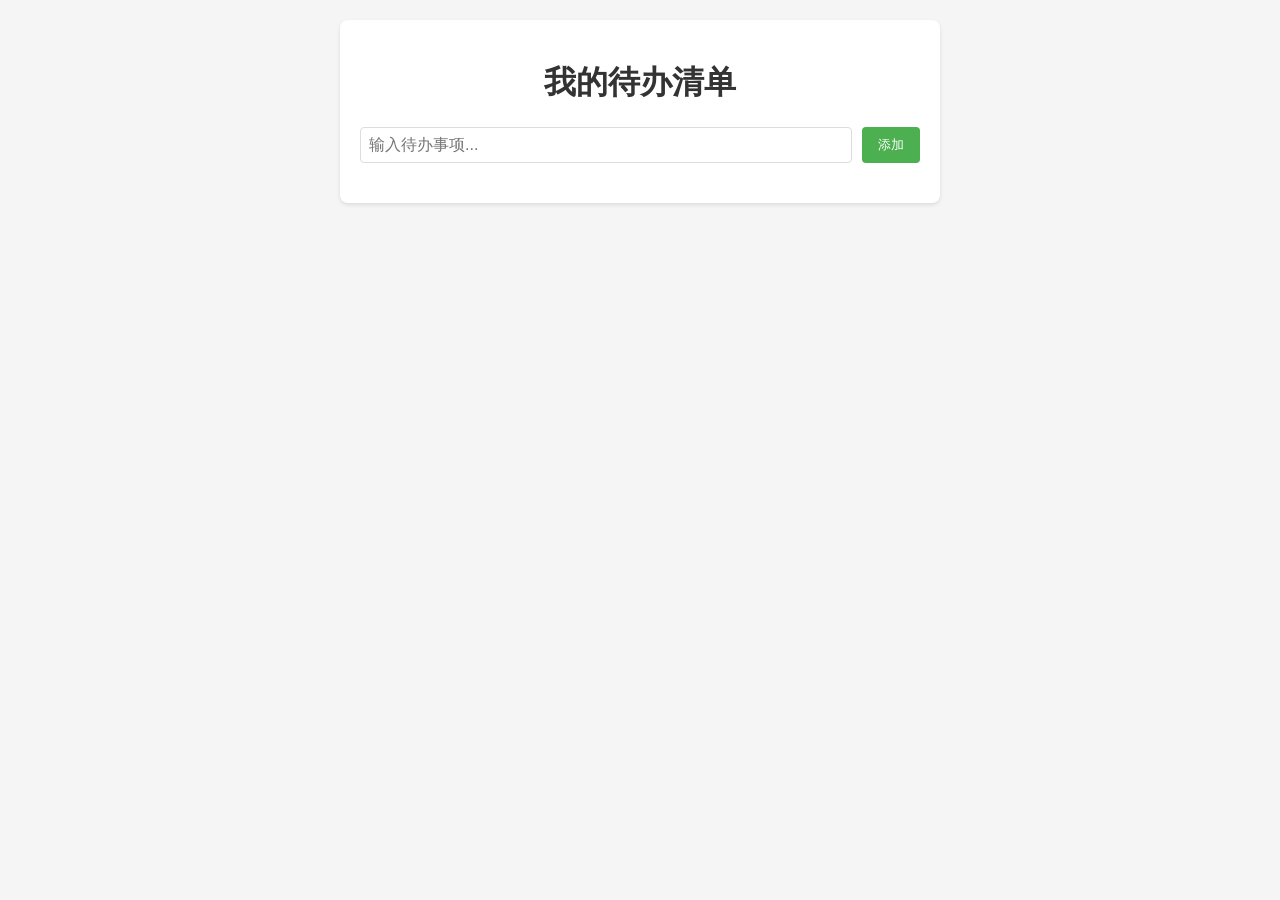
<file: index.html>
<!DOCTYPE html>
<html lang="zh-CN">
<head>
    <meta charset="UTF-8">
    <title>Simple Todo List</title>
    <link rel="stylesheet" href="style.css">
</head>
<body>
    <div class="container">
        <h1>我的待办清单</h1>
        <div class="input-area">
            <input type="text" id="todoInput" placeholder="输入待办事项...">
            <button onclick="addTodo()">添加</button>
        </div>
        <div id="todoList" class="todo-list"></div>
    </div>
    <script src="app.js"></script>
</body>
</html>
</file>
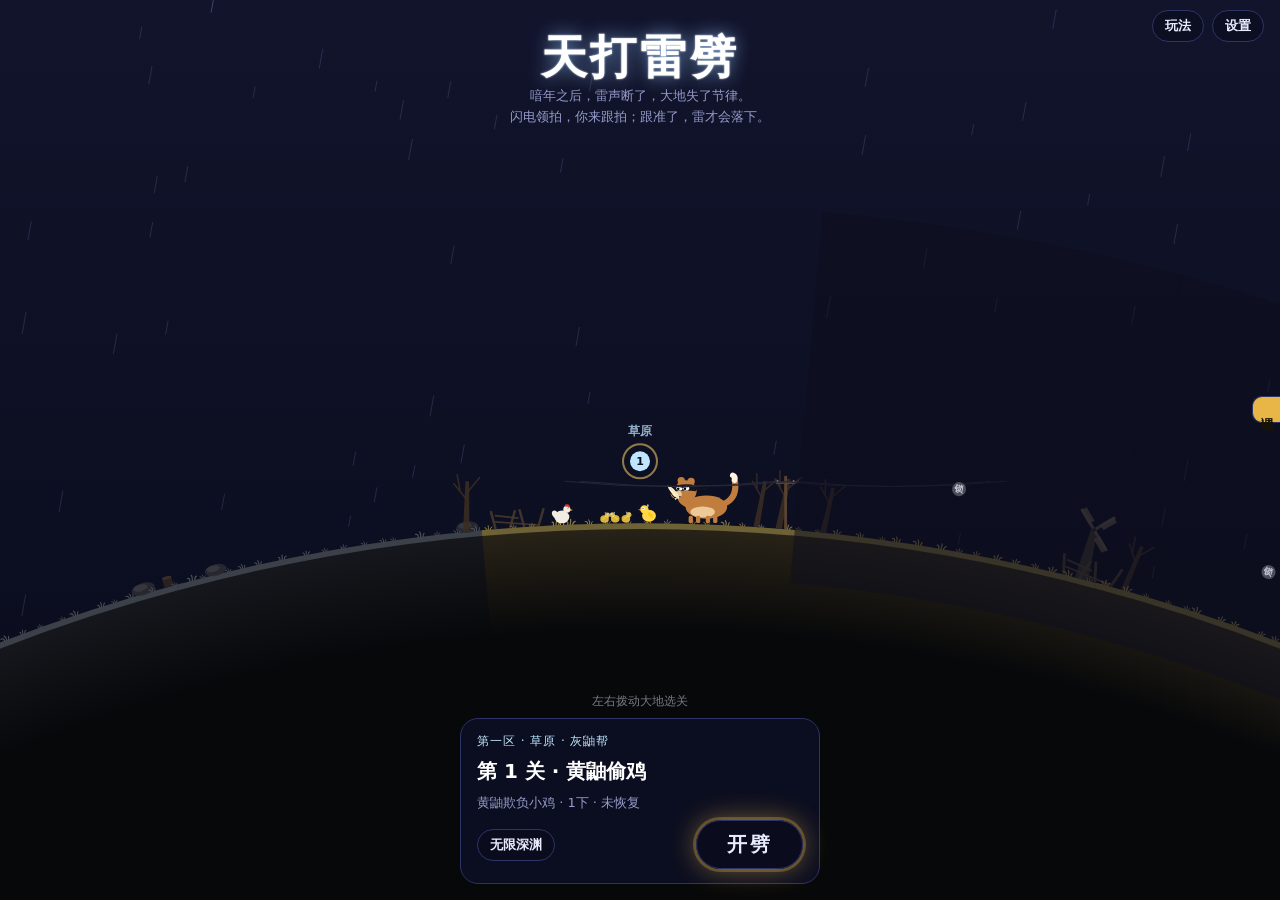
<file: tianda-rhythm/index.html>
<!doctype html>
<html lang="zh-CN">
<head>
<meta charset="utf-8">
<meta name="viewport" content="width=device-width,initial-scale=1,viewport-fit=cover">
<meta http-equiv="Cache-Control" content="no-cache">
</head>
<body>
<title>天打雷劈 节奏版</title>
<style>
/* Layout: full-bleed storm canvas; HUD pinned to the safe edges; rhythm lane drawn on canvas above the bottom hint */
:root{
  --night:#0a0c1d; --storm:#1b1f3f; --panel:rgba(13,15,36,.9); --line:#2e3466;
  --volt:#bfe6ff; --volt-hot:#ffffff; --amber:#ffc94a; --alarm:#ff4d5e; --ink:#e9ecff; --mute:#959bc8;
  --display:"PingFang SC","Hiragino Sans GB","Microsoft YaHei",system-ui,sans-serif;
  --body:system-ui,-apple-system,"PingFang SC","Microsoft YaHei",sans-serif;
  color-scheme:dark;
}
html,body{height:100%;margin:0;overflow:hidden;background:var(--night);color:var(--ink);font-family:var(--body);
  touch-action:none;-webkit-user-select:none;user-select:none;-webkit-tap-highlight-color:transparent}
[hidden]{display:none!important}
canvas{position:fixed;inset:0;display:block}
.hud{position:fixed;left:0;right:0;top:0;padding:calc(env(safe-area-inset-top,0px) + 12px) 16px 0;
  display:flex;justify-content:space-between;align-items:flex-start;gap:12px;pointer-events:none}
.hud-l{display:grid;gap:2px;min-width:0}
.lv{font-family:var(--display);font-weight:700;font-size:20px;letter-spacing:.04em;color:var(--volt-hot)}
.tg{font-size:12px;color:var(--mute)}
.hud-r{display:grid;justify-items:end;gap:6px}
.chip{font-size:12px;font-weight:700;padding:3px 10px;border-radius:999px;border:1px solid var(--line);color:var(--volt);background:rgba(10,12,29,.6);letter-spacing:.06em}
.chip.y{color:#1b1400;background:var(--amber);border-color:var(--amber)}
.chip.r{color:#fff;background:var(--alarm);border-color:var(--alarm)}
.prog{font-size:12px;color:var(--mute);font-variant-numeric:tabular-nums}
.prog b{color:var(--ink);font-size:15px}
.bottom{position:fixed;left:0;right:0;bottom:0;padding:0 16px calc(env(safe-area-inset-bottom,0px) + 18px);
  display:grid;justify-items:center;gap:10px;pointer-events:none}
.bottom.mid{bottom:auto;top:54%}
.hint{font-size:13px;color:var(--mute);text-align:center;max-width:32em;min-height:1.4em}
.btn{pointer-events:auto;font-family:var(--display);font-weight:700;font-size:22px;letter-spacing:.12em;border:0;border-radius:14px;
  padding:12px 34px;background:var(--amber);color:#1b1400;cursor:pointer;box-shadow:0 0 0 3px rgba(255,201,74,.25),0 0 28px rgba(255,201,74,.45)}
.btn:focus-visible,.panel button:focus-visible{outline:3px solid var(--volt);outline-offset:2px}
.btn:active{transform:translateY(1px)}
.panel{position:fixed;left:50%;top:50%;transform:translate(-50%,-50%);width:min(380px,calc(100% - 32px));max-height:calc(100% - 48px);overflow:auto;
  box-sizing:border-box;padding:24px 22px;border-radius:20px;background:var(--panel);border:1px solid var(--line);
  backdrop-filter:blur(6px);-webkit-backdrop-filter:blur(6px);display:grid;gap:14px}
.panel h1{margin:0;font-family:var(--display);font-weight:800;font-size:52px;line-height:1;letter-spacing:.08em;color:var(--volt-hot);
  text-shadow:0 0 18px rgba(150,200,255,.7),0 0 2px #fff;text-wrap:balance}
.sub{margin:0;font-size:14px;line-height:1.7;color:var(--ink)}
.how{margin:0;padding-left:1.3em;display:grid;gap:4px;font-size:13px;line-height:1.55;color:var(--mute)}
.how b{color:var(--ink);font-weight:700}
.levels{display:grid;gap:6px}
.levels .grp{font-size:12px;color:var(--mute);letter-spacing:.08em;margin-top:6px}
.levels .grp:first-child{margin-top:0}
.levels button,.btns button{font-family:var(--body);font-size:15px;font-weight:700;text-align:left;cursor:pointer;
  border-radius:12px;border:1px solid var(--line);background:#161a38;color:var(--ink);padding:10px 14px;display:flex;justify-content:space-between;align-items:center;gap:10px}
.levels button span{font-weight:400;font-size:12px;color:var(--mute)}
.levels button:hover,.btns button:hover{border-color:var(--volt)}
.levels button.best span{color:var(--amber)}
.grade{font-family:var(--display);font-weight:800;font-size:64px;line-height:1;letter-spacing:.1em;text-align:center;color:var(--volt-hot);text-shadow:0 0 22px rgba(150,200,255,.75)}
.grade.miss{color:var(--mute);text-shadow:none}
.rline{text-align:center;font-size:14px;color:var(--ink);margin:0}
.score{text-align:center;font-variant-numeric:tabular-nums;color:var(--mute)}
.score b{font-size:40px;color:var(--amber);font-family:var(--display);font-weight:700}
.stars{text-align:center;font-size:26px;letter-spacing:.2em;color:var(--line)}
.stars .on{color:var(--amber)}
.rows{margin:0;display:grid;grid-template-columns:1fr auto;gap:6px 12px;font-size:13px}
.rows dt{color:var(--mute)}
.rows dd{margin:0;text-align:right;font-variant-numeric:tabular-nums;color:var(--ink)}
.rows dt small{display:block;font-size:11px;opacity:.75}
.btns{display:grid;grid-template-columns:1fr 1fr;gap:8px}
.btns button{justify-content:center}
.btns .primary{background:var(--amber);color:#1b1400;border-color:var(--amber)}
.btns .ghost{grid-column:1/-1;background:transparent}
.sound{position:fixed;right:16px;bottom:calc(env(safe-area-inset-bottom,0px) + 14px);pointer-events:auto;font-size:12px;
  background:rgba(10,12,29,.6);color:var(--mute);border:1px solid var(--line);border-radius:999px;padding:4px 10px;cursor:pointer}
.ver{margin:0;font-size:11px;color:var(--mute);text-align:center;opacity:.8}
.setbtn{font-family:var(--body);font-size:14px;font-weight:700;cursor:pointer;border-radius:12px;border:1px dashed var(--line);background:transparent;color:var(--volt);padding:10px 14px}
.settings{z-index:20;touch-action:auto}
.notice{z-index:15}
.pausep{z-index:18}
.pausep h2{margin:0;font-family:var(--display);font-size:26px;color:var(--volt-hot);text-align:center}
.pausep .sub:empty{display:none}
.pausebtn{right:auto;left:16px}
.notice h2{margin:0;font-family:var(--display);font-size:24px;color:var(--amber)}
.notice .sub{white-space:pre-line}
.settings h2{margin:0;font-family:var(--display);font-size:24px;color:var(--volt-hot)}
.settings .vol{display:grid;grid-template-columns:1fr;gap:6px;font-size:14px;font-weight:700}
.settings .vol{grid-template-columns:minmax(0,1fr) auto}
.settings .vol span{grid-column:1/-1}
.settings small{display:block;font-weight:400;font-size:12px;color:var(--mute)}
.settings input[type=range]{width:100%;accent-color:var(--amber);touch-action:auto;min-height:28px}
.settings .vol b{font-variant-numeric:tabular-nums;color:var(--amber);min-width:2.5em;text-align:right;align-self:center}
.settings .lyhead{margin:4px 0 -4px;font-size:13px;font-weight:700;color:var(--volt)}
.settings .chk{display:flex;gap:10px;align-items:flex-start;font-size:14px;font-weight:700;cursor:pointer}
.settings .chk input{width:22px;height:22px;accent-color:var(--amber);margin:0;flex:none}
.gift{position:fixed;inset:0;z-index:16;background:radial-gradient(ellipse at 50% 40%,rgba(18,20,44,.94),rgba(4,5,12,.97));display:flex;flex-direction:column;align-items:center;justify-content:center;gap:14px;padding:calc(env(safe-area-inset-top,0px) + 16px) 16px calc(env(safe-area-inset-bottom,0px) + 16px);box-sizing:border-box}
.gift canvas,.gift img{position:static;display:block;width:min(100%,340px,calc((100vh - 150px)*0.714));height:auto;aspect-ratio:900/1260;border-radius:10px;box-shadow:0 18px 50px rgba(0,0,0,.6)}
.gift img{-webkit-touch-callout:default;user-select:auto;-webkit-user-select:auto}
.gift .gbtns{display:flex;gap:10px;justify-content:center;flex-wrap:wrap}
.gift .gbtn{font-family:var(--body);font-size:15px;font-weight:700;cursor:pointer;border-radius:12px;border:1px solid var(--line);background:#161a38;color:var(--ink);padding:10px 18px}
.gift .gtip{margin:0;font-size:12px;color:var(--mute)}
.gift.in canvas{animation:gin .7s cubic-bezier(.2,1.2,.4,1)}
@keyframes gin{0%{transform:translateY(40px) scale(.9);opacity:0}100%{transform:none;opacity:1}}
@media (prefers-reduced-motion:reduce){.gift.in canvas{animation:none}}
.mapbox{display:grid;gap:4px}
.maphead{display:flex;align-items:center;justify-content:space-between;gap:8px}
.maphead b{font-size:14px;color:var(--volt);letter-spacing:.06em;text-align:center;flex:1}
.maphead .arr{width:34px;height:30px;border-radius:10px;border:1px solid var(--line);background:#161a38;color:var(--ink);font-size:20px;line-height:1;cursor:pointer}
#map{position:static;display:block;width:100%;height:170px;touch-action:manipulation;cursor:pointer}
.pick{display:grid;gap:2px;text-align:center}
.pick b{font-family:var(--display);font-size:17px;color:var(--volt-hot)}
.pick span{font-size:12px;color:var(--mute)}
#startLv{justify-self:center}
#startLv:disabled{opacity:.4}
.mrow{display:grid;grid-template-columns:1fr 1fr;gap:8px}
.mrow .setbtn{font-size:13px;padding:9px 8px}
.rline{white-space:pre-line}
/* ---- map-style title screen: the game world itself, with a small card ---- */
.mapui{position:fixed;inset:0;pointer-events:none;z-index:5}
.mapui .mtitle{position:absolute;left:0;right:0;top:calc(env(safe-area-inset-top,0px) + 34px);text-align:center;display:grid;gap:6px;padding:0 16px}
.mapui .mtitle h1{margin:0;font-family:var(--display);font-weight:800;font-size:46px;line-height:1;letter-spacing:.08em;color:var(--volt-hot);text-shadow:0 0 18px rgba(150,200,255,.7),0 0 2px #fff}
.mapui .mtitle p{margin:0;font-size:13px;line-height:1.6;color:var(--mute)}
.mapui .mtop{position:absolute;right:16px;top:calc(env(safe-area-inset-top,0px) + 10px);display:flex;gap:8px;pointer-events:auto}
.mapui .mtop button,.mapui .mrow2 button{font-family:var(--body);font-size:13px;font-weight:700;cursor:pointer;border-radius:999px;border:1px solid var(--line);background:rgba(10,12,29,.7);color:var(--ink);padding:6px 12px}
.mapui .mcard{position:absolute;left:50%;transform:translateX(-50%);bottom:calc(env(safe-area-inset-bottom,0px) + 16px);width:min(360px,calc(100% - 32px));box-sizing:border-box;padding:14px 16px;border-radius:18px;background:rgba(13,15,36,.88);border:1px solid var(--line);backdrop-filter:blur(6px);-webkit-backdrop-filter:blur(6px);display:grid;gap:8px;pointer-events:auto;transition:opacity .25s,transform .25s}
.mapui .mcard.fade{opacity:.35}
.mapui .mreg{font-size:12px;color:var(--volt);letter-spacing:.08em}
.mapui .mname{font-family:var(--display);font-size:20px;font-weight:800;color:var(--volt-hot)}
.mapui .msub{font-size:13px;color:var(--mute);line-height:1.5}
.mapui .mrow2{display:flex;gap:8px;align-items:center;justify-content:space-between}
.mapui .mrow2 .btn{font-size:20px;padding:10px 30px}
.mapui .mrow2 .btn:disabled{opacity:.4}
.mapui .mhint{position:absolute;left:0;right:0;text-align:center;font-size:12px;color:rgba(233,236,255,.5);bottom:calc(env(safe-area-inset-bottom,0px) + 190px)}
.help{z-index:19}
/* ---- debug side panel ---- */
.dbgtab{position:fixed;right:0;top:44%;z-index:31;writing-mode:vertical-rl;font-size:12px;font-weight:700;letter-spacing:.2em;padding:10px 5px;border-radius:10px 0 0 10px;border:1px solid var(--line);border-right:0;background:rgba(255,201,74,.9);color:#1b1400;cursor:pointer}
.dbg{position:fixed;right:0;top:0;bottom:0;width:min(320px,88vw);z-index:30;box-sizing:border-box;padding:calc(env(safe-area-inset-top,0px) + 14px) 12px calc(env(safe-area-inset-bottom,0px) + 14px);background:rgba(8,10,24,.95);border-left:1px solid var(--line);overflow:auto;transform:translateX(102%);transition:transform .25s;touch-action:auto;display:grid;gap:8px;align-content:start}
.dbg.open{transform:none}
.dbg h3{margin:4px 0 0;font-size:13px;color:var(--amber);letter-spacing:.06em}
.dbg .row{display:grid;gap:6px;padding:9px 10px;border-radius:12px;background:#12152e;border:1px solid var(--line)}
.dbg .rtop{display:flex;align-items:center;gap:8px;font-size:13px;font-weight:700;color:var(--ink)}
.dbg .rtop input[type=checkbox]{width:20px;height:20px;accent-color:var(--amber);flex:none;margin:0}
.dbg .rtop span{flex:1;line-height:1.35}
.dbg .rtop .try{font-size:12px;border-radius:8px;border:1px solid var(--line);background:#1b1f3f;color:var(--volt);padding:3px 8px;cursor:pointer}
.dbg .note{font-size:11px;color:var(--mute);line-height:1.45}
.dbg .vd{display:flex;gap:4px}
.dbg .vd button{flex:1;font-size:12px;border-radius:8px;border:1px solid var(--line);background:transparent;color:var(--mute);padding:4px 0;cursor:pointer}
.dbg .vd button.on.y{background:#2f6b2c;color:#fff;border-color:#2f6b2c}
.dbg .vd button.on.n{background:#7a2a33;color:#fff;border-color:#7a2a33}
.dbg .vd button.on.u{background:#3a3f6a;color:#fff;border-color:#3a3f6a}
.dbg .sl{display:flex;align-items:center;gap:8px;font-size:12px;color:var(--mute)}
.dbg .sl input{flex:1;accent-color:var(--amber)}
.dbg .sl b{color:var(--amber);min-width:3.6em;text-align:right;font-variant-numeric:tabular-nums}
.dbg .copy{font-family:var(--display);font-size:16px;font-weight:700;border:0;border-radius:12px;padding:11px;background:var(--amber);color:#1b1400;cursor:pointer}
.dbg textarea{width:100%;box-sizing:border-box;min-height:160px;font-size:12px;background:#0d0f24;color:var(--ink);border:1px solid var(--line);border-radius:10px;padding:8px;user-select:text;-webkit-user-select:text}
.dbg .ok{font-size:12px;color:#7fd17f;text-align:center;min-height:1.2em}
@media (max-height:620px){.panel h1{font-size:40px}.grade{font-size:48px}}
</style>

<canvas id="c" aria-label="游戏画面"></canvas>

<div class="hud" id="hud" hidden>
  <div class="hud-l"><div class="lv" id="lvName"></div><div class="tg" id="tgName"></div></div>
  <div class="hud-r"><div class="chip" id="chip">画面稳定</div><div class="prog">第 <b id="prog">1</b> / <span id="progMax">8</span> 轮</div></div>
</div>

<div class="bottom" id="bottom" hidden>
  <div class="hint" id="hint"></div>
  <button class="btn" id="go" hidden>开劈</button>
</div>
<button class="sound" id="sound" hidden>音量</button>
<button class="sound pausebtn" id="pauseBtn" hidden>暂停</button>

<div class="mapui" id="mapui" hidden>
  <div class="mtitle"><h1>天打雷劈</h1><p>喑年之后，雷声断了，大地失了节律。<br>闪电领拍，你来跟拍；跟准了，雷才会落下。</p></div>
  <div class="mtop"><button id="mcHelp">玩法</button><button id="mcSet">设置</button></div>
  <div class="mhint" id="mcHint">左右拨动大地选关</div>
  <div class="mcard" id="mcard">
    <div class="mreg" id="mcReg"></div>
    <div class="mname" id="mcName"></div>
    <div class="msub" id="mcSub"></div>
    <div class="mrow2"><button id="mcCore">无限深渊</button><button class="btn" id="mcGo">开劈</button></div>
  </div>
</div>
<section class="panel help" id="help" hidden>
  <h2 style="margin:0;font-family:var(--display);font-size:22px;color:var(--volt-hot)">玩法</h2>
  <ol class="how">
    <li>点一下<b>目标</b>，再按<b>开劈</b></li>
    <li>闪电敲低沉的“咚”时，<b>先听，别点</b></li>
    <li>画面一暗就轮到你：小球外的<b>金色圆圈缩到和小球一样大</b>时点它</li>
    <li><b>最大的球别点</b>，它在给闪电带路</li>
    <li>连续“真准”会叠加节奏；头目要雷够粗才劈得倒</li>
  </ol>
  <p class="ver" id="verLine2"></p>
  <button class="btn" id="helpOk">知道了</button>
</section>
<button class="dbgtab" id="dbgTab">调试</button>
<aside class="dbg" id="dbg" aria-label="调试栏">
  <div id="dbgList" style="display:grid;gap:8px"></div>
  <button class="copy" id="dbgCopy">一键复制我的选择</button>
  <div class="ok" id="dbgOk"></div>
  <textarea id="dbgText" readonly hidden></textarea>
</aside>

<section class="panel" id="menu">
  <h1>天打雷劈</h1>
  <p class="sub">喑年之后，雷声断了，大地失了节律。<br>闪电领拍，你来跟拍；跟准了，雷才会落下。</p>
  <ol class="how">
    <li>点一下<b>目标</b>，再按<b>开劈</b></li>
    <li>闪电敲低沉的“咚”时，<b>先听，别点</b></li>
    <li>画面一暗就轮到你：小球外的<b>金色圆圈缩到和小球一样大</b>时点它，发出清脆的“叮”</li>
    <li><b>最大的球别点</b>，它在给闪电带路</li>
  </ol>
  <div class="mapbox">
    <div class="maphead"><button class="arr" id="regPrev" aria-label="上一个区域">‹</button><b id="regName"></b><button class="arr" id="regNext" aria-label="下一个区域">›</button></div>
    <canvas id="map" aria-label="关卡地图：点一个节点选关"></canvas>
    <div class="pick"><b id="pickName"></b><span id="pickSub"></span></div>
  </div>
  <button class="btn" id="startLv">开劈</button>
  <div class="mrow"><button class="setbtn" id="coreBtn">无限深渊</button><button class="setbtn" id="openSet">音量和设置</button></div>
  <p class="ver">版本 10月19日 21:30 · 调试栏、圆环选关、领唱收尾、深渊蓄力</p>
</section>

<section class="panel settings" id="settings" hidden>
  <h2>音量和设置</h2>
  <label class="vol" for="v_music"><span>背景音乐<small>音节开头的“嗒”、沙锤、贝斯、拍手</small></span><input type="range" id="v_music" min="0" max="100" step="5"><b id="l_music">100</b></label>
  <label class="vol" for="v_fx"><span>闪电音效<small>闪电的“咚”、你的“叮”</small></span><input type="range" id="v_fx" min="0" max="100" step="5"><b id="l_fx">50</b></label>
  <label class="vol" for="v_strike"><span>劈下来的声音<small>慢动作、炸裂、雷声</small></span><input type="range" id="v_strike" min="0" max="100" step="5"><b id="l_strike">10</b></label>
  <label class="vol" for="v_bpm"><span>速度<small>每分钟多少拍，所有关卡统一；下一局开始生效</small></span><input type="range" id="v_bpm" min="60" max="160" step="2"><b id="l_bpm">130</b></label>
  <p class="lyhead">加强节奏（可单独开关）</p>
  <label class="chk" for="ly_kick"><input type="checkbox" id="ly_kick"><span>低音鼓<small>每拍一下“咚”，推着节奏往前走</small></span></label>
  <label class="chk" for="ly_snare"><input type="checkbox" id="ly_snare"><span>反拍军鼓<small>第 2、4 拍“啪”，强弱更分明</small></span></label>
  <label class="chk" for="ly_thick"><input type="checkbox" id="ly_thick"><span>更厚的闪电“咚”<small>加一层超低音和电流尾巴</small></span></label>
  <p class="lyhead">连准叠加（连续“真准”每 4 下升一档，最多 4 档；一次不准就清零）</p>
  <label class="chk" for="cb_tap"><input type="checkbox" id="cb_tap"><span>击打声变厚<small>每升一档，你的击打声多一层和声</small></span></label>
  <label class="chk" for="cb_busy"><input type="checkbox" id="cb_busy"><span>背景节奏变密<small>依次加入细碎踩镲、行进贝斯、和弦、开镲</small></span></label>
  <label class="chk" for="cb_big"><input type="checkbox" id="cb_big"><span>最后一击更响<small>档位越高，劈下时越重、震得越狠</small></span></label>
  <label class="chk" for="skipIntro"><input type="checkbox" id="skipIntro"><span>跳过开场<small>选完关卡直接开始，不用点坏蛋、按开劈</small></span></label>
  <button class="btn" id="closeSet">好了</button>
</section>

<section class="panel notice" id="notice" hidden>
  <h2 id="noticeTitle">变奏练习</h2>
  <p class="sub" id="noticeText"></p>
  <button class="btn" id="noticeOk">知道了，开始</button>
</section>

<section class="panel pausep" id="pause" hidden>
  <h2 id="pauseTitle">暂停</h2>
  <p class="sub" id="pauseText"></p>
  <div class="btns">
    <button id="pResume" class="primary">继续</button>
    <button id="pRestart">重来</button>
    <button id="pMenu" class="ghost">回到选关</button>
  </div>
</section>

<section class="gift" id="gift" hidden>
  <canvas id="giftCard" width="900" height="1260" aria-label="谢礼卡"></canvas>
  <img id="giftImg" alt="谢礼卡图片" hidden>
  <p class="gtip" id="giftTip" hidden>长按图片可保存到相册</p>
  <div class="gbtns"><button class="btn" id="giftOk">收下</button><button class="gbtn" id="giftSave">存成图片</button></div>
</section>

<section class="panel" id="result" hidden>
  <div class="grade" id="rGrade">天罚</div>
  <p class="rline" id="rLine"></p>
  <div class="score"><b id="rScore">0</b> / 100</div>
  <div class="stars" id="rStars"></div>
  <dl class="rows" id="rRows"></dl>
  <div class="btns">
    <button id="rAgain">再来一次</button>
    <button id="rNext" class="primary">下一关</button>
    <button id="rMenu" class="ghost">回到选关</button>
  </div>
</section>
<script>
const SAMPLES = {"slow": "SUQzBAAAAAABBFRYWFgAAAASAAADbWFqb3JfYnJhbmQAbXA0MgBUWFhYAAAAEQAAA21pbm9yX3ZlcnNpb24AMQBUWFhYAAAAIAAAA2NvbXBhdGlibGVfYnJhbmRzAGlzb21tcDQxbXA0MgBUU1NFAAAADwAAA0xhdmY2MC4xNi4xMDAAAAAAAAAAAAAAAP/zcMAAAAAAAAAAAABJbmZvAAAADwAAAP8AAJzVAAQHCQwOERMWGBseICMlKCotLzI1Nzo8P0FERklLTlFTVlhbXWBiZWhqbW9ydHd5fH6BhIaJi46Qk5WYm52goqWnqqyvsbS3uby+wcPGyMvO0NPV2Nrd3+Lk5+rs7/H09vn7/gAAAABMYXZjNjAuMzEAAAAAAAAAAAAAAAAkAwYAAAAAAACc1cPCCUsAAAAAAAAAAAAAAAAA//NgxAAfYVIAAVvAAAwrMWSjdpg6ioOWcgc+GQpJq6iZuHjoSAhdk8Nw/fgBDAwACMRETExMxEPAQmzYGARhQYAhBlJkQaCF2GCRTnzblqkZZRSuX3IYhy9KH8fx/JZjTxunsYYYYYYYc/PPPVSksbjEsw3T09vuq9PbB/1h/4Pn1Ah/5cP/5D8u9RLPJVZLUKxIAEdFKRV1RF9w//NixBEkEvKIX5loAGWwQ5Zngpuj6ayX7vjwjljx7WTATw1C8B3GQFgOhJDwNGBCR5idDwPCQHGXjyhMB7pHBxjeaMaGii4xOE5JdRoS5THsZGyZxmQu5saFA1MjQxK5rSOqbehl91IGiZvUdTp3Qp//23TQdTqPXTUby/dmoomX//2/X/KCdM3vrSTVBEwJHBJIDQMW8DhOgp4SRf/zYsQQItpqoAGZeAAvBpIRpCxcSBAFMDCVlq5ySJjDtiD7H4cbbpBv6lgUUAhasifv3Kbaca2fW8R90izUtqnmhagRY8OBnPzmDSF9V3W/+/ilPem8Wtnf18b1/9/4f77/d8aiSRI7Z9X8WkaW31fW/n4x///3Bwj0fbUAxEEcqRK26fdE//LKDLSTkHARxE5RnRKiAykokRDJbMj/82LEFCQ7YqQ32VACrxhiiIRrkAWIJYhKoBaZDz1XKSAZ8cEG5YfsWAKERhCXLCJFIllB8PycKMoP2GCmiHJTWco5bP5Be6q5pBmVeo9chMMMmqxiKixgYiLOmFDm3zTXdlVt6m2feqOj1mWOXbX/OXQ4z/fTudRH85qH/RWc1yeFIdZVP1HmHSMRU3GBpnqphwwYkOwFCIZzuCTo//NgxBMj02KUDtGHROPVCEzzULBBCMSgUXo34JiKeMAo1IKrSTFppiaQPlkxYqxuOIL3s4tS3IRUmWgdm3nwTZoP02oaypHQk0RI7pGWj7r2i96lyl65b/1y/9+HmUyz9/PBL5Q3I/9D5Z+2X08mL/+dbXtP6s7P5SvbI9Qj/z5VmNI5ym8503LVAZKbLJM+CzrgcVCDTysLKpnI//NixBIjgl6YFtmHRKDy6YAjIJ04jNS8VLDAy9VaRxJStleYkslvsmDWJWyguA5cre65xhAkCapM3opHHfiOLdv1HviK1shuIrVPFbMV/OqWbm4HdfdPQEAovzxBVz+5f9asx6ER2+ZfvVpuTX/c7k5mYISCpv+JY9JLbapTzaGvslkuKkp5V5MFbbkku9RFAmxHVTL8gdiqP+U4mP/zYsQUIEpezN7CRp6RKDplzZY0oHQyqI7BcjEpWdQ4wJ68Kjrko+tifQzEerNI6NrFl5SQRnKiKi9BMMDF8OucFG9DmlBDEIk97/1TQvXYjNCVe5Q592I9FkqaGFcVUPdo1pQ4O7GUsWsy4CxV8US8s2Be3NLtNWO1KgAgabcsu/bAhg5YQtBGgl8A4XtSX87mmCuCwQodJoGrjMf/82LEIh+TUtmeekS6yBs97GO69zBLFKHlBZVizH0qvcLSHnfJ37bMuq3EQlUjzq2dbLFsdFqJCeTBC2Bs8zMy9OS2i2md4xCECsccMEYv+f7EaIw7q+jfKvVC2NblEcMFRPuIoU9fe3pqGt7d3Z4iARXYEvNONMVWIVA/UXR8glebqbuTdLk1KKlA3/JoRY7eHiPycH6LtpDn/TZY//NgxDMeq6bMNsJEzxrBO1bv+zFlbU1UOjsotjMzsrOr+dvRKNu8ttGvnq3q15uQxyFsX+/52vnRnT1ZO507ZCNXGXqxhB2N/T9QnaMKl3tOE6n2zTtOSS7rYeMX1D6iKb7UFxkgaTqu5mKxPDcHo/PFReJ2bYwTxRMWaA1+wu216BTNH7qa1KCDVJsTk5HeY8/9j++bJT2qLd2+//NixEcgAyLQPsMEvt1QCYIJNbJIRsgp90CjssGVGqWDOl9qPzFyIaSltHo/q6K3Kqrmnl/fRmb8ORTy+SQc6/Oqyy0U6QpNyS7qPCo0zomiIp4Kmny/lW8wT25S7VKEqVMhUnsXJqvTuB0+52bwpLkC+6iTY9MN13ZfxD+pVsqHc46A8QFd6Ac2RUV9LJSjujqwxDnI+jFep5rGOf/zYsRXH5se0D7CxJ71VsqXVXO5COKdF7a+rJ67bdtHNk8UHTxw7XFXpRFxzpYfVYSdbPUKCty2mAHwDGEkeCgmjlzC/RW6qmMtSNTZ0eL9X/L//+Mx1NlBG5QfNyUkyTBnQ2sx/1a8oUgydZP2gxG3PkAkIzxGT0gXR74LtqR3L3cuajE0kCiZtSJGsSRY6jLe5PbnsLnWXmw9Qyn/82LEaB87SuwWWFL/BJiyxm97t5+ZYQf4BHSEDMM0jX/nBFUxM3jSJYmS+pWSy5NdoJfWE7dSaYpapV9P5fWDUY6dROQLr0+AEa5kxlExVbINFoxyurKqIzlqpHV63NYxjHUpczb28pn7P9DGc3YpStMY0zoaZ1KWhkMpZv//38rVEtJb12XhqKFg0POgqG5tCw6sNCI8dEQFCR3+//NgxHsfAs7I1ssEkCVqI+ATB+X3VItMtbDBVIfriu8Mas1HQtcSIC8TKEOIEz+9RgfW8NYvO3aDNMiufqXt++6lkq9Cbq+bviXT+nvuniae0/0R70m6v3gwsgx6PRJiXY/SCTyBwuouhguQKiMHgoNYcfTkLVxO8U/zejtVX2QNtHkgyXCJvzmQP0IDmb3JI5d0MJjfCalM7Fct//NixI4fav7IBMMQUBTLkIQvdgxCjxdEeboAnc/L1sgRJNepvEHlcWWDpWA3yaZtxmJGBk+d+TE+bP0u/mrHS2jGual3+ZRulGz6fxrwzqy7Vs1/pN+fSjs2q9WQ9Ydh0mNqR1v/9o0L4GDn37+X/kHNgqiLI47xgUl/dQIRfcltt3XKuF/ZBxFJtxdRlTpk1BQXPVHINGkSmx+abv/zYsSgH5te8Z5hhpdSZJEiSYfop6xsNnlf7oHU+cZ/ObIpoQn8zrQ4E+g0YorvIEHShFQG2c3Jcjnu18WyGwyZnUD0MOlKJRwQAZAPBtI0GRxRtYgCJALJp3Sg17v9MdIlDhwgt59U/UoCUnJbtz1NkGk2m8kFHlJbiOUB7LTrW4Ttn1L7VfKH/OiCPUVvPb/L/J4d3/bvxtrIeUb/82LEsR9aYu2eeYaeSVwnaQhLJ5PKm/ZRbgRHV3skTqbYlK0lUidhEMlXCIPqI1YaG1LIZDu4H4W9lf0UJlLBmi7FG5nqXw3zYSagemkTIlZwII1BrDhKIt5rlxRTmrZI0GKrWKOjSxF9Hsh6pOVmNw9zAJ2aBjF9M9KLofYkhLzhJUpZFKul9qVrEo0acLT4TpDz8P8vjAf7ZuXG//NgxMM6VBbgXnpe/jP1//ntjulPq0FdHail1K3PHytVzRVSq5Qu3jGuIL5ulgbiWw4R6hAp0qFTQUSg0kALjTGhgEUKgEEl4hFQgKWABjAMa0lO4TxPgW9LwOwuaWtla5AyHsMciGnrUFrYVZjyyNkp973Dy9DYufiRv4KDyUoToHMqXSwWSmRcbgJtuHjr3sMMAzWiUKGmDxqq//NixGgikYqsDtMHJKgicOLHgu4VoRFCWGkgKgKsC+QfXCo31SzSz+HX33loK2uqAkpOogmoRn+DioY0pkw5kwCNC9brVsC0SHIBFJm+vFZi3aIIVID1sMPt1aRpjow9FaPAMhgZ0NwJhpwqpcCBAyC/GE0sSXKtU1BZ9zMUbnV8zoLCklmEi9FPCiCowy3L5/NNliSFV6pRv/kP3f/zYsRtJEJusBbSBxZefEEk1IPUQoTEICN4uKHr865KcyRCpl/D8q752gRD5JrEhWoNVpyiiBThO4wMHFBQEGiNaQnRefTBhprkOXNtQp7bNXcaNMWs8QlBLDXA089vJmabZiBmbhBfB5lKjRB8Nep9ZiK5AxqELJzj09Ey/MivoAp7Mg+bld5OH7zM4f5XP+YulYcY+ijfnb/whiP/82DEbB7CpsQ2yYbyJtLKiZoAfEpoyodEBDtuAZJySXeIFuEvejyEJkAPosuKgHkMFWZSDFHCWl4nMyX7vQZ+SU1X/LdRJjTo8KSJ45YxTjkpVUkW8RYyoZnKJtMxGKFhTGcRd7HFHDJBKcmY2MfV9TC7K1yzk1yoSp5a24mZSPf/aY31RioVnV3Mh77sZldGHugj9Exb7LIJavj/82LEgB8zKtRewwpe5ssAMIB3kjk/QaJHpvErJbgmKstoDrSNQVoGDE4GgSNFJbMfoqOJA0CGo80eJWGkKUaxJ31R2eilxcmpxix9DEtIo34a3jF5GNVXzC86wNeeVv/4r9d7QRauxh0/HkLFUOmIiIUNpPZ71Tz5OKvvP5JhIANrLONqqopqIUnG5uzyuHujo0ZBOkTLXGtXGBNH//[base64]/sP/zYsSlHgmm1D7CRKr8aLFPV/TIq6XdAYhbofmXsRza+CAVBd5BnSy1vNloldNPvIrHfqrfFTQkEhomdOnFLSoUEYmQjLJMEkvKFXf37eXqvLrAgRAjhsIqAbr3Nuz4LjL4MERVLmQmLqPVba+nhh+GvxU8ty6dkvaiKSNB/5gFqT85QdrzUgQNar20oFl4VKG7bs62jX1ndXEGWRH/82DEvB3aRtBWwwSWkORzr0frWi6vb/1X5qkW+ZymdEIm3rt0uzmQqHCzpoSlyxMFwKKuPJctqMl/HicEKlC9apoWXQQGSbkl/iSsZ0C/pOIudMOssPjVWzTqZQK+XjM11jk4+Yzpslt+S2Bp7/acLMFzzsLFhwqhBxgPI6FEeNS9BgodKGKiMxgZxyftztqGXzRs1KuZnmfliR3/82LE0x6q0tBWwkS2p2dnl71W2Yg2eyrFsRJ+mWX/f2yjn/zUqdP9pMgjUmVSGrMf/YudKSNFIUYkQhkXXZvpGLUFknK0UyJ45yUdImUMGHWmSQIgEwlhr0DBCQGLApdKDcEj0tAmJQiitIKC8dFQnVP+bDmtoUiwS46ETpU2cjhJ5EjqjinW5JFEnwiWIuyo2hvR7WRVUgxtSsQy//NixOgjI6bQ/sMGlhHVCr8jlFZzHAqw8QQHUgygcdsVrxdJmgOIaPehocrh+Nit0V6QiEmiYTGDRoCCyxUaTlHSppaRm0JjSB4lZllppQYOGBAq2rkQo2llqWWR1jQ8MJMf7QKa8HBQomIhhnLpniR4pAvejEyp/bYjbQXFTDbYVqeGH0gUeWXrG60+7QnHfddVV7VlbP3f3FVH7//zYsTrIwICtBbTCpZXun4rMRtfzx9UjXtC0lj7smwYDoUqc/BYXA8yt8qgyjMhT5Nsmm0X1kR1ih5OhwubFpKSkhcx5g8IU0oo8I8ySoGjEcTCBZVAQwaZ6VATdepKK7ZpEw4cm80SC8ZiNvrKqSRawjjDc/sQTXFwoIAujyGX8Bw5Do9BIHJUHRLMJriHxRIvkbMWVInh1e/sPnX/82DE7yQCXqwO09Cye6IEoj1uSR3Psj0ZiKRFbu6IuzWczEdTE//mIUhzoR6W0Z3lPZLkoVfzf3+27v+KLqV2DvSqFpOXDgshGnDcFnzBohCYMMVVRZFKujpFbbovpTQGTG2uwGwVZLPGIXIhweJ/yBZIG0SRqNlDygm2nxfLxhd/P1DG9Bv2Ga91dKCTNfYKNwSqHiXNSnqX55b/82LE7iULprAW0gUyDLPvtdCn5F+f5e8nBZtjCqhkR995lH/Vy8PhtVOOaTyvlXIwEg95at/RqUVjKGqCilJtUHlBG+V0se86orlVK18l3aKDCwaMrARkjItaOtHs4pKENE/YTyUbnITD0JzLBeRHrtFMNkImd1L0cUMR13qvYJlUYikhArKUiHJHzkeKzq6M53EB89j9XOTm949Z//NixOkly6q4FtJG87dOPwwezEMfIu4o9sVaGr4Vid0e59hOhd/d0vjb9f4h4vcb3Y+7+3waM3q0iM+AgMjjP/pam5aneZImcIQYwcatKWCoEHtGGQ0PvoIRLuufAlqDRYY+HA4CwFsCrL9G3gMjZpEy6JwAd/szVXVCe1lROa0OL7zbF76mcvj1+/DiC0EwANBiruEiwQS0xl3bPf/zYsThITpCyDbLCnu8Hn0srS2TM8KSEEUBJF4pmTQ6qMENg7A1yiEl//nlyVgTImRvE67jnuvp9T7UINf21jxKjlrfdf91n0rv1R/FKggGSckt/9Xg81loYZmDNp5gayooOCqnlIMVPKl1nfQ+UQ2/PgIF7TNwpwQHBibkYUZFRnQMOGd0oiMzIKFNB5bMgcG4U6ICQBZhmdZyX2L/82DE7CcS8rgW0wbzbm6PvKqPTypLbs9kd2VJao6Jz0ueqI+Unrk0b7uyEMZK7vPBuau12Kb4KK8FFchHfCO6FDe11VrclzRDIQMitB0F+CAAIUXUECO7IlZWiNUd7rGIJjcqeV+YmzTczVgmQz1+/ogD0R6cVphPM1D04NbuKlKhZSO6mDZVLV4GNGbz0IldXX5sfyAb7Rl7c5X/82LE3iFLWtj+wwRbMjeTZCN6ZGuZQ+5YtSBBUzW+vM//OebnrSv/Nvh3p/N9FS5bTOcZouX3pf///2E6WmTxwWFsqaSKApu4EBoyVg8N00bIAaTFlzFpHHNOSQHSYqCBCQSGRFloqIN2lE36a6KSDfzUPNNEjIvSqRNlsKOIUZ2oy9U9IXUicDUdyu6fLHY5R4xOvzDBBrjLSOaR//NixOgkG+7AFsoHF4nKj8lSGCA9i38F03Pql/SUz/XbtE999ELcjUkujGdD0ItWFFftcbfWhjix1BWQm0DdN3XVFpuWjAxd58QJpwp+QwJEmCNAoKYJmvX3leBNNx9NzEkzTJSzh3VsrczfeMYuLCtjxqfpU2XrKGhTcpf4r3k4zHbdvAofgZ/Dm8YYIWxZrbAQZQx2nPGIjd1En//zYMTnIspOpBbWBnzuWp8BO5OLUQiGfhDZjB4NSpMxxTii2VMyv88uoTVRX0v+3zf/z/8hZaC/lEuXuOBhA+Uh/vVbm5cQDGC+aLRqvncoBgDJHJjRSRy6d7mQMug/ai7dIjeiNx4aPkE2g4Uj4Q0ZU1zljsE47Jawx0TROTZaVDaoijzJe7mTc4aS6IMnp+9S3zZfCrXS+YTZ2v/zYsTqJCNCsBbTBu7s67/e7v+nc6nGdh75ljWtfUP+r3W7dF8t4q/4qVJ462T/3siKvl08w2uvq59Rjpc//2Te5nL5t76c2NltOPPp23DmIENN369lARCtX/XTJhUkYcBVZiqBlUABLG2EpmiwsQl2sEo8OCIE0OpENTogNZRqnvtgAzD1lMcyfIStysF0814LDpxLYoS7MuTdVa//82LE6ShzurgXWVgDE7VW1QTtna1GfiEIxoWkJfPCWoefNzkXLtYfVcIzveXKIdbMvK9meRorVHxq83js8aJvESiRJ4mixNbihSlevJdXra+cWeTwfrONbpSkClX+I97s7A2MKFODWfqQxelLYd3fwImqyQX3Z7a3/E+741f6MYqlpC30RfUqVfPmZvgqKDl/fPz60fTb/z/8fxcM//NixNc7PBbE95p4AvX+mKP9////76fTlc5rvGK1//18Z84EuwEHGxqxELBhwIGh1MAPRIOHkkwQDcBBOWAIBBc46SiSRq1mlOe5j1PHK3RZugmx5t1dRDPUu3zBdOvUWzQ4Nlxbdd0h3rF/geb/61X6g6upSVZQ6FCxzXip5VAVCdQlYOhdBQUJBTTaRTjvyGncxd+/+L88nu+omf/zYMR6JIEirAfbeAE/xBtNgvuN77/q3rzn///6vkhuM+P///0CkneLCDQsDyBzNOTKaExDFNiLOa+YHF2XmSDCJExMEg2lrSGiStL6oQkwdpBQEsvq0M/VpMK+kdfBeQ9x4cBJvD5UGmysNwmy3+jVEeTZkjv9/O95fbtj6tmz7Xpr7zaNr3pbGa38DG7fOM/W8X//8gcHhQ4VLP/[base64]/82LEcDr8Frj/mngAnOxx7pOFeRzeW0+YJ7biYhY3PVwm2r4+TQvvzXpWO57lizyZzG3TVoc/xMsYqxs6sVjgo1G5wNagTQr18X4/q/rj0f1rW1MwKbxS28139008YGRRv45kMkTX////////////////////JfH5oKiIh51udKemo8FnjqxWTRAAo00s1ABk6flkMuxPIMrTiGRo//NixBQkOz7A85poARAYBPqMp0JJLAwcupPW5AAbImZLEIbx5mAWomDgNC+RSgUx0PopJjlSJ7G5okZInzUexdYkS8tVE6mboSSJYki6XTEyWgqrdTekipJJR9FL+pl/5iYGJqiZJJGKi8v////6lpLRqdIxJUxQJL/////ZImmSzIkTVcIqbC5kBdzcBUZMylDaOE0BZMNMi6hhIf/[base64]/zYsQRH/m6rDbT0Fuv0GGUMZQuC/gCwn3NkfyNXhymOYZS3YdF6U8WeFhJo7MkdthE0WECqc6Ng2rH8V57//rlKVFF2ZfFDvIf6n+R1xxcnNzQ6BExQgzricgKuDVaV7boHaToZZ6T///naOoNdE5fcn8o6L//9z5z//gSTcktDYDWSzWCC1xjQpeMwAFUwoIn9reYy+sC/KVWQu7/82LEIR9qsrg+0kbWtOogf2SiJg7e/jKu3LvbrnvXUZTioZkzrD7XE0LYjnq8ViXAmM6welsIi5MenuW6waNWiwxCYok0z3ZP/p6PVy88tjJuHTLO/52ZJBFBIE1WzrQbGDjYXbra+5lVG5yW3biLiTkfJKgOkMbe93569FY/AuX3JDluznM2frdFBpOh6hPAiJEMQfqYQEup5Iho//NixDMfc27UX1hQA67SI+hhUfzT3PeRmlEdiDIjJxh2gh1PPRs5Zaqqcu70c1WZXZzEqenv23TSc7mHq5nShyMz/6Ps2j/v9fMV2XfZp7zkVkJKiVd/8QCVYnGpFaLQAzNCoa5THYEzkXCsMZotGSh5hQcYgDCQQZcBDAGj4tJNtBlAQ2gWoLQMODKEkHKA3QmIxQ5hqHg1KAIWSf/zYMRFMJPmrF+baAAZiWJkUhoCeGJcJAkh2DhWH0dx0aRKzo8T5ImxQHgUSTmJWUzY0PHj5qSzmqKbEgblAuugYKczddpJF5ka2UtjzVFw1N1HnUmp1zySk59Gk6RolUmtWm9NOg1zA0Tazb/t2qvQuyGaGBcNHsmnZboIf//////0EEE03TTN5dUCIQS1NVCUUG8Eiifp4IUOwf/zYsQRJEqewPWZWAANA1TpN8QhI/tYTqfFRpez7uc3UgyDKyCIZ4eJQGS6ZsfNDx8lqE1x6SSbHGkh9lhYtGgX010mcon6XWk6cO6rq0uu74c5rN7CShVxV/e7iJ4h08UlpvPteaMXZM0be2OO////8bXGxTDn1K7TtMarJI8SLMAoiPfyh5h4JWP6tCoVfty0laNgE6SVck5xa9b/82LEDx/Jhrw32UADwzkGhulIlBqBT07uSv9PVo3M5y65NTiq4jMoSgSKxVUihlaHTLKDUTwJJZ5EEwgeZdf21SckUHrIg0i4e+FhtkH07UDshMTdFtfj/O84zqLsv/li+Fa3+gV/G8LjQi7vV71RaXF30tSf67v/4r0LktWq25aIMHGLGZomCJMOZoi0Ttpt/NNZpJ5vD1aTPzze//NgxB8dm4LYFnhNH/cvL3ms0lkABZ2xy9RjP3/vebLGMbP8+MbeQEMgAAAERd3Z5Mmntnk077fxEZ7owgTTv9zyZNCIgyIzYiIz+ICyd6YQIRF3/4jPEZZMmn0f4AAAfgACP6oBlFRySRy7l4B8TwenD2HUekrybBPOu0sdzSYfQPdnpKaRb9WXXegf7exWMFP6Icj0Po8/vdDP//NixDcfg8btvmFHV8t91KxdqZSlLWjmfLm/+XR6GNlVVaRoeqs3/sylt5qiqWzNsUY1I9lKH/50BUsoyqpF/sBCmZjqnGjHHIMzNqFBf+aLGO8FDBpuSS3eNoRjyXGIjw06suZ7UqP7XfzH7ktv3KWpdndctg+E822oltXnEEcgnflmhBLuow/kb3ET+VjuOS3D4d3ESiCZi2n6u//zYsRJICMi1P9YQAJZ4rubl1hor5/r42qd4725rjjV1ifUw8RheUN/p8mJ4mPr0iv/T9Prq/msfJJIfIz0SZNn8sJeqgIIglm/ZfNL7frW/3DadgQYTIgWADhx5CQ9UBJLO9B99pkNwc+CKYYR1Nx/vkvMIEh49RT2Qk04k7GZ7AqkTZ0oFaw2tLeSC4KOBDftriy2ncaYiQIdO2v/82LEWDZD/tW/mXgAEyxdM98eNif0Z6wfnVK1iR3asorJe9/rhu1/n+tvE1rfvujk6i5Q9D2CHPEkUij9bbgwa//2//1TdNX9M3t7xIbc9YW6HVkUcZZVaqZX3/t/j2z8S19Y+tx8a/8f7/+vr/kGTq4gLaoY51IXQ73JiVKFk7hK/TY89rf4+fi3/g2KKckt/QRkkw50w6rAWUJf//NgxA8fy1K0H9pQALP0r22j7OS5t6DcZY/un440VyHjlPy+oFwjGkI/IAOkhpOxMcxCjIXaYUkikNzqGorGyFSrmzkMVmR02OkiueyLKknz02rnGF9Ebd32rSjTXro7LvVDLqzOi0eavU61Z7L9D+v0r6ms3qRKCOrMag7VAKq9uUL5MdkDrS2jFgVSCQdraPMOxlhzSkyl7UFq//NixB4ewzq9VtLE3hFebXdDYjjusxXIRKN0qDNrrS0ql/Gqb7ValzaYpqTdpfJRd+1y/LtjY3JD/dVe6+nvptSvmmJRNWSo1nasnS4cqbqzu0xlu/kfvTmtQy0uje3ZvR/wol0VBbw4HAB2VLJuBARP2jO6MCgE26JDsZAA/QVHSyFKCxNBMp6tTv630EoJY40V990kPgnqo+lXBv/zYsQzHnmirV7SRuxnNovookmL5fYF0MyGGoDmfUh/n0HldEpguWFtGjOPfBVk+WATiwQKCYa54fc1hPYZWgWIvJF3qeivaChsBJRlKMZ71PnPIlbblAwHOoBMeNBwEFYHJUGaoQgY16umNqVwPqhgaBKFpUliLTt02QCRPHbzBWOhBxeAaWvi0229cnWz+GU1Y++GexXNPsjcXUb/82LESR4iPrQW0YTyryOiseQ6ZXdkscjvhamaxlZS+mjBnIBlLACYK9lAXTEQs8OhwvUKii0wcS3TxV6KIcku4HCxwK4HKkIYLmwCBCh4vAXcvxZfpCNaS9F146Z3Z1Cl0k4A/PrjETkrhT0qAxdtHBQtqYTTGOwlblawJq0/3Zs3/gWS2eUJbsd28HkHPR0ve13feuUL1qKvDrUA//NgxGAe8Z6sHtMMzDbklNIYQDWJhECzXuW1pBRaDw18fGufpWKpPa4VfuSgQiE1YaqpeJdNbBo7NXTpqjlkIaN0M/VbME1g6dkCXIGiYLq5CQeXP3MoZt3PdLqUz1Mmig+ELYrLjPOzqUJtoXxQ/CyTFnChWIQMYjQ9jtRj2R1L532iWV3TV9NvqcE0VDgqPPLelThp1dgo5zxd//[base64]/zYsSGH2OqzD7CRJ9gmRbhYS6Cuoel8VV6RU7heEtzeP8ydumjyb1+vC608Nr2CWXs35HrESaNwUcjnI07GWUg9+tNgWQ1HcadTojbXVKMrZlpKpbGzImu9aTs5leQyPMIP0SW3dXfpMpk9fm9rKsyedWt9Po/xhNQqWMkA5FemgEgfbltu/sr8IlXVxuvBUXjLLKcmjej3grWcxL/82LEmB7jptT+eYsiLLB8OZXQtazaQDWv3kCNvcqEbrap8AizQh7CBTnxRvmLbFL88g4Y9C/UGu9928uvqntWky7SPpkX5OOdRCKGUpnfVvmf8v+fdzNKCnCz/IUl9ZFoXW3ovI24l1/dvdf//dUEkxKSS3WzflBSJiFAC5IkC26R0bgRWq13ojqWq0LQddXgEzTT+Z1Y42Me5oXj//NgxKwfStLdnsPGX3zCr2VzEF2IooqGYatDEuOApGuadBzteqt9/Id11IyEUQFrwCIi//m0ID4B////+o7EdIYOP8PgPZLM6nuY/ggPaA2iMd/2/jv8w8sY//v+1VbblxYASnU6asX5WogOfRBukom4PA1mru7PSzdDDIFiHHQmGrcTAeXtMqOiuK2ne626iEnqavVpVV/pY7mm//[base64]/zYsTOMswWzBbCEt7cuUWAywPmQDyxgioHULaTMuYe+DIMph9YyVAYEhsVVNk3icJ8MAib3YZH2RkQYdWdmYEJGv6Om1Yl9GoCLY5aqxSq/Dj9XnKnV2uy1Z3UdZ07JPaYDgUHu18woRA6GBvEo4wCB7gacurcdJIY7hqSIiQTXoIkW7oIGkm5Jd/CDD6YBXMztpctV9D1RrD1Vbv/82LEkh5yCsg2wkSOr3NP8BSFUV9NwikqYV+l53JR6C1CSPwu7Yiqdta6eE2/M8X3eLIC5W54/W5z8svp/8brz5Eg8YKCiZ2fewX6vyYsjSkTKSJ5e88z+meCBBSlH1LD4sEzQmRTn7Rvcr2iwnq9FWvclxCM14IUx4pCI6q5aqDHt71IeSMRmso9DtNK18O84B6WURyV1561nEz5//NgxKge2sLQ/sJGttTYMcYJvY16wrdikbSGF+IiZM4d6sR4utoicakRr26FUU8eTN/LzzfCTN90sWv3StNzb3fx1FswxSEY0xAeUdER8SPKB1JW56nICBuZDhmK4Cc9aJSp8/JyfSoZCeHG5lYB7SZkyRlVJkBBqV6sYipSWdMoIWkpUjjPxImPIwqUGGFrNeounG3bkDDmzQPj//NixLshmnLAFsMQyircrTD5XuRPAErCczSuL3UzA5PaucpWULcnv2dOpfNi6KEZx/U/LhboT5wuZ5ZfYR23Qn//eZwkFzhPkTwQHHCCA4gG6JTiT/8v3NFeEmcRzQktNHNCEUCL5cCDS45wWMdIPBF7nwjgOgQIKUkt3bDERJ08yZPx0J5ndzcDzEvn+1bW9Sq/crfdzMnPn4fEGf/zYsTEJyMiqA7TBygE2IZn3/398K/+epXiacN9zzKrz+Pv+MrNEpxMpiTDZlEfOsNSkNpSZYWunst6WIZrJlKrSzBWlhVsbYp1YxwokZSplWOStUyTYGlOl1NATIjYtIrwjQKU1BPT6OYmxmoFdK5fVSpeOeXFya82mZVMq0NXnalY4LA7YVhPM6tewZnzG0MU6dM10kELUN1vDbD/82DEtznMFtz+wl7+X8fTadUF6oG1lOrcqzZmgub1s3NmynUCEmku2RziO1C3d63MbpmevmFrcGaD8WiyVQVubcrCQY0aVHQyDL0zW2RFhNMrxokPRgaTCo/RCeLCvkInAtphnJUT7RKNivGBZYcsK5XgqbP9IuE0mmqmGw7iYcXb4pBWYypFD0k4ed4pGoRcRS1LW8UrqcSrEsr/[base64]//NixGc4RBbg3njevnIKrOREo4lh/sKrNAv5RFGYRBSXF6QKXiXgty5RSFIyCuWKK7Qz9eUD+2tyw1y3KFXQW5hYmVwh4fOB1qyW0BFpJqeK9wWmQkiH1fKBjlkioQ5bMs6I+ZZ7PL71nrhUpQ40MUbAo0MU8RkWkMj0Y2J6tWa3JYfw4EVzAlfk3NkUMjfrQSkNLxcyFIqzD0kIjf/zYsQWH9G+vFbLBpBmSt8SoJpWJrIsL4ng3cOjIYod//U4v6OkOhg8FnbBgu9MO1UoKhohlQY7WGbwMpIWSsv3Od3Lb8szkMMHTYiGxMeBZYaDoSWFQSJCJpUXBk0qhYC1Ek2HXPto08sWWRnjza+gOKfXSeqVGluSS3dsCOAWV2XAPgxkJMiujygPocY4Xh5wilWq8hVkyxPTDs//82DEJh+KXtxeesSemK6VuX/a1kqzSD98Zm2Wy6ulyzCSi4ejmI8EPIpnzs9tRZarSyNq77VRrVXe1+ZpSBBqhSnJgKAoCJsmSKYqRxeZeKzpcM2km0ouYt/KChYCuOqDsKrIyqoCW25JdzsAkBttwaLeA2q0W5p0avQ6S7ZFtaZna1X/dPerOBgVxCGkKcd+1kc2N7F0issKOfn/82LENh3hztReeYbyzdhbMDysorlhHxcr34ueebKaT2NlwZl4MqaZUeJpY0oKMDo9ZO5jUGJRL6H7ajCbC70tJiumFDpQ1TSditwqRt6KqtuXJOL4B8bvDUZCqDS2PFQuMSlPK4y91asFKMjHT4PE5O46xMz8TUwjv+v/n03Oh74YWV1/93npQ/TXIVndTqUCuqmMiOLUn7ir71W6//NixE4filrEFssKtjOyKRiOxi4pa/10o5/dJnmECTz1k3oT+WMj+kHIwoBVgkLpt0HFyAgUMc1A8GSu51U3fyW5RxBsM82NRaHWCJXImZ5tBLxVF83DJlo5F8Q/zlko4W6cQxod6i3/i2Kd5jWPMM5S8i65tG4w6IrB12ASdyopBsxXQ87PZqSE5iNturdJZT92lq7sVSMxR7Op2f/zYsRfH3rqzDbDCn4d3aqLVdeQ5T6zTo6CxBYW8om9S3c3iXw/KsIlDT80EtbcuT+BNS8zmC5SBwXMpck0cTgTYzAgB+aSKiVWi6HApE94HblNEiZvAKGuIMC6CcT9YjUWValk7rkZHM6CowY2WUid0VvLuU/zBLWy7i1kQRObTgVIjQ+ELg0QSwGoGNYMMXXauj2e0DsCzVC/lF7/[base64]/82LEiiALrtA2wwRbhQqDM9ctzVUHnyp8mCyPmBs60VnBRX1EeXu/6P+2VAIkJjdqu3B99vt/L39BKnLzu1C75eM75zZ978nXvWxtnOW4VQNDowSljpoa4qJVh5MesUFaBSssV+xDfJIQhNQWQN1mEvQ9tOVKpta2p7EUKhAdTckt3g0vcwGkHkTLK2WqBw976StOixjJIZn/gOnO//NixJkeCaLY/sMMhhvl4EWN77XGnLqBcSbKzGJ6vFPqb1L9L29RSTd5cb84bH2//I7fyoObuq2jeS8nybKtx4XDmX/D7pmWlypmqvDgEZWi0IGKHJ4RRwEE29RrHHthAIumeqHNH1OY9gqvfM0YZSkku5mhAga5PhPy3AbXM1UJsvkZIlYo3FrJsElKYsrIzCmL9C0a13Wxgziewf/zYsSwICpu1P7CRt7aHefzigqERbjuqtVpejpAAFUmKdlnPXHvXoqyT2Y7QBOeiLZ3u73Z3I7quD1Vv/zO379Z0a96utmtbfp1pbLaqq6uo+RxYatswoUCChBtORy7sJjYPlHxJ1SJMGUqi1pwmwrFvsJwqQGT2GTe0HuzR2k0D+ZYa1Qpy87NlSpgDiNyuvYxe1uf9wOopsPzInP/82DEvx7bqtTeekSya/0UYzxv3nkIATxATSQDQbi6CaG1SUq5SQiAQIUBtZ12EEo80LPLQb9Ig/ljzL9QNAyJXC7rUEvDVQ1+5d2qigyYzshHHNQcZMlr3bcXpZRl9C3pvRcwluYksX0hXMCT1X9LQ7QpSytw9X8L2xV/w+96F6D6JL0Grb2XqoV5HuxUStLm0aL3v9XtfR2p+yv/82LE0h8ZhtDewwyaFI56WYpKMfQ10W9iL9SNQv6t/g7t/2V93ddnp+KAak+tttABTggzNolzyngwo+NcfQwPNflkAJmiAgJhswM0Cwo1uAnIGiAiPDJl/B1qqCMoLba6KgrsSmCwiXj1SK0OgGyW01+mdN1o4w/U0mpJ60y+kNQ1KmeSGq/deH6ZkDx5Kja0IRAMbQHD8Wx5MT+C//NixOUd+6bMNsLEvuUag95rE8v4rUNf5ZlS///nb/83f1AIsiLiBtjwWYOFRCYlWKo6BihDuc9MlrFD5oIUqWYhOncJThpwsHClTZoaTFIQ3ty5sYKNB6q/A15MdnKgK94VcUxkjxvvPVWtPxLHzfXCft42iKXkxZrnhouq0pNnLoHYle+6VrOv6zGGshvfS78/tY+ZljWbmGJ+3P/zYMT9K/HmlAbeUnzFIhAmcpOuVJZ9u+V/dP74c32t+P+uvbc9OtqNVvj+P38f/fE1vn/rl/cREzP/1t52Mduhr51L9NdvwvDCyY5xTC7hAGK3jiERCRGLznaUBWyccybqgaGMBBoEBDVIVHDzZGYHFmMsQU6KACbgNEAPHwDREuLw2wLJ3HeuIIZynR6JgqCQ/lG1NinRCpTC8//zYsTcJHNywDdZWAJqLyxrSnUBkHQVShSjCnG1Wqh43PG28fbIyR3rZAw9pqN4EFshWhTUvi5fFAfiyzvX+2C7A2M1vO91WTGt73atr2wrHC1L0eRNH+jyVnHGhuT98w2XSdUjkwp3d9X1TGt5zvFvo0BS0QjH7+O8eREMdR4sfoawxIz6PAi5rquMdhxv//7//////8TOFXTTy+//[base64]//[base64]/qHWUshf/zYMRiJ3rWnA7bC0SAxXGo0pWjGY7IYiGUplZUaJVmdKb20a6IvujLZyPcTdzrQ5n/ar9cx56JjFIZIiqBfAIbLe3+mbwndEQK/uS5AgIwn8Rc8RuEaUpngfq5Mp7tHX9RYStM5vcm5PS9T2deCVBgggcs0EkrxYNhwklrWn5W9N0mRMNs7vh7EYgw4J5JLogeaffRu1Le9iPCcv/zYsRTI1J2xDbCBvpWDr1s5IdRPq8O082P+FP0MhbfR9qe5Anlk6YcYcdIgJwsgAxVbzZ4RoCp4iyK3I9CDSCxJAcBpp966kqTdBKIMCtMOUSQOsFLWGBJvGFAL2xgQBkpUF5+kUVcSG46gndJjFNZVSnGo24YnZVYrKa5ctZZ2sCJ5lkMJeuwOpKew1v3/87NaeCpOt6iRzUV3NT/82LEVSGDMrgW0Ysy2ieWn/4WV9HUlG3yS+uzlo1smpmMYVMUBJGizK8hSt9WL/0+ulE+UjKNTkz8sKWOmjV+5cG7FwyOK8DeEqAjT/rIr3U03pgakuVVPQNdZ5GVBxvJpxpgZth4B0PZDYX1+LlNWYqClRjEDNomjIYxgRwkKOpmNKqVo97K+yP22bqsqbJvpV91VdrzIk47EO2y//NixF8ew47MNsLE0lju6m8iIGf9zdTnUi/wbCSoYEzHyuvdi5FMUahmkpvfYkNQgkHCla9Y2wPLbgUL7V/qQixdiOWr+FXGfuYd3+53+fvhHT86xf9hHxZ7nwP108tP89+/3Nzvz55/S6/Xf4iIiFvoXoWl8IIABBIEAEEIiIBu9Nz0d3d3X3+3MUWOHFFj78zO6vTnhgsWLHKUo//zYMR0KvQW2BbA2T5vmDNLQHCiJ5zFh2vBuvA4SAogNC2ckcvouw8OCYcAQA4I5PjocGBgTKiQTDxy97v3cpRYsWc2vgHLFQucIh2sjZgwCFwHoXo/Okh3ra/KLL0ROW7fSQ1Iz2xggTFCsdQx6lMLMJk3d92VJWVspjGyF7Ws3s23//9vNMZPo8zZW1ZmmMaUr5SlKUulW/7UKf/[base64]/82LEZznj+sm/mXgAvYq6iWzamr5u/15zpbm5XqBkUbYwNU+4EP0hYxnUO00KsOPevku0T+LGmm/Tid+p40CSNBfPn2H3iUpSnxW+Kazfh1oerG97PAnfqB5fUW2Wu2t/2rXH//7zVb3ruFEv6f739/O4LZq69eC8Y62rBneb+93tFewHsTdZq21nb1S6Mkct/TbbOHvJfhMQjMKC//NixA8fsm7EH9lAANegiFfyJFt1FU7HO1BrDrlSRZwBV7T2Q4Bw47rG1bl6KT1rVxNxjI9olNJtc9ChiwUkDWulmks67mL+Ia9V++lVv+llb9V6hqqZXXX+a2ZpujH5qhkuUQO+mekXZLPMgJJVKLHR/WCrlPLA0DXbWE5am3Kn6KHj15CCexjJTIBkIMMnb5axRtZ7LK8lWY+Xyf/zYMQgHtpWwBbKBvakDdG+7jdAVCYzeJFuTCejybdNK6B17hO4qaqrjxlTBOIZe1xG0a3pR0/KT7xp2JnaneKfmFIbjLaXnbKGwSZAhB4kJ1pYQD4ta8qKHrJipr8JNFEH0ijTbP9tVbvcl7whQJaBRIzDTdQbZ2qetOrrlLC5lAoGV4i4TB4lSpCErddbFHsP977zpecdo411c//zYsQzIEpuzBbCRp4pdwoJ12l1VYiuaE+QgxHyZYVt6cS75lGpVqRGDhN5mT8LI/u5+XD7pkdpVQhkYYKdCqQlaQBGwm4MoGc5cXWeIzjFvNn/89tkdQNtFACqMt7dokocCUcRknjYmoAutUqhbxbC6DQae+drUJoRqKYrKdQKB+1Twoq+Xq3kUm3dR0YYpGQOOYdlWqTeN3WxIxn/82LEQR6q6sg2y8paUV6CQLYtVIMRtqK5ireq6Ig1ioRvqumYzPK/nKHg8zp3pt9mYmhSMzIKuiD1E4PpQRc83nUxRD0QxQQJTkkl3qIqDVWNl1GwPtaYFP+/7RHund4RAxawmODuh+zOU/1YRZp4imcdBn/zcrRN6nCG0tKpQaaluOQKpdGSQzJsRkgWe5maviyEOpzMoGiJ18z6//NgxFYfSlbU/sJGvo/sv25fmtZoW3SLIQFxcEQVqy2RDqFlOpjTTUhZqCNIdqUeSY65VCpWm5QxgwhpLNBg4xUEAiAsl4FwsWirgFQYghnZmYdV+bDc2Cg8BhMKis6lRrzUBv+06JHVvyKdukLeme6cgkJjJthSOx1fF5S/XLkZS3Ft0i3k89+n8JNAznOm7Azwwk6+UVUrrk5v//NixGcfUoa8FtJG0r//4MyroHOnuJ2vkQ4GDqj1K2krl3oqAgG38l3ehngZN4g8dC5L8OpGZqqrM+lu5SS+j7AE9IQ8MJy+0xgnjeIFlvtKTiCqmOrtkfvSvHojXaOTMVLSdHfpqjutL0n2fq10u6PvQiXW5SzElqq93ZD/9fTNd5GSvyru1FykrpRFtnRVh9N3M7+to3Uti8xJnP/zYsR5HvNu1XbCBNv59iIQGa/ku7dG7iRlKy5zdYXIYKtXYefDPLmcu1ejt6vc5+RoWLn7hAN5cWnjkL62pWdVaicj+pZNXb5dxb3bYp6To5iOI3f8VXXzzzz8//39Q6YnuVIDbHhwSCE8BFEnGBtfg+yHDSGiBPQqE5AeuousWSUvortyZk63TUIBFJnpJG7FIrXLWwH45BIHOEL/82LEjR5qCtj3WFgCUTwenkAWkwyrG6jP7CdSypB08Rc2QkBC02VEjeeyvIMetkJHZOZU7A/yyqg/nzme6tqMQxYSsfIYb6dQ5zO0S6PMdXSwWBIwYb+Cwzr819zl8OBRqyAxqtlXaHvaOCfhLmDlrd3dxHFvc1Y8//fwqZpvcPxXklnjjuXOoMf2xqPvDw62dnlvtWTR29nTy5nf//NgxKM69A7Vn5h4A19/GLwf618F8xudM5h5j5xnUDV77eSJxUQkMQiE8yyVf//f/3//////4l4dtWznGK73//9/umSIZanOtvZ7qeeIpEMZLMCoZ5EARootpxuRuJxONyWhjhBwkAEwPooXJQE+XSHN6qNk6UYcJfmFDIAO9UNyLncBD4spYG47GCKicIY02Z1OaDaoWBS7b3qu//NixEYwy1Llv494A2BsiIRpcLTzVGpmXb2r1x83zNGpbMWHB1qLGiMVdWrGziTO/8avBhwdZn1GxTEmsbphjZmFuYXsLcJ8rqQpa6v9XxWt/XV8fHQ1qZ2XyQouoUPNvbe8b/xbO8fG/8xq/4/x9f//7hVZastrXk3XwTeG1wFcjuTDTp9Teh/+Khq0nLo0EBBoBdU3Sl5DRqn1Tf/[base64]/82LEIB8rpsxWwwS+dvka9r/KQCPdjFgbHqQ8/kVfY1b/PbV3sN+mZys157r+v7Vc7b56oZDO5FYwMzJwbf01SWzORk3Rl0WYrWcnmYzm7tr/v0LV/2N1tZ143/FNM30b5NDYY8Vc/6NCq9uTJugVgQsRiED0pyATIkeMckwZQ5VJ27IodpXKkjYndv0E0BDtNRw4BXr3y00shToT//NgxDMdUmrEFsJG+jdnNozJhNOZr1LIekeRy9iteeOa/3x2Phb7vdv3n37PJ5esY/NzbXKcz72vWpHJm30ZwmBGIbvta/qTRddt//huqqqv3Lsm6y4TOV2NhEpSKT2vdFtLG09dLRUlCWhELgsFKB6A7U9j6nfuN4+m/WSyetS1Fd7SZ/KrftY8MCfRSDeIBpB3lQkiQhxjL9UJ//NixEwgGsbIFspGntjinp04XqZ+ZfD+dJj+toWKJpA5FatjHZ9oJEOuwcpFIoOMgzLqNk4n2Sg0QhiG5j0Odd0VAGCW/25KmSYi1HuFYZhoIShrtAyjCATIDt1jRBIlvxbXX2r3POZDmPPJWJC7XOVxeMtphmEaSK5WIZCCtd0DsiOL0S6FfPpwrN4+fCOJwt3iSE8J9MnYAIDFw//zYsRbH7Ji3ZZ6RlaDDhdiz7g+MhYaO3PlHYfOED4ZlAiD4n/nAwTIIQkoAxw4ME0Go9+9Je0KEcgHBJBjg3dX1qsw6ZcCKfdyk2FLDfw5u7jJ7m+6/5ZhvmvTNzlHGvz/2KHNCvZQ24omYWJnEw84SEFCDF6d3QSmEiPNFJYmOLGBRqBI9TwSTIqJJTV/vja7y1fMStOCyv0Sidv/82LEbCS7btAWwE01O1o61yl0e7b8FHkEzUAFaT86iyOHEStEg7u/8osFGkphXEqJM+LKH37kuoUkStT5D30PUe5erfhteMditD27ZPYOgWCCC2EYwo2J0AT/Kw+knvs+Ks0eUw5CcbSd3McIKvDCFHMMSXSMYE4Vro6k2qvM5XCzLorPWxrm2dGUpmK+aZWcKUoZ9mbfQ7aOctl6//NgxGkf61LQNsIEvhj0S31Z/lZzHshNigg4Gwu1Il9DSLSNADBlJuSXfBMASiwFWZFxmLfQ5FuXaGXFXM1zJcqt7G1sHhdrScXWs4BuT7itemyud6+tG0cfDuTdyjQ/Yppxcd90/oPlz/LJ+MLEfSbYzKcc4b9hYWtTnxmOy7y5NG3MGdEwN0IWFVPhdzld3UFHGAfeKiiQ7u5e//NixHgeum7VnsPGXlBrUgQZTckt3jiGCt8IGkpLI6MSkXc2Y3GITuO5VOVoYpK8p/PkMSnLdblxjeuU2OCGnr9qZcwI3xd2YbAdojNclNhkHPGPMzzoKQyQuI0yNUv8MiqlOryd89p1yL9jMvjkWIJRRDHmEuKKMmSbDgyjijkVHzriVbRoSRqcezj3jgTNe5Ll8MwNrVTBiyE4AP/[base64]/82LEnx8DRszWwwR22rV6P90M5+7+P0ejF5P4TdD6ZL6V/rmhwnMv/4kypGnCf3cEIr/oXPSv76QjQyeEhB3Sh3YABn0GwYEZowRlhxBdRkwjKMsI5Z8XSi5urSJF9//+/3q+sNSwuQjghrWc6FAO/pI1QAnSEICymickEJmFV4VNATLCYpTEBTvgKCN3LbFok+5duCWiLExfeMNA//NgxLMiGwLEBMDTOKk3y50ZBm7MRbe/mPtNVdhGasamaMPekylTYNS++SqoVSz4iDoBDREOnsO8laSBVwdUHQVERIsHbw5QVOkdDBLBr7Q16jwKsxEIv1qHiIChoeAToi1IBpNuSXdeEnAGDYFnEKEHep69CzO9dOGpXzjlSSQnvgxybL+LVCMS8pPkioO09x/h9LU6ud+fYpxU//NixLkgAWK4DspHBJq98xbD++eZbHTIb7/p133LGTTW7O443S39vPfq2EQ8WMuSuAknlDNb56o2XdlrW+BedkjyOeqfHnhC1cxh+RlVQFbRc+GFIqFYDAZccSCGAEjpQ6Acvg2QegoBgUNVIvWUpeYujIgwWE3DaZSX4Q5DUin1GXMtipXRjmE2OcJ6oGNnhoYoKQbOE18xm9wlkf/zYsTJHmIK2F9PWAIOVzO6iZ+IEl/GeQ0IY48ejBOwLTnaXV8338WYFRpTqtXsSgfRJWNjzDYncuvuv+5PN41XB+xx9MmWeLHwr2fUmHJTzsV4Fodb5xT7/+dx8a1/Oabm8j5jqNeMhTIxXuEjIyutRm59NWCzQewbjM1/r/6zen/////JQgDrOkl8Am5oKA654jm2Mk8CJeHe8Kz/82DE3zpr9sx3mngB8kVsWH/WDsqC1NocAy4ZGMLoLDkQCAWDGjQmjstheGatWb0ttXaTHdLyY6u31w3GxSV0Vr0ZHJUzoLjJyMKfM2kZ7X2bVY+m1iZScnb2K1F4OZIyHb18slhvhOU0H33JZanzIXaDGU86i+22/n0db22KElVWMb5N536DFdDOk3lmhH7B2H3UzBXLst8utfT/82LEhCWDXsgr2TAA7XzzulWDKRiHaUkhg2vaSnmqFa/kAG2SRG0O1yiUWTepHHv/AVdoVnCiBBJCIhsSQIsYB1sxjBGDRtA1PS00hQhVpDGElU0Lc/aafXRSgtKLJ1IWRDI+qEGWXqeiiuMUBxHdNNl2YzboJ4aGOfZEN/2ZUX5SyZt4F7kTXMvqbU/hGaF+fKuW5cV5XQ2Pt3ZS//NixH4j+87I9MpGnYeaa3b/87FS3JfHlK8Wg6TltRA2kQBlHTRhLlytNdwpbGXFg6mgu429H0SZDzRCNq++jUNKrTL+Nel0e90uksCgrMBLJ7mZD0ksfueqoeFvjrZZI0VmzUjI1peX8jRSuVli+COXHoheVlWlLlQN5MPQxaPWf/vNfya/+x4yuNd81lfWa//c5V7ue/sWbTcrDP/zYsR+H7IOyPTKRpXxEBPpVbQ9MBi77h3Hhh5/U5idUlMC5zUYvR8tOkNZXpWJqx18KqEUNAUHxTDrixApwUtKot4RszbMrEKvFpLYdn8clm3IZnlxyaWWTuxlTP4hZadL+T5LLlfl++U/I1mWpVS8v43fDPcI0siojXWQULNyvHxedEV6+aUdAGaQc42AAiF5WIUBLOrbC4s/Y6z/82DEjx5jBsj0wwZUo0X6jhr4/mJHsxypNTv16KLSN3YQD+F2pFp9l273R2qK/mPLzFZ7dkgOBBRSwAaWSECDR1IOmUpKlmlgqdBsNRpd5kntSxixRoRhIKOXOL5FVLBS7UkqepmRyEr7O5JIt3LVAEQCMdkkkt4nQbYXBpqKOY1hbCsqdYXDooxUSHjC7S4oeseNL3D2lmXpDAD/82LEpB3RHrgs08xQoGES9CbvDyW3ENxOlktPK0gRZ5/uf6k5V5f2upb3L+mCOKqJtlTHtp8dr+44aob9x0q4sJlkebI+8vPFWf83y02x2U1/5LW/3+Nii6kU83wjnxVqRfRuPdI7GF3lUJQYSAVUUksa8uxx11OnlGFqn4NwCDqiFdk5YFhDX7dVGb/18qEHBUho7cWitbawgcmM//NixLwfseLSXnpGdblwwxKjhRtwpgWJBx5do0myeNrYFw+5QuVsumLFGtIxyIIrqTTaQva9mmwmCki6HnHFPBA1ElCNdb0WOQDE05ZbtdtvDYrVdUc4ChLjDJPl/AmYHKeNDt2TVKkk2ZJgoGBU5bXtBHZOYfOs2E3SBN/z1R6vTEJQ6qNeRCuqQqtokQKWlvXnn5uK+7Yyqql9yf/[base64]/82DE5B+Shv5fT0AC4h/nvGXLa9VjI/0iIyggISX9wPxXLp6xMClZ2eaIysEZhiubxUaZrVjO2aLdVox+5p5Wt7OzN7PLNPM16jWgWbozyfUuUIcnc8B9psop21vibboj9Ww38S93C6egty0omVkYp5I+nPMR4qL6mh/Hu/xqm6MEFmVkdErW9PqbzZttGh6vu7Mo+jnyqVrNmFH/82LE9EKEAtW/mHgD4V31ZY0+YSEXnW69nhODyHEctXf4IyCwHo5HLlLHQERQKBSAwC7jyQknJqBHx/FvuWNxFsYTRUKPMiMu0WRB0LxPyVNbp+8VcVd3UBNmEvjak0je7Uy7UjxHwjjL+l1Kvp5zYWTcdWsLGqkY0J5UoTj5jT+FqBJNWj213/vqEoE5FjxMx5nTG/q+xesK1p0y//NixHo5i97mX494Ae0uykvhuKrR7AsN5MM4peuXrc8pbNc4m3P30J/WlYaNNFTQUuZDPI1yOCHv1Qcjq8GFrWH9PFvA8tNRaXkzv7raNGxFpo00PW/ZQQMRI7Jd5DtCZPqBEl+P8QrS6xuFqlfitMU/x6y5Uz/vDioBNnZEAJJCejfTw6I56XurXFUfbRAiud4jJvNdrmMJCbBjEP/zYsQjHioq5ZXPGAAkhNgLhaHg9KAUt77RM1hSI1zWObZLLdKRwipJLVJIvH6V1pSCTO5HqZocvyAyWFSAraHYjQIjqDC3ESJ5nmHobz4dDWsXpSbJfWLreLA0XEZEo8HRPRDwoFnzdRhJlszHkOzjLnQgOXChZOyxxw0/XQbHPFTSbASRzu2nbu9fOBMKqGZ/kVTPZo3lRLHzI+n/82DEOh4ZutTSwYZ5kZj6AyVfP3JmjCvDON87tQ3ZsI1xxR5HTORzGKu8iuuHOZ3/vtsKe/I9Xxr/+DF1zLvXJuf+IL/3FSYk3aFKAaUAGeIKjH4KqFTJoxIE4DZhygNDBR9zRRY+vCvlq1Jr08hbHsoXHQ4qgqimDDSKFTNjzdGwwxTJs6m1ZO5SFCLpoJJlJrKULMqR+Wegr3n/82LEUB0qEsxUywY854IiIlFFtfvLTIZJZcmElvkkM7JVtIcgGsa2dc92tFqrNAvuTRAyoAzGT3YrkgsKAZiorOsEldM1NJaMZaTAhfstWFd1xPcnfz3AdkO1J2vYzo5eY4fXmN2nLbHfN+R2/xaggTLBAQCAoDY1JFMLDD7mmw7WunHPY0qxBoJAwWclCDCCMU3mkaXy5aSMyYlS//NixGsdsTrE1MMMiKCo5aU+detzgeTorQJQSpHG23cvhcmYW5bQlRq9uT+B4kaMlxgAq/qzR6kOkb2vdDbXK4mtDJjwoMBUBNPHB0YQnA2aIvSCpJ9imsFhqWpDayVpg8EBekc5CXonkVMQyhLU12S9K11aD4raRUQScYtTbqUMUp6jA8KcXQogGSSSWbwGPnJjNIDhwBGX/bjGLv/zYMSEG9i22b55TIBFoIbSTsCLIFhg3MgC6r+THS88+Ujk+r7gDaKqh+x7FeC1qDawKuW1Imh5v3qDIvT6pn8MnCJa8z/M83Fl30xcj/yKD8cYBPq8PbHa2WNXcbVS5pp3yc8uo835Hff72y/326KfKM18h38qB8txxu4KvVQVqTVUDYE0SG12Qqdd2Su5FIAkL3Sl/uT+M9ZlfP/zYsSjH1G61H7BhpVNFhysfA13HxRksftiD75nNa98SXPNurY+3zzxW60GzNUctlWpSp5i8vWLPaIACi0KuCJ5uOkTg4jG4aUkclgZn3ClBscUfUVXoU8BMcWYaYODrjJ2Zm4zia5mhFVAyBAQmN3SW622W7/AsCPNDFhr4JGGIEuUtgtqFhSAFNdAC39M6DUlGywltOEVqGKInKn/82LEtSBJfshfWFgAEiTk7xnFuOWOcrZEYLnAj2FD2N3DZU8llYeUWRZQ1XoUSljfoo/LOe3sNlhsrczzrplbYVXBgV7AzYcJm5+8VbkzUgWfUY8MsOTecQW1oUjvKxDfwYXbp4e7zXkpDtDvCtJH1SeWV/P1XPrNrQMNtMxYMDcPPvNnwrwJIG9wZ8wsSy5q91R6xuDpk9ZMQ414//NixMM7VALJv5p4AG/04Xb8yuquUGPD1Fz/j19e2v4sGj34pqfVqY1an3h5WLvV3Numpn0vqVUKCBJRttUqAMBgQCgCAbhKXXyYKPTG4DZu/LMorMQPTwJF6NLqJOIZdnPKHMbzEr0XJGYEibjJRvYY2ZTqfv3kQy4CgeHRAizvYbDO3K9hXDLhNwWdPw62vu72tJdskC8kRC4UzP/zYMRlN5PW5b+YeAFud1PE3Acp70xEbbU76F42kuyTnPGPPG2ej84JdMr6Lmt4bye+WuDHmgySRtYzNfOIDeXMpFfHT6jeQonV7VWHG1HpbGYHrbNK+N/qHGf7t/Dvr9FrcSqvgSPIlKREPZ7TwNR73zX7vf63b53/rO/umLXm6z6qgPnZVQlulABkkhgtLGJ9SdqeOWn0VVNmX//zYsQVHaIW6PXPGABFisGfeJjdRDr6AwasgQKbR7K9YSXhqJSPXdSC50yQ0QRFals86Xfp5+vk7Sr/VLp6MZa3xGwowI8LMBQs9ynSEsJlBIOJBJREEwWjiUw6twjYsSoCgjOsb+p4uVcKJgIchRZoA5CDLSyIA6HOCWQfWuq08LC+i1Zq16FPebOuZ0bHuemiVoU9hRqZqqHbM1v/82LELh3zwuBMYMU8V6fbmUjSucddrcIOvwj7T6TVZ/8pyWprpVcilXh/ebDSL4lU8yJ8t4yg6ybvV1fdae2qrpeVVVjd87N0f9DtZYMlzCUgsCow96EGqgBuESo1mEH2apGR6Amoido53Ing0Pwiw/N/JheA4/RJYgwbagziqRsUQqoplJoexa+QjOBEOahEkRFhU7dCTAVWOQ54//[base64]/zYMRlHEGO6b5ghwgWAThtCy6s8wwAa+gsyAFTYiKjW5Ykhb7zU8FsBztNFrwUuaRoROuqqybvtfeqSETsYxtgmI9yhg2JmQDj1SsYyxfXKIz7wIa0jPU8mJl1pA84c8n62y78eFkzjgjHExw1ws0KmgZNBJpp6lmiBu2LNSsLNDpGkZLT7dbFi/5waK0xU+ee0VUAiVIKj0KeKP/zYsSDHqIO0DbCRoypdAv4jkoA2Blidk/EUTYk10u+ZoIkHyaAZxlR5EvRsUWP9BT1b6hgRIIUYjO7zNSrl0+PmYMHRRlBKYBcWtMFVEWkxr0G3hEyPArC4LiohmSTXD3shoRSFZjyqaM24lMLJliEktftV0a1Mtm4CUdLUgzSSnXoLhkVBIppYqS6vClbeBZIw133ert4/kGOjM3/82LEmB45MshWwwaQ3GAZfHsToUP2sFRHjEoErzq9Nq5SzbWoryv1s93/Ct+9iUH42s4ql71KRgNLM/Z+91OmQsF/e4K3b9a9T2m/2vzurYzb65T3al5CtwbZp5rq2PDB3N////IS23fl/6cXrn5VABIKxKtSlknYpGQqHhTnLSqGhcLTDKh9nAyTgIiVXTob6xi1ChB6Lo3yWtpe//[base64]/zYMS9OcQO2l+YeAED9br828S//pmfO/nNp5OySx9ZuyV/z//8+/6veuVax4MSJZ5Ekr/fEdcEuRt2yJQpSuAuOBRYk1MCZIBIDoSfqr5MTqht6RWjBgmLGgQlCCoSHmXEkAqFJ0BHzWe+WZ+3p0p2mfajrBJsFFGEHImICBCibyKd+l/Zn55wvpNI/TeXNPOUssz6vI3lqrd6Tf/zYsRlH+N3Al/GGAH3yNCTxV9JWWXJSE+xiktkNBeF53u6qD/MhXUCKWoAE2qMY8Iv5rQl9pU9KaGDOSSJcZpRJGM5bx/5fHTkNmdm3HrSQ6jzJO6muueVNylppHzMyuekpUinyLGU6xPZI4l+9uKIzvyec/kmReMtIMOJtDbLFUw5uoE9ztJK/N95uEB6//j/f+3/1uE8eTRy9L7/82LEdR3aauWMeYZ5XNtqBBMOApNUE2JKIQSY3UWzMxOiMUhNChLMTPzmZaa+LRT+tLLXoBUbHjiax48xlaVDuMWrNk8UQVXgbKls2RAlW70FwRmVpc6YUxZZN09iMsiWomtFUzgJ4kpanWL5fr7AvZqswQeFSCzwihk7UAebA/RF7vBVCKBzTEDOXvoFGZBAZEidhLlSAUMhhRjx//NgxI0fIrrZCnpGWE9qCpXZ9Q1CyhJghTEkBb5OlGkjj8PokYXudCPJBGQYvK6JUyKQoSocTbmpTR8mOkvEPtWFztPMzjkpLmfP7x+2lRAVfI+P0WNkv58qlH+ziK5zVHpCS2/1/ritvDp3DPvzX/oEs7iLc2/vrd+rVV6KEXGsI6FyPIYxwmSkCkXeIaGG2lpEYyu1mXZ5FNBe//[base64]//zYsSwHfpa1DZ5htAt67m3HLMi+fsdLjfLuRzbIyKS7mVuUqi2nosa0A0KkD08tcPECoKAmEQ8UQ80aaHJFYY0RZzCGKPO3TyzSranpqQkjQGfxSwgGBqHIqjwYGmgeLTESIZMHYkjIruTuqyh36CIR3Gbn2Hw3XsHKRXGV/vrPXelyn6w9lPt2sPqCwKgu404XLmhE8WHH2MLwvT/82LEyB7qBsw2wwaMOMAiLFwCoqXCbgiQbEJ1pfYsYMYEo8xy6rrg7op0wcC7hromVT5aUJZ1bjRdyiQqtWprc37LnIpFIvGo83csuMCQJFSqmUMJBTxe+lCDts1JxU8G3FtD6HYMovirIGaglQfBMAa5hqg9jDMVCQ/DGQ1tNCI5PzUHHlXNpeHE9kYwF5esa5V5yLZlKNrs2vnG//NgxNwfIO7ABVhgAiMWdTuTMrzzP9+eZJj6SCkY4+oEetoK/AeODCyJRvaYDtlOlsFvSp9FjR7K8g6iPo94WfvWne7xIu77mfv+p2qM1kLR6aQs8y3sTCY+Yu30kas1L3xvMK0LcH3mvH3SaNitOoGxcuRBOdBzmWn2g5IavgfD5nzqLHpLFly363v3vrOtXxLHc3lMf63rH//a//NixO5AZBbUf5h4AFIoWfidSBemOLEeZZz8cI8k1ImlAWAogAHQngqQS0OixtUs/TIssQ3y/9/beDDBkRFKIDEsNdXY1m15M3DKaPV81rkbvzcoE/lKk50zloTSYmGe4UZmGHSBQWFFxThQlPPWogqMrK/lGutzkJH1qOcN3IK+NjReZWWD3UuTX44ivwCEoA07nNp8G0yzwg0+LP/zYsR8IBq26ZXMGAGodMwCygAzI+ZABmhNHcdg4UhNNhpxOCpkh7LlBxWNSfOliya0ukhQ3tZcJCYIyIUOFazmTHoHzM1LpHlYezJn5NSuIOpZV6eupfLYp/e4kia1s91Q+Ho/6G6HlV4KcssFiayRBDEasiwG2uDBoKDpN7Z1/g0rFzRI3WPEJA1VAnCnwDNT8vB+Keh4YQDHXZH/82LEix5Kguo0YkY8nCmeQRQXWwKy5AzfFgsIwOyZFxlwpMZptn6hZU+vniyRhR/h+exxSMrHJaWSOfFVVLv3hN//2mZHlDsa396RWnqq3+exl57ZZfLg99k9boz8C8Yhdd/rW7uzn7pzapv/7a6pe/UAEZAxcqA+C5joK0OtqMuxNUnoAXryqsLR0TxCirtIAWIfxJI1EvIyFl4Y//NgxKEdcuLhjHmGhe1x8Nkze3kxikqhtoy68++umQqNYw8g4PaLgop4o8c9gGaph6SWbHH4GINaEk0PlkPtWYzNq9e/SSKxdh6uNwqljSQdB69q1LWPAngDPz0B+jvZDpEIkKRukhpFmU0FnlbiaxssWemR0XWvJA8wyy7jGxjRxEKg0uGCphuwzZuQstohO5Knmc5czzhdLWxd//NixLodQTbeVHsMTEiMv/PUvk/qpP5IhT0LBlCIOUFS0sKkQ7WRRS5GzNCs2eJGryKWs8aqNk9LKrUEbSgu9YJQ14eGqGBC/8saeQ/Pg9Lgml2xkJAVkxAYIFR5rGhqtaUQLlkf0VUCqqoCQlTDJZ0KZI7HSFEFKBqo44YrqBEeSFWgdTY8pK+YowwNwd1UhTdtv7+a2RkzKlGadP/zYsTVHLJS0Ex5hsg0DTxYKgpukYbhE4Doso6AhRWkWFnKcdeujRwuNn0WzxXQGUygAMSPaeda6uhJpIslIUES7YLE5hR1xEqoQuGmaWw5/a7XXpf+cmGCEG0aBcsLE4kSBZaUcW2cFmlKpqCzFs5GUaj9yt1dtdAx+nu0qwjXv5t5bJivh4xb5AXDKVjX98+pWdjWzuId+Ve8o67/82LE8iFCUsjUwwZY53J0Rl8Z2n2HdF/q9139I6P/+Pvr//LNL9qv/zuafpsAkQpRvRdLoQikMjIAOAC4WISE0xHxSBrk+EmFfNoelvBvnOQpXlYmEEDqLgiD6O0zV2aGWccQ2j/IWVRKiOZjVKwWQwUW2UKJSCGJ5VEHa4scdBztheicPFQoWdNG4gVXWAXw35zZQcNDlMjke2qh//NgxPwjAXa8D1lIAQ5lWGe8a0fqw4D1fMfaVGg1Cky3x7KZDlcoEqp36nVckRyy7vWNHgMkIy0vyCGa7WTnZn6qjE7ipM3y/PVAbKm52lseKi94u7x8RFRDj6p2FRvULb7WZHaTYWtC1twV+GZErtPsvdaXDaqFa3sTcqGp4834qvj0zbz3j/6xSHdD2uP0+pJoTizv1fChV6jY//NixP9ERBbVv494ACVkkhsTG5N0sDyQabYbxYNIewfqKgOEpj0tJpQK1nz9ayHbh9WOiwz/fZvDZsptjUDONdzzrdrXT7vmHea77T41z/eV/OMczXDJ9qx/rT7aJ3/z6Ruv3Z/jP2rzBrROec0yPLtnPFz212xwy+p5efGpJO5obQdKLk3LL2a/VnmM85z3dJ5/53Ppw///f22qAP/zYsR+Hwo28YvMMAEmlwHJOSakcJxsIt3Ev6t5Qd9zLTkcPOc+oDiQlKGGE2C9QjEdsonH4TqijsDphhWfENerewxIil2JxTpZM3GPBGebKTioZYhAu2dGa9lsnxa24u9KAhUlyCYt2T0rO7aKysHOtI+3f86vore/774vGt+7pPepdG36MhAaaAFuWwXjSq4YGi+A5sySRt7pvFn/82LEkR6yCuWKewYZ0sTYS+llJXNGwiYUV5U2LJyoWJCwxgzODUii5yIbqXkMIDgTb5zpMazjffmwruJljLd1Dr4UV3ksEFPf+71Kh/95Q/y1FFInv2ZZ/99lkvA+/89//+nTpv+xzin/j9G6GFgLgOUkgjB5C0pF65zQDcygG1KSWL27fngipdV5aa8RhCnq0U2P5YNb9LMyi3RF//NgxKYdYVbk9HpGPZYSrSJbGIV5vr/OoVLpxH++byARYOYeWqJTUaIe8F/qD0BoEJiMUOGhCAQCLNOBcw9pUGREgjeMTrcFaJqcTe/p6LkqVXWKAGXgqBxjoP/Qqk7IXWy4L9EOOAgdHiNxsbkQGFzVkUEi+tB9NEfZNPOW25bNwmp8PwGxvgmMzOdIrwztzcrITHyIyTyrEWbW//NixL8dWk7UInmGyMhIp/sSSKRmGPn9KeUwU7l+Xm0XtPMy9ZqRl5w8++fl9vlVOeR9//5ntGn//IwPqReEyydSAdjC6j+ZQMbEuAeI+kmZhRy5vrL2NGguN2VhbEjkcceiALYfqK0QBEXPIEUPg+oSDFGIlRyPcir1gdMrOMhCbi7tLlrmI0vaUaeLnodcd3vr3dXHNLccusNcbP/zYsTZH2u60Cx5htDWozWdV+v+q+V5+qlamDj8f30VFFLXmtqv5VppnOS5Jd7/a/358/i0cHk+7qetVv9VAYmSalsvZrMghFI7DavQhORXLCaFkcCmMLkBiou3ZXbqLoa2o+AxZZW0+YIdadhtkc4SWMRUilpYmD8mpCTxGGpjUR6FH8lkH1ATg+0Q5vS/pdyOpDEEoj+fxNNSrVD/82DE6yLajsQFWEAByKN9pXoe5sbcvLZ8s6uYXHEaF4UuIB7uck0FQKxgWnF2umuOrJlOpvqz9jxS9H009abViseMb/3Y3NUPFayuRc2RlhJdOomKqGpyzbw3PUCJti3HvjvFXjTuBEZ56U/f325pxbgJx8ysZ1P2dYjHg5LqkRmpGjbx4Oo+PaN7X30PT6jQh48n1H+O8zH1nbL/82LE7j/0Etm/mHgAZ26YXsdPPpmGSN8xYlJoseLVApv6QaJyY0VSEmOnYfOS6L90+s6kpDLDkNBh/AVMJsaAJBQ/hjybZhYctY0sJVOSBF5pNYRnabhCFhxg2JLcelAQsy6UNNWRPVDeOr9mRwkpBhBEq6RsHtD2K6I4o3Nt39he47a5fSkCT0YrrCUqyJh+pN3/G/J/0Vmu/+e3//NixH4foo7ti8wYAdUBqF2qUAaxmMD0S9K65+D7oYImprAMYBOIFAUgkDOtHCggRhqDIdG5S9jFJQbzJjRiNWE09jKZPMVcoo5Gl6RnJl5RFNnWmpX+of6MfhqaGNNHmBo68PAUUF3OUmRoQhhtpI+rzxJDRUMGDqbP7RE/wVGqG0IAQFmA9dC9C0ddSQq32aBwLkuOLn1efqy18f/zYsSPHSoW7jRjxmDji1qQFCCnAVMOt64KPsoVokF2DuKT8siLs3l8pw4VWdIlJENWj21GifUJmK/YQUql1Xp0pdl58mDDa2WKS5orizxQ9YSL2xLqJFp5caoit2q1UsVJRyztFQDVQZ4Bc2pVEofUJvSmhfqblsoGBOs6UON7b0UjrXAHzE4I8HFuwS7G7pWWKxmhUpAZ7hSITGn/82DEqhyaZuIKewYcHX2sNjlMTxaFt89n6WduaTW23/dWyydk379NapJL987iwimhf3+72mju/+uNT0Gix9Ym79f/8LczBX4cvvhrK2qlJgFnrjArcDPhAbrQBLrtWVIzQI0fx/ToAQv9Y4I7r7KFFrNl+sW1p35lV1HKEXQWFOJUBIFth4IhBeVvmtO+RnA3CEPKpqt9/siPDuX/82LExh4hVt4swYapYSklRCKNnf9DhCcEVGiKLHxC0OMoMpzJYKEHGICcVrMIeqMFFsSFF9hJG5KxZinPWkxBTUWqqgMpQBKhhuARR/hmKRYPxKmSq3RNh4GZU0kytmvGztrVzZSJdzdRuUY8yjaoXB5CFnCiKIRa5Mg2gRUngEEwwGSqw0QAQswWpLum3zAEFFgUXe1d7UiYmiEn//[base64]//zYsTpHnju0VdPMABFzaIrpXOOwrc8Qeg3jlTZ3D3MIKZYaLsj9wnopaXzJR3usV/qkxqqtcqoljeeb1G9zSytpFhYo5Ont55qs8dRtlJryOvrOKTZ21HAP+IgIB11TlT6Vzi6goW6XpFNB2xK2ZvaoUbwJYUseHt6yQWd/5qVv/ql+JuS8WwuxMQNME+0Ig3FZFLoYqbURkJ8mif/82DE/0NkBvG/mHgDzLn/gRXs1KZ1aNPLL+jlAKlcTWgByrWhqMFghRob+rWO08WJsdRmBv15H9Zo7uXBVvZKxpqmyIzdM8ShdKh27W80ybvsNPebbtj1uu+ePsef+zx33pAOUsGUCmgsW6sC1m+1ktMwTl5+Up5xAzhXZP9R9bjX5O+JJ/j2L6Yef9m1P/+Oa///8n7//2oAJX3/82LEgB8ZpvJTzzABpkAHyYBgrDnCzCjZ+gpQCadoL5VA1e77ETDoCxlgWwgRBBGwTtCMHmH1JFIM1eLWZhlrW0GZhZ8Y+FV4fD+989juWTPlxuHSLp4/Hv42adkO8Fxuj/H4EDEkW1/f/prv+39xlyKfR/uvbs5qUmq+r/sGyLZbeC0BImgsEgQRoGA3aKZGSYibRKm0fvj79TLV//NixJMeagruNFsGGaRsIk6ZK2mYHPu3gSTGCzret6pyqXPbnXJuL/DSGUbqxlqPypsoUiV1uFtJRuUQQ2aavQFWvTMFJP1UvF66ZRM1w4UuwmY81W8mesvEvOdXbH/v53/R39fvSgChAjHPKJUgHAzDQ6LRCmTNsH0jxgrBZYjd4oH3Va+6xYymgKAij9Q0DkDMeNFKYKoLg8IGgf/zYsSpHJny4YJhhsnC4gCgI8TBwqbZYwSiw6xNwiJGAqh8QAwGiZUqxgtklIrXvJFXLfMkmrUx+5oqxlRIUX2IPPPR6rllq2rqACakqFrhiB/HoCCSrNpkYczzJRbbXDD1uVv8OJp6eQZV7PMqhRhbJm8vXNrCNProXj1TbXffnZkHV5x5bN/zXz/40Nv3u1Zr7/sP7/xvOPud/2z/82DExhyQ6upWYkY8Z9ktsWVJMMR7vqeh07H7/cPUDrmiZwMyuzi7GsVsLbYAAGBpWIJAEKBIJCQNxEixkwSxJVQSskbDBEA4hiHNaORFBCmsjmITAwQeBzk7IEdFkQrCuIWQ43nRbS6Rbk9H0pFKmC6F1qqC9sB0ELRIqiDubi6MxONUUx1SXM50pCb3NmgMjBV02O9RmVD1Rxf/82LE4hyyIt11TzAAAuFIsRqZJY7Np4ny8pZwQVkSllcLdhUH+ZbPmOqzIw2tyumxEclpwzJBXmaadWzueJYb3Dpw6LEnQtTsERgiMjOdkaTTW4Qp5qMa4csOUVxe7Um26LFj6f4pTMZnLgMdnT50OrH4PQhCcYTLJY8VkSrLBjNa5gyQJtRfCz3slJ3Ga+m5zgMdNQv/rN7Q75H+//NixP9DlBLKP5l4AOfbzrVbIwKDdMUvtkid5SpMNLs2OxltKEAgSZsKK4MhAcaJQgpsCLpxa9KlqGhb9uVF4QdyUBgn8hacVR55OkkKnRiPQTRBMVPQVlsiHGsscx6QVU/a1IpM5YWl+mlk7TkH0c76jdFlVbjqyTgwWFTa3p5VzhpZtc3OO4K+MzsryazpILVJIDFR9dukjq1Vav/zYMSAOvwS6luYeAAShhLpvY21816jtsuKzwtai/DPEetuLx71hRGzFIcaeFO3R2RwevIzyRal27gv4LyGzW1CcXkkj+sjZJaDaJf//Wo9csMWWsJ7Bi6tSLa0vtLn1jeWkuYOd0mnp/rGvPWbwIVM6+973nGviXMCAiVB4Z0qkRvk2FcWzvh/Medsbr9sew2DFIOthlj1AijKYf/zYsQjIDtG6iPPGAASbsjVSkChJH7oKRFJIKOu1GxQZQExi3gy0jBZJejeyymauYqLh0olF9kL4StRvJkalKlLiba3NVUihMeeTqkePoZm3nkp/xo3IWRhFJqJRolU09VSo82w+1J3BvoSORxAcq4WkzzuNY62s86R5WBzfyLW5SiVVh1HGJ58HmHXYOEaAqDlI9UXswZO1SleRSP/82LEMh26yuDqeYasX12dGMtUvoVQ/yybEVazDtSNUYyjMZU0kZHOsuxcWlctNGlI0OVHhJxfK7cxmNoEpwqKZeL3MOJU1SbM/VpS0VyJYVw1YGUYTET0EYgIRDQRbIhR7DzSbcY0ygbX16J9Ro66qYR8UHvrvBUMPCBSCStBcKqRWKexQ5l7N+1JEI4R9z1y1TcyJm7r+rWGQUSU//NixEscyg7cInpGWIeTIQSSCiBg4gmJpWEjIoGxFmTS3KPEHIcIDTz4ytlc8RgRDFruVpeqChAF1Obwc5RiFJRF5hKeJSzk7zI8gUngsU8eLOowe5nd/Tok+luzLteTbbJsNpSqbPT3UVdVHt8zXaqfafddo35PZtx+2t8/6IoEyp4SRzSNRVjRpRjxdNS9loIyBlAZeVUQkvPpIP/zYMRnHQnK3OVPMABLNCgeZ8VmmOPXKlrH1REkjOQCoZghAREElneIlWhgggY4sAxNpsAPS8xME7ReTfJUkgN5ByGow9l6Y7FeiyDpSOuTdjK3s6uVrk2l+PFbLajmQuRVLx1sKqWmxBnUnDXNxEHg/T7pFt6fkL5R6r2dTKh+zbUDGxxIUJyt9uS0/gxKMbxkPg8DTOt20n+jyP/zYsSBOzwGxMGZeAFEsCBpqbcQmy1n0unzHiPBki6iWa8qV2W8na24t8NrVcdD37hD+Ylr4nnzfV/JLCtDfOO9elM1hZnuaE08RrfuETt6HzwGBw3W9p86/z64z/vX+dWtrfvn0xA/x763++p6fnWn396YiZ8TgCggtux1yayO1tMlIlIyKIfWi8vKgH/LVhKsFFT1hBbYHhDIgwX/82LEJCijiwpfjEAB5EwvAkFRVxYlwweDaBCPNxIgpQeB4BAQCA+zjktnD2nD8lYGs/1LDBt3W4gpc1zdDaeITGvMbSlD0GipUmPJZi1fU000t2k0x+R8y8o8dE62tO1osWiXST8lD+n/nu4qq/uOG1To/HskDOV15e5d0iFoST7t91BG8x2T/vvpCgu5YpgBqnJrQSWUKT07Wsik//[base64]/zYMQsG/Gq7aR5hpQxYmc/i6zOpCzLfIjlqHsfdL4UMvOmIoPIqHKAoxB09RcNcCVoobIi41znB486Y2nqFJInhQKCyhW6iB7LpKKpTkUurQRkALByGi+CQM6eamlipdEIJcrmOyJq/RMTlm3TCNsUUenXhIw+G3bvXuwjabZysSORIPd9nPzP6MB7UmMZRYQGEMFeJHv8Kr+SOv/zYsRLHZFG4OR6TIVMiQwabCC/ETcFUyzx3a9vrP+bfFyHevrvaZ/6/3b7/vf//Pb2vilu/R9qlQAyAOpC2KcfRLFYXFeWmPWyYObE2KFhu4QbzzvmPL7TMmbWuUXdZv7NCnywqUixrsx01BReI5xh9qX+9S+pM/+tmU059av2T/pBxIkfB6wSltqAaed1JQSBog9ehDmyNu9+1er/82LEZB0Jrt1lTzAAahazqKGL/Ii2lrx5VBEitCoBBlNWNRzIOJhoWINYNMxwPgrqCF8hxtuIViJG/ctXwoFEfaRNCE9MdD2Vj2k1ScR+TFacbGrozYrhyURx4FsO1CC7zxmM5mR+zu47iyGVIWI6Zmd5OzSZkfS3xEaHUp0Rp21oY67p9W9VMxwWl2q8uLMb7uDCYE8nDnWpLx2r//NixH857Bbht494AONV+ZsxvqNGguEGHBxqD37JuJuA4qxQucRCG60K2KbvXGIUT5zWBven8uLfcDUd/ikNkeXbJXj6szUpXKJJDziHi28x63+5q1zX5reIr9+af59dT13/8a/UqGP4y7W2BUR/r4x6YpAm3SA1WN7ZHG23fSbcIqgzfl1iYIzOt6ygZplqKJuVjY6BGg4sIzCjF//zYMQnIBvTDv/JGAG/rsFN6RHw4W6kRIcfTZjkqNMlXU5530ONuZ+5VOGRAmpcUo660jLlyS9ZjqyGVUikJ3KzX/v73hU43zL0/84yc6pn5uzXV1J6zf0rK5jBnIhOIxDpIEB9QaoDulEBaKY8JiaPxsh6c4wfhioTsUMw5XsNinwbWmx6JtcmyfMK1CAocTY7HpNwSfDdSqkTP//zYsQ1HssC6aJhhsRtIrSIsqZ6cK8bH3YEZiVBERRjsr5hVJaSQoebEZ6/bmGIGSO6HoakSnsjhVUqoNqp55Q8cgXWNQHw6Mer0dl95vAS0dTG1RMBwtninixFcgG25B01RZuzGGgaa65FkWj0Nr7h2pBmCNaqwt3ZaCBEgsOMKoSAhYRDwD+KJSwQoInai6iqjvC0U0ZqdVyPsjn/[base64]//NgxFwcWYLljHpGOElzIEjnCMVnjazP/Otkz4FkRdBAjSoSKQLbBYpERIgAcWRLW4kKJehLcRO2rPxx1qSO27DD17wxzaAObuGIhNYYwxoEQmIHgz6rOUhq1oaUeVRxJCELoL+zsimbz0m+ZJI+miF+Cp0nNDk084hHK5oW5zun96V+v9P2pknci8cMCwokckgizlC6KRwqbMUW//[base64]/[base64]/[base64]//NgxL4c6ZruRHmGcNen4Yrz3Z/dkn9NFHD7eE/dM/qn9txvrMvP9rn7xHac6r3a+/Bt/uj8G5rkV9EANKNAvo+AQWloslWhRM6YvQTjDGhsSEbcTM0XrzpSFIZtRlqySlLemyJpjMpVlnIqfEckGahnCCOQ62k9ESuT7KJg2g70Vt3FmWoc4xJnAqooocZgdwqdSV5mEtvXZV4D//NixNkd+ZrmBEmGqTaX35gd5wllaw211/LC+xM5ednfvnORtRJ5vWu/2Bf///vNanGXeS5tXqqSctwgqWhUCVeJhZFyhoxes8quwvgozFi86J7Sxe02uLSYwQWUj64d9puPMXj/MK7VaOmu6Bt93fDWhaE+ZUfEHljyNPbhFIJwi33RtZe3a7TV7h+fJxbs++6lrMleR0L37jaTa//zYsTxIuoe4aRiRxXk9RWDmw63MIZBlw5QRMGMzglxykGLKcnogMIrI6h/Z0hYYIURcaEoHExc2wkJEa7RMhfUX1TkCrcfFHBIRtMkEW5Tje12F1ZRmg8SjrJ8YSr+iQADgROfgfbAiTSyXHlF1eLT761SvL2t610O0dmxb8f+giVtHIxPEh6AlaSYrb4zWZ5itmCsjM7ESyqDiqT/82LE9S0EFu2mYZNcxB1kdDzIPl1TtZzXOSG2bptsrFfSh/uyvR2n/bu6Vf3vaiWUqr9+nb3ZEnIpSjNckqQrhZcir3stBESYUOIQ3PT8fnoESDE6cxLoY7vmkF/9qXvs80gQIc2TUFH5ynaM+vU7ee58JP5vxOyuDU+7HOYakdwY7DfLq8IfIelun5+IyY6WI2jXAqsbu9mVYEVg//NgxNEea972NGDFHfSNcnhllkTERdKqn5EYk5lU/jmYYujnUnCo0NgBzHi4u4c7O2iqRlpEXT0Sk0oCmEEhwp1epURFde65ngEDiMuu4QgF1reGrH3dz8eJmwdM9am3YZTKKp8sxJiRB4xzB5idj9F6imZVIMkzmWWgkuY6aK6J62tqZokUQIto07Qhq3Nn3ME+BE1nepHBfoYk//NixOYhGvbqImGG/MH3Da+sz87hlp/L8cTwr56U5ztfv5LP7r/v8vW8jpnX/6O1AAIY+gMJclQn0aswop5oRicKHDUTILOwHSMY8tDJFouihODC6wA6LyVTgzd28HQSPP7Okdp0g4qGzRV6bBGwMyizERIUceHGolmgViFmrgOaE1Q6JI1JFPSsyTWK0tyFlZUY/2/h8R0/sk7iVP/[base64]/82LE/[base64]//NgxPo1PBLVYnsS/EWQCPpFob0jc5sqiXKxxUi6UodfNyPUUeZm4JNw77k75GrBtjZ2dfY80vk8S8qntzvq/CjqpQdxQDcwUc0ws9cWtkutirhl3LBEKnQ+bW3puRUGY8lI6PQkTP44plkgG7qVz3FWzMNP5hiqyoWHnDpMvdWwtdbHKTVLqSSpJciGkxcVaFXiwlu1KOzRsaIp//[base64]//zYsTNH2sa5WBiBvyQOCqzpAEVH0qHKeA8G4dNZ5lR2P18SnTd5JaUjDo5i9wuAmVi1b9KahHogHYjojLjF9xAM4tGhxxg155vtXLXNXy998gOECA5J53fkIid8IYWwlZJAv6lcQYrE/SBBrwipMndng5YPSNjuYPJYrGyYOUpTCDT4sQYjuHVWFrr5e7TGIv4j5J69KQRHRIR03z/82LE3x3Rsum0YM0wWiEHAzR4iVw7x9AiUj7hAAMBBgfsXrUfIKDEuf6HE6mA+9wPvrC1xOoHUIO3KtOOAjpeUNjppmeHwmmdqewLO668lJK2ew9bVkmKsXvIt35M55K/9JZEOGlNtZXEoNpRSUirrSMsK4CZoCmmxE5tjoRlwFF0Z6EG7XFAbQsNyg2qwy29lKmGokAsmzMN4kKn//NgxPcj0t7k6mGHOJOSz8risjMl0emK5XY9RpQx7RlVFYBIHlrdUjTzEDizCzmlEFNKcDk0rFd0ipxoz7Dvsbblk862mujefX3333f0KJY6ZzIOytUhRqOJUAA2oalYwqhlBE7LHSAcQP2UDCN9DWPSWHSZLi0YwtBuX6f4xffMzDDujvaiMs0iW25z8lj/YMpV66HDcu3DE4jX//NixPYry7LhgHpNHIe/CO+UuYU8llVe51XHZp/AjdafSE91CtL/4/hzv/+RrO+HIBsuwo9D3XfouZu0b+fO/9umghnEN1AUEJXKi1GlFxbQqv+5Xshcn3AvXZoQftFFtmcSkvopvcm33y4yHrMmo8djsuorzTYUa21DFRj5rFwjpkkFNpVRm3bgnRlf6RYA4RAPzwn7oPu8COHc3v/zYsTWHsIG9lRhhtUixUqgiuHH3rpGIkdBNI1WfysCxipZgWzYGAosSesjRN++kNKGSgoOaBkpckNnnAOZFJagUnKuyJ9k49ZddQeVOcHY4jVd+XLa9ogiJBUokH/+w2Zz2rfiHVBj1V4bbXZlBHw/PKzLZlilTUEBxo4gYSMINJ3kqAQJE1MlKttVlXSvKLwJ0/SiBhRC3hdAYsz/[base64]/82LE8ySSluWEYZK8vJfr2dpSSguiZkwhcw0zZb0YICcKFUsOmzKbTEC01IRv03XgmIywgTQCIyGMo5KEkWTnnC0bs0Ty/fyhJi1oQ6C80oP2wAq1UkUqUOJE2lRzi1PV9NC0SByRWon4uYs/bjGpit6eloq3sULO5yld0+lKUiouoF/bhwrzBEQdhQdg4kQdwLrT2PClSFikyQTR//NixPAp29bmJHpHVTBJjgxLgxTJKluruTbDuF8US2yUkCF5anSpEy/CntnX0PBKD8NlSTAFSqXDVm+SpWsdfsWNjMYZSRdjdfl1Qvt7i3eJHdwfvp1tuY+x216qt30ciwkmz/W/htde0/tBMIkydx0UdA5NSqpNNIF9Kz6pcbJJllIwRpbropSc1VJXEugbcHkLepItWi6SxCtKmf/zYsTYH0L+7iJ5hlhenKeX6ScoRjqNtZI2tCJyCTIkbk3ifns0pZtbU9ZTrwhkt8Vi5zCZ4jGAURDjpIiww/Locks4VcTuMYsqse2lVJNAAe0cZURcPYri53szmyq3mnKEW5QsKtMC61CnhBH57yXclg5E29dr1NVE1viIlk3VT/GmXMSG2Z4zyreAsrFjmAsMX0wYgKjkpKxD9Z7/82DE6yXK+uIgeZK81FsIlIYdoIMKSplnNHQfMYyiMPGlDCIs581zicoFH8k5/pEUk/7KydUhSSOIB3hTwYAyFKmlcqVbGN1LKpcxE8gE+8f5cXOM8daY1chruBWez1ie28F5rGL+dy+68qovhR5Wa8ZbaBeptY3DDE0s1OESc6uiZKlnoVUiRdCiTQOIiU4ZFQrQNp2FJIIGYsj/82LE4h7KlvJ0eYbMyfRiYlReWmk24sppebDSZEUUUQqSUSQxZMLKL49xtpzJ+TKpFNEycYg5bTPtHW2wtrXqnKSUkCpqOeW8BhD1YvUIKoyfThZ1IaGp37//5bUFmqpEhnWuR0AAX6MczuNE/xhPkFUCq4tFRdcibdj3/FVkcYlZygrPKyCgjihi1GzaZqbe0FCRI5sxl/COCp6q//NixPYuHAbiQnpHXRwhH0YgW5CzoUy5mSRa/ulOcYO9WO4nDJW3gWAuOkFCQEi5kMkgRAQDPDzAKvvcVFtso3u0bVfJkXGWPdWtiDVoRJL7EgAWmT6QmHwnJDVnDDZfntj3Le59qMxfOay+seX9HV3kMYWfpCT/r3s7t2nG3HVZV751OtLL3a+YzW+ec7efm7kwtv/2QdE6Rfwjpv/zYsTNHwI29vR6RlyryjjWtCz4pKcJLlpabqYk2VrkWdNVLvgxgsHzqBaBUoHMDViFpRcN8029Po3VAPttTYZ8p6vJig7qsLhMDkbEzn2B0OFiE+I52ds9sb1Poq51ZS8MGvHRMe/TTfu37iGGn3Qse9NxltU3CySSLIvaGyarCzoUeYPEr2oiyE7lkGGA4g4OUMssXy0ygEMBFcj/82DE4R+a1vb8YYdQaccgM2rUDom3SDS5/Fs05qBSPTrTEZapsgxXbHRaMbfexGNqADY8QHi51QJisjYq2GwPPELlyk7WU1iI/ceAAFB0NJ9HHWBKkpujz0NkaZDFOpWBVuLBltVJcZpEtNmFisSRsh2ZlDAewct7U8Y55H08NdyYreC97WtUvzn2Gxq1vzcmztot0dVTBNm8jOL/82LE8Sa7EuJCYg1Qj0mhi03Ti2o+A6FKJmlVRAV0Cizjpw+ys9IgMiDWm4MnbZeKFMWbQ61aTJCqo4audB/plmy3PJv7x7f6Re5f9/UFqKqwxqQuo/lgCapDWGWu18AA08Jcj2ck05Vmy0+KYsgeDR7rRpPXPkinbgemI1wrddTRQoexjjWluJqIVeMUIGXtDSekN7sroEaN2elJ//NixOYok7bu9HmHcdcrxg4mbC1YQKZwVfCoaAdyQlFI5aUwaMGK5nPjqpSrqX5hjeSEZBo44xCipUesqmeGBJ08WFeQEzXMNSXrkyOKdvczEAAC/cXIjc5lJxLot4rj9K2WA60nqsMCyopLAjpqgvDJxc3M947HD3gmgYyk81cyCqVGXJn9YRq3DUQmxnfUW9Pxu0XVLwXMOuMPFf/zYsTTIIK68vRhhpR4TumaMCQgOXPS+QgjWzPcDcqzQjOuq8qkCYG4SB8wpFTIuTJMctbkBV/1njoiNCMk30UgaFa1t4D+Eaz47ACwphK20duenIOt0FnkVxy4aHs1whCbozG1C6Rgn2AiXLBsfGkgrtjRdxl0pimx14240M1NWNBMubUygtPCii5HyeKd2ht3ASiy0W5PI+GONEL/82DE4SDqzu78eYbssUFy5OPbNGO480oVGyLnLDKpbRAnJPMWjLIhFMaHd5Y6XuY3vteoq6P3fu/26lmm/IDS632i58uDkS3TOaFlY2hkhURGQALGTZzANMpUOcIMvOEu/zDYURG9MYshWWj9PVDxgkaWTSUcpNlHPg9+2Wtdxt6xlPz30nYZqxT2yBaQiRT6xSFHlnQs0doDZUX/82LE7CbjaurqwZDcSm5uprTRRJU/VWEHpROfmOLhsOFh5xBE4haR1pLPBhzqlLi6O+uTLrIzJ1ityjN6V6V8hfPFGsP1Mk5Mnj0Hw6iCXx3LDmFnaJqqECcUEKNawYidhIQRpwl+N6w5Di++HpXheOrc7PmUuZ1A5Bb1Sz08WcOPWgr0NIkKIaWjo/k0hBBGEDE/BhYGRcgr2krV//[base64]/zYMTyJeNK5sB4zJyOURZ4zst+LNLejORvOTJhcDFGGMmJEYiWVXm4v06ZT4H6r/pdXaOXQhY2LEiXWQSk+OQBlK6aYYiouu0gIAbMBQ+h+Bhi2uTehMcWYf53QPLqstTcbrduMZNZ8UI0twptErBUFDdp4oaRsQfhy2bqGz9b2t67kzOqMc4zd4Vrys7HlSajYwopDPOCLQewI//zYsTpJCNK7vJb0AxKiZYfU+Ujr3xt1b59mP8RnfDlBluf/SysLpCv7m6m/X7iX77+/R6t+2WFNLY3iWgf0wbA1DGmOPWqlB0c2Qty3wiLINRpMabW6anlqqLvCef57sYuXTQ4ZXYnDhc6fzp5hSJ6EdlZmhsTnRwy4jEobK+NMVIIggSqfwGhixQ1CVkRQqrcS8cMBKHCTBAgydP/82LE6CA6Hv78ekSdFVZCJDJVahWcMSQlABC1Y4McK7YrP0REa7E3VarS9BQxgI5csYQt/lrMuVU0hVappaB7otvE6SZ6CDGljuLAq4z566EKkOa5WYdndmpJrKuIgbRN0TNSoEjmqrunlv3ureNeMi4Se2xOduWoqYyOlFtl9oyE5uolVJtTLNNDkfUi3KLEpk7MxEQjBUJMTmPd//NixPcko5bu6HmGfXT9PNSHRu0CqLhKjj80wWjFqvC7rR0+D+gfhzl/l2SSbzKPT9+frZ++PeX1w2CdyTO/a3zqKkGIhbo34Ad5v5nxrYKMx2CpV8keh5r17Z6DUlGZCkAko7JYo50cz7ikardnS6nLHlfOMVidRVBIy72wj0/ruX3zQH6NMpXcJkgvHTIzZB2CG1x9wbsy1hEjEP/zYMT0Jkuu6vB6DL1DwQO0G3WDkelnWMSr1UcVueqHDV4NaKSjheV7xgY7y7PO30Mri6Z9kbL++XUMsy/7dnOFdq3GyAYPJt0meB3qFAMSvA6TqtDJGrE66UbxNKVxPe6QMrmyEZbjGV4RnQg2QikkMGhEgeFzyD2UHFyj7lBJ+xndmJXeI9QFRloQGSogdXBCmG2QUZ9EpAuCLP/zYsTpIvMm8vLCRpmIEaUdYygq5BxSM4Zx1ce7Y1iDE1NQ+K+UqGJqwclQxLfU1QSs38PEWtCfaUjyfRy297fZrG4yFwJaDTC2So2UJ1wMHCto6QqkJMR2Yl3ZzU83UdSTJxyyy6r9mpsxCc6Ooqb97aPcbjZFeMaav55mfk9md/eYeVrxmVRbAZj9nkot1HRe/rqknm23Xypv8FL/82LE7SO6/vLyekZZfRhbqnpZmVW+HUbzH30f9bXiZs5K5ia930KyMyqZ2U+U0U6MJWQvU4rOKeYD42k0iWSWOM/b1WZtFArUXLiwgKjg3WeIUL0/KWtCytMbvHxkLWERGKK995ds7bLdtiL172277Uzm2+x9/do8uqPbe2mENzltKf7a7RUvH8Xh3vdV28IEH1u+unB2IBii0Vaz//NixO4jQ3buUFPMBJp8MfmvTvLOZjwzWU09ojWiWkpTm1l2zXryhg8MB5JBoAnWqe8PmWpkB3QqR8kjSWoYD4wLwkA4O16wF+q+65ERtSodbM8/D+dlzlRiteb5qjqs7EHChSbNXxuj2eLbL7Nn146neXx5x4xLJir7Nye+EVQzY6Js69Fucackcdk2FRpJMxINfPPDEjkUKRDFQv/[base64]/zYsTzJmOm6lArDA0/A0mzTOVmDFSYcG4fah2YkhYIRWOrHNROnYrYeA1CEqGmIneXeKQNUgDwEqscKrQxnRUje4mxtY/OVdgBHsBeX5DwXEXBZNMqgfZpLfNmymLGqedpalqt81O5ywk4RJFhRGHXW6G4wyb+1l1JBpuszd18zMOMVotH6Hvzs5RqSQYmM7HPFY4ZkwxnUhgth7j/82LE6SLbavMYeYbMyuYIOOIUstxkUIjQOJseRJAY9VhLtCI4C45QuR5h8SegTMk5kPiWodnQAwqSB93hiU6RWZp3JFxYoMUuR7nlra06mY+JwTKlbyf5vL7Pf66M5wVVY5dXt0loetC3SuLBNLKTpeQzokZGzZcr8mKMQOO0XhcNkPAQutGqITvMFaU1AB6lh/c4WKzYExX/l5Pt//NixO0sE+rm6MINHDM815ClX8jRKcLhF4YnTcVSUtwwN1BrgTAkLWEaKx7GIFl+aGQYeKxCDLBFWBSFsp3YtgXmFKRTm8yOv437U7dr9/Kch+TO7+yNevYXSCbKUORI28eKuC8Wh2q/zmTvbV71bsHoWQxlEk1jnZmKNO+eCMK5rZNXM0ukr4yWt4xjjJoR0otMxnL496uIrf2dn//zYMTMIHs68vBhhllfO/pg/QgxmMV4049HImbySZ8z22YyZjIOnsk2sP3Nm6yt28TN9Nimjzr3GzlXt6Vlv8xfpq7vD1PpKEd3UhWKfJrtdqmp28kLRuabeCWkpbGwaYKsUOyqNPAr13aGVU4LkemFlk8RpEUOggHnuy1mjKrPxQs/xYsslJaY/YZUU/ULAjKXdmxLQfW7jZQcIv/zYsTZIyu66kh4zP2KM8r5QuZIx8f1hrNZjVXn3163NRnXdKiedIQ6jD3R1oSH96AdldUAaL5lKf3KvTZ+fEJ0t/Vu63/2lYHu/n2DICXqEp53t9cgBC3NhDEPhS6kdYbmVLoiorkBqRLaHLRnIvzFCMx0PIhL1mosgCf/b9J6UOXO6/tLqSwqnr/dyIGgoEroZuWZuilCFkz9PVz/82LE3CGiEvb4wga9PeLjmOgXWuXpa9xKE62RBDPYDLLgLnEceJXguFEhHDxMN/PvsDlw5tUQCXORI09G7x29XzzmWn+WRSqH6lcYkSvbrUiX+MyQ3pk0UImcJvHm09185+RCB87P54RMmb4RiXdy2Lys9/xLZfRfYZDXj/HjYhvhFZkyRLYmxMnrGWZhRuTGWz3UaMSbNs95vVrT//NgxOUfUxbqMEsGKV0UaLtolErB59KYS6hyScl7InPKvG7pOS9LkQysshQrY3rK05uQtrHRH2GGCh4WfTcjXemtStoNbi1UyBKfaqOKyzUHb16VOTNqmbpXE2f2/ylgJMpuj0NTBmJyKXJQztq5JZCnU3761OCtPsaXYzIyhWuLM9YqRofKSn/jRCVKpmKVxygTVlyccY6I2FxI//NixPYrtBbe6HmTHBiaoTL7Q1SYD8mS0yXM7mV8qpZXpOkkpWN9icskw0Uy5PRIjWY+rF5/3OYmM2zSiNn1+v1jbxmfd+U0y0p3zLiEUz5TGiQWyG6bw4wapcEsqghRY2NdIoFmGDFDSHhUBkqGzYMjo+Z5DiwTnmVBH/JWhsBm8PLzXq/qXMjpHCZD+XMjMssimx/6eX27SZHOef/zYsTXINq29vh6RrWbHkcifUjPzIvKzrKSQ/BIpdkNJVYypAmy4Vcs6ibQ+IYIbyTRVSimfG0A4dWilv+jaTyfKXeKOeCmaOp0iUBtvH0rUs6e0cBSn6hh1kVn86tCtGY6Zr99i9QZjTZ0SAN173zJssSHU+t9dzm+S306fLnXtz/mbtOz/5tt9L2b/s58vH7x50jHh4UGWDQTSr3/82LE4yAzhvMQekaEQnjKuZ84nJohG1pFFGkYdGPPXy4Ym3l+5tkqxF2QTEpUdhaHTQ/WaYdMpIlF3jUcVPc2IM5JvrlLo3Yii4qYdWrbcytlD4iCk/UFUxKwMl5ZWg1HM5PT0sBI4WPOpqdWh5hh49TGmGdnaGrrbjiFj5t0DoP7la4j/i/3a3pyE0Q9UDNHGJ6pHJnz/v+q5mfy//NgxPInNBbeUHjM0Lnryq2OmRxcVbhnBqXjw1mutIl5SiuxODYO+2+kPSdyhH8IYUp9zUiOYOZnT+aNz7pntUb9pN3ZCPHqJMjAuJ6biANgug1NYuqrYSafpmttiSQTrSY0/KNX1OpKLZSu9vcH4i2tQQtEfQ8j8wyruTV8Zya+6kUPtXZqUWqBo1+++N8qnbe7OXhQ4uclTO0U//NixOQh27LnGGIG2ZmXtMbloPdWZ+CyiR1kPUFW+QmPCWIJApGBioZErVnOREmZOtVImcSitHoUBg2EgZ4iEsOqzUZzXhQpObPaSzq/xA4wkfKIbGd5hIeXn+wwByLyYQRqbEEXr7lhMj8FsKXJKSXrLqGLEIeTeUyEupY+yY5i6NuLq5o6X8bY1ew5BEP4LC7woerCoadwoDLtgP/zYsTsKQQWylhYzaQnnhKPKlg6gQuPfC5KsnFXGWBJM6gaJYdNiIwRPigDhOC0UaKTDSSjp4q5QUQ/PumEKkhKNRENRqLg3QgEAA0lOqOPf/vA3xaWZ/xGpVJiNJ/pqqpqC6u3v/1DptWOlhqn//cKJNefmVQ1FpV//7/wM3ZW6EW8b086X///AkEs9EIhK92OVd1YKR+t2v/HKrb/82LE2B5JLtMdS0AAfpau+Su5Dzu0W6X60amnKt1v/////2ZROC6z7tya9D7/wnKRJo3b1XlzVeU/QRu3LP//1r8f+rjpNSNwO4z7jAxoKsKpHFml5vErOks4LlVrVSGXJoqVwotAMCz9+lX1////////j//YVHOOEIBDIVqKOp7JC8a7AbistZU7kAPOsK+dLWvwDKICsOFDcusR//NgxO4/48aGXZjAAChmHbD6ylyc514fWSPWnlLWikcTOgGJzColfk8VzCv/X8v+X/1oY0RDrlK00pXKUtH/////KUv65nURDrlKxjOpXtmMahjOpWm5jGlK6lmNEQ64iKoHg84dAEWEQ6VDOpZSzGdSuoiHQ6VA8HmMZylYweYzlDoqQBgCYSDzlFWEg8VDVKUrCICgUVQziI5M//[base64]", "crack": "SUQzBAAAAAABBFRYWFgAAAASAAADbWFqb3JfYnJhbmQAbXA0MgBUWFhYAAAAEQAAA21pbm9yX3ZlcnNpb24AMQBUWFhYAAAAIAAAA2NvbXBhdGlibGVfYnJhbmRzAGlzb21tcDQxbXA0MgBUU1NFAAAADwAAA0xhdmY2MC4xNi4xMDAAAAAAAAAAAAAAAP/zcMAAAAAAAAAAAABJbmZvAAAADwAAAJwAAGA4AAUICg0OEhMXGhsfICQlKCotMTI2Nzo8P0NER0lMTlFTVllbXmBjZWhqbXBydXd6fH+ChIeJjI2RkpaZm56fo6SoqaywsbW2ubu+wsPGyMvN0NLV2Nrd3+Lk5+ns7/H09vn7/gAAAABMYXZjNjAuMzEAAAAAAAAAAAAAAAAkBDgAAAAAAABgONxdICsAAAAAAAAAAAAAAAAA//NgxAAd65J0AUkYAEc9UIBQKCRMKBgkYy57U5z85z2nd/dzjvon+5/7nA7v/+W7u/XAABNwMDeBwMW/EQvd3P/0RE66IiFXNAMDA3PRP/REJwAAJwMDd//rhxboiInu4AAACbgYG5f5/n6IiE4AAACJ///+jvoifuegQAAEoAIT+UdwwlGnbJmpNcc0kiUghVKZKOenSLaUHdu6//NixBck03LSXYxAAcjLAGF9ljDhCGh4WYUOssoWDlg4KGsUAYPqKLe8koeL2ocwhY8WlLV3dbmBR5ZmqUFnkffaaPpcW03V3Q7qJg2pgz/dY+WpXfrL+7iU4iLhIur/SbrpOebipae0jhN/dKumq+Jj7/x7/FL1/+nncKZG/XfUujYJzymJj/yqZdC7sl5O8HbX+qkjQ3aQJvJJlv/zYsQTIorawinYQABRRRnjVuM7qyyWv27soqSzjK/KEEPs8TqC8Q2oOQjgUMBoJREHcvje9K2njyu3iS4GTRb3d4t8v99XNy4zSKp7TR2u0fSO0/xq1dcPt2Z3c3HtPCJE0P37WPSk8fGgyYY2F/Kqg5WEgCQM1JUNdDAwqjtxBsUxVNWgeKea51AoB+nTUGeWwhCEJcLBTqJYJov/82LEGCGCasAKekbsguCii2tolnxdYMIByIxlYHn1ogHLv9qqVJ7TiywbRy1kgcYDFVDpAmgkFpXU5i/vHH0JqKDezwlBEdKGTIRueccn2FxMyKOSn2Zm4UH1qFQGVLkgMLCji9KZYHoQaZFFjxjgo18NnR+m/lF2q40GCAD5HuFwKAU4k5BowA8iBno0CbGrGenIM1CBcmv7sQCi//NgxCIh8abJTHsGuSUXwL2BHYEnufTzTyAtXou2m0MC30U/b2lNq9Huy5ERRHOACxLEeEPIZuQwHT8ixHgWUc700CA/+7mcoQ44yyx4ekR6Ok5xT8+f6fH3QXbfXf6v7o7jf7kad/60mdD6g8pVYp7naRWsYaEjDF2L2qV5pNUGIJSar9IZqCcjW+oXrUV+X0q1Cg737btaWdlV//NixCkoLBbcBHsMWBCVTm/es9aGy5e7LSjr3cS3eH0xD34+7X+W/aU4rLIRf8R/d5d1lwgT29y8dspV1JMmjswXsFggInF3pBnKIS0STe7bk99SYlAtOylVnMMNXEQe8PF4vP4gg+unEXbQzp3LZbXhMo6CBP0EHrs841PymYljOzweYhQQNBgAVpgLIaknplgSaGLBRJPTBCDYiP/zYsQYJOwW4ix5kCgjipxMoIanW9WlG8zFwQijtDuHctp7p5WPurxLL/lXMVSFm3CptMNzVtMsv1F/RUju3e+x80vzeys5o7VpVO6LiYqn4rsrhZuuubuE146lGGyvMnx/TurwXrdNyy+V20vbdMimWjqlNPAkFqbQkfFMWPUXWpR6tR6kDDx1BjRTAIQaEUyNXtUFSJGh6bPrkof/[base64]//NgxCcbWRrpsGFGwT8qRE1w+L0gV6fmSzLegk399sPO4+/vxdu/8N3qpb/Mv3ixJH9cpL2lomXbN7ud68obNFwr3J+v98vf9t38n+30f2A5i3sqa3toFokjBMb8THD1+q9e9/NkUATCoNWYIHcgy0GKBg20DgIql2nnF4yJilcp0KxaNRenlXae5r3y7Ltya9tz/qAqm6vvl2Lr//NixEgdKVbo8GDMuRXi9VwBdwkAq44rJUrz8zloA/4/3kuqyY8ItP8iT1UXmf/Lyd9zET+Oro+wHRCmoTgb7TIhvWVtXMSnbpIEIJImSM0SrrlVcELbknhDwZpVW8PTFDfNP1pDT9mClIaWHncuZjG1MoP/BZnLTLuXdd/BjCQgoNVldbZZk9j+Rr87/s49c0cJPCf23yzpFKhz2f/zYsRjHVl25PB5hn1CwZkT2ZQ/M3OV7yDge2fVnE+qvmN6YIxPBnLRYVIcCcgKQ155lt0jZ0WFpizmKm59tCCNJkaQ7bnct6xIXuM9vrc3a4bPbSFmdTq/nkCuRTdp6m5V9wcmW5FXbmWc7JoR2Hm2nnOeS+hH8Z/Uz//iZmWtqjHPVhB/o0z1GNU8lVPz738dkruFJnbUux+t1Ub/82LEfR7LEumQeYaZAJRo9LlMgLRdWovzkDlOM7WaDZ5WyjNxCTwyISlJ4kMwkYTMJ9KJLdt95D9312C8qJSZ6RXM0QXC+ESw0M/1Mi28+2Rfzlz9lO020uU+heIxQmTDQNzZxojQK0OWNQp6WJT2q66Xw1J3/OE1XNqjGtZIqqW6BchGVSjmJ+omUnjEYsdkhazGLHCbHNHJTYzW//NgxJEcygLuUnmGtMoy6KJ/G2N9pLz95TIHYixeIwTrhAY7GKjXVmOkYuVKrO33YxG1fUlE0znboWjezGZXom2r9ipe7sp0X2avnmRcrqyNdkW7oORSs2WLNTE/GAdR6oq9IMBg5ekr4iSihnKZZdKKqIP5PsCeL9Eq3Lkk2xpKuT91kd/VPuxDZ/308/8Z99eZWseEzi+G1Ih+//NixKweAy7kUHmE0Kxz+AgPW+dLi/9TckPrzOnMSCKxYEwRQHdKjptg4sUQkg9RsEyaYsCj5Uc9lLnlHOwwLj1GrjiRrJ69RmVi0ln3kZ9wusFU1SAo1UuFwIyyrbgfr7YIsNvioi0oUxZdS3e1nhUWTpKuOWXaH3s9D8W9RUIngNHI/aTc1URMZVvd06uH1eAONxMbt/wbEqtztv/zYsTEHsme5Fp7BrRnDIIXbpRYySWDL04M//D0bwxP3R/+/+coJ+w0+93W7xP+tuq/C96ufnh7Bn9Xxd/+hT5oR4gcezXis9Ptieht5VVpGa0l2CE4ZdT0lizPW2Tt65UMxI1YjmUuUms125Zs6lIBG3yav2AdihrBo2NqdyJOt2udhm2rnkckLq3Oxsv0jHvxbnB7+f5HLDZ8vB//82LE2B5xPukSexA9Tdw0OctJfP1voaymseb78qX+ETKRLSl6JSG+9iWzvy37GF3xTXziqtIkFURoQtNSu2pi2V0ybaz3Ih5nqnEutJONFl9M/8Pz2UpW3GTdIeUQ07Sv8Qx6aldVVk15qBYEbGMMqnZ15H1f2CSFmfMrMgh7Np+cVFbNLXo9Pzv7D9KI4obl28E0q7/XpNaZ0YfV//NgxO4hq17cUMJG7SHpGn11VmyhaELcajX76KkhaOF8rYNutxjVLwjJ99UVKV4+wUuHSZ9NO3cL0pJZ0l4x5iyEeKAiykkH/iEjT2OPzllVfY73RH85j8hDKiPIA0t48rGYm0qLFkGUs5pky1q26R0koqCtDk7flPW4xeq/VFNVpyRVx76EpY+bhnyAhHdyvjaa1dkPE4vXctOM//NixPYtFALIKMMM/YZ4qZCwxKobVi6JCUkyJztDVenKPKY4iT7YSxpXUCU/sWiYGxct66t1cQMFG9wR2PDNcaj7FNCBPG0bSmSMYI4bA9DL7hBQzfu6yGj/KVvtSOneWl0gZhPvGgIdFACbwMCDoJQtegJxUeS90kVRU3SdjEw5wwBhD3NCgeemMMWqSO7O0sN2qeVv9jZu2N7zof/zYsTRJzvuzCDCBx+3ztyzVu3FDns1zlH99GYLJeHUUpo69mzclHMFhsUz5DOZvxTXpmobbZV5u98iVIku5eW+7uVLG2Tep939/KaqqtuOCzreayGF4YR+Xk9jnMfoa7E4o3ehZDHrmd83L+ieqc/U0hCAWy/DP43A+vJ3kqrnnISyqSPMyFwZKoO5XiDp1IOzdZYr1eIWXdQHRO//[base64]/82LErSIKStxcewUsltz41D9a4g7T4343YjEAtWH2IQigrACGWJRlCjS0RL1KHhENNqyaaaaHS3Dm1VXrUcdGlyeOBxW+23j+K4G9IVjbK1huhkmCLNRT9Sk/HlvAypOe3m+dwkOVS0Il3mWzKl/xNC+khbqzEdqod07WydbpHce8TuXkzrVEAio4L2CFxMxFGKgqMu6BRU7I80Bb//NixLQnY87EEMoLPUmMyB2ioGnYaTG9TquVUE1SummYeqlbEBPPnrCnYvnfUxNuLvVyhku9a3rYPcbKSLIwywYW7vMkXNi6UagTiprMOoe8D0qJa4DIeLO5k78vfUBhJu/iDR9PNTJXcdxC/ezwNkT3tK82rM3tpErMO9HMqXNRc41a+74neXpfmKZImfqZa/i58v5SvLZP/zHBI//zYsSmKbPuwCrL0LVpWkhdOUJCJAK7CM0qchgL8INKlYkvp2nAT1ItBcmNRmE8irBGnNymiqtkbG0lrBiDCvn1cI8Pxq+y3XO9Vpa+s4Y42KykjWUuLeMPzVne8Jw9mUcc+551zdGSAGEShtulRduMe5qViFtUmNZT6EjffsTKrfSIvdc/HGs7yMpNI1tihYGHKFJaO6QSAJlDpwP/[base64]/82LEhS6z6uReekdd0DlGJMiuBRVoknjcCMy2UYRt6u8u8w2oRloyFzSxQP/T3npT3OaX0/KYQoRiHKEdMQWaAQidH+RAGGS7AHB/F+c0xGjToY/HbCjtF5Gw2Wcx9MNCCgnZ5KuxwnvSgoNl1lkH8fRUlk6216fx1H4LBYqNp/kNDYFd3OGgy47hgNdmUS0iS+FpOfPsRvzgPnHE//NixFogEg7kVHsGmByWmr8uC7QqBmBVIEHByBlIDRWokZl0gulkGWXl9eiu6bjnvkEmVRoIAxGwZB9R46HH+yK1UPbkBMZs2xKuzAh1bw9rp8jSQulGOSfh8a73v9rCwO/v9eRaltFuTF6mqbMxkR+myxf8oSU/OHPtLtm5XNZ3zy5mZTU+zneeZ1YUBiE2a0M0jUVyAxLRoQUcS//zYsRpHZKW5Ex5huzWxpTKUSrhrWDb1xZqVQZlQBlZRJcriDez5BEOjq042McpNla+4e3T06Y0CWaSJmd9Ftt6PqJqDE4s0tustI0KAkfS2nMLR8wlEtM8dKN2ta+Q1tDvcHD/iLkib549arap4mDuwCLYdHA0LjASArR5CueIOLKQeLWgjF7kkg3rGDA4KmQ6qn2ODx59WSLD+hX/82DEgiBR8txUw9A8AmJQS4QEP4k4VY61aOlHmuMpmc3otbCpz/P4rSH587U1maa8nmgCxSJ1iehMfar6y556Gtuf6jqYMjXSkZW8ikotikO4lv2q0SKPz3gp7ZNGlbkVDmhFEFbB+LCV61vL4RW0YuGdZ0Aix4sDqCDRLSGejQpz4bFFoYZVCBmnm3MTwmL0+idOZdJmZneIUQT/82LEjx6RxtxWesa4FqRqFsJaWiuLuWWVHU3NN/YSmdFU7zB33rMkKIZdv+Tj/+HqFtzf88uDWQM5wt1ZUZypQA1NbBngV4TXrol/jFv3xqC2pygrV8b41d76bv3/8CPrdd5p3B7vvbZv0/8vmelt8/nKu8k8YgZgCJRcLCCL4NJNNAZayRWOV2FMWtqzMTdwEAcAFWBWLmnOfP3Y//NixKQfaaLk9nrG1eLFvsnIZH2uzKFrD19yTF5wfybDRDlbOs5IXQY0vrFL5jb9ZxW5tmbMcgQOXI378nFISHE1KpcxIjGHxw8rUFZJzRh5Q7sqnktuaZiNIO2Ci6dUvw2Y7ZEapLHJtx7CirIOJDHExz/XRgqCSdt3hkhwOOLoILrKPusVcoGObNImqsZs9bnWAM71dgd7791Ic//zYsS2H4Hm1F7DBpjwx1x6oRLG5kEmLBhFrSPEv3y8sEgpPz8zXHxMCDFd7LNV/9fFfHD1X/Cd/vt768oTBiXRzAcUlxMdJDxRxsQqJrJMOHTzLkZakK5xtm9VApKtOS4zBPDROhVLpCSeC/UxTn7EPW23NXNilYp3rIJ1FnXMkqLzTc9bekxrtCKxnd3t6l1/MVA9PUNrOMtY4vL/82DEyCGqzuReexCc9G3ST1quHw96M3PzBJO9L2stjC4amqHQ2yaMvq53V0ZpHDjC5NZhiFioQ/FgeRkEqWCwu0M2Tk5hoxC4usuhZMFE4fUAAwRS2XXa3zEo+OISYGSMaEYGnGydAKi1fcdM87UV2unstA2+EVM7acXSnPXKlTcKlXShNaXUcJFzHKPb8/qEIu7QVVuVvP6jQQX/82LE0CEiduBeesrcZCfVFzloQAp8jsD36fKx+v/mRZwEUcGVXOJes2QLi7XY1/63NUIOpwfEKVwwoDOe1ocVIAnBVItF+EuoBQPeVnyajM4FSNMQBp8CO8yKfeuD36vzNbUExq7cn7NaQU7IqlDSx6yieRLohztewICVU2s7eeJzmKOmyKMEJurqR4uoN21J5+2zOqvuG07ix1Iw//[base64]/zYMTtMvQWzA7C2TznpKzZRJqJTRSB7acWsz1lYa04DssiHtmZptc/aB2Ln9qLdteyTWYWfFTuj38qj5dfzM/LfdHhz2Y3U4d8GZX/s4frt3IyPNLEzpz34dv0p91vDBGfxj+TzKkX+VBR51PyvD1Y9jL/8K3DXcUOswUoCBJ9M1WGeWROnATmOXGiWC3XpTxbR5KduOJ21Yfy+//zYsSwIyPu0CrCxv2573ieAu7Vow2zmXeYmtMkConr+C8pBr0586XFHqg5cQ+FunfMOCfxUrshrPvbmlt72vu/985/vYTMNQEQWburrhp86mXGPrSaeqOiztt7Q8mwsWVda5zHERTUakaFGQMOLi7SD6dpKd7leMzTwWc0wZwPkl8tbuLMdJtmaWauUbguF6mabtHWusum9ciFHeL/82LEsyAh6tQyw9aYVibYeLqgAQTpKJzAqjITXQ0m47exonHVzfAdiQ1ZHyikpel6jCW2v9aVGXSB19T/D0nr4gLxUdSvKcPNvv6SGueQe2L2PNC/yY/mZt5HPqAv/6VpyaT0c8yc+QuY+PWKvvfNg1cyfKRhf5BkQhEiFsU3wANBA3Ve5Mx/6jeBmY9DLJ8Odoasvy3K5ZZimk6b//NixMIlM8rECMIHOVLs6O625WTetEQmAcyzjDrrQt+pb+R7M3T1Pn6637zGbnqqevXEd+Q0/f/U8zW4ce96OvlWDZtLMrIepVGcrVW2XOdxBDs6VOtkqVV0mLe/0rf3RdmszunvR8rdGaYzwcrcGglacZalEwx3kTmV0Cuk0oo6a80e2Cvc6KnSoL0BwJS15yq/0XFUND4cHokAQP/zYMS9JAPqyArCxTTkck5LGTN1LvQAVGniH7n35UCxGiKvuwWJSNcwA8Ldxdb1HzxlnH/yq6czPwkPvatLlVSuY75EZ2adJyC4ozUvVKLZ3M3MiSu3ZlJ02o3f+y73lb9ejadRyz2eZJ6iCAaxANHFWEeSpk2NUKrG7v6UTZ2iapWuJ2xgCq8XmJFDWc32CaPG/2W4fZSvy52DMv/[base64]/L/[base64]//NixMUgIm7kXnrK2M5L7s/QaIt+i6O9Bgsjeo1DvkQTKs98ti57Dxo8yQFgDWLuTMOhFrUmoUSWUIHvLj0MfcmwVeZXw0qbqQgCTkckvRapbBJynVCtLgW1mb3xOikhNKneYZfFIWhzhAo4QAEaXhGtJz2wJvXzTKkB+UCuEFwj4ZXyQMJJ3H6/NvxMa7dCEetD7zuu1K1dXDhCaP/zYMTUH/Jy5F57Crjfb3bTz6uRTshGe3Kex7HZXr7nOhGoRTuMY7tnfIp6VVGUTRyMc57HDjB8XECgOLkF0IqoHBRlCVVl2s9M+MrEhqPp5u2X+QWrsRVnQtbq4ECS+mlKSjsTNjr63atP8N2Z6mWnr+x/gSC9CPN70UoqOaF1KKOD+yl+gOE+VNbm62jy7KckrKEPx8KxwpB41P/zYsTjIqQW6P54ytxN5BpvscWJOlrHOhdkhcY6uZVp7VPN+jox7rvHheY1HarOtm+mj11ayDdL9lae1kVt7HVImuskpZAoGymQm38VtQJG8QEC8wAlNRMSKK2ICmNuMwJWMZGqF9qCw30LwGR0ceyziEt3YuSG7coV9b7eu7jj55Wsa2/iYEIqeaa1F0W+5wmOsn55evFB3AweOub/82LE6CYjxswUyg8xz1l4lIRsOACqsVx/H/84gv974irZDnr/omkzoxnXVwY/eqtKNLMvRP+hXFW0fd/fv/PXoVBbq7UqAMGoDORx5UgKFBwcCQ2yTsLkt68xAdQtliumzVLLURCClk3GM7smmK+nHtWbBdGQV9RGLk4huEncnYggFtysJtsrB96r9tCIOiTjKQiizhMrJ3pPqVHN//NixN8h28rMFMILUDuj0+HwqThzbP3V3xTvlQwIOzGzl3IRy1FxEco71Ii21oQgnpepERunca2/3/y2Gf7f/+nEINX5/00lGoyZaYcZuagaz22TcfdXz0S+yyGQQFTzUC3I6rBkfJVkuiQ9ENIOGAN3MkBY7FpuIupfJA1+dVvEcDC7ZvslCWkvncnTaJ19H2t5OPZUHbiOPBIQ/v/zYMTnJCu2vATSyzQ4a1fcwuJOrUVTehS9SZxb26OyfVDPzyyq/Wh4+ST+Z6+y1f+uvu/flqRbNMmfegHAhJqBiFcbWR4MUQULIABkNOhYyXZjDqJImrCsjZtHS7wJFdqUOHEIBk2ETty5+5HE1sTGFVlcwmU1DGL0kVv23Yfw3ZSSi6LmCiPpkcdR/SMkwFnuTowb2kGFKNJJzv/zYsTlISum0DbCztxphINd1QtFWwfCf+y63KrxfvUOgMKv5HkYrZ2oUCAM9KNoiG9DSFf6Cbmp3xw/67+nnc6306a91f23bxraW39YfgPHJEVCfjdggLwl9INdV+QP6BUZ4NcWf4j4/7JAaBgcpma7cpBnN0yYlNQTbrztPUcjT/sUm5FlZ3rePI6ISqz6lPJ4Bt9OUgreqRUn1pH/82LE8CgzvrgEystQvtyDt2MT1iYjNMrxMAwXP10MNvVDCiAOO9+czVXSOFTav++lOTr+4787nt99v88fLnmHt27J1e3tr3r/5f78pQGpVubmUK092lD+JyfxpB/n0iyRsLpxUjDeKS1so8s10pmEknU3PCtss1TPKVt3qHu+0g7zctBtwAskVruPkiW+ypmhsu6F/Hmfvyg6n+z///NgxN8jrBLABMLPSKMBpNm/RmdqalCSMv59v5Q9v6P7vmjT27U/cqxQ883+yP5t6mqk76v0tqjq174+AsVWg9fAjNQEWHohAWSpKotTU5QWKih1oiWrJF4pxuqLCjEjFzkHfqYjacV8a47y8HmkC/uTHDVCyFBP+ZzhR8yQZdttqNMFnfMkRTlTqjNqBZcvsp+d/+23pXMoraMQ//NixN8fvBLYVnoPSBwm8ei1x44zoIDRILehpASmeTNyiGi5CLTTNH5Q/x4OM9nuVVbKlShsyt0a5/+id+j/V6jg3Yyr/T+vNfIHUqrzIdySCNUSSSuSXfG6hZoHkgEMQlqPxiV9zDW4EWG4SuD2I9neomWJt4hMVybyLvfb6KD5m50O3M0B9p876OnkQg9q33BlNOrttflCVnLR5//zYsTwKUumuATTzth+cqod8ykO4hWf/Eu/r7t65Iv+Yl+++799wE/3z4TSZxXiOeWhc98/0pkJikdnJnuYQ314R3BFWEN0pjQv9o/MLbk/0aQeWd+1BihQnPBa9YZYcu+Qwe8r10I06+vtLqX4TDTc7TGb/K9I68OSzvJFVrRFtMc+R+5yQflr+fDioAIPUra6cXHUTF+Vz3MchxP/82LE2iSjYuh+esc5WT/bfBlLE33rkKY0/+sXN//wO5+E6+v/lphUf+mGuZc1OTcDCUPSH4JaCBVi7QswgXEzCjzFmsXJDuLFDvjT/w4UyvvO8qxajRXyw2P4uH0l8t8LLgeTLCbWRHG6bxfETRJpDJb1KbwMM0C9IpnewLUP0cYPtoEJGCBay+gyE8MlCRNRdyqQ43Ay2TR+HHuU//NgxNcuvBLYVsIfXDicab4g8dVptwK1njSF3ZLxlBIbxS/yUpIzFQXSRLzNg1qx9VRUdNAjnOOaz0cpjKR184QEWuTpafR3cxfGMyEW7mJVTCP+v77VqzrSWVWdj9SGr5zFVdeudLJZU8tE6pYoYuMMFlIgsPMq1I6G7GExKjapLLJG3FRMiVipdzeqq5qXPRNyyVadUJbpjUjm//NixKsjZBLUTHqLRFgJsz5ai/RPT/+lhdnoJZ824jUPtvSQ9NzGrShAtpVd+BrNDqUfUXKVqK3IAg9UXtk39RcxjNRGu5kVj5hAERhAWQmpR5yZLHqWoPazpAULlFCGMpmYw4yJVGnrWt/P2NW2Bjmk1tshAHmpxc6i0qvF2wmWYdljHij3X8gZ+XLG3y9HYm07EnPiW2qAOWx21P/zYsStH7I+7H56Swwnym7O9+vN1/NRMImih5cUwYPe8i2mxCBi+Pl73T+X7oSXDglpSTIhGFnKdY84d1iYmaOiZr5RwfHkL+1KNWaqdrHL3KDdIenKDKkLsbcaHH4m6qJ9IdMaMP9+iunM4wwfWja10q4KiI1+HHUlRH/VuDjaeOj0WRPtgdplfrTOMx/V3QrUKPO5hAVkEjilISH/[base64]//NgxNce8kLkfnsKfNnpa7tXPLDHvjdExXio5SzpxkUYLbpMjQfULWiI9XKUXdYewRAVCIiL4UNMTGlpepUjgF4jwweRLlTyv6edcMF6OlBh5MLSohkgc5aVRLIz2Apv/qI7OcytuqOe5/u5bdY9I0Lf0at8wtfrt01Vnj437/MJ2VviEZPdTihBy5tueKyRrUbjYvm0NJxUDh+n//NixOogKkbQLHrPJB7qKSOxg+Ajz5UZ4PWoOu6Q8MToSq4bTHM5FnbHmb0UOS0wWUxBTUUSluDOElRCZDZERRiIOsLUMkWAKYX55FyO0YmTITqdkhZXnkzdNGvjIxNX0utjTIY8mkr7SODsBa5ZJYXZA5bdYUbMCHbTV3TOAQ7dR03ig97X5th8RwkF/8oj5p9yCkDE9NltbxuxHv/zYsT5IzJCxALDzrzff0afLHVuIF+VGCV0ofTKgkJQRFnk15VQr095U8oU+TUGxU4YsuY7ysC3BqrbrDBUCI6RaMzLqddD1pYFc9RRvTxG9mQE8KQ1GdRsQ54k7kuqlCL1SS+Lf4y2kwieFEtPPdTF5r4m7389lP7/1tXw1wqcmIIGjTDBazzqjggGBu62EjSoqGu4QA/3oxnxjaj/[base64]//NgxP8m46bEBMPKvFli7zaI7wiOW8Cg4SgLiOWDcXtLLhOyBRyxdiHYUIQhCxcGgpIuLj6RDyBQUUsX0ZELFz8hJfdIR3rjd4RHjeBQPBQxp0eOgCYZCU2zTC/eJxTeBEZJyMIGpdzlC6xzLD1PQMnS31wAVRGTrcxL4yazrlpnct6UeEWV9DwzQlZ0eQkPqgIlwSilBbKSIUIp//NixPIqe/LcVnmQyWAxCresMHG9U1dSVcyidnvv3SEJ/1XirRiwWpREpaKvgjLUNDO5QVV2jZbEuyyLxy/ENoKVyWCKLAeFHZedBUogALUsAAxhl3AamJgOVHrpXPmeAYRaSy7d5rAziaQ+WmCfi4PRxV85zPpmUr2CH7EqoaOIBQsKqGj4R1TTzh+GPjVSvZCPvDHvOEy2Su6JW//zYsTYIePe6O55hpXtjTGhVjXhRgTQBgaKE4DOrvRVbvdYll0aSJGeqwZa+ibi4a0vtbe2TEFNBJqUggMfoLRHLltuii2rlXqt8mBUQ2Vcq6yemYIuIJhtLWyJw/nqsipXMsMutXEdqoWW9yAUBC6zzEwayD7l52jWsoRY14pr2wprkpzhIFPoK5NkVIv0ufkjZl8sLGDV50VGkrz/82LE4B3yGuW0eMUw2CwteqVlh9hMmUQHO8Kj2CuA2MQ7cWQo+JlHWuQ10bUgWyHUa85PG17jo2nwAyNLynQ7kSciUm6JSAhp9q+Jh+Pkh9b982K2ib1V9G8Rmjrdt5ziDFDrv7f4jDmFoIDhnnHBzNTQ8OElaXiF4IEo5riJikc0Jg0PNMVZQY/CDXkp65dXQXNZ6kZBJDkx5PaS//NgxPUhGjbdFHoHLJLeQXfSXf3cL6dDgya7NCJuW7auXNOYhICNEUxCiz///H6eeK/+G/k3MkxBTUUzLjEwMKqqqqqqPEqKcKMKhYMhVKM5lIlm9CWkTspXCZnP+aGoabi2UTTkbpiYGA6qBM2rrt8ajhZALxmfE+OUnl1ZOVAW2s6ee8wdRPtsJ7+9zD76sVdzX0Eg9Zxvk0Q9//NixP8marbIIsPQmShyVfnF5UhbU1Sm1YGZqeTQh4UDHCannOTMpbMh2+IlriJUSZHBJos1bq/bc0aEt1ov9DzIiAshn3Agl4soYgaryWXXJi5LN1y3I6o2TsBLP0Xsieoa5xBOnip4mfUW5aX9t/FMA6uDtRkVKnJubaOs+lzzFFBV6aN3LV3QkjNRjsx0UYDCyrfjHmm2KivPKP/zYsTnHfJy3DZ5juxguifuunp9DqnerUpsUhLziQmJmOXHLo2ad36OVB5ZZCWNGzi3tCFJcBKUpARcBM5l6sD6PGno+U05zioeqvhT9vKRIvxGQzvPxTcpqajjUF3bWEdm8LUCTwgBaz5rRJoBYw6bD0tISLgGteQJ7Sr8QQEbi7+Bq1ovzCxHMSoAF9dL61/m0Dluc9yB+raP3q3/82DE/yV7qtA2wsr8nYiO4MCREf9QZanIZekOb69OrGZH3BMGDEGGnBxDtqqAFlCGVpWsCigByyRn6FziQlNAgh+GnSrtWdjywxZQakp0niDAGgcTVilTbvjMygc8jQ1UnRF2ReVUR7gXKR8rKJdjs5+tLJQxN1p4cRuXLlaErm/d7Tw/O7+HhNWbfhzUo/iTZblZLP/81pdGCgD/82LE+CR7WtBWwgU0QDTnshiM9Rk26KxfRCggF5zm5x+ratNZFehYaNS+dW71VWTmoRMLf/+j05Qs3UrDVKVnhVY5I0+sMKMJElVCIVJxy7pEayVUiHK1L6hm6daoFOU13y8OtWti+8xmhMjUXluOf+pdbh62y6zqu8739aXYFoVMOZukiTru822ahyt99uE7O2X8LTp1VTzbKc5A//NixPYoy0a8BMPO+HgEcvP1trdbeFnaupUzwoYZEa53fRKtSrMRBYOXn58sd2frcxB1OyMhDv+jVExQMFP6zlPnQ/lSj39/3G1LBTpyDqIg5QoA9CqKQ6CRFhLwLkQhcjAZQ9PW0nzfH0zokN2e7c4qu06kq6kPRZ1Gl1bG7xLtosqxePTGMbfkkcp3Rba9uUWb/VPJUPyw33w3r//zYsTiJAPu4H56y2z1jx7dr1/vvu37ftr/GRbf3ZpZth6v019jO5ZIQoB7NPD3B7poeyvpOLQPB1qTc8HHIOFoHBGQVMRLP3q3M7sQJ6ISlGspi99jOunfX/fDh0zMwHnS4pgfPhIUktWwjOCwZ0SGoVmZiI4jvONr18YOIAM5kEIe+A+KwnRf1p2P3BAxEHjinzW60X1krqgiiUz/82DE4jA8FtAGeZl4exzWZYqG610PaJI1Zq6t9UiLDLNWHFgZjTChZ5SRvagYZkhRssiKTfRl0How51EM5rTpOiv9GsdH9VMUscttfxeZKV8fdpwlKs11+8dL3FvXUvFXcRY8+5kuByiQbNqptjpJH/P8yrZloSKz86D96twiOkqbkyAyGKstQCwnIW5HEmhG04Ie3Hk5B9nhdjX/82LEsCY0CtQ0epFtyzQqHM53g5JUUjZCjuTU9y++euZmzcHfifCmbUUB4TmbMd/8R91oTtxt3068w8QEm7aC8eUTV51UvYeJjvroph+d9eJAVrUqikoT+/c6al7vyG5um6ezsnZPob2zOrk5aMiF+XVkR3S3yooxw58NVQSmrofiZKJkJ8bbObpuGYGqoLOsqkvDwkjEfRoqjU2W//NixKchi+rcXHnLgNK2St1dAWsz39kj4VWuNBdRc13DCVTfOP7hJ90rbdVlz8ZgNp+/bFybVKRo1vTquL0AwDdeGfxDaqGc2Ke6uCcipV3V1c09Ka+GfLujqROa2+i26TS6kkXWjH299tGSf0Refo/dPNBsJiyo5RIIELUTYNUFiHk1kNMguarJwoweqdcVeWwdLe/W0EzTZO9xpf/zYsSwIuPq2FJ6xW2ye941Vm8H3j5iZ1LXVPXItucVzXB5i6/IJXDkq7fzKQCEXwpt201N/bWsubvcbERf//b9T98xloEg+PR+rVV2Y0iTEKpw4YySq8VVW+n6FFPunpPpROuluiOuh7ekzjCWTJe3oIR/6GIIAXWULWUwdI7AZ5oo4xmUzANVHB/q5Il8OYipD+K3KltkU9HrWeH/82DEtCMr7tAUesttKMnoOa3QskF9HJP3FUoJnfPD6UJ7mtW8xWglzUbAThovMEeJW/bLKfXTHteQA/rz7/ei3ct6t24uAga9dhvKv10qJCdm9E0KRbL7lOw7VrJNW+rlqtmRdC2lLbt6cRY5Ln8ngCoCBFGOOSokvyhR85OENXj2bjWqe7+VgZzys9S1qeGZ6XgsrgOLM1J/86D/82LEtiLTptBUesr8UtkXiPccFpDteTzBFM0zGXUVjHaxw7rNWrKYiYEAHO7eY/ftPXeNQqX10N55tEr9Bqzaf5ORJIkmOQ5oy5o4TJnJgVWGBZYC8NoaJTSTU09QVjIIO0k5HLoZzKWKhI6NrskJBLkRXVuZdY4+as7MJJGbJytE/29vPUxQhUm1MfgJjjOzq6puNndU32lRg1k8//NixLofMqrkfnmPBJnqN+ld7BkSl2/OyrsjMiJocODp1W08qc3/Qfne5H0ihBSabm7CjSwlXOLoZUhTx9alyrRtNSjAE3QocJDW4IyoTgUhWpkIgdASdD4rK8HSzLDSxSruwbBFy2B4LzY6Ohk7jqtWzOSxrSsDK1e9Wu3Vqn28nIc69gfw1npkHXtxYrqbbxQBpf1xtWZL9hgQJ//zYsTNHJpu6P57FFh/6GR/1cYHBv1qne5EbxjCguOyUdVoNfnOq0VDdv5uOxZ+8t7+tkacMvor/ym7IIy9UxZkgSEncNQdsqCzMFB3+VVUuh7keUnROW3rxymY6gLfpl1kdox9uQXHzMtuwtxu6eR/927qHJZtD8rOm5Is5nIsYsuv6IAFVdxezCcefisTs1KXvB0Nau6Ju9B05jL/82DE6iIDDtQ2esr1jIYzig1nf6NMYbaWesuaD8UOD2Db+Hx38M//W0o/3ftpqgAn/cfYA7jkgj//4gAAADucgCFAguxVu1yTN2i6BED1Jdi0cKtW3yQS1u2p6r5ygVtsyTzY21hXmSCxgnmGj11aqYeuD1npQFhk5x19eR3XS3MPLWtu7hITO3NquEz1nTh2oq7liLaA7FuZbHX/82LE8SWyaswMww71uqdldUuhjUMLe2Mb2RK3mZBZi0u6vuj1UEehnRCP9X7ytt2yBFs2hjStpT3ZHOHUMHkMPRiaHHVYpjTUESoUpvckxhiOBQykUr9JsAnyvQhsGQwPY/Ky6wrX8S8Q9nKWnzGF2AydiX9rWX7qZxIBZ2XS6PZbInp6ZapPccE7+a/Puly9z3fcVuUC0T9P3/FP//NixOol7BLpvnrLNPrOncJGP2xMdLnezJugvF0eViF6O+QCopeYST9drNp/KIEVqf/Vv4loRlKICLehhGoSx9UgDiICYCgvAuAhW9CVFIBSKtxEMakDTCWMGuyrMECZOrtaT1Y1/VQezLfvl3kkGhdNjTL4o99zhVrXd18a5bFz+1N28uqsyL3bVkUnqaPr9ZcDbb970FKNXyF+0//zYMTiIUvq3FZ6yvz7+0+9RMAUEjU3uqOZoZbU5x8ED/wh6M/o3U8YPnafMV5x530Hkt/0X/zELt/uY3VudyPLtYcf+U8SqgmKVNOpKARa4WosaUER9dJSOConEn1u3ZA8Cz2s6j9b3ktUkVp/WalVIxSiETUiqujexVVULMus/oc5e1ffXePaSPI1tolztSJ/dqHCt++KbqamLv/zYsTrJYvqvAzTD2i0rVu0ZFrG+tqrRTm+orA8z6lH1N007D4LA8lN5/Q1OS/x5v/Nb/yg1dv9rf68vebxx/D61JuqISXWnHti71SpnJWLDOuIUCqwmaYpUi/EUuuCNGfGdYnDVq3KBAgoJBFSikt2WaUztWev5gwICB6Tpr54AZEnvD95ETA2/G4TxIf0hjPwB4Hhf0jbm5Q92KD/82LE5CKTxsxWw868vNP+jUMDRtnru80epc88v2GC5rHnzVFSZTnNboYIpJ/ztEfttx80e/9X/9hLJ2/6V12+GZl89M5zOeXiudoGIxFJy7p0ORaSRcGQtD+VKhRTGWaFuVWt3d6XCHq2Q5yOPxTOBuzoemK4a2P1Gqj6jVpeMB9AR0aDn055EplCzMp01uJhY9FL9EQoNC3n+wLx//NixOklo+7EJsJPLHbXT6l+7meUEQdevnt9Jt/YoOP/81qsn2Jkm/+3+hUqim/+v+1pN82uyO/kPDsCxEgDwVUlUy4ClKQ5eGCkE5GYmwKgk17TFboqTIwGq8v2zi/qCTIpVzH+5QA78nnUGZDGbb1xbJ1Y1CsorasR7c2hKz1nN3q0nnzpjeyDylUWHWzI3DpdEsM+qdwuTy25RP/zYMTiH/vq4H58DwjsXsgrGJNPcLxdMnljE22XOivzAfz9w7/bbnUKNVREvlBGfOn5Sej+Ii7+36W/0YPm/9k7ejPI9SFL6OZ6DyAKU6CJVEuQ2rRFBhZDvFuiUA8F7meFEo1Bz4Mcqu41iB6SmqEiPZt4DIQhYGtjgeb7Kc8uXvToZj686ydwhEtsMIo/YVLpmdhV1U0+qkSzdP/zYsTxKAPqvATKy3CvPF52b10Y5Z6HmbRwQkqfdtia72vUVD5ltavsx/f6jo+S/6sn+yIPEC//79ufef3bR/zSWV2loAN2vEPLZovFfkeSrvMLTkSTniASopozIRi+OYD1CZDOA/KFFyUvqJ4oRRXWx+3DXPm2MslNV9oLW6E6r2x1zXcQi1oVEplZGv44tFR7zKigNbI/aZbPX87/82LE4SHj7swWwk71OZv+sttVtrFB1lOX91O9foQLvXSrs170cw+XnDYu0KmguJggr25g4niBy8+qLUyyAV62u9m8UXxAaBKVpXSclEzCWwFGmPzz7LUlVDKsBUau4bw5Gb1pgJ5os0QUFJei1Q82N6w1AnxEbLzps2R7upML6a6LNQBS9efuaP73E+K5mm/VMRr5uL592zmObe9u//NixOkhS0LQFsMOnEs2WfEw6nIdG6yl5+8HL7MuDuZIbzjL9++TuNxtfe6RxivrEMnqVVKUbVsbpw5c4usqdg0RLzBY4YCGCZyJa9M7ZPGxGzYSItO2onF9mHM4lq4oQLjuUnVct1XtIk58IADHaMMOXXoSxFUCF/cSHDsShgZWOEsAlFcuHoLh7RA+9VJvFPeOgbjWQzgqYd4o+f/zYMTzMxwWzAbC2RzRTd1dDGxbpmZJIy+uWn8xntOt/2b12WBg0vUrZxQSOUjmbkYSB2n3p1Sn0eo07a13SzNuyot5mtU16P7LSblNXrVMry7OFplJ7TWkVja7QTSWadQVQSb+d/Nvoqehf799zYpHltNbYg1LTKFb7bba6XDOypRljSNbirZRssOm+yxieaN/gwo09MNM0Ki28//zYsS1I2v+4HZhV5Q2Oyw4xVyhmYyjIarXVSVTZ9nRrahvmbOVnIRv0ZpgMb6y5bMVp1slmI+1U6OjOj7K0I+UrfM8trvszKRWSvrWa/dP0ot0ZmXJ9uvHJOFrwEJWaxSJIEZayCnQGweA4y6zcIcVDKmAtvG6C/Q3IpJ9/lTp/yKv8Vedqs22i+rVNczu6s0Jq/pgxhVIuES3GOr/82LEtx6DuwZ+ecUsR+UPto2ostBUnpthIPr+hnxdqtR9RgWfLCUClxdDRNkAeDhKq1/itAyjW16nzsZFVDTd0pTKja757QkECE+qziKnETYL49z1V4s5bzKjlAPJxL6a55QZVQ5S5wHA0qUXjgfKtZvFwtjEzIMXRzkEwFHWh75EaU9HNN8UACLq+ZbJFi0+tdRIIP17aPY3fsUK//NixM0eAgbUNMMK7BC9+u89f+zMa9f73sz21ZvN/7rt82y16ej6P/3j1FBKJnrdIyFUTFBqOq3lqEB7tSllDPJEwEQYahcdpF8S3AFNI5RGblxAM6mtU8u5UonLuTtx/su26azqfp8s8ZpL+R75y53h0w4pey6uutti4lmVMunSUJsuDLbt5uOZHUNLp7iOLrpGqs0Pzc+gq2P/af/zYMTlHju61Qp7DuQg7vg2kxfcSvalZGMQ0zV6kYbuc9szob98hNdtDIlv+dGfXqRvSMtd5VUgAINQJAYdxwnKSSQZgF015M0e9EIiZMLUQRl4Kdjk1A0BYTJIulr1qt+9COTFyvtwL2E9rmpfl2/9xgEj/WNmrWXNwKnNAgCONq+cJD+MmoQYc6jSuP+5rxwEm++JmPcpbmZXu//[base64]/q3fa/mz/82LE9SS76slMwgtsSYqr8RCDe8a1DEWv9BE//8tzlsk6gGHGA6wYBx2G0bAxkA8HenpXWLvZd5IZik48bVFM4ytNv14s1pKaWeK1fWCG9VSXfQtXbpEqSijS+oEasqCY4/nEkKEVZ1ZbDL27Ssf3V1LnK1qEn5iJVZTtIFhoqGOipz40KJbZ9hmC6G5hq9eQu7v9d3JLXar5c2/8//NgxPIjgt7ILMILNPUhG7/37Xotexo82SSHrWL5dreADrTqTMsD5QfYFdjBciSqjFwMko2JQSv0SFNZLSVxHhElFpsFmKk27KwjAYZv2rwqFmssrXoaqz1BAuNf4nR7s0HP+/jdzlDOVx0/1bOfzZZlkb/2Wxa85Slbk01ved370pLblvxjd2+95VFytt+ZnZ++LGPYWU2G/03l//NixPMhkt7QFsLU9Cu22U6mZ9Id3TIU7kO4XO5Ef3n10znZjq7oRiUb5G1OLQMtZUIDgv2qOOAkh8XkKggGUnmBRBHMXmHFUpaA/z7SV0oQ7BFKdpnRiGbkteprWctR1lpKGWBk9KzUkuGT8kyJ+Ub7a0gBIkmSrEpVayNZDqL9DKLn9DDE4JeP94+TmKGc0MEhcNKQmDih44Ma1f/zYsT8JtM6zArDBXAz7P84s5Nc4w+YZSy2dJzklHrKbGuQ1mXl2E/heJEZyVhW2iXD8gldkS1ZYOoXjczXNuSyhmxXfQl+VRMvqVrxqm8ykk1jOHEA4ueNnbK9wxcPg3O0qpda9LRpT5GaGPdZ55/Fix55oggdGsmAkIkQ6ASAFICsdQqHQcz0+iJTwkIKbR7NCeiqPAACjOog3lT/82LE8DnUFtBOwlj0w0hfy5FUHurymdjdxZEKwnkDYzGXs8T2oUJUkZUw5MsCq0bY1VxVoCGQUTtWarjvYPz+YUbX+nS6ZlV9ucw9OM7Z0tMPjBO/351Rih6m7f/Mv+Mz8752sQ21ta//st7uCau/+WBtXwv3l/g/OXhSWGs2+LsIIQfulEuYWsXrAZj9k7JO/bwcSguuDcNHERVY//NgxJgfAZ7qVMMGka1qZrmTW9yOwEDdgcqq/xbU8SAqR+NpR+qTrAUNMyYgEm1yc55HmW47tYc6udnRRGbSFe52BjBq6higZceWSJMIj7hlfbI0C/1mDZSLpQprdz2JonfaymoCBCEtdARTokLY+JepHKxcIoQoJiWz5VVfobf4wMBpb2uOuWNgk3iXFWsmyUjPRq8MV3cvj9px//NixKsc0gbmNHmG7Ml9lsbXb7Y/WqO89qdpi3bXuXaiwuqSJNB1oUWhAfK1nVPAwDSk4OC9YdcwDWPc5ZChN8XqOgMmGh7AgXSjxR4TfK25SsI1PgU6atNOxyHnmjlMhZkZTp6IYqCfios3Qd7YmbW88dzhudjfzrL0nJsIKEjjH1NRtwqPfP1F7JJfUNuLYyITHdb3trfLzJs9sv/zYsTHH7Gi2Gx6zQi+VCZsqkX+oa9tq8OAxEY/Pv7HM1psaTEFDBNrLL1NHCB2jcfAmosK22X2yyizx8EBvPSKnQwANSBEeUoWzNT6myQ9MoopUqnDpVe6kBSmHZjCHWS38LtVTqDr89VXZGrVCRmSgrcB1pn96s9WOAmbv+6ymBTKYg+3/cc9bEYhPrnvOeXXd40rmXmLFYaOum7/82LE2B86fuD2escQi62O+6XKFwMovGCgvhlC6iqoEC4GJhhwNB8HAZZQFgKQReoDAQmMrEyhCv0XU0UO6hShYlulSGQpR7I1dC7QxXzGCLfhinnENeKcEeMazhqj8/FfdyoT6LTF429watV38/penhUHs5+kOJuoc64ESvf2tvGAtPdPmo2yxmlWuvL4hiAfcN89K9D0WyopXogU//NgxOsjAgrMNMJPFD+trPXT/iZnT8myKatu8x3zaeVn6/Vb76PyL/XipXaZek4KmoBVBBijYT0a47kDraESXjZam2AQSJM0odJWlMIUFn9KIQvlemC2tTlqRMZ5L8rd3HN2+4ZzdWrjW3a7HmawN3KZtX5YoTYkABqMwNrm4o8BgAIN0zzOw/xof1JBA71+xQgPtU42X3VKps6H//NixO4hE6rUVnoLbBQDWO/8o5tu1XKMPOv1Z5ip62zh5OuoszfMJXQGCyfQUYg+oOuOzlmKKgCojIADkRHvV+rgRkcwkIvEHgd0VMuLUAs6HnzsOrPimHZaWmW5MWuxiXzFK82s+Nho868rn5vL+XOemFlhnn+7a9stBAhsrTb7icFCx3asNa2u3mFVfXUcNHUSuquPpztRtMts+P/zYsT5JIrWwAbCD2zFAzfW9XIirZm0MLC2dunZmzTETHMZ9l/dv0RRNoXWwcgY09emtynluptNaAgBLhKBV4shXzqMRlMbQZZ4DArIQYLWQDTKnW88sKX5A7+5ylAAnjbmvgqtIOMdmscIxPUPKWeq03eSygCiY+U0tBw58O0uNlRJZSgAIfwiNuxCJnmPO+kXNA0D0v6ud4rviZv/82LE9iSDNsQGwstsqXbcYLGVEcOkJ8VNH38TwGbiIpIFClFz7RDJFKf+YiWp0pxc/eRhg0+FJFRWbhkVXpt0yTyVBNtG9MVvQChCjXkwujmjOEnmUEgjNoEzf86gIAAGJuaI8gKWM8Dq82GFuWEbaCcjUXPRzm1NtfUGWRpcdZqoisQw5HM3TtMaEeUbciQ7WyQa1hX/F3rVHiw9//NgxPQu8/LIRsITXVxV3YazIToAg+xZnUrIgoXR1srKAYcH9CEZjK45ko8jOhhMVutaxr/2/Ef/odfrS++tl0P6WiZyJx8Ly3eZjdZ9mH3/tHg+XktHaaqZCKKgWuELfYYJDKoCl12LkUyijTiOenuGlnVU4prjqaqz4qxPrdRppVQ4caSwku536Z5W/IuigzrJgBS0tozamTzE//NixMcj5BbcdHlNXNovzmetsM/5DHzfi+YLh3UKDlUs7VuUZG931R9FS7nZEMytJZEp/13fvZJUW1JfZXKbXr6V//YnL/0/vd9tu77wiKYyagmBqQH9V41NqDbQ7OULIX9ZRF00XvqW5qB/gZ7pbnldIDytSvXp0WVMW89rnjGu5Wi7i01fyFFrPxr559zr10d8hCaT2TViRTmLuv/zYsTHHvPu5Hx7BPQYr2rZQqFl+rIh5NRiDVC7mEQvJ3SLhFAaeLosWMlFGImsHZ089bWopLrfhwRV5YKjGT0rPKayRWMJlZUMi5lCMaINNCywKNQow/Gxycy+GsyQ2dazAiyV+BPSndITYzmDOHFWgKlJD5RSTeE5BWt1FzLiUpJAXfUrQUeT8aHARGKg66xyvmJrTu1RhNRVPZ3/82LE2yHCEtRUw9TsfdNFsz3Dg+VPlFkBOsbuIBhdcgk07YRvLE2/zCzEa4fVFW3zuzRVCFmCVoLQXE8rLmqP2/S/018EPoGkj1sIQM5QyKrqXXFh2bF0yPxBRD6yBdizIpRLbP0T1Z+0bwCI7ezs8ixPQpHiG0EROwhgvaaKbsOH5Y5L2SeeECdKe3+uKraaKqWf6oVe25pmLme1//NgxOQeihLYVHoLFG464GroRQ7HWmBcMoDwTQlx41a1JU00UA0VcTk0j6qwVnWgNbQxloTySg0VQGDCJKhjbMHn3QVK2N0I4vJjkcfdLRTPj32X+/GqSDd9C4rKjnMdcpCJLtHZM1izajTYpPgjWqwc7yUo6pp7mQNmIzGUDY4getOJBG6GQm/T/7uattL8Wsaw0sP1Sn9yNuvy//NixPgkmnrIQMsQ7ETIt1pF2MeulMwwWPjm1ZoYwmRWRc6pZFzfJHlFsQsi/noK8g4sNol+omA4e+awpeSGC3i7BkKwW/FFNA5NVijYIJmZ/q0SgPQzNy7bllpOd/r+mZ0VyW9kN/Ckt9r0Cet3De6PJplJOKMUzloKvZp74cuFFejtRdRY0ptLyuo6vLbqyEU7KPuFRR5KcZ2Yvv/zYsT1IbIqxEDD0OzmMh511uZFMLSVlcpZGd7KdSnIrGZkV9ky3u1LPQ7X3L6oq+mVOrr/R8+1WKUuxYUaIlytCAQtsZLZj4SsK8XSiNRs6eyg9ccHhVyQPy9+dPGY5U1KmkKuS+RkBwv6KqPuLMKUUG2pOblgemaZ2vJa/RDc3NdG+2sNDd6z/QuZfK1sQfNbOyZta5oq8we1B1b/82DE/ihr6rgC0kVs5CooLST0CcFjEXqXANqM8sMoiJS6lyrjaQK9gS73D3vaQup6GBWZ6BRT3ATrVXawCQEcFqqnVG5aAkiOexozP5PBLvM3gF/89JvM2ZTWB1cJMAZo3Q3E4fWNRHJKs6g6ZUMg1JDoUfK7oYcTskuJD5ehuRvapI2y446d9JDd/X6cwvT/3XxEzEdxcT/0v6f/[base64]//[base64]/zYsT6MrwWvAbKGZi5J03z8G19/ovNCiu/g4X1TP4bXpFlxnGp9sSdvi4dBUmdrjqeqj+eeDNnDa/mXe0gq/CnJ1buv1ohx9kkCIBCL/KxVcQVE3mGGt5rQkhqNMtv1I1S3RkZTFiZlFPFUH4/vSoQJAgADjSTq0Oa5iE5uqfjXCyjxU0HEIHOrugxph8y9QdeJUtPkqg1CpKo0u3/82DEvyRLxtBWwssdf6kp07Lde9cuCk8tG5nubWhlm5m0inzJ3GZnB6R1evSZ5c1Re/15j6MMdE16AcX7st3eia4oretlrnbjCO3Ru7fx53+o7/xF///xIXFxfq1T/9unH0MeYGOOEaZVj8A1CAFKIegpq+E60yFnMxZADlLXQHRpSp/oMf+Ax5UYckBYf/lP7Sk4Hol0AKPPfL7/82LEvCMbysD2wwsskWLhTbt5JA9wf8h9q/tk+39ZiCkoQTu0OJ7EiNiBM/QhsLCx7FSXHB4mxv5cBZxudorFrPRcShbRHpdbtKn8eKvo1Ob/VL/jVPquOHv/P/6IaRb/fzg5AsHJVwgnlyAcAGCd1MUir+rPswZGZ2REO3FX9ude+o/0GsQ1FgUHTSndp4VOIM1K4CtxbA1cwhZB//NixL8je0K8RsMPKByh+Y+5jaKq4jlu0gOD26jCM3uPUuvNloYxevcw7q/7Xph6Jvz/D7Ox1+oiami9OR6qgWrrzXqT7sUn6C7fV2oOb+3/gYXGSf//WzOw09HxSf9A107EVSiKd98HnTMHOMq9yWLMITtXxfbot6+9s0wWtVLuT9SarUMJrTdhR57KLcHVe2JjSwFbPv4/2NYgVv/zYsTBIdvqxFbKyxi3fUcgb6h0zC0q22c9VzZNYx0mxxQ1TUVlhYRP26kV/1GHp9SCvTVwEDz2+yIqfRi1foLN6UkZ2q1URf6igmVkN/323TcT4l+Ksb+O5OphVVGKE7lDykq1qj2seVik1DHRLFIqhjqLUzQ8XcWnIOUtBHIFpquK26s/Uztd1PWF9fvv49zdRUQ1VSXdvBccDlT/82DEySIkEsQuystIMTTlqE7J+T9cj9FOQOMZrvc5lR8OHA4vLtC07bDS/8j/5wsn/NP86jv0Uv60ifTLRvylEji5kL//UR6sjf7fnoU/6oMVgAFTEBS/UPwKBhwAkjXeEqIDSvUmU7mUNOWpswJ8Y5xOFIZzutzyEsW2aM1RYfi4biH3c/B+M4jJ5NV8m5raVBJo2N+HuBqv1v//82LEzyEUEsQ2wstMy9/am5R2ZTJGIHX6Izw8FAOdfoH9U6jSDm/Rurls4aJn99ERn+MYatvKPX+gqcjfv/iLGYd//1dHxK6Mcniv7Ymb+MFWCdreh/kJYe2HFPOHGEIcjdBcRYJVluOtbU9Uup6TNmtRODWx+HGXfIO09fWUupG4M2ry7PdnGEgHaVBcZDpQKqXWSRywo7/r7AVa//NixNojxBa8FsPKvEpLqZkH3rS4dFQMtvUxKObKIiCffdP8QGCnu+5jOj3iyGH/dEUlfigKan532uhw4LlOSpJH0QzVcVfiLD6gOT+GeUQqJTX25eUQ7W2dZetGpUWEVZjSni3VOyJZ8IUBbDAuou2bZeCkJz7neDFO6nI/D6nn76huq775GD3rjvIIvjePyB6In3/X/6Iq3/M3f//zYsTbI4uevAbKC0gw/8IiGPf/+YlfN6PH9cJvb3u/HL1bzx72QlSlIlRUvU83CIYLn/Luf/CJUi59SLi4dg3P3TfLBWAHBeH4eU73BA4IpOk1JuSbtAyXooVBmespwGVHphcvXIvjUdBKQHpigaIRagyKZ9L8BrvTMztuBW7uZTNTEjNU1fxLML7oasTOPZ6pfFgKz/v++MEUlxb/82DE3COEEthWeZCwQyoM95VFDzGdXLkHPajonVHVRVGOcqsM7z1drI5VFI7Vllq60mHjj8LkeOL8SYfzp7fZ2uRdWDbYkiE9htFra1N8ciiN6O6/a7jdCIBOOL8hhbLTn3gqq5TMBosJbJSUluSQ/ZpLU/vC44fTYQWHthHKuKWWDC/FT4wDr/XuEXYS/9a/+K+wS/66ocq6X3X/82LE3SYsEuG+YVl4BpJs3UIZERrtB+l9Z37yMpuqVYyne9SK2js/btvNU7762mvp78t7olgZhD4y6xtemusKKmQMwKSG+T4ri0P+67T5IgDNLmAhkIlrBJFUC7TToDog5OwDxy2jw19EE8XjhG/qNhUIcPcjU3CZHvU/ljLmoKeghiXI72cVJ8IEIOh1fVQz/uwmz99E19iCOjJR//NixNQdy3LI0sIE+FgaZ8ymKf/29nWv3RrtZq5joqZGsnRt3tPx2qsG/vqo38qFJk0w8siEEIAQO1pU8OOqg2Dno8gmSA1Gl2uxhFiA7tunuM8alW1irfRTnwDeosq9t5WK0tTX9vXyIDEr2GW0sMkr7Pu9oLSZi//XShoLkle6yofD0pwv/4sILSPP5lP+tBOVOPo/ftKklFC2b//zYMTsIAPuyDR6xJ2exkSw9YjDlUP7uhZbtmZU6ZUi/m0z/mVZUb0p/YX/l9vr/M+2+rZX58DVEaIg10MktxopUgyKLwp04kxiaUwzb1P9DZ1QAosp5bAeVZlFMa+b7HSuhMManvxo6PSsHgPLIcCxu2FcKv3enCo449mvd2QNFWiA69hv9HHDXL/ayL2sC9JkV0yEOa4+Pfvszv/zYsT7JZwStADKR0zFyknlfJ2bZrERDqRGc0xquUkrNll3fIe6Um+hvfSrL/KN35I6TpFjSTAcmRKXxp+ltIc4OS3SxnmnPuUZnnXMsnCiXfm/SkCIhzGzRSSuM2EVkbNIGbP58a+Shi0zbVfCVrzWr69bTRQW6jRZQHgYOQeI7VO0R0xGGoTn1Tae2mgPjxwlopy5rHq4mL84qQf/82LE9CID7sRcewrU7aNfT0l6WqyZp/YoFRRo/CBhrQGkHdSDREo6BY7Er/COxQcVRAS4iT9iRfNuc0X8eF/XTK1xAqjahXeVsixbcuBQVi0VsdQQa4lbW9oayK1fs8REqyT4j2pPnkwct+/g+RnLlNj/4bZpUYe5prI4Lzj2FBM49T3F7I3x4aiD/Q/6js4eb00eep3UTlyWYrdj//NixPwj0t60AsPO1E8zXkz9Euta/0S81NPst/ae7I2zK1zJJ+m6za7tPbahJv1lNEVMQU1FMy4xMDBVVVVVEQXSpyUoBST/Tw8pCZwFcf4dHGW1v13IcUWAWN8rnLrfWXSaR0aBiXZruHWpbteEJgf+IpdMkLGCuxCO0BM9xrYIGWMLc0zP3xg0FK/66eYwoNbf7vne6EElvFICrP/zYMT8JCPutCzDztWESNgYIrRSRMgipU2eUhNTEOaZMCz1sisK7JagrkxxtS5IMT1kIGJPa5qKjH1ErDA03B5sobjblsSiMY1IUeJuvb1DGo1K4ekjNpyCEAcr3WmpZGFP2qLPmXtWcCbcuk7RlyRaz9cTTEq/h/bwyLZkrIMuLTxKJgfztPLCYdWoqDN7uaq3ZfFP+GSDhx6b6f/zYsTtH2JCxHZ6yux9k4eBEZBpJpGMhyM05SC731uysz3E0rborvfVJ6yiM8L2CRpma3Fa1eXZLFqVO8F2TbcvyORImYpCHD0tkcwincFOuILRVl2rkNcU0TzgvequDpc2tMFtFgm+Xi0qQEjUWXmialMre24ho6QIoZ2fdOrpNcEvOXLCA0d4H6gOkoINDmkO/XRHaxRdTkKbV5X/82LE/ycjPrhcwstQsZjfsj57aG1vlQ4M8R9KspNguzIaxL7t+rLsCco8UkqkiIQStmWHNsQhD4btklbD/QyAbJUE9fOC0eDEXBwV7uKW9FJ+imLqZR2p4/IJzrgurMoUcoHj128ni2dQnJl2p0LUkXucFzVCvVikqhjs4jxaVyyGnG3d63TbcL0fyRHM6LqduXa4ert83sDHEZ2S//NixPI+tBbIXnse3Ds9LNa4erhT7SA7mkAZtI4Nsgqdet0si5NvRQxaM8BvpEK6fbZIUEbpQXmpv0xGHdEC21QuWLkXLVK5ZnLPubEmhbJqaF3L4pZ9msVQcPvdvL2WEn5NlG24s8ul6/WOJcyYyWfWOwzID+glDjAO2UaOaTAkeSvAuxptla9djf/yuxfPBB//U3y/CUDAjSADPv/[base64]/zYsSVHrlOxRR6BvBCAywvVEoBsYGdbkdg79GGtkCzSyT7TRDnjtfxGxzM1wBNoFg/CBYGqB7TqYkFWIEUGnFGEgEnQ+BniIoeER9hko8WHlBQBtsjefO3hqiIHoYkqWgkoohO24C0nuX8tRHkC5QhKWReRZWBMtamMxv2hoPOqueETSoK5svNVSzfWH8ttoVjHl4s5DItYNov1An/82LEqh4pCsEUeZLki2jnK6FRGaazqrpd+DKsYxPOrRTcymkEiKsulBTrBYRCXx5WVMDlC1ajRubY0i1wUBkBsetOjJVQlETSTfqefScE1uh69bkoZrSbthA2Q/y/J022ZdxEvOVAzq6LsWG9w3bz2htkwqRZJZqi66jJB0mLv5uHBoekTKeWKVt+IcXnHG8RewsupU0zvxLxFtSD//NixMEd8cq0THnFRAHFmslrTqXw5j5ma2rnUwf5ZmTtKhlZX1VHOl2Z5mRCVZlobrqWWf6x/2W//X/V6OKiEQ2U0DUuQC4MhCbSKHExLyQDgtYgNS+XDukzqauX+ExxWNDYo9O2oy6cUltbF4mz0lVOiMy2QP/emla7cizrZdhw5Ag3HlSoqBqVNnyGXOGXacxPoe7FRO7WNkn6uv/zYMTZH/O6uFZ6CviQVDDrrZ31L3MLAlXdFq7z1kI6jHKXryN9WHF7uyaJervGI9PypZ8iUD5XHSA0+lrDtUtQOU8C4cw1Mg5G4G3LuHePUn3uVpC8O6MVBdnlILOOqLUamW5fmX2TKQBoTjUuAXWHD/NCcET9n3Py+3Jd/ybW7EpUnFndZ1/fppM+EHZpkBcpEoQhU9LI2jXZQf/zYsToJPs+oEbCC0yN95t0me7qJMsxW2RV5EaKOYtRZHXcg1y3CdCc91ZWdelFmi91NYkycgawxf7qMWQjfx3VFXhQojKhyeFiJtFXp2gElzjXNGM+3tVBQH8F9v69igS0sWusVptrOh3/fXv36hv/i/vPiW3/9f9si36C7USK0ad6iwddEXM5GejUizmBG8qOqP040c6P6mvbyDT/82LE5B5akrh+ewTwo75ymZm2ZWGKhMprtchE+MQ1H//5eNtHvMSo65ioh1QBtyjXAypCuaslg9ytTz1lWn+0xQeMFDz6eXWSlqwvH1LbYZ6UlYaUfuEWL4GlcY+9S++6lAxzqrs6uAhojaovWnF3IVQZ1Gj2ugk1aVxFBd7/b8yCIeC3dtSDSkFEUou6EFihzOvkU7nml4jm5nEy//NgxPojy+qgDsPK2dC09PwVpL9ztp5+hGppwIkRAguFAAs/4EJZQcNf5M5ydQHKgWyuqs9L28tSCVYhCgtHI1SvnGHvnYrTNZVxKd2arCWhRmzdiF+I7hyVXsmxYRFX1f88s+Y48eWRc7jT87uCXsv5yr8cqt+QuO4gQQ1dUFhNLiotDWEUmctPWpATiFFQ+l/U/Ogsw8GzXC3z//NixPkim5qwVnlHVDH3UQzukIjVtdKZBaxTDaIYQe2Itxa2Fkh46WnU1GU9T96swYz3uOtxXp7tqu0ysbT0+drUqjZsx8TnfY6sX0RSP86HdWLHXQUO6lguOkI0ZdK3KkCi3Vj8biD1yZ/60Zl4s6TwRB+JOkfmj8iUdrFodVp5dBnkvuz6xELFY+ruIInPxdvaQHt/i4qurFzB1v/zYsT+MEwWlATCGZTUd2USpyo6ioL//0shtO8yPmrKqJVtL06k+yPzW828qSl6p2RHW6be6omai1vovaW01XNlLyludkuPakwpiQCzFEuUY7QlQL57CyhILECV2e3sVXiZVutTHwfd67gw4WX1/lc1I0qbzYm95ggAcdqbV+IYMDobnS6HiMkcEXS0q9kxehJCTK1dYKO7Ze3laHn/82LEzB2kFqAqwsqcyLmrSt1uiirjjZs8GBbUgc2DTwCoArdxomXLCyUXMcpdmwc+HST05V2kzRjB4kdVSJbMrA/bxLzZ4AwagLpFP+iSssaIixzXzoU5VXgwUkq1SwoGJEhQHINpkjNGWXH+2pB6xnW854gBOIpU/AsPlR/DQHa9B9yNJInkXJNZ2g22weAiIpA9r4ZVOa6moOVQ//[base64]//NixPQpY8J4CMvQfEaZENsJDzREqdQ8WUyK1q9NEMA1PM9DP/Vje+t/UsYDpltpU6/ErPLA1EvuyVWCTSINFraXriQ+6rcm+ZzBIFURDMBy9MFP1nUYdBDLoLWFFqZUSUUlUmphKPisDZHfLF0CJ4ZPbauCwsc1rrFkioAoBShhywLOKlD/4KvyTlRmleFVm5qL8oGwjLXzW1qv8f/zYsTeIELicDLCCtDA0GqX+3wU3Kr+zioO1HlPx7yri0j4SPFjwiPV8s/IkuMfiVyYlcerLB0iGj1JKKqyqyaS7D0RCRFThcojQOlGrq6TISxUsdKF0BsmFIiGQ8NiAVkhkVEI0HxgRigTiYUiIZDw2QCskEoqIRoPlC5ATvZWVSTUXSSTWurhPGVlVk0l1J6iMjL//LLmSsFBAwT/82LE7SJCQjgAwxDMDgPAsLCQPAIWFhIbCQsLEjKhYWFxUVFUgyFRURhj///1CwsLG0xBTUUzLjEwMFVVVVVVVVVVVVVVVVVVVVVVVVVVVVVVVVVVVVVVVVVVVVVVVVVVVVVVVVVVVVVVVVVVVVVVVVVVVVVVVVVVVVVVVVVVVVVVVVVVVVVVVVVVVVVVVVVVVVVVVVVVVVVVVVVV//[base64]", "thunder": "SUQzBAAAAAABBFRYWFgAAAASAAADbWFqb3JfYnJhbmQAbXA0MgBUWFhYAAAAEQAAA21pbm9yX3ZlcnNpb24AMQBUWFhYAAAAIAAAA2NvbXBhdGlibGVfYnJhbmRzAGlzb21tcDQxbXA0MgBUU1NFAAAADwAAA0xhdmY2MC4xNi4xMDAAAAAAAAAAAAAAAP/zcMAAAAAAAAAAAABJbmZvAAAADwAAAIcAAFNdAAUHCw0PExQWGhweIiQlKSstMTM2ODo+QEJFR0lNT1FUVlhcXmBjZWlrbXFydHh6fICCg4eJi4+RkpaYnJ6go6Wnq62vsrS2ury+wcPFycvP0dLW2Nre4OHl5+nt7/D09vj8/gAAAABMYXZjNjAuMzEAAAAAAAAAAAAAAAAkBFEAAAAAAABTXfs+fZUAAAAAAAAAAAAAAAAA//NgxAAdo9aIAUkoASMVittQKAADCoIAgKEGXPYI0c5znOcyep3/Od+hG5yNOc56HP+chCEbnIynOc7znO/nDgoT5yEqc//5CanOed5CNnISc5z/qc5/0IykIynfkb9SEIRvITU5zznOf1IQhCEIomAAEFPnEBQjTncgfD54AIiAAj81IEAhKSkkcjSJZGEVE4wcEw4Ca4OngMz6//NixBglwx7qW4kwAQRiEW0L38KT1Bi9QNMY6K7p2TEaiGJhYOemamwyD62oMJF7etm3XMIZ6amNePlk9dzEMfuukNzffpE132Pv93+/J2n33bKTxsKSrxj3Lwxv+7////m54jaby830Hy3i/H7R5qKrc593SOIqBlzNfvVcXYuCPJl6ANA/XhK7S0J1uYga1AQNWnEcytSrKb2GNf/zYsQRINrm3PHPKAH4jg22jQ5H0O+pobxIGWDqHqjnOjjEVeJAUwuVm1rSQlj1ECiwfZEFCnMQRRDJq+WZ7dFU4oRGMzoqNKyzFQ52dUrZFOURqzvIzGLOh2K9KGePe5pWyPd2ZRj+yWX3vXxDPFVf5Z/dV22h5eKt3EyVN/5KSmEAhhNC4nAq1AUiqOk6W1HpeU/YO0QiWIkZ+RX/[base64]//NgxCgiE/7USHpGOf8Q2NgbkZRjAwkNshjWixg73m2qUqH2jGrmC683OhuQmleM7smRAkydWMGbEpk16eiGkbGhOyGWXSP86m3SLsMPEw7fyuHWjwzKf+ZEpiy89YnTc7ZsR7pEJa5pTDjyEFUGpASQhArT3GGeKVHejWZdHGmFSq5OPlitrj6FTPkXRq5ybmxCmNONKMKowExZ//NixC4iq3rYUHpGlZ8THlpdcMokOWVyLnHB822kptCjRbPgPXVZkdK5OQpeMIgxkebkBAkkyDVdryRk5zNhKo25RXiDEIclNnQsxA8Jmtew1hvscUke6Le0QDJzq7t5e42pktca4Q+PWlUgdjOP8Y6oY0WMdcl+G+Xs/ldEXlqaGoGmjo4TnKpqhqXnaa+4jGzA96pEiZFcOV0z+f/zYsQzHMl63DB5htE5SQsjM6XM/1GyNY5X8KFjov1L9t8Vor0FNu1xt82PPfX9XuISc5pKqSq+F+e9fRsRbtrLHafCP5/xGN/5fV/R1T8iVQLMFkMQW2JVIDvUNiTPUUb716sEjRoKeT0kyvKOKEBK33c2jkLhj46mkX6M8GKd6irTp2mHdpl58P+rfhfeFhcrdjBcq+TWmU7/jrT/82LETx0ZvtgqeYapnv+6pjKDlL9n/kedULl39/o932dobznv+En/3/nxq/Div3umw4oRpQCtGmHQ3AFw7i/lySiFhGVKoUsihU0VKNMkwfSWbfdBbqgoebwCCjSMeMsHD4Fa2ZgsHLOWAcBkXN/8dlVsZTr+67w7D1NTdoKarn/3RT2ffARH+fX9umlv9U9Dh5rUDcvgndu3Jz3///NgxGoduNLUUnpGifvv/6JnbhCRu/Cie08S6hbQbwtAiwqnA5yzJ6c5JRtGAkUSnllzTIARHEECRFJ3Lr4dTzFYSxOCrvPf3L1NrDaxiSfeEMhGfqbhrLsd4Rkf57EmHNBsXDJYs2dGBgedmDDw4gdGxdhUQzmw80dtOuXOFSxY2OQdT1ubMKvbrO2/ZWoJqAC8MwLcWs9jNpIs//NixIIdGaLUUHmGuERxlcDxN328i0paRJjkwoeeBRrBUUQu0ovO1Qc3Uy5p06QU+GagsyCMcS+hr1z+efCrGme1u7nvvkSmVV9OHl8pKcvdpaekvDwZvTMhtBxvFBz2Czi3KdC8kl94X6fFYqiMFpwkJSEFpFG0dAUFRM1Utp38Z+zmWpePjMRKJ8dikh6Bo/bKGiY08SShsQNNyP/zYsSdHPpO0FLBhrSHY0bFbZ4mDoYieFIqWcsT+seZnA3dqJfInzzWrkX5qht5v+T2Hl7ZrZY/ylC/ft0wf+79H51v1T3eCLblhBvPe74P3zD36zistf7/gvj+vpS6o1i1KkyoCyBEoWTHUijszZYeUKbpatwaHAa9pEOoJDEXy1UxTE8/5hFBDOhxOmCM1hticEI8I5GRh+MPlSL/82LEuR+aYtBSwYbNG5rCK/Q+VussPZE0LqCX+5x+4X/pxIVtaEx2ePsL/+4rL/z36Aq+sFt5YeI0PXdrnfz/fHY0jf3z//6FbYGTS8n89buHwSWyCCkz1whUyaiuWrQJDrMF1PQrp1XZhLDl8Ud6N6C3FaeiysKSTWc1isn1cYlMIVuZompD+G6aCu+/jE8JIkaiEA4fEjwOIhMe//NgxMofeZrQNMMGjQuKxETECRQ44IFiwNnwctVGKWADzSrVBWkVJBIPnQQIN0tvVxjUGbP5RVUVkR90XagOAGZmACD2FgFDAxqcjWDk9QZQVgKi8GLbdlnTRlnu3Gn/HnBAOjhyY0eWGTX/CflQYRiYAmHOD4oFDIDnkcrRzOE8OZ5mZ0zephVN/hr7EjOmvQTSzp/kdM6ZSekb//NixNsfQWbQLMJGyERRV5YVs2ixuy8I0G7/0lW+Xh5iWQEzj2qNQoKtecx4o1gqfl6kSp5aG6ABMxUtDoKhNo06plH1sYegmO6jH4YS9VI/kWRrykmLB0MFa5EUpahPGU7i5jIxccVjQlA0FgcE1MNYGritwoVyM8kLgiwtsw8v4UZTz9bLXQkONfJbM+WU3Iqbyeu0hE1SrHPT6f/zYsTuIar2yCzBhsjsX56pySll0+8Y8q5nyUpnPMz2YrOkSX9oR5fP0KDi+SAzBLigugC6LMMmNQwAZO4EJHc+ex56hhorRJoAqgs8W7StUrWyrkt9ASAp2mDRF/2sr1la79SKZlDd5fMGxo0iLo5FC4eimdnx0aTVzDr7ZhKPpG2fZF1pCSuUmUnbfgnI6nCbzsF1d3rLTLJyraL/82LE9yScDsg2wwaty2vVoURRYyDRE3yCT6mQZ25A0VKvIcVItIrvIJ7lFH3ZPeW2ucpZPj0v1eoc9WxBeSzX/f69cdCCi73waG3sYRwPrsgrIyvSBfcl6hRfIp9mz/mo8ua0uUUEKORtxtyn4MgxToPpEFhyhi0unORaUJA1JOORA0ycxZSKEpMm5UH4BcRxPRWYd3QXoxaHCaw6//NgxPQvJAa0LMpNDJltCK2NWyIhaFscLM/DHdcDTkVU+DgE/7Ut7OnhekWb12nwvC3u8Ct+5buf97acg/9AtM7tdtz6eu71x3wc5euMv9/31Rmx6IXbV+F4j0wU8BpZWrhL6EPk3RrIjE4S0yWF74gC4JWTET2VR1rqDKQupJf5LL+JWmR27KeBi9+vXSzLEKslr2WzmfGl8fWN//NixMYe4bLlHnmGkbk1G/k81JXhuXB6NS/PUQrT4eQftEppRWvl4XAyfO51UY04te1PIGmbu0g2I5GRG6hqV07xs6f9MO6O40t9tzHgy0WFCB1YmAm9QIn3i3FXGGi2KAllACyUDhJrD204o2yiPIBV4K3TcGvVHJllMiWBaQkTKpwFbYgI5xUVYh2L62RSs7fO1aocMC+KhdkwRv/zYsTaJ3suvADDDKwhdQ3N8cgax/nlkZjVB7tlGZa6NvbhIHEE0toEwVWdazvu2w4T+D+zST1uX/nwGKvc6ivMd7GJApMKP//8ZUPv7A73X31/qwwAIsEZcZWQGPVWSF1obJcpOQUraBgVFdScA3TgwZMzYmr0yAIAQSpHYyjKBDI8AhSCyS/tTeU8n/edm3VXYNYC47G+2aNSWQ7/82DEzCC5lsxUwkaxnKf5RTWaGNPLCHNfm5stBMy9tY/6504rL9LOc17n5/7Kf0jKZoLNuQbIMUp5C5HhllxYQj8mg2wHFTNIDbhKrue7KCqwYOIw131fVY+RhcKhdcOKBsVkCNzWIZwWdNsUI3Q0WHDacNK45Gf4srKHeT4mOjpBDsmu3Qiy5Ml8/00avuTufNX+r3uw/n2++e//82LE2CCTGsgswwZs3bp7+pNku3y73mH0Xs5ByimyN5Rjtn/x459rf5m4m7zv71UJKGErg8kwwyVkaSBI5fRnayR4oSULooaKkiig6WDTVOWcQfKGuLO5D4maNmyiIVQNSkUMt1Bdz3jB59bacVvYta0fOvMbD+aQZtAsasuCjqaOVKSDPTir9LYvEz16T5kMXRuCSjC+QXT75Qpm//NixOUd0ULUNMJGccgn5EkW1GK9ucgkY+x6v61c2kj/7Q2Ebus2tb5J1Mx+ytqbJi3lmbP275296vdTkmlEoFEQnRTiwooJUPCjpQMEOOSUFeITwFNHAdgKPUHT3Ura84MXfxRxgL7AKAkAzXSVUIBQkgCyCD0Ms5Bc83U5pqqPvddkNVENIRubFnS6DUrRn4jlHLuy0EXPOu2Z+v/zYsT9KZt+vALKTOj9WKnXKGeebGrXldNTKUnZ1rExU/p0nJjLd747qAifEomgdRtjCplhBD3L9Liy6XMdd10BiQ6mzXoHEBxEcGqMVBhpo2kLHgy5egtEkSvpchLCUkhWLQKOFgs/AZILR/h4XU/1tNmGHqwuwSbBS0VQwtv0jjqiZ7BjciKkxkSETMUI9m8jOQtRZs5n0XkpYCj/82DE5iIq1sQCwkbQ9kQt29T1djhFujaojn/nuWdKSGkLlP/eUjzO//z5y5AzAP4ZlEOtv7GLusQazUN3JuYKaIqUH/GKsrYKDoV5hwwhBAwIcWm5OK/VDK1a28T6lcvEYULgZwTGiZlO13IoMklxYIG01kpklY8LsTAi9m+XiDrHVEr6pNIMa9rBy9O7jCFQHxq6HjmQdowKnwr/82LE7CPDRsQEwwaxxvZ/uqy1tSFZwjIF/Td+FA8Wt65dluv1Umcp+Ys8MNjTAKPc71rnSVbHPUNbatQNIANLCqNWtQdwQY1TFFEmmpmgHhkkFGX6Uulj/MHX7EIZ3NZvlhrjAEgyWzD2qcUVnyEyMscVIH9WHmgWX83TIzkqCYIjeh3VIZ117Z98u6vU6xPUR76C5sQmlZdvfZXx//NixO0i+ybAAspGzt9yv85lHVX7hUTXtT/zXZKz8396nkSlrf++f73tbtfhJvX+vuoLGjQ8CABbwtENmIcAGYVk2Q33UFGCJUl+5lHdGBEZRtfjYHEc6egCRvRhDOdSnwkla5PUWCRSNW5EjdJoG3aNUCOlro3e4+Pf1tVfp7ZsqEUB311b58ZUgpx1fFI3oBqFusaX45mkdQZuQP/[base64]/82DE+ycrprwCwYcx0kEzEHPU/2ggxSH22OC7Bbz7fbiCs3vfbV++nX/370uZDS44u7/q6RxcWIH0TUVFRW7i6bSyYwqKBgoUDL7owsVdheN64tBoT7miipSIEkxCgMG0BRop140SGBQNK9SC0UWRB4JbGM0gNlb+YCIQHYozR3BBSJVcqbZVcw8Cgl60poTmyImwp6ZmaWa5Ipr/82LE7SFyJsQCwkazpFiUiMMQlyju0WppCXTPEZERIWbvg8yf0Y08aoLsxChs/G5eHcDnRhhnvH77Je0kymEowEPQe49BWHBwIwnI4yq5dgYKwSlfWUM2fCc5P19DE4dJ+F5Gn4hgKbWuQoK0CGTMd1EooRg51TY4v1nPE1lRldZUJMY47nyHUB+GrshgkC/gzEDqhc4SA3cyRyFE//NixPcl2zLAAspGySMoCiEdambZqULR4dismt/fIzNzuScfMvTJExwmGRUuHlrYNxQyfI5Z+2xovQoAZsAgIEWDhlS6KKba1KVYZRpI2KQcrO5Tdow3kZqw3FZybhqWFa42VByWmUVobSFvAbbLS766FUVWMXbNiA9RCSw5+6sJMxCso65smNH6g6sEck51QIKQ9em+hwoGSKR5M//zYsTvIus6wADDBqgp0MeyAak8Cxd7n8al2+HSIU26ZFz1khahTXKpuwVQwuOHo+FsHffzJ46wt2Vna/+KCGbLXBlZa45wloI+JWiMEGFogqmTRRTT3XAzmHbD+XCAJlYh5XkhcvLccJtyjH9XRW+kJz8NzXC1kRaBjiOCSISZkhmFGdL1DFxzDPbbAuZMJbCjixZI1DojQhW5sDD/82DE8yTbEsAswYbxj2ijTGoSxAZNWJpR/NDfioLYqSl5W1zU435kb3Y/Bw4D8GDYbDYFSxR5gdWefi4wmbPRO+d95CpC+WJbjGISgiwhbKozxVngXN6XkurSpkXEcwCOJ2mRpKya7a9gs2ecUnoKBUQIP6auPLlkiFlv5U7l5WVSI/5nmc+WZjyKOmCPY/vz7eSlRRGXxn/POyz/82LE7iWS/sAiywawO6s78QBlu7eFQZIqzfr9myVDv6IddbRX/+q+//7/rW/981UcVLxsEBFAgpRYxxJ2oOBlxVYJCoKzZnMsYEmGo/fd6fcBDUhYIEQJIwuE0OpwQrMQO5K1muACVIFqNHZbU4KoPjscSuDBPOrRleudWOhNbvQI6WcNepUulWDQwpKzHY1BKhQ8WVKNPj4JZgpz//NixOceSa7cVnmGrUdOqRGKW6u/maChi5zuprOCwwkw8NpNnBKJSy2zLn+IovNHUpUbgHbuJjPVSEgRYucz0MkHMQmI9pdtuj+XFYZQtEa27EIvymWNHgu0kSJsyYL9FEQJ8cs4tKdmGZJ9zy0nY+lZLnIDnJR4PO5jN+7OqQH01Flk00PSEhQPaZc7eFOZT10dAf6zUXnXhs6xUP/zYMT9JGMqxALCRszwwlD0iYhAuAWC8WeJKUGrASMmBjiq0s+oGCZ4WSwilAbqvRwiAQxgj54a5iiQJDSAtKPAi2xgwygyCQtfAMjcRYZiLN0HotQJhHAarLTp6VYiFcmsNPn/KYsolmZW45Yto6C+d273RaDllQ8MBlaU7EzjbpqVaVTO7tPtVzTCTWlgh9AX1koJPWtOKIajwf/zYsT6I3KGyCzBhvRp5AjccqSvsD52pHLsG7ulRQsmSrLI1Ib+2JqXpQi4rN80c+d1mScKkCNMLyoZzkTjWTUh/SGOyodry/eIWY7d4d9QdrZykozHUiobADXKQAClLFzANRCfRYWOEMHgoBQnF0zPKl1YOZmxi0uPlQwioZMzgxcgGtR37uqRWqi2g9c8iDcVUbBRF0nnz1rCWez/82LE/C2L9rgA0wzJAM/nwcK7qu1el2xSucK76n6fsq7uf//IvzZO/3P/7pr7DNcI74436kj9b//Jbf1/+Cy7DAAmVhZwHohoANOwhG2cBDhgAmk+yx3IhLp1YBntymw7hdg6QoXhFLYopK7sDKqlvSdbULAQ5ExB5LF47z9+mK3SJxFafTBeaB/+qDNi6HcUXufOyTmhl/4KiBQp//NixNUeARrIMssGUflsjI3aS4PW8vu72fW+hf6q46Niv+NrU6OS/z//+2rWfAXJ+Kw1bW40CQKbuUZ8KXLL4kwwMgkwAAEVKkp1QoSncWKsBoOwDgmMSk4cFWHhgNBGzgENOJ4seWxuv9kKI/nbR8zao3SgyLGvU3JdnyaUrHLhlVDZnPTfof3elpmNGUyUl9ZubXLIn82FTF9Env/zYMTtITHOwCzRhs0lMR2nIyl70jE31GKvh/UolOksllK3fjf5uVl5RfbsV+VGt8PjoRqqL/RmUgL/b9GlZ+VX6v1S++oMAsBOp0FPGQETYjyrpJCsyQorRF/1iprPqt1hoZIiK1UCBJphC1rTCNpZaSr0a4A8BAyOok9MW8M+gnOEEMwTZExqUYuo9T5czhJu7m7J90cc4X7MQ//zYsT3KDMmuCjTDImTMWbnvlNGemauUIxCsiHD2M4SISQhjpu6yAk/QK/XtH3DAD7Mnf/NfzDnDdfp2krDv+8lPKABlgQjCAyJIhr2QESEUljrLVInKwGC2gPxHGuhQCRkhUVwtNkP5c+ugbthROsogYZSFqhBTZEIkWm0yb9TxyLoudVgU2cHLNb1mKrA6F1suT9F+SSPn2/poHH/82LE5iJqusAqykatg6iXSr+0tmX/HX6PfR7Pv7/1/x+9f9peY+z/RNrudV+qucsTDBwgASwQNajQZ3uWAXQ4TTaQNGEoQl8IcRZdiBE6Fw0yMG0bKao4R1BEqRGytYgbScyR7iUCaJVy/m/WYISBEu9TQhxhMcZSUnaEQkTKQLsFuLzQgQIhIg/dPbZczoPF2ZyGf1WK22KyCuR8//NixOwgQS7INMJGrZJr9Z2jFj3g+KBGuVAsj6ruMNa90D8JsvqP17P7Xf/aWLxtmFEPAXZmgYXxDEzcgEl3MLXts00KC1RQxj7QGduo3zTHufSHygFuRLisSjJMusXSgRQVhTFplqQ7ZMt5ZqpO+irLrnHcyCyVp/uUkV2jfi7RVKcQuZLQgSsrV/2xezeSUnOLlsWeAR2P0x3I2f/zYMT7I/KuxDTCRrWbsZ4hPluEEEQklUW6gzC5OJYm7ssemyAxrXP7vsqnPpuebnZfIveMKQM+pJEyTXS6QVmOCw0HcR3Q+L5BcYd1TEQjL1AIaEKtbqNPVJQJpOhGHLa6GVhGiVQMlJWq3Ro4nWKIApBqhERJ2G5NGbqEWK7Coxl5SHiYb65IY/mXtx/2+0ORnfrQzBD0BKoc8P/zYsT6J7wWxCzKRtj5cIjXPaNZQUWNARqeFZEakLLCwYgmowbQNinoo2mRGsQR5XNULgzUjbcC3IXELVEjlkwY1LxDVAGm01JtIw6TU24VAPFbZCD4DtkiFlfDMMYx+I271NNDHc2zGRXZiSJzK50UZ2prDokybqjEHuiJU2dhLSwm07RFcTL+aeNH1C4CVCME5/EGrv7C7h/a/RX/82LE6yAyAsgCwkbKeHxxk0/O3+6pftdHo3wCYpNBL3L5eg3t/ayFrbqYtQ/z8J4BpEGMkNEDPhME4CCwjiAuqj4W6HEIZogJ7K9agkO+gaEYcoC8g4C7pLE6lj1QmfedQxBaLNy9QsPszVQ5nm2rFVjcpJE3ps13yTPL1Krsr0pDZIEcKqGPwu6hP22F4fZU633N9llUQcr/TDez//NixPojMdrMNMJQsWRDFG3bX8+tuviJjwd522nWb9q7lvjd9wppq6ZdzfdmeGev9ZPWXs/TNY5NqnteV9O3/zfEq+T8apKLr2ZlUtcOAj4DLKTWNzEil/KCLDwIhNVgXe0xnbR40PIjLy6oLAe0vgnvpl6xhK6HdDAtkge5A5G4DiABJtaf6QGP9hAnJpN74eq3vTWrTPyYOCIaQv/zYMT9K3P2wFLDDLU3CYoSTEAGbHCcF1le64i9gDfA49EPyRRCJbc+HUT8OuYcFnBXTDCijnz96KJPQ6S2zoOj1yqJdVUZmHBlC4y0pIQJghyrF8wEKM9VjjRCHMTUr2g/EMSLqtjGVdlvtXEMcRQp/cHG9ConaEoOzOqNJWhrKNY4TfIc05DDSGTJgvX3GOnDKEO2HGxSn2S82v/zYsTeHvHSzEzDBoxutiEze10iZPCijFyhG5m5LELPRRczEHbc1WHcaza9y91U38YnNb2xvXzbv9QNhIYIVBpCb5ZCx+vMtDiQNkoKR/0k3qHyciSA0D9CNQy/Fxfp06IqsX1SrYlEKS4YIUaSFt55ysgkgLU5kRQ23EMUjVaEVlFwsNcOZ5kRwzMR1WNP55n0y9LUBfrkXnILq1X/82LE8igzNrwAy8xwDKKeWpdm9L7z/ztIv8qR/PQ4bUqnc2B/UK//RXd1/6yvef/Ve/7fgMaZxgR6iAVG2vSxgANMEQVQLMBxFqoZqYKiBhkR0HYAUNX6jmvWHWXPjDcHvzvKG617cVqymVk3IlGPFnm5kFLQPICZWWSpL7Xhugmrl892Xrndm7xWVP17SsrPr42bN7lVPfL6MN6E//[base64]//NixOwk40rEEsGLGCQqwAprVKs0cI5dP7u6w66ODKHQdiu7aDm9phC6Y5x4he+51ZcoXHhxYEaRE5vYVtq6RGhjEpuGrpVGYANku0IWaZFgDK3oUHIhu+wR9VZ5ylPiUfAqJLJ+vqspRMt52PViRaxip0fEuhwum9ikQo3iFArZghSikYTxj3b1BkWZmz/u3JsgxNn/QcG5SPQEbP/zYsToJGKuyCLCRtx+WXMxOu0NHayrONmMWQKILMIrOmSxRYswvde5xIErVMPrQPAW1ZOe2ujLXhYALYyLEMWqDkrZ0tkwUlmYvGrQACdhETQtdeGR8pdeMnmcQjqN9GuflIdWUZDrXRfV913Tx3HsaHDCTkoWz6DFmIaO/KrtD4Ep0NobAwY9ouEV4X0cHjVSNTFhaW5quCLahtL/82LE5iB6etBMwwaQSmiaG6agr2kyIpQwZ5H4I0B94X5vTLSl7E65nPjGnnmWVf//0z+z2pDg0TVj5N9G1Qa0AzijhZxUFtnQXEJBNJYm6DMUD3BWApZ6SM4aPFoDlmVLVsZv/MSrdWriQl0VkZSxICy7LmZrHJqaD8oqY2OnrV0qd2Z00YuC2xFkBa09W7yVMyhllkDLN2qk0ZlB//NgxPQlC87ELNMGfb6tD3NjZ42L0mth0/jM7n9NLKRmUpw3yzzVKaTn8UITIzpO6mGUfbmb2HDL1uuxs7KDzUZmSfN3xaoLNjAGD+TWSTIHgwxBeavxHS3EnJi/ZHa8SA9UWezKhq3Ca+DhohkmLJEs7JfFjF/6b4Tq6m6mXYwbF0l9TVwsD0cds0VN8w924xR0PL3WMeF0m0Xm//NixO4mC8bETMmHFfdKupay4ura/fsd1U1P28OndPAmF4VpYxH3GTCn6OhbI6zaPC82fTx3unUV3LRzuRXU1MJN1I+x6P0/1tXpU108Sxj1CpOIo3JBAw2KQqZy3SUP43JcUpmD0lB0MFjRJNElEtq834S9GhwxZ2Ytgky3tqZbECeXol0c/UwQ4NsYo64RgmedMoPthKhFwkQ1RP/[base64]/82LE3B1hXtRcwkZwJ/kCzhC9ncXFZEypvJRs+udNBBThCJHjHP2c/Z2zD5p5084l99GeUNm6C6mkf+LjvnWABVjntRkQClsklX4gNWgv+xxsJmBMgAREUzSkkDY7F4vM/SFI05BHWEUUHVKZI7u7iqIc3CAjNM6TKlP6R36S5xnM25U5XLAnmEbgIiX3YekZMdx+E7x6cFrWW+bP//NgxPYl4r68KtJGsaOQ0ahQCd4c7BezvJUby2pUKe7/Zvf7etb/d3QqZfIDmv+HNO4qIALWTdU+hiCBjEhrDej0i1yXDpNuXgcqGYS2v1XYm6jxyynmtR0msiao44s6qnGaLSY61NaLw5NQrKgsxH4ifGwbWjFmKW0zyzqRS4pIDNYJE08MSoYcGTkRYaK1ipTLrxgOlUZ7d2MZ//NixO0gyfrEDMsGccmQWmEmSlW51nlpmz2LI/0oTywb6Y31roHJVvMS7L/1Mxalnovy+juVTEFNRTMuMTAwVVVVVVVVVVVVVUrtZG23MmBUog/S6ta0zu8XYAMJRqzCjyIZ2KOUmmQDkUTUIdVYXgvS6ZzwQlFYGpxxNqFRjul1ObcFB9L+2krtdaKFHsWdQlZBJ+1YxMQth0u4Uf/zYsT5JFsmwBLBhvGn5Akw8kcLECI21jdEgNYCBpwVYdMrHJSZ8PwQv8wdcxUlYDTg8gSiCN0YluiNAu86wqO7SJz6NecNVdlcTZGuyKoyMnH1yBAiiMBhDWXgbyEFGX8ks2Xzylk36t8vLkp3mub8WpizUu6f5rxLw77d/E1M4QUis6GPKnAvTy2whMnpwm1KKloxi5lcSReOfvf/82LE5B0Rruh+eYRc0xPySj7sruoGvN1RrZDy9Vjy+szNj/HSfHkQW1j4M1iAg/DNVXGwfVv+/tj9ahwCvI4zShAFFqrApikERbsKVPu10QBs3a6oEuTFOI9ilVL5NNcQsETlzSIffRAqTkt7bkrqmZkevayn342zr20P5ijkLwwi/L+o5dxJbt8e2a8jfd2h3/Zt3UNqJaih97Hx//NgxP8nGxa8AMpMwbk1RTMdJTZeZiadZCTVVNKYAn0ku9ZCoOvetHqbZN/bqv35s2Jw32ZN/+H//Yv9DAAYmmgku9RFlDBfzSlg2nPeqZ+V7NOcF1pNHG05on4DtWmL3vXt7tOUzrcipgsxNI0kexN8zik/polriYRp5V/BZhroodtpDORck9+IuIhvRJJ0JVFROU4DGh3Kl2cy//NixPEkQobEKsvMiQRFGlf6zeqrcVJ6HiGBfTF3MMyXtnFvxx9v/+uT8vv2fw23VQegWATLiCGmVgpd00BsCoYzC/o6zR74dYMz51p+bi8hgnlTGyUlbVgS5UpFKDAAcSpWCgiDJ/jNby9H/tDF3myfeeos0sf3OXvZ8xO4PXFRR2sW+uVmJaxCy+LiBLm5kTMjnuJCPW+KUFkgS//zYsTwIOo2yDLBhtFVDcjwqVzFtbEoK53KquoQmKTt1fDmlSHKf10QivJ2QRHx/X/9Ij2/U6oalJguLrZCmMmWAhKS5EPexsTIpESSDpCIuthIqMrqXAxBCgEyyOEoFlYvmrZDEKKgtkJkv3WpnTvZJ25h/bMdtkvf96PdJ7nApV5hueE+reBlu2rpiMtiMkCDyZns7knKcqWgaRX/82LE/CVa7sRIyYb9rnNOWdjVbpwhBZ17G7rMaUow2cot2cp23c3UX2+31t+U9ObvkB+IJCfgDFSToT8GcKAVEMyLEwJxAQRFIxQpNRZKABlDQ42xCoiFg1yLwzFa72/Yp+5xmnpN7q97B1akg3xBWGHZ3JYl3dMuy/FlinzNZf1Pu7evLU7fG+47tqZ1vMS0p73LZ4/Kcb9oJvlH//NgxPYnQ0rEIMJMk95b7ubkZEHEUMgfCGoV3C4LILshFxPclSMsg7R0WnENjyq886wRAlBgFC+cDz309na8ps21StoBpAZAThbwvk8aZimUcRyRHSgPtRN2k4/b48IOYTA5ThZm0n5MeSzphKVqSkh0mjb2+EI3Pw6DkHA1gEHQCVe57naz4XFJZBWuqJgC0oKNuqHpxnVK9cI2//NixOgjWy7ISMGHHGPJi6OcXj1xv1vRHfYn991n58HLAp7c5vg9+T/f+aV+j/v9+/8igIdLAepagwwWtjQK/0NXAcRgj9rIdBDytVtVUqHivZ1+d8ddHkF6MLx8tjfPP+0+6YelrfRGGqs0EUhsweaXlLmy5MMQzdtnLxmc8hdkdEX3MKxjjTshrONeYIadMcYKOLOPUnsxCRdkJP/zYsTqH+ma1FJ5hs2giwtkJMLfmIqK+mm6ybajqeKQjcNtK/F6tdmqz7pbb798jMuelkvMj5i8y79V+/rP0zLM+a5tlNUIcE6FToajSFAE12CPWyWIxqmijq6iEbmKWtT3qS/N28OTWW7e+IIjViM43bEXxKLF+ESqa62m2QVQL/rJuiqVLBKxYeBEodTmsJcycX6Ixm4dfeOCXJH/82DE+iiLpsAAy8yIKh52uxk42esQwe1IZqFQXloSneBgwYAun9JHMsdyW+wbB98qf678N9tny/+vrmn7aISeCHFFWesoB4Ba7fiap1IlykPAt5PzjR60sr0RZkXnNaCfnUlvqZUYnl1Dm+816aLczcjorYoJqMut2tLnp3p7xGX4ragt9ffk6Wnem2rHTgmdvHcVFY50OfUppSn/82LE5iHCpswiwM0dhjCBSBZvbcI+8Mx319hqxAykszmQZL1b67XLP60zhgBKjHKTjd3VFXLGWaf9pvnObt/6NGmSyaUE0FKPke0L1jpLKDvEpBfawmTJJuWDTQGpITonaFSg1BhdTpBkQJSysiXKw6Hym9zvwuJePV2z5r5dsvy8te4tiTS+NjVqDnvBV+yiLdEnaOcym/RN2n6d//NixO8lovbIAMPMUcd9elWhQze9Rpj5kk9W9XMN//9Tj6/v9bzn1TAEsiLmkijTz0DQ6HBQJIbJM0V3qOStSpwC6SOodYoZAxfgCkfNOZ6FRRpuECVnilL+rAIVZxHZS9W1BnjLThdzhGY+UmW7kDkMyIVGFdjbRBZ7IWFNonDakquGHXTQGECB8kMEZjo7CqZPUhuCLWEDDGS7I//zYsToIprWzMDCTIiODKDESjVHQsgBcMtlmVLcGicOOcHFEQUmb//jAup5wGalr9s4u8t/5FNtW363/nwWsAFAQjADgFFQhrW2JtzTTSHdB813Qi62kMPzF6bCeweeYKNABBulxI405AkYpMVh4FPZvUPyjzRV2TuamyeE+vmQcU+CNGZmYsOp1Sp6hMxRnvtV5c+XCjZQU+CFK1L/82DE7SNCsswqwYa1SQ5czLd/dqQyAk+G9KjiEp8joqROE3/oH+fHpZG6TnUL/L6Rzv3zLIP93DhwPEf/iY0EqJWqo0wkOkyI1g57lM6rwVJYchboxiGpIgvo5qpI5sKEJZJFEna8rQ9rdWaevuy8a8VJ9RKCcaRJxTw387lW6Ue1PK8OFsTwHIyrzJD4d05/de/VIo/9JTzTU/L/82LE7yR7ttBMwYbVMrCfck4zLOfl3/1hf0zL85/oMTMH5edFhdlnwuoMB8D4QIAgND4mH6FCTD7OAUArJ7gQJ8iQVSpkKuU231lSqUaX/NPTKoZEgNkKMsaTYJCYSImVfU0LOLIDrE+RmDOREDZmT1ElWWkSBYpKMMRsMgXaJiSBAw6yOA5hEv1j6Fjk3GPz0cqETiAWBFIekkR5//NixO0guyLdFMJGnGUjJq3p3OLJ3s2HCNrlxLcgXuSQMT2/eFT+8RpR+L4xcHaZLm8+qbjRpnybvV0xnyJJua1X43ZzfOdo//ZOXY+6xq8GTh+NW/sUr0SqWlv1Qh7KAsTLC1ydcLGHZXDc2+tvI4cQMKQ1EU4GjBtQ6Wr3O228mq9ZHmbl9sGNJIVM3c2qSGexzXuSqIN9iItdXf/[base64]/82DE0h5qqthUwYaYXaNedzWeL/Uhvcn679A7fuHUuLc1R84v75roT5MacxPM+t7furGDCBSVozFo55X9+7VkP73v/vrX7ZrgAB1FzeYMXLW3XG2B/18nZIeBwysvxHAnYWX6X2Pu9KH2OQc7kLUcpAQmm2KcOENb/5miZ7d0eU2hL019TNnWIvcWtQ785O9NnDJQjmyu5TSGmtL/82LE5yRzIsggywxPhIDRymhnrTn/Se55vfP3zz5D5/PzyhdySZ0w3ncupbuf5XCzrETwHSP9dwmVQxPgJYpjslrHaWzCC90ue1wGjTrIxAEvREDJeYkgqwnbS9BmfzB1RqVmsaZmUbMvFRitjI+XMfTtTI4i64lS5rEz6Uck7llu2iWDLKwnRdolmnMe3yMctHIBEutgODYCkIlF//NixOUgU1bUVMMGVRZIs8+EfZboqP8HauUyI/KTOyd5mwmQ5uzCDVNlcybxASzZ1fGCwR8IYUGxtlSwUW5/NBN/IIaDuf9/3tUpKQAYqgACBwHExlQcR+FzZoEmWQ9AubIEIYV7DkbqF1gaAdemyspVda5Bk8DF0fCBgKODAxMTKtnXAgSWhzI3c8nUmBKQ0JxdAz5qboP1DoqHN//zYsTzJ9MOxADLDI3RIqfd7w33iZNCibQ2eIG+kfveXBDtvcU39xMHC/ELoWy80vFbICG3fr/W41Lv//kNdSvpQBjuFuAigewaR8LJdxQRoRkpG7Agn6pSC1NJgLex31EYRIOohgW7qKdpNtK+j8w9Iso0vXEYYc2b0CEkInrASCjQAxQKwwwXQJ74pjJnaA3UcjyVo4JxPnQ9psX/82DE4yEiwtRUekaJnvaZ+75bflUQ/mTGZk7pzMEfWneE2dp0/NXOAUMFQwQPRGiT1vrsGROkVaGlGRagF+AlAZScCpJIJ8KZHP2KTU6zrlO2nWOOUF2mhTTUpcwS6ji2Swj5M3Y8J0MXKpR6E9LnXgPuYOaQWRn2hmzDilEjuxsURUkJA5ke4gO8ImPRTcmBncFkTY2kGsUZz8z/82LE7SMDNtRUeYa4NLgpUhubYIgZGRTtLG3bEBb4jNLGg14+pd9/tX/+zfY3T+PeetWfpQxgFjJUY9ZzBYDwMs5V+2E6kR1pxjVLPIn2V4UHFiUs4NOzK13Blq11VKLrVN65vUDLv0Lrh9WizoHs0uPP1cXPKGfU9sP0Ue8snUei2MqrJMpnQVOl6FOYumhhWdEZL9HWpRKrKMHN//NixPEiIubQSnmGsQg9xcStKDnV6HPTirasyze1VU1FNAxFnmFZP4cd1x7No/zJuCjseoakLcTWWgphGWgj40wy7WMw161L3tn25N/Ou5S0cqqT08IVKhxxIoJEPPi5H0qKvZtTIssoxVJxe2MS7GtEDu+2u7oMVLGuqzDsu2Y5G5/tTTc6UzXSWfuX2ja8G7Ll6wsbGW17FHvpkf/zYMT4JUNmzErD0BWTy6BYvZcu1HG0tb1R6WMgc+Q2xEM9+WVldreCnSJ3rFuZksotsxW7W/76tlls9NmOwe29VctwUEQOYk7sr1CXa7EYxfDsiJFctqcgsbpvzFpJlR5RsKoByFok0ImG15+w0Z2a2Kxnh4fb7Qff1sU5GvGuxkv7jbeoKMzKzzffv5t03dMHUgiGKb8GbiQBoP/zYsTyJeNW0EjCDNmjFqCWoWpzEQ/kuwbQG/E+2T3VVutc4bEYWjJR0bpafEND/QGIjYPqyC1IvFxaL7HrCEKnQoFEkiIVoZ3Az8uSq187ILBBEJI+hhEXnGiHxKAUgghOPlrdmSmIu/eNvyHZeuv71O+bu4pp03FWZyceapjJOK9ufB70C5LPTJ9Oj9e9ukJSmTjqw+z28eCEq3L/82LE6iLDYtRIeYb81L6TTR9vp6nS9NjYe0vF2+B2a3LyvqOrSWpLH3/myHH1UYSsQovfLcxMmHjmrfP/f3SqTEFNRTMuMTAwqga3Lr+wJcLwhgMHQCY/lhoVB6lH4ah9IQllh0mkTkKTsmQnlA400InSZBKh6lqhHTzasjI9Lp0UbGTCyBAw0TBCeCx5YgwwJSyzIhZMpL94y+u1//NixO8kSt7QQsMMabYZTNeSebHqm2bI6tGmKl2ZvRSpSUoGGxEPEo9KDVtNCnAaYWUlypSr5bbJ1qKbLDuLIX2XpGW+iD3nHBUZpBPizBQ8yI2kHCQ5WoQZtJOwWf4KpKUvSXgySW8/sxRcbaZ29SzcIGVxdHXGDGWjCTRpB4CGBVUJQZC7IhhnI4pkgYYXKihCEQlETE0IwMZawv/zYMTjHKku7bZhhqzog0LBtRKylMJUPRab+jlKs4ZBRryJ2SSPBsn6aB4ROBc6IizUKUoJY6BYJoKVEUAsBNBhTSmuOcsVd8wpoHwNSRpMWOlMYWx9Oq5sW6LGdEvPrIZm6Xtu268MovFP0ZeMZka7oZ8h/5zIK293Gd7oPlaBqImd1zkm4Xyv2KzmaV+bKp3LKgmq8dd+zdjCn//zYsT/JZsm0ErBhrzDJtqTOenFvfptl7mcKeFvubuf/9odz9cKGI1DawcWjERsNlVrf2sXpjBXinMDppaJloQLEa4pSw1qUGMLeVxYE46rQrK1zE+MnnFMkkSxMgYszp1J1S+fzn+JzevnrcZkPBrc+e9m11/UWV78V8K2s3HdUvUO+zBGGKA3Ic3HuN54vb15zLWd7VUGl2k7RpX/82LE+CQzJtBAwwyEMmVW38Vrzp0e9QeGtTZTQlF0ud0Z9+nVS0pbIJPVhad11NG/i//v79bFTEEf60AaZYiPGfhqj8s/bPjAMko4IfmionpnQHABMWkLNPNUMDqkxEhOATEmKO6ZT1vRfPpXzKyY/rnAaWScLEHGvDXjNSuLITThvmt/h/DrOWxQqgTe747wJQc+zdk/5UcypkRW//NixPckKt7MIsMMiSWue8++tgb3U365nUDlUJjnWkDNvc9E1YMtv+UVO1/FAmgDWHNZ4zkWJZV5AMKlbmMmfhdHyKkakMSy9cyjXsQT7qFzywzmulR/oydSS0nJuZKLNCLPt4z3fuNHHFoXZl7C8aEq2KKnVxMbkWvs0tdIYb73+VdPbUcek6ZGSKeM0m+D4fc27lB36d5UxPl6Pv/zYMT0IOHu2FTBhr23w591V5mF415vaC+0fXxC3zfn567+Phf/Ld4ZZZJdZqMEsNS5Em0krZRK22oDcAiYiCIkGxxaBBxSl03pZ5BsyHxyYkxWtPT6t3K+/0wQoVOIOL6rXYMt7OR+iUiRFDNJdbx+ZOXmw26ti/4Laj5RmN6Z+yfbHP8zuzQ02jOug/Ttw9ldup23TjOWxXbY3P/zYsT/Jxt2zEzDDK27Offnvt6bcy2vHmo+ZyNuXsLxsIzA8eM7u042+lvLaXMuJXiabX/070nx9fu3/qoSaz6GIEfb62YYVNBEUZg7+TY4BvUmDk4U0p8UlBOfaKsBllkGmoqijVL8U8x5/iMaHmDrbCRg4U1lmOblFejgorUqaHx5yMnfozSCgjK8Zd2CiVsSM75QMxSnnWUTtsH/82LE8iRSvtBQwwx1vpX2OCsilBU+kcJs0akFK0suKE73S2eqRBbe8WN21/y7S/CxBWJWcYT//dWUwsLxj5MIjR4dYNPdwK4gDft63scp54PogxZhAbB4uVt7ZjniFSzzCBas22xE66fdPTnTpMnNqA9ayLa77zdfS4ctn9FRVWaQiUNeT/nxi61Jok7n4kc/0pk+ekhacNXupLsn//NixPAiytrEQMmG3QZOtPQ3CIHpZt7EOo94bn76dp/+szN+b5+T7escscSE7SB81DANvclpk02ADZeQ9jGzGDKEBekqoW9TifpVdkKmDUXCHVwloCoPilAgUErcpJzbEITNMcYyMy8JQlRtq6SnnmPBqs1yGYx25sc7HpRETb47hayXfoEZ2LkeexSjp6MKbIzO8N9OpkF/NO3ah//zYMT0JTMuuADWTBDviUeu/l2JzMoMozRu4xPc9J9/M35vTWyzT5r/PkXtfPPtsZ9jd7/DiTWtuKuNyOw+wkKjUb0q0BYEa6gQzeIXMQUBUshMgkbBxCWm4vKkaQv0o9fy0spiw7z7TXIv11/a2gOWPWomRHjvcOBBlHiZTa1kbmoQ5XDYNC4xMXjq2ZIRkaRCW8RslQPad/24Ev/zYsTuJTNauCDTDGRGmDqYIoZK6jaTBSAIPoxnUjab0OixJHJDAR3eUKxNMa97+jZoUMbrbB/v37+cBgLgip5SyHJFvGYJdvu4GNhibQWkPg38RgwFgFXPI4GHRMQsmhDgy3AiYsHnLZdbmqc5ONozRJkGpJ0rdW3MxnROJH4xWiUCZcHymSfltt/EqrHOmaw1X6WdKXt6Qsw1Z4T/82LE6SHCesBKwwZ5ub5SPhptGKNynnDm2p8fm9UF/y6zsqHrxUNHmbTwNprLbfGzUVqr+XEzh8f3XttR33admeQ90CXPpqVr5OIPQGZwYFYkS8yMMkc2TzGTTH0Z/MO82KAYgaQKNM2hWQ0buSdNacTXQ8GD4SozmwE2XaVYKhGWeUVSzHVzVzbnGJbfcnJjzZneIqRFaZo5OQSy//NgxPIn6364QspMrRTx1j5UyWLpOwwcONkdVyhLD/eG+clI6ZlzTzhnSinCVi5mxQ455Fn5f+efi2C63na7J5JGGEKHYAZoWxIHDy0um7i8mZQmAxNWmhmtQMQIDlbzabEPG2oYICpM/G0qjoiCKSttcQEDkHyjLp3Kp2UNgzFkUIJAgQLAqlEVAglx1V3yiTOBGYg5kJzQ0uZw//NixOEhs7bERMpGkJUDdcSHCAjMCTiN3M65iB0QBU6vhpGOY3sokOErcFuS85RP7p7fr/3/wrtf337WIgVUvJngNGFSMfLSS5630UZjgWj3x8sKPCWpTR6F0DoVCKV2/qfNedjHK2JSy9Sml/J2f16SiIhpaXPenNMkt6gwt+nCjUt0iafCRl6rWGo7pz4fieoukgVkyz2c9q2pyP/zYsTqIkKWwELLBnHb7XkUYYYbbXqStTSz2jTPs1jbBd+KQ2XOrAw6DPK7o8V/r2vv1MGM+Urv1/7XtbfcqjIkgLWjPmikPDxDoKVzTMgVH7B7I41H6c2agXrVh5QsFEmr33/VBQQAw8ZSIQ4c4fSVMJkEdWDQ1Y93YkpHIVRAbKhBYkZnJGNae5hnJ9DUxLg4EiKDikZkCB0aKSf/82LE8SSS8rwowwxpsbESOay5kyneqrGXcTxooc8/7WM2vc2blbbsXJIHr8db77tqb4f3tc52je0dUlSkNdKMwXHj5eR9GD2oo6DswPFSAy6QEuRFJwIDnEgQISGwF3EzsELKSZG9Ldz8Zq+N1bymUtTlvYp9ikCd4XMrd2Ki/TfJ12qDpzXqulhmWbDFOUulRrVQYRSNMXDpzrca//NgxO4iaqbEassGVfO5LUyNMx+mekWtkSn2VPK+qYba7P7rvLbHyOl/epvvzsay+3devbEljbb+65PP8AyX8xwKgzVMbUJ6AFMospbzVSOJCRoJhSx7ZkS/rRXFbWSU0xltbjuzviM1RmXjltm63bT9uW+Zhb7eZFfVeUnntkbtU8WrSzdiU2p8bbKsuWj2eN7ucw7dAszC/Lc9//NixPMlw1LAQMpMhennCmk1Hqin2Tqm+1RnrP5+Z9Z+3jS8lWG+Ak+DCJ//kdUno//lZYtkN7b/dbeUJTxE9aN4IyHkySiU+sZVZEJpEHqMv9BcrkcZnoVTVpLXxvSTOtvPllrZDLaoaSevZ5B8KjQezYRKOU1p0577snGQeopHkdXt/lthow2Mgx/6gPGF7B55tGYhlCjy6HvR5//zYsTsIuLuwCjDzBWeE3ZsFLImtaCQRnQOjx7BwgqLzsewxBvoIEiApFO98EFCaBsojax8PyXsOizk7q5tmiz7KuEEc3SfINYYSkIZ18eqBJicIAOiBghGGwgKUOCUz1dEXKuQ+IAgcBChhFBBdd1RMsbtayKWyDvksez+0SZj7Ze25s0JIx26FtS6T8cuEWGV+q2T/+T/qZlxnVP/82LE8CiLWrggwZEYKx683l7kdKGN7CDseE9pnueUO5eiKx/2X5/hu9+7xPXV8d/soeLUpAo0w02aLirVLWCyjBkeKu8Mk/zFpGkBE445D0OXFTgJiyZopNLFIniz2mTi5fFodjJSA6tEUE8JlGMyM8eO4s6fcHCpJiXRFcHiCrKbVcmjueKQSOIQkVGZcED9wYNndQjBATLsgsSH//NgxN0fCl7NFHmGlRYqk13o0UMbObefa962Txk1w0wmlCTQZpzNGpds3fk7/6/7ez87rLd51QjaUFJR1vQxj9sVbkn0OIJC8FgNqTc6j4YjJQNFBmPTY4d9+6xamhJMmd3xOSslUpM9fEZyAiz9+f9sK27bxBdGLpONjYJFFNCkrhO53Pj1zOny+ZB+wxdkruq2ph2hTScdamlS//NixO8iYmrASMJGjU+RLOVFYZLnvGPhzYyOsbTvSls1FPmqaq/XM+mTAJ1gSaxbHyk45ITbIOscPJI8sAqkMU/jImNo1wIXtg18nYVugNmDWovToHrWu1Eh6q8Yxm/KpAakiizGQ65L0jZDCjl+3T7L7zpucwu/VZCKcrs0oKw0tZOzeVbW+o9NKE6QbkkDXQuXo1qqNDNerTc0m//zYsT1JKs6vEDDDEgRPtJZpnuDkKMbCGR0k1F7qGpZOIv6PhI+r+XR3bZ/1pym2I9R5nPWzp9AUVwpst5s5ujcLZqaZpWvz+VPQ2AsNEehFht+ihAy2nucF+G7QRF2WSsc6lG4cqe3BKC08rbcirQLIRBizKUru0ewlRD0c27DM1pIQMs3KGSychlUS7G6kCLkVDqIyitgj1TDeCb/82LE8idrTrggwkyxp1Lc2c6HNC8xa6uRqVSmO/khOoljl0ck1yZV9loV2P1/6+Xf+fU5Z3/pGhRo2GIvOCggUVUJdAq2wxx4DSTRtpsz3OwAIKAJSjS05tWycCshzX1iu6JuJSidq5ZkWZCZrT6ZTQ6WU+EFuYyOIEkXzIyztEvqajrJ5uOWs6grOZDQRNs9ySLfkmG7pslJnIII//NgxOQfcmrEQsGGkZaPsdWigtG6/51KR1tnK770taM+QPRNEZ2lmxkrbtDn08VC+C8WipFqbAhD5Hzs9/0+yyf3eO/ihgJ7EWWYRsBdK01J52DUdsEwdEBMnXFFW2rttWeftD7f1Vt73+bEemjE1I2RmQQ0I3B1dz44CNTwtci/C9Uwx0IxHIV1wbmXVyo8P0jO9qbOSGR7bdNE//NixPUnaza4QMPMLe4SJ1Ra7rGplSeuPCL9l6FMcQmX6KMW/Oy+62ROBf7+7zF0DD3pbKzfRag8ARILFhkADwBWUBBPDYJ0rSJemalU+br1UAAlnRE9Ga65nC0Z+kHhe6llUuGqtzEUc9v2bOee191ptp7HY0w/rN8U885LTsd3fPl72ra2KLvflmWRSwqoO7ZsQlwWlPZKkpbpz//zYsTnIIKyxEJ7Bj1by/gnkea/3Nf63oxtwtErZjG898+1lx231XNnD5RnvVfW+vkz5mWdFMaS7oKOvYKf/AlgCFhSxy2CkqxOC+0BurAzgycbCAHhc4eEok3HQWWbXbjj2WBhWuMi8DibXGNUGcZ8rqWeVrAnpQz4+CGChh0a32NL2EQhFBsIIETRDYUc3waQ2jNnLZIsJox4OVL/82LE9SXDqrgwy8wtNuTkrS5HaxVyOuWEWOJMRgMFiQ9KXgqJQWDh14qJVXrlnjpJb0DL9dUQWEmTwLSOIDwbAiC5IJFDLOcdqkPKEpVWwKNuukkKtW1fBrzTLxFzjrvvLZdq0kxexlwc+zvvkGbCZphWPVVlYvOyMTGbBZhLa1tnLzNtDcMg/5SQiVSmZrnKjI6BpUn7Lu1yUtaZ//NgxO4hisa4UMJGcJS6haVbDWyf+3hRt5GSbLbbOd+surzs/LMn68PNkjE4p/jwf/3gb3vGbO5EQRQLtSpWAuiVctLQ0WnFgSJB8hCZFbyBsMkxc4hMIBAo+UW7qBoYG4fc4xHmHbU9ZoeDBsGyNNyJVe0JHEKZ6ttCYno4Qfcrif+sIAIodHAhLsEPqskdXhHnfgHIMrCojNL4//NixPYlyxasItPMFVd3YUWJGBq+Qgi6QMzirCrSkfEDIY8fW2F5RUBlYUVJ/j//+LkX0u24dtA7fq1bIztMKM2ig55GI7leTlaOFoGUxMbk3o2jQ7ZlJBKCU6ii9nx7eDJPxqqV72x2aZmizdu8bOdTN83Dy9ls1n//SMKTLTPtNfombVHMxXTROeoZy4xD7WfSnzeeTcq9quRRSP/zYsTuIutOsELCRjnrKfnilNz2mNObmaQ21xMy0NN7CKbV+qF+/v3drDngpLlZ/BCWeoAH3t8noPtyCrZdAtMqMQkGsxJJgSjDrsubRoxkNx2Cw8QigoMy8ncU2O1Sp4jIEpmFTqB6JPeIuTI5SDUkDBAi9cEGI79taMOrfTrigwgzrGKNCdjCg6iKldgri3hBoDDCFqUOJhGRiA7/82DE8iVLLqwgy8wxrLkL92OkoNRZ9okmSOTZiRwGEkgg7C1Kydlujdq2AF9KpL19T1Vfi7/am59780M8VSFVtOoFWBDAMLEb9UeW4hTKdRNGdnZVq7Uh84sKlgQPhDcdWHzRRcCUdFGyM1aHmaIqJjJKLUYMtKFuMuYUSJcocTA88uyuZQwbpUHqQZ3/R1dSWKUQPIfi4oZyaN3/82LE6yMqrrBAwwZRIJS4gxZPyZt1IhJkrr/FoMmxq3qh6K9d8drrpDuoxXStpsbHxCTGjlNj7f/Xcdq3arXNX9a66jQCi4NZJw1ho7LnRbpDLmsljDzr9qS1+JAgGAGlGQDFpquV2gCQdrQpTH+CykYEPKpmCulRbjGwUKSIfAtIyDGZhsBwqhvFIdYESiHPI3EqUs3aiC2gOkgI//[base64]/zYsTpI2LSsCrBhqiEvJSrPG9PtSeO4wKEVb6/JNo7CztbK/rTQhJ/hnhsXdbz7OCM7/rVIKENBxk/Q65WRijIFxM/eNeTrLJpImHRUWwnRokVHLbdDSLdtVMI0ZC2GATUHS0tZGEH2FxTHUVibxSQqMYgyVdqwuqWhtXYnWldnhZHaoVW+O4mzbBNIoWxwkD01REYUiH6A8YE65L/82DE6yCqZrBCeYbFqTnBCmfJMybHmo/E64lwj85MmQmGy8i7irGnZrXxaY/5sMlVBiMANlLlAo6aSr7UQqS9O2AqNh7/PVjeb6InF0JKmRYIQMo3CInOK9ttJtPv2od0m0KJC5EiKTyIRC6rkb6FIbUNx6aUzo5nd2h0QLYQhl2K70jQ32K7o5dbC6LC6bxXesxBomH/MnLcm0z/[base64]//NixPsi4uKscMJGtHtSZxYXh1wnKm1K9DZmnFuiZVxFE0XunYljXhvWqbuHnOVt6+/Ox2fpM+f//lPnb26LWc5J3epgDSfgAUFjAVxLcBSHucpqMWRWZDLEIIycghOfnERRQj5OuYMFNvpe+h3bFbDhsFReKXusE5EZS3mXp8lLHbNNOvFu8TaBStu07l9lu5mfDg+Z5hXqUDTjif/zYsT/KfPOoELCTLBnNrMzJjJ1L3/p/+ozXyXfnw7PCNS601NuT/b427Zk8nRfeYxOpz3+zdX35uv/61v4aVei0jvn8+6qnVY3swFN0YoSOcIDeHp0H64pso4qdbAp8CLUS45VxXckWE0AiuUixgNqe7yxjGu5UdH1BpuSkKgAQiIQk0gZlsSoJmzUgskhBwYoUyDRyWMcluDVd4n/82DE5yYraqRMwwx1Z+ZPPlmLOnQ52naQGgikQsSmx6gpe9BKwq5bGANNjDb0KlUAgsjUHrycYijC45WCKAMTeJrMKXVLpM86QJbNy0KOXNGBhiRshuqVArtFJyRx1KtRdG14yZps+UTji6A+yqkYZkxqMsaFM0qWZ/ki6r2GudR5NSkoyUp22kpFjHkrG82pcENpHItvbZVJYzX/82LE3Rvw6rh0ekxQaZYCSGw0tppWjVYtMx6PB8rBeZCsu0SzYIl/alnnySDx+2yfOmzn3/YwdWVCpp15rW6dG3v9ZPGPeS9V/5Z6by4tRh16zKSmIdNpqiVCphpGScAdxei8lOGedhWwKJNhNnDesYX8FQNs4wRoPOkSzbWSWMzqANTNy7Fm3fJdTJKymqkzQ9zkptCU5DkW7Htc//NixP0uE7qQAMsSqSMyddXyY2GYGDAzwys9XvqpRFPUjP2aEC3PMNMRvP6Kvf2d1HasoSXiCX2alaHO8U/8f1zbOpcMxFrOIwiZCAAGfgA5VPQQLGEeTZOEydWTDg7iba5n00F4Q5O32oJdy1cv1q4/bH5LqiCAEcW4NVC3W8RKuxQzLO27nlKRnpYZaiqUgJ8YCbsx/Tn1tiKRR//zYsTUH/qWoEJ6RpEir5GZFDIv9CXL1wXsDPFJvY76ulfz+Q7Ur9UtU+Hlv/knyIH+fRwkWIGGUpYgbfqpmJAswBSeJoSkk6Eaoo3F/VuS9r1FAPbFG8VqLVs4Zx4hcqXMjJWpVsJKqsO6eXjl5mGiyLFjZlFPHyuBlDOVoiaCbRlUrJNkiyaLYiGk55knVIlEvatSC6sMLKxdkJT/82DE5B7BjqB8ewZdXLRxEjWkJV0Osoex5rNTb4a0HCl80InKL1Dmae90nRcJo5IY4y0srS6nb7tSYGdBaKKU0lC0HFOeeAzArvq/IJeKLRP35t/JKhHgBRV3QMphKQaAWB1mrVopapSYCsmkhcJJCWaVn2oW4DWdaXfEp2Hr+yoe+bdno8oxB7TdwVAa33OmOitYRZmpDFNgTPD/82LE+CxLSoAAwk0dLCC5i1xL8YarDZGMGdISHGHgMmCki47sBJdzqbpA2uDxUbOcIsL0qX7Uo2eRGwrYEpTLVVPMoWJzJ6JJLi+sNMnv71G4FmJclggGeejloViwIqs8sa5Gqaha7YtFgo1FKtmd/OS0oO6XZItH0u5xVh6sxqTMdNeqX/DupdNVCrM/DCjhqq+wYUf//xjX8KrA//NixNYiQzqEUMMGfGSyDV8GhEegq7dMuOrAUGXOCp0S372EhQwDRqHNG9QdLFXMFLctqDoihpXQXOAWxtfgeEBDIIS3rykIIikKniIEkYVeQoADG3aqFQp5YlwYmATxpy59aa6M+q2cnO8tVb3Nmq/7wDJPPciWjnmAa0XwlpSU528nbLVpyU5MJc7NarlyJWPlS1V3bZnKdpNyq//zYMTdHfnqeErBhrBmZeeaidTrF2T8UVQ0VCWxBg3YKCEjov/5V2UKbL+mnOBkWKLyf8b/8fxVTEFNRTMuMTAwVVVVVVVVVVVVVVVVVVVVVVVVVVVVVVVVVVVVVVVVVVVVVVVVVVVVVVVVVVVVVVVVVVVVVVVVVVVVVVVVVVVVVVVVVVVVVVVVVVVVVVVVVVVVVVVVVVVVVVVVVf/[base64]/[base64]"};
(() => {
const cv = document.getElementById('c'), ctx = cv.getContext('2d');
const $ = id => document.getElementById(id);
const PI = Math.PI, GROUND = 42;
const FIN0 = { pause:0.4, climbEnd:1.95, impact:2.65, result:5.0 };
let FIN = FIN0;   // endless swaps in a beat-sized version so the strike never stalls the groove
const RM = matchMedia('(prefers-reduced-motion: reduce)').matches;
const FONT_D = '"PingFang SC","Hiragino Sans GB","Microsoft YaHei",system-ui,sans-serif';
const FONT_B = '"PingFang SC","Microsoft YaHei",system-ui,sans-serif';
const clamp = (v, a, b) => Math.max(a, Math.min(b, v));
const rnd = (a, b) => a + Math.random()*(b - a);
function angDiff(a, b){ let d = a - b; while (d > PI) d -= 2*PI; while (d < -PI) d += 2*PI; return d; }

/* ---------------- rhythm chart ---------------- */
// d = 咚 (drum), q = 锵 (gong). Times are in beats inside a 4-beat bar.
const PATTERNS = {
  one:   { name:'一下',          hits:[[0,'q']] },
  three: { name:'咚咚锵',        hits:[[0,'d'],[0.5,'d'],[1,'q']] },
  five:  { name:'咚咚锵 咚 锵',  hits:[[0,'d'],[0.5,'d'],[1,'q'],[2,'d'],[3,'q']] },
};
// practice patterns: every hit sits on a whole beat
PATTERNS.two    = { name:'咚 锵',     hits:[[0,'d'],[1,'q']] };
PATTERNS.one.span = 1; PATTERNS.three.span = 2; PATTERNS.five.span = 4;
PATTERNS.threeq = { name:'咚 咚 锵',  hits:[[0,'d'],[1,'d'],[2,'q']], span:3 };
PATTERNS.two.span = 2;
PATTERNS.c1 = { name:'1下', span:2, hits:[[0,'q']] };
PATTERNS.c2 = { name:'2下', span:2, hits:[[0,'d'],[1,'q']] };
PATTERNS.c3 = { name:'3下', span:2, hits:[[0,'d'],[2/3,'d'],[4/3,'q']] };
const HITS_LABEL = { c1:'1下', c2:'2下', c3:'3下（三连音）',  one:'1下', two:'2下', threeq:'3下', three:'咚咚锵', five:'5下' };
const ROUNDS_HARD = ['one','one','three','three','five','five'];
const rounds = () => G.rr || G.L.rounds;
// how "full" the backing groove is (0..2), grows through the song
const secOf = r => Math.min(2, Math.floor(r*3/rounds().length));
const WIN_P = 0.08, WIN_G = 0.18;
const BPM = 100;
const CALL_STEP = 2.0, CRAWL = 0.5, VSCALE = 2.0, VGAP = 2.9;

/* ---------------- sizing & camera ---------------- */
let W = 0, H = 0, DPR = 1;
const S = { levels:[1,1,1], full:1, playW:1 };
const cam = { x:0, y:GROUND/2 + 2, s:14 };
function resize(){
  DPR = Math.min(2, window.devicePixelRatio || 1);
  W = innerWidth; H = innerHeight;
  cv.width = Math.round(W*DPR); cv.height = Math.round(H*DPR);
  cv.style.width = W + 'px'; cv.style.height = H + 'px';
  S.playW = Math.min(W, H*0.62);
  const s0 = Math.min(S.playW/6.5, H/9.5);
  S.full = Math.min(W/21, H/(GROUND + 10));
  S.levels = [s0, Math.max(s0/2, S.full), Math.max(s0/4, S.full)];
  if (rain.length === 0) for (let i = 0; i < 90; i++) rain.push(newDrop(true));
}
const w2s = (x, y) => [(x - cam.x)*cam.s + W/2, (y - cam.y)*cam.s + H/2];

/* ---------------- audio ---------------- */
const sfx = {
  ac:null, on:true, buf:{}, beds:[],
  init(){
    if (this.ac){ if (this.ac.resume) this.ac.resume(); return; }
    try {
      const AC = window.AudioContext || window.webkitAudioContext; this.ac = new AC();
      const n = this.ac.sampleRate*2, b = this.ac.createBuffer(1, n, this.ac.sampleRate), d = b.getChannelData(0);
      for (let i = 0; i < n; i++) d[i] = Math.random()*2 - 1;
      this.noise = b; this.master = this.ac.createGain(); this.master.gain.value = 0.75;
      const comp = this.ac.createDynamicsCompressor(); this.master.connect(comp); comp.connect(this.ac.destination);
      this.bus = {};
      for (const k of ['music', 'fx', 'strike']){ const g = this.ac.createGain(); g.connect(this.master); this.bus[k] = g; }
      this.out = this.bus.fx; this.applyVolumes();
    } catch(e){ this.ac = null; }
  },
  ok(){ return this.ac && this.on; },
  applyVolumes(){ if (!this.bus) return; for (const k in this.bus) this.bus[k].gain.value = Math.pow(SET.vol[k], 1.5)*1.4; },
  via(bus, fn){ const prev = this.out; this.out = this.bus ? this.bus[bus] : null; try { fn(); } finally { this.out = prev; } },
  now(){ return this.ac ? this.ac.currentTime : 0; },
  env(node, t, a, d, peak){
    const g = this.ac.createGain(); g.gain.setValueAtTime(0.0001, t);
    g.gain.exponentialRampToValueAtTime(peak, t + a); g.gain.exponentialRampToValueAtTime(0.0001, t + a + d);
    node.connect(g); g.connect(this.out || this.master); return g;
  },
  noiseSrc(t, dur, type, freq, q){
    const s = this.ac.createBufferSource(); s.buffer = this.noise; s.loop = true;
    const f = this.ac.createBiquadFilter(); f.type = type; f.frequency.value = freq; if (q) f.Q.value = q;
    s.connect(f); s.start(t, Math.random()); s.stop(t + dur + 0.05); return f;
  },
  osc(t, type, f0, f1, dur, a, d, peak){
    const o = this.ac.createOscillator(); o.type = type; o.frequency.setValueAtTime(f0, t);
    if (f1 !== f0) o.frequency.exponentialRampToValueAtTime(f1, t + dur);
    this.env(o, t, a, d, peak); o.start(t); o.stop(t + a + d + 0.05);
  },
  // groove layer
  kick(t, v){ if (!this.ok()) return; this.osc(t, 'sine', 125, 45, 0.15, 0.003, 0.22, 0.75*(v || 1)); },
  clap(t){ if (!this.ok()) return; for (const o of [0, 0.011, 0.023]) this.env(this.noiseSrc(t + o, 0.12, 'bandpass', 1400, 0.9), t + o, 0.001, o ? 0.03 : 0.13, 0.42); },
  hat(t, v){ if (!this.ok()) return; this.env(this.noiseSrc(t, 0.05, 'highpass', 8000), t, 0.001, 0.035, v || 0.08); },
  stick(t, hi){ if (!this.ok()) return; this.osc(t, 'square', hi ? 1700 : 1250, hi ? 1700 : 1250, 0.03, 0.001, 0.04, 0.12); },
  // extra layer 1: four-on-the-floor kick, punchy with a short click on top
  kick4(t){ if (!this.ok() || !SET.layer.kick) return; this.osc(t, 'sine', 165, 48, 0.2, 0.002, 0.22, 0.75); this.env(this.noiseSrc(t, 0.02, 'highpass', 3000), t, 0.0005, 0.012, 0.18); },
  // extra layer 2: backbeat snare on 2 and 4 — tone body + crisp noise
  snare(t){ if (!this.ok() || !SET.layer.snare) return; this.osc(t, 'triangle', 240, 170, 0.1, 0.001, 0.1, 0.32); this.env(this.noiseSrc(t, 0.18, 'bandpass', 2200, 0.6), t, 0.001, 0.15, 0.55); this.env(this.noiseSrc(t, 0.08, 'highpass', 6000), t, 0.001, 0.06, 0.2); },
  // combo layer: your hit grows a fifth, an octave, then a shimmer tail
  tapLayer(t, tier){
    if (!this.ok() || !SET.combo.tap || tier < 1) return;
    this.via('fx', () => {
      this.osc(t, 'sine', 2637, 2637, 0.16, 0.001, 0.16, 0.16);                                          // fifth
      if (tier >= 2) this.osc(t, 'triangle', 3520, 3520, 0.12, 0.001, 0.12, 0.1);                        // octave
      if (tier >= 3) [5274, 7040].forEach((f, i) => this.osc(t + 0.03 + i*0.04, 'sine', f, f, 0.35, 0.002, 0.35, 0.05));   // shimmer
      if (tier >= 4){ this.osc(t, 'sine', 880, 880, 0.2, 0.001, 0.22, 0.14); this.env(this.noiseSrc(t, 0.25, 'highpass', 9000), t, 0.002, 0.22, 0.16); }
    });
  },
  tierUp(n){ if (!this.ok()) return; const t = this.now(); this.via('fx', () => { [0, 0.07, 0.14].forEach((d, i) => this.osc(t + d, 'triangle', 660*Math.pow(1.26, i + n - 1), 660*Math.pow(1.26, i + n - 1), 0.12, 0.002, 0.14, 0.14)); this.env(this.noiseSrc(t + 0.14, 0.3, 'highpass', 7000), t + 0.14, 0.002, 0.28, 0.12); }); },
  bigHit(tier){ if (!this.ok()) return; const t = this.now(); this.via('fx', () => { this.osc(t, 'sine', 90, 30, 0.6 + 0.2*tier, 0.003, 0.7 + 0.2*tier, 0.5 + 0.15*tier); this.env(this.noiseSrc(t, 0.9, 'lowpass', 700), t, 0.004, 0.6 + 0.15*tier, 0.25 + 0.12*tier); if (tier >= 3) this.dong(t + 0.04); }); },
  tierDown(){ if (!this.ok()) return; const t = this.now(); this.via('fx', () => this.osc(t, 'sine', 520, 180, 0.22, 0.003, 0.24, 0.14)); },
  // end-of-lead cue A: a choked cymbal + a low dip, like a drummer closing the phrase
  cueA(t){ if (!this.ok()) return; this.env(this.noiseSrc(t, 0.06, 'highpass', 6500), t, 0.0008, 0.035, 0.55); this.env(this.noiseSrc(t, 0.05, 'bandpass', 3800, 1.4), t, 0.001, 0.03, 0.25); this.osc(t, 'sine', 150, 55, 0.14, 0.002, 0.16, 0.35); },
  // end-of-lead cue B: a soft falling wood-block pair
  cueB(t){ if (!this.ok()) return; this.osc(t + 0.06, 'triangle', 1250, 1180, 0.05, 0.001, 0.05, 0.16); this.osc(t + 0.18, 'triangle', 930, 880, 0.06, 0.001, 0.06, 0.14); },
  // endless build-up: one roll stroke, and the final stab
  rollHit(t, v){ if (!this.ok()) return; this.env(this.noiseSrc(t, 0.06, 'bandpass', 2400, 0.7), t, 0.001, 0.05, 0.12 + 0.4*v); this.osc(t, 'triangle', 220, 180, 0.04, 0.001, 0.04, 0.05 + 0.15*v); },
  stab(t){ if (!this.ok()) return; this.osc(t, 'sine', 110, 40, 0.3, 0.002, 0.32, 1.0); this.osc(t, 'sawtooth', 220, 160, 0.12, 0.001, 0.14, 0.25); this.env(this.noiseSrc(t, 0.2, 'highpass', 3000), t, 0.001, 0.14, 0.6); this.env(this.noiseSrc(t, 0.12, 'bandpass', 1500, 0.8), t, 0.001, 0.1, 0.5); },
  bass(t, f){ if (!this.ok()) return; this.osc(t, 'triangle', f, f, 0.3, 0.005, 0.28, 0.42); },
  // lightning's turn: always 哆 (C5), plucky lead + a little electric fizz
  doNote(t){
    if (!this.ok()) return;
    this.osc(t, 'triangle', 523.25, 523.25, 0.4, 0.003, 0.38, 0.38);
    this.osc(t, 'square', 1046.5, 1046.5, 0.1, 0.002, 0.1, 0.05);
    this.env(this.noiseSrc(t, 0.06, 'bandpass', 3000, 1.5), t, 0.001, 0.05, 0.12);
  },
  // lightning's voice: deep electric thunder-drum (kept above ~150 Hz so phone speakers play it)
  leadDrum(t){
    if (!this.ok()) return;
    this.osc(t, 'sine', 220, 120, 0.25, 0.002, 0.32, 0.9);
    this.osc(t, 'triangle', 330, 180, 0.12, 0.002, 0.16, 0.35);
    this.env(this.noiseSrc(t, 0.12, 'lowpass', 900), t, 0.001, 0.1, 0.55);
    this.env(this.noiseSrc(t, 0.05, 'bandpass', 2600, 2), t, 0.001, 0.04, 0.18);   // electric crackle
    if (SET.layer.thick){   // extra layer 3: thicker 咚 — sub drop, a detuned body and a longer crackle tail
      this.osc(t, 'sine', 110, 46, 0.35, 0.003, 0.42, 0.85);
      this.osc(t, 'sawtooth', 160, 95, 0.1, 0.002, 0.12, 0.12);
      this.env(this.noiseSrc(t, 0.16, 'bandpass', 1800, 1.2), t, 0.002, 0.14, 0.22);
    }
  },
  // your voice: short, bright 叮
  ding(t){
    if (!this.ok()) return;
    this.osc(t, 'sine', 1760, 1760, 0.18, 0.001, 0.18, 0.28);
    this.osc(t, 'sine', 3520, 3520, 0.06, 0.001, 0.06, 0.08);
  },
  // handover: rising 嗖↗
  swoosh(t, d){
    if (!this.ok()) return;
    const f = this.noiseSrc(t, d, 'bandpass', 500, 3);
    f.frequency.setValueAtTime(500, t); f.frequency.exponentialRampToValueAtTime(5000, t + d);
    const g = this.ac.createGain(); g.gain.setValueAtTime(0.0001, t); g.gain.exponentialRampToValueAtTime(0.5, t + d*0.85); g.gain.exponentialRampToValueAtTime(0.0001, t + d + 0.03);
    f.connect(g); g.connect(this.out || this.master);
    this.osc(t, 'sine', 400, 1760, d, 0.01, d, 0.12);
  },
  tick(t){ if (!this.ok()) return; this.osc(t, 'square', 1500, 1500, 0.02, 0.001, 0.025, 0.05); },
  tom(t){ if (!this.ok()) return; this.osc(t, 'sine', 180, 140, 0.08, 0.002, 0.08, 0.12); },
  // last lead hit: 嗦 (G5), louder and brighter — "your turn next"
  soNote(t){
    if (!this.ok()) return;
    this.osc(t, 'triangle', 783.99, 783.99, 0.5, 0.002, 0.5, 0.55);
    this.osc(t, 'square', 1568, 1568, 0.15, 0.002, 0.15, 0.08);
    this.osc(t, 'sine', 392, 392, 0.3, 0.002, 0.3, 0.25);
    this.env(this.noiseSrc(t, 0.1, 'bandpass', 4000, 1.2), t, 0.001, 0.08, 0.2);
  },
  // background accent in sync with 嗦: crash + heavy kick
  crash(t){
    if (!this.ok()) return;
    this.env(this.noiseSrc(t, 0.8, 'highpass', 5000), t, 0.002, 0.7, 0.35);
    this.env(this.noiseSrc(t, 0.3, 'bandpass', 2500, 0.8), t, 0.002, 0.25, 0.25);
    this.osc(t, 'sine', 160, 45, 0.18, 0.002, 0.25, 1.0);
  },
  // your turn: always 啦 (A5), bell-like
  laNote(t){
    if (!this.ok()) return;
    this.osc(t, 'sine', 880, 880, 0.5, 0.002, 0.45, 0.3);
    this.osc(t, 'sine', 2640, 2640, 0.2, 0.001, 0.15, 0.06);
  },
  guide(t){ if (!this.ok()) return; this.osc(t, 'sine', 1320, 1320, 0.05, 0.002, 0.06, 0.06); },
  pad(t, fs, dur){
    if (!this.ok()) return;
    for (const f of fs) for (const det of [0.997, 1.003]){
      const o = this.ac.createOscillator(); o.type = 'triangle'; o.frequency.value = f*det;
      const lp = this.ac.createBiquadFilter(); lp.type = 'lowpass'; lp.frequency.value = 900;
      const g = this.ac.createGain(); g.gain.setValueAtTime(0.0001, t);
      g.gain.exponentialRampToValueAtTime(0.05, t + Math.min(0.4, dur*0.3));
      g.gain.setValueAtTime(0.05, t + dur*0.8); g.gain.exponentialRampToValueAtTime(0.0001, t + dur + 0.2);
      o.connect(lp); lp.connect(g); g.connect(this.out || this.master); o.start(t); o.stop(t + dur + 0.3);
    }
  },
  smallGong(t){ if (!this.ok()) return; for (const [f, v] of [[820, 0.05], [1240, 0.035], [1630, 0.025]]) this.osc(t, 'triangle', f, f*0.985, 0.4, 0.002, 0.35, v); },
  // call voices (闪电领唱)
  dong(t){ if (!this.ok()) return; this.osc(t, 'sine', 95, 52, 0.4, 0.004, 0.5, 1.0); this.osc(t, 'sine', 170, 120, 0.12, 0.002, 0.14, 0.35); this.env(this.noiseSrc(t, 0.08, 'lowpass', 500), t, 0.001, 0.06, 0.4); },
  qiang(t){ if (!this.ok()) return; for (const [f, v] of [[430, 0.11], [645, 0.08], [905, 0.06], [1320, 0.04]]) this.osc(t, 'square', f, f*0.97, 0.7, 0.002, 0.6, v); this.env(this.noiseSrc(t, 0.5, 'highpass', 4500), t, 0.002, 0.45, 0.32); this.dong(t); },
  // response voice (玩家跟唱)
  pa(t, big, perfect){
    if (!this.ok()) return;
    this.env(this.noiseSrc(t, 0.08, 'highpass', 1800), t, 0.001, 0.07, perfect ? 1.0 : 0.6);
    this.osc(t, 'square', 2600, 280, 0.06, 0.001, 0.07, perfect ? 0.22 : 0.12);
    if (big) this.env(this.noiseSrc(t, 0.3, 'bandpass', 6000, 0.7), t, 0.002, 0.28, 0.35);
    if (!perfect) this.env(this.noiseSrc(t, 0.1, 'lowpass', 400), t, 0.001, 0.08, 0.4);
  },
  dull(){ if (!this.ok()) return; const t = this.now(); this.osc(t, 'triangle', 160, 110, 0.12, 0.003, 0.14, 0.35); },
  warn(red){ if (!this.ok()) return; const t = this.now(); [0, 0.13].forEach((dt, i) => this.osc(t + dt, 'sawtooth', (red ? 260 : 340) - i*50, (red ? 260 : 340) - i*50, 0.1, 0.005, 0.1, 0.1)); },
  select(){ if (!this.ok()) return; this.osc(this.now(), 'sine', 660, 1100, 0.12, 0.005, 0.16, 0.25); },
  // video samples (finale)
  loadSamples(){
    if (!this.ac || this.loaded) return; this.loaded = true;
    for (const k in SAMPLES){
      try {
        const bin = atob(SAMPLES[k]), u = new Uint8Array(bin.length);
        for (let i = 0; i < bin.length; i++) u[i] = bin.charCodeAt(i);
        const p = this.ac.decodeAudioData(u.buffer, b => { this.buf[k] = b; }, () => {});
        if (p && p.catch) p.catch(() => {});
      } catch(e){}
    }
  },
  play(k, gain, loop, fadeIn){
    if (!this.ok() || !this.buf[k]) return null;
    const t = this.now(), s = this.ac.createBufferSource(), g = this.ac.createGain();
    s.buffer = this.buf[k]; s.loop = !!loop;
    g.gain.setValueAtTime(fadeIn ? 0.0001 : gain, t); if (fadeIn) g.gain.exponentialRampToValueAtTime(gain, t + fadeIn);
    s.connect(g); g.connect(this.bus ? this.bus.strike : this.master); s.start(t); return { s, g };
  },
  stopBeds(fade){
    if (!this.ac) return; const t = this.now();
    for (const b of this.beds){ try { b.g.gain.cancelScheduledValues(t); b.g.gain.setValueAtTime(b.g.gain.value || 0.0001, t); b.g.gain.exponentialRampToValueAtTime(0.0001, t + (fade || 0.1)); b.s.stop(t + (fade || 0.1) + 0.05); } catch(e){} }
    this.beds = [];
  },
  startSlow(){ this.stopBeds(0.2); const b = this.play('slow', 0.8, true, 0.3); if (b) this.beds.push(b); },
  crack(){ if (!this.play('crack', 1.0) && this.ok()){ const t = this.now(); this.via('strike', () => this.env(this.noiseSrc(t, 0.25, 'highpass', 900), t, 0.002, 0.22, 0.9)); } },
  boom(power){
    if (this.play('thunder', 0.75 + power*0.25) || !this.ok()) return;
    const t = this.now(), f = this.noiseSrc(t, 3, 'lowpass', 500);
    f.frequency.setValueAtTime(500, t); f.frequency.exponentialRampToValueAtTime(70, t + 3); this.via('strike', () => this.env(f, t, 0.06, 2.6, 0.8));
  }
};

/* ---------------- levels ---------------- */
const WEASEL = { kind:'weasel', x:3.6, amp:0, freq:0 };
const NOTICE_VAR = '这一关是变奏练习：闪电每轮敲的下数不一样，每轮占的时间也跟着变：敲几下就占几拍，你紧接着跟几下。\n闪电是低沉的「咚」，画面一暗就轮到你：小球外的圆圈缩到和小球一样大时，点它。';
const NOTICE_ENDLESS = '无限深渊：每劈中一个目标，大地就裂成两半，它掉进裂缝，闪电跟着往下一层钻。\n每下一层，速度 +5。劈歪就结束，看你能劈穿几层！';
const NOTICE_MIX = '这一关两种玩法混在一起：有时是固定长度的「同一音节」，有时是长短不一的变奏，还有带半拍的咚咚锵。\n还是看画面变暗、等圆圈缩到小球上再点。';
const NOTICE_BOSS = '头目：皮糙肉厚。雷要够粗才劈得倒它，小叉要尽量点掉。';
const LEVELS = [
  // ---- 第一区 · 草原 · 灰鼬帮 ----
  { region:0, name:'第 1 关', title:'黄鼬偷鸡', sub:'1下', villainName:'黄鼬', victim:'chick', victimName:'小鸡',
    villain:{ kind:'weasel', x:3.6, amp:0, freq:0 }, others:[{kind:'hen', x:-4.4}, {kind:'pole', x:8.2}],
    rounds:['c1','c1','c1','c1','c1','c1','c1','c1'] },
  { region:0, name:'第 2 关', title:'野猫掏巢', sub:'1下、2下', villainName:'野猫', victim:'bird', victimName:'小鸟',
    villain:{ kind:'cat', x:-3.2, amp:0, freq:0 }, others:[{kind:'hen', x:4.4}, {kind:'pole', x:-8.2}],
    rounds:['c1','c1','c2','c2','c1','c2','c2','c1'] },
  { region:0, name:'第 3 关', title:'田鼠盗蛋', sub:'1下、2下、3下', villainName:'田鼠', victim:'duck', victimName:'小鸭',
    villain:{ kind:'rat', x:2.4, amp:0, freq:0 }, others:[{kind:'hen', x:-5.4}, {kind:'pole', x:7.6}],
    rounds:['c1','c2','c3','c2','c3','c1','c3','c3'] },
  { region:0, name:'第 4 关', title:'狐狸刨地', sub:'变奏 · 1下、2下', notice:NOTICE_VAR, villainName:'狐狸', victim:'bunny', victimName:'小兔',
    villain:{ kind:'fox', x:-1.8, amp:0, freq:0 }, others:[{kind:'hen', x:5.6}, {kind:'pole', x:-8.4}],
    rounds:['one','one','one','two','one','two','two','one','two','two'] },
  { region:0, name:'第 5 关', title:'野猪拱舍', sub:'变奏 · 1下、2下、3下 · 会走动', notice:NOTICE_VAR, villainName:'野猪', victim:'chick', victimName:'小鸡',
    villain:{ kind:'boar', x:3.2, amp:1.2, freq:0.25 }, others:[{kind:'hen', x:-5.6}, {kind:'pole', x:8.4}],
    rounds:['one','two','threeq','one','two','threeq','two','threeq'] },
  { region:0, name:'第 6 关', title:'灰鼬帮 · 账房', sub:'头目 · 混合 · 来回踱步', boss:true, needPower:12, notice:NOTICE_MIX + '\n' + NOTICE_BOSS, villainName:'账房', victim:'bunny', victimName:'小兔',
    villain:{ kind:'weasel', x:-1.6, amp:1.8, freq:0.3 }, others:[{kind:'hen', x:5.8}, {kind:'pole', x:-8.6}],
    rounds:['c2','c3','two','threeq','c3','three','two','threeq','c3','three'],
    clue:'账房倒下前嘟囔了一句：“粮是收给泥沼会的……水在他们手里。”' },
  // ---- 第二区 · 湿地 · 泥沼会 ----
  { region:1, name:'第 7 关', title:'水獭占塘', sub:'混合 · 会游走', notice:NOTICE_MIX, villainName:'水獭', victim:'fish', victimName:'小鱼',
    villain:{ kind:'otter', x:-2.4, amp:1.4, freq:0.3 }, others:[{kind:'pole', x:-8.6}, {kind:'pole', x:8.4}],
    rounds:['c2','c3','c2','two','c3','threeq','c2','three'] },
  { region:1, name:'第 8 关', title:'青蛇封塘', sub:'混合 · 游得更快', notice:NOTICE_MIX, villainName:'青蛇', victim:'frog', victimName:'小青蛙',
    villain:{ kind:'snake', x:1.2, amp:3.2, freq:0.4 }, others:[{kind:'pole', x:-8.2}, {kind:'pole', x:8.6}],
    rounds:['c3','three','c2','threeq','three','c3','two','three'] },
  { region:1, name:'第 9 关', title:'田鼠掏堤', sub:'混合 · 出现 5 下', notice:NOTICE_MIX, villainName:'水鼠', victim:'duck', victimName:'小鸭',
    villain:{ kind:'rat', x:-2.0, amp:2.4, freq:0.45 }, others:[{kind:'pole', x:-8.4}, {kind:'pole', x:8.2}],
    rounds:['c3','three','five','c2','threeq','three','c3','five'] },
  { region:1, name:'第 10 关', title:'野猫捞鱼', sub:'混合 · 来回扑', notice:NOTICE_MIX, villainName:'野猫', victim:'fish', victimName:'小鱼',
    villain:{ kind:'cat', x:2.6, amp:3.2, freq:0.5 }, others:[{kind:'pole', x:-8.6}, {kind:'pole', x:8.6}],
    rounds:['three','five','c3','threeq','five','three','c3','five'] },
  { region:1, name:'第 11 关', title:'狐狸偷蛋', sub:'混合 · 难', notice:NOTICE_MIX, villainName:'狐狸', victim:'duck', victimName:'小鸭',
    villain:{ kind:'fox', x:-1.4, amp:3.8, freq:0.55 }, others:[{kind:'pole', x:-8.2}, {kind:'pole', x:8.4}],
    rounds:['five','three','threeq','five','c3','five','three','five'] },
  { region:1, name:'第 12 关', title:'泥沼会 · 闸主', sub:'头目 · 混合 · 难', boss:true, needPower:18, notice:NOTICE_MIX + '\n' + NOTICE_BOSS, villainName:'闸主', victim:'frog', victimName:'小青蛙',
    villain:{ kind:'croc', x:1.8, amp:2.6, freq:0.35 }, others:[{kind:'pole', x:-8.6}, {kind:'pole', x:8.6}],
    rounds:['three','five','c3','threeq','five','three','five','c3','three','five'],
    clue:'闸主吐出一口泥水：“水？早就卖给沙漠里的商队了。”' },
  // ---- 地心 ----
  { region:-1, name:'地心', title:'无限深渊', sub:'每下一层，速度+5', endless:true, notice:NOTICE_ENDLESS, villainName:'黄鼬', victim:'chick', victimName:'小鸡',
    villain:{ kind:'weasel', x:3.6, amp:0, freq:0 }, others:[{kind:'hen', x:-4.2}, {kind:'pole', x:8.2}], rounds:['c1','c1','c2','c1','c2','c2'] },
];
const NREG = LEVELS.length - 1;          // ordinary levels on the ring; the last entry is the endless core
const REGIONS = [
  { name:'草原', gang:'灰鼬帮', biome:'grass', open:true,  intro:'喑年之后，草原最先枯了。\n灰鼬帮趁乱挨家收粮，交不出的，就拿蛋、拿崽抵。' },
  { name:'湿地', gang:'泥沼会', biome:'wet',   open:true,  intro:'湿地的水闸被泥沼会锁了。\n水不放，鱼塘见底，芦苇成片倒伏。' },
  { name:'荒漠', gang:'秃鹫商队', biome:'desert', open:false },
  { name:'火山', gang:'熔岩众', biome:'lava', open:false },
  { name:'雪山', gang:'白狼团', biome:'snow', open:false },
  { name:'极光', gang:'喑者', biome:'aurora', open:false },
];
const CAST = [
  ['weasel', '黄鼬', 'chick', '小鸡'], ['cat', '野猫', 'bird', '小鸟'], ['rat', '田鼠', 'duck', '小鸭'],
  ['otter', '水獭', 'fish', '小鱼'], ['fox', '狐狸', 'bunny', '小兔'], ['snake', '青蛇', 'frog', '小青蛙'], ['boar', '野猪', 'chick', '小鸡'],
];
const LAYER_POOLS = [['c1', 'c2'], ['c1', 'c2', 'c3'], ['c2', 'c3', 'one', 'two'], ['c3', 'one', 'two', 'threeq'], ['c3', 'two', 'threeq', 'three', 'five', 'c2']];
const layerBpm = n => SET.bpm + 5*n;
// set up layer n of the endless level around the lightning's entry point ox
function applyLayer(n, ox){
  const [vk, vn, tk, tn] = CAST[n % CAST.length];
  const pool = LAYER_POOLS[Math.min(n, LAYER_POOLS.length - 1)];
  G.rr = [pool[0]]; for (let i = 1; i < 6; i++) G.rr.push(pool[Math.floor(Math.random()*pool.length)]);
  const vx = clamp(ox + rnd(-5, 5), -8, 8), amp = n >= 3 ? Math.min(4, (n - 2)*1.2) : 0;
  const v = { kind:vk, villain:true, x:vx, x0:vx, amp, freq:0.3 + Math.min(0.3, n*0.03), state:'idle' };
  v.dir = vx > ox ? -1 : 1;
  const victim = { kind:tk, victim:true, state:'scared', x:vx + v.dir*VGAP, dir:-v.dir };
  const side = vx > 0 ? -1 : 1;
  G.objs = [v, victim, { kind:'family', x:0, state:'idle', dir:1 }, { kind:'hen', x:vx + side*6.5, state:'idle', dir:1 }, { kind:'pole', x:vx - side*7.5, state:'idle', dir:1 }];
  G.cast = { villainName:vn, victimName:tn };
  G.ox = ox; G.layer = n;
  G.beat = 60/layerBpm(n); G.bar = G.beat*4;
}
// what each rescued animal says (alternates while it thanks you)
const THANKS = {
  chick: ['……谢了。', '鸡舍还在。', '雨，好像要来了。'],
  bird:  ['巢还能住。', '谢谢。', '今晚能睡了。'],
  duck:  ['蛋都在。', '谢了。', '水会回来的吧。'],
  fish:  ['塘里有水了。', '……谢谢。', '它不会再来了吧。'],
  bunny: ['地还在。', '谢谢你。', '今年还能种。'],
  frog:  ['荷叶还在。', '谢了。', '下雨吧。'],
};
const SET = { vol:{ music:1.0, fx:0.5, strike:0.1 }, skip:false, bpm:130, layer:{ kick:true, snare:true, thick:true }, combo:{ tap:true, busy:true, big:true } };   // defaults = the author's tuned settings
try { const s0 = JSON.parse(localStorage.getItem('tdlp-rhythm-settings') || 'null'); if (s0){ Object.assign(SET.vol, s0.vol || {}); SET.skip = !!s0.skip; if (s0.layer) Object.assign(SET.layer, s0.layer); if (s0.combo) Object.assign(SET.combo, s0.combo); if (s0.bpm) SET.bpm = clamp(+s0.bpm, 60, 160); } } catch(e){}
// debug / trial switches: everything still being decided lives here, with a verdict the player can copy back
const DBG = { lastDim:true, cueA:true, cueB:false, build:true, buildBeats:8, mapUI:true, gift:true, family:true, verdict:{} };
try { const d0 = JSON.parse(localStorage.getItem('tdlp-debug') || 'null'); if (d0){ Object.assign(DBG, d0); DBG.verdict = d0.verdict || {}; } } catch(e){}
function saveDbg(){ try { localStorage.setItem('tdlp-debug', JSON.stringify(DBG)); } catch(e){} }
function saveSettings(){ try { localStorage.setItem('tdlp-rhythm-settings', JSON.stringify(SET)); } catch(e){} }
let best = {};
try { best = JSON.parse(localStorage.getItem('tdlp-best12') || '{}') || {}; } catch(e){ best = {}; }

/* ---------------- state ---------------- */
let G;
function newGame(i, phase){
  const L = LEVELS[i];
  const v = Object.assign({}, L.villain, { villain:true, x0:L.villain.x, state:'idle', boss:!!L.boss });
  v.dir = v.x > 0 ? -1 : 1;
  const vk = L.victim || 'chick';
  const victim = { kind:vk, victim:true, state:'scared', x:v.x + v.dir*VGAP, dir:-v.dir };
  const beat = 60/SET.bpm;
  G = {
    phase, lv:i, L, t:0, playT:0, zt:0, ft:0, lt:0,
    beat, bar:beat*4, t0:0, useAC:false, songStarted:false,
    tips:[], segs:[], idc:1, main:null, mainSet:new Set(),
    objs:[v, victim, { kind:'family', x:0, state:'idle', dir:1 }, ...L.others.map(o => Object.assign({}, o, { state:'idle', dir:1 }))],
    calls:[], resps:[], aev:[], ci:0, ai:0, curSeg:-2, inResp:false, respCam:null,
    level:0, tint:0, warm:0, levelBars:[0,0,0],
    perfect:0, good:0, miss:0, wrong:0, combo:0, maxCombo:0, cueFlash:0, pc:0, tier:0, gold:0, ck:null,
    selected:false, parts:[], texts:[], flash:0, shake:0, pulse:0, lb:0,
    winner:null, struck:false, shown:false, cracked:false, topFlash:false, boomed:false
  };
  if (L.endless){ G.endless = true; applyLayer(0, 0); G.lstat = { perfect:0, good:0, off:0, wrong:0 }; }
}
const villain = () => G.objs[0];
const victimObj = () => G.objs[1];
const victimName = () => (G.cast && G.cast.victimName) || G.L.victimName || '小鸡';
const villainName = () => (G.cast && G.cast.villainName) || G.L.villainName;
const tgtX = () => villain().x;
const lineX = y => (G.ox || 0) + (tgtX() - (G.ox || 0))*y/GROUND;

/* ---------------- song clock & schedule ---------------- */
function clock(){
  if (!G.songStarted) return -1;
  return G.useAC ? sfx.now() - G.t0 : performance.now()/1000 - G.t0;
}
// what the player actually hears lags the audio clock by the device's output latency
function tapClock(){
  const lat = G.useAC && sfx.ac ? clamp((sfx.ac.outputLatency || 0) + (sfx.ac.baseLatency || 0), 0, 0.25) : 0;
  return clock() - lat;
}
function buildSong(){
  const bt = G.beat;
  G.calls = []; G.resps = []; G.aev = []; G.segs2 = [];
  let cur = G.noCount ? 0 : 4;                     // beats; 0..3 = count-in (skipped between endless layers)
  rounds().forEach((pk, r) => {
    const P = PATTERNS[pk], cs = cur, rs = cur + P.span;
    G.segs2.push({ r, kind:'call', a:cs, b:rs }, { r, kind:'resp', a:rs, b:rs + P.span });
    P.hits.forEach(([h, type], i) => {
      const acc = i === P.hits.length - 1;
      G.calls.push({ t:(cs + h)*bt, type, r, i, acc });
      G.resps.push({ t:(rs + h)*bt, type, r, i, done:false, res:null });
      G.aev.push({ t:(cs + h)*bt, f:'lead' });
      if (acc){ G.aev.push({ t:(cs + h)*bt, f:'cueA' }); G.aev.push({ t:(cs + h)*bt, f:'cueB' }); }
    });
    cur = rs + P.span;
  });
  // backing, built segment by segment so the fine pulse always divides the current 音节 evenly
  const drumT = [];
  if (!G.noCount) for (let k = 0; k < 4; k++) G.aev.push({ t:k*bt, f:'stick', a:k === 0 });
  for (let k = 0; k < cur; k++){ G.aev.push({ t:k*bt, f:'kick4' }); if (k % 2 === 1 && (G.noCount || k >= 4)) G.aev.push({ t:k*bt, f:'snare' }); }
  const roots = [110, 130.8, 146.8, 164.8];
  for (const sg of G.segs2){
    const P = PATTERNS[rounds()[sg.r]], n = P.hits.length, span = sg.b - sg.a, t0 = sg.a*bt;
    const even = P.hits.every(([h], i) => Math.abs(h - i*span/n) < 1e-6);
    const step = even ? span/(2*n) : 0.5;                       // 3 hits → 6 ticks, 2 → 4, 1 → 2
    G.aev.push({ t:t0, f:'tick' });                              // soft 嗒 marks the start of each 音节
    for (let x = 0; x < span - 1e-6; x += step) G.aev.push({ t:t0 + x*bt, f:sg.kind === 'call' ? 'shakerLo' : 'shaker' });
    if (sg.kind === 'call') G.aev.push({ t:t0, f:'bass', a:roots[sg.r % roots.length] });
  }
  // lightning's turn: low 雷鼓 on its hits; your turn: clap + bright 叮 on yours
  for (const c of G.calls) drumT.push(c.t);
  for (const q of G.resps){ G.aev.push({ t:q.t, f:'clap' }); G.aev.push({ t:q.t, f:'ding' }); drumT.push(q.t); }
  // the lightning moves on every drum hit: big step + branch on its own 咚/锵, small step on the other drum hits
  const stepAt = new Map();
  for (const t of drumT) stepAt.set(Math.round(t*1000), { t, call:null });
  for (const c of G.calls){ const k = Math.round(c.t*1000); stepAt.set(k, { t:c.t, call:c }); }
  G.steps = [...stepAt.values()].sort((a, b) => a.t - b.t).map(st => {
    const k = st.t/bt, seg = G.segs2.find(sg => k >= sg.a - 1e-6 && k < sg.b - 1e-6);
    const w = st.call ? 1 : (seg && seg.kind === 'resp') ? 0.3 : 0.6;
    return Object.assign(st, { w });
  });
  G.si = 0;
  G.aev.sort((a, b2) => a.t - b2.t);
  G.landT = cur*bt;
}
function scheduleAudio(now){
  if (!G.useAC) return;
  while (G.ai < G.aev.length && G.aev[G.ai].t < now + 0.15){
    const e = G.aev[G.ai++], at = G.t0 + e.t;
    if (e.t < now - 0.05) continue;
    sfx.out = sfx.bus ? sfx.bus[(e.f === 'lead' || e.f === 'ding' || e.f === 'swoosh') ? 'fx' : 'music'] : null;
    if (e.f === 'dong') sfx.dong(at); else if (e.f === 'qiang') sfx.qiang(at);
    else if (e.f === 'kick') sfx.kick(at, e.a); else if (e.f === 'kick4') sfx.kick4(at); else if (e.f === 'cueA'){ if (DBG.cueA) sfx.via('fx', () => sfx.cueA(at)); } else if (e.f === 'cueB'){ if (DBG.cueB) sfx.via('fx', () => sfx.cueB(at)); } else if (e.f === 'snare') sfx.snare(at); else if (e.f === 'clap') sfx.clap(at);
    else if (e.f === 'hat') sfx.hat(at, e.a); else if (e.f === 'stick') sfx.stick(at, e.a);
    else if (e.f === 'bass') sfx.bass(at, e.a); else if (e.f === 'smallGong') sfx.smallGong(at);
    else if (e.f === 'do') sfx.doNote(at); else if (e.f === 'so') sfx.soNote(at); else if (e.f === 'la') sfx.laNote(at);
    else if (e.f === 'crash') sfx.crash(at);
    else if (e.f === 'lead') sfx.leadDrum(at); else if (e.f === 'ding') sfx.ding(at); else if (e.f === 'swoosh') sfx.swoosh(at, e.d);
    else if (e.f === 'tick') sfx.tick(at); else if (e.f === 'shaker') sfx.hat(at, 0.06); else if (e.f === 'shakerLo') sfx.tom(at);
    else if (e.f === 'guide') sfx.guide(at); else if (e.f === 'pad') sfx.pad(at, e.a, e.d);
  }
  if (sfx.bus) sfx.out = sfx.bus.fx;
}
function barInfo(now){
  const k = now/G.beat;
  if (k < (G.noCount ? 0 : 4)) return { seg:-1, kind:'count', r:-1 };
  for (let i = 0; i < G.segs2.length; i++){ const sg = G.segs2[i]; if (k >= sg.a && k < sg.b) return { seg:i, kind:sg.kind, r:sg.r, a:sg.a, b:sg.b }; }
  return { seg:G.segs2.length, kind:'land', r:rounds().length - 1 };
}

/* ---------------- leader mechanics ---------------- */
function mkSeg(x0, y0, x1, y1, id, gd){
  const dx = x1 - x0, dy = y1 - y0, len = Math.hypot(dx, dy) || 1, nx = -dy/len, ny = dx/len;
  const j1 = rnd(-0.18, 0.18)*len, j2 = rnd(-0.18, 0.18)*len;
  return { p:[x0, y0, x0 + dx*0.33 + nx*j1, y0 + dy*0.33 + ny*j1, x0 + dx*0.66 + nx*j2, y0 + dy*0.66 + ny*j2, x1, y1], id, born:G.t, gd, deadAt:0 };
}
function settle(t){ const [x, y] = tipPos(t); t.px = x; t.py = y; }
function growTo(t, nx, ny, gd){
  settle(t);
  const px = t.x, py = t.y;   // segment starts from the tip's logical end
  if (!G.deep) ny = Math.min(ny, G.endless ? GROUND : groundY(nx));
  t.px = px; t.py = py; t.x = nx; t.y = ny; t.born = G.t; t.gd = gd;
  t.path.push({ x:nx, y:ny });
  G.segs.push(mkSeg(px, py, nx, ny, t.id, gd));
}
function grow(t, len, gd){
  let nx = t.x + Math.cos(t.a)*len, ny = t.y + Math.sin(t.a)*len;
  if (ny > GROUND && !G.deep){ const k = (GROUND - t.y)/(ny - t.y); nx = t.x + (nx - t.x)*k; ny = GROUND; }
  growTo(t, nx, ny, gd);
}
function newTip(x, y, a){
  const id = G.idc++;
  return { id, x, y, px:x, py:y, a, path:[{x, y}], lineage:[id], born:G.t, gd:0.01, fresh:true };
}
function spawnBranch(m, nHits){
  const side = (m.x > lineX(m.y) ? 1 : -1)*(Math.random() < 0.8 ? 1 : -1) || 1;   // mostly away from the target line
  const single = nHits === 1;
  const nt = newTip(m.x, m.y, clamp(m.a + side*(single ? rnd(1.05, 1.3) : rnd(0.85, 1.1)), 0.15, PI - 0.15));
  nt.path = m.path.slice(); nt.lineage = m.lineage.concat(nt.id);
  const nid = G.idc++; m.id = nid; m.lineage = m.lineage.concat(nid);
  G.tips.push(nt);
  // far enough from the trunk to read as a separate ball (at least ~a finger width on screen)
  grow(nt, Math.max(rnd(1.3, 1.6)*(single ? 1.6 : 1), 90/Math.max(cam.s, 1)), 0.15);
  return nt;
}
function refreshLive(){
  const live = new Set();
  for (const t of G.tips) for (const id of t.lineage) live.add(id);
  for (const s of G.segs) if (!live.has(s.id) && !s.deadAt) s.deadAt = G.t;
}
function pickMain(){
  let bestT = null, bd = 1e9;
  for (const t of G.tips){ const d = Math.abs(t.x - lineX(t.y)) - t.y*0.03; if (d < bd){ bd = d; bestT = t; } }
  G.main = bestT; G.mainSet = new Set(bestT ? bestT.lineage : []);
}
const smallTips = () => G.tips.filter(t => t !== G.main);
function bbox(list){
  let x0 = 1e9, x1 = -1e9, y0 = 1e9, y1 = -1e9;
  for (const t of list){ x0 = Math.min(x0, t.x); x1 = Math.max(x1, t.x); y0 = Math.min(y0, t.y); y1 = Math.max(y1, t.y); }
  return { x0, x1, y0, y1 };
}
function fitScale(){
  if (!G.tips.length) return S.levels[0];
  const b = bbox(G.tips), bw = (b.x1 - b.x0) + 2.4, bh = (b.y1 - b.y0) + 5;
  return clamp(Math.min(S.playW*0.94/bw, H*0.8/bh), S.full, S.levels[0]);
}
// warning level = how many missed branches are still alive (fresh ones from this call don't count)
function warnLevel(){ const n = smallTips().filter(t => !t.fresh).length; return n === 0 ? 0 : n <= 2 ? 1 : 2; }
function kill(t){
  const i = G.tips.indexOf(t); if (i < 0) return;
  G.tips.splice(i, 1); refreshLive();
}
function updateLevel(){
  const L = warnLevel();
  if (L > G.level){ sfx.warn(L === 2); screenText(L === 1 ? '漏了一个' : '漏得太多', L === 1 ? '#ffc94a' : '#ff4d5e'); }
  else if (L < G.level) screenText('收回来了', '#bfe6ff');
  G.level = L;
}

/* ---- call: lightning sings one hit ---- */
// remaining distance shared out over the remaining drum steps by weight
function stepLen(w){
  const m = G.main; let rest = 0;
  for (let i = G.si; i < G.steps.length; i++) rest += G.steps[i].w;
  const dy = (GROUND - 3.5 - m.y)*w/Math.max(0.3, rest);
  return clamp(dy/Math.max(0.5, Math.sin(m.a)), 0.15, 5);
}
function steer(m){
  const ta = Math.atan2(GROUND - m.y, tgtX() - m.x);
  m.a += angDiff(ta, m.a)*0.3 + (Math.random() - 0.5)*0.35;
  m.a = clamp(m.a, 0.45, PI - 0.45);
}
function doBeatStep(st){
  const m = G.main; if (!m) return;
  G.pulse = Math.max(G.pulse, 0.6);
  steer(m); grow(m, stepLen(st.w), 0.1);
}
function doCall(c, st){
  G.pulse = 1; G.cueFlash = 1;
  if (!G.main){ lightningLost(); return; }
  const m = G.main, vx = tgtX();
  // leftovers (small tips from earlier rounds) creep outward
  for (const t of smallTips()){ if (!t.fresh){ t.a += (t.x > lineX(t.y) ? -1 : 1)*0.12; t.a = clamp(t.a, 0.2, PI - 0.2); grow(t, 1.6, 0.15); } }
  // main steps toward the target
  steer(m);
  grow(m, stepLen(st.w), 0.12);
  const nb = spawnBranch(m, PATTERNS[rounds()[c.r]].hits.length); nb.fresh = true;
  // cap: too many leftovers → oldest silently dies out
  const small = smallTips();
  if (small.length > 8){ const old = small.filter(t => !t.fresh).sort((a, b) => a.born - b.born)[0]; if (old) kill(old); }
  refreshLive(); pickMain();
  updateLevel();
  for (let i = 0; i < 6; i++) G.parts.push({ x:m.x, y:m.y, vx:rnd(-2, 2), vy:rnd(-2, 2), life:0.3, max:0.3, c:'#bfe6ff', sz:rnd(1, 2), g:0 });
}
/* ---- response bar begins: slow motion, small balls light up ---- */
function startResp(r){
  G.inResp = true;
  for (const t of G.tips) t.fresh = false;
  const b = bbox(G.tips.length ? G.tips : [{ x:0, y:0 }]);
  const s = fitScale();
  G.respCam = { x:(b.x0 + b.x1)/2, y:(b.y0 + b.y1)/2 + 0.1*H/s + CRAWL*0.5, s };
  { const sg = G.segs2.find(q => q.r === r && q.kind === 'resp'); for (const t of G.tips) if (t !== G.main) grow(t, CRAWL*0.6, (sg.b - sg.a)*G.beat*0.95); }   // super-slow crawl, never fully stops
}
function endResp(){ G.inResp = false; updateLevel(); }
function judgeMiss(rp){
  rp.done = true; rp.res = 'miss'; G.miss++; G.combo = 0; comboBreak();
}

/* ---------------- ending ---------------- */
const DESCENT_BEATS = 4;
const descentBeats = () => DBG.build ? clamp(Math.round(DBG.buildBeats), 4, 12) : DESCENT_BEATS;
const nowClock = () => (sfx.ac && sfx.ac.state === 'running') ? sfx.now() : performance.now()/1000;
// endless: keep a steady drum grid running through landing, strike and descent (no gaps between layers)
// combo layer: the backing gets busier per tier — 16th hats, walking bass, a chord pad, offbeat open hats
function comboGrid(){
  if (!G.useAC || !sfx.bus || !(sfx.ac && sfx.ac.state === 'running')) return;
  if (G.phase !== 'play' && !(G.endless && (G.phase === 'land' || G.phase === 'finale' || G.phase === 'descend'))) return;
  const now = sfx.now(), b = G.beat;
  if (G.ck == null || G.ckT0 !== G.t0) { G.ckT0 = G.t0; G.ck = Math.max(0, Math.ceil((now - G.t0)/b)); }
  while (G.t0 + G.ck*b < now + 0.12){
    const t = G.t0 + G.ck*b, k = G.ck, tier = G.tier; G.ck++;
    if (!SET.combo.busy || tier < 1 || t < now - 0.02) continue;
    if (G.silT0 != null && t >= G.silT0 - 0.01 && t < G.silT1 - 0.01) continue;
    const walk = [110, 123.5, 130.8, 146.8, 164.8, 146.8, 130.8, 123.5];
    sfx.via('music', () => {
      for (let i = 1; i < 4; i++) if (i !== 2 || tier < 4) sfx.hat(t + i*b/4, 0.035);
      if (tier >= 2) sfx.bass(t, walk[k % walk.length]);
      if (tier >= 3 && k % 4 === 0) sfx.pad(t, [[220, 277.2, 329.6], [196, 246.9, 293.7], [174.6, 220, 261.6], [196, 246.9, 329.6]][(k >> 2) % 4], b*4);
      if (tier >= 4) sfx.env(sfx.noiseSrc(t + b/2, 0.2, 'highpass', 6500), t + b/2, 0.002, 0.18, 0.12);
    });
  }
}
function gridDrums(){
  if (!G.endless || !G.useAC || !sfx.bus || !(sfx.ac && sfx.ac.state === 'running')) return;
  if (G.phase !== 'land' && G.phase !== 'finale' && G.phase !== 'descend') return;
  const now = sfx.now(), b = G.beat;
  if (G.gk == null) G.gk = Math.ceil((now - G.t0)/b);
  while (G.t0 + G.gk*b < now + 0.15){
    const t = G.t0 + G.gk*b, k = G.gk;
    if (G.silT0 != null && t >= G.silT0 - 0.01 && t < G.silT1 - 0.01){ G.gk++; continue; }
    sfx.via('music', () => { if (SET.layer.kick) sfx.kick4(t); if (k % 2 === 0){ if (!SET.layer.kick) sfx.kick(t, 1); sfx.bass(t, [110, 130.8, 146.8, 164.8][(k >> 1) % 4]); } else { if (SET.layer.snare) sfx.snare(t); else sfx.clap(t); } sfx.hat(t, 0.06); sfx.hat(t + b/2, 0.04); });
    G.gk++;
  }
}
function startDescent(){
  G.phase = 'descend'; G.dt2 = 0;
  G.crack = { x:G.winner.x, shift:0 };
  const v = villain(); v.state = 'fall'; v.fy = 0; v.fv = 0; v.spin = 0;
  const vc = victimObj(); vc.hopTo = null; vc.thankT = vc.thankT || 0; vc.bye = true;
  if (vc.state !== 'grateful'){ vc.state = 'grateful'; vc.thankT = 0; }
  // the same bolt keeps going: the winning tip itself drills on
  G.dive = G.winner;
  // descent beats sit on the song's beat grid
  G.dBeat = G.beat; G.dUseAC = G.useAC;
  G.dT0 = G.t0 + Math.ceil((nowClock() - G.t0)/G.beat - 0.05)*G.beat; G.dK = -1;
  G.dN = descentBeats(); G.dStep = 10.4/G.dN;
  G.deep = true; G.dK = 0; G.dive.a = PI/2; grow(G.dive, G.dStep, Math.min(0.15, G.beat*0.4));   // surge right away, through the ground
  G.lum = 1; G.silT0 = G.silT1 = null;
  if (DBG.build && G.useAC && sfx.ok()){
    // dim → a roll that gets denser → one beat of silence → a short stab → the next layer
    const N = G.dN, bt = G.dBeat, T = G.dT0, d = Math.max(1, Math.round(N/4));
    G.dimEnd = d; G.silT0 = T + (N - 1)*bt; G.silT1 = T + N*bt;
    for (let k = d; k < N - 1; k++){ const f = (k - d)/Math.max(1, N - 2 - d), sub = f < 0.34 ? 2 : f < 0.67 ? 4 : 8;
      for (let i = 0; i < sub; i++){ const t = T + (k + i/sub)*bt, v = clamp((k - d + i/sub)/Math.max(1, N - 1 - d), 0, 1); sfx.via('music', () => sfx.rollHit(t, v)); } }
    sfx.via('fx', () => sfx.stab(G.silT0 + bt*0.5));
  }
  if (!G.boomed){ G.boomed = true; sfx.boom(G.power/25); }
}
function updateDescend(dt){
  G.dt2 += dt; const c = G.crack;
  const b = (nowClock() - G.dT0)/G.dBeat;            // beats since the descent grid started
  const prev = c.shift; c.shift = Math.pow(clamp((b + 0.15)/1.4, 0, 1), 0.5)*3.2;
  const d = c.shift - prev;
  for (const o of G.objs){ if (o.villain) continue; o.x += (o.x < c.x ? -1 : 1)*d; }
  if (Math.random() < dt*30) G.parts.push({ x:c.x + rnd(-0.3, 0.3)*(1 + c.shift), y:GROUND + rnd(0, 0.5), vx:rnd(-1, 1), vy:rnd(1, 4), life:1, max:1, c:'#3a3326', sz:rnd(2, 4), g:12, rock:true });
  const v = villain(); v.fv += 9*dt; v.fy += v.fv*dt; v.spin += dt*5; v.x += (c.x - v.x)*Math.min(1, dt*3);
  // the bolt drills down one step on every beat
  const k = Math.floor(b);
  const N = G.dN || DESCENT_BEATS;
  if (k !== G.dK && k >= 0 && k < N){
    G.dK = k; G.pulse = 1;
    const m = G.dive; m.a = PI/2 + (Math.random() - 0.5)*0.7;
    grow(m, G.dStep || 2.6, Math.min(0.15, G.dBeat*0.4));
    if (!DBG.build || k < (G.dimEnd || 1)) sfx.via('fx', () => sfx.leadDrum(sfx.now()));
  }
  if (DBG.build){
    // the bolt fades out, then slowly comes back; the stab flashes it
    const de = G.dimEnd || 1;
    G.lum = b < de ? lerp(1, 0.18, clamp(b/de, 0, 1)) : b < N - 1 ? lerp(0.18, 1, clamp((b - de)/Math.max(0.5, N - 1 - de), 0, 1)) : 1;
    if (!G.stabbed && b >= N - 0.5){ G.stabbed = true; G.flash = Math.max(G.flash, 0.55); G.shake = RM ? 0 : 0.3; }
  } else G.lum = 1;
  if (b >= N - 0.02) nextLayer();
}
function nextLayer(){
  const tip = G.dive, dy = tip.y, ox = tip.x;
  const songT0 = G.dT0 + (G.dN || DESCENT_BEATS)*G.dBeat, useAC = G.dUseAC;
  // shift the whole world up so the drilling tip sits at the top of the new layer — nothing is thrown away
  cam.y -= dy;
  const segs = G.segs;
  for (const sg of segs) sg.p = sg.p.map((v, i) => i % 2 ? v - dy : v);
  tip.path = tip.path.map(p => ({ x:p.x, y:p.y - dy })); tip.y -= dy; tip.py -= dy;
  const cloudY = (G.cloudY || 0) - dy;
  const keep = { perfect:G.perfect, good:G.good, miss:G.miss, wrong:G.wrong, off:G.off || 0, combo:G.combo, maxCombo:G.maxCombo, layer:G.layer + 1, idc:G.idc, t:G.t, pc:G.pc, tier:G.tier };
  newGame(G.lv, 'play');
  Object.assign(G, { perfect:keep.perfect, good:keep.good, miss:keep.miss, wrong:keep.wrong, off:keep.off, combo:keep.combo, maxCombo:keep.maxCombo, idc:keep.idc, t:keep.t, pc:keep.pc, tier:keep.tier, cloudY });   // keep the clock: every old segment stays fully drawn
  G.lstat = { perfect:keep.perfect, good:keep.good, off:keep.off, wrong:keep.wrong };
  applyLayer(keep.layer, ox);
  G.segs = segs; G.selected = true;
  tip.fresh = false; tip.a = PI/2;
  G.tips = [tip]; refreshLive(); pickMain();      // the one bolt from the cloud continues
  G.noCount = true; buildSong();
  G.phase = 'play'; G.useAC = useAC; G.t0 = songT0; G.songStarted = true;
  $('tgName').textContent = `第 ${G.layer + 1} 层 · ${layerBpm(G.layer)} 拍/分 · ${G.cast.villainName}欺负${G.cast.victimName}`;
  $('progMax').textContent = String(G.rr.length); setTxt('prog', '1');
}
function lightningLost(){
  if (G.lost) return; G.lost = true;
  openPause('闪电断了', '闪电一条都不剩了，这一局没法继续。', false);
}
function startLanding(){
  if (!G.main){ lightningLost(); return; }
  G.phase = 'land'; G.lt = 0; G.inResp = false;
  if (G.endless) G.landK = Math.round((nowClock() - G.t0)/G.beat) + 2;   // touch down exactly 2 beats later, on the grid
  for (const t of G.tips) t.fresh = false;
  if (!G.endless){ sfx.startSlow(); screenText('要落地啦！', '#bfe6ff', 22); }
  const LD = G.endless ? 2*G.beat : 2.2;
  let m = G.main, vx = tgtX();
  const strays = smallTips();
  if (G.endless && strays.length >= 3){
    m = strays.reduce((a, b) => Math.abs(b.x - vx) > Math.abs(a.x - vx) ? b : a);
    G.main = m; G.mainSet = new Set(m.lineage);
    { const tx = m.x + Math.sign(m.x - vx || 1)*1.5; growTo(m, tx, G.endless ? GROUND : groundY(tx), LD); }
    screenText('小叉太多，雷被截走了', '#ff4d5e', 22);
  } else {
    const nx = m.x + clamp(vx - m.x, -3, 3);
    growTo(m, nx, G.endless ? GROUND : groundY(nx), LD);
  }
  for (const t of smallTips()) grow(t, 1.2, LD);
  setHint('');
}
function climbFrac(){ return Math.pow(clamp((G.ft - FIN.pause)/(FIN.climbEnd - FIN.pause - (G.endless ? 0.06 : 0.15)), 0, 1), 1.5); }
// endless: after touching the cloud the bolt comes back down as a visible front (accelerating = heavy)
function downFrac(){ const f = clamp((G.ft - FIN.climbEnd)/(FIN.impact - FIN.climbEnd - 0.03), 0, 1); return f*f; }
function boltPointAt(frac){
  const tot = G.rbCum[G.rbCum.length - 1], d = frac*tot;
  for (let i = 1; i < G.rb.length; i++){
    if (G.rbCum[i] >= d){ const k = (d - G.rbCum[i - 1])/((G.rbCum[i] - G.rbCum[i - 1]) || 1), a = G.rb[i - 1], b = G.rb[i]; return { x:a.x + (b.x - a.x)*k, y:a.y + (b.y - a.y)*k, i }; }
  }
  const e = G.rb[G.rb.length - 1]; return { x:e.x, y:e.y, i:G.rb.length - 1 };
}
function startFinale(tip){
  G.phase = 'finale'; G.ft = 0; G.winner = tip;
  FIN = G.endless ? { pause:0, climbEnd:2*G.beat, impact:3*G.beat, result:3*G.beat + 2.6 } : FIN0;
  const left = smallTips().length;
  const v = villain(), x = tip.x;
  let outcome = 'ground', hitObj = null;
  if (Math.abs(x - v.x) < 2.2){ outcome = 'hit'; hitObj = v; }
  else {
    let bd = 9;
    for (const o of G.objs){ if (o.villain || o.victim || o.kind === 'family') continue; const r = o.kind === 'pole' ? 1.0 : 1.15, d = Math.abs(x - o.x); if (d < r && d < bd){ bd = d; hitObj = o; outcome = o.kind; } }
  }
  G.outcome = outcome; G.hitObj = hitObj;
  const pts = [];
  for (let i = 0; i < tip.path.length; i++){
    const p = tip.path[i]; pts.push(p); const q = tip.path[i + 1];
    if (q){ const dx = q.x - p.x, dy = q.y - p.y, l = Math.hypot(dx, dy) || 1, j = rnd(-0.2, 0.2)*l; pts.push({ x:p.x + dx*0.5 - dy/l*j, y:p.y + dy*0.5 + dx/l*j }); }
  }
  G.bolt = pts; G.rb = pts.slice().reverse(); G.rbCum = [0];
  for (let i = 1; i < G.rb.length; i++) G.rbCum.push(G.rbCum[i - 1] + Math.hypot(G.rb[i].x - G.rb[i - 1].x, G.rb[i].y - G.rb[i - 1].y));
  sfx.stopBeds(0.12);
  const total = G.resps.length;
  const ls = G.lstat || { perfect:0, good:0, off:0, wrong:0 };
  const acc = clamp(((G.perfect - ls.perfect)*2 + (G.good - ls.good) + ((G.off || 0) - ls.off)*0.5)/(2*total) - (G.wrong - ls.wrong)*0.05, 0, 1);
  const power = left === 0 ? 25 : left === 1 ? 18 : left === 2 ? 12 : left === 3 ? 7 : 3;
  if (outcome === 'hit' && G.L.boss && power < (G.L.needPower || 0)){ outcome = 'tough'; G.outcome = 'tough'; }
  const mult = outcome === 'hit' ? 1 : outcome === 'ground' ? 0.45 : 0.3;
  const score = Math.round((70*acc + 30*power/25)*mult);
  G.power = power; G.result = { acc, power, mult, score, left };
}
function strike(){
  G.flash = 1; G.shake = RM ? 0.12 : 0.9;
  const v = villain(), w = G.winner;
  // impact: hit-stop, camera punch, shockwave, big 轰, scorch, debris
  if (G.endless){ G.slowT = RM ? 0 : 0.32; } else { G.hitStop = RM ? 0 : 0.14; cam.s *= RM ? 1 : 1.3; }
  G.shock = { x:w.x, y:(G.endless ? GROUND : groundY(w.x)) - 0.3, t:0 };
  G.boomText = { t:0, txt:G.outcome === 'hit' ? '轰！' : '咔嚓！' };
  G.scorch = { x:w.x };
  for (let i = 0; i < 26; i++) G.parts.push({ x:w.x + rnd(-0.4, 0.4), y:GROUND - 0.1, vx:rnd(-7, 7), vy:rnd(-11, -4), life:rnd(0.6, 1.3), max:1.3, c:'#6b5a44', sz:rnd(2, 4.5), g:20, rock:true });
  for (let i = 0; i < 40; i++) G.parts.push({ x:w.x, y:GROUND - 0.1, vx:rnd(-6, 6), vy:rnd(-9, -2), life:rnd(0.4, 1), max:1, c:'#fff3b0', sz:rnd(1.5, 3), g:16 });
  if (G.outcome === 'hit'){
    v.state = 'char'; v.hitT = G.t; v.ran = false;
    startRestore(w.x);
    const vc = victimObj(); vc.state = 'grateful'; vc.dir = Math.sign(v.x - vc.x) || 1; vc.thankT = 0;
    vc.hopTo = vc.x + Math.sign(vc.x - v.x)*0.8;   // a little hop away from the smoking villain
    for (let i = 0; i < 12; i++) G.parts.push({ x:vc.x + rnd(-0.5, 0.5), y:GROUND - 0.8, vx:rnd(-0.8, 0.8), vy:rnd(-2.2, -0.8), life:1.6, max:1.6, c:'#ffd98a', sz:rnd(1.2, 2.2), g:0 });
    if (SET.combo.big && G.tier > 0){ G.shake = RM ? 0.12 : 0.9 + 0.25*G.tier; G.flash = 1; sfx.bigHit(G.tier); }
    worldText(v.x, GROUND - 3.4, G.power >= 25 ? '天罚！' : G.power >= 12 ? '焦了' : '燎了一下', '#ffc94a', 26);
  } else {
    v.state = 'flee'; v.dir = v.x >= w.x ? 1 : -1;
    worldText(v.x, GROUND - 3.2, '哼。', '#e9ecff', 20);
    victimObj().state = 'shaken'; worldText(victimObj().x, GROUND - 1.8, '……差一点。', '#e9ecff', 18);
    const o = G.hitObj;
    if (G.outcome === 'hen'){ o.state = 'char'; worldText(o.x, GROUND - 2.4, '劈到母鸡了', '#ff4d5e', 20);
      for (let i = 0; i < 18; i++) G.parts.push({ x:o.x, y:GROUND - 0.6, vx:rnd(-3, 3), vy:rnd(-5, -1), life:rnd(1, 2), max:2, c:'#f4efe6', sz:rnd(2, 4), g:3, feather:true }); }
    else if (G.outcome === 'pole'){ o.state = 'spark'; worldText(o.x, GROUND - 4, '全村停电', '#ff4d5e', 22); }
    else if (G.outcome === 'tough') worldText(v.x, GROUND - 3.4, '它扛住了', '#ff4d5e', 22);
    else worldText(w.x, GROUND - 1.6, '落空', '#959bc8', 18);
  }
}
function showResult(){
  const r = G.result, o = G.outcome, v = villainName();
  const grade = o === 'tough' ? '没劈倒' : o !== 'hit' ? '劈歪了' : (r.power >= 25 && r.acc >= 0.8) ? '天罚' : r.power >= 12 ? '粗雷' : '细雷';
  const lines = {
    hit: grade === '天罚' ? `${v}被劈得透焦，丢下东西就跑。${victimName()}守住了家。` : grade === '粗雷' ? `劈中了。漏了几下，雷不够粗，${v}还跑得动。` : `劈中了，但小叉剩得太多，${v}只是被燎了一下。`,
    hen: `雷落在母鸡身上，${v}趁乱跑了。`,
    pole: `电线杆截走了雷，${v}跑了。`,
    ground: `雷落了空，${v}跑了。`,
    tough: `${v}扛住了这一雷。雷不够粗，少留几条小叉再来。`
  };
  $('rGrade').textContent = grade; $('rGrade').className = 'grade' + (o === 'hit' ? '' : ' miss');
  $('rLine').textContent = lines[o] + (o === 'hit' && G.L.clue ? '\n\n' + G.L.clue : '');
  $('rScore').textContent = r.score;
  const stars = r.score >= 85 ? 3 : r.score >= 65 ? 2 : r.score >= 40 ? 1 : 0;
  $('rStars').innerHTML = [0,1,2].map(i => `<span class="${i < stars ? 'on' : ''}">★</span>`).join('');
  const resultName = { tough:villainName() + '（没倒）', hit:villainName(), hen:'母鸡', pole:'电线杆', ground:'地面' }[o];
  $('rRows').innerHTML =
    `<dt>跟得准不准<small>真准 ${G.perfect} · 还行 ${G.good} · 没踩拍 ${G.off || 0} · 点到大球 ${G.wrong}</small></dt><dd>${Math.round(r.acc*100)}%</dd>` +
    `<dt>最多连对</dt><dd>${G.maxCombo} 下</dd>` +
    `<dt>雷有多粗<small>还剩 ${r.left} 条小叉没点掉</small></dt><dd>${r.power} / 25</dd>` +
    `<dt>劈到了谁</dt><dd>${resultName}</dd>`;
  { const n = G.lv + 1; $('rNext').textContent = G.endless ? '再劈一次' : (n < NREG && unlocked(n)) ? '下一关' : '回到地图'; }
  if (G.endless){
    const layers = G.layer + (o === 'hit' ? 1 : 0), prev = best[G.lv] || 0;
    $('rGrade').textContent = `劈穿 ${layers} 层`; $('rGrade').className = 'grade' + (layers ? '' : ' miss');
    $('rLine').textContent = (o === 'hit' ? '' : `第 ${G.layer + 1} 层劈歪了，${villainName()}跑了。`) + (layers > prev ? '新纪录！' : `最高纪录 ${prev} 层`);
    $('rScore').textContent = layers;
    $('rScore').parentElement.lastChild.textContent = ' 层';
    const st = layers >= 10 ? 3 : layers >= 5 ? 2 : layers >= 2 ? 1 : 0;
    $('rStars').innerHTML = [0,1,2].map(i => `<span class="${i < st ? 'on' : ''}">★</span>`).join('');
    $('rRows').innerHTML = `<dt>最快速度</dt><dd>${layerBpm(G.layer)} 拍/分</dd>` +
      `<dt>跟得准不准<small>真准 ${G.perfect} · 还行 ${G.good} · 没踩拍 ${G.off || 0} · 点到大球 ${G.wrong}</small></dt><dd></dd>` +
      `<dt>最多连对</dt><dd>${G.maxCombo} 下</dd>`;
    if (layers > prev){ best[G.lv] = layers; try { localStorage.setItem('tdlp-best12', JSON.stringify(best)); } catch(e){} }
    $('result').hidden = false; $('hud').hidden = true; $('bottom').hidden = true; $('pauseBtn').hidden = true;
    return;
  }
  $('rScore').parentElement.lastChild.textContent = ' / 100';
  if (!best[G.lv] || r.score > best[G.lv]){ best[G.lv] = r.score; try { localStorage.setItem('tdlp-best12', JSON.stringify(best)); } catch(e){} }
  $('result').hidden = false; $('hud').hidden = true; $('bottom').hidden = true; $('pauseBtn').hidden = true;
}

/* ---------------- effects ---------------- */
function worldText(x, y, txt, c, sz){ G.texts.push({ x, y, txt, c, sz:sz || 18, life:1.6, max:1.6, world:true }); }
// combo: only 真准 counts; every 4 in a row adds a tier (max 4); anything else drops straight back to 0
const TIER_AT = [4, 8, 12, 16];
function tierOf(n){ let t = 0; for (const a of TIER_AT) if (n >= a) t++; return t; }
function comboHit(){
  G.pc++; G.bestPc = Math.max(G.bestPc || 0, G.pc); const nt = tierOf(G.pc);
  if (nt > G.tier){ G.tier = nt; G.gold = 1; sfx.tierUp(nt); screenText(`连准 ${G.pc} · ${['', '一', '二', '三', '满'][nt]}档`, '#ffd76a', 22); }
}
function comboBreak(){
  if (G.tier > 0){ sfx.tierDown(); screenText('连准断了', '#959bc8', 18); }
  G.pc = 0; G.tier = 0;
}
function screenText(txt, c, sz){ G.texts = G.texts.filter(t => t.world || t.sy !== H*0.44); G.texts.push({ sx:W/2, sy:H*0.44, txt, c, sz:sz || 20, life:1.4, max:1.4, world:false }); }
function tapText(sx, sy, txt, c){ G.texts.push({ sx, sy, txt, c, sz:17, life:0.7, max:0.7, world:false }); }
function bigText(txt, c, life){ G.big = { txt, c, life:life || 0.8, max:life || 0.8 }; }
const rain = [];
function newDrop(any){ return { x:Math.random()*(W + 200) - 100, y:any ? Math.random()*H : -20, l:rnd(10, 22), v:rnd(500, 800) }; }



/* ---------------- the ring: one big round world, each level is 1/36 of it ---------------- */
const RING_N = 36, RING_SEG = 2*PI/RING_N, RING_R = 100;
const RING = { theta:0, from:0, to:0, t0:0, dur:0 };       // angle of the ring under the camera (animated between levels)
let cleared = new Set();
try { cleared = new Set(JSON.parse(localStorage.getItem('tdlp-cleared3') || '[]')); } catch(e){}
function saveCleared(){ try { localStorage.setItem('tdlp-cleared3', JSON.stringify([...cleared])); } catch(e){} }
const unlocked = i => i === 0 || cleared.has(i - 1) || cleared.has(i);
function ringAngle(){
  if (RING.dur > 0){
    const k = clamp((performance.now()/1000 - RING.t0)/RING.dur, 0, 1), e = k < 0.5 ? 4*k*k*k : 1 - Math.pow(-2*k + 2, 3)/2;
    RING.theta = RING.from + (RING.to - RING.from)*e;
    if (k >= 1) RING.dur = 0;
  }
  return RING.theta;
}
const ringBusy = () => RING.dur > 0;
const groundY = x => GROUND + RING_R - Math.sqrt(Math.max(0, RING_R*RING_R - x*x));   // the ring's surface under level-local x
const lerp = (a, b, t) => a + (b - a)*t;
function mix(c1, c2, t){
  const a = parseInt(c1.slice(1), 16), b = parseInt(c2.slice(1), 16);
  const r = lerp(a >> 16, b >> 16, t)|0, g = lerp((a >> 8) & 255, (b >> 8) & 255, t)|0, bl = lerp(a & 255, b & 255, t)|0;
  return `rgb(${r},${g},${bl})`;
}
// [decayed, restored] colours per biome
const BIOME = {
  grass:  { top:['#6d6136', '#4e9a3c'], soil:['#2a2418', '#1c2a15'], blade:['#8a7a44', '#6cc04e'] },
  wet:    { top:['#5b5140', '#3f8a63'], soil:['#221e18', '#13241d'], blade:['#7a6c4c', '#5fae7a'] },
  desert: { top:['#4a4438', '#4a4438'], soil:['#1d1a14', '#1d1a14'], blade:['#5a5444', '#5a5444'] },
  lava:   { top:['#3e3434', '#3e3434'], soil:['#1a1414', '#1a1414'], blade:['#4e4444', '#4e4444'] },
  snow:   { top:['#4a4e58', '#4a4e58'], soil:['#1a1c22', '#1a1c22'], blade:['#5a5e68', '#5a5e68'] },
  aurora: { top:['#3c4048', '#3c4048'], soil:['#16181e', '#16181e'], blade:['#4c5058', '#4c5058'] },
};
const slotBiome = j => REGIONS[Math.floor(j/6)] ? REGIONS[Math.floor(j/6)].biome : 'aurora';
// deterministic scenery per slot
function seeded(n){ let s = (n*9301 + 49297) % 233280; return () => (s = (s*9301 + 49297) % 233280)/233280; }
const PROPS = {};
function slotProps(j){
  if (PROPS[j]) return PROPS[j];
  const r = seeded(j + 7), b = slotBiome(j), out = [];
  const big = b === 'grass' ? ['tree', 'tree', 'fence', 'windmill', 'tree'] : b === 'wet' ? ['reeds', 'pool', 'reeds', 'boardwalk', 'pool'] : ['rock', 'rock', 'stump'];
  // two or three big props near the slot edges (leave the middle for the fight), small ones everywhere
  const spots = [-7.6 + r()*1.2, 6.4 + r()*1.4, -10 + r()*0.8];
  spots.forEach((s, i) => out.push({ k:big[Math.floor(r()*big.length)], s, sc:0.9 + r()*0.5, back:true, ph:r()*6 }));
  for (let i = 0; i < 16; i++) out.push({ k:b === 'wet' && r() < 0.4 ? 'reed1' : 'tuft', s:-8.6 + i*1.1 + r()*0.6, sc:0.6 + r()*0.6, ph:r()*6 });
  if (b === 'grass' || b === 'wet') for (let i = 0; i < 9; i++) out.push({ k:b === 'wet' ? 'lily' : 'flower', s:-8 + r()*16, sc:0.7 + r()*0.5, ph:r()*6, late:true });
  return (PROPS[j] = out);
}
// how restored slot j is at local position s (0 = ruined, 1 = alive)
function restoreAt(j, s){
  if (G && j === G.lv && !G.endless && G.restoreT != null){ const k = (G.t - G.restoreT)*1.4 - Math.abs(s - G.restoreX)/9; return clamp(k, 0, 1); }
  return cleared.has(j) ? 1 : 0;
}
function slotRestore(j){ if (G && j === G.lv && !G.endless && G.restoreT != null) return clamp((G.t - G.restoreT)*0.9, 0, 1); return cleared.has(j) ? 1 : 0; }
function startRestore(x){
  if (G.endless || G.restoreT != null) return;
  G.restoreT = G.t; G.restoreX = x;
  cleared.add(G.lv); saveCleared();
}
function drawProp(p, rr, b){
  const B = BIOME[b], c = (i) => mix(B.blade[0], B.blade[1], rr);
  switch (p.k){
    case 'tuft': { ctx.strokeStyle = c(); ctx.lineWidth = 0.06; ctx.lineCap = 'round'; ctx.beginPath(); const h = 0.25 + 0.25*rr;
      for (const dx of [-0.12, 0, 0.12]){ ctx.moveTo(dx, 0); ctx.quadraticCurveTo(dx + 0.04, -h*0.6, dx + dx*0.8 + 0.05*Math.sin(G.t + p.ph), -h*(1 - (1 - rr)*0.4*(dx === 0 ? 0 : 1))); } ctx.stroke(); break; }
    case 'flower': { if (rr < 0.4) break; const k = (rr - 0.4)/0.6; ctx.strokeStyle = '#4c8f3c'; ctx.lineWidth = 0.04; ctx.beginPath(); ctx.moveTo(0, 0); ctx.lineTo(0, -0.42*k); ctx.stroke();
      ctx.fillStyle = ['#e8d36a', '#e98aa0', '#c9b8f0'][Math.floor(p.ph) % 3]; for (let i = 0; i < 5; i++){ const a = i/5*2*PI; ell(Math.cos(a)*0.08*k, -0.42*k + Math.sin(a)*0.08*k, 0.06*k, 0.04*k, a); } ctx.fillStyle = '#7a5a20'; circle(0, -0.42*k, 0.035*k); break; }
    case 'tree': { const lean = (1 - rr)*0.12; ctx.save(); ctx.rotate(lean);
      ctx.fillStyle = mix('#3b2e22', '#4a3524', rr); ctx.beginPath(); ctx.moveTo(-0.14, 0); ctx.lineTo(-0.08, -2.2); ctx.lineTo(0.08, -2.2); ctx.lineTo(0.14, 0); ctx.fill();
      ctx.strokeStyle = ctx.fillStyle; ctx.lineWidth = 0.07; ctx.beginPath(); ctx.moveTo(0, -1.4); ctx.lineTo(-0.6, -2.1); ctx.moveTo(0, -1.7); ctx.lineTo(0.55, -2.4); ctx.moveTo(-0.3, -1.75); ctx.lineTo(-0.45, -2.5); ctx.stroke();
      if (rr > 0.02){ ctx.globalAlpha = rr; const sw = Math.sin(G.t*1.3 + p.ph)*0.04;
        for (const [x, y, r0, col] of [[-0.5, -2.3, 0.55, '#2f6b2c'], [0.5, -2.5, 0.6, '#367a31'], [0, -2.9, 0.7, '#3f8a37'], [-0.1, -2.3, 0.5, '#2a5f28']]){ ctx.fillStyle = col; circle(x + sw, y, r0*(0.6 + 0.4*rr)); }
        ctx.fillStyle = 'rgba(190,240,170,0.25)'; circle(0.15 + sw, -3.15, 0.25*rr); ctx.globalAlpha = 1; }
      ctx.restore(); break; }
    case 'fence': { ctx.fillStyle = mix('#4a3c2c', '#7a5c3a', rr); ctx.strokeStyle = ctx.fillStyle; ctx.lineWidth = 0.08;
      for (let i = 0; i < 4; i++){ ctx.save(); ctx.translate(i*0.7 - 1.05, 0); ctx.rotate((1 - rr)*(i % 2 ? 0.35 : -0.2)); ctx.fillRect(-0.06, -0.9, 0.12, 0.9); ctx.restore(); }
      ctx.beginPath(); ctx.moveTo(-1.05, -0.65); ctx.lineTo(rr > 0.5 ? 1.05 : 0.1, -0.65 + (1 - rr)*0.2); ctx.moveTo(-1.05, -0.35); ctx.lineTo(1.05, -0.35 + (1 - rr)*0.3); ctx.stroke(); break; }
    case 'windmill': { ctx.fillStyle = mix('#3c3630', '#6a5a48', rr); ctx.beginPath(); ctx.moveTo(-0.35, 0); ctx.lineTo(-0.16, -2.6); ctx.lineTo(0.16, -2.6); ctx.lineTo(0.35, 0); ctx.fill();
      ctx.save(); ctx.translate(0, -2.6); ctx.rotate(p.ph + G.t*1.6*rr); ctx.fillStyle = mix('#5a5248', '#e8dcc0', rr);
      for (let i = 0; i < 4; i++){ if (i === 3 && rr < 0.5) continue; ctx.rotate(PI/2); ctx.fillRect(0.06, -0.08, 1.2, 0.16); ctx.fillRect(0.4, -0.08, 0.8, 0.34); }
      ctx.fillStyle = '#2a241e'; circle(0, 0, 0.1); ctx.restore(); break; }
    case 'reeds': case 'reed1': { const n = p.k === 'reeds' ? 7 : 2, bend = (1 - rr)*0.9;
      for (let i = 0; i < n; i++){ const x = (i - (n - 1)/2)*0.16, h = (p.k === 'reeds' ? 1.6 : 0.9)*(0.7 + 0.3*((i*37) % 10)/10), sw = Math.sin(G.t*1.5 + p.ph + i)*0.05*rr;
        ctx.strokeStyle = mix('#6a5a3c', '#5a9a5a', rr); ctx.lineWidth = 0.05; ctx.beginPath(); ctx.moveTo(x, 0); ctx.quadraticCurveTo(x, -h*0.5, x + h*Math.sin(bend*(i % 2 ? 1 : 0.7)) + sw, -h*Math.cos(bend*(i % 2 ? 1 : 0.7))); ctx.stroke();
        if (rr > 0.3 && i % 2 === 0){ ctx.fillStyle = '#6a4a2a'; ell(x + sw, -h, 0.05, 0.16); } }
      break; }
    case 'pool': { const w = 1.4;
      ctx.fillStyle = mix('#3a3224', '#2c5a78', rr); ell(0, -0.02, w, 0.16);
      if (rr < 0.6){ ctx.strokeStyle = `rgba(20,16,10,${0.8*(1 - rr)})`; ctx.lineWidth = 0.03; ctx.beginPath(); ctx.moveTo(-0.9, -0.04); ctx.lineTo(-0.3, 0.02); ctx.lineTo(0.2, -0.06); ctx.moveTo(-0.3, 0.02); ctx.lineTo(-0.1, 0.1); ctx.moveTo(0.2, -0.06); ctx.lineTo(0.8, 0.0); ctx.stroke(); }
      if (rr > 0.4){ ctx.fillStyle = `rgba(190,225,255,${0.35*rr})`; ell(-0.3 + Math.sin(G.t + p.ph)*0.2, -0.06, 0.4, 0.035); ctx.fillStyle = `rgba(80,150,80,${rr})`; ell(0.6, -0.08, 0.22, 0.06); ell(-0.7, -0.06, 0.18, 0.05); }
      break; }
    case 'lily': { if (rr < 0.5) break; const k = (rr - 0.5)/0.5; ctx.fillStyle = '#4c9a5a'; ell(0, -0.05, 0.25*k, 0.07*k); if (Math.floor(p.ph) % 2){ ctx.fillStyle = '#f0b8c8'; ell(0, -0.16*k, 0.07*k, 0.1*k); } break; }
    case 'boardwalk': { ctx.fillStyle = mix('#3a3024', '#7a5e3c', rr);
      for (let i = 0; i < 6; i++){ if (rr < 0.5 && (i === 2 || i === 4)) continue; ctx.save(); ctx.translate(-1.25 + i*0.5, -0.32); ctx.rotate((1 - rr)*(i % 2 ? 0.2 : -0.15)); ctx.fillRect(-0.22, -0.06, 0.44, 0.1); ctx.restore(); }
      for (const x of [-1.3, 0, 1.3]) ctx.fillRect(x - 0.05, -0.32, 0.1, 0.34); break; }
    case 'rock': { ctx.fillStyle = '#2c2c32'; ell(0, -0.2, 0.5, 0.26); ctx.fillStyle = '#3a3a42'; ell(-0.1, -0.28, 0.3, 0.14); break; }
    case 'stump': { ctx.fillStyle = '#2e2620'; ctx.fillRect(-0.25, -0.5, 0.5, 0.5); ctx.fillStyle = '#3e342a'; ell(0, -0.5, 0.25, 0.08); break; }
  }
}
// draws the ring (ground + scenery) for the slots around the current level
function drawRing(){
  const th = ringAngle(), cur = Math.round(th/RING_SEG);
  const [cx, cy] = w2s(0, GROUND + RING_R), Rp = RING_R*cam.s;
  const wide = G.phase === 'menu' && DBG.mapUI;
  for (let j = cur - (wide ? 5 : 2); j <= cur + (wide ? 5 : 2); j++){
    const jj = (j + RING_N) % RING_N;   // it's a circle: slot -1 is slot 35
    const b = slotBiome(jj), B = BIOME[b], rr = slotRestore(jj);
    const d0 = (j - 0.5)*RING_SEG - th, d1 = (j + 0.5)*RING_SEG - th;
    const soil = ctx.createRadialGradient(cx, cy, Math.max(0, Rp - cam.s*6), cx, cy, Rp);
    soil.addColorStop(0, '#07080a'); soil.addColorStop(1, mix(B.soil[0], B.soil[1], rr));
    ctx.fillStyle = soil; ctx.beginPath(); ctx.moveTo(cx, cy); ctx.arc(cx, cy, Rp, -PI/2 + d0 - 0.002, -PI/2 + d1 + 0.002); ctx.closePath(); ctx.fill();
    ctx.strokeStyle = mix(B.top[0], B.top[1], rr); ctx.lineWidth = Math.max(3, cam.s*0.32);
    ctx.beginPath(); ctx.arc(cx, cy, Rp - ctx.lineWidth/2, -PI/2 + d0 - 0.002, -PI/2 + d1 + 0.002); ctx.stroke();
  }
  // scenery, standing on the ring and tilting with it
  for (const pass of [0, 1]){
    for (let j = cur - (wide ? 4 : 1); j <= cur + (wide ? 4 : 1); j++){
      const jj = (j + RING_N) % RING_N, b = slotBiome(jj);
      for (const p of slotProps(jj)){
        if (!!p.back !== (pass === 0)) continue;
        const d = (j*RING_SEG - th) + p.s/RING_R;
        if (Math.abs(d) > (wide ? 0.62 : 0.2)) continue;
        const wx = Math.sin(d)*RING_R, wy = GROUND + RING_R - Math.cos(d)*RING_R;
        const [sx, sy] = w2s(wx, wy); if (sx < -cam.s*4 || sx > W + cam.s*4) continue;
        const rr = restoreAt(jj, p.s);
        ctx.save(); ctx.translate(sx, sy); ctx.rotate(d); ctx.scale(cam.s*p.sc, cam.s*p.sc);
        if (p.back) ctx.globalAlpha = 0.85;
        drawProp(p, rr, b); ctx.restore();
      }
    }
  }
  // the restoring wave: a soft green-gold glow running outward along the ground
  if (G.restoreT != null && !G.endless){
    const t = G.t - G.restoreT; if (t < 2.2){
      for (const dir of [-1, 1]){ const x = G.restoreX + dir*(t*1.4*9); if (Math.abs(x) > 11) continue; const [sx, sy] = w2s(x, groundY(x));
        const rg = ctx.createRadialGradient(sx, sy, 0, sx, sy, cam.s*2); rg.addColorStop(0, `rgba(200,255,170,${0.35*(1 - t/2.2)})`); rg.addColorStop(1, 'rgba(200,255,170,0)');
        ctx.fillStyle = rg; ctx.fillRect(sx - cam.s*2, sy - cam.s*2, cam.s*4, cam.s*4);
        if (Math.random() < 0.7) G.parts.push({ x, y:groundY(x) - 0.1, vx:rnd(-0.3, 0.3), vy:rnd(-2, -0.8), life:0.9, max:0.9, c:Math.random() < 0.5 ? '#c8f0a0' : '#ffe9a0', sz:rnd(1, 2), g:0 }); }
    }
  }
}
/* ---- level select: the same ring, seen from further away; one region (6 slots) per page ---- */
const MAP = { region:0, sel:0 };
function drawMap(){
  const cvm = $('map'); if (!cvm || $('menu').hidden) return;
  const dpr = Math.min(2, window.devicePixelRatio || 1), cw = cvm.clientWidth || 320, chh = cvm.clientHeight || 170;
  if (cvm.width !== Math.round(cw*dpr)){ cvm.width = Math.round(cw*dpr); cvm.height = Math.round(chh*dpr); }
  const g = cvm.getContext('2d'); g.setTransform(dpr, 0, 0, dpr, 0, 0); g.clearRect(0, 0, cw, chh);
  const reg = REGIONS[MAP.region], R = cw*1.25, cx = cw/2, cy = chh*0.62 + R, SEG = 0.135;
  // sky glow
  const sky = g.createLinearGradient(0, 0, 0, chh); sky.addColorStop(0, 'rgba(40,46,90,0.0)'); sky.addColorStop(1, 'rgba(40,46,90,0.35)'); g.fillStyle = sky; g.fillRect(0, 0, cw, chh);
  const now = performance.now()/1000;
  for (let k = -1; k <= 6; k++){
    const j = MAP.region*6 + k; if (j < 0 || j >= RING_N) continue;
    const a0 = -PI/2 + (k - 2.5 - 0.5)*SEG, a1 = a0 + SEG, b = slotBiome(j), B = BIOME[b];
    const done = cleared.has(j), open = reg.open && j < NREG && unlocked(j), off = k < 0 || k > 5;
    const rr = done ? 1 : 0;
    g.globalAlpha = off ? 0.35 : 1;
    g.fillStyle = mix(B.soil[0], B.soil[1], rr); g.beginPath(); g.moveTo(cx, cy); g.arc(cx, cy, R, a0, a1); g.closePath(); g.fill();
    g.strokeStyle = open || done ? mix(B.top[0], B.top[1], rr) : '#34363e'; g.lineWidth = 7; g.beginPath(); g.arc(cx, cy, R - 3.5, a0 + 0.004, a1 - 0.004); g.stroke();
    // a little landmark per slot
    const am = (a0 + a1)/2, px = cx + Math.cos(am)*R, py = cy + Math.sin(am)*R;
    g.save(); g.translate(px, py); g.rotate(am + PI/2);
    if (!off){
      if (b === 'grass'){ g.fillStyle = done ? '#3f8a37' : '#4a4030'; g.beginPath(); g.arc(0, -16, done ? 8 : 5, 0, 2*PI); g.fill(); g.fillStyle = '#3b2e22'; g.fillRect(-1.2, -14, 2.4, 14); }
      else if (b === 'wet'){ g.strokeStyle = done ? '#5a9a5a' : '#6a5a3c'; g.lineWidth = 1.6; g.beginPath(); for (const x of [-4, 0, 4]){ g.moveTo(x, 0); g.lineTo(x + (done ? 0 : 5), done ? -16 : -11); } g.stroke(); }
      else { g.fillStyle = '#2c2c32'; g.beginPath(); g.ellipse(0, -3, 6, 3.5, 0, 0, 2*PI); g.fill(); }
      // node
      const isSel = j === MAP.sel;
      g.fillStyle = done ? '#ffd76a' : open ? '#bfe6ff' : '#3c3f4a';
      g.beginPath(); g.arc(0, -30, isSel ? 6.5 : 4.5, 0, 2*PI); g.fill();
      if (LEVELS[j] && LEVELS[j].boss){ g.strokeStyle = done ? '#ffd76a' : open ? '#e9ecff' : '#555'; g.lineWidth = 1.5; g.beginPath(); g.arc(0, -30, 10, 0, 2*PI); g.stroke(); }
      if (isSel){ g.strokeStyle = `rgba(255,215,106,${0.6 + 0.4*Math.sin(now*4)})`; g.lineWidth = 2; g.beginPath(); g.arc(0, -30, 13 + Math.sin(now*4)*1.5, 0, 2*PI); g.stroke(); }
      if (!open && !done){ g.fillStyle = '#6a6e7c'; g.font = '10px sans-serif'; g.textAlign = 'center'; g.fillText('锁', 0, -42); }
      else { g.fillStyle = done ? '#ffd76a' : '#959bc8'; g.font = '11px sans-serif'; g.textAlign = 'center'; g.fillText(String(j + 1), 0, -42); }
    }
    g.restore(); g.globalAlpha = 1;
  }
  if (!reg.open){ g.fillStyle = 'rgba(10,12,29,0.55)'; g.fillRect(0, 0, cw, chh); g.fillStyle = '#e9ecff'; g.font = '600 15px sans-serif'; g.textAlign = 'center'; g.fillText('迷雾未散，敬请期待', cw/2, chh*0.45); }
}
function mapNodeAt(x, y){
  const cvm = $('map'), cw = cvm.clientWidth, chh = cvm.clientHeight, R = cw*1.25, cx = cw/2, cy = chh*0.62 + R, SEG = 0.135;
  let bestK = -1, bd = 1e9;
  for (let k = 0; k < 6; k++){ const am = -PI/2 + (k - 2.5)*SEG, px = cx + Math.cos(am)*(R - 30), py = cy + Math.sin(am)*(R - 30), d = Math.hypot(x - px, y - py); if (d < bd){ bd = d; bestK = k; } }
  return bd < 34 ? MAP.region*6 + bestK : -1;
}
function setPick(j){
  MAP.sel = j; const L = LEVELS[j], reg = REGIONS[MAP.region];
  $('regName').textContent = `第${'一二三四五六'[MAP.region]}区 · ${reg.name} · ${reg.gang}`;
  if (!reg.open || !L){ $('pickName').textContent = reg.name; $('pickSub').textContent = '这一片还在迷雾里'; $('startLv').disabled = true; return; }
  const ok = unlocked(j), b = best[j];
  $('pickName').textContent = `${L.name} · ${L.title}`;
  $('pickSub').textContent = !ok ? '先通过上一关' : (L.sub + (cleared.has(j) ? ' · 已恢复' : ' · 未恢复') + (b != null ? ` · 最高 ${b} 分` : ''));
  $('startLv').disabled = !ok;
}
function firstOpen(){ for (let i = 0; i < NREG; i++) if (!cleared.has(i)) return i; return NREG - 1; }

/* ---------------- 谢礼: what the rescued animal gives you ---------------- */
const GIFTS = [
  { item:'一团旧绒羽',   from:'小鸡一家', icon:'down',    story:['喑年那个冬天，它们挤成一团，', '靠这团绒羽熬过了第一场雪。'] },
  { item:'一根尾羽',     from:'小鸟',     icon:'feather', story:['它学飞那天掉的。后来再没飞那么高过。', '今天，它想再试一次。'] },
  { item:'半片蛋壳',     from:'小鸭',     icon:'shell',   story:['它出生那天，还没下过一场雨。', '现在下了。'] },
  { item:'一束萝卜缨',   from:'小兔',     icon:'sprig',   story:['地里只剩这一棵，它一直没舍得拔。', '现在不用省着了。'] },
  { item:'鸡舍的铜铃',   from:'鸡舍',     icon:'bell',    story:['铃很久没响了。不是坏了，', '是没人敢摇。'] },
  { item:'撕下的一页账', from:'草原上的人家', icon:'ledger', story:['账上记着每一户被收走的粮。', '撕下来，就不欠了。'] },
  { item:'一枚鳞片',     from:'小鱼',     icon:'scale',   story:['水塘见底那年，它在泥里躺了三天。', '这片鳞，是那时蹭掉的。'] },
  { item:'一片卷边荷叶', from:'小青蛙',   icon:'leaf',    story:['雨停了很久，荷叶也卷了很久。', '今晚，它打算把它展开。'] },
  { item:'一截芦苇',     from:'小鸭',     icon:'reed',    story:['堤上的芦苇，是它们一根根插的。', '这一截，挡住过一次大水。'] },
  { item:'一颗河珠',     from:'小鱼',     icon:'pearl',   story:['河蚌攒了三年才攒出这一颗。', '它说，放在你那儿比较安全。'] },
  { item:'一块暖石',     from:'小鸭',     icon:'stone',   story:['孵蛋的季节，它把石头晒热了垫在窝底。', '今年用不上了，蛋都孵出来了。'] },
  { item:'闸门的铁钥匙', from:'整片湿地', icon:'key',     story:['闸门锁了三个旱季。', '钥匙现在归你，也归这片湿地。'] },
];
let giftsGot = new Set();
try { giftsGot = new Set(JSON.parse(localStorage.getItem('tdlp-gifts') || '[]')); } catch(e){}
function drawGiftIcon(g, k){
  g.save(); g.strokeStyle = '#e8c87a'; g.fillStyle = 'rgba(232,200,122,0.12)'; g.lineWidth = 5; g.lineCap = 'round'; g.lineJoin = 'round';
  const P = d => { const p = new Path2D(d); g.fill(p); g.stroke(p); };
  if (k === 'down'){ for (let i = 0; i < 9; i++){ const a = i/9*2*PI; g.beginPath(); g.moveTo(0, 0); g.quadraticCurveTo(Math.cos(a + 0.4)*60, Math.sin(a + 0.4)*60, Math.cos(a)*110, Math.sin(a)*110); g.stroke(); } g.beginPath(); g.arc(0, 0, 16, 0, 2*PI); g.fill(); g.stroke(); }
  else if (k === 'feather'){ P('M-20 150 C -60 40, 0 -110, 70 -160 C 60 -60, 30 60, -20 150 Z'); g.beginPath(); g.moveTo(-30 , 180); g.quadraticCurveTo(10, 0, 70, -160); g.stroke(); for (let i = 0; i < 7; i++){ const y = 110 - i*36; g.beginPath(); g.moveTo(-8 + i*9, y); g.lineTo(30 + i*8, y - 40); g.stroke(); } }
  else if (k === 'shell'){ P('M-110 20 Q-100 -150 0 -160 Q100 -150 110 20 L80 -10 L50 30 L20 -15 L-10 25 L-40 -15 L-70 25 Z'); }
  else if (k === 'scale'){ P('M0 -120 Q110 -110 100 10 Q90 110 0 130 Q-90 110 -100 10 Q-110 -110 0 -120 Z'); for (let i = 0; i < 4; i++){ g.beginPath(); g.arc(0, -60 + i*45, 70 - i*8, 0.25*PI, 0.75*PI); g.stroke(); } }
  else if (k === 'sprig'){ g.beginPath(); g.moveTo(0, 150); g.lineTo(0, 30); g.stroke(); for (const [a, l] of [[-0.6, 150], [-0.2, 180], [0.25, 170], [0.65, 140]]){ g.save(); g.translate(0, 40); g.rotate(a); P(`M0 0 Q-24 ${-l*0.5} 0 ${-l} Q24 ${-l*0.5} 0 0 Z`); g.restore(); } }
  else if (k === 'leaf'){ g.beginPath(); g.ellipse(0, 0, 130, 110, 0, 0.25, 2*PI - 0.25); g.lineTo(0, 0); g.closePath(); g.fill(); g.stroke(); for (let i = 0; i < 7; i++){ const a = 0.5 + i*0.82; g.beginPath(); g.moveTo(0, 0); g.lineTo(Math.cos(a)*120, Math.sin(a)*100); g.stroke(); } g.beginPath(); g.moveTo(0, 0); g.lineTo(-20, 190); g.stroke(); }
  else if (k === 'ledger'){ P('M-110 -140 L100 -150 L110 120 L-100 135 Z'); for (let i = 0; i < 7; i++){ g.beginPath(); g.moveTo(-80, -100 + i*32); g.lineTo(80 - (i % 3)*30, -104 + i*32); g.stroke(); } g.beginPath(); g.moveTo(100, -150); g.lineTo(80, -110); g.lineTo(110, -70); g.lineTo(90, -30); g.stroke(); }
  else if (k === 'reed'){ g.beginPath(); g.moveTo(-10, 170); g.quadraticCurveTo(0, 0, 20, -150); g.stroke(); P('M14 -150 Q28 -190 30 -110 Q26 -80 16 -100 Z'); P('M-6 60 Q-90 0 -110 -60 Q-40 -10 -2 30 Z'); }
  else if (k === 'pearl'){ P('M-130 40 Q-120 -60 0 -70 Q120 -60 130 40 Q60 90 0 80 Q-60 90 -130 40 Z'); g.beginPath(); g.arc(0, 0, 40, 0, 2*PI); g.fill(); g.stroke(); g.beginPath(); g.arc(-12, -12, 10, 0, 2*PI); g.stroke(); }
  else if (k === 'stone'){ P('M-120 30 Q-110 -80 -10 -90 Q110 -90 120 10 Q110 90 0 95 Q-110 95 -120 30 Z'); for (const y of [-40, 0, 40]){ g.beginPath(); g.moveTo(-60, y); g.quadraticCurveTo(0, y - 18, 60, y); g.stroke(); } }
  else if (k === 'key'){ g.beginPath(); g.arc(-70, 0, 46, 0, 2*PI); g.fill(); g.stroke(); g.beginPath(); g.arc(-70, 0, 18, 0, 2*PI); g.stroke(); g.beginPath(); g.moveTo(-24, 0); g.lineTo(130, 0); g.moveTo(90, 0); g.lineTo(90, 36); g.moveTo(118, 0); g.lineTo(118, 28); g.stroke(); }
  else if (k === 'bell'){ g.beginPath(); g.arc(0, -150, 18, 0, 2*PI); g.stroke(); P('M-100 70 Q-95 -130 0 -132 Q95 -130 100 70 Z'); g.beginPath(); g.moveTo(-125, 70); g.lineTo(125, 70); g.stroke(); g.beginPath(); g.arc(0, 98, 24, 0, 2*PI); g.fill(); g.stroke(); }
  g.restore();
}
function drawGiftCard(cv, gift, info){
  const g = cv.getContext('2d'), Wc = cv.width, Hc = cv.height;
  const bg = g.createLinearGradient(0, 0, 0, Hc); bg.addColorStop(0, '#171a35'); bg.addColorStop(1, '#0b0c1c');
  g.fillStyle = bg; g.fillRect(0, 0, Wc, Hc);
  // faint rain
  g.strokeStyle = 'rgba(160,190,255,0.06)'; g.lineWidth = 2; for (let i = 0; i < 70; i++){ const x = (i*137) % Wc, y = (i*263) % Hc; g.beginPath(); g.moveTo(x, y); g.lineTo(x - 10, y + 46); g.stroke(); }
  g.strokeStyle = 'rgba(232,200,122,0.75)'; g.lineWidth = 3; g.strokeRect(36, 36, Wc - 72, Hc - 72);
  g.strokeStyle = 'rgba(232,200,122,0.3)'; g.lineWidth = 1.5; g.strokeRect(52, 52, Wc - 104, Hc - 104);
  const serif = '"Songti SC","STSong","Noto Serif SC","SimSun",serif';
  g.textAlign = 'center'; g.fillStyle = 'rgba(232,200,122,0.9)'; g.font = `500 34px ${serif}`; g.fillText('谢　礼', Wc/2, 130);
  g.fillStyle = 'rgba(200,210,240,0.55)'; g.font = `26px ${FONT_B}`; g.fillText(info.no, Wc/2, 176);
  const glow = g.createRadialGradient(Wc/2, 480, 0, Wc/2, 480, 300); glow.addColorStop(0, 'rgba(232,200,122,0.16)'); glow.addColorStop(1, 'rgba(232,200,122,0)');
  g.fillStyle = glow; g.fillRect(0, 160, Wc, 640);
  g.save(); g.translate(Wc/2, 480); drawGiftIcon(g, gift.icon); g.restore();
  g.fillStyle = '#f3e7c8'; g.font = `600 64px ${serif}`; g.fillText(gift.item, Wc/2, 800);
  g.fillStyle = 'rgba(232,200,122,0.85)'; g.font = `30px ${serif}`; g.fillText(`—— ${gift.from} 赠`, Wc/2, 856);
  g.fillStyle = 'rgba(225,230,250,0.82)'; g.font = `32px ${serif}`;
  gift.story.forEach((ln, i) => g.fillText(ln, Wc/2, 950 + i*52));
  g.strokeStyle = 'rgba(232,200,122,0.35)'; g.lineWidth = 1.5; g.beginPath(); g.moveTo(180, 1080); g.lineTo(Wc - 180, 1080); g.stroke();
  g.fillStyle = 'rgba(200,210,240,0.7)'; g.font = `26px ${FONT_B}`;
  g.fillText(info.line1, Wc/2, 1130); g.fillText(info.line2, Wc/2, 1172);
}
function showGift(){
  const gift = G.lv < NREG ? GIFTS[G.lv] : null, r = G.result; if (!gift){ showResult(); return; }
  const first = !giftsGot.has(G.lv); giftsGot.add(G.lv); try { localStorage.setItem('tdlp-gifts', JSON.stringify([...giftsGot])); } catch(e){}
  const info = { no:`第 ${G.lv + 1} 件 · 已收 ${giftsGot.size} / ${GIFTS.length}${first ? '' : ' · 再次收到'}`,
    line1:`${G.L.name} · ${G.L.title}`, line2:`准度 ${Math.round(r.acc*100)}%　·　最长连准 ${G.bestPc || 0}　·　${(r.power >= 25 && r.acc >= 0.8) ? '天罚' : r.power >= 12 ? '粗雷' : '细雷'}` };
  drawGiftCard($('giftCard'), gift, info);
  $('giftImg').hidden = true; $('giftTip').hidden = true; $('giftCard').hidden = false;
  const el = $('gift'); el.classList.remove('in'); void el.offsetWidth; el.classList.add('in'); el.hidden = false;
  if (sfx.ok()){ const t = sfx.now(); sfx.via('fx', () => [659.25, 987.77, 1318.5].forEach((f, i) => sfx.osc(t + i*0.11, 'triangle', f, f, 0.5, 0.004, 0.5, 0.08))); }
}
$('giftOk').addEventListener('click', () => { $('gift').hidden = true; showResult(); });
$('giftSave').addEventListener('click', () => {
  const url = $('giftCard').toDataURL('image/png');
  $('giftImg').src = url; $('giftImg').hidden = false; $('giftCard').hidden = true; $('giftTip').hidden = false;
  try { const a = document.createElement('a'); a.href = url; a.download = `天打雷劈-谢礼-${String(G.lv + 1).padStart(2, '0')}.png`; document.body.appendChild(a); a.click(); a.remove(); } catch(e){}
});


/* ---------------- map-style title screen: the ring itself, zoomed out ---------------- */
const MV = { drag:null, vel:0, lastSel:-1 };
const mapOn = () => DBG.mapUI && G && G.phase === 'menu';
const mapScale = () => Math.max(3, W/72);
function mapSel(){ return clamp(Math.round(RING.theta/RING_SEG), 0, RING_N - 1); }
function showMenu(){
  if (DBG.mapUI){ $('menu').hidden = true; $('mapui').hidden = false; MV.lastSel = -1; refreshMapCard(true); }
  else { $('mapui').hidden = true; $('menu').hidden = false; buildMenu(); }
}
function refreshMapCard(force){
  const j = mapSel(); if (!force && j === MV.lastSel) return; MV.lastSel = j;
  const reg = REGIONS[Math.floor(j/6)], L = LEVELS[j];
  $('mcReg').textContent = `第${'一二三四五六'[Math.floor(j/6)]}区 · ${reg.name} · ${reg.gang}`;
  if (!reg.open || !L || j >= NREG){ $('mcName').textContent = reg.name + ' · 迷雾未散'; $('mcSub').textContent = '这一片还看不清，敬请期待'; $('mcGo').disabled = true; }
  else {
    const ok = unlocked(j), b = best[j];
    $('mcName').textContent = `${L.name} · ${L.title}`;
    $('mcSub').textContent = !ok ? '还锁着：先劈完上一关' : `${L.villainName}欺负${L.victimName} · ${L.sub}${cleared.has(j) ? ' · 已恢复' : ' · 未恢复'}${b != null ? ` · 最高 ${b} 分` : ''}`;
    $('mcGo').disabled = !ok;
    // the selected level's cast walks on to its slot
    if (G.lv !== j || G.phase !== 'menu') newGame(j, 'menu');
  }
  if (j >= NREG && G.lv < NREG) G.objs.forEach(o => o.hiddenMap = true);
  const be = best[NREG]; $('mcCore').textContent = '无限深渊' + (be != null ? ` · ${be} 层` : '');
}
function mapSnap(target, dur){
  RING.from = RING.theta; RING.to = clamp(target, 0, RING_N - 1)*RING_SEG; RING.t0 = performance.now()/1000; RING.dur = dur || 0.45;
}
function mapDown(e){
  if (!mapOn()) return false;
  MV.drag = { x0:e.clientX, th0:RING.theta, lx:e.clientX, lt:performance.now(), moved:false }; MV.vel = 0; RING.dur = 0;
  $('mcard').classList.add('fade');
  return true;
}
function mapMove(e){
  if (!MV.drag || !mapOn()) return;
  const d = MV.drag, now = performance.now(), dx = e.clientX - d.x0;
  if (Math.abs(dx) > 6) d.moved = true;
  const px = RING_R*cam.s;
  RING.theta = clamp(d.th0 - dx/px, -0.4*RING_SEG, (RING_N - 0.6)*RING_SEG);
  const dt = Math.max(1, now - d.lt); MV.vel = MV.vel*0.6 + (-(e.clientX - d.lx)/px/dt*1000)*0.4; d.lx = e.clientX; d.lt = now;
}
function mapUp(e){
  if (!MV.drag) return; const d = MV.drag; MV.drag = null; $('mcard').classList.remove('fade');
  if (!d.moved){
    // a tap on a neighbouring slot rotates to it
    const off = (e.clientX - W/2)/(RING_R*cam.s);
    const j = Math.round((RING.theta + off)/RING_SEG);
    if (j !== mapSel()){ mapSnap(j, 0.55); sfx.init(); if (sfx.ok()) sfx.via('fx', () => sfx.swoosh(sfx.now(), 0.5)); }
    return;
  }
  const j = Math.round((RING.theta + MV.vel*0.22)/RING_SEG);
  mapSnap(j, clamp(0.3 + Math.abs(j*RING_SEG - RING.theta)*6, 0.3, 0.9));
}
addEventListener('pointermove', mapMove); addEventListener('pointerup', mapUp); addEventListener('pointercancel', mapUp);
// markers above each slot + fog over the parts of the world that are still closed
function drawMapMarks(){
  if (!mapOn()) return;
  const th = ringAngle(), cur = Math.round(th/RING_SEG), [cx, cy] = w2s(0, GROUND + RING_R), Rp = RING_R*cam.s, now = performance.now()/1000;
  for (let j = cur - 4; j <= cur + 4; j++){
    if (j < 0 || j >= RING_N) continue;
    const reg = REGIONS[Math.floor(j/6)], open = reg.open && j < NREG, ok = open && unlocked(j), done = cleared.has(j);
    const d = j*RING_SEG - th, a0 = -PI/2 + d - RING_SEG/2, a1 = a0 + RING_SEG;
    if (!ok){
      // grey veil: locked levels dim, closed worlds in fog
      ctx.fillStyle = open ? 'rgba(14,16,30,0.55)' : 'rgba(40,44,60,0.72)';
      ctx.beginPath(); ctx.arc(cx, cy, Rp + cam.s*18, a0, a1); ctx.arc(cx, cy, Rp - cam.s*3, a1, a0, true); ctx.closePath(); ctx.fill();
    }
    const mx = cx + Math.cos(-PI/2 + d)*(Rp + 62), my = cy + Math.sin(-PI/2 + d)*(Rp + 62), sel = j === mapSel() && !MV.drag && !ringBusy();
    ctx.save(); ctx.translate(mx, my); ctx.rotate(d);
    if (sel){ ctx.strokeStyle = `rgba(255,215,106,${0.55 + 0.35*Math.sin(now*4)})`; ctx.lineWidth = 2; ctx.beginPath(); ctx.arc(0, 0, 17 + Math.sin(now*4)*1.5, 0, 2*PI); ctx.stroke(); }
    ctx.fillStyle = done ? '#ffd76a' : ok ? '#bfe6ff' : '#4a4e5c'; ctx.beginPath(); ctx.arc(0, 0, sel ? 10 : 7, 0, 2*PI); ctx.fill();
    if (LEVELS[j] && LEVELS[j].boss && open){ ctx.strokeStyle = done ? '#ffd76a' : '#e9ecff'; ctx.lineWidth = 1.5; ctx.beginPath(); ctx.arc(0, 0, 13, 0, 2*PI); ctx.stroke(); }
    ctx.fillStyle = ok || done ? '#0b0c1c' : '#c8ccd8'; ctx.font = `700 ${sel ? 11 : 9}px ${FONT_B}`; ctx.textAlign = 'center'; ctx.textBaseline = 'middle';
    ctx.fillText(ok || done ? String(j + 1) : '锁', 0, 0.5); ctx.textBaseline = 'alphabetic';
    if (j % 6 === 0 && Math.abs(d) < RING_SEG*3.5){ ctx.fillStyle = reg.open ? 'rgba(191,230,255,0.75)' : 'rgba(200,204,216,0.5)'; ctx.font = `600 12px ${FONT_B}`; ctx.fillText(reg.name, 0, -26); }
    ctx.restore();
  }
}
$('mcGo').addEventListener('click', () => { const j = mapSel(); if (j < NREG && unlocked(j) && !ringBusy()){ $('mapui').hidden = true; startLevel(j); } });
$('mcCore').addEventListener('click', () => { $('mapui').hidden = true; startLevel(NREG); });
$('mcSet').addEventListener('click', () => openSettings());
$('mcHelp').addEventListener('click', () => { $('verLine2').textContent = document.querySelector('#menu .ver').textContent; $('help').hidden = false; });
$('helpOk').addEventListener('click', () => { $('help').hidden = true; });

/* ---------------- debug side panel ---------------- */
const DBG_ITEMS = [
  { grp:'新功能 · 待你定' },
  { key:'lastDim', label:'领唱最后一下立即变暗', note:'最后一下“咚”的同时画面变暗，提示轮到你' },
  { key:'cueA', label:'收尾提示音 A · 闷镲收音', note:'最后一下叠一声按住的短镲 + 低音下沉', test:() => sfx.cueA(sfx.now() + 0.05) },
  { key:'cueB', label:'收尾提示音 B · 木鱼双响', note:'最后一下后面一声轻的“嗒·哒”', test:() => sfx.cueB(sfx.now() + 0.05) },
  { key:'build', label:'无限深渊 · 裂地后的蓄力段', note:'变暗 → 渐密滚奏、渐亮 → 一拍静音 → 短促重音 → 下一层' },
  { key:'buildBeats', label:'蓄力长度', slider:[4, 12, 1], unit:'拍', get:() => DBG.buildBeats, set:v => { DBG.buildBeats = v; } },
  { key:'bpm', label:'节拍速度', slider:[60, 160, 2], unit:'拍/分', get:() => SET.bpm, set:v => { SET.bpm = v; $('v_bpm').value = v; $('l_bpm').textContent = v; saveSettings(); }, note:'下一局开始生效' },
  { key:'mapUI', label:'圆环地图式标题界面', note:'关掉 = 回到原来的菜单面板，方便对比', after:() => { if (G.phase === 'menu') showMenu(); } },
  { grp:'已上线 · 等你确认' },
  { key:'kick', label:'低音鼓（每拍一下）', obj:() => SET.layer, save:saveSettings },
  { key:'snare', label:'反拍军鼓（2、4 拍）', obj:() => SET.layer, save:saveSettings },
  { key:'thick', label:'更厚的闪电“咚”', obj:() => SET.layer, save:saveSettings },
  { key:'tap', label:'连准 · 击打声变厚', obj:() => SET.combo, save:saveSettings },
  { key:'busy', label:'连准 · 背景节奏变密', obj:() => SET.combo, save:saveSettings },
  { key:'big', label:'连准 · 最后一击更响', obj:() => SET.combo, save:saveSettings },
  { key:'gift', label:'谢礼卡' },
  { key:'family', label:'小动物一家' },
];
const VD = [['y', '采纳'], ['n', '不采纳'], ['u', '未定']];
function vkey(it){ return (it.obj ? 'set.' : '') + it.key; }
function buildDbg(){
  let html = '';
  DBG_ITEMS.forEach((it, i) => {
    if (it.grp){ html += `<h3>${it.grp}</h3>`; return; }
    const v = DBG.verdict[vkey(it)] || 'u';
    let top;
    if (it.slider){ const [a, b, st] = it.slider; top = `<div class="rtop"><span>${it.label}</span></div><div class="sl"><input type="range" min="${a}" max="${b}" step="${st}" value="${it.get()}" data-i="${i}" class="dsl"><b id="dslv${i}">${it.get()} ${it.unit}</b></div>`; }
    else { const on = it.obj ? it.obj()[it.key] : DBG[it.key]; top = `<div class="rtop"><input type="checkbox" data-i="${i}" class="dck" ${on ? 'checked' : ''}><span>${it.label}</span>${it.test ? `<button class="try" data-i="${i}">试听</button>` : ''}</div>`; }
    html += `<div class="row">${top}${it.note ? `<div class="note">${it.note}</div>` : ''}<div class="vd">${VD.map(([k, t]) => `<button data-i="${i}" data-v="${k}" class="${k}${v === k ? ' on ' + k : ''}">${t}</button>`).join('')}</div></div>`;
  });
  $('dbgList').innerHTML = html;
  $('dbgList').querySelectorAll('.dck').forEach(el => el.addEventListener('change', () => { const it = DBG_ITEMS[+el.dataset.i]; if (it.obj){ it.obj()[it.key] = el.checked; it.save(); syncSettingBoxes(); } else { DBG[it.key] = el.checked; saveDbg(); } if (it.after) it.after(); }));
  $('dbgList').querySelectorAll('.dsl').forEach(el => el.addEventListener('input', () => { const it = DBG_ITEMS[+el.dataset.i]; it.set(+el.value); saveDbg(); $('dslv' + el.dataset.i).textContent = `${el.value} ${it.unit}`; }));
  $('dbgList').querySelectorAll('.try').forEach(el => el.addEventListener('click', () => { sfx.init(); if (sfx.ok()) sfx.via('fx', DBG_ITEMS[+el.dataset.i].test); }));
  $('dbgList').querySelectorAll('.vd button').forEach(el => el.addEventListener('click', () => { const it = DBG_ITEMS[+el.dataset.i]; DBG.verdict[vkey(it)] = el.dataset.v; saveDbg(); buildDbg(); }));
}
function syncSettingBoxes(){ for (const k of ['kick', 'snare', 'thick']){ const el = $('ly_' + k); if (el) el.checked = SET.layer[k]; } for (const k of ['tap', 'busy', 'big']){ const el = $('cb_' + k); if (el) el.checked = SET.combo[k]; } }
function dbgText(){
  const d = new Date(), lines = [`【调试结果 ${d.getMonth() + 1}月${d.getDate()}日 ${String(d.getHours()).padStart(2, '0')}:${String(d.getMinutes()).padStart(2, '0')}】`];
  let n = 0;
  DBG_ITEMS.forEach(it => {
    if (it.grp){ lines.push('— ' + it.grp); return; }
    n++; const v = { y:'采纳', n:'不采纳', u:'未定' }[DBG.verdict[vkey(it)] || 'u'];
    const state = it.slider ? `${it.get()} ${it.unit}` : ((it.obj ? it.obj()[it.key] : DBG[it.key]) ? '开' : '关');
    lines.push(`${n}. ${it.label}：${state} · ${v}`);
  });
  return lines.join('\n');
}
$('dbgTab').addEventListener('click', () => { const o = $('dbg').classList.toggle('open'); if (o) buildDbg(); $('dbgTab').textContent = o ? '收起' : '调试'; });
$('dbgCopy').addEventListener('click', async () => {
  const txt = dbgText(); let ok = false;
  try { if (navigator.clipboard && window.isSecureContext){ await navigator.clipboard.writeText(txt); ok = true; } } catch(e){}
  if (!ok){ try { const ta = $('dbgText'); ta.hidden = false; ta.value = txt; ta.focus(); ta.select(); ok = document.execCommand && document.execCommand('copy'); } catch(e){} }
  const ta = $('dbgText'); ta.hidden = false; ta.value = txt;
  $('dbgOk').textContent = ok ? '已复制，直接粘贴给 Claude 就行' : '这个浏览器不让自动复制：长按下面的文字全选复制';
});

/* ---------------- UI wiring ---------------- */
let hintText = '';
function setHint(t){ if (t !== hintText){ hintText = t; $('hint').textContent = t; } }
function buildMenu(){
  if (MAP.sel == null || MAP.sel >= NREG) MAP.sel = firstOpen();
  MAP.region = Math.floor(MAP.sel/6); setPick(MAP.sel);
  const be = best[NREG]; $('coreBtn').textContent = '无限深渊' + (be != null ? ` · 最高 ${be} 层` : '');
}
$('map').addEventListener('pointerdown', e => { const r = $('map').getBoundingClientRect(), j = mapNodeAt(e.clientX - r.left, e.clientY - r.top); if (j >= 0 && j < NREG){ setPick(j); sfx.init(); sfx.select(); } });
$('regPrev').addEventListener('click', () => { MAP.region = (MAP.region + 5) % 6; setPick(MAP.region*6); });
$('regNext').addEventListener('click', () => { MAP.region = (MAP.region + 1) % 6; setPick(MAP.region*6); });
$('startLv').addEventListener('click', () => { if (MAP.sel < NREG && unlocked(MAP.sel)) startLevel(MAP.sel); });
$('coreBtn').addEventListener('click', () => startLevel(NREG));
function startLevel(i, roll){
  sfx.init(); sfx.loadSamples(); sfx.stopBeds(0.2);
  if (i < NREG){ MAP.sel = i; if (roll){ RING.from = RING.theta; RING.to = i*RING_SEG; RING.t0 = performance.now()/1000; RING.dur = 1.6; if (sfx.ok()) sfx.via('fx', () => sfx.swoosh(sfx.now(), 1.4)); } else { RING.theta = RING.to = i*RING_SEG; RING.dur = 0; } }
  newGame(i, 'select');
  $('menu').hidden = true; $('mapui').hidden = true; $('result').hidden = true;
  $('hud').hidden = false; $('bottom').hidden = false; $('sound').hidden = false; $('pauseBtn').hidden = false; $('pause').hidden = true;
  $('lvName').textContent = G.L.name + ' · ' + G.L.title; $('tgName').textContent = G.endless ? `第 1 层 · ${layerBpm(0)} 拍/分 · ${G.cast.villainName}欺负${G.cast.victimName}` : '节奏：' + G.L.sub; $('progMax').textContent = String(rounds().length);
  $('go').hidden = true; $('bottom').classList.add('mid'); setHint('点一下目标');
  const go = () => { if (SET.skip){ G.selected = true; begin(); G.zt = 0.45; } };
  let note = G.L.notice || '', title = G.L.name + ' · ' + G.L.title;
  const reg = REGIONS[G.L.region];
  if (reg && i % 6 === 0){ let seen = false; try { seen = !!localStorage.getItem('tdlp-reg-' + G.L.region); localStorage.setItem('tdlp-reg-' + G.L.region, '1'); } catch(e){} if (!seen){ note = reg.intro + (note ? '\n\n' + note : ''); title = `第${'一二三四五六'[G.L.region]}区 · ${reg.name}`; } }
  if (note){ $('noticeText').textContent = note; $('noticeTitle').textContent = title; $('notice').hidden = false; G.afterNotice = go; }
  else go();
}
$('noticeOk').addEventListener('click', () => { $('notice').hidden = true; sfx.init(); const f = G.afterNotice; G.afterNotice = null; if (f) f(); });
function selectTarget(){
  if (G.selected) return;
  G.selected = true; sfx.select();
  $('go').hidden = false; setHint('准备好了，就按开劈');
}
function begin(){
  if (G.phase !== 'select') return;
  sfx.init(); sfx.loadSamples(); G.selected = true;
  $('go').hidden = true; $('bottom').classList.remove('mid');
  G.phase = 'zoomin'; G.zt = 0;
  G.tips = [newTip(G.ox || 0, 0, PI/2)]; pickMain();
  buildSong();
  setHint('');
}
function startSong(){
  G.phase = 'play';
  G.useAC = !!(sfx.ac && sfx.ac.state === 'running');
  G.t0 = (G.useAC ? sfx.now() : performance.now()/1000) + 0.15;
  G.songStarted = true;
}
$('go').addEventListener('click', begin);
$('rAgain').addEventListener('click', () => startLevel(G.lv));
$('rNext').addEventListener('click', () => { if (G.endless){ startLevel(G.lv); return; } const n = G.lv + 1; if (n < NREG && unlocked(n)) startLevel(n, true); else toMenu(); });
function toMenu(){
  if (G.paused) unpause(true);
  sfx.stopBeds(0.2); const back = G.lv < NREG ? G.lv : mapSel(); RING.theta = back*RING_SEG; RING.dur = 0; newGame(back, 'menu'); buildMenu();
  $('result').hidden = true; $('pause').hidden = true; showMenu(); $('hud').hidden = true; $('bottom').hidden = true; $('pauseBtn').hidden = true;
}
$('rMenu').addEventListener('click', toMenu);
function openPause(title, text, canResume){
  if (!G.paused){
    G.paused = true; G.pausedAt = performance.now()/1000;
    if (sfx.ac && sfx.ac.state === 'running' && sfx.ac.suspend) sfx.ac.suspend().catch(() => {});
  }
  $('pauseTitle').textContent = title; $('pauseText').textContent = text || '';
  $('pResume').hidden = !canResume; $('pause').hidden = false;
}
function unpause(silent){
  if (!G.paused) return;
  if (!G.useAC) G.t0 += performance.now()/1000 - G.pausedAt;
  G.paused = false; last = performance.now();
  if (sfx.ac && sfx.ac.resume) sfx.ac.resume().catch(() => {});
  if (!silent) $('pause').hidden = true;
}
$('pauseBtn').addEventListener('click', () => {
  if (G.phase === 'menu' || G.phase === 'result') return;
  openPause('暂停', '', true);
});
$('pResume').addEventListener('click', () => unpause(false));
$('pRestart').addEventListener('click', () => { unpause(true); $('pause').hidden = true; startLevel(G.lv); });
$('pMenu').addEventListener('click', toMenu);
function openSettings(){ sfx.init(); $('settings').hidden = false; }
$('sound').addEventListener('click', openSettings);
$('openSet').addEventListener('click', openSettings);
$('closeSet').addEventListener('click', () => { $('settings').hidden = true; });
for (const k of ['music', 'fx', 'strike']){
  const el = $('v_' + k), lab = $('l_' + k);
  el.value = Math.round(SET.vol[k]*100); lab.textContent = el.value;
  el.addEventListener('input', () => { SET.vol[k] = el.value/100; lab.textContent = el.value; sfx.applyVolumes(); saveSettings(); });
  el.addEventListener('change', () => {   // short preview of that sound
    sfx.init(); if (!sfx.ac) return; const t = sfx.now();
    if (k === 'music') sfx.via('music', () => { sfx.kick(t); sfx.clap(t + 0.3); sfx.bass(t, 110); });
    else if (k === 'fx') sfx.via('fx', () => { sfx.doNote(t); sfx.laNote(t + 0.3); });
    else { sfx.loadSamples(); sfx.crack(); }
  });
}
$('v_bpm').value = SET.bpm; $('l_bpm').textContent = SET.bpm;
$('v_bpm').addEventListener('input', () => { SET.bpm = +$('v_bpm').value; $('l_bpm').textContent = SET.bpm; saveSettings(); });
for (const k of ['tap', 'busy', 'big']){
  const el = $('cb_' + k); el.checked = SET.combo[k];
  el.addEventListener('change', () => { SET.combo[k] = el.checked; saveSettings(); });
}
for (const k of ['kick', 'snare', 'thick']){
  const el = $('ly_' + k); el.checked = SET.layer[k];
  el.addEventListener('change', () => {
    SET.layer[k] = el.checked; saveSettings();
    sfx.init(); if (!sfx.ac || !el.checked) return; const t = sfx.now(), b = 60/SET.bpm;
    if (k === 'kick') sfx.via('music', () => { for (let i = 0; i < 4; i++) sfx.kick4(t + i*b); });
    else if (k === 'snare') sfx.via('music', () => { sfx.snare(t + b); sfx.snare(t + 3*b); });
    else sfx.via('fx', () => { sfx.leadDrum(t); sfx.leadDrum(t + b); });
  });
}
$('skipIntro').checked = SET.skip;
$('skipIntro').addEventListener('change', () => { SET.skip = $('skipIntro').checked; saveSettings(); });

cv.addEventListener('pointerdown', e => {
  if (mapDown(e)) return;
  const x = e.clientX, y = e.clientY;
  if (G.phase === 'select'){
    if (ringBusy()) return;
    const v = villain(), [sx, sy] = w2s(v.x, GROUND - 0.8);
    if (Math.hypot(x - sx, y - sy) < Math.max(56, 1.6*cam.s)) selectTarget();
    return;
  }
  if (G.phase !== 'play') return;
  const now = tapClock(), bi = barInfo(clock());
  // nearest pending expected hit (may sit just across the bar line if the tap is a little early)
  let rp = null, rd = 1e9;
  for (const q of G.resps){ if (q.done) continue; const d = Math.abs(now - q.t); if (d < rd){ rd = d; rp = q; } }
  const onBeat = rp && rd <= WIN_G;
  // small balls can be tapped any time during "轮到你" (or a hair before it starts)
  const canTap = G.inResp || onBeat;
  if (!canTap){ tapText(x, y - 24, '先听，别点', '#959bc8'); return; }
  let hit = null, hd = 1e9;
  for (const t of G.tips){ const [sx, sy] = w2s(...tipPos(t)); const d = Math.hypot(x - sx, y - sy); if (d < 52 && d < hd){ hd = d; hit = t; } }
  if (!hit){ tapText(x, y - 24, '没点到球', '#959bc8'); return; }
  if (hit === G.main && G.tips.length <= 1){ sfx.dull(); tapText(x, y - 28, '最后一条，别点', '#ff4d5e'); return; }
  const perfect = onBeat && rd <= WIN_P;
  if (onBeat) rp.done = true;
  const [wx, wy] = tipPos(hit);
  if (hit === G.main){
    if (onBeat) rp.res = 'wrong';
    G.wrong++; G.combo = 0; comboBreak(); G.shake = RM ? 0 : 0.25;
    sfx.pa(sfx.now(), false, false); sfx.dull();
    tapText(x, y - 28, '点到主干了', '#ff4d5e');
    kill(hit); pickMain();
    if (G.main) tapText(...w2s(...tipPos(G.main)).map((v, i) => i ? v - 24 : v), '换它带路', '#bfe6ff');
  } else {
    if (onBeat){
      rp.res = perfect ? 'perfect' : 'good';
      if (perfect){ G.perfect++; comboHit(); } else { G.good++; comboBreak(); }
      G.combo++; G.maxCombo = Math.max(G.maxCombo, G.combo);
    } else { G.off = (G.off || 0) + 1; comboBreak(); }
    sfx.pa(sfx.now(), onBeat && rp.type === 'q', perfect);
    if (perfect) sfx.tapLayer(sfx.now(), G.tier);
    tapText(x, y - 28, perfect ? '啪！真准' : onBeat ? '啪！' : '啪', perfect ? '#ffc94a' : '#bfe6ff');
    kill(hit); pickMain();
  }
  for (let i = 0; i < 16; i++) G.parts.push({ x:wx, y:wy, vx:rnd(-3, 3), vy:rnd(-3, 3), life:rnd(0.2, 0.5), max:0.5, c:perfect ? '#ffc94a' : '#bfe6ff', sz:rnd(1, 2.5), g:0 });
});
function tipPos(t){
  const k = clamp((G.t - t.born)/(t.gd || 0.12), 0, 1);
  return [t.px + (t.x - t.px)*k, t.py + (t.y - t.py)*k];
}

/* ---------------- update ---------------- */
function camTarget(){
  if (G.phase === 'menu' && DBG.mapUI){ const s = mapScale(); return { x:0, y:GROUND - 0.08*H/s, s, sp:4 }; }
  if (G.endless && (G.phase === 'land' || G.phase === 'finale' || G.phase === 'descend')){
    if (G.phase === 'finale' && G.rb && G.ft < FIN.impact){
      const p = G.ft < FIN.climbEnd ? boltPointAt(climbFrac()) : boltPointAt(1 - downFrac());
      const s = clamp(S.full*1.5/(G.layer + 1), S.full*0.3, S.levels[0]*0.6);
      return { x:p.x*0.5 + ((G.ox || 0) + G.winner.x)*0.25, y:p.y, s, sp:G.ft < FIN.climbEnd ? 9 : 14 };
    }
    const t = G.phase === 'descend' ? G.dive : G.phase === 'finale' ? G.winner : G.main;
    const [x, y] = tipPos(t);
    if (G.phase === 'descend'){ const s = S.levels[0]*0.6; return { x, y:y + 0.12*H/s, s, sp:5 }; }   // tip upper-middle: split ground stays in view
    const s = Math.max(Math.min(cam.s, S.levels[0]*0.8), S.levels[0]*0.55);
    return { x, y:y + 0.08*H/s, s, sp:7 };
  }
  if ((G.phase === 'finale' || G.phase === 'result') && G.rb){
    const ft = G.ft;
    if (ft < FIN.pause) return { x:cam.x, y:cam.y, s:cam.s };
    if (ft < FIN.climbEnd){ const p = boltPointAt(climbFrac()), s = S.levels[0]*1.1; return { x:p.x, y:p.y - 0.08*H/s, s, sp:14 }; }
    if (ft < FIN.impact){
      if (G.endless && G.layer > 0){
        const f = clamp((ft - FIN.climbEnd)/(FIN.impact - FIN.climbEnd - 0.05), 0, 1), p = boltPointAt(1 - f*f);
        return { x:p.x, y:p.y, s:S.levels[0]*0.6, sp:16 };
      }
      return { x:((G.ox || 0) + tgtX())/2, y:GROUND/2 + 2, s:S.full, sp:7 };
    }
    if (G.outcome === 'hit'){
      // frame both the smoking villain and the thankful animal
      const v = villain(), vc = victimObj(), dx = Math.abs(v.x - vc.x) + 4.2;
      const s2 = Math.max(S.full, Math.min(S.levels[0]*0.8, S.playW*0.92/dx));
      return { x:(v.x + vc.x)/2, y:GROUND - 2.2, s:s2, sp:4 };
    }
    return { x:G.winner.x, y:GROUND - 2.2, s:S.levels[0]*0.8, sp:4 };
  }
  if (G.phase === 'land'){
    const b = bbox([G.main]);
    const bh = (GROUND + 1.4) - (G.main.py) + 2;
    const s2 = Math.max(S.full, Math.min(S.levels[0]*1.3, H*0.72/bh));
    return { x:b.x0, y:(G.main.py + GROUND + 1.4)/2, s:s2, sp:3 };
  }
  if (G.phase === 'zoomin' || G.phase === 'play'){
    if (G.inResp && G.respCam) return { x:G.respCam.x, y:G.respCam.y, s:G.respCam.s, sp:4 };
    const s = fitScale();
    const b = bbox(G.tips);
    return { x:(b.x0 + b.x1)/2, y:(b.y0 + b.y1)/2 + 0.12*H/s, s };
  }
  return { x:0, y:GROUND/2 + 2, s:S.full };
}
function update(dt){
  G.t += dt;
  const slowWorld = (G.phase === 'play' && G.inResp) || (!G.endless && (G.phase === 'land' || (G.phase === 'finale' && G.ft < FIN.impact)));
  const rdt = dt*(slowWorld ? 0.15 : 1);
  for (const d of rain){ d.y += d.v*rdt; d.x -= d.v*0.18*rdt; if (d.y > H + 30) Object.assign(d, newDrop(false)); }
  if (G.phase === 'play' || G.phase === 'zoomin' || G.phase === 'land') G.playT += rdt;
  const v = villain();
  if (v.state === 'idle' && v.amp && (G.phase === 'play' || G.phase === 'zoomin' || G.phase === 'land')){
    const nx = v.x0 + v.amp*Math.sin(G.playT*v.freq*2); if (Math.abs(nx - v.x) > 1e-4) v.dir = nx > v.x ? 1 : -1; v.x = nx;
  }
  if (v.state === 'flee') v.x += v.dir*7*dt;
  if (v.villain && v.state === 'char' && G.t - (v.hitT || G.t) >= 1.1){
    if (!v.ran){
      v.ran = true; const vc0 = victimObj(); v.runDir = Math.sign(v.x - vc0.x) || 1; v.dir = v.runDir;
      if (LOOT[v.kind]) G.parts.push({ x:v.x + v.dir*0.6, y:GROUND - 1.6, vx:(vc0.x - v.x)/0.8, vy:-5.5, life:0.8, max:0.8, c:'#fff', sz:1, g:12, loot:LOOT[v.kind] });
    }
    v.x += v.runDir*(3.2 + Math.abs(Math.sin(G.t*11))*2)*dt;
  }
  const vc = victimObj();
  if (vc.state === 'scared' && v.state === 'idle'){ const gap = Math.max(VGAP, Math.max(cam.s*VSCALE, 34)*1.55/cam.s), tx = v.x + v.dir*gap; vc.x += (tx - vc.x)*Math.min(1, dt*6); vc.dir = v.dir; }
  if (vc.state === 'grateful'){
    vc.thankT += dt;
    if (vc.hopTo != null) vc.x += (vc.hopTo - vc.x)*Math.min(1, dt*5);
    if (Math.random() < dt*3) G.parts.push({ x:vc.x + rnd(-0.6, 0.6), y:GROUND - 1.0, vx:rnd(-0.2, 0.2), vy:-0.9, life:1.6, max:1.6, c:'#ffd98a', sz:rnd(1, 1.8), g:0 });
  }
  if (G.shock) G.shock.t += dt;
  if (G.boomText) G.boomText.t += dt;
  for (const o of G.objs){
    if (o.state === 'char' && Math.random() < dt*7) G.parts.push({ x:o.x + rnd(-0.3, 0.3), y:GROUND - 1.1, vx:rnd(-0.3, 0.3), vy:rnd(-1.6, -0.9), life:1.6, max:1.6, c:'#6a6d80', sz:rnd(4, 8), g:-0.2, smoke:true });
    if (o.state === 'spark' && Math.random() < dt*10) G.parts.push({ x:o.x + rnd(-0.6, 0.6), y:GROUND - 2.6, vx:rnd(-2, 2), vy:rnd(-2, 1), life:0.4, max:0.4, c:'#bfe6ff', sz:2, g:6 });
  }
  if (G.phase === 'zoomin'){ G.zt += dt; if (G.zt > 0.9) startSong(); }
  if (G.phase === 'play'){
    const now = clock();
    scheduleAudio(now);
    const bi = barInfo(now);
    if (bi.seg !== G.curSeg){
      const prev = G.curSeg; G.curSeg = bi.seg;
      if (prev >= 0 && G.segs2[prev] && G.segs2[prev].kind === 'resp') endResp();
      if (bi.kind === 'call'){
        bigText('听', '#bfe6ff', 0.5); G.levelBars[G.level]++;
        setTxt('prog', String(bi.r + 1));
        { const pk = rounds()[bi.r]; if ((bi.r === 0 && !(G.endless && G.layer > 0)) || (bi.r > 0 && pk !== rounds()[bi.r - 1])) screenText(`这次敲 ${HITS_LABEL[pk]}`, '#d2aaff', 22); }
        setHint('先听，别点');
      } else if (bi.kind === 'resp'){
        const nx = rounds()[bi.r + 1], cu = rounds()[bi.r];
        if (nx && PATTERNS[nx].hits.length !== PATTERNS[cu].hits.length) screenText(`下一轮：闪电敲 ${PATTERNS[nx].hits.length} 下`, '#d2aaff', 20);
        bigText('跟！', '#ffc94a', 0.5); startResp(bi.r); setHint('跟着节奏点小球，大球别点'); }
      else if (bi.kind === 'land'){ startLanding(); }
    }
    if (G.phase === 'play'){
      while (G.si < G.steps.length && now >= G.steps[G.si].t){
        const st = G.steps[G.si];
        if (st.call){
          G.ci++;
          if (!G.useAC) sfx.leadDrum(sfx.now());
          doCall(st.call, st);
        } else doBeatStep(st);
        G.si++;
      }
      { const tn = tapClock(); for (const q of G.resps) if (!q.done && tn > q.t + WIN_G) judgeMiss(q); }
      if (bi.kind === 'count' && !G.noCount){ const n = 4 - Math.floor(now/G.beat); if (n >= 1 && n <= 4 && G.lastCount !== n){ G.lastCount = n; bigText(String(n), '#e9ecff', 0.55); } }
    }
  }
  if (G.phase === 'land'){ G.lt += dt; if (G.endless ? nowClock() >= G.t0 + G.landK*G.beat : G.lt >= 2.35) startFinale(G.main); }
  if (G.phase === 'descend'){ G.ft += dt; updateDescend(dt); }
  gridDrums(); comboGrid();
  if (G.phase === 'finale' || G.phase === 'result'){
    G.ft += dt;
    if (!G.cracked && G.ft >= FIN.pause){ G.cracked = true; sfx.crack(); G.shake = RM ? 0 : 0.15; G.flash = 0.25; }
    if (!G.topFlash && G.ft >= FIN.climbEnd){ G.topFlash = true; G.flash = 0.5; }
    if (!G.struck && G.ft >= FIN.impact){ G.struck = true; strike(); }
    if (!G.boomed && G.ft >= FIN.impact + 0.55){ G.boomed = true; sfx.boom(G.power/25); }
    if (G.endless && G.outcome === 'hit' && G.struck && G.phase === 'finale'){ startDescent(); }
    else if (!G.shown && G.ft >= FIN.result){ G.shown = true; G.phase = 'result'; if (G.outcome === 'hit' && !G.endless && GIFTS[G.lv] && DBG.gift) showGift(); else showResult(); }
  }
  const ct = camTarget(), sp = ct.sp || (G.phase === 'zoomin' ? 3.2 : 5), k = 1 - Math.exp(-dt*sp);
  cam.x += (ct.x - cam.x)*k; cam.y += (ct.y - cam.y)*k;
  cam.s = Math.exp(Math.log(cam.s) + (Math.log(ct.s) - Math.log(cam.s))*k);
  for (const p of G.parts){ p.life -= dt; p.vy += (p.g || 0)*dt; p.x += p.vx*dt; p.y += p.vy*dt; if (p.feather) p.vx *= 0.98; }
  G.parts = G.parts.filter(p => p.life > 0);
  for (const t of G.texts) t.life -= dt;
  G.texts = G.texts.filter(t => t.life > 0);
  if (G.big){ G.big.life -= dt; if (G.big.life <= 0) G.big = null; }
  G.flash *= Math.exp(-dt*4); G.gold *= Math.exp(-dt*3); G.shake = Math.max(0, G.shake - dt);
  G.pulse *= Math.exp(-dt*7); G.cueFlash *= Math.exp(-dt*6);
  G.tint += ((G.phase === 'play' ? G.level : 0) - G.tint)*(1 - Math.exp(-dt*4));
  G.warm += (((G.phase === 'play' && G.inResp) ? 1 : 0) - G.warm)*(1 - Math.exp(-dt*6));
  let dimT = (G.phase === 'play' && G.inResp) ? 1 : 0;
  if (DBG.lastDim && G.phase === 'play' && !G.inResp && G.calls && G.calls.length){
    // the last 咚 of a lead already darkens the screen — the darkness itself says "your turn"
    const now = clock(), bi = barInfo(now);
    if (bi.kind === 'call'){ const last = G.calls.filter(c => c.r === bi.r).reduce((m, c) => Math.max(m, c.t), -1); if (last >= 0 && now >= last - 0.01) dimT = 1; }
  }
  G.dim = (G.dim || 0) + (dimT - (G.dim || 0))*(1 - Math.exp(-dt*(dimT ? 22 : 12)));
  G.accFlash = (G.accFlash || 0)*Math.exp(-dt*5);
  updateHud();
}
let hudCache = {};
function setTxt(id, v){ if (hudCache[id] !== v){ hudCache[id] = v; $(id).textContent = v; } }
function updateHud(){
  if (G.phase !== 'play' && G.phase !== 'land') return;
  const lvl = G.level;
  const chipT = G.phase === 'land' ? (G.endless ? '往下劈' : '慢动作') : G.inResp ? '轮到你' : ['很稳', '小心', '危险'][lvl];
  if (hudCache.chip !== chipT){ hudCache.chip = chipT; const c = $('chip'); c.textContent = chipT; c.className = 'chip' + (lvl === 1 ? ' y' : lvl >= 2 ? ' r' : ''); }
}

/* ---------------- render ---------------- */
function render(){
  ctx.setTransform(DPR, 0, 0, DPR, 0, 0);
  const fl = G.flash, bf = G.phase === 'play' ? G.pulse*0.05 : 0;
  const g = ctx.createLinearGradient(0, 0, 0, H);
  g.addColorStop(0, `rgb(${18 + fl*120 + bf*200 + G.warm*14|0},${20 + fl*120 + bf*200 + G.warm*6|0},${44 + fl*140 + bf*255 - G.warm*10|0})`);
  g.addColorStop(1, `rgb(${8 + fl*60 + G.warm*10|0},${10 + fl*60|0},${26 + fl*80|0})`);
  ctx.fillStyle = g; ctx.fillRect(0, 0, W, H);
  ctx.strokeStyle = 'rgba(160,180,255,0.16)'; ctx.lineWidth = 1; ctx.beginPath();
  for (const d of rain){ ctx.moveTo(d.x, d.y); ctx.lineTo(d.x + d.l*0.18, d.y - d.l); }
  ctx.stroke();

  ctx.save();
  if (G.shake > 0){ const m = G.shake*16; ctx.translate(rnd(-m, m), rnd(-m, m)); }
  drawCloud(); if (G.endless) drawGround(); else drawRing();
  if (G.selected && G.phase !== 'result' && !(G.phase === 'finale' && G.struck)) drawGuide();
  if (G.scorch){ const [sx, sy] = w2s(G.scorch.x, G.endless ? GROUND : groundY(G.scorch.x)); const rg = ctx.createRadialGradient(sx, sy, 0, sx, sy, cam.s*1.6);
    rg.addColorStop(0, 'rgba(10,8,6,0.9)'); rg.addColorStop(1, 'rgba(10,8,6,0)'); ctx.save(); ctx.translate(sx, sy); ctx.scale(1, 0.25); ctx.translate(-sx, -sy); ctx.fillStyle = rg; circle(sx, sy, cam.s*1.6); ctx.restore(); }
  for (const o of G.objs) drawObj(o);
  drawMapMarks();
  drawStreamers();
  if (G.phase === 'select' && !ringBusy()) drawSelectRing();
  drawSegs();
  if (G.phase === 'play' || G.phase === 'zoomin' || G.phase === 'land'){
    drawTips('main');
    if (G.dim > 0.01){ ctx.fillStyle = `rgba(3,4,10,${0.85*G.dim})`; ctx.fillRect(-60, -60, W + 120, H + 120); }
    drawTips('small');
  }
  if (G.bolt && G.cracked) drawBolt();
  drawParts(); drawTexts(true);
  ctx.restore();

  if (G.tint > 0.02){
    const t = G.tint, col = t < 1.5 ? [255, 201, 74] : [255, 77, 94], a = Math.min(1, t < 1.5 ? t : t - 1);
    const rg = ctx.createRadialGradient(W/2, H/2, Math.min(W, H)*0.3, W/2, H/2, Math.max(W, H)*0.75);
    rg.addColorStop(0, `rgba(${col},0)`); rg.addColorStop(1, `rgba(${col},${0.42*a})`);
    ctx.fillStyle = rg; ctx.fillRect(0, 0, W, H);
  }
  const lbOn = !G.endless && (G.phase === 'land' || G.phase === 'finale');
  G.lb += ((lbOn ? 1 : 0) - G.lb)*0.15;
  if (G.lb > 0.01){
    const bh = H*0.06*G.lb; ctx.fillStyle = '#000'; ctx.fillRect(0, 0, W, bh); ctx.fillRect(0, H - bh, W, bh);
    if (G.phase === 'finale' && G.ft >= FIN.pause && G.ft < FIN.impact && !(G.endless && G.layer > 0)){
      ctx.font = `bold 13px ${FONT_B}`; ctx.textAlign = 'center'; ctx.fillStyle = 'rgba(233,236,255,0.85)';
      ctx.fillText(G.ft < FIN.climbEnd ? '回击，冲回云层' : '接通', W/2, H - bh - 14);
    }
  }
  if (G.phase === 'play') drawCue();
  drawImpact();
  drawTexts(false);
  if (G.flash > 0.01){ ctx.fillStyle = `rgba(240,246,255,${G.flash*0.85})`; ctx.fillRect(0, 0, W, H); }
  if (G.gold > 0.01){ const rg = ctx.createRadialGradient(W/2, H/2, Math.min(W, H)*0.25, W/2, H/2, Math.max(W, H)*0.75); rg.addColorStop(0, 'rgba(255,201,74,0)'); rg.addColorStop(1, `rgba(255,201,74,${0.45*G.gold})`); ctx.fillStyle = rg; ctx.fillRect(0, 0, W, H); }
}
// "听 / 跟！" cue with the round's pattern as dots
function drawCue(){
  const now = clock(), bi = barInfo(now);
  const hb = $('hud').getBoundingClientRect(), y0 = hb.bottom + 26;
  if (G.big){
    const a = clamp(G.big.life/G.big.max*1.6, 0, 1), sc = 1 + (1 - G.big.life/G.big.max)*0.15;
    ctx.save(); ctx.globalAlpha = a; ctx.font = `800 ${Math.round(46*sc)}px ${FONT_D}`; ctx.textAlign = 'center';
    ctx.lineWidth = 6; ctx.strokeStyle = 'rgba(8,10,24,0.85)'; ctx.strokeText(G.big.txt, W/2, H*0.27);
    ctx.fillStyle = G.big.c; ctx.fillText(G.big.txt, W/2, H*0.27); ctx.restore();
  }
  if (bi.r < 0 || bi.kind === 'land') return;
  const pk = rounds()[bi.r], P = PATTERNS[pk], span = P.span, hits = P.hits;
  const calls = G.calls.filter(c => c.r === bi.r), resps = G.resps.filter(q => q.r === bi.r);
  const lane = Math.min(W - 80, 300), x0 = W/2 - lane/2 + 8, y = y0 + 6;
  const segA = bi.kind === 'call' ? bi.a : bi.a - span, total = span*2;
  const xAt = beat => x0 + lane*(beat/total);
  // two halves: 雷 (left) and 你 (right)
  ctx.fillStyle = 'rgba(191,230,255,0.08)'; ctx.fillRect(x0, y - 13, lane/2, 26);
  ctx.fillStyle = 'rgba(255,201,74,0.10)'; ctx.fillRect(x0 + lane/2, y - 13, lane/2, 26);
  ctx.font = `bold 12px ${FONT_B}`; ctx.textAlign = 'center';
  ctx.fillStyle = bi.kind === 'call' ? '#bfe6ff' : 'rgba(191,230,255,0.45)'; ctx.fillText('闪电', x0 + lane/4, y - 18);
  ctx.fillStyle = bi.kind === 'resp' ? '#ffc94a' : 'rgba(255,201,74,0.45)'; ctx.fillText('你', x0 + lane*3/4, y - 18);
  for (let k = 0; k <= total; k++){ ctx.fillStyle = k === span ? 'rgba(233,236,255,0.5)' : 'rgba(46,52,102,0.9)'; ctx.fillRect(xAt(k) - 0.5, y - 8, 1, 16); }
  calls.forEach((e, i) => {
    const x = xAt(hits[i][0] + 0.001), r = 6;
    ctx.fillStyle = now >= e.t ? '#bfe6ff' : 'rgba(191,230,255,0.3)'; circle(x + 3, y, r);
  });
  resps.forEach((e, i) => {
    const x = xAt(span + hits[i][0] + 0.001), r = hits[i][1] === 'q' ? 7 : 5.5;
    const col = e.res === 'perfect' ? '#ffc94a' : e.res === 'good' ? '#7fd0ff' : e.res === 'miss' || e.res === 'wrong' ? '#ff4d5e' : null;
    if (col){ ctx.fillStyle = col; circle(x + 3, y, r); }
    else { ctx.strokeStyle = '#ffc94a'; ctx.lineWidth = 2; ctx.beginPath(); ctx.arc(x + 3, y, r, 0, 2*PI); ctx.stroke(); }
  });
  const ph = clamp((now/G.beat - segA)/total, 0, 1);
  ctx.fillStyle = '#fff'; ctx.fillRect(xAt(ph*total) + 2, y - 12, 2, 24);
  if (G.combo >= 2){ ctx.textAlign = 'center'; ctx.font = `bold 14px ${FONT_B}`; ctx.fillStyle = '#ffc94a'; ctx.fillText(`连对 ${G.combo} 下`, W/2, y0 + 44); }
}
function drawImpact(){
  if (G.shock && G.shock.t < 0.7){
    const [sx, sy] = w2s(G.shock.x, G.shock.y), k = G.shock.t/0.7;
    for (const [d, w] of [[0, 14], [0.12, 6]]){
      const kk = clamp(k - d, 0, 1); if (kk <= 0) continue;
      ctx.strokeStyle = `rgba(255,255,255,${0.9*(1 - kk)})`; ctx.lineWidth = w*(1 - kk) + 1;
      ctx.beginPath(); ctx.arc(sx, sy, 20 + kk*Math.max(W, H)*0.9, 0, 2*PI); ctx.stroke();
    }
    // speed lines
    if (k < 0.4){ ctx.strokeStyle = `rgba(255,240,180,${0.6*(1 - k/0.4)})`; ctx.lineWidth = 2; ctx.beginPath();
      for (let i = 0; i < 20; i++){ const a = i/20*2*PI + 0.3, r0 = 60 + k*200, r1 = r0 + 140; ctx.moveTo(sx + Math.cos(a)*r0, sy + Math.sin(a)*r0); ctx.lineTo(sx + Math.cos(a)*r1, sy + Math.sin(a)*r1); }
      ctx.stroke(); }
  }
  if (G.boomText && G.boomText.t < 1.3){
    const t = G.boomText.t, sc = t < 0.12 ? 2.2 - t/0.12*1.2 : 1 + 0.05*Math.sin(t*30)*Math.max(0, 1 - t*2), a = t < 1 ? 1 : 1 - (t - 1)/0.3;
    ctx.save(); ctx.translate(W/2, H*0.3); ctx.rotate(-0.12); ctx.scale(sc, sc); ctx.globalAlpha = clamp(a, 0, 1);
    ctx.font = `900 84px ${FONT_D}`; ctx.textAlign = 'center'; ctx.textBaseline = 'middle';
    ctx.lineWidth = 14; ctx.strokeStyle = '#1b1030'; ctx.strokeText(G.boomText.txt, 0, 0);
    ctx.lineWidth = 5; ctx.strokeStyle = '#ff4d5e'; ctx.strokeText(G.boomText.txt, 0, 0);
    ctx.fillStyle = '#ffe14a'; ctx.fillText(G.boomText.txt, 0, 0);
    ctx.restore();
  }
}
function circle(x, y, r){ ctx.beginPath(); ctx.arc(x, y, r, 0, 2*PI); ctx.fill(); }
function drawCloud(){
  const CY = G.cloudY || 0;
  const [, cy0] = w2s(0, CY - 1.6);
  if (cy0 > 0){ ctx.fillStyle = '#191c3a'; ctx.fillRect(0, 0, W, cy0); }
  const charge = G.phase === 'select' || G.phase === 'zoomin' ? 0.5 + 0.5*Math.sin(G.t*6) : G.pulse;
  for (let i = -24; i <= 24; i++){
    const x = i*1.15, y = CY - 1.25 + Math.sin(i*2.3)*0.35, [sx, sy] = w2s(x, y), r = (1.05 + ((i*7 + 49) % 3)*0.18)*cam.s;
    if (sx + r < 0 || sx - r > W || sy - r > H) continue;
    ctx.fillStyle = '#23274d'; circle(sx, sy, r);
    ctx.fillStyle = 'rgba(70,80,140,0.35)'; circle(sx, sy + r*0.35, r*0.75);
  }
  const [ox, oy] = w2s(0, CY - 0.2), R = 2.6*cam.s;
  if (oy + R > 0){
    const rg = ctx.createRadialGradient(ox, oy, 0, ox, oy, R);
    rg.addColorStop(0, `rgba(190,220,255,${0.25 + 0.35*charge})`); rg.addColorStop(1, 'rgba(190,220,255,0)');
    ctx.fillStyle = rg; ctx.fillRect(ox - R, oy - R, 2*R, 2*R);
  }
}
function drawGround(){
  const [, gy] = w2s(0, GROUND);
  if (gy > H + 10) return;
  if (G.crack && G.phase === 'descend'){
    const c = G.crack, [lx] = w2s(c.x - c.shift - 0.15, GROUND), [rx] = w2s(c.x + c.shift + 0.15, GROUND), depth = H - gy + 40;
    const gg = ctx.createLinearGradient(0, gy, 0, gy + Math.max(80, cam.s*4)); gg.addColorStop(0, '#1d2318'); gg.addColorStop(1, '#0c0e0a');
    ctx.fillStyle = gg;
    // left half with a jagged inner edge
    ctx.beginPath(); ctx.moveTo(-40, gy); ctx.lineTo(lx, gy);
    for (let i = 1; i <= 8; i++) ctx.lineTo(lx + Math.sin(i*2.7)*cam.s*0.25, gy + depth*i/8);
    ctx.lineTo(-40, gy + depth); ctx.closePath(); ctx.fill();
    ctx.beginPath(); ctx.moveTo(W + 40, gy); ctx.lineTo(rx, gy);
    for (let i = 1; i <= 8; i++) ctx.lineTo(rx + Math.sin(i*2.7 + 1)*cam.s*0.25, gy + depth*i/8);
    ctx.lineTo(W + 40, gy + depth); ctx.closePath(); ctx.fill();
    ctx.strokeStyle = '#33412c'; ctx.lineWidth = 2; ctx.beginPath(); ctx.moveTo(-40, gy); ctx.lineTo(lx, gy); ctx.moveTo(rx, gy); ctx.lineTo(W + 40, gy); ctx.stroke();
    // glowing crack edges
    ctx.strokeStyle = 'rgba(255,170,80,0.5)'; ctx.lineWidth = 2; ctx.beginPath(); ctx.moveTo(lx, gy); ctx.lineTo(lx + Math.sin(2.7)*cam.s*0.25, gy + depth/8); ctx.moveTo(rx, gy); ctx.lineTo(rx + Math.sin(3.7)*cam.s*0.25, gy + depth/8); ctx.stroke();
    return;
  }
  const gg = ctx.createLinearGradient(0, gy, 0, gy + Math.max(80, cam.s*4));
  gg.addColorStop(0, '#1d2318'); gg.addColorStop(1, '#0c0e0a');
  ctx.fillStyle = gg; ctx.fillRect(-40, gy, W + 80, H - gy + 40);
  ctx.strokeStyle = '#33412c'; ctx.lineWidth = 2; ctx.beginPath(); ctx.moveTo(-40, gy); ctx.lineTo(W + 40, gy); ctx.stroke();
  ctx.strokeStyle = '#2b3826'; ctx.lineWidth = 1.5; ctx.beginPath();
  for (let i = -30; i <= 30; i++){ const [sx] = w2s(i*0.83 + 0.3, GROUND); if (sx < -10 || sx > W + 10) continue; const h = cam.s*0.18; ctx.moveTo(sx, gy); ctx.lineTo(sx - h*0.4, gy - h); ctx.moveTo(sx, gy); ctx.lineTo(sx + h*0.3, gy - h*0.8); }
  ctx.stroke();
}
function drawGuide(){
  const [ax, ay] = w2s(G.ox || 0, 0), [bx, by] = w2s(tgtX(), GROUND - 0.6);
  ctx.save(); ctx.setLineDash([7, 9]); ctx.lineDashOffset = -G.t*30;
  ctx.strokeStyle = 'rgba(255,201,74,0.45)'; ctx.lineWidth = 1.6;
  ctx.beginPath(); ctx.moveTo(ax, ay); ctx.lineTo(bx, by); ctx.stroke(); ctx.restore();
}
function drawSelectRing(){
  const v = villain(), [sx, sy] = w2s(v.x, GROUND - 0.8), r = Math.max(40, 1.7*cam.s)*(1 + 0.08*Math.sin(G.t*5));
  ctx.strokeStyle = '#ffc94a'; ctx.lineWidth = 2;
  ctx.beginPath(); ctx.arc(sx, sy, r, 0, 2*PI); ctx.stroke();
  ctx.font = `16px ${FONT_D}`; ctx.textAlign = 'center'; ctx.fillStyle = '#ffc94a';
  ctx.font = `bold 16px ${FONT_D}`; ctx.fillText(G.selected ? '就它' : '点我', sx, sy + r + 22);
}
function segAlpha(s){ if (!s.deadAt) return 1; const k = clamp((G.t - s.deadAt)/0.35, 0, 1); return 1 - 0.84*k; }
function strokeSeg(s, frac){
  const p = s.p; const [x0, y0] = w2s(p[0], p[1]); ctx.moveTo(x0, y0);
  const n = frac*3;
  for (let i = 1; i <= 3; i++){
    const f = clamp(n - (i - 1), 0, 1); if (f <= 0) break;
    const ax = p[(i - 1)*2], ay = p[(i - 1)*2 + 1], bx = p[i*2], by = p[i*2 + 1];
    const [sx, sy] = w2s(ax + (bx - ax)*f, ay + (by - ay)*f); ctx.lineTo(sx, sy);
  }
}
function drawSegs(){
  if (!G.segs.length) return;
  const zf = clamp(cam.s/S.levels[0], 0.45, 1);
  const strikeA = G.struck ? Math.max(0, 1 - (G.ft - FIN.impact)/0.5) : 0;
  ctx.save(); ctx.globalCompositeOperation = 'lighter'; ctx.lineCap = 'round'; ctx.lineJoin = 'round';
  for (const pass of [0, 1]){
    for (const s of G.segs){
      let a = segAlpha(s); if (a <= 0.01) continue;
      const main = G.mainSet.has(s.id) || s.id === 'dive';
      let w = (main ? 3 : 1.4)*zf;
      const inWin = G.winner && G.winner.lineage.includes(s.id);
      if (G.struck && G.phase !== 'descend') a *= 0.25 + strikeA;
      if (G.phase === 'descend' && G.lum != null) a *= G.lum;
      if (G.phase === 'play' || G.phase === 'zoomin') a *= 0.72;   // the lead lightning is a little dimmer too
      if (G.cracked && !G.struck && !inWin) a *= 0.45;
      const frac = clamp((G.t - s.born)/(s.gd || 0.12), 0, 1);
      ctx.beginPath(); strokeSeg(s, frac);
      if (pass === 0){ ctx.strokeStyle = `rgba(110,150,255,${0.14*a})`; ctx.lineWidth = w*5 + 2; }
      else { ctx.strokeStyle = main ? `rgba(228,242,255,${a})` : `rgba(205,215,255,${0.85*a})`; ctx.lineWidth = w; }
      ctx.stroke();
    }
  }
  ctx.restore();
}
function nextRespIn(){
  // seconds until the next pending expected hit in the current response bar (or null)
  const now = clock();
  let best = null;
  for (const q of G.resps){ if (q.done) continue; const d = q.t - now; if (d > -WIN_G && d < G.beat && (best === null || d < best)) best = d; }
  return best;
}
function drawTips(which){
  const dn = G.phase === 'play' ? nextRespIn() : null;
  // swell: small balls grow from small to big as the next hit approaches, peaking on the beat
  const swell = dn === null ? 0 : clamp(1 - Math.abs(dn)/(G.beat*0.9), 0, 1);
  ctx.save(); ctx.globalCompositeOperation = 'lighter';
  for (const t of G.tips){
    const main = t === G.main;
    if ((which === 'main') !== main) continue;
    const [sx, sy] = w2s(...tipPos(t));
    let r, col, core = 1;
    if (main){ r = 15*(1 + 0.25*G.pulse); col = '150,220,255'; core = G.phase === 'play' ? 0.75 : 1; }
    else if (G.inResp || swell > 0){ r = 7 + 7*swell*swell; col = G.inResp ? '215,170,255' : '170,160,200'; }
    else { r = 6; col = '150,150,175'; core = 0.45; }
    const rg = ctx.createRadialGradient(sx, sy, 0, sx, sy, r*2.2);
    rg.addColorStop(0, `rgba(255,255,255,${core})`); rg.addColorStop(0.3, `rgba(${col},${0.85*core + 0.1})`); rg.addColorStop(1, `rgba(${col},0)`);
    ctx.fillStyle = rg; circle(sx, sy, r*2.2);
  }
  ctx.restore();
  if (which === 'small' && dn !== null && G.phase === 'play'){
    const lead = Math.min(G.beat, 0.6);
    if (dn > -0.06 && dn <= lead){
      const k = clamp(dn/lead, 0, 1), ballR = 14*2.2*0.5;          // matches the ball at full swell
      const rr = ballR + 48*k, a = 0.25 + 0.3*(1 - k);   // semi-transparent ring
      ctx.save(); ctx.lineWidth = 2.5 + 1.5*(1 - k);
      ctx.strokeStyle = `rgba(255,201,74,${a})`;
      for (const t of G.tips){
        if (t === G.main) continue;
        const [sx, sy] = w2s(...tipPos(t));
        ctx.beginPath(); ctx.arc(sx, sy, rr, 0, 2*PI); ctx.stroke();
      }
      ctx.restore();
    }
  }
  const m = G.main;
  if (which === 'main' && m && G.phase !== 'land'){
    const [sx, sy] = w2s(...tipPos(m));
    ctx.strokeStyle = 'rgba(150,220,255,0.6)'; ctx.lineWidth = 1.5; ctx.setLineDash([4, 4]);
    ctx.beginPath(); ctx.arc(sx, sy, 26, 0, 2*PI); ctx.stroke(); ctx.setLineDash([]);
  }
}
function drawStreamers(){
  const active = G.phase === 'land' || (G.phase === 'finale' && !G.cracked);
  if (!active || !G.main) return;
  ctx.save(); ctx.globalCompositeOperation = 'lighter'; ctx.lineCap = 'round';
  const [mx, my] = tipPos(G.main);
  for (const o of G.objs){
    if (o.kind === 'family') continue;
    const top = o.kind === 'pole' ? 3.0 : o.villain ? 1.5*VSCALE : 1.15;
    const d = Math.hypot(mx - o.x, my - (GROUND - top));
    const len = clamp((7 - d)/7, 0, 1)*(o.kind === 'pole' ? 1.8 : 1.2);
    if (len < 0.05) continue;
    for (let k = 0; k < 3; k++){
      let x = o.x + (k - 1)*0.12, y = GROUND - top;
      const [sx0, sy0] = w2s(x, y); ctx.beginPath(); ctx.moveTo(sx0, sy0);
      for (let i = 1; i <= 4; i++){ x += rnd(-0.12, 0.12) + (k - 1)*0.05; y -= len/4; const [sx, sy] = w2s(x, y); ctx.lineTo(sx, sy); }
      ctx.strokeStyle = `rgba(215,180,255,${0.35 + 0.4*Math.random()})`; ctx.lineWidth = 1.4; ctx.stroke();
    }
  }
  ctx.restore();
}
function boltAlpha(t){
  if (t < 0) return 0; if (t < 0.09) return 1; if (t < 0.16) return 0.12; if (t < 0.32) return 1; if (t < 0.38) return 0.3; if (t < 0.46) return 0.9;
  return Math.max(0, 0.9 - (t - 0.46)/1.1);
}
function drawBolt(){
  const ft = G.ft, thick = G.power >= 25 ? 9 : G.power >= 12 ? 5.5 : 2.6;
  let a, base, front = null;
  if (ft < FIN.climbEnd){ front = boltPointAt(climbFrac()); a = 1; base = 2.2; }
  else if (ft < FIN.impact && G.endless){ front = boltPointAt(1 - downFrac()); front.down = true; a = 1; base = 3.2; }
  else if (ft < FIN.impact){ a = 0.75 + 0.25*Math.sin(ft*70); base = 2.4; }
  else { a = boltAlpha(ft - FIN.impact); base = thick; }
  if (a <= 0) return;
  base *= clamp(cam.s/S.full, 1, front ? 2.4 : 1.6);
  ctx.save(); ctx.globalCompositeOperation = 'lighter'; ctx.lineCap = 'round'; ctx.lineJoin = 'round';
  const path = () => {
    ctx.beginPath();
    if (front && front.down){
      const [fx, fy] = w2s(front.x, front.y); ctx.moveTo(fx, fy);
      for (let i = front.i; i < G.rb.length; i++){ const [x, y] = w2s(G.rb[i].x, G.rb[i].y); ctx.lineTo(x, y); }
    } else if (front){
      for (let i = 0; i < front.i; i++){ const [x, y] = w2s(G.rb[i].x, G.rb[i].y); i ? ctx.lineTo(x, y) : ctx.moveTo(x, y); }
      const [fx, fy] = w2s(front.x, front.y); ctx.lineTo(fx, fy);
    } else G.bolt.forEach((p, i) => { const [x, y] = w2s(p.x, p.y); i ? ctx.lineTo(x, y) : ctx.moveTo(x, y); });
  };
  path(); ctx.strokeStyle = `rgba(120,160,255,${0.25*a})`; ctx.lineWidth = base*6; ctx.stroke();
  path(); ctx.strokeStyle = `rgba(190,220,255,${0.55*a})`; ctx.lineWidth = base*2.2; ctx.stroke();
  path(); ctx.strokeStyle = `rgba(255,255,255,${a})`; ctx.lineWidth = base; ctx.stroke();
  if (front){
    const [fx, fy] = w2s(front.x, front.y), R = 34 + 8*Math.sin(ft*50);
    const rg = ctx.createRadialGradient(fx, fy, 0, fx, fy, R);
    rg.addColorStop(0, 'rgba(255,255,255,1)'); rg.addColorStop(0.35, 'rgba(200,225,255,0.8)'); rg.addColorStop(1, 'rgba(150,190,255,0)');
    ctx.fillStyle = rg; circle(fx, fy, R);
  }
  ctx.restore();
}
function drawParts(){
  for (const p of G.parts){
    const [sx, sy] = w2s(p.x, p.y), a = clamp(p.life/p.max, 0, 1);
    if (p.loot){ ctx.save(); ctx.globalAlpha = 1; ctx.translate(sx, sy); const k = Math.max(cam.s*VSCALE, 40)/58; ctx.scale(k, k); ctx.rotate((1 - p.life/p.max)*6); drawLootArt(p.loot); ctx.restore(); continue; }
    if (p.smoke){ ctx.fillStyle = `rgba(110,112,130,${0.35*a})`; circle(sx, sy, p.sz*(2 - a)*cam.s/22); continue; }
    ctx.fillStyle = p.c; ctx.globalAlpha = a;
    if (p.rock){ ctx.fillRect(sx - p.sz/2, sy - p.sz/2, p.sz, p.sz); ctx.globalAlpha = 1; continue; }
    if (p.heart){ ctx.font = `${p.sz*3}px ${FONT_B}`; ctx.textAlign = 'center'; ctx.fillText('♥', sx, sy); ctx.globalAlpha = 1; continue; }
    if (p.feather){ ctx.save(); ctx.translate(sx, sy); ctx.rotate(p.life*3); ctx.fillRect(-p.sz, -p.sz/3, p.sz*2, p.sz*0.7); ctx.restore(); }
    else circle(sx, sy, p.sz);
    ctx.globalAlpha = 1;
  }
}
function drawTexts(world){
  ctx.textAlign = 'center';
  for (const t of G.texts){
    if (t.world !== world) continue;
    const a = clamp(t.life/t.max*2, 0, 1), rise = (1 - t.life/t.max)*30;
    let x, y; if (world){ [x, y] = w2s(t.x, t.y); } else { x = t.sx; y = t.sy; }
    ctx.font = `bold ${t.sz}px ${FONT_D}`; ctx.globalAlpha = a;
    ctx.lineWidth = 4; ctx.strokeStyle = 'rgba(8,10,24,0.85)'; ctx.strokeText(t.txt, x, y - rise);
    ctx.fillStyle = t.c; ctx.fillText(t.txt, x, y - rise);
    ctx.globalAlpha = 1;
  }
}

/* ---------------- characters ---------------- */
function ell(x, y, rx, ry, rot){ ctx.beginPath(); ctx.ellipse(x, y, rx, ry, rot || 0, 0, 2*PI); ctx.fill(); }

/* ---- villain bodies (140×112 board, ground at y=106, facing right) ---- */
const P2 = {};
let P2n = 0;
function pth(d){ let p = P2[d]; if (!p){ if (++P2n > 600){ for (const k in P2) delete P2[k]; P2n = 0; } p = P2[d] = new Path2D(d); } return p; }
function FL(col, d){ ctx.fillStyle = col; ctx.fill(pth(d)); }
function SK(col, w, d, cap){ ctx.strokeStyle = col; ctx.lineWidth = w; ctx.lineCap = cap || 'round'; ctx.lineJoin = 'round'; ctx.stroke(pth(d)); }
function EL(cx, cy, rx, ry, col, rot){ ctx.fillStyle = col; ctx.beginPath(); ctx.ellipse(cx, cy, rx, ry, rot || 0, 0, 2*PI); ctx.fill(); }
function CI(cx, cy, r, col){ ctx.fillStyle = col; ctx.beginPath(); ctx.arc(cx, cy, r, 0, 2*PI); ctx.fill(); }
function legRow(xs, col, sw, y, h){ xs.forEach((x, i) => { ctx.fillStyle = col; ctx.beginPath(); ctx.roundRect ? ctx.roundRect(x + sw(i), y || 94, 7, h || 12, 3) : ctx.rect(x + sw(i), y || 94, 7, h || 12); ctx.fill(); }); }
const SPECIES = {
  croc:{ hx:104, hy:76, hr:12, cy:92, ry:12,
    body(B, Bl, k){ SK(B, 12, k.bent ? 'M44 94 Q22 98 6 82' : 'M44 94 Q22 98 4 90'); FL(B, 'M30 98 Q34 82 54 82 L94 80 Q102 92 96 100 L40 102 Z'); for (let i = 0; i < 7; i++) FL(k.dark ? '#2e2b34' : '#3a5230', `M${40 + i*8} 84 l4 -7 l4 7 Z`); EL(66, 98, 24, 4, Bl); legRow([46, 58, 78, 90], B, k.sw, 96, 10); },
    head(B, Bl, k){ FL(B, 'M88 80 Q100 70 114 74 L140 80 Q144 88 136 92 L94 94 Z'); EL(104, 72, 9, 7, B); CI(138, 81, 1.8, '#1a1a1a'); if (!k.dark) SK('#f4f0e0', 1.6, 'M104 92 l3 -3 l3 3 l3 -3 l3 3 l3 -3 l3 3 l3 -3 l3 3 l3 -3 l3 3'); } },
  weasel:{ hx:94, hy:54, hr:18, cy:80, ry:19,
    body(B, Bl, k){ SK(B, 10, k.bent ? 'M30 74 L18 58 L28 54 L14 36' : 'M30 74 Q8 64 14 34'); if (!k.dark) SK('#fff3df', 9, k.bent ? 'M14 36 l-2 -4' : 'M14 36 q-2 -6 3 -8'); EL(60, 80, 34, 19, B); EL(66, 88, 20, 9, Bl); legRow([42, 54, 70, 82], B, k.sw); },
    head(B, Bl, k){ CI(85, 38, 6, B); CI(101, 37, 6, B); CI(94, 54, 18, B); EL(109, 59, 9, 7, k.dark ? B : Bl); CI(117, 57, 2.8, k.xr ? '#1a2244' : '#2a1a1a'); } },
  cat:{ hx:94, hy:50, hr:21, cy:76, ry:24,
    body(B, Bl, k){ SK(B, k.bent ? 14 : 9, 'M28 80 Q4 76 12 48'); EL(60, 76, 36, 25, B); EL(66, 86, 21, 12, Bl); if (!k.dark && !k.xr) SK('#a65b1c', 3, 'M44 58 l3 10 M56 55 l2 10 M68 56 l1 10'); legRow([42, 54, 70, 82], B, k.sw); },
    head(B, Bl, k){ FL(B, 'M76 42 L80 20 L91 34 Z M97 34 L108 20 L112 42 Z'); CI(94, 50, 21, B); EL(111, 55, 9, 7, k.dark ? B : Bl); CI(119, 53, 2.8, k.xr ? '#1a2244' : '#2a1a1a'); } },
  rat:{ hx:90, hy:56, hr:17, cy:82, ry:22,
    body(B, Bl, k){ SK(k.xr || k.dark ? B : '#d9a0a8', 3, 'M30 86 Q6 92 10 66'); if (k.sack){ FL('#a98b5c', 'M28 62 Q16 28 44 32 Q60 28 56 60 Z'); FL('#58b86a', 'M38 32 l2 -9 l7 8 Z'); CI(46, 44, 5, '#f0e6cf'); } EL(62, 82, 28, 22, B); EL(68, 90, 17, 10, Bl); legRow([46, 56, 70, 80], B, k.sw); },
    head(B, Bl, k){ const ec = k.xr || k.dark ? B : '#e4aab3'; CI(80, 40, 10, ec); CI(98, 39, 9, ec); CI(90, 56, 17, B); CI(94, 65, 8, k.dark ? B : Bl); EL(105, 61, 8, 6, B); CI(112, 59, 2.6, k.xr ? '#1a2244' : '#ff9aa8'); } },
  fox:{ hx:96, hy:50, hr:17, cy:78, ry:19,
    body(B, Bl, k){ FL(B, 'M30 76 Q-2 76 6 40 Q24 44 34 66 Z'); if (!k.dark && !k.xr) FL(Bl, 'M6 40 Q4 30 14 30 Q12 38 18 44 Z'); EL(60, 78, 32, 19, B); EL(66, 86, 18, 9, Bl); legRow([44, 54, 70, 80], k.xr ? B : k.dark ? B : '#3a2418', k.sw); },
    head(B, Bl, k){ FL(B, 'M81 44 L83 16 L95 36 Z M99 35 L111 16 L112 46 Z'); if (!k.dark && !k.xr) FL('#2a1a12', 'M83 16 l3 9 l-6 0 Z M111 16 l0 9 l-6 -1 Z'); CI(96, 50, 17, B); FL(k.dark ? B : Bl, 'M104 48 L132 56 L104 64 Z'); CI(132, 56, 3, k.xr ? '#1a2244' : '#2a1a1a'); } },
  otter:{ hx:96, hy:58, hr:16, cy:84, ry:16,
    body(B, Bl, k){ FL(B, 'M26 92 Q8 96 6 84 Q14 82 28 84 Z'); EL(58, 84, 40, 16, B); EL(66, 90, 26, 7, Bl); legRow([40, 52, 72, 84], B, k.sw, 96, 10); },
    head(B, Bl, k){ CI(85, 46, 4.5, B); CI(105, 45, 4.5, B); CI(96, 58, 16, B); EL(106, 66, 11, 7, k.dark ? B : Bl); CI(114, 62, 3, k.xr ? '#1a2244' : '#2a1a1a'); if (!k.dark && !k.xr) SK('#3a2a1e', 1, 'M110 68 l12 -2 M110 70 l12 3'); } },
  snake:{ hx:98, hy:46, hr:15, cy:92, ry:12, legless:true,
    body(B, Bl, k){ const w = Math.sin(G.t*4)*3; SK(B, 16, `M14 100 C 14 ${78 + w}, 50 ${78 - w}, 50 92 S 86 108, 86 86 S 92 62, 92 56`); if (!k.dark && !k.xr) { ctx.setLineDash([3, 7]); SK(Bl, 4, `M14 100 C 14 ${78 + w}, 50 ${78 - w}, 50 92 S 86 108, 86 86`); ctx.setLineDash([]); } SK(B, 6, 'M8 100 q-4 -10 6 -14'); },
    head(B, Bl, k){ EL(98, 46, 19, 14, B); if (!k.dark && !k.xr){ const fl = Math.sin(G.t*14) > 0; if (fl) SK('#ff4d6a', 2, 'M116 52 l10 2 l4 -4 M126 54 l4 3'); CI(114, 47, 1.5, '#1a2a12'); } } },
  boar:{ hx:96, hy:58, hr:22, cy:76, ry:28,
    body(B, Bl, k){ SK(B, 4, 'M22 70 q-10 -4 -8 -14 q6 4 10 4'); EL(58, 76, 40, 28, B); EL(62, 88, 24, 11, Bl); FL(B, 'M30 52 l4 -10 l4 8 l4 -12 l4 10 l4 -12 l4 10 l4 -11 l4 10 l4 -9 l4 9 Z'); legRow([36, 50, 70, 84], k.xr || k.dark ? B : '#3a2618', k.sw, 96, 10); },
    head(B, Bl, k){ FL(B, 'M82 40 l-4 -12 l12 6 Z M104 38 l6 -11 l4 12 Z'); CI(96, 58, 22, B); EL(116, 66, 10, 9, k.dark || k.xr ? B : '#e7a3a3'); if (!k.xr){ CI(114, 65, 2, '#5a2a2a'); CI(120, 65, 2, '#5a2a2a'); SK('#fffaf0', 3.5, 'M106 72 q-2 -12 6 -14 M124 72 q4 -10 -2 -14'); } } },
};
function shade(hex){ const n = parseInt(hex.slice(1), 16); return `rgb(${(n >> 16)*0.7|0},${((n >> 8) & 255)*0.7|0},${(n & 255)*0.7|0})`; }
function drawLootArt(k){
  if (k === 'feather'){ FL('#fff5d6', 'M0 0 q8 -18 20 -20 q-4 12 -18 22 Z'); SK('#e0c98a', 1, 'M1 0 q8 -12 17 -18'); }
  else if (k === 'bone'){ SK('#f2f2f2', 2.4, 'M0 0 h22 M6 -5 v10 M12 -5 v10 M18 -4 v8'); FL('#f2f2f2', 'M22 0 l6 -6 v12 Z'); }
  else if (k === 'egg') EL(4, -4, 6, 8, '#fbf3e2');
  else if (k === 'carrot'){ FL('#ff8a2a', 'M0 0 L18 -6 L4 10 Z'); FL('#58b86a', 'M18 -6 l7 -7 l-1 7 l7 -2 Z'); }
  else if (k === 'fishnet'){ SK('#8a6a3c', 3, 'M0 0 L30 -50'); SK('#cfd8e8', 1.6, 'M22 -50 q12 -10 22 4 q-6 14 -18 6 Z'); SK('#cfd8e8', 1, 'M26 -52 l4 12 M34 -56 l-2 14 M24 -46 l18 -2'); FL('#ff9d48', 'M30 -44 q5 -4 9 0 q-5 4 -9 0 l-3 -3 v6 Z'); }
  else if (k === 'lotusbud'){ FL('#ff9ec0', 'M0 10 q8 -16 16 0 q-8 6 -16 0 Z'); SK('#58b86a', 2, 'M8 10 q0 -10 8 -12'); }
  else if (k === 'key'){ SK('#c9a24e', 3, 'M0 0 h22 M16 0 v6 M21 0 v5'); ctx.strokeStyle = '#c9a24e'; ctx.lineWidth = 3; ctx.beginPath(); ctx.arc(-6, 0, 6, 0, 2*PI); ctx.stroke(); }
  else if (k === 'bell'){ FL('#f2c46b', 'M-6 4 q0 -14 8 -14 q8 0 8 14 Z'); CI(2, 6, 2.4, '#b9874a'); SK('#b9874a', 1.5, 'M2 -10 v-4'); }
}

/* ---- the victims: round, big-eyed, a little dopey ---- */

// villain art adapted from a friend's build: same bodies, but no slapstick — they get singed and limp off
const MASK = '#15131c';
const VPAL = { weasel:['#c07d3e', '#ecc996'], cat:['#e08f3c', '#f6d9ae'], rat:['#8f909f', '#cfcfdb'], fox:['#e8742c', '#fff3e6'], otter:['#7a5236', '#d4b08a'], snake:['#4f9a3e', '#c9e6a0'], boar:['#5b4030', '#8a6a50'], croc:['#4e6b3a', '#a9b98a'] };
const LOOT = { weasel:'feather', cat:'bone', rat:'egg', fox:'carrot', otter:'fishnet', snake:'lotusbud', boar:'bell', croc:'key' };
function villainLook(o){
  if (o.state === 'fall') return 'zapped';
  if (o.state === 'flee') return 'taunt';
  if (o.state === 'char'){ const t = G.t - (o.hitT || G.t); return t < 0.08 ? 'shock' : t < 1.1 ? 'zapped' : 'runaway'; }
  if (G.phase === 'finale' && G.outcome === 'hit' && !G.struck && G.ft > FIN.climbEnd - 0.4) return 'shock';
  return 'idle';
}
function drawVillainArt(kind, look, moving, boss){
  const sp = SPECIES[kind] || SPECIES.weasel;
  const dark = look === 'runaway';
  const pal = VPAL[kind] || VPAL.weasel;
  const B = dark ? '#3b3742' : look === 'zapped' ? shade(pal[0]) : pal[0];
  const Bl = dark ? '#4a4652' : pal[1];
  const limp = look === 'runaway';
  const k = { dark, xr:false, bent:dark || look === 'zapped', sack:look === 'idle' || look === 'taunt' || look === 'shock', sw:i => moving ? Math.sin(G.t*(limp ? 11 : 20) + i*1.7)*(limp && i % 2 ? 1.5 : 4) : 0 };
  const { hx, hy, hr } = sp;
  sp.body(B, Bl, k);
  sp.head(B, Bl, k);
  if (look === 'zapped' || look === 'shock'){
    // fur on end + crackle
    ctx.strokeStyle = B; ctx.lineWidth = 3; ctx.lineCap = 'round'; ctx.beginPath();
    for (let i = 0; i < 9; i++){ const a = PI*1.05 + i/8*PI*0.9; ctx.moveTo(hx + Math.cos(a)*hr, hy + Math.sin(a)*hr); ctx.lineTo(hx + Math.cos(a)*(hr + 9), hy + Math.sin(a)*(hr + 9)); }
    ctx.stroke();
    ctx.strokeStyle = '#bfe6ff'; ctx.lineWidth = 1.6; ctx.beginPath();
    for (let i = 0; i < 4; i++){ const a = G.t*13 + i*1.6, x = hx + Math.cos(a)*(hr + 16), y = hy + Math.sin(a)*(hr + 12); ctx.moveTo(x, y); ctx.lineTo(x + 4, y + 5); ctx.lineTo(x, y + 6); ctx.lineTo(x + 4, y + 11); }
    ctx.stroke();
  }
  if (dark){ // singed patches + scorched ear tips
    for (let i = 0; i < 5; i++) EL(40 + i*9, 70 + (i % 2)*6, 5, 3, '#211e26');
    CI(hx - 6, hy - hr + 2, 4, '#211e26');
  }
  // the gang mask; when it runs, the mask has slipped and hangs crooked
  ctx.save();
  if (dark){ ctx.translate(hx, hy); ctx.rotate(0.35); ctx.translate(-hx, -hy + 4); }
  FL(MASK, `M${hx-hr+1} ${hy-9} Q${hx} ${hy-14} ${hx+hr+2} ${hy-8} L${hx+hr+2} ${hy+1} Q${hx} ${hy-3} ${hx-hr+1} ${hy} Z`);
  const fl = Math.round(Math.sin(G.t*9)*3);
  SK(MASK, 3.5, `M${hx-hr+2} ${hy-6} q-10 ${-2+fl} -16 -10 M${hx-hr+2} ${hy-4} q-12 ${4+fl} -18 0`);
  ctx.restore();
  if (boss && !dark){ ctx.save(); ctx.translate(hx, hy - hr - 4); ctx.rotate(-0.25); FL('#c9a24e', 'M-14 4 l4 -12 l6 7 l5 -9 l5 9 l6 -7 l2 12 Z'); ctx.restore(); }
  if (look === 'idle'){
    EL(hx - 1, hy - 5, 5, 4, '#fff'); EL(hx + 10, hy - 5, 5, 4, '#fff');
    CI(hx + 1, hy - 4, 2, '#000'); CI(hx + 12, hy - 4, 2, '#000');
    SK(MASK, 2.5, `M${hx-6} ${hy-8} L${hx+5} ${hy-7} L${hx+15} ${hy-9}`);
    if (kind !== 'snake'){ SK('#2a1a12', 2, `M${hx+9} ${hy+9} Q${hx+16} ${hy+14} ${hx+22} ${hy+7}`); FL('#fff', `M${hx+14} ${hy+11} l2 4 l2 -3.5 Z`); }
  } else if (look === 'taunt'){
    EL(hx - 1, hy - 5, 5, 2, '#fff'); EL(hx + 10, hy - 5, 5, 2, '#fff');
    SK('#2a1a12', 2, `M${hx+9} ${hy+9} Q${hx+16} ${hy+13} ${hx+22} ${hy+8}`);
  } else if (look === 'shock' || look === 'zapped'){
    CI(hx - 1, hy - 5, 5.5, '#fff'); CI(hx + 10, hy - 5, 5.5, '#fff');
    if (look === 'shock'){ CI(hx, hy - 5, 1.6, '#000'); CI(hx + 11, hy - 5, 1.6, '#000'); EL(hx + 16, hy + 11, 3.5, 4.5, '#2a1a12'); }
    else { CI(hx, hy - 5, 1.2, '#000'); CI(hx + 11, hy - 5, 1.2, '#000'); SK('#2a1a12', 1.6, `M${hx+10} ${hy+10} l3 -2 l3 2 l3 -2 l3 2`); }
  } else if (dark){
    // squinting, teeth clenched — beaten, not crying
    SK('#d8d4de', 2, `M${hx-5} ${hy-6} l7 2 M${hx+7} ${hy-4} l7 -2`);
    SK('#d8d4de', 1.6, `M${hx+10} ${hy+11} h9`);
  }
  // the stolen thing, held up at the victim
  if (look === 'idle' || look === 'taunt' || look === 'shock'){
    const sw = look === 'idle' ? Math.pow(Math.abs(Math.sin(G.t*3.2)), 4)*8 : 0;
    if (!sp.legless) EL(hx + 2, 78 - sw, 12, 5, B, -0.6);
    ctx.save();
    if (kind === 'weasel'){ ctx.translate(hx + 10, 70 - sw); drawLootArt('feather'); }
    if (kind === 'cat'){ ctx.translate(hx + 24, hy + 16); drawLootArt('bone'); }
    if (kind === 'rat'){ ctx.translate(hx + 10, 70 - sw); drawLootArt('egg'); }
    if (kind === 'fox'){ ctx.translate(hx + 8, 72 - sw); drawLootArt('carrot'); }
    if (kind === 'otter'){ ctx.translate(hx - 4, 78 - sw); drawLootArt('fishnet'); }
    if (kind === 'snake'){ ctx.translate(4, 84); drawLootArt('lotusbud'); }
    if (kind === 'boar'){ ctx.translate(hx + 6, 74 - sw); drawLootArt('bell'); }
    if (kind === 'croc'){ ctx.translate(hx - 10, 82 - sw); drawLootArt('key'); }
    ctx.restore();
  }
}

// the victim's kin: smaller, dimmer, huddled behind it; they shiver while it's in danger and gather round once it's safe
function drawFamily(){
  const vc = victimObj(); if (!vc || !vc.victim) return;
  const safe = vc.state === 'grateful', back = Math.sign(vc.x - villain().x) || 1;   // always on the far side from the villain
  const u = Math.max(cam.s*1.3, mapOn() ? 12 : 24)*0.62;
  for (let i = 0; i < 3; i++){
    const dx = back*(safe ? 0.9 + i*0.55 : 1.3 + i*0.6) + (safe ? Math.sin(G.t*2 + i)*0.05 : 0);
    const [sx, gy] = w2s(vc.x + dx, G.endless ? GROUND : groundY(vc.x + dx));
    if (sx < -u*2 || sx > W + u*2) continue;
    const f = { kind:vc.kind, state:safe ? 'grateful' : 'scared', dir:safe ? -back : back*(i % 2 ? 1 : -1), thankT:(vc.thankT || 0) + i*0.4 };
    ctx.save(); ctx.globalAlpha = 0.82; ctx.translate(sx, gy); ctx.scale(u, u); ctx.lineWidth = 1.5/u; drawVictim(f); ctx.restore();
  }
}
function drawObj(o){
  if (o.kind === 'family'){ if (DBG.family) drawFamily(); return; }
  if (ringBusy() || (mapOn() && (MV.drag || o.hiddenMap))) return;   // the next level's cast walks on once the ring stops
  const [sx, gy] = w2s(o.x, (G.endless ? GROUND : groundY(o.x)) + (o.fy || 0));
  // villain: drawn ~1.7x bigger (never tiny on the overview), with a red glow, a ground halo and a bouncing tag
  const mini = mapOn();   // on the world map the cast is shown at true scale, small
  const u = o.villain ? Math.max(cam.s*VSCALE, mini ? 20 : 40)*(o.boss ? 1.25 : 1) : o.victim ? Math.max(cam.s*1.3, mini ? 12 : 24) : cam.s;
  if (o.kind !== 'pole' && (sx < -u*2 || sx > W + u*2)) return;
  if (o.villain){
    const look = villainLook(o);
    if (look === 'idle' || look === 'taunt'){
      const pulse = 0.5 + 0.5*Math.sin(G.t*4);
      const rg = ctx.createRadialGradient(sx, gy, 0, sx, gy, u*1.4);
      rg.addColorStop(0, `rgba(255,80,80,${0.28 + 0.15*pulse})`); rg.addColorStop(1, 'rgba(255,80,80,0)');
      ctx.save(); ctx.translate(sx, gy); ctx.scale(1, 0.3); ctx.fillStyle = rg; circle(0, 0, u*1.4); ctx.restore();
    }
    ctx.save(); ctx.translate(sx, gy);
    if (o.spin){ ctx.translate(0, -u*0.4); ctx.rotate(o.spin); ctx.translate(0, u*0.4); const k = Math.max(0.3, 1 - (o.fy || 0)*0.05); ctx.scale(k, k); }
    const moving = look === 'runaway' || look === 'taunt' || (o.amp && G.phase === 'play');
    const bob = look === 'idle' ? Math.abs(Math.sin(G.t*(o.amp ? 9 : 3)))*0.05*u : look === 'runaway' ? Math.abs(Math.sin(G.t*11))*0.07*u : look === 'taunt' ? Math.abs(Math.sin(G.t*18))*0.08*u : 0;
    ctx.translate(look === 'zapped' || look === 'shock' ? Math.sin(G.t*70)*0.02*u : 0, -bob);
    ctx.scale(u, u); ctx.scale(o.dir || 1, 1);
    if (look === 'runaway') ctx.rotate(-0.07*Math.sin(G.t*11));
    ctx.scale(1/58, 1/58); ctx.translate(-64, -106);
    drawVillainArt(o.kind, look, moving, o.boss);
    ctx.restore();
    if (look === 'idle' && G.phase !== 'result' && G.phase !== 'menu') drawVillainTag(sx, gy - u*1.6);
    return;
  }
  const ch = o.state === 'char' || o.state === 'fall';
  if (o.villain && !ch){
    const pulse = 0.5 + 0.5*Math.sin(G.t*4);
    const rg = ctx.createRadialGradient(sx, gy, 0, sx, gy, u*1.3);
    rg.addColorStop(0, `rgba(255,80,80,${0.35 + 0.2*pulse})`); rg.addColorStop(1, 'rgba(255,80,80,0)');
    ctx.save(); ctx.translate(sx, gy); ctx.scale(1, 0.3); ctx.fillStyle = rg; circle(0, 0, u*1.3); ctx.restore();
  }
  ctx.save(); ctx.translate(sx, gy); if (o.spin){ ctx.translate(0, -u*0.4); ctx.rotate(o.spin); ctx.translate(0, u*0.4); ctx.scale(Math.max(0.3, 1 - (o.fy || 0)*0.05), Math.max(0.3, 1 - (o.fy || 0)*0.05)); } ctx.scale(u, u); ctx.lineWidth = 1.5/u;
  if (o.villain && !ch){ ctx.shadowColor = 'rgba(255,70,70,0.95)'; ctx.shadowBlur = 14; }
  const bob = o.state === 'idle' && o.villain ? Math.abs(Math.sin(G.t*(o.amp ? 9 : 3)))*0.06 : o.state === 'flee' ? Math.abs(Math.sin(G.t*18))*0.12 : 0;
  ctx.translate(0, -bob);
  if (o.victim){ drawVictim(o); ctx.restore(); if (G.phase !== 'result' && G.phase !== 'menu' && o.state === 'scared') drawHelpBubble(sx, gy - u*1.1); if (o.state === 'grateful') drawThanksBubble(sx, gy - u*1.15, o); return; }
  if (o.villain && o.state === 'idle') ctx.translate((o.dir || 1)*Math.pow(Math.abs(Math.sin(G.t*3.2)), 4)*0.25, 0);
  if (o.kind === 'pole'){ drawPole(o, u); ctx.restore(); return; }
  if (o.kind === 'hen'){ drawHen(ch); ctx.restore(); return; }
  ctx.scale(o.dir || 1, 1);
  const pal = { weasel:['#b9773d', '#e7c08a'], cat:['#d48a3f', '#f1d2a4'], rat:['#8c8c9a', '#c9c9d4'] }[o.kind];
  const body = ch ? '#18181c' : pal[0], belly = ch ? '#26262c' : pal[1];
  ctx.fillStyle = body;
  if (o.kind === 'rat'){ ctx.strokeStyle = ch ? '#18181c' : '#d9a0a8'; ctx.lineWidth = 0.06; ctx.beginPath(); ctx.moveTo(-0.5, -0.25); ctx.quadraticCurveTo(-1.1, -0.1, -1.2, -0.6); ctx.stroke(); }
  else ell(-0.82, -0.55, 0.38, 0.11, -0.6);
  ell(0, -0.36, o.kind === 'rat' ? 0.55 : 0.72, o.kind === 'cat' ? 0.32 : 0.27);
  ctx.fillStyle = belly; ell(0.1, -0.26, 0.42, 0.13);
  ctx.fillStyle = body; [-0.4, -0.15, 0.25, 0.45].forEach((lx, i) => { const sw = o.state === 'flee' || (o.amp && G.phase === 'play') ? Math.sin(G.t*20 + i*1.6)*0.06 : 0; ctx.fillRect(lx + sw - 0.05, -0.2, 0.1, 0.2); });
  const hx = o.kind === 'rat' ? 0.55 : 0.66, hy = o.kind === 'cat' ? -0.72 : -0.6, hr = o.kind === 'cat' ? 0.3 : 0.26;
  ctx.fillStyle = body;
  if (o.kind === 'cat'){ ctx.beginPath(); ctx.moveTo(hx - 0.25, hy - 0.12); ctx.lineTo(hx - 0.18, hy - 0.45); ctx.lineTo(hx - 0.02, hy - 0.22); ctx.moveTo(hx + 0.05, hy - 0.22); ctx.lineTo(hx + 0.2, hy - 0.45); ctx.lineTo(hx + 0.27, hy - 0.1); ctx.fill(); }
  if (o.kind === 'rat'){ ctx.fillStyle = ch ? '#18181c' : '#d9a0a8'; circle(hx - 0.12, hy - 0.24, 0.13); ctx.fillStyle = body; }
  if (o.kind === 'weasel'){ circle(hx - 0.1, hy - 0.22, 0.08); }
  circle(hx, hy, hr);
  ell(hx + hr*0.85, hy + 0.05, 0.16, 0.11);
  if (!ch && o.kind === 'weasel'){ ctx.fillStyle = '#3a2410'; ell(hx + 0.06, hy - 0.04, 0.24, 0.07); }
  if (!ch && o.kind === 'cat'){ ctx.strokeStyle = '#8a4f1d'; ctx.lineWidth = 0.05; ctx.beginPath(); ctx.moveTo(-0.3, -0.62); ctx.lineTo(-0.25, -0.45); ctx.moveTo(-0.05, -0.66); ctx.lineTo(0, -0.48); ctx.moveTo(0.2, -0.64); ctx.lineTo(0.24, -0.47); ctx.stroke(); }
  ctx.fillStyle = ch ? '#000' : '#2a1a1a'; circle(hx + hr + 0.12, hy + 0.02, 0.045);
  ctx.fillStyle = '#fff'; circle(hx + 0.1, hy - 0.05, ch ? 0.08 : 0.06);
  ctx.fillStyle = '#000'; if (!ch) circle(hx + 0.12, hy - 0.04, 0.03);
  if (!ch){ ctx.strokeStyle = '#1a0f05'; ctx.lineWidth = 0.04; ctx.beginPath(); ctx.moveTo(hx - 0.02, hy - 0.17); ctx.lineTo(hx + 0.2, hy - 0.11); ctx.stroke();
    ctx.beginPath(); ctx.arc(hx + 0.18, hy + 0.09, 0.07, 0.2, 1.4); ctx.stroke(); }
  if (!ch){
    if (o.state === 'idle'){
      // claw raised toward the victim
      const sw = Math.pow(Math.abs(Math.sin(G.t*3.2)), 4);
      ctx.fillStyle = body; ell(0.55, -0.42 - sw*0.15, 0.28, 0.07, -0.5 - sw*0.4);
      ctx.strokeStyle = '#f2f2f2'; ctx.lineWidth = 0.035; ctx.beginPath();
      const cx = 0.78, cy = -0.58 - sw*0.3;
      for (const k of [-1, 0, 1]){ ctx.moveTo(cx, cy + k*0.05); ctx.lineTo(cx + 0.12, cy + k*0.07 - 0.04); }
      ctx.stroke();
      // mean grin
      ctx.fillStyle = '#fff'; ctx.beginPath(); ctx.moveTo(hx + 0.12, hy + 0.1); ctx.lineTo(hx + 0.3, hy + 0.12); ctx.lineTo(hx + 0.2, hy + 0.2); ctx.fill();
    }
  } else { ctx.fillStyle = '#0d0d10'; for (let i = 0; i < 6; i++) circle(hx - 0.25 + i*0.1, hy - 0.3 - Math.sin(i*1.3)*0.08, 0.14); }
  ctx.restore();
  if (o.villain && !ch && G.phase !== 'result') drawVillainTag(sx, gy - u*1.15);
  if (o.villain && o.state === 'char' && !o.fy){
    ctx.save(); ctx.font = `bold ${Math.round(u*0.32)}px ${FONT_B}`; ctx.textAlign = 'center'; ctx.fillStyle = '#ffe14a';
    for (let i = 0; i < 3; i++){ const a = G.t*4 + i*2*PI/3; ctx.fillText('★', sx + (o.dir || 1)*u*0.55 + Math.cos(a)*u*0.45, gy - u*1.15 + Math.sin(a)*u*0.12); }
    ctx.restore();
  }
}
function drawVillainTag(x, y){
  const b = Math.abs(Math.sin(G.t*5))*8;
  y -= b;
  ctx.save();
  ctx.font = `800 15px ${FONT_D}`; ctx.textAlign = 'center';
  const nm = villainName(); const w = ctx.measureText(nm).width + 18;
  ctx.fillStyle = '#ff4d5e'; ctx.beginPath();
  ctx.roundRect ? ctx.roundRect(x - w/2, y - 34, w, 24, 12) : ctx.rect(x - w/2, y - 34, w, 24); ctx.fill();
  ctx.beginPath(); ctx.moveTo(x - 7, y - 11); ctx.lineTo(x + 7, y - 11); ctx.lineTo(x, y - 2); ctx.closePath(); ctx.fill();
  ctx.fillStyle = '#fff'; ctx.fillText(nm, x, y - 16);
  ctx.restore();
}
function drawVictim(o){
  const scared = o.state === 'scared', glad = o.state === 'grateful';
  const shake = scared ? Math.sin(G.t*40)*0.03 : 0;
  // grateful: little hops + deep bows toward the lightning
  const tt = o.thankT || 0, hop = glad ? Math.abs(Math.sin(tt*7))*0.3 : 0, bow = glad ? Math.max(0, Math.sin(tt*3.5))*0.55 : 0;
  ctx.translate(shake, -hop); ctx.scale(o.dir || 1, 1);
  if (bow){ ctx.translate(0.15, 0); ctx.rotate(bow*0.6); ctx.translate(-0.15, 0); }
  const flap = Math.sin(G.t*(glad ? 30 : 22))*0.5;
  let ex = 0.25, ey = -0.64;
  if (o.kind === 'bird'){
    ctx.fillStyle = '#5fb4ff'; ell(0, -0.42, 0.32, 0.24);
    ctx.fillStyle = '#3a8fe0'; ell(-0.05, -0.5, 0.2, 0.08, -0.6 + flap);
    ctx.fillStyle = '#5fb4ff'; circle(0.25, -0.62, 0.17);
    ctx.fillStyle = '#ffb02e'; ctx.beginPath(); ctx.moveTo(0.38, -0.64); ctx.lineTo(0.52, -0.6); ctx.lineTo(0.38, -0.56); ctx.fill();
    ctx.fillStyle = '#3a8fe0'; ctx.beginPath(); ctx.moveTo(-0.28, -0.45); ctx.lineTo(-0.5, -0.55); ctx.lineTo(-0.48, -0.36); ctx.fill();
    ex = 0.3; ey = -0.66;
  } else if (o.kind === 'duck'){
    ctx.fillStyle = '#fff3a0'; ell(0, -0.3, 0.34, 0.24);
    ctx.fillStyle = '#ffe36a'; ell(-0.08, -0.34, 0.16, 0.07, -0.3 + flap);
    ctx.fillStyle = '#fff3a0'; circle(0.22, -0.6, 0.18);
    ctx.fillStyle = '#ff8c1a'; ell(0.42, -0.56, 0.12, 0.05);
    ctx.fillStyle = '#ff8c1a'; ell(-0.05, -0.03, 0.08, 0.03); ell(0.1, -0.03, 0.08, 0.03);
    ex = 0.26; ey = -0.64;
  } else if (o.kind === 'fish'){
    // a little puddle, the fish flops in it
    ctx.fillStyle = 'rgba(90,150,220,0.55)'; ell(0, -0.03, 0.6, 0.08);
    const flop = glad ? Math.sin(tt*9)*0.35 : Math.sin(G.t*14)*0.15;
    ctx.save(); ctx.translate(0, -0.3); ctx.rotate(flop);
    ctx.fillStyle = '#ff9a3a'; ell(0, 0, 0.32, 0.16);
    ctx.beginPath(); ctx.moveTo(-0.28, 0); ctx.lineTo(-0.52, -0.16); ctx.lineTo(-0.52, 0.16); ctx.fill();
    ctx.fillStyle = '#ffc070'; ell(0.02, 0.05, 0.16, 0.06);
    ctx.restore(); ex = 0.18; ey = -0.33;
  } else if (o.kind === 'bunny'){
    ctx.fillStyle = '#f4f0f6'; ell(0, -0.3, 0.3, 0.26);
    circle(0.2, -0.6, 0.2);
    ctx.save(); ctx.translate(0.14, -0.78); ctx.rotate(-0.2 + flap*0.15); ell(0, -0.22, 0.06, 0.22); ctx.restore();
    ctx.save(); ctx.translate(0.27, -0.78); ctx.rotate(0.15 - flap*0.15); ell(0, -0.22, 0.06, 0.22); ctx.restore();
    ctx.fillStyle = '#ffb3c8'; ell(0.14, -1.0, 0.025, 0.12, -0.2); ell(0.27, -1.0, 0.025, 0.12, 0.15);
    ctx.fillStyle = '#fff'; circle(-0.28, -0.32, 0.09);
    ctx.fillStyle = '#ff8fb0'; circle(0.39, -0.58, 0.035);
    ex = 0.27; ey = -0.64;
  } else if (o.kind === 'frog'){
    ctx.fillStyle = '#5ccf5c'; ell(0, -0.26, 0.34, 0.22);
    circle(0.08, -0.5, 0.11); circle(0.3, -0.5, 0.11);
    ctx.fillStyle = '#3fae3f'; ell(-0.2, -0.06, 0.14, 0.05); ell(0.22, -0.06, 0.14, 0.05);
    ctx.strokeStyle = '#1e5e1e'; ctx.lineWidth = 0.03; ctx.beginPath(); ctx.arc(0.2, -0.3, 0.12, 0.2, PI - 0.2); ctx.stroke();
    ex = 0.3; ey = -0.52;
  } else {
    ctx.fillStyle = '#ffd84a'; ell(0, -0.32, 0.3, 0.26);
    ctx.fillStyle = '#ffc61a'; ell(-0.06, -0.36, 0.14, 0.07, -0.4 + flap);
    ctx.fillStyle = '#ffd84a'; circle(0.2, -0.6, 0.18);
    ctx.fillStyle = '#ff9a1a'; ctx.beginPath(); ctx.moveTo(0.34, -0.62); ctx.lineTo(0.48, -0.58); ctx.lineTo(0.34, -0.54); ctx.fill();
    ctx.strokeStyle = '#ff9a1a'; ctx.lineWidth = 0.04; ctx.beginPath(); ctx.moveTo(-0.06, -0.08); ctx.lineTo(-0.06, 0); ctx.moveTo(0.08, -0.08); ctx.lineTo(0.08, 0); ctx.stroke();
  }
  if (glad){
    // eyes closed, relieved
    ctx.strokeStyle = '#2a1a1a'; ctx.lineWidth = 0.03; ctx.beginPath(); ctx.arc(ex, ey + 0.01, 0.045, PI*1.1, PI*1.9); ctx.stroke();
  } else {
    ctx.fillStyle = '#fff'; circle(ex, ey, scared ? 0.065 : 0.05);
    ctx.fillStyle = '#000'; circle(ex + 0.01, ey, 0.022);
    if (scared){ ctx.fillStyle = '#9fd4ff'; ell(ex - 0.2, ey - 0.12, 0.035, 0.06); }
  }
}
function drawThanksBubble(x, y, o){
  const lines = THANKS[o.kind] || THANKS.chick, i = Math.floor((o.thankT || 0)/1.3) % lines.length, txt = o.bye ? '一路小心。' : lines[i];
  const pop = Math.min(1, ((o.thankT || 0) % 1.3)/0.12), b = Math.abs(Math.sin(G.t*6))*3;
  ctx.save(); ctx.translate(x, y - b); ctx.scale(0.6 + 0.4*pop, 0.6 + 0.4*pop);
  ctx.font = `600 14px ${FONT_D}`; ctx.textAlign = 'center';
  const w = ctx.measureText(txt).width + 22;
  ctx.fillStyle = 'rgba(16,18,40,0.88)'; ctx.strokeStyle = 'rgba(233,201,120,0.7)'; ctx.lineWidth = 1.5; ctx.beginPath();
  ctx.roundRect ? ctx.roundRect(-w/2, -34, w, 26, 13) : ctx.rect(-w/2, -34, w, 26); ctx.fill(); ctx.stroke();
  ctx.beginPath(); ctx.moveTo(-6, -9); ctx.lineTo(6, -9); ctx.lineTo(0, 0); ctx.closePath(); ctx.fillStyle = 'rgba(16,18,40,0.88)'; ctx.fill();
  ctx.fillStyle = '#f3e3b8'; ctx.fillText(txt, 0, -16);
  ctx.restore();
}
function drawHelpBubble(x, y){
  const b = Math.abs(Math.sin(G.t*7))*4;
  y -= b;
  ctx.save(); ctx.font = `800 13px ${FONT_D}`; ctx.textAlign = 'center';
  const w = ctx.measureText('救命！').width + 14;
  ctx.fillStyle = '#fff'; ctx.beginPath();
  ctx.roundRect ? ctx.roundRect(x - w/2, y - 28, w, 20, 10) : ctx.rect(x - w/2, y - 28, w, 20); ctx.fill();
  ctx.beginPath(); ctx.moveTo(x - 5, y - 9); ctx.lineTo(x + 5, y - 9); ctx.lineTo(x, y - 2); ctx.closePath(); ctx.fill();
  ctx.fillStyle = '#d2283c'; ctx.fillText('救命！', x, y - 13);
  ctx.restore();
}
function drawHen(ch){
  ctx.fillStyle = ch ? '#18181c' : '#f2ede2'; ell(0, -0.45, 0.42, 0.36);
  ell(-0.38, -0.6, 0.16, 0.22, -0.5);
  circle(0.28, -0.88, 0.2);
  ctx.fillStyle = ch ? '#2a2a30' : '#d9342b'; circle(0.24, -1.1, 0.07); circle(0.33, -1.1, 0.07); circle(0.4, -1.03, 0.06);
  ctx.fillStyle = ch ? '#2a2a30' : '#f1b432'; ctx.beginPath(); ctx.moveTo(0.46, -0.9); ctx.lineTo(0.62, -0.84); ctx.lineTo(0.46, -0.79); ctx.fill();
  ctx.fillStyle = '#fff'; circle(0.33, -0.92, ch ? 0.07 : 0.045); if (!ch){ ctx.fillStyle = '#000'; circle(0.34, -0.92, 0.025); }
  ctx.strokeStyle = ch ? '#18181c' : '#f1b432'; ctx.lineWidth = 0.05; ctx.beginPath(); ctx.moveTo(-0.08, -0.1); ctx.lineTo(-0.08, 0); ctx.moveTo(0.1, -0.1); ctx.lineTo(0.1, 0); ctx.stroke();
}
function drawPole(o, u){
  ctx.fillStyle = '#5a4330'; ctx.fillRect(-0.08, -3, 0.16, 3);
  ctx.fillRect(-0.55, -2.65, 1.1, 0.1);
  ctx.fillStyle = '#9fb0c8'; circle(-0.45, -2.7, 0.06); circle(0.45, -2.7, 0.06);
  ctx.strokeStyle = 'rgba(40,40,60,0.9)'; ctx.lineWidth = 1/u; ctx.beginPath();
  for (const dx of [-0.45, 0.45]){ ctx.moveTo(dx, -2.7); ctx.quadraticCurveTo(dx + 6, -2.1, dx + 12, -2.7); ctx.moveTo(dx, -2.7); ctx.quadraticCurveTo(dx - 6, -2.1, dx - 12, -2.7); }
  ctx.stroke();
  if (o.state === 'spark'){ ctx.fillStyle = `rgba(190,230,255,${0.5 + 0.5*Math.sin(G.t*40)})`; circle(0, -2.7, 0.25); }
}

/* ---------------- boot ---------------- */
let last = performance.now();
function frame(now){
  const dt = Math.min(0.05, (now - last)/1000); last = now;
  if (G.hitStop > 0){ G.hitStop -= dt; G.flash = Math.max(G.flash, 0.6); }
  else if (!G.paused){ if (G.slowT > 0){ G.slowT -= dt; update(dt*0.3); } else update(dt); }
  render(); drawMap(); if (mapOn() && !MV.drag && !ringBusy()) refreshMapCard(); requestAnimationFrame(frame);
}
addEventListener('resize', resize);
MAP.sel = firstOpen(); RING.theta = RING.to = MAP.sel*RING_SEG;
newGame(MAP.sel, 'menu'); resize(); buildMenu(); showMenu();
requestAnimationFrame(frame);
})();
</script>
</body></html>
</file>
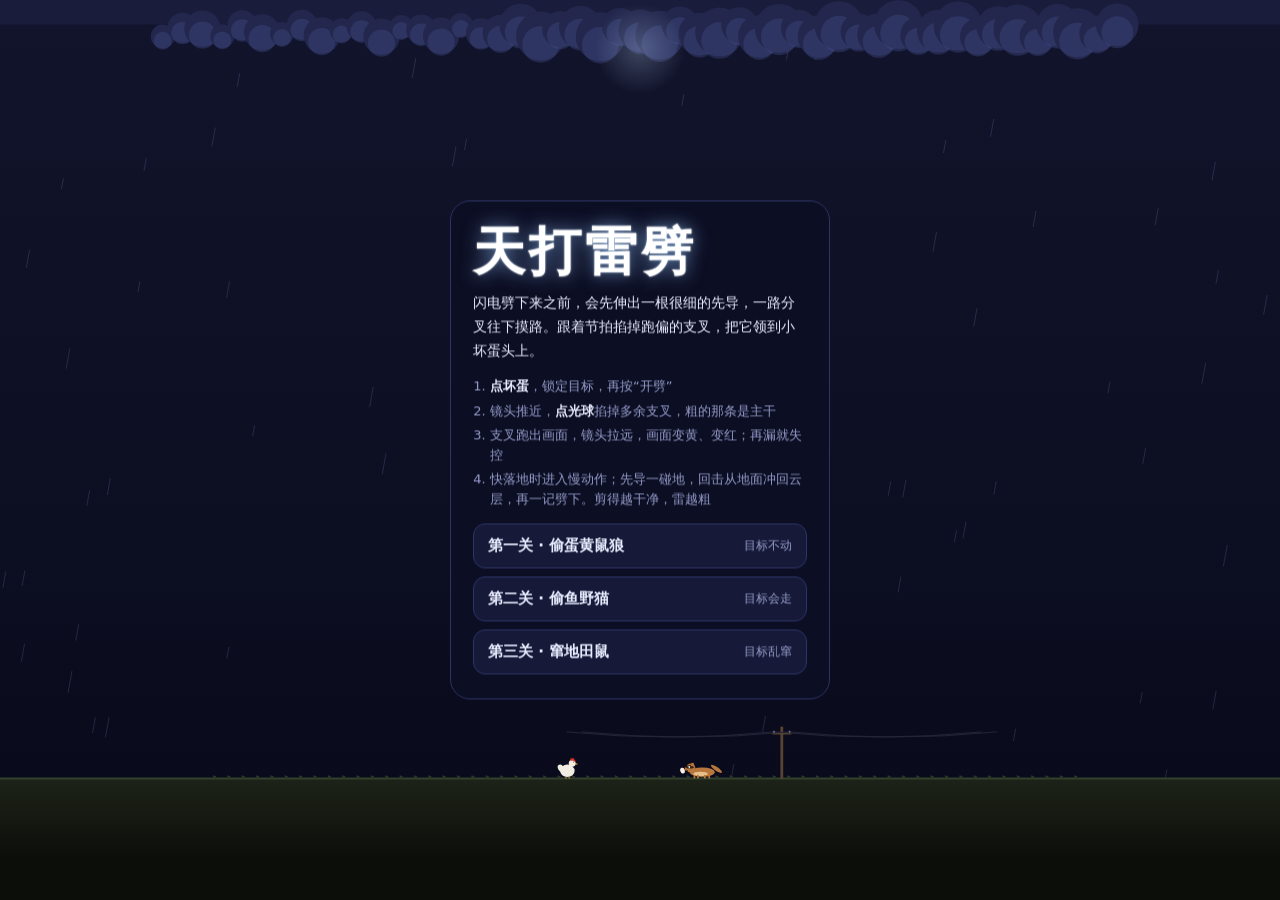
<file: tianda/index.html>
<!doctype html>
<html lang="zh-CN">
<head>
<meta charset="utf-8">
<meta name="viewport" content="width=device-width,initial-scale=1,viewport-fit=cover">
</head>
<body>
<title>天打雷劈</title>
<style>
/* Layout: full-bleed storm canvas; HUD pinned to the safe edges; menus float as one card in the middle */
:root{
  --night:#0a0c1d; --storm:#1b1f3f; --panel:rgba(13,15,36,.9); --line:#2e3466;
  --volt:#bfe6ff; --volt-hot:#ffffff; --amber:#ffc94a; --alarm:#ff4d5e; --ink:#e9ecff; --mute:#959bc8;
  --display:"PingFang SC","Hiragino Sans GB","Microsoft YaHei",system-ui,sans-serif;
  --body:system-ui,-apple-system,"PingFang SC","Microsoft YaHei",sans-serif;
  color-scheme:dark;
}
html,body{height:100%;margin:0;overflow:hidden;background:var(--night);color:var(--ink);font-family:var(--body);
  touch-action:none;-webkit-user-select:none;user-select:none;-webkit-tap-highlight-color:transparent}
[hidden]{display:none!important}
canvas{position:fixed;inset:0;display:block}
.hud{position:fixed;left:0;right:0;top:0;padding:calc(env(safe-area-inset-top,0px) + 12px) 16px 0;
  display:flex;justify-content:space-between;align-items:flex-start;gap:12px;pointer-events:none}
.hud-l{display:grid;gap:2px;min-width:0}
.lv{font-family:var(--display);font-weight:700;font-size:20px;letter-spacing:.04em;color:var(--volt-hot)}
.tg{font-size:12px;color:var(--mute)}
.hud-r{display:grid;justify-items:end;gap:6px}
.chip{font-size:12px;font-weight:700;padding:3px 10px;border-radius:999px;border:1px solid var(--line);color:var(--volt);background:rgba(10,12,29,.6);letter-spacing:.06em}
.chip.y{color:#1b1400;background:var(--amber);border-color:var(--amber)}
.chip.r{color:#fff;background:var(--alarm);border-color:var(--alarm)}
.prog{font-size:12px;color:var(--mute);font-variant-numeric:tabular-nums}
.prog b{color:var(--ink);font-size:15px}
.bottom{position:fixed;left:0;right:0;bottom:0;padding:0 16px calc(env(safe-area-inset-bottom,0px) + 18px);
  display:grid;justify-items:center;gap:10px;pointer-events:none}
.beats{display:flex;gap:10px}
.beats i{width:10px;height:10px;border-radius:50%;background:var(--line);transition:background .08s,transform .08s}
.beats i.on{background:var(--volt-hot);transform:scale(1.5);box-shadow:0 0 12px var(--volt)}
.beats i.on.acc{background:var(--amber);box-shadow:0 0 14px var(--amber)}
.bottom.mid{bottom:auto;top:54%}
.bottom.mid .beats{display:none}
.hint{font-size:13px;color:var(--mute);text-align:center;max-width:32em}
.btn{pointer-events:auto;font-family:var(--display);font-size:22px;letter-spacing:.12em;border:0;border-radius:14px;
  padding:12px 34px;background:var(--amber);color:#1b1400;cursor:pointer;box-shadow:0 0 0 3px rgba(255,201,74,.25),0 0 28px rgba(255,201,74,.45)}
.btn:focus-visible,.panel button:focus-visible{outline:3px solid var(--volt);outline-offset:2px}
.btn:active{transform:translateY(1px)}
.panel{position:fixed;left:50%;top:50%;transform:translate(-50%,-50%);width:min(380px,calc(100% - 32px));max-height:calc(100% - 48px);overflow:auto;
  box-sizing:border-box;padding:24px 22px;border-radius:20px;background:var(--panel);border:1px solid var(--line);
  backdrop-filter:blur(6px);-webkit-backdrop-filter:blur(6px);display:grid;gap:14px}
.panel h1{margin:0;font-family:var(--display);font-weight:800;font-size:52px;line-height:1;letter-spacing:.08em;color:var(--volt-hot);
  text-shadow:0 0 18px rgba(150,200,255,.7),0 0 2px #fff;text-wrap:balance}
.sub{margin:0;font-size:14px;line-height:1.7;color:var(--ink)}
.how{margin:0;padding-left:1.3em;display:grid;gap:4px;font-size:13px;line-height:1.55;color:var(--mute)}
.how b{color:var(--ink);font-weight:700}
.levels{display:grid;gap:8px}
.levels button,.btns button{font-family:var(--body);font-size:15px;font-weight:700;text-align:left;cursor:pointer;
  border-radius:12px;border:1px solid var(--line);background:#161a38;color:var(--ink);padding:12px 14px;display:flex;justify-content:space-between;align-items:center;gap:10px}
.levels button span{font-weight:400;font-size:12px;color:var(--mute)}
.levels button:hover,.btns button:hover{border-color:var(--volt)}
.levels button.best span{color:var(--amber)}
.grade{font-family:var(--display);font-weight:800;font-size:64px;line-height:1;letter-spacing:.1em;text-align:center;color:var(--volt-hot);text-shadow:0 0 22px rgba(150,200,255,.75)}
.grade.miss{color:var(--mute);text-shadow:none}
.rline{text-align:center;font-size:14px;color:var(--ink);margin:0}
.score{text-align:center;font-variant-numeric:tabular-nums;color:var(--mute)}
.score b{font-size:40px;color:var(--amber);font-family:var(--display);font-weight:400}
.stars{text-align:center;font-size:26px;letter-spacing:.2em;color:var(--line)}
.stars .on{color:var(--amber)}
.rows{margin:0;display:grid;grid-template-columns:1fr auto;gap:6px 12px;font-size:13px}
.rows dt{color:var(--mute)}
.rows dd{margin:0;text-align:right;font-variant-numeric:tabular-nums;color:var(--ink)}
.rows dt small{display:block;font-size:11px;opacity:.75}
.btns{display:grid;grid-template-columns:1fr 1fr;gap:8px}
.btns button{justify-content:center}
.btns .primary{background:var(--amber);color:#1b1400;border-color:var(--amber)}
.btns .ghost{grid-column:1/-1;background:transparent}
.sound{position:fixed;right:16px;bottom:calc(env(safe-area-inset-bottom,0px) + 14px);pointer-events:auto;font-size:12px;
  background:rgba(10,12,29,.6);color:var(--mute);border:1px solid var(--line);border-radius:999px;padding:4px 10px;cursor:pointer}
@media (max-height:620px){.panel h1{font-size:40px}.grade{font-size:48px}}
</style>

<canvas id="c" aria-label="游戏画面"></canvas>

<div class="hud" id="hud" hidden>
  <div class="hud-l"><div class="lv" id="lvName"></div><div class="tg" id="tgName"></div></div>
  <div class="hud-r"><div class="chip" id="chip">画面稳定</div><div class="prog" id="progWrap"><b id="prog">0</b> / 42 步</div></div>
</div>

<div class="bottom" id="bottom" hidden>
  <div class="beats" id="beats"><i></i><i></i><i></i><i></i></div>
  <div class="hint" id="hint"></div>
  <button class="btn" id="go" hidden>开劈</button>
</div>
<button class="sound" id="sound" hidden>声音 开</button>

<section class="panel" id="menu">
  <h1>天打雷劈</h1>
  <p class="sub">闪电劈下来之前，会先伸出一根很细的先导，一路分叉往下摸路。跟着节拍掐掉跑偏的支叉，把它领到小坏蛋头上。</p>
  <ol class="how">
    <li><b>点坏蛋</b>，锁定目标，再按“开劈”</li>
    <li>镜头推近，<b>点光球</b>掐掉多余支叉，粗的那条是主干</li>
    <li>支叉跑出画面，镜头拉远，画面变黄、变红；再漏就失控</li>
    <li>快落地时进入慢动作；先导一碰地，回击从地面冲回云层，再一记劈下。剪得越干净，雷越粗</li>
  </ol>
  <div class="levels" id="levels"></div>
</section>

<section class="panel" id="result" hidden>
  <div class="grade" id="rGrade">天罚</div>
  <p class="rline" id="rLine"></p>
  <div class="score"><b id="rScore">0</b> / 100</div>
  <div class="stars" id="rStars"></div>
  <dl class="rows" id="rRows"></dl>
  <div class="btns">
    <button id="rAgain">再来一次</button>
    <button id="rNext" class="primary">下一关</button>
    <button id="rMenu" class="ghost">回到选关</button>
  </div>
</section>

<script>
const SAMPLES = {"bed": "SUQzBAAAAAABBFRYWFgAAAASAAADbWFqb3JfYnJhbmQAbXA0MgBUWFhYAAAAEQAAA21pbm9yX3ZlcnNpb24AMQBUWFhYAAAAIAAAA2NvbXBhdGlibGVfYnJhbmRzAGlzb21tcDQxbXA0MgBUU1NFAAAADwAAA0xhdmY2MC4xNi4xMDAAAAAAAAAAAAAAAP/zcMAAAAAAAAAAAABJbmZvAAAADwAAAc4AARuRAAMGCAsNEBMVFxsdHyIlJyksLzE0Njk8PkBERkhKTlBSVVdaXV9hZWdpbG9xc3Z5e36Ag4aIio6QkpSYmpyfoqSnqauvsbO3ubu9wMPFyMrN0NLU2Nrc3uLk5uns7vHz9vn7/QAAAABMYXZjNjAuMzEAAAAAAAAAAAAAAAAkA6gAAAAAAAEbkdY0zUEAAAAAAAAAAAAAAAAA//NgxAAeaSYgAN5GPTJTUx8mOEnjXhc3+PDrM5JgFAWBwN4XbMJALEmyWyYLBGcUOAnA4EEmeamMXwdxjZdtsCg8PQ6ut6IdXe1RejsUMvt6CHdNC3ZKhCwhdHRP67hBhA/B3/GIvlt8k////ulJ+COl/+WRjy0dIy9lJHgYZwP2I79/nt+aIDAIFQSpBRDMxCTjoQHDCNRhhAZs//NixBUhoT5YDVt4AAxIHjw++phJaUF7SKQgBDIAJDgJALc0mn9o4cSEhuC7U5IK1MMZ7jPErCiU8S+Yc9NQ5K7vfe9YrjP+d++4E0O2vijwY8LCxcLBE+B4nE6gxE48VWAweQyKwAl4DNl95M+BAQk0rl8mPFegQPKfqB/5+iDHNnscziNDoBiLsUIuosxdR3nxMoDbDweSsV6Nfv/zYsQeJvvmtH+PQACFsgjCJggJqPU8SWIkniMD5YiB2UKyLiyGHCwqfNpvdcxuQSH63d3XH6UKHu4wUGkR/H+lGTf/I0PBFIgbrVz/9z+6VCaUiUZJAvJCuPkc8yn/9f//21PcdfxSfnSKRMz6bihn//////+kuLslC57vf/9eXZAnBoLjYHmQzy8QWSwkFomLkGcbJkA+3IcbaOf/82LEEiTamrkfzzAAOxWrtfL1GVlluV5Zyfq2KQdwglslnJJppOIQJU5uu0yzpSRuiM5M53z5my1c3y/800vVM3/Z///l7ut4jNuGd9MgqCyQjB5h6I8oiSYLAi3oiccSzJxniuYtE06jTNeDsStRkKwkkaCoNLBUJ6xKGmArGnVr/7wuwCLGrebFQkE9Sg8nAgOOijMPnmJICALp//NgxA4g6X6sbssGjXkyLuSNM+dXwt6sP5mDJoxUDqhr1gUFpKXj4jnJVqoKVkAhQMxbqDu9uiW1i/yeK22Fl2WGGdTPo0VcMZR4KaT85FkXcanYqKYIV709x6w3jf3G2d9nfFv/fc7/+D7/9LhlUR87FNC84Z/Xe8yjNP9WJ3yYnq0NWUJTijogCnPREosBSU+CUfTBg5Icv9RD//NixBkhyf6kVtJG6IMXtE0xmvuhQMfgdp1Nr2ZVCcHGDC6jM6fH/tHTPucNjFzOj+AiTWVlVCKxjKn+T5/egrSpE1FdP+T1K2kXmU4xiiZEkCZYs8qJ05Y4tbREtCgGEwEQnmBJqJdqRt5QHBx47iiJPpF1NWN6RWRJKgLLAeZk2iG+NjGDgQsaHDGUhKkwBRFgUzIATgJUZiDTR//zYsQhJSJukATbBvCEZePFEdWIuBEV1abCGWgNl5xI4MXCoV8q3ufpQccVQ0jo5sVK98+fvzree+zd8wOdSb4+3DFdTDQoKdckQ5VpPizSuHBZEz06hI67mSGletMlfPpMJe0Jhce5sghQ8CCySLA45OPOG2TRUIJFKzt0sd/5GgCrZp3qHmSLmuiGGBhUgv0xRGQAg4xIwgeeIRj/82LEHCBqBqhW0kawnhDaa67l0ogJEwNIm+K2FSnFcm5B+P38sZSTizGDxx3yr20KC1aw7hKQYfQTTcz8m0y0LLrqXvD6zp0n2QxpCORwdpmkDjIs6QkaxSIEDFnRpQajYHHPZiIQgqHFqPigNEDy8gtdA+NuNy1/A4Q9qQUQNcRMHLRMGgsyRHe5nyUEGtnaEv/IckmRAsx26rnm//NgxCofWe60XsrGuNEKgDMPMeuVHGH5hrXaJo+q3Oe1eeSv5fZk3XlbaFu3L8DbXNgfH5ZsuxEPrDYiEMdNjo4++uKjjIgrUfZSLJYBxQcpd7g2HakrmhiRdbSVb4oxKgCU5LZJLbs2HYQhiQuMle66m6nI5Tsvqusk0uIXPfR8/Bs4twDrf/32JrCy7sqSNQAmLFsO5Nuh53Ja//NixDsei0blvnsGlsiXNjMxL7+amsTd7fOfnHK/shrMsZyTNDWbEwQv5PZiHIG6fezj9/6uV9etwz/zOf+k6bUFWpjQiEk63UoK91UWv7bcqyCAgVO/5fJ70s8FzQ24kIbK6t0P4BGMh+ZHLkL8XbK5tAaLN+XjFI914TycR52z+5ipycvkNYToEuYCyGYZMIZOnpnEnyyKCSaLq//zYsRQIDqCyFbCRp4ppAEhjHhtMjHjPfR1CLSuWh2Ea95k4qEWIJBcpvBWlHWgiBwAMmxMZBKGFI8KvQUQBiUjbkm6HZa42qYOTJGhhgiyjLCECM6nfCXTBMKApfRjUYOIdhMjOB7fOXllol1yGNp0tsT4NBa+Ru5JtAozLupsqGKhMt9lUg1RkPN/Hzf3uk9d2g4UjRUEW3c5WL7/82LEXx7A+sB+0wyN/rwME1e/356m+b17+f90BQf8vYizjv///2ft+hJVNbdbbd+0PZ1Yhrj+YC8do0tYVjivHDk/TJLDUaDgHaGUTkztclvcToptArx11+8ApzIOuGXARTE9D09CNuWENvNDhyVOpvCv8PM8aQiScqcO8TJf59OV09GUv5a+qks+qGOl7u8zUbpQiwqMD2Vw4Mhs//NgxHQe21L1vmDFVj0gl17QrP11BCiksktu/gXGLYRVEjTtsqeU/0snJal+zjfyfopPzssJ1nify8uU0rVcrbBM94wvHN55MxtdiTM7MRXqcjz7m1Ki5rPR7e17mcekadSojqYeWw92VbDmUipZXKKkChyjqkVx8q3VVyt2E/rTudvW9COlMoo+r983+II4F6TSBa+m3LDZdse5//NixIcfa6rlHmGLDmVaJYkPPM4hEckKj8Xqv9H2KNjTIG0HwU5Ob8w9wuve31fsOx/86Ha6U7Zgh28IYINp7PsJH1oKmh9TrxLX6Tof+X/yHlpGE3eVWOoR80pJeVz/z4uDW8wZwZPzL/5z8rdSjl7/7ZHSMwdW6svPiuulxtw4U0UFq6Tlqs5jxwnQEkBZqlhgQ8oGOMoMY3dRdf/zYsSZH6tCyFbCRroW5SiQo0JR0lzD6KEjtVXLp5NjM3QbYFGszFdVjpezV6s2d3ER6rKuLbDNpPbtnssTwkCpxAfqa4BK9Sa2nfte2kUkuPt7xnaQFbq2tW1NJ+kYqWL8n887lv7YX9Gr6/36Lq7f+SoCHHE3dE7QToZyLYhJ5KEQix0iBFRXLe53Us6zD09Ek9Kvghdchq+4s/X/82LEqh/JJrRW1hYZc6OGrH5MxzsddD98+j/WeqdD9KiwyOVXSRgIpkz+ILz3FIykaPlYYJrNK/7PZFZDrhUuoVG1Wy96WbRWsXTVz28rppMcqb+kmZOjOu7d0diMnGUx6jdFCtSScIAYhPHhGoVsQHiIWAWwCGZSDgF+AFCpWwB5RolOvU2ViEns5MqrM6mdh9BK77ft0R9ZJtPM//NgxLogK264XsjFTOUnOqfIZVQtM7kyUDOa50g1Dbkd0YN9lB6EZIR3NrsuLYJXDaAQ4AR1T81apnB+UjZgPlbkF/6N/X5U3+l3MfFINeMxCP/7/38lMCnCqcmIGp+JEUERjQELHhgJO3AUYwJgYAUkC4BWTTqHhY9W6quFGZHtfjZLLsvxJJXByubUim4Zl+HwJ18InGBLnL3Q//NixMggod64NtJG72VfZpRZibzt4931sQ3VvjesjH3Zl950ugMT+7Rw3Bv9p+LM2K+4V1cPj+NtaGn9VJ3LVzMIw71d9Usuz4AzpcC5U5Z/8l//8/h5TnHT5su4jWApoYtQp2YJQzIylQwIEMPrcd5PJYMwpBD8iQM6cVqrdHOp5aj3Pw1jCJqnv7+C6nulgW0BmCUZh5Ew1Mi+uP/zYsTVI3l+oA7eTFlcb42odYZuEkduk6L5GsyCOfYz8r/mrFoXP7YkM2/3XLPt3V99PzIfMoXMn/hzz5GI3BFChljFv65+yltb8IdQMz/MVRI4IxkzRpOwLh5FMQOgMjmJoYJDTVx8Ch40JtKLAGhe2gseKSDCVbxQDMojKwrY4YLwqTB4KxJHBHGRwaAtDlA8MickYag7Iupo3RT/82DE1yKLVqQO0YcofvY0YIK6tQ16G6FCS90ZamGjqLLqfSqUNopj2MSvVZHOQxil3OQ5HWboleis9uzsm2qI1aaNX6W32Ms+1lNMHDFnZk2/ZnsZTKdlchG3TQX4Ao5gowKaAUOTFUgCICaQ4nivhcSSKK6B6mwpi6J8wp0/xQqQkCjmclYfisgK0f6yqGBWSsEVlQw0SXkDYfX/82LE2yO7SqANWzgBfOnJsfopaEaDQIIJIJhZ/JpSOcJjYp4FZ3RuIQyHHBUbQ/zW1Y+fiHI9w3RI+dNSgPxIkvUqjZ0Pj7zrNNzeuKTS0zFlc5t3jPIlV44DQdW7+RVE4gpqeJNr5rTGfBv7V9L03W/+Y8fV5fEQxybVHDXCoYEMUD6DOly2Pfff////////+q7v/v//////8WhP//[base64]/zYsSDNhwWwC/ZYABXYWs1Wa9XG3Xpszn3eh7ky5d3TRi1bOt1Zq1H8TV9ntrjUdEto8tHc9rfJrdyn9erzl5mk59a1mZmZmZneuWjpWojcPoYmzl21rHdPqgvLTFZVhfFtQpuAwwZEKI4oAMwWFwzDQCVf1iEPomFAqHVBWBv9hCDMaV0bL6s/dLSGYpSSDqRhxxLixKDCjdVWCn/[base64]/82LENyBZergW0kbouz2Ub5FhDW7BEWtvWONwhjvmZZIa6nVDBsFVkCWGpFRAFXKChgNsoPPoid14CS8sGr2sfMre2PaSK6KBUw9z13074VAqVFVA1f2K5puXt2ALJ+gm0XGyLADJZA4pYZJOmKjDzNLhll0RoW+i7Pa/cHve1DlBb1aqapO8XQ4ddbIIwrV4pnOnZZGhVC4xkuq7//NixEUgQf68FsoG7My8tFyLL+iSKyltmcWA1OtDooOtgJhAH3JFFMngMJCTKbhU3PNqqcxzk0tYKICoDFE/Ki6kRcY5T3uumQJGvkcct3hCfhsrbYbR4ymCX1DnwnSwuXeR8i4vJK8Dtc9w8+N7Gel71yG/N2q3ZoJEThCB2a2EUchDfP0y7xIRNpKYpfKcP+T5/mef02JiLyI+JP/zYsRUHxtm5Z57BpYlMtxOlPykImuUDcX7Muazafsv7Sf/P03IiJHixSLojN3uqTZY6UNTNSl/5yS5rrBZFG0heqcWaIERbydYU9lcEQylS6ohAcLIGliiiBHPImTFAVgkghNB0FiaMZMCFPSOOEbIBFK30sRSO6s6dbLHBRpf5PPUv7z4R7w4f5dmWZtkpc0LNHVyvnIfckI/hHD/82DEZx7y+tBWykaOsin5bj1PvQph8iQNlP8IaAKh0vclXVSbljoVAZCkXUOTXxol9GtbSYt+SKsiMOPaoRfkUicIklgCEkEsds3C8dZan36Zx/0cwoc1qiFLJOqsDzba7GVbKZGZsafVJ/zBsei8HgMAhoeKHTTGuRFanihBYIlxcdWdEFpAyCi7QsjJuFsMhul8u3cXQskx58n/82LEeh9xwsQ2wkbOB763rQ3+7v1Gwb4/GLugwgesMu8IIS0wWG888pGaHgNwYbNyyBXZp7u3LnYTRxEQNRFkoWelIekHbE1HcvbF19X60HEPeReF1dPsm6CjOcoc4cWIFZHtO6EdmXC70uqcfn6/2nM6bS58t/UudnlDkln4q/SOdD1l9QsB+8c47/oVZZxtuS9sKbwQdj8ynEzj//NixIwfEz68NsIG8IrJE2dfSSapQ0zz1J2ejVJhTsBn+/eEemysi5athd56k7N3GA9GrJWzTkZTOZJ0fzG0PR22nW0rPm0ZzejV0b9ubulFZmZt0sq/bZTNybVX1Xf0J1qqM+hTI27rS8//g6gCYRyP8Tb6VmkanJHJL26vSP2Yk1tZzh4sDzdSWDAc6y4m5vItqUcfSpk+oikGkP/zYsSfHjOq2F7BhPOZF1TcD5r8H4iBqaZTNAotKUeOl452fKjuHL4sfcoInVZXbbJ71MxxMM+1yMXSqGBQBnUQ/cMPsewPoQqj1dKHU3C4jGCN4IrqE2jz0upgLFCorW8Jm3I3Jb18FCkBmFC+Ni5aRCeuA0hQQmV64SpC1glNBLtuG7EEy0XbL5iJl0ljaBevKLPiNlct8vdTvlP/82DEth6CCthewlByXOwzZGau99he1VR9C3GZU04FP01qzaFnmmS+e3XBBF/57tiV5WgYwGJfhvoRA7bf4++N97/////etJ+tt3yz072VK9ySSXfiSgUCamiXg/cD6YjrnYja651Aw93bMsg+r/3CZbcjYr09A0sP+rPegKL5/AJKjvvEWZ+FknnlC5/TQUJXsBWGjG5uTH3il57/82LEyx9hutj+eYTbdPJoRnP9F7T+Hn+qf5WF+Xkj8NM5v4TI4fuZGhjB0Vgm4FQk1sO2rGWCr3CQNpGbBXQqCSaUnKm0RIQOEByNyRpyX+mRw/Kx0Y6yb5Qsm01GUOTLlOW7QJn+amEnNyIABBwLeIgHIrUgnZvvhS2QKsaxrKYjOpvw9SIxBODI10ZBHnYVSLK/DbzL9pCnX4Ra//NixN0fyx7cXnsGlkubXhnnChmfK17kV6XYXX8vN9m/fKZS5cgJCqTIyEC1RvbYY2EXphqcjciVhp6sNKtqGVFOFUUaB8ewGTdwqAGqoQhixjlQgDgAgqERqyKTFyYOu4iDylgisqjNJnVCoCETFSjfereLS1GxOsNk4scGv5njs+4pxHvo7XNyS4WqPp5laKa5lU26GKcmVkexK//zYMTtI5NGuFbSRu6Na7RouKqzneyi7IeKGeqORD/23vafX6W11O1P2Qr0N1CQkz9XMYeLtFVKhXbN6EpCKNEYCXuCBwxiYMRXTEgYdRi1oshMKCHccEjAzEiAR1dDD1Q8ADCa4kXRBIsZACgVZc0iUrAtmvwxCn8mbU8x2lilaIT6jkZ4Fg1JLVNJ4wxOeZ1dvtTz/A+ss5i9Yv/zYsTtJDtKrBbRixK3ezZ2e++V52RnqtrOc6YsqKxD3QqmtQllezs6TNojHerH0f67aGVVXf9DinlNfMgsBPhTEEGYCPIDotizSilRrB+LsWoAqCIUGLyce/EprYCGNiIZLApiIJJSGSCqqsYRHoQDwQiQ4SvYbgqBEzgHVMIQKEi5Stsah1I+S7dR5pLQr8iZMk9UThpncvjUoen/82LE7CgbRqAW2kUsvch2zdxxzentv94ZNaQ4plVT+nI3WdvYzfs1D+Jj2I3L1unq2uE8Lx0b4eHntTIZ5Xva93Sh4apLHEpi7nskWMGvGqJ3CqVm1EYWJhCoOnCiqA77V5lLUpYBGRan7XM9h4ilJFwcMmhUKYIAuMgMuC9YkCZsjTHlyteThOinINHJie/zlaEDKypYjo7S8cFc//NixNsn+h6UBuZMmChd6hH/cK6YQocuZmfOxiigaEQMkUIeZKmlqtsizKryF3Y15NmR2ytV095yFQqFMKMshXIMkYZzMzoVzJk/tf+i/YYCElyhyKzHaYrOy/9Wggkiqg0c0CU+MBhrNubQzAaqNHFwiCBQcnOYCTmEERfhdYNT0BAoDg5MCAomC3/Fi5IASHl+8Z2jmzSw4VN15//zYMTLJHumsBbTBNJMBusUvAKTD2JIdoI/vJ6xzh5H1dXZupOzIe/aT37M9Rne7a26taT1f+eYOxWTFg6C6FFwcaDZOAmpiZKCw404oUHDs1a6Wvlzem/LPwlTwt+AL2lz7lUDAAABDN4KRWi42j9RoytsvYa4GPRjCijLlBgWa1KJDCAMLBCyYKYGACDAFRgMlFmzhH4WEB3FSf/zYsTII+mCnAdbYAAGAdEMJ6GLCIAS8VBUIQypgaoDSEdQ8f5nA3UcbjpHypBzYFUqWY1m6BeHZToej8RHkV+q4FG9nsp4E8z+48BhknFwmq7rPi8lWaR03z0rC0WCJLPp5W83kxiLPnMdxrvceO+kvis9sarqHtD0PVaERdv//AtiK+1DtqlY3+4vgv23UDDZqPivtCt2RntSjYz/82LEyDs8ErnfmngAijfx4Dzx7x/8a/////////+Nf///////86HDvInZNf/++9/x9iRiq3HNrZZGmom04nZL6KEy0dubNEEY0K91I8bNz6EK1kdWrFC7LiEzlEaSHNavXKMFeK5lJGcZNHp2RJCQjoc30WdcHyXl09XDMXE2VWyJ54TwLxrUbOaLxX3VZBU1JtFGklnODA8Le9Ze//[base64]/zYMQPHwEi0E/YQAAsqSZ7a5IFV084scfncLr43LOolwJoOLHNCJFDYFSlKPFpEElVJHfF/HNNDRy1FQdYkDTolAR5Lh7hEo09ORWxYcPKjxEQyR4qLPAx4XOkhQF0qClyzpZlU8W4dUxiRsOuygVck6gAVpLCajTrQcdBjCk0xw3scCgEmAEvaGpWVQA0BZCKDyalGB4Siol2fv/zYsQiIToCtATTBrA8A2LY5mqoC78dHys+gyncRSTH6ttbd54+GHJxo7owpC3NuOHc1CBqg2KsYqTHiUKNrw/zIw3FkOTYw3mVUzxGNlhVJQWtcVOhIuXMnjcAkmtW1Sr7HIjxj14lUv3/CbG6aRoJKdIBYCIhK0/4oIkIKmUHS5YhfVj7+CIIPZmeKwuKTI4cFgL8+ZlADLVlTWT/82LELSHaVrAO0kTYz6MA2ayJypPjZhbMmxekM8udP/RzZycI8ivYF01s3cT+XTu6j2dm77O5hmVCotKGQdLJWrX+Gdt3fQ1RpIolIveahpCbB6DoiPDn3lDoSKlRQUctz/yz9eitVRClmpNytVLmHQyJzdYCUDsLDRGFx4kAoVNHA1mUAf1sNDnCUfsnq70M00fY4ti+dLUb3akq//NixDUf0TbM9sMMkjmleXmZD/M2W92YIHJYSEgbefFD45ZgUaFZkYHCAs0yGlLGDiUhW+TLljcDtCpBoBE4UEhwVMiigPHb2qlElWpEoVz63K9H3K3alRCr/+SXwRbBGisFqczkbT5SEV4NJykPWEJrNJiOphSk619GaF0tpbWD6aHtOn8sZ1pXIshAbgkBYzuwoIO4dA4Vfd2hQ//zYMRFH2JW3PZ6RprUiOt/m2/J3s+mf3ig0UQ9Ico0M+tufzrIEeokZa+Jhi0MQ9IyPgSxFRhSShFKzLWKX5cO8y3a/oUcKpJ2HDMQQLUDPwo6QhdYECbu7UWGXTjcnbbEhDtVrQWfGE9CzC+Nqa9GUUfggnJDLycy6BMVUR/yTJHIvlnpwxAEQEngn4Dby8vlLpvX+eZvc2O1PP/zYsRWH1oqvDbCRtLVTpOXShcoaQgLLEQLYTCDXyjBEPQVOl7ErfViELOaF12lDLlsstIKGFqb25c+C7Rc5JJG2meiib504xSLKfKCmwUFahsTA+jlJQWumlMYtkmfALGbNkUZ08QbnXp7/uRbGRmRZfguihVUjXctieaFO2TZwgL4WrWZGfkWf8w9/ex7w9csj4vz8oSxvm/Y4M7/82LEaB8DItD2ykaSTP2pe3+HgjOHJw2SWbeVDlmA5+kBhr23JJd0wQEli0E/lS3N1QIbkoEWtcPY0ZEDCyoDmek0RwtKCGVg/GE2GPJ2Z6Nwl1H4OpGwhqOyBQbCgSuu7WABTIlGdlZtipVXcqLRGq6XR5/I6dUo966z0squ37Udjy1PSzbJdKS+2wjATsEpZT4j1nVFUIOiX9th//NgxHwfIy7hnnpEfhoRqvvkm56HyDFE1C8YUVYjCqPN3A12x7SD7Kd9bkxj42plL4OV9Qv7CDQiz2EXCGfhUICUMZyohJAhjt+M5i3ynytoa9l3q9W2Y9AqMgeotFqchpyM7EuqXQS1HW5Fel+m+dZXnm2/6FcYdnFEIMUIBj6jr1bYjYCCU8dVh9SbjJCEZpBF1D+NdQLBv4Bh//NixI4eyzrY9nmE6trZZabRkgSYh2id3Fik++Bg7FGHZ+y1j8wcm/vqOBbJArmE86GHC0/jPKsKJq7NxR6TiKOEaCE43daDNlvAFlzN7b7WoGf77kqkJ59wv1vk+zTD/XlY+d+//nnkF2O9FZYO1/2f7/bVGftpyS3duNIVimB/xwtYVDIEMgsLLk0TahcwmPIdMhN5W1S4qgClxP/zYsSiHlFitBbKRslocWdGcxphpSIiPV+PrKyOLi0a4xBCjyKGHQh3TMWtSOzkusxi0Sc5i+1ctHSqlZ5TnahlV2YhEajOem9tLiOpntVfmV9tSkYhWckScZ4oRRSj1XsarSoa225Jd5QviZp8V6dDcGdGRPkesMFVu0bpWpB7fHt2OWDSjf3bUnvc9D/I6/ZVHs4SpQotRjgsSaj/82LEuB+bTuD+eko6EgcfI+chv352H5khVlPMMV3Km1ElkpPgl2/7pVLTNMhszn1y+80/czK5nIbf3PLvc+zYgYccFBVQw+pufqz74skULVzclbKHHDebAA8muldilXGlvvczN7Z6viRAVXsgSPoqoPOidXLUVsxOUIbW3CGt7GsED5pyPfZRxic03fYPyz7Lskn92pqCRhDHtrqK//NgxMkewyrcXnpGfoZLCUvpmv5akRAszzedN+UTWtN6yfU6c3TW0j8oo/fPqDpTRr8fI+f+CZglYgQbNfy1AS5VPTY5E8tgMkRDf6kINjQCd0TNiEeFQQzJhkiGrG8ZkpYZCRGXBaDQOBRoDCgcwmUPaAQt1Z1hbS2YPKr6GmqsthuRKdeKjl4/Lh4R13Jzwv3rAwtcHRtdsbYh//NixN0f6y7ENspG2knPtNn8ZyJbKEwTYHqzzgGooKpJpmcoYzuOec5WUORxyqQpkM5GBKghsUy7GK1lI61S6WmnXbSmkd7+YpkKmjX1Xoyu35u5/73/woiGwiA19VKkK5HkVQE+IVcglTtBowtPP5ZF0GkgiKQjcjFw0epRpFBgKPHxasigTOxoDSawplYPGjDRdXjh1jAglddCp//zYsTtLNOmlAbbBS1uOg3FV+RCRQG7VPXsL6jFts7oMVxeRf0RUSoeYa0EQxLTFfTXXcTCNHQcBOGbLinFtl9+Fg1hG2vRsiyAWcc3SuTBgZVSv0izB2csIIcP8tblRU/YlnnMyfPKg6z+lch4pz5Kfcv6QNvtf1M6Q0lQ15eiYiRKACojQJloOiZIMSjM60QBZuGXgokSZFQpgAj/82LEySurJpQG2wdIBl9MkwIBg8Ji2DAsYIGosZwU4gaITA4kMLAAxMJAcBmOtKBoQZ1KV9rrXeuZgsGsecOA7jeRZP5+JUuOLKlhiGy1zKATD5IwWC426DF/zIrqLkQalR2dKATBoQiVZcXvYaes2jh32+otplW5vsW5D+ZlOmr62mSvcph8ruV1LKwlC3NVh6C6lGkrmeKpLSqV//NgxKovyyKMBuMLUES613tcilPRMmz+MI/PdTfPuOIYxFU5KdKhs1hwNQmAcGcYl2TJgS2gRNSUA0JmwoiYOnUXpUxWdoaQoLl80xWtW/nEEWIMJwuE8fgIJUiNIkMOHhMzOaRjrJUkQmMJVxm8gK3ISIbE5IPzxXNI1WcSMetrOSSrOeY6MaXnOe6kyrY1Ty67qa9HVlT6o/ZX//NixHkmo6aoD1pQArTV1TprMmvYwpbkZ5xnVE9jO1yfx5/T1Xfq6ZBW47P5uTUAA1KZS2Oms6nV28UHNkAw9TsJNSwfHIWjGGYEcbosCYqC9y9IBGIAAgxnYJiIWJ0NkEai4AwEJ8HLJkWYJvD0xkQQERAdI1QxoBORzRHgB7gSAZYFnIeR5ADYh4qi+USFGIKpy2RMuFMiRqVy8f/zYsRuOowOvJ+ZkAA0kQE4fcuEwTJZGRIiTBqmWkSqaHi0YmSRcqOG60nao4gyc8i581K47yokTJ5OifQQpMX01m5oeTTM1JmDFxMrqZbmhom+eNmNnK7k0aLRVqnkprNnOo6T0qmSNCcTQNE9SDa9+3/+hVa//8njVZ9SRudN01GhIHycJygaKgAMQf/+8IMNNjMJIXsmR0jfQ9//82LEEySbIvGVj0AApOM/PFUIlVtioYA4GoJbsR3HLJxTExseYeN9ZtaWNhp9oUNumh5LuSR5gzWPiImTHGEjg/Qy6AHEAPkFA6HipVrBtM28Xg+QKMZQoWTLsTETVTfEX1/9rMxPQjuhZJ0lxokjrRaftel/nv/ji4v//kXHHAiOAYsSxxvs+dHnQjUwFtiUtFziF6DQkZxqJei+//NgxBAhqc7MJdhAARMeddeDo5OP802mlMYq0HdQ1eoobbmqFZabWDPRpI3swtmJKkY4ekHFHMSKipqy1tdTK6p6mszrJotZPJLdlW+bNPteUFcPxOvaEcpx/sSBVertFKZYX73+P3b/GzXPduTGKK8obx3PwXs/+isFgXqHz/+3/7hqrK6TlWUghQqAkAZOr5wXYQnMDSCddnsO//NixBgg4hbINsrGrcBN+4y/0yVkfQeKLYTgoVs6uYn/POgNGAVUUyhR01sPz7lqhwvpF/w34uJOcBquCMkJh0WWC/AV5Ix3qlpDVByHWXe/ovnIOjfhFYNAo4Eqb7qWy0Ua++VffljveuOGzFLv/fqijse6937tuoEp0lJCiM3S48RMerI5Cw6EipsAAQEglxVByO9DDfCQJ8cQ7P/zYsQkJLOmsCbTBrR1MCVCBgZS2YkFtVQ+hdyB9DWpXazHT5lJOQM/ng4Dy2UL2IuFKpxgQI4Mjljg2NazDSChxkBLbyH/obeXt+GZk2MvbMpz7wj+rl3z2Ol5blVpZZQ/5r8JjaHTSQ/s08svWyfbfxxAHVrU7PJMrmoAptySRyW7pl46hiPqhzThhRJBRoQ1xIlY3FCp/G0QCMr/82LEIR/Jsu2+Y8bDDUSOAVAZEHHCjPszB4J6RYM5Q7UyQGeFHDsHArK22Wx3MelqSfWxAQscG4ZOdaDjkw7n/v/UbrdwlzFZAQ0VtiaZzO653Pu7lf8846d+MtUpV1P+69v0a7nOd/H//VURlqabr1F4jp+Wo2pMO/EkFmnN/Y3P1mry1+8X4gGlsTfXekDeTmRQGT/NIMtvXIR+//NgxDEfM6bIVsGE/t/Fw3oj3nGythBkMyCTz4s1Uvnr31Dy3adqCKZiEbWO+O/y3c5zEa6ukIRrucZVdP62bWvb1baZCuRBXZ9st96uhP/y9v/vxOBP6aEYn//ku+R6gzleJZAqzZQnKq6wHf7azYzCfQokZWuOM/WL0OPerv9x9IwsXlsrMDJ6oq7HzsFTM/z9VA83Lw9ZpN48//NixEMe66bg9njLOgoo8j0OeshJmZUm97Ehr0L3XT3zHsnfWpDrNeoOyHMtpno1Uo3Vjs+b1agmc6sXzevQTqfYFxLbSgGAVHHHJLc1kKEfhiyLMuiQODrKEf5tR8x6q1+CU0VOlFkZ2Cx/G4TH3JYcg0XMuzTCZkmyZZet57XNE4pkKrytwaCji66p6kzzOHEMIh0yLKM+S1qeaf/zYsRXHunG4b57EFrBIWFkpGlJ5LUhFJ19ilio+hSwmCSVQwVPCdEWUwN1l5Pr9J9VAICif/yXaOuONOgRVkvgoLzLPgfl84Ft6euPL0OzQqONvMjLD1LTk3DZgWVquoW67q7Bzors7jHRB9rkeg4zjlq8lXIZSCpDjmKot1VrO+1SnTqjqlH6LemlF1/JepUVFQj3utUt0fRPnQj/82DEax4rpuG2wwo+eZD2l8xha/U/VkO4p1oIJrrclxQhLwDglgFMHmw1CGn6h1dxmtRH4WNnMBSPnAfLEKyhSBPdYhzLSbus35F899HB6koYfKKI0Ii9BX06+o2XMYz1Kq6oriaAGawR/u1yVzL9YPvF86WbmwhaZiCQ0hAgRBxbTNY2TKl9XlmHBrBj6SPzdIhAqh7q/ooCAav/82LEgR9iftD2ega6u3LcZpbQnRvhpCJMzwHoUZWoHO5U5DHlDSoiZ8wJNpsMoZI16yPFHrLa8ZSxe+opEhlY9I8wqQZ/Irw9WOOeTSfOuwYOiBo5H3Lu3nvnyKZ5cUr3cvdEy9ctc8sjdnLLd8PSBIqCdAJGWjQOKMFgJmihB6e2WIf9NQgv/pyXN1Y4uFi4lWFUN5AW3Z2ex2Rz//NixJMe2sbVlnpGrifAOQRoiIZfhbnSQyBkjFVAwhZ48EcpSFkeL4sm00rOHj9qcZEcajjwglS2Dh6SGFUo1bnNbS+NoaeX5l//3yn+rXuxXHiG5RaGpGX9NsEI1jtpRTKr1rcZILBF8/KxxO7mXjDgeUoCASrqcl0dQADUVKB0ruSji4Fyotxu7R4yp+4F7Zhmtd/FquNhAsYACv/zYsSnH1qK0PbCRp6MYCN4RVFiWfMALqHUEbE9gw6SR/8Q2npDG6lViO5nsLqmiT/v/DoWL9VdG+0rSrdFeg1TMDmRLqqji7UqTkLGX61CyeyMPENq8r66Eab+5LfiX8aOvUiMuGV8TmHMEncNqlmYrWHLbbQaRnCwtqkOce9ZfbEeyro4L6xlD1HQWzy1HoVRMcrcfxA325/qpr7/82DEuR0iltGWwMr+vJEV8dT9XFvE/ccD1I++LJqW3iuSYi++6mRzxNY+vmprLvx2IDVTlrWQ4bMg70UOulPA9MgJmsXVgS3xEKGWBADujG0U4A2NsATAhCMjrimgJErgCIEKApokXQUGih9nVU7tP6+/IcUL7epVGI5A1wACbTh1KMKCUn6LK0b+4ev+9WziwcBJTd4EaLR6qTf/82LE0x8KstT2wxBWsITQAXRpAiDh5WBUBpUOf52If/OpC8oztkZFZ8PyPzhHrkl/nPvM+kYZfUZQ+82bPX8lf/IQz2oQjSm6OpDFSz+rjnnDnExaiDTL7maZNVLYwMMElvKOIWFqFbVOF2OCOplS0l+GvMyqRYZCTtRIU+lbHdHgLiRyyDnW8N3E0fZVmmEiq1SC6lHDThPYwO8U//NixOYjasKgDtsHCBhinnQdZW/RaeMrHiMF6EYVEWVZ0g5+VSklr4t6fqafWP6i93dWpR5sSS3e6SfKuKyHPQsiqNl6/5HNiq/nuZMpPw0/t56aPfX9f/+TFgojJ/d9/nXkqgmBJlCBOzMoKzC8LDgcoDGkPzBYniISTI8QDA0ADBUICIHQuQheEdA4FG2YIgEAj3ARJmNAdMzBk//zYsToK5OqpM7T0K98cQjhiGEWcQeOGGMsJSGkpngKaMEkJKPI2iReHrjd1SRSAH5lLowR+ee8L8RlViV0U3A87di7CbClYRTswPTGFMjSDuZlozbLJ7dosF9UMFE8ZmNWXz6iWNxGhXje+CabHs29xnZs81RLXJ2WFu1xTOzk9fMjpWbXz6zXZ38hipMBlQ1/2BImU5cRf44BXAz/[base64]/82LEkihJrpgHW3gAmgO9YPmyzyDHMtFmkSnMVUKW44k2k0nKnAd2cB52eHqcYcB/cmWc00USW0WkMctg6NIVCX6X8HhwEI4BfgZQapIQW46BOD4BUH0GSB9snihcEhBX5xyIQfs8hbB6xSiPB1NSEiMJNRLsujtWn4Og9Y7G3ouM9neaSMzH4Wj+Q1HHW7q2HagGRmiHcgHjc3uc//NixIA7VAa4X5l4A3itV3azk3IbGqXPbHD0n75gQI+e0wtw31IkPNI1MSY1nHgs/nvJu/zPSHn1zAvJHl//3hTwrQ9sUi81a1/83OpAM9GQtzirm9xrilOrP//8f////////6+s/6vjX1//4H1TMkKmcKF5nUGW4wAVl+gk5ccm+LMFkEOhMU2zJcThwXKc3Wm4Pd2BwAggh2HABv/zYsQiKIOG2CuYQAAVBYH+jiOWYVjqufRTBDq5ucztSR0FJb2NPiqm3FBhNWMNsoWZExc/0hDDzA6hBGCUYIrzoZAcB2KBzaH6HEGA3EdIoacSDcHA9BcHz9zYqDoszdSvMe5Bh/olf72SHRRxWw/4O4GQ0xxXf1c9N+npX////Z6kkYeHigcZyVzqKhLgSnI0CVjgJY6NWxx/n5f/82DEECD5jsxP2RgBlnF0WoIvSuBJfQYxOhhyVWOS27Qxso1ZWNwUC1oH16hsCJ7dJTMyvmTmrVB1DDt1YzUKGFBhTBgIUBRYTRMl6x5v20Y9lgqwJrCtncDMfGqY6px6rjmlNySmkvmom+943JYRK8vj/w/7d/fs+ie73bhbX/YGxQSYOgbFaYFCcou2BRiQsCbEDgLQWiK9f1X/82LEGyIR+rQE0YbpXjg0EppVDzH6G5m+1FpSYBstxkxy4Ywurq1Ezd4oyiVZwpq2UNOlVKrK669WsQqbQlM5m8JHBUMKUlWzMmdwTeE9/Jzze+6orvb3q+83Lj6oTb8inuo9ru3FDv79KvP3/nO6heaKyjXC2MWhoqoMgApQRCJhY8eWcmWihpI6iSpnaUDEIMY2D4EoEkA4aQRV//NixCIhOm6sNtpG6ABLWXwyx1qEsm7TVZy0lhJL2A5R0tzqRtMw1ERSDMwMy0gJukVsO+aEpSmCfO2EgJ1+VprDdpOumalkV0pbKRdU+Fwy5/8ZttTHpRXxK4HbxLJCxy42MIkhNucda2FXdbJXOQQYpGpb+jqMmycuZkSDRydLLJx/X3S6l8qVooXBhgmD0sWkc+TRo4b4KP6dkv/zYMQtH1JSvH7Rhsxo5/J0SosWhU92Nfpbc1qyCTsuRLjOVguct3eeThVc2y6RvZSvclqHg7XIqdzDgDlX3dzDGlyxG5iiKRw2weMYxiSHwaDBmeEokJJPI2cO+hUZrqTkrMQo2IJAxIe9Y678olTCUfOwW1annn9caI4YcgnAbJaEi05yi7/Nm7U6TNMa+6MT4vjRGQKwSMM8xf/[base64]/82LEUR4LQt0eeYT2+t5OZ7rRnTX6F11v/XTVBKFfayuxkb7fdiuJpj6lqeai91yrLk30qgkgXN3QMuGj1A4zALMxMFY2iy0veOggGI7ZIFxVjawzepIwgaLKOI68CqC3WAmWP8VW77TBgY0Tpebk3aCUQ/BZTodVzy3KTQuz8GRwk7ex9tNpXzzjHn3Pz83eEEJmcB9gHkgbUcLm//NixGgfQiasNtsGrBSVjqnE0NpZ7ASHoiiwbFjofP5RaQnOgIMwmDWlUaNTfA4eA01oQWkJRUiH7yIMFuyXEc6VR1oDpQxKo7adJvzrJoEkJFFyf55+xi7sRZ4CW2UcZ2ajMrjyF1dVzyC0ZWXIMFhU4BgeLLgZR0ikitNgfeKmWPLGg4SssFnIfWHxU/PxyEJ8qpvmRZy0u9VVo//zYMR7Hwl+pAbaSugNVSiX/5yWtwIDBusWOLds2lkpWNi+V8QCycxUeplNMVsUYF7m0Vs93VDrZaeRocZfLdE7O5U7E17kBmVrhxTUT1OiZTYwZSUsmj2ZMehF+n8zzJtd0MwY7n0zYiQkrs48tZEhr09Rc4bycGCdxgqiVUOPNBdcoppdIQSTcwJqdfU5CEb6k5crMw8b3VGJZP/zYsSNH/KKyPbKRn6hcz6fsERS/Bi3Lc5QRvbz0EcEi3PvvWmKzCdT6n/cIazr5xod271yeq7Xw3KNZil1dzUdnKsG5bKRRFFNRlQytVz9FZtaPd5xPShbM9bymZGud0vW3a0pZXrRmR9k9018yQT4EFjkFiq02BkkUA53ECoCgm2425b2qCM5R9RgapPyrTAGZoLWE00WZfdxg+L/82LEnR+LMsT2ykTWQKlSZOAYf7WuvZARR6nyyh6m2pNXj6/qCsYsRvtf1DHPq4eW9KDaxsrmuOCA7h91uSCTqzLF1LeTVKu7h3FQ6dAA1M+A5NDzT0yhcqKFxKsThcEB8Hg1eF8WXH9/7xTtBwBr+nJez4QzLSKQEQ3ca7LER2VQCvFVODtjAyckKVhqOdFjFopzegENTlOZWDJm//NixK4fgg7RnsJEvvIHZbGGgV/N1tKDIS1jovPc/bh7fnqX1JE/3vz+696bkMENPkMzIyeZdp6ORgCpNlQu8pQ8ruUsd2KIWZyT0KI+cEc+iHEsEgVaAykKAb5JJLt6ZwxNj9lYZ1p0TLUuIuWA2q77KaLB3Es0iWj0dZljkIPAlE8poxMzYBEy1hDFWDy45DzLKkVRoAqOG0gPXP/zYMTAHvpyzZbCRpLIlluYawmrr8BEXtG77fjzcoeFb/r1vhz/cfyyu/xTGcOh8gWWHzghetZpJQChuu69NfZuHNMzNmgFzhcLmI1EcuKph0Dmgi8RJEaGjsDJkEgGNBZFcQGUmJae4sQhoJwpHFrDliMER2IwAlI4RweicgEADrTxWeMQboiWoVsLn1yX4bFrGeyvlRA41K7vpv/[base64]/[base64]//[base64]/[base64]/kwz//zYsRoK4uqmA7hhzGVCHE7vrM3BhPLZEY5xldst4bVQjI6NeOZ3IF19VWd82N9dCf9BVTujvwyQ731ztNpzs5wxHrV5e5HDsyx9/8frHd226LrKhBtUnLgSWSakrSaB1Cix6Uj8Cia6FNlViABOOC2CyNC6VzEMyq3S5vtUYXRExoaoSqJD5pg2h1dEY2uJ4EVzHpRsJwz/pcz3UX/82LESSVD1rzXWUADSjR32kVTX+sJrXw31pE/UeixFVfs1vc88vb3p9r/8xt8XE8c3rxK0PYi6SLpf//1mv23PlseZUR25o7ua5qNaS4lpja5gwk/1qBXMQIAIreYiiYQwABWgR8o2FHMmAMEHUEjaIzOmispy0KkcBr0AvePp0exkucXNCeVIn0D5w8YZKalr2sS7NdxW5dxwkHz//NgxEQw4/7Vn5hYAWUKbekoVnKe+PVRULDyaJelLHwcOMOSfdFybEZY6u5GGXaC0a0mtsNGve+z8UzKGnixA/aC8ScNL0zcnkYd6A3Gw8jce2fT+2f/6JcCYSxtMB3juRZTD9za7YLnKI8Mq9WncV+ybr///0T0oNPsR7Yx/1E1FXZxVtQ+76ZKo/XaAohakQAALtIpgN5R5CNU//NixA8e6RrVv9gYAUuaVL/a1Dtp/He1a49sQq7sXOdlfwdB2HioxtSFrERUUICFWGQNzGIgbcSQMpam9l7DjVSqWGivVjklGxWBr/1iZcol/XrReY93//j/2xN7lF25/v5x97++3WdXtz8d////+5b7LK9hdBtPFVUQHMgqWAgBIcgZsOAclRBMWIAAdhsGNuxpqbtkEDBzCP+kcv/zYsQjIPnKwO7LBpGe6aV3LH0wXSNUovUAopsROlQWrBjWATgIkH1VyKNeDqpN+zc8/Xpn5GbUi9jC0SsuzmJSnmVfTY//0tbHevK7/Kbfxduy5i73979i8jitsQYJ33yYpSE/sFs0p23dS9fkOzJM3XgIMD/ES5NVUiAL5R0kSolkZlgBx3BHAWCNUgDIfGn6losx97MRm9qz8Wf/82LELyDrprg2ywaQEzjmrRoYO9VdWUlL4qwsmFS+ZEWCpMOmXd6jmZH5bbJs5l0tzR8l4zt37nn/G/n/kXSLv+8h8jqZUvkPKU4ZL0tnJDZjl+rOemG43//4UjqChiR4pQKQrcbbcvbpLzhCfsICpXl2tNhTi05AhajqBr4eYNb+M9OOkao9+SuaRyJ+Xz57mOU8qZIQLWBRcSXJ//NgxDshCdLVnspMj7Uaq93fum/23vNe3S1vuN29t9Kmsf6hmUKHXW1RdQ5ptRhRb+dp5JZSDXB8Bwn5+VjYmX5f93cXd8r8v////Tv1EV1j6KJip4KqPCTkkjcu8STvJluylxeea20CZcekaNSWKkjntXZFSB59Wg98YecYdwOJWaNFpjyhpe6jepEI2myjYe6m4jO+5fyGnWuU//NixEUfIr7hHsGEvrakohwN0Rv3q6v9XPo9/7I/urqys3s9koz9TDMc6KFPE4XO2xNepIxE6GFC5EVVUzVWxheQgNqKF0etyRuXePIcxpCpEp5E5nrmftSUNs+e32ZvTKQEwqESyE+nWFKjDHeriRytHnKjlL1eKIHQ8jh4ZVXOxpIkRdkSwyJPKEJSr0JTzS1TRT2Nk5FR/N0dnv/zYsRYH4Ky3Z7CSo6qSiWYzci8lx4k0cHAUDofCixacvOQ7eCb8RL3chGqJnmkxd4p6xq7pqTP8ieDxIDHxmrtnpUOt9OivEnM5JUSUJUIZQp2A4unISE5BSQn7/CYJzKMxOAGGCM4MUHsRCOnmjCFRhkJEgcseEfSv8I7COTItpQe5MWlSkkFkanHRczusIv+///w9D/zzLEiYGX/82LEaiACrshWykaSpM628MO397+fdZ9Z1AUe0KoHKcFD6QgpqUpyvuFTRPhEQEzwZ/HYkKGDZlOLMuFgNIYBgDPaFw03CZgfVWBkfYL2it8kT++vUclcok8K3F4uGAxKykQp8iGUqEuRzny9X7UpR66bb2Xpu/Rim5UO3K5FR6Jpd1KVEdrI4McWZb5GbZSPrfW+ltmNeNppi3Wu//NgxHofY0q89tJEmn+nvvoNbv/bl7dRDIZCwoFFeSn95nqZPowUrQ+Q3onizFDnjU9SNaOz5s+WLrrll9Udj22MGGlQYIsYiHmnZCHFUR0QP7fI66WlNazKTQr9KlVLnaov1Fw2MCSwjWFDbEVj8ysGBwMieNXpv+aiyjGiirHQRaABc0YQfVTPvhu/9uXrJC4BTm0IarpJZppL//NixIsecgrQ9sMKdsb39Z5B12GLUU3yf3cywerCxnEd2ZZqbubxmO2sNbsJSgS+DdBKEQOz4CStY6ER5obFGjzqLj3NzYnpZnyvkx2OEaXzhik7mK6Cas6pdNc7EMXrd0ItN5EO7fT3av0ZrLk1X/p90xJNT5lyJGVqG//25u3VJcT8vtJSM5ZvA8LabU6bzMEwsS+LvO8Fbtaxyv/zYsShH5OmzFbIxTYvx8RG2Mzpn2U07i7mJQQ9MFhDwsWe6u0QpdkfKSOaHZ7wpO6XPIWV/zOI75kXDK1Mjct2M+P/P/cOREe3C9lYOD91KSFcr/+X/4t5umMwoPBdqnC5LuCo5ykfogmevbkjl3jqDLTsCYNuHcHLZ42a4h8VobHGosxc8G5KHR2tx8trct3XWTIb2NYGGlBi7rb/82LEsh9zOtBWwkaWVpBDg1j7F3xZx2Qp02LmYiuxrkK4NVRzqikojWZksVX+tyZfn9aO+vsEIMOGQkVE8NDlDnUptt2OaQgQKl+379GtPU/dfN27YEeGsgAHTU/B+dWXOdUo0YKdzYm2x44XyWmWSEzm3pBecPa5MOwRnD8f2tNBCiayZRzlpuH0J14REDbzuVpFNzv9cv2//+lH//NgxMQeAnLdnsMErtYbkKQ4WaYMtMioZ7OZ+hKSf/cXEAQQSAIGCDjuGj5EnCw4LlBfIY78yYD4gakotTCtKEAKdowOWgSqBAIzNoaDikNCioygCB0OFa0QSPRZQsTMGgcVAIQPJ5t0yi2i2XachPVjrdYtJn6nHksMfp4fsRzOYQPPeMNXalEOSvy4OYwNYlqmLhlm8ueWeLuc//NixNsfwrLMNsMGrjQKiEWokroWU8ghqd0sn/tSJ+G0h87PM/v8HiZfw2jShBeGVNEW4h9ES1LU908d60vA7nPUJ2NMGTSUVQgy8uYZ1LHdI7qk4wnQGG9VExNADCL0kK2NJLCxYEbIEGtAiIoqXjFA5npXGKc4Tg3gWukWEp8drsrR1806YsNckOocw+5ZVI9X6pZnQrKxUSkxmf/zYsTsJcq2oA7iRyQVXMi7MzvdRjpO1Nmosq2RnjFkfk3ui6ymHUs/o7ComcNF2IGA6hiBxUbS8/dZaQs9bSrTbriClQE6YOHhiCKHMz+DSgQqsy8EjJwIWgYTBYKEwKFBbcUW5AA2XGMBOIAMLA9sQXAZKCjCQKWOwF/3NVY+LII+mM+y95p3IFd6HmcW7TIWWIGmIi6IiIgCSSP/82LE5CLStqQO2wrMCYVTT8urfvFV2VNxc4jODqot+++NeOMIDj8CCktMSWtUN/59Zs3YysLZbTLIv65PFk11PzUTR6wm4xgMwxD0uPg0mkUlt/xRpE2xRFURiZuCBEYHARx8CBALNBhQoJJmQ6/iYaIA5iQSnYxNBSN+k10Bi4oZL5Jel35BBkfTTd3joOnB9HGrc/TX+RaiFExh//NgxOgpErKUBuGHMMRUVMckJiDCcZlq30Xp28KFM2b4SS2JjZG+/alcuEtOnsiHfioRVD9HyL/ynn/2FteZ+Yl6qAr0AOkdhonChxiwQS+qEm0mU3PeKvYfr7XqAgHuSSSXc9gZ4BUZ4KgvJkdPSLpoO0+4cVw1Vws8v+kY6BwE4iYVllH0KyW0DxouPo53Jex0pY+YMxvc1Crc//NixNIkmrqkFuaGPF1slPVc6LVTMssW6zpM0ZfpvU1Vzxc3ULc8n8yNFxzT6hdCnFlg6ED7ybQOfckUY9+42+pY87N2rd/ri4uEztCCVSA6olUaBUKBUKySFzIhTENDHijBgTIQS9qqKZa2Ec0wVFo6JBZ8uXGzTVqGDkaWI2ny+p2pKgvyZlvVKtUd2HbFTb9P7TqdnfxsRIaH7v/zYsTPIBoa2Z9PQAI8BQPZmVc6nxTU82lXeOqL3lnbdsK8dcSmL7rmJ6K/E6scHi7QtTmheWO3oUcLYy6vmBPAtW3+as93n7/ER+/j67MtL6gw7R86ohbcXHec01nWv/j6/eKuSIrHB/EedxV7OQhYf9KVVaaOdqUyqUKlOk0ZGJy1f//eNf/////iwKikOP8QJpX8eaHHiXj5v23/82DE3jqz/sR/mngAXpmW1oLyLSTNZqwgVRdkAAKXUT1dU4JEVlf60yihhu/HVrQNGJXTVZ6n+3X3KMvWFakkeLeSK/XumrP/2qSTOVvu+2bm3/21v+e/QNxsvdhPwhN4ox7ibQvKxrOlrgpaNPlOxsabyl/JnxSW49f+UQmGxERIgZx1BSbKJQkl29Zq5qizwmBTDOOeExrExNT/82LEgiFCWtBX2DAAZGydgADIWY0SPITE5TQFhZk0mEKictTaJNOHg0lrv+qCXPK8E7S4XX/6ySICkMkSvYAt3XvcWH5Sj9wyVwlmzZImormlVNEnlGcjtbZxx04cOuYHPBSsghKuqk0AYK2+JDjL33bJZJGMKT7qTX+XUj6VLhn/e5GZETUraRZnKjfGIv4e21yVT1XP//2xXwuT//NixI0lC6a4DtGG+Q20XFw1DYSqQCXRUGJDjWKwIiOYZEjysV8KCVNF6Ys8Hh2m8gBTXKFtjpiJZYIPvnQ+q6ZK35I/0BtGOL4YvM9wrnK3fVr+qzSIaM//nfmWUyuSlfj/J7Qk9k/r/rTy51/I270OSXmlCKULioWMVtoCkjic6TGma6+/zIhDS0kDdK5BKmJCJhxgg5yw68EOFP/zYsSIHnJytA7SRsjJW5ABRFlBYcTQKxNKzVlkDTkqaNMROrVdaRFJHzQzo3vAFvrAomd6HRSYoFs0I4W7SEEpHSs+PnT4c1zmLzIUea4LHWlxxQm8NEwOUHH7TcmAIoeVkcqNLkEXDwg+h6YdYbYHB5Dvltm5jYcSSKy1A0e//25eVJnC6jHFiQO9lzK4K5yEwMvOHHNjQ6mrbI3/82DEnh9porAO0Ybkh/pczNsXtDtNJJyir7ewxsbHkov22RVRUdoqrkehkX8Bn6l1VlVjWcfZf6k8NzaFTWe1Iyty/T9Cy1/4faZel/L8zGV7QtdH1yf9VWipCI3Hed37vPT5k/BCUa8ws0oRNUlKVF1Tg53rBH4UQzkvLipQrulqnUDb+YcuvTSiNZVp54sskLdzrwHqZh9+6Sr/82LErx+bAtmWewZ+UzadSfSaQHiJWz9+0uUBEZTVRVxRK1SoWIolscihfxJOosPImOzM755/z8r0vpxMWgQIQRvYAGJcdQwUZG3AxETXapOcPnVb5e1k2ST23QKHbkbckvXJeRHS4F/NTMAdxTGHHKpySbczn3XTtOn7XZPKM9oMrECOc/OSvKOQPf892zhgUPH7sV0L9kRLntw6//NixMAfumLA1smG8mImjzhdd5PwQjIpzmfrnFgpLK/iU/EgygNrFXiASjBYIDgwYInRPirknlHRYRjuYl3ZZb6Mh8XUPnzuOURVAgJuRttufiYKCzOwjUVuXUt3JemBpN4EQuMU4wIgWriZ1fuon4rTuaGdeGhlGnV5HJ4wocgd0cz2ZdIVMqX/DlRIoI9zfuNX6jGvVjBy9zNo8f/zYsTRH5Ie3Z55hvIRtdU/cWst/v5ZJwsxAseTDqHoi6WNM92aSPdz8b3f/JlLatcWFUoAvlUUNMGTqBIlJTiGhD9XDrGdCgYEmDCFK0dAfD4KK08h59edHMiAgAFwHMSxckVppyhfaZXUSRcT2Qe4WXIVQsRt/kqpq6gnGX6MWyUgWuZWdEizgpufZBOxOVUmLSaG6CyUUeRNv0j/82DE4h4qItWewlB2wVfzAu7dXXLheczNjtzT//y1z7Kd+5pl//x+BklnM/89NixIKAKmQkAlQgLGkUGakhR4chWDqRQfVuNWmMaGQAMcaQi09IOGCogEA2iqqLgCoSIR/B+4QoUFIJZJCOJW9EC+KPN1l6u8ga4g5LXlLnbYPcFuwvMlbWYOd6ZWdwzsY7NajYdT5qWN3U2CX17/82LE+CQzMqQG2scIj0mdjIdjiLnXRwqbS/KqsiFL3ycj93cFg13fo8rvZDDJm0XQ+goBShIRCAMKH4tYGr487g4USHBCur0x8NekkDB4TjBhAqXyKx+QFxWtl1RSJKMdTViy8DJ+ewXtOIUZeecrCdoOZ0n0zrO3PPy7MF3t3O4RGZ322qaXm+QIyLteGxcc5wzyP1uR+WZr/kvW//NixPci4y6oDtLE8stvGL1Zcy9zh8sBnvTexAhhau4SBB9CUm8ytLUYf/Kf0BqA3wU+MtBZWFzgMfm0kDTYyYFNo0VYgBhyMiBlhgjG8Q8zYsWagEWbtyQyhiCqdc/S8blsFisLV4fEtmULyo+scx6A9V2IggYSPeqPjizkoq3I7gelLafl0e5HM9LCJTNMmL80dodM8lSkX4yYaP/zYsT7I7s2qC7bBtZhoOPLqIhUVEI5JYOtGhWXCQFPE0sjQKJ/f/8DjXMQWRzVagCuKkwc9mRiJhpQeovooAwQeEDQ5goKagIKoCBMTgRPEkFcBcVZZgwQhCgqmX8gDojGpMp855DjemKwuorFRTeA44duVqhg2luPHo+Jo2GWqKfKVHFkdNw7uH1LjHlrH1FIyfMXLXD31EtjlTP/82DE/COaIqQG0wboI1B4kaafTRYyDgtU1QccKkEOBJYhgrqATxNZs/+GuVEy1HvS+gCcFgoaZIYOmxk8uHQV6PAELDEwOAzLB5MXAIeSAYEDA5mDjYhKLFz8UXugEBkSkaFzXXjpiKaFjYHpaqjhfZBEm0YzOdiNmXzL6S+AJ6XU16rUnN6qvXRUAagNMmgbjZtNCMxzzsbfTon/82LE/CRh8qAG29DMuZmMspvTVji6eE3R7sQEm5y8xDbxp7Ll0MnG+xt/7HOxvyjmuoDY+5Oa3crXze+W0/5/mfUm6i4aTDr27Pp+Q4qRuIRV9NVBLvU3OStNQqFGZtYRWUC5BQIL2gCaDw9IQmBKAmuo8BiJcR8FUB5UpZRGcBletxbXpqNhYYZJ7VjJLTXRqWm6Jp43DhAgZBBi//NixPosCvqUBuYMmIFrNvXPYhBWtw+bhZlvlaTR2KJkZ8mT8/eKKY4YTSMCK/kzHfPTiOSKjvz88/RgsCLP+6SB6dIZBQFuEwfLfpSv5cGfegHMEkUiaRt4UmQgANvQzcBjEA9gkx6ZzEJBDlFBbOxpQS4soUBgSQMDgoAiQeWEL/yyHlK5bK1iwmBZCRA+SpgTcm9mfNUwFpoMS//zYMTZI2r+pA7TxrAmcb0EHMfylolwORU1dMNi99rc/2PMzeqZFRlIHcCWoT2vToz2siPHYIA9NOodfUzjGvBHCkL0VkDLs0BGzmpIRlqxEfU/y87SmUJT4ZewL/d/YtNlYf7KAKhDJNe0MchETw8ukioGjJOOa4GaAuNdGgioUomPMYQAXmUfkSdSuUH4EknGi0WcJlLvx2AEQP/zYsTaKKMilATjBy4/aCMoadXLMGYooTsRlF0cGrMVjO3VCspprGIWjix7g1OtFdm5DnJciP1d2RSrzuxNcnuX60ZXWm8iK2qKjEsfRbyukjlrelZTI3TyN7f/W8uhJ70GVRNGjxlaklKIypKKKExgQpxWRfgFEWXmFGDogOCtfRnSwcBirvNOnGrQUySF940e3I48FpZrH3GPTHX/82LExyRD0qAG0YUO3ukxUA8kXj5WD5u5uLi+yi4kqJi2uHNV4n4ihoyWaD2tDqpOXuZ7aqQdUVYoiXW0XxMxCV1UxDu91UabVcz93D/jIpYWJ/6pviq+Ph1rirr7t3+K///r7+I8a9XS61UAIUASKSRmkUCgUiwA5AJILfnCe7YxQh+04vumoaTLD0zLKw9tTZ82ltORoItpO820//NixMYlC7q4F1pAAyTfSzw2ySHelVRCb2t9h4pHEuaGLs51AwMsR3GhaUcfCFM+FMzTQrSTuWFXH79/HuvYfIal0Q3MkOut1lrrMe8e7yJpQJF8ssC7SzidKpxElxK/3qPu+Pq7JTqCsf33rsKUbZDdiHSkE68ng1lrbd/72zrd/bdFfHpu+/m8TO9a7ZAPx/lk3twolWVVpxWOPv/zYMTBOmP6yb+ZeAH/////6////cKUZILO5sDI/V8dkea3TW8UR7UsQla3MUqoliP9xEU0JQJgAUdZq44qEVI0eUzYq5DDX+qvTRTVFYh+hnpqQSrOmuUaEd/nRAKOV33sSqWrXQ+5UxW60/1jU1L3Yt8ebxLtT536MUicW9+Yo/V1pryVEr6HmT0CJcPCeTudsxKYLMJmXqqnpP/[base64]/[base64]//NixHogw3a8NsmE7KEZBOeY+mNLFb6Sc6qAcQbWRqnGtOypc7YlhGYsigao28FL3a0RGxpSbqwMHxCsARtNJgMqRiOXkSvoTN/E1AwBZLcegRiScKkiHXDZuxslrH2k2L+cX6Wd80cYrXpAL1vB0XaqZIuO2vYHy2UkkJnj1BISVIrkj4U6hQ30bnBg5adoqxVQ+gIAk5JG5JeuE//zYMSHH2HCvBbKRsiCCNIEfwMSF2Qhgap+8bmfMl9Qtc3prowbY8g9kgOLEpCrLC0dMC4yZQ9TiG7Sh0MjodjRsXb9L0/VrnSsk5klotVXcrulgaFRIdVeRSnq9WV6HPdnpTOgO87+vtorN+Zv+pqg/90Sar//yGJDLW+5ZQlWwM0Qv5G25Lz2YgD9SjcMVjhpNqOWOveRhdnkwP/zYsSYH2u25b56BPalBb0piAyIVYrk6JMfeZkTc6yrDvafatmYr/3xRGJNwjIe1KmesMyTYsv1cjrvPpXy8el95z9C0kQyp/W//LmfyuRg1hERnX3xepLGctb+SVlotmH+L/tAir3/J/+9pk3EE5TMgp/+KhWr5tzt2Y8SAWQDup4RSifyMwumiVi62eG6TsHyvVLf1HpyXoAf8hP/82LEqiBKctz+eka3nMx+6oXhS+zN+2M9JN/5/bsEzLRKPdvRb5stImqqCDRlZ5l5Hb2u9uCo1So0a5KhpGWX0eDlU2/NilW3ne5Z9ZoWZp/c+ZfP635f+RBpRZ7qlviI8dLVCZxppzdshMjCpEeAE5NJFw8EZp9W6loJyWFAB92m13UbpjJN4QQ+UFmEkQhhKQ1yamrESjUUzsM2//NixLgfm1bQVsGG+jzVgYKglLbWWM9SEhe6OP693fBFpM6DDKqGZQ3Q3m1zzh+f/T7YeWXzuSd/+DVSYDY0OJe1jApenDLyTsq42CaIm5R1qi/2nN8zPFOVYwTyrksOuSqQiv4tWd5GYATfp4GotB1OV54FxjB3ENhbj7EUu/n/316m/aH5xi0Kifv1/7uruzUkQakSO3WyJZnT3//zYMTJH1qCvF7RhuzDKxZqUIuFD9aT5/nBv9HPLfTQZGUk+q/jt6e5Sp1n39zbFn0rchfjPyrjnKX/X6tyQSnBCFmOi4d6DyeB10iGwU9gBoNMl1W/UUpZQkkmqJQ00xZCdzqduoIaKpLJ1yKd7hDAcLDoD5BofyikxSTjG5GLNWWVLmrz1z90PWOWmV1mYZJm/vQu57iFdG+26v/zYsTaHvIOvDbLBrkVGdKtpkSPYwFHDgTrHArC2Gbr2YcDokHkKWEVxY4EZ+gkBy3by1cgXEByY6UGiLYNTDv2MOmgQERox8aHgy3TThFImpEQh0BSApmHkV1AyE9zn0n0n4H99IcaDRMs0vWVWc2q7ryOmsUN2kwExF+omKxT0+pQ/AI8KTl0JY5YcvgwpU4ZHTQzVty9QmRXMb//82LE7iE6BqgO3hA4KKzCguckOrLNeNfMyg5F5/yzJFU2f5lr0491hGLCLWGlCKQKkg9/UhXRLnJFIjHEUI3yU8b4InDId0xh+YAAm86hUNDxhujLi9AsPjq8lOBgY2lqdYBTQjgXARLwk0DJxz+R0eTc3ejQeQyqckMYrUgbqZDuJo2mqX2dHODpOE3Tpq+tabESkinMLUENVtCt//NgxPkkUwagDN5GXEo6WZffTdK8t3uejLIMewMPGCpVTRoagM2aUqnHtoQXDJZFzutCICVCEtMUCDDCwy4XPkBSgsBolFDGjh4zAwNswXFCZci5aiCQgOlaZqF4yJsvbHDJe/c22KPQPLlGTr2ldKHxjh5pdFqaYYBPEgtBnNy5fou4nDjYeYBkzkftEaV/RRZmT+Vv8ttydzk9//NixPYjKuaoDtME6C/7l5/cR+ulLKFy5VtLfetdxiycdy52H9ncLnIe136t/5+/p/6pcM9G+agk1fkp0YEmeDAEGa0ga+OBiAEGv4VlUh1pv8jePNXKhxicVsOetwcASH77KXvG1lhhGtQMKknObqtN4lrU3ct+pJvnRxVIKbmTFqpo9Mz84QhqvCysyocHxyUzt9WHIu+lL7X6z//zYsT5JWo+pA7aRwfl/bb/+f2tfKef30PI6hvw8z8p7nJ/FeQWs0ufB4AiJigjUpVA1v65F6oAGGAg+aiDJxUwmow+fhZRk4HmTRsYFAZlRdlYmMvDBXgXSoRDVGgUhCqBQgrpzjQfJhkQjNAMtpqZcMoD5KAWvMwGAEu1/WUOmFgA7tyv1kGRhbAQDIp2RRxjDRfV6ISAqp0TbMD/82LE8yMLLrAO0kbuFDCRCunDKXvol524ni+E22pdhqUYICj2FdQomPq0WKcttVBKO7d4Yis6DcbhC62ExGS13MDR9RrAlNuqbnTIaQ0hn5T4bKuX/5Wn5flqQ97z7WaFkSqAh50FSioiMlEUhBBmgUnLDIYWAJi4GqaCiCMCIMYMk45zElI6KUdMcHFAjpKqOAMgqV9pUwBPN46a//NgxPYvw1aMBuJHOABVfbiTcLi3JpsExBEcuU3alq4QoUwFsoQ6as8OeG+7p0MetHGrxFr/RJS+aVBjfipbAVvk4o4df0pykRl836vIvyuR8Y+F88mhl2Eei8iHP+bz3BEsLh1RotO73FhVqyZtXRUoJmFTBri58gh4HRlvoBCALciYbmGMiAd/VsC0dOOMKKBgUo8LwGhqgKOq//NixMYmmyacBuaGXDAWdgsHwhj+mPSsWTwEEhgeQKC4ufRton71cYMOQ7JFMF7n9oJhvaacxAbDsjahwIpyEKjOQxRJXa16FciHYZutZndEIS0dj7b9jPV2LV/uknV0f9bJ3pn2322NqY/qHIUh7ZUVEygxh84F01ocak5xEREQCm+Z2TnbkwkTg41XQAnkABZQNwKFhUSFkdkxhf/zYsS7JjtOoA7TBNQCjAgd/AwHQuZ1ch12VyRsd5iqNhkNzBRJyJvZooo8fx7MV5tkFd8udC75V7r2/Dbiu3x1Zyqnc6+2el/89cQ5397G1zqrnRgWhCibQZKlmA2YlXh5hvHB9LGiMe5xgwbchSC9zrWiG75WsUYu9ATtugQSahatj6tD8t6lcZigqEdJYWZNDQhUU8ChhqtZqtz/82LEsiSx7qgPW1gAvgu8pqmm36PJFxVovqqP0miOiNyGq5eSj1Ntk6rVOFI9w9hqmKJmC8lamdheKVYfscUpwwCXLCsgL7+r+DpyXMBjTsd5CooFMsoWb6jpR+4yWhUtuHFm1umDiMgnh2ljhtzI9eOn8e73N/amK6nj6vHpW+L7yf8aRSKDZzwnJFo9/Dx8vZXe/nNt3+r0iYmv//NgxK86TA7Ef5l4AUz/eu6V+GdD9x1hnpDhKAl7vv7s+P/6f//////+msU3/v51741r//sfQ9GFsOBuRl3jx5iGo1RTUNJVEwxiFPJFKwNRNJk6asO0qe7YJy/zJ+sY2425y/2e+tTUstSXjyWCeLxCDEPx8dp2jY62HOlq1b2t3JHyk2s1mUj0Xn9juW8JWq2HHZ5aidllIMPv//NixFQstBbUV9hYAHVR+jpbMItY85NmtXqXMvOzR5jrc1tpOdfMXtajnZd9/X8y3zVFZhkbW+GOt8N6cv3dJXu9yY7TVryamoXMSh8M9fm6Spea4dFVoE8dLmGxJiSUbHTK/aq1DRZdvzVZJJkjTbl0w7wvEgWNHdV/cFhMmp2o7TdARMI08M5dOLibxJIKrzec6wky3dJ9hyEwkP/zYsQxH1ry2H7BhpSNyrMvxnM2RSliHKjbLM6sZvhqtRjgOFmaQGVvO7f/Vh/sf6w6pLLdiL+Nl5f+9/8slv7YYmWwCyMD0sWDpqJREDKlA08UmcgSSLu96sAFRsJkahrC415M8wHjIcCYYBkwVEhBZxSAamzBRMMedQX37cZksAnoYUHCG2uOqIC5u7qhwzQn2T3nMnZlw5kMHaj/[base64]//NgxEgji660FtJGzPqTmZw7thkOBq7rc+5H1ce3yh2bpUKdmxSETGXOev/2suWRz9/4LTv88MptZxfPOrS8hJWcIf5WOHP+Xv/f3HOHJZjEi0lVAqe+SSWW+rFgMuAkCciv6eBwlc1oqqKWD0ZCz6sFnip5MLH2s37nKOti1ijjvQu023JluwW/MVGUzKyUcxzs7qtlrucEP0IR//NixEgfw6blnsMEmuhZ19StMt6sjsQpATIQoo6aOS7oJS+ioZtH6ounMOvKSisd6FSqtRN/To/3r/tt/BGyS75y5+gHV75bJbd1yYZbjlNhLqCOS8fZFaUhtwENkzWO1syJpVD3TVxTOkD1slWfXylxVPjHyvte1JLSirpxTC9+7Np8tezsL555GfTIyzulKet+H4xLBceXezLp5v/zYsRZH6si5Z55hvboRkppFU6s/Bop7lzRU/v/CP85c80+aAwTXMeXeUH8Vah7hd57WgJDG5bbLbvBKFDjhCJsz6ZT6NKp8JaBHpP8YZUMh4NF01fcFHhWzvhFHycXPbCzyzPoY1XyMuYf2hCtyNs6jNoJSbU/+XYZrLuN5F9//7Ym+m8SdTj2lLfp3t/YOHGeyJMyh4TNOaaAN37/82LEah4qYum+eYb6VYkQuIDWiMhkds9dR2x9HOuSOSXequ0PQ7yEvCk08TlQLZblIsJZDsqfU4A55Adk1ZS0b0lqM9ml9UhLoVVhBN8gRf4iHcdkRnbC9nlJP85SNbkhEdQn85yEhaVwSFkpEVLJeb55TXrnIR/08/8sqcPftRm/nz71Sn0Q+K1hw+gF6kWu3PW+WqGjXjUWnG23//NgxIEfMyLc/sIGui+6CDHoaOYZpkjp32NwHHa0NS+oZJWfBpmPo77TWakblPkbwuzPVDE6Q9aL0EbXV/spOMaazrbh7Kzjko5AmyyodaFILIYt3Fme6lS7NNy1YiNZb9VN0pnK+y3+rf5JKsTMp44STb61xUYRPaK36GvwRA5MOkj6nILWhlAR65JJLd9JaL3dwaQxWCPnIdf7//NixJMf+trMXsJKnlnR3MK9/ClsdjmuMJkZ5eh3SdIlvQkWBFjZk6BEwNMxMiQFvC5VHxWm4wVSoNtEaJmwr9G5kRGcctcVDy7P5/0AKd7/sZ7wc2PFqMqc6T0OcJeFmPDywweZVqfU0SA0mI3lH9hbA4ptQqoBktuSyW3fwEQRZcDtWW3D5uaOuCPXVtiTT6PCOcAUPqnbPqppmP/zYsSjHxLS3P7BhuplqiJhCxuNqtTE+KK17qgyWX1Ns2bMvcyvxuxLxP/jpP3GhrWVbSeopO0Sigaxc+ZF2KTGpPDez8qRf129GNu4MY5mcPO8Iy8pAFKzEx4L8z+Op+V64vsN1JuVJxJ0PRAUKb8ortI6XyWfYD0YBIxvpRtwJguL8OhhRd+P2u8iTyuhv0DyHSy0q2MMR2rmHPH/82DEth87JuW+ekaXQZFDE1y3Y6sy0ZBB5qiKO1HnnT7znWuVvLud9KqRu1W1K5mJISrBqZC6vWNZFJzIyvV916ui+Dh57x4w8LItbnJy13ovCZtxyW9sBCUOUleCgN+/tFnhPUyTk9QVYhDbli7X9nTj4AWq6bJs7pSdVrTY2qM+eTacoPG61P/BmY9I6PU6g2AY7upFIZAWr17/82LEyB+DIrw20YTyt1PfrGK0NVzIjukhNXNmrva7mLabta4lZStV4EqMrazIqtUiUJkz69dvW6f4d6/V6VpO2/1lOSnBUUMBYTlAAVJjTEModwENQesSARkKgIhWA4AaUps6g8tSFNZQ5cgUrjkLwjLic9D4sv1JDyaSq/sC6NZeyW+Yh12mR0sjOzq0jGUGjqGZshXUw6ipVlY5//NixNof46bUXsGEuxGwJVXWsKqWscrll+xHVtb1XR+l5Jb0/3c1XYy7o70k7MV17k3UqPEoZbybaj8OoEW+aDuMj2pSdDsYbCxzIJmQA0a/D4cljCQBbgJBOFg4Ap4Bc0ByIa0kcSBEZAkVJgQk6YBArlQVKlVGhlGz4hVBIwGRAioFsTJmWni+JXHqbVSNqVAwHM+eRmz1SOynlf/zYsTqJANKqA7bBNKT7z36tg5FMmpmWfC6SdgHGJmMgiRFmfb6RjkxlKPl3I56Y8BqImhceiDIoGzI+IWxdpFop/yojLQcW9VASnT1M/ojYhc3UExhhHoSVNfCx1JEEH3bMKuF7mQQaUDFsrclzqdGIFMZcOSLBONYmn2jVtmpeH8VGfoZwlMzAZHBMozSkxs7C281ZJDA3s368Fb/[base64]/82LE4yQZQpwO3pgcZTKmdkcmJrtkRIalwxit4bmX8rNVZj9C/P/nCKl57nH891g0eMYMD6RzEr96n43ZiEJA0uogKvMCjMxWQDj4PMxk41CgzIwBDgnGzF4xIQsQiIlAJgc1g5yGBAACgONA4v0/jhpmmDAEvNuzdBwEQKXSWAkZKA3uFI5n1RyWlkqEU6K52gI6usD5bmP+Hspk//NixOIhkt6wFtJG8u2ndhveHJp7vffctfcrt/v+9rpNoWSu9g5pcNh6Zcbnhc7hRyBPC7HRiNkUA6gwz/cElT0S0ggKNJeA/XjqEIJicbsdpkUhtUkMwYBFBcg1iTNnMMIuqv2WJmNgcciFe5U80XacAzIjtlJeiTTMo3izPAv5LdwA0tjhjIcLYiVpUnWgle7YS6JwHOsmkuUwHv/zYsTrJiGCmA9cYACUBkPjQLgONRq9hewVemI1106jKBDkBGiMEQQxGXZFZ4L6vYLR6w2C0tH9rXhq8/1WQg6GQ64E326Y6Xf2iR87pGtLEcY8fUTNL7ePImd6iN7OoFYkX94uc4iZxefW/SClt+/tWHRyd0hRYyo+KP49zIVkSG/j3xTH/////////9/nX9///////1ZLHnZND/P/82DE4jrkDs0fmXgDfL2oNf41eHH4ilLr23dZJvf202nHAjICwDgAV2kMgUxVizEPXiPIYahtiwmOPE2VcbLiaB6EIsxpNElOuSZEOLkXQm7O1GuyN7462N/k7GFXrCe8vrJhkOdFnKTllVTWPWuywsOVMZVImVLqdhhPbtj9NopvSuV/umKNNEvNBdWhvLyMOYtWWO53UjBFT7X/82LEhTtD7vW3j3gDN6pTsRVKTd4zysLGIunv0zy7aocJiiPtWrdxZ3THuNVhYHG9XeoUV3jOby1vp/n0g4yudZvEesTbBe1i+HmajCtn5tsOZUxr/++8Sudqs+Y2LvtPcbxr6+6/fzqkSBaZig5mm5bZ0GZzAAFR4y5JyGBbBOdTVqFULg0i9LD9u5DS65O20xYpqellNW9ZbCkj//NixCgh4abEN9kwAVFNHD2IHiC+udRCWFLDkqpHwdwktpw6nkC7v2mZ9b61vX7ZPuJ+VNeeUOGeK/73RcNfKKO+43/Be9dfloRtrantrtDrui637vjBpNzLyxzZP+Av/10yfJ6INvCaG0/4qgA4zkyAaDR02s1NDDggngJaIKFEJhEAOASBKhLGl6LAuhPN/SxBkFiX0LyQ5nE4jP/zYsQwJXNqrAbZhxDsP8FQXg88UFgNUyYnl80+qq2zBSz3rCk09HHqQS2na4asesbW0uMZZ3LQN3WCj4dOz5D6vWPNhL+d4Zke1/LDG0/yNYZ5bQslTX1tX/87+k0vXa3zaMuKNzx5jYKiFyHrK4+dOkYSNty+BAJIIlQ94FIItNwiwJAbsTDVEn2mvEuV/ZDbcCZxA0yiCqyWUY3/82DEKh1h8rw2yYbIaSdDW2D+nQlihyz6Wf6920wMXDMV3P05TaQqUvtDLyK5OgJc8mzSibDrIVMHjzd3ij1VC5pwlLhkVDTnKDqaCU9ipmbX/XEQi3ZaugoSpL1oBSg/VjJAOIsvU78yMSs5FgsSwjJqy6mI08MJ0t9dllTFkc6MuA/FARQYIJ+dYs5qwm1eVo+fNaXzNkpB4uP/82LEQx7yyrQ2ygT4hWIohqZfhfvXZYIvabJdZkT7dGfJvP20+5B9C5Ec0rJZbvtSj5hcohNsK1rES12g3SHUiRP1uH+yGtJySS6DHxCZOgl3CqmatkdezrZbdS9yc7J7Ol+wXalwckF0C5FmukRKV3Tncedf/5D03qsd/xlyTNT/x9dnMcrmyKpSPczRK/FzJS1ZiCyw1OUyaxzw//NixFcegr7YXsGG2l3gMsoep35+UXSz9blejjw6XTET9rjzyZU2kWeOFRL6dtfuGP+NyS3ddCdrlRp7UHB5m8XGMDqCk9pTrkbJiY4D5vMBzli1kcL02nWMg4/2l9bjzYLShByEclhMQRxShNL+XogtDNJUd/4bMNDvbEPel3YiiFMmzM8tu/vKVN2BjGRdP0Pz8nW7gjI4J08p///zYMRtH5tK4P57Bn752leprRazwuGzpAa2Lb38WTUWgtRxySW7tw7z0cwlKwpoIkqgFEzHag1JeEt9VkRIlJhUJ2sqxeoxMR6kKW9zs/fFqoEkvlt/Y+vCfhHXiF9QTfV7HPliHu77Kwv0IIVrNcynV3Zn6DP9l3VWetkR02KZPd7K6dFiioetB+5/U0DCgu9YjcEwC5YWZVLKJf/zYsR9HtrO5b56RL5WptzOk5ZOQcBFdbjaygqimfrq5H5HQQuOq+wlVZ0ZDjYqNTyhokVKDUNiSikxyVd2R+RN1bIiGsYBzMYw/OPRkdNHdNFfdqJzffzOWhWMplajqR0ashlPctUf7PNLs3Z7V2L9f+3nWrdGZupy89/3ipJn6Wdo41bUbvICRqvvct+YqIDJkqaz2wN1G9RQaLT/82LEkR7zqshW0grrrR4HuVoZdTKM13SlVf2iSfKLBWgiodu4h+sdFxczzRGi9TTMIQ1pRBYEIZrjttz79LOzIbnW6k3pvsf/pT+jGKtBDpQwtuRkpSyqZyGWzCAQdESKG2CVWTP9YUKbdsXcLjQuJR9Ri4imB4f+OSy3dtEeFHBJYslJOMxgAIUuDjGfJPERt30BSsN9pCPCpdQx//NixKUfctLVlsIE8tplYumAHLrPL5i4KjbUcnHd8Ykvy7YsH6x0Xn24xjnRHbeSRtIU7JDIJWcyoYrXr9aF/s7NnNnyNpTdvd02NSgRrrfJ1rEleLjOio2XaKFez0UMtJuVMkwQB/9MhDV3S6cQMU5TNk0KIBSI68zqDGt2WzSV0ssvj3DMkrBmIH6xLCzm5fle6QbsKmBXf7XXz//zYMS3HirO4Z55hRJoygq4LPfG7/8Mf+RrlB12taHZk+6/r9P8pn1E+EXk1XlIrc2MreT0yjBDoSlF5gy/5w/5l8+fSjEl8aQPa/Ebm9a1GrSblQ6g0WTj11hDpCMso+pAdUwbteXiTI7DZ3+ZNKmnwFDP1vjvW5oOUEmCxOcAowkZjpXm7pu53wqra8Py+qqBmqMZSp5yGcl5SP/zYsTNICNSvDbJhva5qUZD3eV6Ftqotz8iTPr3WNCCOyKtyTKhGkOlKI/IxL4rQi7Fr1EzSDJwlHEZAQWzCBrcnJlskE5oiMDEAQ8GXXk4MEhpnMgT0KG4Na1J7O3+pbV3/eDLIGzDwc3HAyJQjqKy+iDsBDM9GObmW4wvUMp1AIih0EnlCVVMdzjMRBr9Juzksr2oy7JsjZpQ8m//[base64]//[base64]/zYMT3MFtqkATjES+O4LBJ4yyaZenA/sHziPsVl1ZpVoQktCdaEBp75giUSuzpDCMA4dlLrScjnxKGUWrTgrlfrYh3MJKrsORbyKadrS5HR1QsSezs6FC2YhHIe6lTXohFZJEzM+tSEUyuY08p07aP9qyqjoJPLZUjEHd3BALm2s7+kdUBjA4SNTYI04mQsMSYtGSAcaLSAiAY4v/zYsTEKxtilAbiSyzYw2Ah5EDwsMFwgHCgFBE8ogOeHuNTPUUyXRYtBAuhxyVVAxpyxk43jjKwjhjyVtZb7lgG1KJDAj3uGtSja/dt2aCPR35TIsm7x+pc061DSV5DckQPnCGAYGBQOiUDogs6j6OEskqNESRpBndDTVxlR/WtzU7m0xN66yxhTY+6s5BQHjoSb/LU5FwZKiKJyYX/[base64]/M8V///NixH4pE16oD1tAAt0asmArCC6lVZ5Hx7dxA6LWfjebtIru+saaQEJp7pESMCguWXt6FQIizz/f5GpG2xiI1zxa81AjKlS3AQ6EwWaQNLtKal5wEUJNF+ygRZwUpynaTYm6sAEoq1qIhydKMWxuVhwpQNQrnEhqkiMNUo3q+NBLAabBUlSNcIxlnIhbBAMqRsjx1TaPEtdOKlG3Tf/zYMRpN6vmwPeZeAMx3dqhOHBHe9tlhRtV3LhV503RZ8/4pNuIyMUVqVFLw5r5eP80iRJaesTNqwer42cRWSHS0Tc/mxb5ljt9dRZ64t4c8Od43xN1Z7SzYjeDXVIfeOD/sl/jMf6367/////////p/vX//////c6XjyRHCHcspp2aDH/kknZ4kO3wIIuwW22d9lqRd+YaiL5NtP/zYsQZJYL24MuYWADupQeQaWEZAfi1c75/laL2XculzN8Pta5plSaQyWRc2uaJrMnzyhZyu1cpUjOpKjsAkATHaoqHk4NypxmbHrPs6uTR7GJtJC2naz5llmsOPnpY6nX7G7eGV5u/OX2aPznvjk65sfKL/uJb+445DdIODipD+0wjc1T1qIANCSYAZfRjyqGkMYWUYEl1PPH7xx//82LEEyDx9shF2TAAmmS0D3RiO260vfN+YxTxmnLcjYFJuL5h0F7dvtpwq269yiJK0TiRJK8NIkQk2trXNi+l0XZHzF13/aPXY1WOzZjbjVP7dphLXkQ0UiJyXJDqi8YspdZIx7AEx63MTe+RDQqy19zVDp2ss+JUpWdyeEoKAAo0oCVzCADpGH3Q1MIGpYNbio+6zPU1LjwSMiJ0//NgxB8gUh64LtMGzNKLy/VD7wOX9ha9BT9o7aakmFlKe7y1AzCm1pKqEpUOAKDJGI1VP5FzohgzjLLENXEsYJVHaw3SHthc7/V11pLmGaHT1ZoKPMrOy1urrdlaZ1qRZ58WIwVBXkfQFAdGPpYIqgFKkMKfjrTDRAzopBo+ZEyx0CEnddhPpd7HXgUzEIUu0+jasmUupccWBy6Z//NixCwkOzqsBtGHDMZXCJynTE01Wo5r7oQDbNCPvmWyicAfm9cv+IfZQddBrSWvAqgCUFYpnbkKcOC2TX85eF8dTzI8ERnmfDR55fl/55+dyvEKglkh1pl0rz+l5qKLIoMioifS4UCtamhC0Ufhq6ndFa//3LfKGqPEUBcFt5FS0BDGB+9+4o8KbZM0nFzXtp0XpiZHlL3GCbiXvP/zYsQrH8vS4PZ6Rq+l1Kc9oZlTMGKNjCHTLU7xM1VoGhmcgVXfZUIKdL/y5n/nn/0oZ/01vTKSRiLWe6/VzRTXIWs0t7S9rySksv/9Lv/GP/5l/0vx6My8KbCf9CgmfK0qHKKn/yXdSiLgd280Uckbn69OujfTafPw6eBEkkkUIbL0vYcbM/ucea4GmUQJY1iFE4N5NCwcWLlZFpz/82LEOx+7TuEWeYayhZ9BkkFiU3ZldhDnIorJ/5/Eh4MaTzWaNSzhJPynlb+s6c/9WQkWhL7nZ/3dZmWRw/Ly/o9Q4RvpYaehChgRpQ5AjyUBh75I3Ld280AMziTdpTFj0Z0e8VRKmlB+DmfFZECSKhaIZYFcREJNRFHLhmqjkjHzsDO9cGYpGxRNkMKpBtc4ad8tDTCDKFy4Fv/f//NgxEwe+orlnnpGbs3JzuaFlg1Yl+FuVjkVOtUNT8xj6wBtQPAiUMqzLzLhwqevJpo0ExRzgRsOk5VDlBa/tyXLkCaEnJGLBIqYIw4BY1AlhWMhFS1paQuIfknY7h3HPjXytgazesnSXs+yZuJaztpvovTfJ7HPMbscJ7x/6+9Puv/BBFtYDK+GVaYbicblj3wxH13miohyIBmI//NixF8eycLUVnsMUyjas/HP8nWRl0Z9j/1YznbP14u/7/f/f1zb2m5VEe9xty3dcghydGkPTMSsHyIMEkCi6pDe3X/MW1INB+6vs1PPGDKKtdBSCQTHSirO1lZAgdNnQYFEZqK8Pz4PUp81rXdYbGCczBBd/5//GKZGeWexiCv86YYIxf+93KXFDUh8PROYXLjJDc+RAwUu6jD57v/zYsRzHqqO4P57Bj4KGClzT9mncha+py33TAEbAxwWPONJusqlT95ahyrEJLOf9FhhdwgroyOEQSEWCYGL5wkauwg/M4kEtoJcZox37LN+G1mZ7wdCI4hNSVEHfV/+emqER6nLXZdpzvNLc7qVm++ZqBVBCTAhTKDpp5AtjUS1Wf/7IT+rySgigjEZiTT3mXfxSgi/bbkt3uCIjNb/[base64]//NgxJofYnbg/sMKPntqVrl6P0RL6N98GkhhtRjZW8jLmEYVSwo6iw+GaPeLMtAj3dnrzsVdUlYbWlk4iqB0NGkFhTV5G6a1RVsis1rqbFxZ15kMKRCylMSMCTBrvr6Xg8F12kZH3RymMQad7RCb/+W7tgPk12YDmsHc4LhuVtDZbuwxlutlpjlhRWDVa4rufuOq69pJm6sXcaEe//NixKsfAkLQXsGK9qGI5e6pVfe6yBsiC6uzEjeuCXMQf1sqNQQV6/q5/wtqc83bN1Mya2ZE1cQRkicyfLPQm4V9DJOQ03/1sx6mka07836Mj9tuMIRg0Y42xmmmX9zkuX0CBC61lkinJgt8mdyJ89rJZXp5obiWMgbV2DcVDumlExww8pZGUw4o/vksrpUcRalFEUFyF1V01F54LP/zYsS/[base64]/82LE0CAqesw2wgbW4fzFnytRVK1wbKtDJqTrSKKY+8i7LJaTo9FRtg+X/SrXRt7lUbX3q521GbLFkHx9tnQqALgNDwyzjE1KJ4wfDQ0/Jky/A0xMNsBFMYYmEYBhwYwA6IgECwBmRYNGBAEGI4dmBwQGE4Wpeg4CjB4DQEHib6TskTfR3BwVsbLiDIEuquZfQQBs4lw1VnNNKGnu//NgxN8gS3LQVsIE/hMmcKO5vfc6uH3Kiw0YIjNPZ1s7S1iSE+OiszdPmoDBwn3fyFbtuPDN8yuVC2lZHmBxEgEQpNoJKaWPOLs73mnrQU6mGC0ECDC1UYWKIUPxEfQ78MjYOM3+xEc1MMVUg3CO//0qIqGRtlVVujIBdhMSP5ideMucbYm7dQCoCQIZaNYunDHp1N6rw1iAzA5o//NixOw16zqIBusHUDMoHMqtklDG9RofCEsaWuFQ5jjhkDJ5RRehChWYOFoSJRTqpNiCoBiOCSDABoQo8TD1FF6v4w6WW2rx+keClg9waplw+vvK2zs6Q0MWOOOpWKynVtl85aIqjWHXbFJapZgSrmm1eOKjeUcK67VDny92ONxOdu9K2f7qdW373Q/n/RVM0m70723mad3fOdSZ1v/zYsSkLnKKjAbmmFyDVbxZACjD3n1EkPRW4Vt9fYFp9M2hKUnErDB7AywLMeAzkg0hCDKDQvkZkOAwNAx1ABUAhkKbsDQUdCS7jz32dPk/cYqvDHgChCJRwLBUSBChLCU0sWQeSXGPWiuVQfF8jzXa+eyLfFyGFau6dbS6nRHi0Rn1gfYhLTJ3V316Nx33e0cDElprtZeKkr+Nriz/82LEeifLpqgPW0AD6qn4n/6r2NU76m/65/1i+fn+ZZ+v/n+/4//1xwQpwK7aykn/bqpkptxyRuOSSW2QGuUYqpoEikg1GZNYZknUHdDy4cqn8HBqBr1i7zpKFIKvUlkxXPsL3vQp5F+Q0X4YqyUvxBK8m3Ya2J+ltJEBiMG08Wa/SW67dohAjuT7vQC6UOtmcOG2t7j8bpvvbmZv//NgxGo6exbEf5nIAlLo7S2eyl/56bnsaPG5nVlM/dlE3ZbJTzMgZTE5TJ595Jdlbel57tSgno5qdyjFNbptWY3nKrcvnam4xPSnOlpqO1ctz9SV3bcvkuNrOGXks48jV6/byvYzOpupyV2tdk0Vzo7WeUP2OX36sSDeFmUZ0tnnyhwFdzxbliR0SNdXAl/0kGXAiU3wCqQhApE7//NixA8jK3bgy5hAANerB5QyhzXZvOk5L1zojWSHCjHUMmpwsStSvI+zX2qp93bU1an1RKv0KsXuaoZaSk5BlxokOU9Y5M4uyXce44ff2iHwKCOQYH9lhs0aIAgiEDa1rpnsd7TPNe72iU73Xu98xBjLEWzXD3H/pEXdRPzff/////uMQx5Ui+90smugAlSvSpoiMkYPxUig3IV8Xv/zYsQSIavK1FfYKAGG+0Tobg+u5+OdPcq7+MWjECmUYYNMIiIhUg0ci3VCMyILnG5LrZUVCuZUdjFYzGMcVFYkYpSsVrFNdOt7mRz2RJkafZ3RWQ1nKzI8srE11ZVu9dDasZC2PVXT0fR2v33JVSnbR1ZVIvp0aafvWUY/yenyTVUB1UUgmqnRCmmGsRMjUrwMdkQ2ZE2GlGWswIL/82DEGyLyLrQE1gw4gU1qd1FcROVV8GxVn9mIYknJAIRP1LvlRqkkfVdyJoMcuRs1pF0bttqi0i4/JblPNP8o6Wv93oy79xr1s6icukry5K/qkjq02P9d2ryiAXmw7PVlhyAEdY0io3YfpCgFDu4BXCK2lD1Np948ZKvNmq3AKlQZMBlNkzUKA8JURKcfeBgqnfhurrhYrRXHEQT/82LEHiISGrAO1gY8eA+zqhw45hWqvVLI1Hphy7FuVRvDHtja2mHyAcaCvY44hkV9gZc3/RjUjIbdjJkfRp8I/WVX6u0CuTHvP4wy+65hHsc1YLPFxZsw022XB15wwE1nt6/UOBgRGkpEq4CZJoOlhQjpOqIsShUMsJveVCYh1TnGWbDig4pMnkQBL7R9bq19VR/3AdErKppGkhMz//NixCUe2iq4NspGyBrBvhEpO/WgUtdbqAbjDqyOykAWOV8JsVqa8fPzzuet6TIRlY3Xv1jy//79IuGNd2Q87mYznTjz02tINJELWpouLPF6ba6ICOkzJdE66ghyMDRbeh5Nah1Um5o4VKDCKEQxqCuUrJGFrw09kvf93pBQwY03KYafJLpzjQ7UdrnkSnf66ToT4ZSoE6+TZZwQ0P/zYsQ5H0IGyDbJhtJeYJix0XWkp6BC1WLlf4P45ARW95o2gkz6R4K7ilUckLEhZ8PGDS3hZpJWYGTg4cLQ/49iTcsBDvqD/8qsYUexy4aOaAICfcbcl3iHWAxrQLfBzNB+nQTi5GI00Sw/ViRMoigRnlqkv9iGoS63jNIc9ud4aMelxbHCBiRIgZVTXM5DzBZ5kYPj1No7c0pr+1P/82DETB+rJt2eekZ6inNMsTaAKEeHN9lffN0lIt/ax//6d+dJlM2Zd3JWP+Qm+y/0QNKAh0hvkn6QyRh25nytULqNtuXduB8j1OAfR4n60EAdl7YEa0jCY9UidJVWILwErAwDL2LXSr372s8rlkVnztcp/NFvSTuQmnzyOZhzwJkMFlXOFDSiCtpQcFGnq1EwZi8I1RZFx1aT41D/82LEXB15ntz+ekZ+acNHQoWFUPHIiOs9JBs4QPdPxBWRY1bkehIr4425d0URgY5og8VST/kHhpf2UWp4ao8zyWDBnP1nZdwIW48Nihe+ou6OcHVWopASGHQvIqZFw8b7Hqm0c+jFJV6Rw/cvzqTM2SMSPykfRz6IcprpzHL9/Vba7uxUVeqULVO6vX21QpqvYv7J//Q8MTF2Pxe9//NixHYdw6bcXnjFNihL4225N24LskAcwaeycrZEp0yLLyH6xGRuqP2zeZ11lR2kh5uxypzdY+Q5vAD1e40iKOOHQG+9ZVNqniYbyKlEF44Y3S756U7d+EVTNmLMylWCyd6dLdzy/mYk0/nJE4ZSz48363/9NPrRB9D+jcErmq30kXDwMK10pFx9Caqm5dTCFcjBHiQUc48TaGXmff/zYsSPHute2F54xT6SxlgdOtklMf7Y8ZZp49uFJTxPdxwuHT2mgsUZPDezxE0u0HFcrcc9PXF29zvxTb6dvD9xtfHM/FPxHHF1QhRb28lm0bIogVFIlMC1YvSHCu4omYF1gd+iYtCqlNhZBMNoiVVa5fq+sxUHVQAmvkjct3lE4Q1ThMIIujmNNEIfIumKkBvJdjLHWeS52zsMtlP/82DEox9SHsxWyxBy30uzOhR/nlOVP+/Za4oUKp72DUcI9UVAOY15mJefklJHoepGotMqoqq/ui2dzskqmZpx5wRUUWfcp8hSJL0kNZIxwaUHh7jpZTXbr1OUA0koPk8Xfp5aY3elACMTkkklu+QRo2zcKlaXmovicMrISe5/CEG8cSVkqQuhFMxpHtqONK2Q8Ho5KRPYdeZKtF3/82LEtB+yjt2eeYsu4K67fs98x9XcFzme3vs2d6cNc7iea0ve9raXvcfZdty/FIe4t7hQZpCI69Y80SNiILioWh0DqNtpOGX6+TuLOWp+7QvFZ0KmdRIWo227d26lu2TMPGl0jIoQ5z7uRyOOpbUUJb6NU9PRpsS3JFnVGlt2D5as+762SQyU3CsNNuO25mUDYneG/MO8/jNDrziG//NixMUfwgLlvnsMXmZvF//ciIs8qVAnlYMp/O8+V6AIGP2UyJ0KKUPMEww/f+E5L+fTT/BHQt/3FF7v//4MnESf4R6VAT4XLTcrMJbzHTA5I0A4gYAcgZlMaewwoCSVFUg8MQUgdAsKDxwW/RsEh2gt/HXSfV2HXi0wm3JsINbjfrRiXczk/1ocjdmOjAlE+MEBosAhyJAYmjo0pv/zYsTWH2Nq1F7CRpo7uqbhXxYhkCdRScXp4HcYMTL0QQMzfQHwKOIQmKqgRFGeaGPVOC55C/GqBYPzaxIl5V56bUk4VSj09HKvOPLDg+dyigA6SBs0Q+jXpMN0AM2ILzhQRMjo0DCgww/DEyjitUBKwxpOalILVmFDmbAIBHhNCVGAblJKMfAhxSpJSSs+YVGvf9OS1UaHKchPDIv/82DE6CbaHpgG3gZ4kk9mMmPN3QuUFZoILLV3E3GCpBh2eTBBr7MXu3nGEFD48j6qrDpleryjUsQHx7dCXPWnPd7DxNWFZN1S5ayhGnPVWHMXFZX7Ls1jWG5x5JyfZP46L/f66XS/isn774GNhLpDMLb+Vjs/2+XP5fv+PHdqAcgG5ldPn3DscDDB1tVGkhKaaWpj8Om0VuYtFxz/[base64]//NixK0zIxKEBOJFcMIq+Wezttpci6l4u6uqM3d/jyCEkC8ukWyvwWrN2VbqBsvaaIX5xwClZ8HU4ZFBZiUDAo3mdBCZZiYwsXldMxYwmCGEKltAkxDa9QEPQpg52nkLvJ8pmRx0mv7fRusDsigfUYxmIRm51bC9ERy2EyxcTZTi6ucjMLOPVdkqo77vj91ctFkVrTJRL9ylMV7eNv/[base64]//zYsReKAuGuDdZQAKJ6rmOrhIqu45t3vr5sgfCcv9XNzMVv/+j2MGvaRT3A93IMRz0z7rfsXPapMJPi1ireKmoG3VoQKB8hCzaRrMhRrQqgABCdJqKAIBAAFRM9DS4QzEliLJg6Fw1HBW677NHYh5c65Y5CB4GRoEQyTgSaAIJyY61gOIlwfJQfFguK1IKMyIsN4GxQYQBs+WEMa3/82LETTNj9tEfmEgBSbYvMu36eDawtItson4ER+shsMn5+JUYXPODaFuR3FfBHOmIQ7E9nPZ8aOrFbTYa1RIfRm2kZeZKJwoDIqXIm/v74Yxe///k4QAsEAGIzKrklnPiicfkKyXtujutq5VNQzfPZ+H////z98dgq+2r9tzSYbhcaykfTq6xvwdy2qsaEGeAAGmA4gOqIAQekLHN//NixA8hsm7M9dkwACKZQyhdyrlTSyR0zHpbnKJVfxo8rx5GRTRyiVb96dPpCHydaYeWbw221RHZpxmh9iV7sJtK/zsqa7LkpAlqNBVkcc3CRI6vNNR1Vtl1Xd6Z/2eG7a7U+fdymSCSCRoNBpQdBWyLG19Sg6aNP9xStjK0pSbQ/urppgHIBjXkIDjcgBCqdzb7AoLcFmMusggWNv/zYMQYIqneuATKRsm5GftagDbA4BaYlIGA8gZOunAUrsQ30WWZsTDMJZwIKJmoMrVI4hggJUMVQTGRd3sdAuakEISKYyvhj9RFGpO1BpisxfBXVtVqOEU7WaFhONCGjvmv/KEvvps7P5+//4E5Fcsv1+9fq2NX++FF70SLyffdAaqSk5BBi1mQktQgHIhFVJQ5srb/OOrskUlqrf/zYsQcIKJ+yFbKRrLGkAgYY3BuKHsy8UjEYlpRVRKrLNfGsD1oNzoJConFlDHFMPZSjNED2lRS2hjyrNWvqfn5mu+c24ct//5f9qSkzM6wlNI2CeLIPiNNpEQt4tdGqF3HhEXUPvkVxplBQ1Y02QF3Fm6VgABzrGMYnN10WWJPxr4QBWgID1D0cm7sBWlIVhmFKa3epfz8Vwvxilb/82LEKSAJ4rAW0YcIPXbErv8qhEl/znGXqQlZCznrxdIYV5bTJDhQs6eSnIXMvJvPvOqRwz3K58tDGEwsSAkmVGj1nbanIOrA+LKEbiQKlgva1qy703pvgJWlreq6TMhoBbvGqgq/9uXXx2TIXUTIIgy69YhDBKyQeIsCDXzBz99PhM6UtrUYtH171iqizn4ISABGCX/AjhBhYODi//NixDgfm0bUVsMGXk8G93yWBR12NctZm+QDXJFI5TpTlUR28Fr3O7mtIKHPKmecX3z8szo9OqflwjJSs5wr//6fkmcRZ38SwsmyfWzpQ8eEkv01AkKbklskvzaP4WFDTkVKJnnRROUzVw3H9v2eNPWOwu2WDqPPdqQGZ8QNno8ui+81FNzS41nL/+a8lyMdnk7ZOLktGLRj+okHRv/zYMRJH2N+6b55hTY9QZm/Jt/Fn5u16yrlMLo8rb2WhrdHsx3U1W9/7KK3rRkea37WoZTMIKzoR9+RBKN4KInZRQpqpKTKKlQkTmFgi4yQZ9nmnWwm6ZlPZ61dYtVUMuqR6OattK5uTikB/w72ctruXG0CjMeU1wQLI7uGYrHsUqHZFg515KkV20XqrEcrOxoVjM3c12e7lwSJTv/zYsRaHxrizFbLxD79WvaWufe1pipKVWRmSpBwk+6wgcAqfp1O6g0LB69wxxhVKiAWjSTcvgNUity/VHig6CjnMKtwNH5uS8EUYs0cdpAksLxh1dwHF/PPmcQw8hm4URjyqiSTHs2JPRkfciVfNmbtT1LT2elSb2ViCCo79FNVg5UWlWnKzsjk9ATucS83ZkbeqsWjo/66WGtdv+X/82LEbR9TytT+wgSf79E+/MzB1Opw6XOay9k1wqoWv6Tl8Esqbu86VpEoudOPvuQx194TaJnW+gqliuWYCMe884HNov8uyhr9RvuXbCy4q9q+yM1CKSg2R4AKuMp2a3Xsmaal9n6OX3fv1YvX2ZGBClRGd7Fc18pXshVa6JqlW2VNv7Iy0dzuvfu9X919+FIxaKaJrSvzDNvv2hGr//[base64]/zYMSSIBNiyFbKBL/i7DEdWWw/EdGCxBQOTx1updRnHxn3SkNutkETOCFZTI7gQtmCC7RPnRgrMbB3yqY931aqqaj0IpUOu+Yy2fOZqEWvZ2M2jvRCr/UhNtavldGKrlIFVETZWTenlR7s/nB+O6flRv0fR6Uzx7GR9R1Sk7V8ACYYQOl0DgpWUChOHU53gfmyttzo03dujUa3XP/zYsSgH5veyFbLBJInX5N7bBbiP5zf7oMLvdyuxB2YKSrVBhq8whHCe6FdAmcOzsp6V5qiVBjPku/Or6Ir97Rwp7NMdpWysUjWLtV3dHZpy2TcrrRpyt9T//9srmUb1KNWd4Nu+36VAETcabl76MmEru41koIVBqjg6wyfdVe1V3oMp8+Ts5+8qbki/8P9fUTeG314ZbutiT+MpyP/82LEsR7jSsA20MUuGtJ+U7p7V/XTUmXkLG4NiC1xVyuWbCqfwr+pnf4ZVM6bUuV9tun72reU1z+PuY6VtqJTxxQ1v8seZfaY/+Yuaj/SGr/m5u6A4cic/7BlOEtGbNijbzZzDX8XNmmr3e26bHu45Yhy9b7TVcmL3dY3LYWI9pwZ6GGMEFa9JPgxqJzpXiIZZr1udV63nGml5E6J//NgxMUdunLQfsGHLq6QU5kzHZtTkro7trVekpVupatzz6o9EX//vvPVGvvRXkJVW2v9HUaaM7OSHLqgK3EL4yioXJEQM0nIeCGI2LKMDVCBJxg0Fjp4hHMWM2DJAoGrMlhwGAF8ue9cXcZbinpiPulUjV1LiV5XJTRmOoM2HiOQa1qvZfJf2wsMqj5qjw58CVcKUhIhUsdFdCjK//NixN0e47LUVsDFMqTFDBa9U0q1sx9yu7jaEVc5ZTpwIheSjhVZIJHw5Eas0kuK3qTevFkEUBSIeI1oMxD6q1GnzpUWAMoMXDsw82pGMeCzOiQSbzV9oDVpri8FhI14hGgEqdHbMEAmRcSvnMM5DuGLCW4acom9bxoDXlzbm1OE3sUL4Og+JzNeUUcfb7PJz5R3O7BeM/vKQc5xx//zYsTxJkJ+oA7SxygyJH2nurLe9qbw6b+ZqexpXTSVVxuZ0Lykv+zMLVOYjhjmy7r/o5mspXbtAJNr+UXc2zdqd93UqKcaPkWDQx/nVA4XVhIip+klXXOqe9TLankp1vjT+z0ADFgQy8JVyQ+JZA7MAQAKxweoYMnbYiAwwGJXewL6Jf0UEyNhcJY/XuuTTefaQ/C9EUJi4SrGdDv/82LE6CoClpQG3kx8PlxjFj1QlRbThQ80JslB1nIFuZkLMyuyQqoKHHnI5XtaMS+i5HUnVmi9u00uizhGd++bE2pwOOGwG/+Ra9P/D3SHHgwCwAAgOAoAjQOCzXWq0nKX8MAw4k6dKgSnMV0MIM5NdoCGexwFAF/qVL4a/UvuGzi9evvvGAUGoDlvIsXeRZV8tFKXZ5dpK/KiS0ca//[base64]//NixM8iid68F1lAAigvHfKhUsixSI/adumdKtT1UUtZ+yQWd0/kTjYzK2d4h9lXVjlZ4L9vsmnPTAdBxt8ZwvFleq30XMfDzW/S0WlNx8P37I80h6HqtUZeHWzvrxmKDNqal27LBmNn7vvGaX9NwIk8N+zt5zrascGdoT7mnHA03r+isjQW98ywHs2rRnzyvj/WNYv//8//8MglbP/zYsTUOiPK2b+YeAHINWVmf2nx6f7xq972ZiLEPref1doWsAfBKQYcthBRRS5+kmkA7MmCyW+wnsP7oMfl0stc+PWABVE6hQOhaRA8KbCavsXNbKdh3uhzJ+ZSlKqqYc4hgnVw0HaglsBxTZKhkKVmpAV9UCxsBQU4C2JWggIVWDARszcJVCr62G3/yqv+X/P/7Db/CqJgKA23fe//82LEeyIrItBN2BgBE5m6KZ9QL+8hl//Kb90CALQ6hSEXjNPkrITMBCyUY0xRBDd5rj6POsJdcyjzUBhulVAXrU/8kzxPCpPTqQhcOzkNXOLzIOjEYmNUaqSDmzHiSILsZmoVDEkx5QOpYZjb8mz3P2kazztXJsiT5ihxYqdAi7yTZhFNpHF2kUrTMmXPDzkFzhYP6DvT3vc6ZXLK//NgxIIgWja8RMsGyBMgSnCoCbgRivmEYNoj2hopDwhmqKVmaBAShxf58lhYAa3bgQs03ClxnXBg9qU3nT4Uma/ZnlTGsUQ0N+1UWxHEdx8zHDLyXzOWdgonBgOps++WWRltVySkshGxF5Gc4OuSDaSqJzRg7+wVAtMuU9vic7Sp3423ujH/KT/kWhb/Z0499jhfIGOifii7sVtA//NixI8l81qwNsmHKeV5NB4V0M1/8gCqpJzvCwk5OylEyQSYgUEKDRSFdI045C+kp46ybrnVaYuLBrc+4CghFWebzUPOoFj2oVrvrijSE5IA53Rjg0uVDPLnVHIyTCJTjkLlYq2L2WciEsHGXbLVirtyItvJb87JLVeZJ9I7pKOC6n4esepihzzFHR5IrJX9FVgAL7OTKkc45JNN8//zYsSHHprCuFbKRMwewu6Q1kwhlSNYSJWAepJh71PTz/SWkAyzCqbtE3J+3VqxNwbeyQqcLyW5Q6XJlJPSbanx/8zfCS41bQhOkoYDUYPNIaEGgRCgMBiKa2taSqPLUkSOc9jktig5giokkiRWUGIoWxk0bWCetb/9HBVve7tVB6CVFtG4gBSISlDgDFA0Ob/By5FIeZvg7iH1h+b/82LEnB+RPqwW3lAccdS5fEgrdbc3RRWH6fK86lH5pgvYN398pkTHphNFQ9SK6F1iIgJBnxMqTz9j/X9ljaeRwKiWM25DGLAsgFI9qFQNLqJhm84DossGzE64mGCwNZMAUShZKXhi/Q9v/QoAcf1JN5RokiHVU+W5q1oYz4WBcF0rbyMDokxx0ZhtzJ7ssuajnR/52d5E5pWvvVrd//NgxK0e2c6wrtGHCvwkQT0/3NGG5jHDSNy1LKR3uuGOuyoiuzzu0ToLJZiSWUhksaQpme6oioqLdV+sqM2p1zmN9jjioYw54wap8j3R/V1ay8v7L///vSJNsQfqFcpTnJARi0J+xRE+A2IoRhUYmcQJKEoGXkvGIxt3okkHhk6kqhEflqnUOAYSsuzyrablJarGHFR72c6C+r3H//NixMAgM7rJdsmK87HOlmF6He602QHa2EFpMLFWgFNJQsiwUSt6y5shiAWMnn0tScY9FW5izSL22AcDCt0o2t6/9CaAEBcwMgsTCy42QpOKGgg+MuEmpGYtIhDkbUqzDCAYGmWFBoMhZRBPG0BBOobBa251EtirY3wgd+OzEEqYWeV7FOdJCBtAtMNVj3TovSUcOGPwrLYCyU6bXf/zYsTPHXFStDbSSuRtHImJQT/qwFbuwW3lDZShUc+2Om1hEZO5KiZXHMo+EwfWcWwKgJ4XZamC5d49NwyIVglbEZyqBgRrjOqAaNNKQNRpRmNSaawbQQsKEMkvzDGAoJfUBGyE6DRUMvYtAQgIeicnBAuLrotV6KxdpEAMzZlF+mEomFhGDvwzfJTdMb6nj9bTukpFOWoSdhKZUTn/82LE6SPyWpwM2kckL45aV7S9jKkmuzSjkHhG27/A482uZTOodizkhkfp5S/0zP3mbMZI/nEP32szHMzREQCRy52eMjGeJB9IeAlA5BQOiHJPCwtK4qiTAGg0a34AKCASEnIvOl6wQJjEGPEMJmvod5RHYNisinlBqmENPpeJD0YHgsWH4HD0l68YVEwwiU0xCUa5npotxK9Fjs2W//NgxOkiOx6gBNIHLJ6azS3VmV7JTaz7yh05rl7K/jGJQq56ekqLp/4Zpivfpq1ouk40O8HgLpYOOC325+1NqmAlwKgZjJ+EugIUTTjIrKjJwceDTDh9L0iFCQDZwYcKOEDAdRQxABhqXEQCX+hLYn8YErAXqo4y+MvvaZLWx3Kr3UYjh+mZZaf7FKbnjgXaQr38tM7Ys2s9X6B9//[base64]/zYsTsJLMepA7Zhy5moLOBXJvt88qhyVL3vd5fb/yIrQ5Hk3m5GXlecpF07n//5f3/////8uIqHCoinz7MZdhVALwMLTWbI/EBMcAQmbDgYw9VFgMKBaaCu0/R0tMyAEfg4VQ9BQtAr6AY9LpQNNMlCgO/pwtrwbkyuhKGqzGVLpT0Yi1YGGI5eFdP7zuLPdYOobpZGKXRoeDvVWv/82DE6SML0rw2ykbP9JDOqp3IqALmSzk0d1/uaKpbNd7pZ/Q4q0m9rgmbhY/YEhBDDxOb0oFFsfD1z0HZz/K3xgWqpWoAGjCaZbyn7rhwJiVJIy8RAhQTH44WM/HjpkoWOzFSoeCBZfCoSTIDay0zcCBQzDLAWml1lyxd2Is0uxHaOAZ97HItULwxeDYPfv95pniR4Xy1U97YvtP/82LE6yTaNpwG28bsvi09OaHmgz1c00LpLVs7ti7sw2bQ4RYApChZNXWgzw9NFSmETcY/tFHCItTlfIodnURNC7taREUkTv5FtPy6dn/fHOj/4ny5/h8gBXBJebBSmMgRvgsfAOl3hAuHNFWdRVCU2UKQgX9yTOCUEEgW4SIXJEgpykohVWBU4rcPPRhHm6I4VJyRfokNriYo4Hzo//NixOcoQ0qUBtmHTCyJUQ7vYsRxF/3xtQTSOowY0NMVDR/MW98U0dVdw81PxI6UQ8D4sHmgudhg4XSONDTF4Za1qEi41xBpLcPLLWN3r/+gtksS1RFQtOCNjthA3UiPtqzAwgz98TqMePhELN0ATpMARMwsAwYQmR0AGP3gfYXDGGAu4wBrpIbGgQ0MZTIo9CJGtoVExKKyl/+Vnv/zYsTWI0nOnA7eUDzqaR3KCddBw5EoYk+ZEy4ggKA29qMKLMsWdYo4R+Ikncccg+kFDincu3aqoaN2pjn55T+1NK1Qe8XjT4uYan1E0pDbT/XDKtOrbaUNSKkozGhQ2/FigHIv11oiBYs8HrARhwace9GRAhlAOMgYKVxUCAgK0tpJlJMTAhgoI0cIBpW0EaLFDoEpEcC7CJZA0jP/82DE2ChqvpAC3pBcjdy8ZgF5iirg/WeNhvaYake21E6hzZcw6W3q/iY1vecaxT60/8+FJPopdaORcz7LaERYEelEyaWgzCajviVq7db34Bgv7WvfSyDA+SfT/1+GqgELrFAIBSKAKAKfA5EKnzigTOMBiEj3TojJMoW2hwC5qZDEEb4WbjKfxf1ScI3y/mErp12mtJ5NMaacH7D/82LExSHRPpwDW3gBM7YmLukUnFWX5gZ4b3U0aFhkLzBOTZR+Sslo0GJT0pp+6Y5lUnFQpp8x4/+Z83wo3/Z770WxVJh2ito9SLvM0l5cXpLi29MbOyY/gPNb98IS5HSzxXyiSqfYGRHqT2f79a0v6Yvn408gTY/vfer/dNK2HEP90n11NW0WA5p5sTX//////////SjG7QtgmMhx//NixM06Y/7AX5p4AY7OxqtWKxwZIceBE0+Qh86S6MVMKNRvkj0b5qJqBmABM+CCyAkRJGTmEOjROmfQHA1DDjmRK5XnaleTSi/3UG1wHr4nKtQxS1G+q84xF5q7v7ZsNvprSTzMmmZbxreq8HM6682XB1LKaI8ZO62izcKPPOW0Ceg+ZgHFvCaA6sXK1V2o9FsKLxuS8kmNRjEiVv/zYsRzJFK6yE3ZMACKOna1JIWIgVwaCoaCQiPOg0KHoe2nXdNAKA6ErPrqHAC2WGEWhHowxQ5ZxQdnSvmYwKuRkMEsitAvQVJUQJidhOOtBp6xBn5+DpKxtHEplkC1hGJLrDQcGhKVShibYGIFGVINVWGGE5hjDBgLIBz4zHGMKMCAjKqxlnmxl8WHOksNVgNfb6/G2PBFe7fn5cr/82DEcSJLNrws0kaQXSzjeU6Rc4sbMTkUxwUag6qWEWR0u/tI1QGCqYCWj4uAHXPA+LrmKFKCtZF2ISohFwNdIliTIHt9QZhEPIkY8DKK1tYl3V/qG3QKyQobMHAjfVU6qldUHcyNEcQxGZmYpOUjOGYpsiXCTM1zmDVTzFGJ9pD6paasbak32MX4IV/ax5aH1i8/VDTaGq+XTM3/82LEdiOLWqgE08ZbGszL+eRhfPXLqYXPfAf/+b+U1kSUG6CsKgijSaTmUUAa50WAEAyiUIgSK/A4NPuvD8AwbKmrNHV9SWXue7tTTdrYS5yLqKMaUmwCT+z9KymJ1RIhJXfvGzkTaKKjHfWQGVE3ctHpmB7mNJlUyBWexTVaUjve7bfTVSO9+oy7MqXqyN4Y28RWjhRp17CMS0me//NixHcfSrq4XsmE8AQA/2Ls9dWUSVLHzEZE1JkGn43cNKDpGlT5gIfeeik9GaCkK07QwA5DqsLUbIVzE/P/cIU2aA21zLDgbIZAeoiqEh0ZkbDC8jPLXMjNyN0htkhr5b86bEXnuhrQZoWEZ6ihrHNA8k+TtoxC0MRc4sDMDh4WU01YUpHpVaBBGLhs9TpcuJ0D44pJt5EBICLou//[base64]/82DEmx1aJsBewwaw0B4IAg0N7wnJNYVYmkWuxgi3snqdaFIRwiGUWvXIGUpAlgNoMO58oWKamlpk3/A7zrqYqW5L/0UXd36mLWx71l0uBwV3T9F7oLaIf0Rnf3fKW0FCf+j//5IaKqSbowM6pO+yVwH+RASoYoSth1tq0Fti01est6LFxP5JcC5qV2DwlXdbHYqGtWpIyPzsEgf/82LEtB9xvrxe0ga1IHjjPYQWZFHOhUdt7FVQYoxxSbGqZmk6KlWezoiNMq8tHoS7oR5X06qyov8LenS8TnQGUHNFFAZYoRSEgsmti6HvU/yFBatuOSW54UbQ8Ssqiz2Q9AjDBkMQiDbKBNbcsUPQQAKVIE4IJs7ItsfyzO1nM1KgIv4ppAf3KLCfRwoo9YGRCJ2+EZfE3sFGWx9F//NixMYeqrLAVsMErjMzUexJatLjvSr5LMyvPtmh+/ykrKXJWnUzkCLCNiCtQWcdErmTAiSLGWKaqcjqSio5LmSPMibDFhI08YOGIgUSmBKYYQhzuCQgOIUtEEpZeHlkzZEMwoykO5RKiIEk4A7ZUrF8Jbglm/wcxFS8UFZxPs9f94JDZGejqCEicy7M91UyOXrAibJ3LpfkvO/Wk//zYMTbHsrK2P7CRl5z/nKKItMq2ZFt0cu+4qLBvi5dSo9QcYlANR5QCAJRM8lgJTHuy6RlzkxBTR/U5N0Jpjrgf0XcB24deYdIc2aDadAknQMsAQ10HhMC1qNSYoLSIsFgKoUgn/E3kGtbHO2+f5KrwDOxRZkCdlrsmpQV5g8oRaCiQQeeJ2yPpt5f9K9O5XctfjyhiKN/FR7TUP/zYsTuIgJOpA7bBrSnkSeZUihOnz5/851IXn1znd/pbNjuCaw8bCUts3Rz5KrQAE4DQs3zzGtw4EzOjQCjvEp0Mhgq8AYHDGp/jBhgycLhlP2fFiI7JQW5QIQk2AsRCARLKvEafNh3hNyR36I3mI1JfFdLhxmhqJXWpCc4ggEVrhMxDgRJ9MGMV4vIOVnNVRU+z8jO0yxBQ6lSFqL/82LE8yDTKrA2ywaUQbGj7lEJkXkgV0Ih1YNhm1gWNPeGWzFojmKWgAPcN1OLvVVVBThCOHddxyQGdMOHXBJtYAZjABCEYy3koKDmyYMGNnQbcHBSh6TkDvSGAie7yPboQBauY/F5pg0MUj4lvLtSheK9YEWEllL1mSE/KKCeZZAdxZOLHFMF/tEeWUjxVWmq2iVynqe5zBsVKuut//NixP8kic6cFtvGtOi0ZwQZP4U08o00HWV54uTUqUzfVJHwTQRURYyGFViwYL0jgo8c4mfgquf5Kt6pUpuMBBhdUIBkxsbMMTwSAGFMQsKBCI/gQa0ogFBUGYqRAjcSsAtw6km1iSxnsRlbj2Lrk0tgaAdRMhOSY7VbukKItye7NRCtKI7WOe9KVSSUbj6rbuyLuyI93Ju6p0REV//zYMT8Jnq6mAbaRySIfBgyNvqnQi5tU0ta4NuS7HPSVEVXrysRlO6PVELMQVK+xL0Pyg/5B15CExJPGIEhkNifOOmYvh05SZwJGcgIlWGcpBhY0EGYqAGEDwUJ2IF427DwrG4SDiBGd2H0plZYGV9Wf58PmYJdx4IjQ26oPqykMEZT2wW5kU6QYV4wijR1xFImuWtI4i5rVQvPc//zYsTxIzN2qBbaBRCyrC+xzhwGpJ1HgLi3qjb3Bw3D2WDrO4Tb/gQqRDdPK2zI6ZmPtnXaZWTmheDIlJvzPBw7t+kVQtjmCCr5KUEI4Zs6nOkBmi6Z4HD0oBScSLSwmpggpGfQgAAUYLeLZMSbO7NZGNZFI3aehtfy4aK5as8OuGJLXErGKNeRrJPTfkeca8DOBsoPTdB6Nx8G+tL/82LE9CfTVpwu2gcstEO5aXceqYLY9jJjKGtXJclpseF+zdZTl7/nlD/qcLs7f+HRZjERUQLVvTSTew0NAWbe28SSQQd1Wws+0GpZSnFToymENELDZzwHUI9egCbGgcx5SIQ1RSOs4JRaQkwS2MiF6SVoOp75zT6LCM3BNIsjZwPrpNjfdFkuPRh0zgN3J4L8FRZ8Y3CIUtjyOZWa//NixOQkcxqkDtpHCrhYkRBYLzUutQgcw6PLpTSAniqWyrhC4eaBwTgQpQHG7FpFF1iyRd6E+QOkJzo8eBbk1Q1Uk3lpm9UhLgDhDLhFhYYBRsFI4fGgNp6RwC0xx1U3g3SMKZlc3i+0vDwoYEtuWOt4L8RRrbGhwLEiCDS5JLFqxAD81BVsmBeYpYW0QccsLUDbVaux/1os3EvPTf/zYMTiIQlioA7aRuh2yrM1I2Kp+e+Wi5bXmJiKqlenn/nn7rv/i7udRi9Tu9fUvzt8W63c/Ne9z9/1X///H+YdcyzKSzUMKtUmghVVtQAmohmtFYdD8h6IGRUgLRHLem2YODL0WRrxUMtEgVYFpvMz5OlDYsJEXICqV2Qsx7RFFZUNC5LEznMZanQ2Az9jZ3jkJoTpDEo/hMTIr//zYsTsJ2PWtDdaQANv1seBuIpxxGcXKqcmjR4U8TeKFwYTLSZ1qtki+Df5cq5jd0+gOrPJoJ1sZ+Kc1G8hZoxJHKHnWLU1e8K81LV383p6bVUWVEIxFk7jEETSvVr6aPaF4tZ4kWmq4i71ufXnxWSI4fUX5VEND4+EMdYemWYkqjgz3//////////8W+8e3vH1/////x63NnS6giH/82LE3jrsFsB/mXgA5vbIZNHo8UCPgRFY8iISAHbuMbNFAAxVmJkhCZGEjotRwM1iajEAQYv2g64ENZYbhvA6t9tbYAwaEwvhwSxFTAkDYnLXIe3ustPml13ZvZDePn3pa2ybbf+PVr1ntZyUSWvsuRrWYn2WT32nHZq5dS+uho6qn4qM1pesXbSWl3/NbR17/d1r4VtYet80xqCO//NixIIuI8bELdlgAd85TbXrr1/u1m7d2lcavO1p9cjy1rfv5dnrZM5/9O17NzWXa9Nfm3zM9SXPrj1gqcFdirFFWmoSoiiSpXhAqF7gnKRqznYcxTs6TliJeBU4K/gPqlFcJJkY10ZCXMM3betfyiZMW04aUHRLFF22wssGSKTyxKdJG6kUrUOK8QrIpIlrG4qGiv0y4TeEknci3P/zYMRZGpDe1F7CTEytx1INNATJ2G0DxKqty3eJe6rxBUEREwtsFnzOPjRgw4kZEWTCUOCU7BorDCarWyIPLyIVFI0jo+163WTejZMicdKUjCjkxoY88sqFyadIVBwhLUo8hT4MRF7A8oZQ9i+SMS6+k5/fNV/mpqTeCnYCD4eEolCrnLSIhQt6bic7nWsSx10RFTotWHTDJ3j+qf/zYsR9IHoGtA7RhuhlLPXM0WpSkqDZqEIC/H2SgaKxwwRF1Ux2zo4RiMF/IMQ0biyS/YUdn7Nb4IgUeOOHx2MZjLkUxSqDwYKNhMYpKcaQrwEGrsicaE/Kb2USsdAXXKFlJ5GQOllRgiueh7xqRWtCANchXZWHwZGFIMDq9rhQOWtJvhNA06GF8/Vw0hm/lklt3yTAV0xkigDvniX/82LEix6pvrQW0YboDFo9y8lpFvti1uXUeInqzZ17zKLguIMU0RCDavN5mO9uiVUlAMV2Q7S9t7/AsdPZ+WopXsInOrqdPNplCDeEJTJHk4OHKDtKbEp2STm9qHa+/1dp5W7Fl8n/zmcmXluRSiFBjody/mPqf2Lr28P1+wYWvkskl3jLYyaC/KOEO479O+jbz1Wl7D3KOmHMhciY//NgxKAgA0rk/nmHE8DXT3IoJlHpCYqQ0TrrBeijKSGt2Uqfawsaw6kpii3x7aMiNPYdyEdWlRlIkd15q3Zp0ezmy6PdS/vdqNPu/Wqs76zur51s+13/fFGM1JbvRn7b0qmkQkis7XVqm3dIDiJxaeZWGYg8HQadkwcAhsebP/EEEkbIgMbT6qVFrtZosbUKhIfDi6kwRA5y/dNT//NixK8em6blnsIEvp2t/Z77ea0yHq2Kl/PQjqikPvIVVqryoTs7nZ570CEypOVbsNIzPR0RyX1PVins5jaMisipajtUyzNY3HB2O8htOH2CV1+0m7lVAm6nLui4ZrIRBAoqHhjJSqWf5hzPWYXHYp38VjzZoVGQGCM+wnC1SWIbEqPikBFiXqtgnjFEHdlmUxWpORyIjsioboSW3P/zYsTEH2LOsBbRivBztszWlLaZZNXfdz7I17oRtiJ7an3kQjhYeKpUwkQeMPuEzIHcTFpEqWsvNPocFBzVsa/ogAEzmBFBp7cc+emZL5p4sLL5fEoGAYOl+AyIf1FYBFrKwIAMQKCGGryhSBsLopGlPA6Kcrhtv4OxkiunQqTlJLgI8eyYZgdccm1EXo7cOzFoh2UA8OqPQSx9pqH/82LE1h6CVrhW0wSsA4l0ghBZbYiWcsre3G3V56FNK+91aC0sdSL3ZbXTVFpSjb+35tFuMhZdqqlOM/+vF6vpQgzMm5UnhDbOKQNGELzFYtE5dKqTdnhaQ76xMHDgKJyWnf17zb0gQaLT5i9ghm9/gsTiQ14vtGpZ5YkNxivO5GXSInFC1dFYt0QiI7L9p/xaRZeLaWTzPKGd1/IA//NgxOwj66agFtmFJBhyMybuZsDsIDEE5CnJL/XgLYMeZoTt3oWD3F/1+tuwVU29+pfEaffP9/iOTlVZfPd+uzgp4wM0MuPzKjQpQDQCMoejEDUeBQEHqbDTGhOALxAluo6pVYOe+NslYlhRwTIgwTeIEqCkdrD4hB8lhVBE7svvTEH2LFH6jGBKJtrk45W1SUUeEyB9qm03zTEC//NixOsjutK8NtJG04oeqmkzNrIbPeaocX/pOR9wbxYox0UJAJqIrKDJywg48BA9xVZruOqPIiN67V/yqslO8QixpcIGkhvpOZOZjREcJ6vzEHR1QFJGFSUaZV8BlYbHgqKXDCqhcOUsDjBrxyuepXjpNDSRk1ZK0ShDkSZWlfWn81Ss/XY9+U0/24p1u5Te/v3RmlrJWVcLmcLhKv/zYsTsItoOoA7eBnjribW/pi0e5+mSDjO21dh6ZT4rLlzK9fvRp26aOmy9BNdg3/Znj//9bq/VBTxVFTlaM8AJNSbAURkQIaECjRUYAMF5RMEYEGdzHaeUrfbuDkGfP6F5kYJDKI21VONS+PS2RZTD0Sn8ZlnkqwiEenKWlux5qi6CwlVnVDpdrCjjhiPVWnO91S4RFUZ0meUXc77/82LE8CKpPqQO3lI5RXYafyVV1cweVymEEM1mY6PVHSxjURyK5XJvpzoS1L1KZt+7O/rnJ+fzs32ST/ivhC8FPjqU0S83QEd/nSOi3AOtBioy4kSDJaiEQQNTSsUvQQACgQOuxbEAKVLr81ASRC7gAm3iWjbOgbFXfRowmdcSmXH6eVyCZemtEH3WvOR0vEblYf9vSktduz+2d4zY//NgxPUlw6acBt5KXGua9/+KbCmv60P+2BLZoxGFgEFwssVEQlOExR9SnAdp98pVv8/vlEJ3mvy71gC8Ih+Yh/Rscmmf2sFyWDl4ZKP0bMNEkODicY6BgILxCA2DCQREAmBwDXSLAIwyOHTL9shboHApgQYGYk36sjSpA9Bdd1YjJ7unalcBL+YTO1YqbYFwfLokSrAgVVEBVAzF//NixO0iufKcBtMM6KZeQsLHYqJLpV0rabkBu0CQewRGUGDUYxJZhAbpBAQcGicwQoIbG0AEEMCJakGtxMDFNDPPOGpS5Z8P2dwX+fPuZyoLL/blUT+Cu7vdSNnzNGv5/7qrAQ1UiLRkdUf0lEoBOAwmmuxMcLABowzmXRkYWAJjkQrEChuDgcmChyUEMZjxP4aCYXAAss2Wv0YYDf/[base64]/82LEvyY6FpgG4kcoP4EASx7EF05YBMny5JXZt2HALMmbdBrQ/9t0/FxxbxhH2/FVE1tizTIJzKkz/onCnOZqSfNDPplBzMyvlnlf8jKVZFLM7FdyzKfCvCkXnCLMzIjO/gqqEX5GSf/OA4D0Uafa10H0J5VrXmKFDXybmVnB3ICsOwJUsXIQ2sDTDDVLpp9HJft5INX5aljavxbu//NgxLYkYyaoFtpHDN2JSYE2kONsPht0dQdcDhyVK04syO+8ONE6wTN0JrJ9xtCPM+zxo7MYspCwpDXcVBHOlT/P/rczX7tx3/Hwrb8j6ekj5lP55hCYjCwgeBnhEQknnmtO24RooqYzx5ZSwocdX6WAAktSKWai57D43Qyr0DIgMdMeTBNg4psAnk4kkh5uCRoqAEIJgLDWFoTG//NixLMh8qK8N1lAAgwujaT9kcwzAbZtnkcSt2M5LQXRxZT5bZnxKTcOWEn1qMzNs00NYRSUjVjM1TEL+p1hTWZGtumaYMVxbpbPWNnDUBqCwEvdNs15Z3lcxcvtbmssuBJ2At6H2mf2Oh7BbO4yWxaSR/Vm3EYHTyDLAmfxMskRnxqO/c9Q46sQxkh+lM3vJWvva+c7lpvUtNXi+v/zYsS7O0QWvR+aeADjekYc5ps+4ET0iP77fq+PT///////////79/fe/////+rGRkJe+iP56M7/cfer3+X+wEeLlrP7QSUgUUQI2OLNjgSkaMVoDaqHuKkSyyD1IvuGOYg8zX5CN8noOQY5wkuTCy0DpOVFiggxjJZzPJicR/IBKo8/i/yK+ZfRp3q1NNdNahriBMnWV0n0PMs6k7/82LEXjc70tm/mHgBunrYtRdY9YULWsayrlKpF6Gr33jPr1+YWY0XPtj4e1tCpi87kqYWfiJSJBlnfarWv81KwpL2vV++rp9hhu+YtXlgQvr2g/fvHxW27Wn8+q5hWza3xLj/61/WaOxUkVLAzU/n+N5xh7jEXEHFcWpb2+MWzv3zuHAvAfYIHXsgFggEtQ4RcQEYSywar1YoWFjN//NgxBEhs6rERdkoALruZSvvI2o1ZVXrxqP3q/H2uuUTAxBjBThwaYUCYocOiAqQSDweMYSFpdrK26qSdzlURrqWqGRSizytI6l5nLmKyqzGMW+y3QtSVK1oi3c9nZ0WcxvVHsiMxv7/dVav2S2R8qKVLWMpFM7/bQ2gsk+dnmWvvlYBxABGMjJm4ycaFGOisSNx2Pnd7/BBlzRx//[base64]/zYsQgIeH2tDbTDMgGI1KZaTl0OT8G46EL31V5LocQW5p8EU046T60M/5Zz62S79kZa0H0fn37Xf6p3p+833bd+1Lb2n2Ii9137s/7JOQAJ95VhjESUizRsFa1PaHQN3bHpdJLelZ1ENNDaFnQ1IuLN/5GhQGmtuTKpKoEhiNwslGBCRTDopc/segp4+g+cCecBSm5pDzPtf+ZWe7/[base64]/82LEOB/irsz2wYbWDo87DqQrb0L0wpmCUy+n5Jcv36ci1YtIkGY+Qyp42XlZ5k3IXP7657mfaf/ZlrjUK8eWDJAD1jlqhQq/jM8+/pz4jQu9Crr1AgGqr23PHQqechZccEhRllCzEwFaWIukRRaOGC+r1DTyPSzujL7UlZZYsGto1GF/VxpAnjxWCBIvUXy5QiextRFKmi+4Smhs//NixEgfEb7NlsvGXuwYcs89zU5HlIXQgfA01NKKlAI/Uq5x4Xiw50WWmA7nOiBt1xRNBWacVPObZ6HQFDan57oVEXNbcmdMggLWQ8EqNXEa29QqbZqU/St3xavt5K0CmjK5KIQ6J/0/IOBi/XCnFeEh8HJHw76F/ULZg6tA4p77xgam1VZ/IXIGoozQrVC5F62HLGXzpvc8Hc8uz//zYsRbHsL2yNbCRqoskK87w0PSfsQ9KwfiNIQfSbA2oeHUNN92105/w39FCBBvcklt2kojFAoigmMyCrAqclG9E2rIHfNm1QQGBzkZUCGAoNqyG8QDzaERfmbSSGi7JRoMKe3JkPykPc6Y62tnReFe5huH1W6/6i5m06vKpaOqeEMtk3iEH/EyQunp/1z0ji50OvvPBo+P3BnPkhf/82DEcB7ajuD+wxASaPEBxUTh8gBjhz1KK9ySSXd4V3hx1PrOgZyXzbAVEipQT4mkT3r0q+D9BmDqhBUbjCsicPab2M0z3M1UOgTHQMcCMVECDCQoMWCejGOg8YzWCzXdWdNcpbAkG+Zqo3WQ3vT69L3Vvs4U3SfS+qKWtE/ol7NUSKBWcWCcqBzQVR22n62zbrgQY6oWqrclzRz/82LEgx8TKuBewkReKXDZCySakMFVTV1TogWnJsHLOhS7IqumVv8WaK/VV2HVLZH4/i1vWCQBnRgXwGqoYaFmCgoGxL45obEUfkNXkMop+Zf+2+vcRkO/3qf58B+7Pd5Mui7yvja/A1E93Bv1Uf75/s7urYXK2etOyuqZqR/8tq+uqZdYW7UfVtyZ6zMAFwV8KNGiBRDiL8ehAfTq//NixJYf2brMVsPGW6SZE7LGxxxSIJA9/ERvN9Uv7surki+1NLMzvQZCz59pjTX8EMqfUbcucFGO5Gqqst0QJUpNuqol2R1V2mVD9EMpvKNZJfdpXVLr8Elld+a7ezzGGB8HUpzDYTRPKZiPhpfrcRQqFav3JfQx0bipoNeW4mEuB7omr628Tw8s4tmrACC0eiEDiHLDLzqnHzWTAv/zYsSmHormxDbCRLqzmc2vKUtGPvZLG+6z09bjqPbM1nZ7pOqG1KpEMV91vTLpezXJqyzNTp/VD3nR0PndlTTepauq0636fuRCrfR8rZW3lT/vt0cqKxpWww4dfO0dXtya6aIokEizZQaCFkpAsRXiW8nWtIQwsEzgV3ABCqZWwGeJfaCt7k3db01M3HNUvjkoQ2dihiC6N0SWiFH/82DEux7r5tBWwYS+gss/hjLU1X16aKNIDVieqCNszJJCgX6Zall5MZ9+ntlJyn5lc/9zJTn2AxQVKBt3AayS2sm4q6EHM8BufSc1qilOYSOHGaxMlmMsxxhmAhsz2dZeYOGBYONkEUACEZkyJHS1T/jRXAr8AQLAwK66qd9VR0VJSuKOTLbBsEwdVWOoyzRUGlqPiObTzGrqRQz/[base64]//NixN8nYmKcBtpHDGpZG7lqkH7CMmHZrKfjRWpfuIPqhUHRk21WpL9WjiEdYx6T8WeXKXaNxQUgbMZEk7QqRpMQcr90yx1xLRUS/U1KtbfI/4mUtBkp9W//M1zc28139rMz8QlrBwnHP1vVRz//Mil+DbmKi711AswodDRvjPnhk2mkzBayN+gwx2RgFLgKUjC4jNojB5zBZHM5EP/zYsTRKtumnA7eEHpDhkZDCbEhJAx9NcwKJTCgZRoR0oBQDDQUDB3yIq6gWVrAI9srtvVNS5olh8XTgSVbiSR5ofpiJbnNkVKG5wZGSuy+pg+PeGZkenNzJ1vXX6XZbLXvPORs+dx9sAvcE8d2OBWMS27M5Gh3VAQWetwG8O6zrQdTKEUlQM/SVvHCqE8YYSgAB6tNAKkRYSfmEiX/82DEtSz6iogE4wdM3jh4ZZXnEohpREeQ8ko8YFMJlGBEpYDTOA4s4neFixE8CBBcBAPAkqLSF4oOgyhTTSIAuKR6eMFEKA1TfclbI7Oxdzt0eKq3OLHaqw/vDZJBlbJ8Pb42+hM8kTESTeLRMY3jP9bUzTOPrHzTfrjX1vd903r33/nOd+XJRKcTjVWWOvVtNpX7YQvfiEeqzI//82LEkCnx9pwHW3gBfvN/2/ewFr8RAjVTDsaid//AEuy5pJfGEAirbcSThjMiQYKhmvWmwDGMpBfUak+CoZoi5kQwQWABZlqm6YDAMy7SwZCkqhBlDUjBqU+iQRLQWMULCeA3U25k8rAijBMkq1QLgGQV71qPKdQNtEPO167J2KQGmQYk6qYHyiVqw/XO4CGPYrpQH+yqZrOtnclP//NixHg7I+a4/5p4A3YcdSu4KhVjKcrhpXH8gpIjJLHUakZHHErt+41a2SdeZZZdSRIV2f5fXu987IyZnV9nlMU/MGJTNoES9+z2t48dcwtPH7N/uPCn1nEbSoYHTJiJNZktA1SBT///f/////////////////QiHt/umYcepVU9egAICqqooIIIJgSdQ9LFHxQIacv9q7H5qWSulv/zYMQbJkMm4ZWYWAC0SjUrukDapmpZALKm7mHmL05j1WNU7uzzrTzSqfdTDfY5Fd5cal/LJiVjfZKaT3Qq8mIB7BsNATSW4dyJrbVFOc5HfROVVk0aeVWQrY6XX1nmsdDPuojdXu6Tebnbk66bvTcs/Y6Li6qKd8N+P/n/95zD6Jn41CU7OUDqAokJQAUU5ZK5aqoxcFYVoVlhL//[base64]/82LEGyBzYsRWywZx3bFlxNEI6wwyT2r2GdlCiQwqMyMMFAQwTfOwUYU5uJQGheaa6ZUiLtqHC+1S/sYs7oXYfaS0vY1z/npC8vfJePtvWOUi7zPLLzZ5P1LuZTPpflWbVfoUp1YOfXdJ/1TVpkR1rMPfCgIggngsLNioNfOOAPO/AB0sxglEdHJbrIZSysUBzgdBvEpfviwi1T2W//NixCkh6bKsTtPGkEJLKaPosz7OwpZH8WWoThnghRIQeuHKhnMktydZm6uTVlQr8zQYUbu2VK87CYhYjE7IeawNOAQNoHgwAiqCCIaO3u0S6ArFTTSqBIpUluDQuURniKFPMc8AjvkjuplVEG/+5LfBpUOGCdlHBUbrSOOxVrUOJGh7S9e+m+6w46qphXU01FdncCWeB+4ZxqG50f/zYMQxHlMG2PbDxl4cZG93c5CHUGxrBErhSXO9+Gv/C7NJQseUqnlnscv/kqF7lkYcstf3IyrTWnkpqbmnhodTdnNTR1bKmnQp95SJkV0Lf8r9f4hVAkL6Rt229vExD7NAR0eQCaIBGSdcmVRFyb4hb1PCR4e7hLSsaJaLHHPUDoh0GiaWJHMY1ckNZJ7kzXNL/V9c3dwzRvkSqv/zYsRGICKq3Z56UDaG8RNxyq42/+v167DyeS19Yme4qz++Z0xo9YmpQqHHRVtxBIjB42zcaBw2Ah66blC7phbv+QJlJnz5NfpJx5AAeOUwHBJtQ40GEgTOEx25Md45bcbzNWjoWW6Rrz8OKzJ3hOpuh7E2Zi20prN3ihU6uoO/gofby5Nw8Sc0i+5BzDGcj14HNg16ayKfxzR1KPf/82LEVR2qYrgO0kbKJ56lbzvJDyPQGANjRUffFXUoC0rkkRkF9AVAkwUclXynYgJCbjTctvqkQBlbKQvBuKlDTxNZPSnJJHojWkk9ZOAIHwQS39ioyrelUZdtBJclCsD3VV7MI4Kk/lft5+Z5ujA2VyMqEKDQsOCvk+x//E1yhD5lFupOr586/QSs1YaZEcEBhwTQIzYEfDMJJWyP//NixG4fmoLZnnoGul2O1BlVTCCvqAxOK1SuLF1VEBv7m5dHBoIspagCqTMUrhxJZ14elUfo8bdBK8uxCWaYhODtZiVQWGQtYkfZrIS+B7Iexo2CaJjcaLKRVQ0x8c5ctQgiNQ2UyF6IFi4YShOzKIsmktWRVV8+yxREf6UrkT/Zu890Xelp5bo5XvSbVCt9Ci3bMgZTQ55d3TdpQv/zYMR/H9NmzPbCBN5VAgVv6pJe0YQQn17FD0CUOzKM4cBsJg0jy3ST6nATXvZZCdNv7OvNmJ7JQn2FC2qq5FnQVApQCiNaVX272IZU8SRXibJpH7ufuczu17/psXA42ccVFlilMtZP3DbjvxQBiW9c7qCDsnI5x9KgdKs9XmuKnA8UOCcG1QIEvbbkl3SA1gPbCDuOEwXYuAgkZ//zYsSOHhJi0ZbDBl7LpCx2XP4CDs5KfFe4SbUsX4KbMXhCQG7cBDHcWXks2/kP0eGGu+ynKqISDNGjJQdyAwqLUMJGHWWqX9LPB5FTitplllYTner7zPT+T8uH/0P5ftyayyednfE4chQ876twoLEGpQEDZxEVAgFr+5LtJB25fplYcR+4CkS1kxnNjMdcfg/Bn2BvsSsMGjEZKS//82LEpR/DStmeewZawKnimuB3He4TUFAVZxCseyZ1kQ1AYatM3Os33b0yWn/7LEz4vyfCy6xKRm/aTffufPTIH8/ynO/P+zW3jzCEHj//kn6tdtEcKcKnJAHDws9QZvUL6k0KAgGr/5Lu8T2ixFHF7pZvxPpos0dmGzkQ3ziVfSJDe5YVVEmbFrpbS9z8Nw50ftMoCFlnAPywq5oJ//NixLYfG0LVlsJGkisMN3qHUfuRM1FZOT2fxiMETUqRmX9xB9ciKz1c6RBvMy5+RUFmR92Yva/5ZI/ILWbY0uXlfvF21++w2Rzx+n2bzbuuAqJFNyaYMlYNVLShBxE+XWmCQ6D2PyWUInVhJL5GpwTlSzXsKT6fZniCCSZFFRGt+v9/Hr6tXZZqg8PG/Rq5DZGl1hppV2K9R3X8pv/zYMTJHzNO1ZbDBnZLkQkhFNr0s/pbrek12xiaPvX//zb/HIncAnWTgVuQA6VC0Xesf6H+X+W70WD9KIEp0qBziszJFyi2c4aEJhowUCTQtXhR2W2VRRnwa/SsWkutSYiqiiX+lOpSyt8gJ1IUbZ0BS0Fm5JV8V2Ckq1SF2VR3IVH1D0JPplYtcrtdnQk7qhoV1yMXHR15WMtGO//zYsTbHsJmxF7LBppsVlZzsh9JbIi5GOpf2qR6UZfOjIx7NZEdX9KW/Q5Ov1R5m6coJ0Bg89DpGtayqQDMDLcz0bDvoEOaKgz95zPASNUmcxIATgA5MtCk3gJjBgjMMqIwYiTDIDMuDQwIJzUQCRKS4MSCkxMOn9MCgYMBoGGAKEgOMUBooKKQI3iZIXACtzsv8w2ELKmYDUm3R9H/82LE8CPDtqgO0kTugiY77T9xeMOz9K3F77UvzoLEC0rdc3coLnKfGrFI5ak0ruwq7F4hcZC13d+N6iMMyiPu9ajDwRibL8GgTgCl4aC4qJiZdYp1h+lkmGkTXqZ/IMoUJJZDcUotJ0ap5FFRH4n1SRQoa1PZ55xREIY+rhDiSnciNdRyoFdNV/ytq//U/8cjjFPqALpKazGfYE0k//[base64]//NixJgwErqIBuaSXN+KRq/WQU3Z59zfCO+OTp73zN5cYRUcwq/Fg6aOEMmkKIbGPmiJ1XqqQS5zT2Tm0T6hjDAjeMCcgZsGHHBFnJQROSJApbYrCoQBUAiAWbS8sAIKh9KIZiYwPYyChJw7AYS+PpfGOO5EpljsQx3mSBxiSPKWk55Oapm7lBI1dFIwOnTaknSNFlI+hUzJG6TZmf/[base64]/82LEWDZjyrBfm3gAjSAWX0eU72dXI9yc2LvqRdRmR9JFfz+O/Vipqy+25ICnxhuu23idcbiOVH+I/tEjuUXEXGocGP/WkXGtOFI2f4GvNDcEJraPHj1dz6euTLE3NR7ryRLb/b7vtb3Nv4/xWNRhpvWqa/+c/Gf///////////r5/+///////FquOcTelS8o8dpgiCDWAyExOqpt//NgxA4i2rrcAZhAAPI/u5AHMYYocxKcUHbHiOow49Zgq+USZu7+fe/x9ECpGP3o+EtKimiEHlXDDZsYKGH3wlQLWNdKIMDy8UHWHhwNRav7F3yAaGQYMMBoB4KEFg6V2cVKDqSJhrZNnsUMqvd/97yGVZo2TwZUccmsOrjw/vxztVCw4WPWYsLSqhg55ybbt2LKQ0QgyTpWGlZc//NixBEdeO7lF89YARSuEF9NN01nLyu8VY9FmxfaUgcURJsG106HzMbKidm9N7E8dmCly9LkbNCOuDb5CyxvWrOU4N2DeUvOq1iFd3q8nhX5lPd7N/124qu38Tf//jraWgK9ZO7MzVRXe/vkdk/f/9v5C3Y21w0oUB5zTCCgkCBAGDGFNJ/FZ9kbhIS2GI/rKQdjbNwuBYwJQuJwZP/zYsQrJcoSsALSTMqMbxC+ZIqD9KJmhyiJIJ0FSWnkgppEBJNwWUNA6yvOV4atttmWRaiV/LTrWfipIh77asp5ouJitd5O2XnjzF2RotGyoIA6EhwSceDLAkDU7STmQCtwaIiIRuOTrwrbln8NdTr500LEo48S4UQqEEXRgQYfkbfGZYklSUKzCzh4QFB7AUXmkofM4qJkLKVfcuj/82LEIyMKdqwm0wbQEDTMcMI4i4RmmkzrsgghOZCia2TVxm1J6yjepuZGOv5Z7GSCl2PPPoVoZtHJ7HNGUEDIMKeMCzTfah37UYlkf9DnOUjbMlXnG1BwKCyBY2iKCh5xOFk90mbH0HnscN02MU9dYwiwQsFHVQR03ZbZLt+wC4Fx/Ro2BgXpRShNUJqw+6AO6Pc8cPLf/+ygUsKL//NgxCYfCzr1vmGHJl6mZ0XbKL+gO3p9iMGAGGXrkUtgKMxjopwaniVOGxFnfypG3xvy5ZklAabuX78SmcTlMZSOEsLNu5BlOfHOvsN3/vw//XJD9s6HRgZ4qMYPeS8ldbR1qhKqpNytUCjxHJNBPmFgEbJVh4IfeUx50cotR447aJaJEBomNSqR33ATo/a8xg9jm2plR0gU4xwc//NixDgfYkLIVsJGzjpWQEZBOHSyrqS/aENISO25CyyElZY7PTQaLDILSUwRbjy0v++c6YOHQ+dNBUBCNoBATVTIEiq0vkabtDVOxZMn6Z9sOIoBuJzcVCMGIpHaSZCb8GF+0IEARconf9oxai1SXbcruIcXBJwcoKGxboon0mxBCLONrGNdD6oP6Gewqm0sJxpCVHMvwqvo7O1OXf/zYsRKH0q+tE7KRswSHmVPMzU8jci5uScElahQgx/eLFa/DPWU6N83l4f/9ZdgTrsFX9zt5dZqScofOMNVZ4ZVAKVu+3LvtNcfY6TJ5A9bby9ambSBGYcclxzxCOrPVYjf+V1rulmClrf7rjuzErPgg/5Wj1aDIilK1sy3LDa8m53eIX38XWb/ZPyqqR7l3Mvt9XvzOp4Plh4KaVr/82LEXB9jItmWwwZeXv+iQj2SarlS//Phf4KQw5wLkLZdRio80EpkqCJO8W7xdQBlu/ty7NY7xFRYTePAJIYyUim1lFDdcia+RKSOpJtDxc4++VfcXAMHTlE/xQRFjKbsFPB3VKc8ubDz+Q2PLwEnvkXIZZZxjPxU8spqrXmqGUhvX0M56dySmCirmcnIWc8uIXGJYxqWdzL7KfC5//NgxG4fg3rZlnsGklWLYfy/Bf/+mHW4s2ck0BwKbqTlz7jmBdRNMiAswVc5DBnScHJnyAjxnkUygmWp59xZ68cu5MAe/XrkHQf861HvFbsaym1WNsxWjyt6PIZKs4bdaSu50ZRf0RaW2Va3Kg095bqervTtS9EZGDleibErpT2zL3oexK81/zHO2EJ9H/v18zYXBopzr5pK+UnR//NixH8e67bIVsMEnsBN3JBKeRgY244jgK1BEXNE00qSefdjiAyUQmS3X4WrSR2f3IXMwt0djyAFI15Koi37uYs1HlKLZW/crh6inqFsdF1FDLKTqqlFMjmNKwxivJv1NWad3we1s939spVUrptcs/vp6KpW9vpa3+hVt/+3f34QbrPmWc/zVQUlHZZJb+uQ2xnlvQ5pIGmkhDfexv/zYsSTH0umtA7KBReM6ntWtrnFNSdSw1f7wddMHzCowNkWWJAzr+C7+1bNHxC1L0WesmaiEUMoOhVcj9BfEhwHqH3p2dkbpl7jZyO7ZLkR3pefTM7nkcke0nwYx/pwi1s3a//+6exTtRoGijkHyMoAGcAvFBqlBm+SSSXdvEJGMTw2nMo8scqU1KWydPXdsG2sxfJlsors2l35DWj/82LEpR+jPuUeeMV2ddvphBDUbtcytmjtJZVLEZ1+lZjYGx1cja3/lyUiyoaGcxaXKiG4ojuu5nIoMwWdmCbvXajy73V19mTor/y7dNEozZbHXsq7HRumip4IgyWTN2tFFVa/+S3+iAGYWitO0lS1OErBB8aW1JZqsWVE4RlcbidxS3mfNDCF1lnnE2PfHvvg3t7ul5sqLW73OuvP//NgxLYek3Lg/noFMvvaIie3V1+0SJ++vFnSpiht12uqyzhErTZFO8DILXqam7W9uHGX9XdxV19z5agA8YhhYlLQWLHwz/2t+FFE0Exntn1qgAnS6qtp3AuayeGfiQCIAqbDy0YONFpgUTuWICsxAtVGVgqigsoT9KOgqDquSaGhSsKka2gSaMtH4XFSMkdkfLzLBdz029ctdGLV//NixMofmqrUVsMQWia1oigwRSqEUSt4Z0RlMV0UpTEJO6Kke06CER6FbebZDCaMcZrsVoLLkZkOVfPIqdF/85TLW9Eo66dufUwRM/6NT5av9LYwJ2BNKrwxPJf/s/YCrqTm8oAxS9YukSIrSICRpRO/D1dkKjlqDmeOK2+FxlSHzm8O1jmomXK1eXOlLk8dMiKQcuHh8zsgdEw+Nf/zYsTbJzO2pA7bxNOjLnj6C7cQMqldQ4tnmmQcZa1Y7KV56kdXLK+dyyMj0syXfuZXNRUM/GLK1P3nV7rW6HtTPe5mbQOipAb8e0eQINQ0QfkZF4pAAWABr3yW+eYAGmBUIbI2R0sCDbSAInJjQaNUxnQDGNhkOGR4onKZwidMYHDDhlSCMD0aRiKRkLJAVXyh9NmLPNoHCmmpGw//82DEziPDpshWwwqzcgJrxNfk9hsDu0Unedw2hQl6G9VTNVSc+ecSF1ux8Kzrj5hrz9tlU+J8axvYRJcacaN0cEJ+rQlhmZcuOVzzR1DaA6iTN7yJZjD93JduihojPNfiVrYevC9HAlT5fjt1f89ZbX6Nt/aZr9phDQbvChseKJmFDoTSXiJ78rOv2fPiISNYdX++CT5TuHCDdQL/82LEzjFyiogG5phcJo7mDnKCI0+CaAtU38OVWsKOvyWsU6V9qsgifyej2IyHRuzXXysM8lD1alJZgOJ1S9cdWqRR5Zjc10/wNEKZ98cyKIVHjk0WNNdnM7jlO6Jecztu7XL0ex2RlRUVmeZ9qEZXc77U1Zf2vEG0Ex/9G+hPO93yhn0ybcTEk/fQIEbvDlC2P47n9lprVJS5ygTJ//NixJgkI6q0TsmLKwgsYFWGBAw+ARacIwDikog1mEUuMjo6Oi0sC5eFM7C7VxDRQhjaSDqgb3rK7XrJN1i87Tyo00lkGLSZNhLOW1jdRi7WUav3O96sdUjT22+aqeWwq3irY57+XXpOU9aJYcuo/cyOOv+Zj37fh3x/f/XDJ6iWdy4/Xxdu2Mq7hjJZB39kvqOrmmP523dt570yWv/[base64]/82DEhDqjxsmfmXgBa7hfcz9mbXGAlHXVCRlc0SnExFWVKq2RRvGE9kKRKG3zajJLHvf+/3/IXsghPz9Tqugvr105yei5h6jw8bhRn33BgWfQ3+7feobnH374pEv//05EjZpZ1CkpEZPDrjWd6l722Co3KhF+oApOShHpJgRFDvQ0/7/QqVSuH4/FbsC8wsW9X90NyPVQXygmPUn/82LEKB+Rdtj32EABEV1qrSp7aYuNrNhnr6sbEUlJS9fPUzST1cXFvRwqK22ixJDMhsVCFPe6Dz2zWr/s8KBGwFMS9DjybWv+522f9v//J/0jYoV+jnWvM78P+n//px3DjdcqBthZygjchkTLVGoCApM8LHtMpZeVCXttqTgxLCx2PIHHCqrC2Alc6SslqFjoXbMVvStVbFQGphcB//NixDkhuqq0BMsGsDzoVUE3VDFMPDPIJRPBTGRHpSZnpVTJnVaplGTNVszyzK5BGvzSHMy6Z/mRU1i/dodvQQtjIFDoilUmo0JrVG2qILuJHxieCglShXLI11gKUuCgqathOKCBxtkYErDDy/mKXhheNyVOBjDGw4OAcBNgmIISGwMTBDHtZZojJtW5dj2+trzLu7V7bZlWKGGyl//zYsRCIeM+sA7LCrR0XsZT7jHuIFMQRcjlq45JSsRs+Z17RmoxUl2VHOnWj31Km61ZkL/TmuxUR60dlSxGp6/TDokCwbEQaP8ZWoDrGRpciSkVAnaUrowsUZGjhAbWDlxERC4JihhRNqG4SMBWH13h0nm1QNQQfSWEBa4dH9LYJ4Mp9Ix6FHru0nneqgH11tI70BnM5rurOYTY13f/82DESh/J7rhW0wS1gjdUmdUdyr93Si/fqagV+i5e+5GOK9/rZnpncId9TBPfFpnAj0rAV3/mDc6FqUPu/+f/J/2qW1STmbqX7F3ArhVY2VR18k1RBA84DoA1Cs2hIfJgnSFKRcpVwN5PoYtpd+Dkk5F2fZngW9UQghDFfoMIc48o6u7O+SlmcxEVWoyKudGBikgi68ILmPSquqL/82LEWR+jysQ2wwReqr2bsx9En6srJoesw6lZKovfs99/5Nf+u//pfkSd6NGSNlnPwaqpApuh6YDWao2KPzJAg5eYszAQBUOehZi4IsPjJnwxmpOUzQvFmRtFdYlFZ/qums1oU8sOZqpJT43DcEDqEj7LBIjDLXUNWXKkkhkt+t1yDgsKf5+aT8q3p9nYzafS/P/n0v4YvLrxlLpZ//NixGofcrqwFtPGlOed1cth5iRqbRUWEdPvbvUm+fe2EX7/47vHEoJkCaEbFadKjEjPw5bVHP4KKaRsGezoXUJrics3gHkDC95h1mDs/56D9vBvbBvMgcfz9m3ZlRaFLq7TOzq6ULU5mY5yoMa7WDWF1cUcNYeU7Oi7RhiOX0J0X6k2vWLovyEL9ebP+YY/6zsVL4vCRMQOGWhxBv/zYsR8H3Mm2PZ7Cn6oqm7kbbl3wTsJsIo+30BSJdlV7/4hWdYRQW5x5ylhgJDVQ9+vGvTlpg3IoLrYIrUUOyeNPPQg8iMqwJU2v7o2yPo8tWojKjvRZuQlLMhBmf0pLeh0Z3KdFOIOpkmPBlVopmlc8zpzDG/ee9Kf5Oj/zVsll6k4hSXGUtRqEr5xtuW+Y2RsgggjLYORwIpRodD/82DEjh6DptxewwR+4qCmdrzK7uxsURIaOdUnC2TFBSigXLPkrFLpOy9zPQXTv3HNSEifhk4Jz3Cl6a+ZwimfdmnzUiLLGpFe2lwylyxcypkfP4WU9dBJrIL1r2eGNjiUlI8sGKZiUeFdnTU/62+VIj50wxFtdFVW5JI5d2AvIL4YhPz6VbKJK6QGGR7usYQfqcM+xwpugz79chX/82LEox+Kxtj+ekcOTUew+XIoKsbQ6Rfrjef0VDDImECZwKAWMRwCMyjPAVBntuSicQTPx2EvVQ7UeuwACObfO8pR+c3eG3MMXFC3D2RSf+e/+RBRems0xHdCSj3J3RahrzYMhWgVCruZEF5yOSW96iQTrF422Y68M6ksIQNWUg9PbhG2V8H3cSLqTc5+pBBCB6Jl4CDde/HnfetJ//NixLQgQsLcXnsGfpOuURiUNzzasM+7B2pzhy/3nc+Nnpmzvm4XDdaFb2G+fVNb1KHx++w8JZmxp3l43It9tyubs8xzBGfFyTA2XZJtv1dn9fpJikwPUh1UnLVbDSNQcQGB2E1RhL5hd71EQ8lgE+pDA2w3cQEOhTi14oNrzj6UCnLJlj7SmXpyvmVguhoNswoWqBfO/vEKEXKZLP/zYMTDH2p22P7DDFo/6VYur3OLr64jxf6NY5B1UqXkXlwsvI1BCSTXOBPPVtubnk51XQ29L/jrRFmlZaE/omVWXRRCaoABd7cArTmNjRhxehioqFlCio6nBAaJBQ8SHCqrps7a2z/GBkQ1UpmAYvPu3Nym/Lb0RnHGqZ7prhUyYUKPAk6ICLOI7af6Oa9d/lv9mPl58hYRIAYCjf/[base64]/82LE5yGhTqgW3kw8t/QEYt2icgMQTw3TB3Uwz/Nm69mc5J45+IZCRZFSaf6K35/z/8GCEH7vIvZPmBcF3gJzAxzdBsYCTdcQ+QfOCRzYigx0LMrZjHg4xQvBAUUKIXDFKi5iJgQKxcaMEzlPtJRmVgRCT6RWdhfDWYq0yVR8OEoaNrBqeTHxWDKMpVixCuVVNIsmcFRBRQtpNSto//NixPAlazakDtJHJmDA1Q7Hw7M6jixB16cUjq3YqQUt3mFe0oKMxoy6mZFhZ/XyzcjYL1xrFjDDLAg1Y5rr5K+QKHQaJfrTc6gICzJHrzaFECXBElOHbN+fP2KNc3YEFno1RMakL7Bj8ZBQGKAX5Jn6ZQcZqtu0UurFaCRo2u8xHGGmgVeXGLxKT0EqsyzRd+6MbcjVzX7sVAIOcf/[base64]/zYsTbI/qWoA7SRyaCM0/WUyQFqTWyn+qS6oRl7mWVWMp5VWzKqOzUZG2pXZ786r3W1uzP/qXb11b9+9m51n8b+YG/3LxyzvVAYouPrHkLkyAu8ClTL2DfkjWuSoeElJsiIKfqBJLpcJuMdHgajhCRWOEIoKYggFCwNs9eNJ8qXh1HeXw0l8voguGhSH0T81UQTEgIFaCJvSH958z/82LE2yO7yqQO2kTy1ILl53bagitboVpqQda9aa2tW6K3t2Zd69n3R0GXQUtfd+z16DutWk663NujU9VHRWh26GptaV/buxw0i0Vr8n84oTlWiMdXahZq0U3PJ47FWqzmdWnbmAORLl1FqWB4WHjCOpHoE7j9OhDGZXOWl2xoQkEvCV7OqF4UtWqU5w0iCJAv5zruA3KtVvghZLle//NixNwlKyKkD1poAK5beJpjNMy7Ni63Nm2by2nXzTjQmOAvRqqmDiF6Ukj1n36xVeu1cZCsN8y5rZrmbDa93eBqBPe1c4mpmTLq1Feh7mn1ezrLPvFpLZvNi8G8eaPBfVxp1er+l80iYvAZGxwfp043irP9VoYwlzjxKP4L6r2LCvum76WIdnPV9Zv95////4GUEGTgOA8Z6w51fP/zYMTXOtv29b+PeAP+JDjvHkSmY8OtXl6y73esGFtuMvUDBKSVEABzSjAJZGA+uy6QE8tvHBcXeuqON8LOZWqE+dBgWQUZxwyIqLGPJxQ2iWn2GvjV1pJuuatupviKjh1/6+u4+0in+YfmY+aWtpi5i+Khr9rltVmtigVaNokbOKAi5TQ0bJDwEHEUJCgOmAqdET7yS7UxShSZEP/zYsR6H1pC5b/PQACpp6EKAyAJcesKnguETbaGtIcYdgJGtC8hLD1kV5nHSxxyT4suJjPmWLeJrpA3WxzjscAEKpJUAAVHasYgGCoIGMe4ltRjAiZgKNkRnQakzNBWu9EsCMjqpGWOuDWbbFqu3oaNDXI3zZGgmrGjFgqXqjRmaUinytO/Db1zqpLz1LUo4xUsbLb8gVc8NLa6luL/82LEjCODOsBOy8Y8LhoAGSI2x8APz1DybYRICy63C2CdMLlRCOFgENPonc1/GeRQkYoJggCILjaVDCdJB0sfTi/t4SZ4RukylWnBWzwIYtPzc8KVrp8MatlqvPOqRD6ph+MUyRrX6DVIUBNt7bOfqRPPyMsvIPEZYeydEjUNng7nq5I2+lY1T9D+ilN4nMLdeGkVD3pT2TeAHx2+//NixI4hGm6wBtJG0LDAoCRGDiNOt5VI5RjSFIwpTeEu9ciVssRfZD+qWsDE2vK57jUtvbG5A96GGpoC+jyQeRvGa+NdJ+aC+s6YYmJJILFGInia8NqcxpUy9p4Mh4KgRwVeZdSrU8FaHi0Sh+/DTgTiQDKlIikhdZ1Q/ooVEBa+k283QvkMxQpVEx2CGhM9cmNT1t1aWkuseyxg1//zYMSZHlF6vDbLxlg7iqgYxJPPhIm1SDSBZLWkpp75DMPn3zTQR1dAz/qcCMgUSJVyUDOHmc9RzrIiqeS01c///z9djnDv/vP1jkzx1Ylwffi3a0nOIL7BSJIKFXYs0H0k80gw+K/+6bf5hQ0qE51HhHfM/QIuZhiBfkwQBTIcBP6vSspmDgLzR1VNiXLC5XNMjIrBOQZioA79OP/zYsSuH2LCzPbCRroljq61B7U2He/VmbUpzvaSYK71E/1JqzKB5UeoeLyiAdUDDhCZFkhYsMY5iWu2B3ERcQC5cGRwKoY18m9Rp7jo5FgScy8wwWi7mM/zhXaz+1Uev/bl6KOkISBKCUcyDLLnCWdN6Gdylcf2aferMmVB8JxyiyHHD3iHoMPiJMLzD3E5qENkIcOt9kicNmqo1kf/82LEwCARIrQ20kzMTTQjLZDsZHlpSxJyIfWuym/aRp0uX3vK5jf6tSrshNTPMJYr2XYsiJu1bGQ5bKdWTpLLr9ODUzDBL1syCiSqSnFUjPgMKYzyx8cWTV68owCyhicNMjfB7WrQTD9bJTzQDfHgHFkc1jg0XVSVoZ2k5Hjs0ljq6VUfxr2eIG5zGlRd1d0O98LjErZ3I4/ibcF2//NgxM8e26rYVnjFNszn2kjovnz6fK93YxCXGWEoo9CCU/MgDQIgKKizuMArDYLmDo4eel6fwLQxFQC8KB5pJefMEiAoMrGCZnMfI2UGCEiuxo7W0pmDCGAVH1H1MoMuI1l25JG4+VRu4pKNVnJynadkcMXrkq0gHFJ4WkTIawAS5j2+ljF+SWs/IWlMSLadDmXvJCMXqS8bBE+t//NixOIf2iq4NssG0qe9p/qsrRukR5vqQxpo4XFHqDg4WVUBahY3YcBNKxt6twaC4H96bLN0JKayxdQA3iEmClB6X5ynYLuhiIIYqnMiNUfLqJoJpmMHMXQwjI0sm5t/BoI8rRYGUFTiX7KXaapTzUTZdEpHM0s63S3yft/aj68BFAyRt/QfkutXM6DhkTCmPNynum/aF9JTezs8qv/zYsTyI/oipAbZhyjXayVyKxtlV5TOiAtNyMUIUrrbDP3MR11tq+Zk3N/ttXcwoFAkegYSmbpNLJZxF7RwwDs/XVrcbbk3oSEg05AEtOtI6OHbMhqUMq5T3KXPKck+8aNnlGNMm1t1aeflOgqM1GGVdnas6ymNiqRMHPeZc9WdXexDEsf0S+rZ0Ry2mWV2opLXq623Vn2LltWHbe7/82LE8iWrHqQG0gVMRzkG2edyd2cqezFiDKiHqm2iJtCIOM/C8rKQ3hrPCdCzihAAhNrFTCi47ItKQ8SFDFkwRhRg7EFQQMFU9grKFs34MAieI+3yVjNEVBVzkyFXmWAoCueJQU4sC0tEqxjMPN0dGLrKgeDKKe1D742O2IepPm6SzSWJNIScR0vVEh4PbssqWeBd431N8e38mlOz//NgxOsfG0LYXsLE8s21Izrale/Ivxjx7vcxkKcjO32rNqTXzXjlBwGAygVIseBXAyTpQFVAduxZ4cGT2O/TVklPCISYK6Dj5xwpqgBEFTTaaCRrClfwEn7CJ9eLG1BoMsIBI9cYxktGdY9amn3/hxO8JwsoOUu31pzpRj5jdw3vb7lXQoqz3Fake7HYIsM5lOdN6uH1VEcr77Hw//NixP0n+lqYAt5Mfpspup6K792UC3kJIvV6Oj7uzEqrmPV/09+WLaVEfSf/83/AUCB3mEhgEIQVqMKL0JlBhyoAqrBgdIMRIjssI0pLASCFRZXoKYAMAhyU+o6LmIiT9mSgSbo0uLug4yMlWnHR0EU4cpHovxFXadOBpXAZWEvHcij/2KkWjzZ6l2HH0kGHWq3+Y2Yvlp6w3kiOhv/zYsTtJAvutBbRhQ+N2vzaeY2Upnnax25+zU578XDIp6+S+CL7Y0l/cgX/bC82/EtT17gK1jCKdfzSrkfa2Tb6b9Dfafnu5TwtWwTyI45oZ9PLVQCoDAgwpaOsMDLVMNC2RhQLLmCpAvtbxcd2k50wR5BQmBAbWZyAAxuj0VnFIAJ/Guw5pYK5DBDCgusryavOkjL7eoDyA3YpXu//82LE7CiLBpgG2Ydw+1W7ax/KMP2gvd2GEWt2QbtdevRHOg16sZUaWIbso7ePySMdHZ+yqhlvaxUSXa1PvUIqmmMex0AJnEFnkUVKb2dMo//WBC6lICVGmDhWcgcg1eMmVG8MLCEUTDS1PExACaOsFASGRiYqm8RBzkrDCMVVPmo+ukAgb1vxcnk/4rXGsAM9ucJlw0GsKw581fia//NgxNkkIs6kBtsLDqJ3pPV0Ox1DHQL81CCQgcMHEgLiVcGKtqPWV4Voj9vp+pTLbIvztuv8n0/+EMFrfSKFyEeRGNLkmYB5OCUiePqPDJc4bWG2ZIe61TP/EHoxZQcAg8cMJHtnZzC+ekckRgY8JsYNCEi1glArQEkgwFTMxZHDJy4YX2YZBdx81FY+RQo5lx3jbkr2Fvs0dSyL//NixNcmIsagDtsHClaadi8zyHZXG4G3CKARVYExGHB8co3kKmGOs1AornNYgGZw/kka2NctVHwI59FDWKWY0kT3EN0fFVrevPw+Rw8Zdp6jGQrnj/uYif6Ijru0v90dePKSh0N58iGnNKCQXNi2lWmKVA4aKtwF7jxugeXUXMmDQXNGaLjAYm66C5cR/QMRWBKB8ook8GB01LoRiv/zYsTOKCLamATeUHh2ADkTAB8da0fSBeYqFpQXyXy06nNQPB+mb6PuNpiGfSbbh283qVX6u27dc8Otmiz9kOehDHXHnant7Yf/u6nqvqq46fn8kLtNmT7hCeh/hpQx2rRagmDwbYH2syCa1QIgG4k6zCIAwIRWACuYChiLHM2kGYXQUHVSAyokiWVZa2jgQGkMsZx2CwA8PzUmByT/82LEvSLSRqwXWlgAUhAEWieLSOuHgXA1MClBUr+oJHLxrbMj+yGodKPLCQeqIVRJ2T+FCxYsYuW1/HbBqwSlzTMEUMNFix2G8nBxFeaLw4IJOZOS4VMKlaUbjXv06fr9qXjgO1d6bdfdCdNCkqWo0Hj1CJTdm076uZmfmZ6femFWoYpp38r77C8dNj7zCR1asXNuo0geLsteLN1+//NgxME5pAbJH5lgAP0zMzMzMze7bixY4oVrDhxYs4835pLSI7OzA7IxVPMRqe1at5iFB7AAHqEpX+BxxUrXfwSMeGGJiOvvdsx2HL2MOTdXHGJ3RvIa/6ZcpetqfiTwRKuSFRMob/57b8fs2VsvONXm/5Z5xu1ObLVWpazNGM77Ee3pnorfhidS01m09fXbt/fqWSe5/lGsQkll//NixGkh4oLUVdgwATGgrjlzTgpoJ9iFlSSTP9wK725j/t+v836TdqOd/8WADsCFBAkQN1QNWHHh4iEOoBib4Exx+l5v1A0xGVmyPFh7dp6IytrMrJvY9z3oHL5k6U/ym1umtBzzUEHfMcs7Nw/NaaLELlqNSLIkEl5np5NMNNkizVvMm42uhua50vaRVM+O04bRcOWcZnpRVh59Df/zYsRxJSOqvAzRhvmQmkqtzdSY+lPPvzYyZquth8s9p/Y3e9/8sVuW24GK266+/mUMyU7OGzAdxh/5j5w8sj2r0WZS0R/khQgFTQjZ5kRcyDfjoejjuczyngMXeMKa+6v7jZBcSLhZBwGejHtfVT5TLvD7ddUMW9lQ3l1RWv7Cs4OV8s5fMpTXNs6Zlxu/hjvsxPDh+V6rx8rbG1z/82LEbCGDSrguy8Z0lbKf6Lzq/cEzG230EFZC6ETM8Kgnbhy4K+0Fn43JJLmsnZ9AFQzXjXQn103bB/DdkiVPIFoC8FDH1/9armL3CE/GG7UpjO6mptsg3LArzKZP55q/MPBcHUIuWzJng1am6sGTl4RD5oxwwuUikCW2cJMzh5RJIZn9lifQp7ESCZPh8Y5n5pDI/HTxWTdAR/zw//NgxHYfkx7g/npGf9n3/Teubia3FQnScyL4IFG1oA7KMKQhIFjaMQMPrldyIKJJ11nIgxM0/dDklshorCd8x2QVvFAREPoIfgRwuTZttigKEcLOchaLkfToLUmnVMoZGZ/n5Q7lS3JGN9L5/hgzD588xLYsmcLC+ki9MoBQ44LI6EgBU84OC5B8WDrxEUO0YZcCKmVJbyR4qqPS//NixIYfWeq0LtMGsIzhgRMsTRRww1IQOgkaa9iTyW0DszbIut99qdWJ56sGGXSEmCg9ARMSimZrB2DM3QT7XDmtN00+WtP6ceKCUVPDTosH2FAsBHQibLjopWk9IShJKCy9zMlqUbc1ZVT2CqALGLKQXLIH4QVSl7CO6qVqBr+25M8IjOWQFgF3EmVKMIbOl/EIfkSZKGVfL+TaI//zYsSYHhEWtBbWDDT6n8HH3/BHWJS99jf67rmCpAzHOYoEGCo7iWwtBhDGyGWTqNnCM/ys2nuK00D8q6XylKIRWL3zXj1v659OvNeHPv6p5AnVWx6pTbJiN+aKglX8Mv/0m8c+t//8sED5O7cNVJN1hJkQkoZjliRjKQSQ0B/Ksalb7J333BemHNceCO73ZaTaATdbt0ryp549lmX/82DErx+6vtBWwwZf56jAL49bWmEbfDLM/VTcRnLDxCM2Xkc6A0oDNaZWYZHYtH6AneeuGqFKrDQVpEmr/tAJW7rMcGd5vMZyJT3TjNO//31+hk763vt+SXDkL9L5LlgI1TQxxIKvDhhgNHEByKKX9K0yErDJoMTLfREejNV2fuFhMxWRs2ZrZq36mrABHEDDzQ9Ep1IxzZ1D60X/82LEvx/p7sA2yYTz+Nz+8U4MAyPBY6FygTI2MBiPAB8i9wHWYSlwsDcva8wPsYlY1HnHnBC0mZOBEHBhc6Eh9i0MNcfknWHLqRaSdjuCjoD/TUQREWCMZiVbjF5HWRrtrSQFOgRHIYXjP3bz+yilkyVELHVqMtO3Qghp8c5Y3Yc/eO8wRKUhVuwuS13ldGd7o+6IqiZiVXkbZHsy//NixM8fAQ6wDtYMOCILsOKiQ2pIqA1kji2m6WmkXXteVpSFELgioOopwxPGxccHqGpUHTNoxxGiEU5khDCLTnvz3pDmMycWZgqRJwELbGNBsi1QhDxwyYmHk8ruT7LGmZp3AuAflf8qm3uhFaPPNE8pTTTlBB9BZ787VFmYbMUrA6YTtbu2g/DMuz/ZwjmweRXthHmO/ZHv7V1Lzv/zYsTjH7G2sBbTCuiBqsj2Sz7ldbmrZSztJahkcZaM40i9mWp/nbSxkvOlNwj/9V8+hw7pE1UJCfEQoZcHHchRwg8ayngY+MHIB4+CCllpWOLyFQpJFgYyKP+zeJwQnav1+5E2ZqqsCYUWhlRWdm4hEXhilSV2SgTOE9nIwa7Afl4uheUu3sU9y37GLV50ohGclrlywaat+tkkbZ3/[base64]/82LE9SPiAqQO2kUoRZ7MzcRxBm6O7t/Xa3Jv6q1jC6LjR5bIq6cS8QrbhHlMG/PhtQC6KCRvfGbAKmeSR5g6CywyUHEmgwlTTIDmct0gCFhl1Ac7DIeAihuy6TAREDCMCEgbTl/GxshqWkzoXSnrZwNgKoTzaCl8S0kSZ51oFF1IFrFv03POcps1aocHFQJRAWVlILGeZjVgXHRI//NixPUiYqqkDtJFKPkbHTw1cz2YEUOL0xw5EZTmS5pGvmZsuebmXO5LkeeHpl5Gmnwss+GeXM60/3FH/+CwcowIixUAGAEHGGoKYSBBkpSmkQabCAphEpiRhMnFQAB0xeGIcBIEyg1DE0gKJh9BxmgmYQGRGSFGUeBhgdqsAQ8ztYaRSaV3+PLGl94r4aHXqwFKqGJ2MLjTqTGA7v/zYsT7KFNqmAbbBwzGaljQcEcYuSIhtDsTHWUNodbo4UpwFempvHG1KMiqOF7Y2XGibU8sfG6iFjx/GKinaJKX/CmetzjbEGJp7NS7n9WvjJD4KD1y6xxpAcIsafpqABqUE1r+tBEtLAC4KhBiPgE1h2KEcHFGUCZjFSYODmbhySZSzkskMBViJQSQ44A3DfMzSzAJiywCQYQJXDj/82DE6S06rpAG5pB8ONwOrdOUdxpkQnZ2AZGxhodd38JuFu+YOwIKmULRbgrDNozEqHCuUJ3Q5RPc3hUfDHntQ+LGW1SPq6tIud2Xfv59bn+q0tn+3u9K79Xi/5moWK+JbnrWWa4mU7u4r+v62X7/SL/QlnRKSwVdlCEEODBWcvRHUHp5hOdsqGeg4NKCKDACuGCgXEWvQ+QCFEn/[base64]//NixLEmSpaYBtmHSKaJpPJRM0Ya2RkkkjTO5XLW7SB5GWAyEiP5CIxoZAsiTNzpKLPjcSZeUVnkaMhlylPLSWUjBVNqzx86ugZmSkkz0xdbrSetSbvNlIpqZ7uyl3UtbJW22betJ1ttZlU63U69b2SrSXXXdJbN61etn92vd/pV0uk9BP//VTTfJczDAXZ0F4XvbQEgGjkM1cazYP/zYsSnJ2uqqBdaaACxaMzojNaDhyM0wWzMNGm4GJn2/VXXKsd/2lKOpUuA5Nww2RkMhsOBCwiTVVKGp9KqlBoeHIRCATrc8Z6xYLwEHFEA0fsPuOnrIDcDrZVOzvX8KO93Zzg2dsLk+cGORmORCF04x8xfEe63S9/5o1IhOCWLh1jBOG9O5vu2onhY/3WDmFrN6UrSBEvG1GZIj9n/82DEmTokCsUfmXgB7n0q9KiLPr/P1n0t6+vzeJp5W89Nx6fX0q1RuVC5VItHPGOBRoRtWQ/T5x/8ax8a//3/WP9X3TO8a///1/1S8UY4zkmJQYkdwve9oj+PcAUSF4kLpjhFmwJIW+bK7LCYCeuq/1mBb8ebezZnO/evODiH7iCYdA0Rw6LBQC8AoDgXANAAgtD45RU2Ih/iGYf/82LEPygzIsgp2UABlMaSg0lShaWGiptbMVR17CCKazVjRVbVohzWHtAjDRxNozHE2SKhzDOSMDk2SRU2yjlps6a5uRw5WGm8HOb67tDRxca8KqzU80atWqszTxcqSlPxb8Ord9gr4PlApe/+Ci0NAEFyNhLFygqZ0nRiEMuRkp1EbCwy6KlM8bJrUDZhHUdEQJL4IiyIc0lqQw4v//NixC4fqR7ANsJMqTs0nIzSKc81bHZW5WvMnLlL+kfBaGp+PjbFAVj180Xw3JlfSUfN/GJ1Dsov6Ovw474V7s7YSzW1Jryr3P8S8m4/xt5PfR77f/eUcSnTez9v2qlJcsoKrgM0HgHjSOB0FGPpJi5gcDhVZJTp0XUIi+DIVauYohsNxW1uu9wWUMowpgkph1GcTmKHI6Z6sKimYP/zYMQ/IDlWuBbTxlXUOifnceuRmJsmjFHiQVNryr9wO49pFOgGXxMiv/X8ld/f3rkL+6NJwuHSTtBSrlnbeZVVNs4nZn//8Xa7Fvbv/8sSypy+HRWUBoAIEMcb5DJqSGrLBaGHFK0FX/a1QIQtPgbHSkCId2a7pAjgXOwVhh66ps0W/9O703U3bcVGec/r93hUnLqp5n+WbT701f/zYsRNHoICtDbLBrSpw///9ZasqBdLUw+DNoREqCBth26+BUCIk3PSqWm7QswRRRWiiVzynNetvUsumo25LokgaYWi0F00DCocY1DTr+8b8akMxL/rArMAOOiW1k1RUSRwNtRKT3TczOopnWNVbjNes33Pfv9SrWrZk0yVy1KwwuyQwGdaWfLMcykR3qxn5EMrollI2Vmut+1WSlH/82LEYyBTctBewkS+DY31azNearTKd8ibVaSC/Ip581GT+VwXn58tDJLlVRu/+S2vgSMjau2b2Gxy1w67NsiCSuH95VWdMGSnz/h/i36SPYEl7l1rVwyjiOiazahGTsai9XUMIdjbuZVlmJIiFuzP+Kuf68yH537vv+/C5TXAnG3dxfM1xNRs96fEj7mPhFmpj+IXWelDy/gmbW/7//NixHEf6yLUVsMQdo5f+KHtJlAgMN6wg/tvWgRrbckk3gBOsWlSOJCY/jCX1cTklgu64Ezr/SfA6IHCoAKc0Bm+ZMc0/p3SCA1CJW86kd0ulu9DM7ZEWUIxhTOdGdSO0M0srOyu6QMp3KUrEMoM18minL+pXZGRFZtaLvrS+9kbMjf7fIIPWiusM7ybEGNpd963R3/g2gK/9uWvUf/zYMSBHrPW2P7BhLJWMSMVyhC5i5YUntGmS4SmWUzk3aKsYJPjZG8zkWfZcDA1ajaxfwQVSiIcX0b9VS2GpmFs+Tnm8rGsi+thJKcFo0JuzJqrqH1xnmZnTYjGSp3IWti1fnKpfjVQjld09/Un5RC7Ozupy7uid/xN0gsoDNoiMrtuWKWf5JJLd243FyXotXFPOy7wFXuVTVWu4f/zYsSVH2sizFbKSr5tNbvUm1ZHa6xSUYtYKDbuFiViAxCB1lnFAafxrysSTrDr+SXJfRYdVv/P8QKdG3u8k7mM1zvSnKzFUJIt1ap7Py2qqsxkZaHq5nZVVg/elWel0q+2/TfsRVl96t6N//iTJbcx+knHoOHo+FBLkLvN3Ag0AGgUz0vU3dhJfd+UDFHEobWbxWb8BUyM0hb+1ej/82LEpx6zpuBeeYUSbs4owxVZybDqYu6uWBQfnau7itWlV5Vz0kZEkDH5sSF7V5zMtiQ6hqefIRVHUiUjJEdMQMNkBgXIgF5kOY9T9t88Lou/QJkx1b70e2KLsRfUEWpySS3dvE3CJOstE2eTgXpyOBtb82TOI7kJUpVjZIItVO79YWxOvZutr+expPMz7+qSOqUfDe0z3DfBUwaO//[base64]/zYMTPH1s63P56Rp5nki2kAsX/NudBx63kT7RguvYq9+TI9DnIggvTqkt8PjiaUsLCYN1ZlQgt0ZDTC8Q/UqKiKUSY1JGQl6ORUghIDJjdBOpmJA6LCoYZYUrl4B40VxMKJP2HBDbtbj0FvzRyNmKpIIsQU+MCUsbgnks3UiVIFHDUjAYPNYZfqi+50NTyU+1LSdD6cHap+o/GZv/zYsTgHmJK1P7CRl6cymMaRCui6TMbpe6GfD0LdSPlTVp8nX1/L2lyLjEnd+FMtqGSEziah+cuxCLCf7CwaWMUelLwsbNjtMcKNuKOEdTiAxBh5l6LcggIsCnMHA4jInwLfvhGhJOsuMLKiim0RmK03LKlSlbVok5E5ZdB9th0acTQ2RtjzvI4oS7vvalF0rmU0SXpMRQZnKxrJPX/82LE9iZ68pwO2YdMMm/uylq9zpQEWZ2lnTJS6Fo7PoCeyN2fnZ7Z6KohaO/9lZ28drp0Tjn4LEt2VIi15CoF3jgtM2SszwATQAmMQGkBDgEiMiDZkwWKQCgBSNAIRdeFMVEYZHlRPyaQQwEqBOxXsBuoPFzUBwzTvO+iZi+rEORKkdFq8kc6NQ5OxzDXWs7ws16T5AIABHIQRoOd//NixOwjUx6kDtJFKFGEzqtSCDxYBzKZmaQY1lkI6mKwgVjCOrNFHGFneTZyELdvK6UR845/19EVB7OMMVimR29LEHmOzI73cUN40QJyDiI0fe0IDmkWJTRY+gk8xM5aQNKKDWTMo/iiIIDBUxnIAqYoP26gkAwh10syosQIkqoAukRBh9/laUO7GF4U8XLsSykgBY9NqH4nelbJoP/zYMTuKuMimAbmSnzYep3riudv8J7u7eFXLBBQNGDLvnp5hNNiBGVJxkMs6jHZ8VftKnVL5D7z4pzb2y/8zgg0+UPMMlTkIY9LEJBIk2tKkJa5mqc1i7VesiLqe9ubAZKXr4HIwjFTIBAywoCIUECLGTEAlTEuBJU80hmuurLShYkL4hUCFQKTsbbwRBEhRghEGTkI6cAZKYYxI//zYsTRJQJunAbeBnzCpgcIm0MTc6FM4bKtUwZsvGHOY0hbqea53BHDnSVCneZJHMhTnKjoL1Xdza7qznZmy3IiEVmajM7t/qS7bfPJivfpuz7qx/Olv6M/21bF6o4/O+BjFRVU25WiAx4OaSDDEqChUEsdakYrdWHdOtFVgGA0lMulntG++aw8tFykAbdDDTiRKHojjVLVdTRHFxT/[base64]//NgxMoi4h68N1hAAhpmk3ZVjxYUqriN6rf4sYaMT2FTBirCHoW+a4UR422iK+EvNamkQhrOOEaDIfjZBY+qqtt4b6IpXtNME8BCMpxQRFXAZIWvF12vOYW8Nv3aP3CPeSBEvWpyHAdbnALmtxFWxx7ojVN3+q5kmYGR3jG/HxSb61iz3eqRaGQS9Xs7I8iJxQfLGzoRBZ////////NixM07PBbAV5p4Av////6///xrX/////Doiv1Otsh1syoj63eHHZJY6gm2ASDEDcsmI2zSZWjEbDMB53CasYmpJP8nHYZsrqNNkYLNKFN3TLgpg6ixGM2Lbw851Q3KlClS9L4TVUKUxo2U6usqVC8KVExpWa1mtRrzIrE69yo0moyVIcrrvmJhq4325S1iuEDB+n43Gijk+umdxv/zYsRwOuPm2beYeAENHCDHjMEB5rGGybOH+4ifV7dDU9lE6hKudWxXsKNHgttH8WaXxoNvM+1DgT/2Trxbkuro7mwuVK6fx2HMD7ja1S2tQ4t41tsng4u8vXUf73jbBlNK9FGesoGt2NEUjz6g0e0fOMPWLxqWj7kvfOc/7v8Z1PSDTcjzKXQqQA6jRmxhQIgmHRiIpPV+1ozCfDb/82LEFCCaCsQN2UAAN1FX3YRM0FPelUorWqzMKwQmMji4sNMPQ0eaGxUg4YIwtarWc/wU0UUaOOubp4pLuPe6mNaf4aZlHTnrZbttLq6v4Hx2q3zI2hyg4VQoRA8bFDx5yryzyW8RLunWMG2UyLxw1gpS9ifJRRnOod0VuSpmlDkMDMTYiAMHFg4VApxFQM7SdbtKoIn9lNx7ZqUu//NgxCEhsa68DtGG7b27NbB36iQUWhOCjYtQqMHwqI3bRtAq5V50lfDTd9MgfujnRy7EczrYUIx2EXWcUxUVTsq//ZJJ7xb71FXPVisYx3/6B9ruCpjTvKU2/ntvBjaz2Wr250j/q/fgROj57sY9uatmKQUokUQ7DhVzsix70TGz1YfGY8prE62ZkmFKomRCcgmDEMxYEpxfWXtZ//NixCkjUXqsBtYMPZLR1ZY/l7OgW9qj+3LQcoUNNZMDcrgNVLapPOrD8eXLa1awoTCpWpv2d27YZWJCWb2svGaUy08m7K8huLqCR1hXnI7fHvIstS89EafQtt1A2Kbqken+Pvb/u/j////+vvG1V/9Va9pySzfIQ4REuRizANYtYk40WiSVdTE7RjdWo3NiDMkJBFthKINM3goSef/zYsQrH0Na5F56Rj+AvS63yZfSc2oUYQdIylPpbknljGkQ5uQDOqoxyX20y00h/SL4Fv3qt3ckr1Dpz2V1PmXzP3//zh59//Inq3HwyF1wsukZr/uK/vF9q6e9bXXbFppuOS8zQqwA0jRdWQjDQczEYuVMke3wkvnKorVss2QBRUDM7CvbCH0b8sjszC0jmyU6m6KGVMzQcnIREUP/82LEPh/DVtheegT+8yoaql2GpEfSfDRTU/EoptaGsRojGfXPVLarZ2f7Ld1dNCRabLYjUbFNevzXp6zDJ7UTgw2TWMTlcPG8Pmxt7O0Gm3HLb12ZAArFyESaCjWVO+POxYOPE0xNcidrUuX0z6jtQUDOrwoMXpdwbNK5gOYmwGIOLnA64NufD8yImREYgNTRvXXKdt/s9HNCd1zy//NgxE8fk8rcXnpGcucqHaqtq309JvPIzR97HbPvHtMrlxeu1J7G+wb+fz+sf/f//n7qSpcoMtygw99yFQ/bckl3bR3AFRCSeJVJ9QJQ+phc5AZpu0i/OOLn6W59tWBs5dx6ZVwOOQ1jLMM1jkVXaw2yixgmKGcXKtqbuUpxadCw6zzI6grog15CsdldmppbTOlUQXdZXdjNZNDV//NixF8ei3LcXnsKXv7IvfdKmKrUtVOhuy3kLIVubrz4S984WPFXdKoHq/ct8GlhZOBz0SXMXLB8NStflipEcI3Q56y5P83yNWJF+7PewQyeCL8uleZq2Xr/c/Eft/WvtNrVtM8jgbMEx/s8rW402LqjOl1KebOx59KES1pwv/dMiX1XkbXObeVvt1z/0zVZtqx50oNcpxYKhoidPf/zYsR0H1Lm0FbBhy7fVb9fHOJtsTrqDCptSS3dfANR6S2DPcyiaUm2F5w8OF2pl9VV2z3TxVgKZRBKGm235HnWu0t8QlBOLGhyrdxlhgZnSks52Z+mWxUY6OUyXM60HV5l7SIUlGc5GS0kt2dmJyGOGEzgSxghkJ2Yrc13VmxytL920/GYrhma/wuSKO7oZN0zza4H2m5JL5IDFL3/82LEhh8zUtT+ekSyFF0MpEyC44E00Pqw491KPluQFUwynkdeyneQQNNm69h4JbuHGGFjlyR1DJESPPiG4iYzhH3GPXEdj69/7+Lu5uZg864kmrq7HdnV3PW0x3olmvbOUgWAwcYZLBtERvZMMG1F+vMciq3O7Hr9ICHONrQ2GjkAga45LLv2AWYWk/BqO0c4M0dRd0eMTyLPic3m//NgxJkfOi7MXsMQds0sR8gUqJCvckMNHdVFl0yC0MaOvSfbeprmQ4xWocXnRG8IJoPJrKRN9NlCubMJ0BHmsU/z88+XP/zNbGTfhdKan23z8GTbA924bd+Ze5yleugEe3WY/wx/kVDBirLZSqoM6k3JLd1IIqCDRpBzyNFZJ6wmpBXKE5hpIy/plpBTYBm9YgMujA3s6fwY0Ftx//NixKsfQ3bVnnoGvgnIKe35hQIytOifBHWEmQylxMNT0bNfg+cjG1cjZvIsiXG9QmXLs1pn7+FHm8dQ6IH6Zc7iT+seZM3WjTnwoX9/WaH/7h/JKU7KyqVhd7WZmpVEXubgsECZSf0gHPgN+KxYjNxMYLPgoDB62WmvM4TvCR41oA4k1Xt/Qj40SbuurnT55nE92lX5y5ICCnjAxf/zYsS+H9M+yP56Rq45YnJu3NS8QcBDlN9ss2i/Ue9K1OZeXTPckv++2RFTs+y5kPAT59kBzh9qzn5Xlb8azL2CSOGPYLMqArHIAaoI+A1ENhQjAGQ3JROaGwEDGSFAcNmTiZgYMJF46BhQJCAByxoJKoGhK1GRAAtIhT0w2xmJK4qQ0idl3AOsG44id4Wq4VxghMnqJ7A6jq8zt4L/82LEzh8Kxpw20wawplqW6b+z7sMcQgWlTF3vMhWq2rMVqkUz968pNr/eqkvepZuX2I0it6+6RRJCf4Gue9yGJsa+mlWJbiEw0OnO+GTKwgx5dAwgg0WaMeJ4qzZYGDlTMkHgJDqLCLwv4hyZPcgGG1Zpernlhu87Ul6zqOHo1TzgjpVyFx/D1PR0wQhUmITrMkXpFt0yTueqHwgx//NgxOEh4q6ADNsFDBbipJtWK09W5TWN5ZhinHEXy1FmHIJ7dmuamFWr9mi9VPb+KTX57WGWInj/39SJJcNcE8N6twUHywcl+Nubp7S3VeF+2+Y+LOIoSSj7Ui8CiL6aBpWTlgAMUZTYDsyY2CRoWUTAyZTAxVERRGg1VV+BQDZK/DwrdjNVPdbkifB7kO7DWbT0tc2RZA6hBUXQ//NixOgq43p8FtpRLohPFWLiiTWOw+jG0rK7QkPhsrz4ieDUVHDgKOVgtSokbwcqhAZE51RMZ4aieNY85KVh/M90Z//DBhqwg1UKoPVBTCr49cEgOiKeYCskoGntqnREyhSn9P0kxt7qACminI3cIwGcCl0nQEgYKRKxWIpilo8iBJwyQlVUSPAK5Y5LqAqzVVWN1dcKJ1ZmvVL/jP/zYsTMJeKWbBbaRwx9Wo1Xqkx/qoUBbalVY/+NV43t9XWqXDtgEBChKVw0DTxF/E3XW7/0IWdbw0ekfzrrXx1X8BsskYJFmZLxp5SApQMejMA8yMiMSKzBjURGBho+YsCCxOTCKESlrLmtN1bo+4UIxgHwUIF0k0kywfKKN5/dXJZOG1FZOGbmsoiERDIyMEZIbc0rSy5kZWORqwP/82DExBl6DnF+wYZWkssv/SayxQscj////kv97JZWUMDBAgYQMWf//VX9NNNSTEFNRTMuMTAwqqqqqqqqqqqqqqqqqqqqqqqqqqqqqqqqqqqqqqqqqqqqqqqqqqqqqqqqqqqqqqqqqqqqqqqqqqqqqqqqqqqqqqqqqqqqqqqqqqqqqqqqqqqqqqqqqqqqqqqqqqqqqqqqqqqqqqr/[base64]", "slow": "SUQzBAAAAAABBFRYWFgAAAASAAADbWFqb3JfYnJhbmQAbXA0MgBUWFhYAAAAEQAAA21pbm9yX3ZlcnNpb24AMQBUWFhYAAAAIAAAA2NvbXBhdGlibGVfYnJhbmRzAGlzb21tcDQxbXA0MgBUU1NFAAAADwAAA0xhdmY2MC4xNi4xMDAAAAAAAAAAAAAAAP/zcMAAAAAAAAAAAABJbmZvAAAADwAAAP8AAJzVAAQHCQwOERMWGBseICMlKCotLzI1Nzo8P0FERklLTlFTVlhbXWBiZWhqbW9ydHd5fH6BhIaJi46Qk5WYm52goqWnqqyvsbS3uby+wcPGyMvO0NPV2Nrd3+Lk5+rs7/H09vn7/gAAAABMYXZjNjAuMzEAAAAAAAAAAAAAAAAkAwYAAAAAAACc1cPCCUsAAAAAAAAAAAAAAAAA//NgxAAfYVIAAVvAAAwrMWSjdpg6ioOWcgc+GQpJq6iZuHjoSAhdk8Nw/fgBDAwACMRETExMxEPAQmzYGARhQYAhBlJkQaCF2GCRTnzblqkZZRSuX3IYhy9KH8fx/JZjTxunsYYYYYYYc/PPPVSksbjEsw3T09vuq9PbB/1h/4Pn1Ah/5cP/5D8u9RLPJVZLUKxIAEdFKRV1RF9w//NixBEkEvKIX5loAGWwQ5Zngpuj6ayX7vjwjljx7WTATw1C8B3GQFgOhJDwNGBCR5idDwPCQHGXjyhMB7pHBxjeaMaGii4xOE5JdRoS5THsZGyZxmQu5saFA1MjQxK5rSOqbehl91IGiZvUdTp3Qp//23TQdTqPXTUby/dmoomX//2/X/KCdM3vrSTVBEwJHBJIDQMW8DhOgp4SRf/zYsQQItpqoAGZeAAvBpIRpCxcSBAFMDCVlq5ySJjDtiD7H4cbbpBv6lgUUAhasifv3Kbaca2fW8R90izUtqnmhagRY8OBnPzmDSF9V3W/+/ilPem8Wtnf18b1/9/4f77/d8aiSRI7Z9X8WkaW31fW/n4x///3Bwj0fbUAxEEcqRK26fdE//LKDLSTkHARxE5RnRKiAykokRDJbMj/82LEFCQ7YqQ32VACrxhiiIRrkAWIJYhKoBaZDz1XKSAZ8cEG5YfsWAKERhCXLCJFIllB8PycKMoP2GCmiHJTWco5bP5Be6q5pBmVeo9chMMMmqxiKixgYiLOmFDm3zTXdlVt6m2feqOj1mWOXbX/OXQ4z/fTudRH85qH/RWc1yeFIdZVP1HmHSMRU3GBpnqphwwYkOwFCIZzuCTo//NgxBMj02KUDtGHROPVCEzzULBBCMSgUXo34JiKeMAo1IKrSTFppiaQPlkxYqxuOIL3s4tS3IRUmWgdm3nwTZoP02oaypHQk0RI7pGWj7r2i96lyl65b/1y/9+HmUyz9/PBL5Q3I/9D5Z+2X08mL/+dbXtP6s7P5SvbI9Qj/z5VmNI5ym8503LVAZKbLJM+CzrgcVCDTysLKpnI//NixBIjgl6YFtmHRKDy6YAjIJ04jNS8VLDAy9VaRxJStleYkslvsmDWJWyguA5cre65xhAkCapM3opHHfiOLdv1HviK1shuIrVPFbMV/OqWbm4HdfdPQEAovzxBVz+5f9asx6ER2+ZfvVpuTX/c7k5mYISCpv+JY9JLbapTzaGvslkuKkp5V5MFbbkku9RFAmxHVTL8gdiqP+U4mP/zYsQUIEpezN7CRp6RKDplzZY0oHQyqI7BcjEpWdQ4wJ68Kjrko+tifQzEerNI6NrFl5SQRnKiKi9BMMDF8OucFG9DmlBDEIk97/1TQvXYjNCVe5Q592I9FkqaGFcVUPdo1pQ4O7GUsWsy4CxV8US8s2Be3NLtNWO1KgAgabcsu/bAhg5YQtBGgl8A4XtSX87mmCuCwQodJoGrjMf/82LEIh+TUtmeekS6yBs97GO69zBLFKHlBZVizH0qvcLSHnfJ37bMuq3EQlUjzq2dbLFsdFqJCeTBC2Bs8zMy9OS2i2md4xCECsccMEYv+f7EaIw7q+jfKvVC2NblEcMFRPuIoU9fe3pqGt7d3Z4iARXYEvNONMVWIVA/UXR8glebqbuTdLk1KKlA3/JoRY7eHiPycH6LtpDn/TZY//NgxDMeq6bMNsJEzxrBO1bv+zFlbU1UOjsotjMzsrOr+dvRKNu8ttGvnq3q15uQxyFsX+/52vnRnT1ZO507ZCNXGXqxhB2N/T9QnaMKl3tOE6n2zTtOSS7rYeMX1D6iKb7UFxkgaTqu5mKxPDcHo/PFReJ2bYwTxRMWaA1+wu216BTNH7qa1KCDVJsTk5HeY8/9j++bJT2qLd2+//NixEcgAyLQPsMEvt1QCYIJNbJIRsgp90CjssGVGqWDOl9qPzFyIaSltHo/q6K3Kqrmnl/fRmb8ORTy+SQc6/Oqyy0U6QpNyS7qPCo0zomiIp4Kmny/lW8wT25S7VKEqVMhUnsXJqvTuB0+52bwpLkC+6iTY9MN13ZfxD+pVsqHc46A8QFd6Ac2RUV9LJSjujqwxDnI+jFep5rGOf/zYsRXH5se0D7CxJ71VsqXVXO5COKdF7a+rJ67bdtHNk8UHTxw7XFXpRFxzpYfVYSdbPUKCty2mAHwDGEkeCgmjlzC/RW6qmMtSNTZ0eL9X/L//+Mx1NlBG5QfNyUkyTBnQ2sx/1a8oUgydZP2gxG3PkAkIzxGT0gXR74LtqR3L3cuajE0kCiZtSJGsSRY6jLe5PbnsLnWXmw9Qyn/82LEaB87SuwWWFL/BJiyxm97t5+ZYQf4BHSEDMM0jX/nBFUxM3jSJYmS+pWSy5NdoJfWE7dSaYpapV9P5fWDUY6dROQLr0+AEa5kxlExVbINFoxyurKqIzlqpHV63NYxjHUpczb28pn7P9DGc3YpStMY0zoaZ1KWhkMpZv//38rVEtJb12XhqKFg0POgqG5tCw6sNCI8dEQFCR3+//NgxHsfAs7I1ssEkCVqI+ATB+X3VItMtbDBVIfriu8Mas1HQtcSIC8TKEOIEz+9RgfW8NYvO3aDNMiufqXt++6lkq9Cbq+bviXT+nvuniae0/0R70m6v3gwsgx6PRJiXY/SCTyBwuouhguQKiMHgoNYcfTkLVxO8U/zejtVX2QNtHkgyXCJvzmQP0IDmb3JI5d0MJjfCalM7Fct//NixI4fav7IBMMQUBTLkIQvdgxCjxdEeboAnc/L1sgRJNepvEHlcWWDpWA3yaZtxmJGBk+d+TE+bP0u/mrHS2jGual3+ZRulGz6fxrwzqy7Vs1/pN+fSjs2q9WQ9Ydh0mNqR1v/9o0L4GDn37+X/kHNgqiLI47xgUl/dQIRfcltt3XKuF/ZBxFJtxdRlTpk1BQXPVHINGkSmx+abv/zYsSgH5te8Z5hhpdSZJEiSYfop6xsNnlf7oHU+cZ/ObIpoQn8zrQ4E+g0YorvIEHShFQG2c3Jcjnu18WyGwyZnUD0MOlKJRwQAZAPBtI0GRxRtYgCJALJp3Sg17v9MdIlDhwgt59U/UoCUnJbtz1NkGk2m8kFHlJbiOUB7LTrW4Ttn1L7VfKH/OiCPUVvPb/L/J4d3/bvxtrIeUb/82LEsR9aYu2eeYaeSVwnaQhLJ5PKm/ZRbgRHV3skTqbYlK0lUidhEMlXCIPqI1YaG1LIZDu4H4W9lf0UJlLBmi7FG5nqXw3zYSagemkTIlZwII1BrDhKIt5rlxRTmrZI0GKrWKOjSxF9Hsh6pOVmNw9zAJ2aBjF9M9KLofYkhLzhJUpZFKul9qVrEo0acLT4TpDz8P8vjAf7ZuXG//NgxMM6VBbgXnpe/jP1//ntjulPq0FdHail1K3PHytVzRVSq5Qu3jGuIL5ulgbiWw4R6hAp0qFTQUSg0kALjTGhgEUKgEEl4hFQgKWABjAMa0lO4TxPgW9LwOwuaWtla5AyHsMciGnrUFrYVZjyyNkp973Dy9DYufiRv4KDyUoToHMqXSwWSmRcbgJtuHjr3sMMAzWiUKGmDxqq//NixGgikYqsDtMHJKgicOLHgu4VoRFCWGkgKgKsC+QfXCo31SzSz+HX33loK2uqAkpOogmoRn+DioY0pkw5kwCNC9brVsC0SHIBFJm+vFZi3aIIVID1sMPt1aRpjow9FaPAMhgZ0NwJhpwqpcCBAyC/GE0sSXKtU1BZ9zMUbnV8zoLCklmEi9FPCiCowy3L5/NNliSFV6pRv/kP3f/zYsRtJEJusBbSBxZefEEk1IPUQoTEICN4uKHr865KcyRCpl/D8q752gRD5JrEhWoNVpyiiBThO4wMHFBQEGiNaQnRefTBhprkOXNtQp7bNXcaNMWs8QlBLDXA089vJmabZiBmbhBfB5lKjRB8Nep9ZiK5AxqELJzj09Ey/MivoAp7Mg+bld5OH7zM4f5XP+YulYcY+ijfnb/whiP/82DEbB7CpsQ2yYbyJtLKiZoAfEpoyodEBDtuAZJySXeIFuEvejyEJkAPosuKgHkMFWZSDFHCWl4nMyX7vQZ+SU1X/LdRJjTo8KSJ45YxTjkpVUkW8RYyoZnKJtMxGKFhTGcRd7HFHDJBKcmY2MfV9TC7K1yzk1yoSp5a24mZSPf/aY31RioVnV3Mh77sZldGHugj9Exb7LIJavj/82LEgB8zKtRewwpe5ssAMIB3kjk/QaJHpvErJbgmKstoDrSNQVoGDE4GgSNFJbMfoqOJA0CGo80eJWGkKUaxJ31R2eilxcmpxix9DEtIo34a3jF5GNVXzC86wNeeVv/4r9d7QRauxh0/HkLFUOmIiIUNpPZ71Tz5OKvvP5JhIANrLONqqopqIUnG5uzyuHujo0ZBOkTLXGtXGBNH//[base64]/sP/zYsSlHgmm1D7CRKr8aLFPV/TIq6XdAYhbofmXsRza+CAVBd5BnSy1vNloldNPvIrHfqrfFTQkEhomdOnFLSoUEYmQjLJMEkvKFXf37eXqvLrAgRAjhsIqAbr3Nuz4LjL4MERVLmQmLqPVba+nhh+GvxU8ty6dkvaiKSNB/5gFqT85QdrzUgQNar20oFl4VKG7bs62jX1ndXEGWRH/82DEvB3aRtBWwwSWkORzr0frWi6vb/1X5qkW+ZymdEIm3rt0uzmQqHCzpoSlyxMFwKKuPJctqMl/HicEKlC9apoWXQQGSbkl/iSsZ0C/pOIudMOssPjVWzTqZQK+XjM11jk4+Yzpslt+S2Bp7/acLMFzzsLFhwqhBxgPI6FEeNS9BgodKGKiMxgZxyftztqGXzRs1KuZnmfliR3/82LE0x6q0tBWwkS2p2dnl71W2Yg2eyrFsRJ+mWX/f2yjn/zUqdP9pMgjUmVSGrMf/YudKSNFIUYkQhkXXZvpGLUFknK0UyJ45yUdImUMGHWmSQIgEwlhr0DBCQGLApdKDcEj0tAmJQiitIKC8dFQnVP+bDmtoUiwS46ETpU2cjhJ5EjqjinW5JFEnwiWIuyo2hvR7WRVUgxtSsQy//NixOgjI6bQ/sMGlhHVCr8jlFZzHAqw8QQHUgygcdsVrxdJmgOIaPehocrh+Nit0V6QiEmiYTGDRoCCyxUaTlHSppaRm0JjSB4lZllppQYOGBAq2rkQo2llqWWR1jQ8MJMf7QKa8HBQomIhhnLpniR4pAvejEyp/bYjbQXFTDbYVqeGH0gUeWXrG60+7QnHfddVV7VlbP3f3FVH7//zYsTrIwICtBbTCpZXun4rMRtfzx9UjXtC0lj7smwYDoUqc/BYXA8yt8qgyjMhT5Nsmm0X1kR1ih5OhwubFpKSkhcx5g8IU0oo8I8ySoGjEcTCBZVAQwaZ6VATdepKK7ZpEw4cm80SC8ZiNvrKqSRawjjDc/sQTXFwoIAujyGX8Bw5Do9BIHJUHRLMJriHxRIvkbMWVInh1e/sPnX/82DE7yQCXqwO09Cye6IEoj1uSR3Psj0ZiKRFbu6IuzWczEdTE//mIUhzoR6W0Z3lPZLkoVfzf3+27v+KLqV2DvSqFpOXDgshGnDcFnzBohCYMMVVRZFKujpFbbovpTQGTG2uwGwVZLPGIXIhweJ/yBZIG0SRqNlDygm2nxfLxhd/P1DG9Bv2Ga91dKCTNfYKNwSqHiXNSnqX55b/82LE7iULprAW0gUyDLPvtdCn5F+f5e8nBZtjCqhkR995lH/Vy8PhtVOOaTyvlXIwEg95at/RqUVjKGqCilJtUHlBG+V0se86orlVK18l3aKDCwaMrARkjItaOtHs4pKENE/YTyUbnITD0JzLBeRHrtFMNkImd1L0cUMR13qvYJlUYikhArKUiHJHzkeKzq6M53EB89j9XOTm949Z//NixOkly6q4FtJG87dOPwwezEMfIu4o9sVaGr4Vid0e59hOhd/d0vjb9f4h4vcb3Y+7+3waM3q0iM+AgMjjP/pam5aneZImcIQYwcatKWCoEHtGGQ0PvoIRLuufAlqDRYY+HA4CwFsCrL9G3gMjZpEy6JwAd/szVXVCe1lROa0OL7zbF76mcvj1+/DiC0EwANBiruEiwQS0xl3bPf/zYsThITpCyDbLCnu8Hn0srS2TM8KSEEUBJF4pmTQ6qMENg7A1yiEl//nlyVgTImRvE67jnuvp9T7UINf21jxKjlrfdf91n0rv1R/FKggGSckt/9Xg81loYZmDNp5gayooOCqnlIMVPKl1nfQ+UQ2/PgIF7TNwpwQHBibkYUZFRnQMOGd0oiMzIKFNB5bMgcG4U6ICQBZhmdZyX2L/82DE7CcS8rgW0wbzbm6PvKqPTypLbs9kd2VJao6Jz0ueqI+Unrk0b7uyEMZK7vPBuau12Kb4KK8FFchHfCO6FDe11VrclzRDIQMitB0F+CAAIUXUECO7IlZWiNUd7rGIJjcqeV+YmzTczVgmQz1+/ogD0R6cVphPM1D04NbuKlKhZSO6mDZVLV4GNGbz0IldXX5sfyAb7Rl7c5X/82LE3iFLWtj+wwRbMjeTZCN6ZGuZQ+5YtSBBUzW+vM//OebnrSv/Nvh3p/N9FS5bTOcZouX3pf///2E6WmTxwWFsqaSKApu4EBoyVg8N00bIAaTFlzFpHHNOSQHSYqCBCQSGRFloqIN2lE36a6KSDfzUPNNEjIvSqRNlsKOIUZ2oy9U9IXUicDUdyu6fLHY5R4xOvzDBBrjLSOaR//NixOgkG+7AFsoHF4nKj8lSGCA9i38F03Pql/SUz/XbtE999ELcjUkujGdD0ItWFFftcbfWhjix1BWQm0DdN3XVFpuWjAxd58QJpwp+QwJEmCNAoKYJmvX3leBNNx9NzEkzTJSzh3VsrczfeMYuLCtjxqfpU2XrKGhTcpf4r3k4zHbdvAofgZ/Dm8YYIWxZrbAQZQx2nPGIjd1En//zYMTnIspOpBbWBnzuWp8BO5OLUQiGfhDZjB4NSpMxxTii2VMyv88uoTVRX0v+3zf/z/8hZaC/lEuXuOBhA+Uh/vVbm5cQDGC+aLRqvncoBgDJHJjRSRy6d7mQMug/ai7dIjeiNx4aPkE2g4Uj4Q0ZU1zljsE47Jawx0TROTZaVDaoijzJe7mTc4aS6IMnp+9S3zZfCrXS+YTZ2v/zYsTqJCNCsBbTBu7s67/e7v+nc6nGdh75ljWtfUP+r3W7dF8t4q/4qVJ462T/3siKvl08w2uvq59Rjpc//2Te5nL5t76c2NltOPPp23DmIENN369lARCtX/XTJhUkYcBVZiqBlUABLG2EpmiwsQl2sEo8OCIE0OpENTogNZRqnvtgAzD1lMcyfIStysF0814LDpxLYoS7MuTdVa//82LE6ShzurgXWVgDE7VW1QTtna1GfiEIxoWkJfPCWoefNzkXLtYfVcIzveXKIdbMvK9meRorVHxq83js8aJvESiRJ4mixNbihSlevJdXra+cWeTwfrONbpSkClX+I97s7A2MKFODWfqQxelLYd3fwImqyQX3Z7a3/E+741f6MYqlpC30RfUqVfPmZvgqKDl/fPz60fTb/z/8fxcM//NixNc7PBbE95p4AvX+mKP9////76fTlc5rvGK1//18Z84EuwEHGxqxELBhwIGh1MAPRIOHkkwQDcBBOWAIBBc46SiSRq1mlOe5j1PHK3RZugmx5t1dRDPUu3zBdOvUWzQ4Nlxbdd0h3rF/geb/61X6g6upSVZQ6FCxzXip5VAVCdQlYOhdBQUJBTTaRTjvyGncxd+/+L88nu+omf/zYMR6JIEirAfbeAE/xBtNgvuN77/q3rzn///6vkhuM+P///0CkneLCDQsDyBzNOTKaExDFNiLOa+YHF2XmSDCJExMEg2lrSGiStL6oQkwdpBQEsvq0M/VpMK+kdfBeQ9x4cBJvD5UGmysNwmy3+jVEeTZkjv9/O95fbtj6tmz7Xpr7zaNr3pbGa38DG7fOM/W8X//8gcHhQ4VLP/[base64]/82LEcDr8Frj/mngAnOxx7pOFeRzeW0+YJ7biYhY3PVwm2r4+TQvvzXpWO57lizyZzG3TVoc/xMsYqxs6sVjgo1G5wNagTQr18X4/q/rj0f1rW1MwKbxS28139008YGRRv45kMkTX////////////////////JfH5oKiIh51udKemo8FnjqxWTRAAo00s1ABk6flkMuxPIMrTiGRo//NixBQkOz7A85poARAYBPqMp0JJLAwcupPW5AAbImZLEIbx5mAWomDgNC+RSgUx0PopJjlSJ7G5okZInzUexdYkS8tVE6mboSSJYki6XTEyWgqrdTekipJJR9FL+pl/5iYGJqiZJJGKi8v////6lpLRqdIxJUxQJL/////ZImmSzIkTVcIqbC5kBdzcBUZMylDaOE0BZMNMi6hhIf/[base64]/zYsQRH/m6rDbT0Fuv0GGUMZQuC/gCwn3NkfyNXhymOYZS3YdF6U8WeFhJo7MkdthE0WECqc6Ng2rH8V57//rlKVFF2ZfFDvIf6n+R1xxcnNzQ6BExQgzricgKuDVaV7boHaToZZ6T///naOoNdE5fcn8o6L//9z5z//gSTcktDYDWSzWCC1xjQpeMwAFUwoIn9reYy+sC/KVWQu7/82LEIR9qsrg+0kbWtOogf2SiJg7e/jKu3LvbrnvXUZTioZkzrD7XE0LYjnq8ViXAmM6welsIi5MenuW6waNWiwxCYok0z3ZP/p6PVy88tjJuHTLO/52ZJBFBIE1WzrQbGDjYXbra+5lVG5yW3biLiTkfJKgOkMbe93569FY/AuX3JDluznM2frdFBpOh6hPAiJEMQfqYQEup5Iho//NixDMfc27UX1hQA67SI+hhUfzT3PeRmlEdiDIjJxh2gh1PPRs5Zaqqcu70c1WZXZzEqenv23TSc7mHq5nShyMz/6Ps2j/v9fMV2XfZp7zkVkJKiVd/8QCVYnGpFaLQAzNCoa5THYEzkXCsMZotGSh5hQcYgDCQQZcBDAGj4tJNtBlAQ2gWoLQMODKEkHKA3QmIxQ5hqHg1KAIWSf/zYMRFMJPmrF+baAAZiWJkUhoCeGJcJAkh2DhWH0dx0aRKzo8T5ImxQHgUSTmJWUzY0PHj5qSzmqKbEgblAuugYKczddpJF5ka2UtjzVFw1N1HnUmp1zySk59Gk6RolUmtWm9NOg1zA0Tazb/t2qvQuyGaGBcNHsmnZboIf//////0EEE03TTN5dUCIQS1NVCUUG8Eiifp4IUOwf/zYsQRJEqewPWZWAANA1TpN8QhI/tYTqfFRpez7uc3UgyDKyCIZ4eJQGS6ZsfNDx8lqE1x6SSbHGkh9lhYtGgX010mcon6XWk6cO6rq0uu74c5rN7CShVxV/e7iJ4h08UlpvPteaMXZM0be2OO////8bXGxTDn1K7TtMarJI8SLMAoiPfyh5h4JWP6tCoVfty0laNgE6SVck5xa9b/82LEDx/Jhrw32UADwzkGhulIlBqBT07uSv9PVo3M5y65NTiq4jMoSgSKxVUihlaHTLKDUTwJJZ5EEwgeZdf21SckUHrIg0i4e+FhtkH07UDshMTdFtfj/O84zqLsv/li+Fa3+gV/G8LjQi7vV71RaXF30tSf67v/4r0LktWq25aIMHGLGZomCJMOZoi0Ttpt/NNZpJ5vD1aTPzze//NgxB8dm4LYFnhNH/cvL3ms0lkABZ2xy9RjP3/vebLGMbP8+MbeQEMgAAAERd3Z5Mmntnk077fxEZ7owgTTv9zyZNCIgyIzYiIz+ICyd6YQIRF3/4jPEZZMmn0f4AAAfgACP6oBlFRySRy7l4B8TwenD2HUekrybBPOu0sdzSYfQPdnpKaRb9WXXegf7exWMFP6Icj0Po8/vdDP//NixDcfg8btvmFHV8t91KxdqZSlLWjmfLm/+XR6GNlVVaRoeqs3/sylt5qiqWzNsUY1I9lKH/50BUsoyqpF/sBCmZjqnGjHHIMzNqFBf+aLGO8FDBpuSS3eNoRjyXGIjw06suZ7UqP7XfzH7ktv3KWpdndctg+E822oltXnEEcgnflmhBLuow/kb3ET+VjuOS3D4d3ESiCZi2n6u//zYsRJICMi1P9YQAJZ4rubl1hor5/r42qd4725rjjV1ifUw8RheUN/p8mJ4mPr0iv/T9Prq/msfJJIfIz0SZNn8sJeqgIIglm/ZfNL7frW/3DadgQYTIgWADhx5CQ9UBJLO9B99pkNwc+CKYYR1Nx/vkvMIEh49RT2Qk04k7GZ7AqkTZ0oFaw2tLeSC4KOBDftriy2ncaYiQIdO2v/82LEWDZD/tW/mXgAEyxdM98eNif0Z6wfnVK1iR3asorJe9/rhu1/n+tvE1rfvujk6i5Q9D2CHPEkUij9bbgwa//2//1TdNX9M3t7xIbc9YW6HVkUcZZVaqZX3/t/j2z8S19Y+tx8a/8f7/+vr/kGTq4gLaoY51IXQ73JiVKFk7hK/TY89rf4+fi3/g2KKckt/QRkkw50w6rAWUJf//NgxA8fy1K0H9pQALP0r22j7OS5t6DcZY/un440VyHjlPy+oFwjGkI/IAOkhpOxMcxCjIXaYUkikNzqGorGyFSrmzkMVmR02OkiueyLKknz02rnGF9Ebd32rSjTXro7LvVDLqzOi0eavU61Z7L9D+v0r6ms3qRKCOrMag7VAKq9uUL5MdkDrS2jFgVSCQdraPMOxlhzSkyl7UFq//NixB4ewzq9VtLE3hFebXdDYjjusxXIRKN0qDNrrS0ql/Gqb7ValzaYpqTdpfJRd+1y/LtjY3JD/dVe6+nvptSvmmJRNWSo1nasnS4cqbqzu0xlu/kfvTmtQy0uje3ZvR/wol0VBbw4HAB2VLJuBARP2jO6MCgE26JDsZAA/QVHSyFKCxNBMp6tTv630EoJY40V990kPgnqo+lXBv/zYsQzHnmirV7SRuxnNovookmL5fYF0MyGGoDmfUh/n0HldEpguWFtGjOPfBVk+WATiwQKCYa54fc1hPYZWgWIvJF3qeivaChsBJRlKMZ71PnPIlbblAwHOoBMeNBwEFYHJUGaoQgY16umNqVwPqhgaBKFpUliLTt02QCRPHbzBWOhBxeAaWvi0229cnWz+GU1Y++GexXNPsjcXUb/82LESR4iPrQW0YTyryOiseQ6ZXdkscjvhamaxlZS+mjBnIBlLACYK9lAXTEQs8OhwvUKii0wcS3TxV6KIcku4HCxwK4HKkIYLmwCBCh4vAXcvxZfpCNaS9F146Z3Z1Cl0k4A/PrjETkrhT0qAxdtHBQtqYTTGOwlblawJq0/3Zs3/gWS2eUJbsd28HkHPR0ve13feuUL1qKvDrUA//NgxGAe8Z6sHtMMzDbklNIYQDWJhECzXuW1pBRaDw18fGufpWKpPa4VfuSgQiE1YaqpeJdNbBo7NXTpqjlkIaN0M/VbME1g6dkCXIGiYLq5CQeXP3MoZt3PdLqUz1Mmig+ELYrLjPOzqUJtoXxQ/CyTFnChWIQMYjQ9jtRj2R1L532iWV3TV9NvqcE0VDgqPPLelThp1dgo5zxd//[base64]/zYsSGH2OqzD7CRJ9gmRbhYS6Cuoel8VV6RU7heEtzeP8ydumjyb1+vC608Nr2CWXs35HrESaNwUcjnI07GWUg9+tNgWQ1HcadTojbXVKMrZlpKpbGzImu9aTs5leQyPMIP0SW3dXfpMpk9fm9rKsyedWt9Po/xhNQqWMkA5FemgEgfbltu/sr8IlXVxuvBUXjLLKcmjej3grWcxL/82LEmB7jptT+eYsiLLB8OZXQtazaQDWv3kCNvcqEbrap8AizQh7CBTnxRvmLbFL88g4Y9C/UGu9928uvqntWky7SPpkX5OOdRCKGUpnfVvmf8v+fdzNKCnCz/IUl9ZFoXW3ovI24l1/dvdf//dUEkxKSS3WzflBSJiFAC5IkC26R0bgRWq13ojqWq0LQddXgEzTT+Z1Y42Me5oXj//NgxKwfStLdnsPGX3zCr2VzEF2IooqGYatDEuOApGuadBzteqt9/Id11IyEUQFrwCIi//m0ID4B////+o7EdIYOP8PgPZLM6nuY/ggPaA2iMd/2/jv8w8sY//v+1VbblxYASnU6asX5WogOfRBukom4PA1mru7PSzdDDIFiHHQmGrcTAeXtMqOiuK2ne626iEnqavVpVV/pY7mm//[base64]/zYsTOMswWzBbCEt7cuUWAywPmQDyxgioHULaTMuYe+DIMph9YyVAYEhsVVNk3icJ8MAib3YZH2RkQYdWdmYEJGv6Om1Yl9GoCLY5aqxSq/Dj9XnKnV2uy1Z3UdZ07JPaYDgUHu18woRA6GBvEo4wCB7gacurcdJIY7hqSIiQTXoIkW7oIGkm5Jd/CDD6YBXMztpctV9D1RrD1Vbv/82LEkh5yCsg2wkSOr3NP8BSFUV9NwikqYV+l53JR6C1CSPwu7Yiqdta6eE2/M8X3eLIC5W54/W5z8svp/8brz5Eg8YKCiZ2fewX6vyYsjSkTKSJ5e88z+meCBBSlH1LD4sEzQmRTn7Rvcr2iwnq9FWvclxCM14IUx4pCI6q5aqDHt71IeSMRmso9DtNK18O84B6WURyV1561nEz5//NgxKge2sLQ/sJGttTYMcYJvY16wrdikbSGF+IiZM4d6sR4utoicakRr26FUU8eTN/LzzfCTN90sWv3StNzb3fx1FswxSEY0xAeUdER8SPKB1JW56nICBuZDhmK4Cc9aJSp8/JyfSoZCeHG5lYB7SZkyRlVJkBBqV6sYipSWdMoIWkpUjjPxImPIwqUGGFrNeounG3bkDDmzQPj//NixLshmnLAFsMQyircrTD5XuRPAErCczSuL3UzA5PaucpWULcnv2dOpfNi6KEZx/U/LhboT5wuZ5ZfYR23Qn//eZwkFzhPkTwQHHCCA4gG6JTiT/8v3NFeEmcRzQktNHNCEUCL5cCDS45wWMdIPBF7nwjgOgQIKUkt3bDERJ08yZPx0J5ndzcDzEvn+1bW9Sq/crfdzMnPn4fEGf/zYsTEJyMiqA7TBygE2IZn3/398K/+epXiacN9zzKrz+Pv+MrNEpxMpiTDZlEfOsNSkNpSZYWunst6WIZrJlKrSzBWlhVsbYp1YxwokZSplWOStUyTYGlOl1NATIjYtIrwjQKU1BPT6OYmxmoFdK5fVSpeOeXFya82mZVMq0NXnalY4LA7YVhPM6tewZnzG0MU6dM10kELUN1vDbD/82DEtznMFtz+wl7+X8fTadUF6oG1lOrcqzZmgub1s3NmynUCEmku2RziO1C3d63MbpmevmFrcGaD8WiyVQVubcrCQY0aVHQyDL0zW2RFhNMrxokPRgaTCo/RCeLCvkInAtphnJUT7RKNivGBZYcsK5XgqbP9IuE0mmqmGw7iYcXb4pBWYypFD0k4ed4pGoRcRS1LW8UrqcSrEsr/[base64]//NixGc4RBbg3njevnIKrOREo4lh/sKrNAv5RFGYRBSXF6QKXiXgty5RSFIyCuWKK7Qz9eUD+2tyw1y3KFXQW5hYmVwh4fOB1qyW0BFpJqeK9wWmQkiH1fKBjlkioQ5bMs6I+ZZ7PL71nrhUpQ40MUbAo0MU8RkWkMj0Y2J6tWa3JYfw4EVzAlfk3NkUMjfrQSkNLxcyFIqzD0kIjf/zYsQWH9G+vFbLBpBmSt8SoJpWJrIsL4ng3cOjIYod//U4v6OkOhg8FnbBgu9MO1UoKhohlQY7WGbwMpIWSsv3Od3Lb8szkMMHTYiGxMeBZYaDoSWFQSJCJpUXBk0qhYC1Ek2HXPto08sWWRnjza+gOKfXSeqVGluSS3dsCOAWV2XAPgxkJMiujygPocY4Xh5wilWq8hVkyxPTDs//82DEJh+KXtxeesSemK6VuX/a1kqzSD98Zm2Wy6ulyzCSi4ejmI8EPIpnzs9tRZarSyNq77VRrVXe1+ZpSBBqhSnJgKAoCJsmSKYqRxeZeKzpcM2km0ouYt/KChYCuOqDsKrIyqoCW25JdzsAkBttwaLeA2q0W5p0avQ6S7ZFtaZna1X/dPerOBgVxCGkKcd+1kc2N7F0issKOfn/82LENh3hztReeYbyzdhbMDysorlhHxcr34ueebKaT2NlwZl4MqaZUeJpY0oKMDo9ZO5jUGJRL6H7ajCbC70tJiumFDpQ1TSditwqRt6KqtuXJOL4B8bvDUZCqDS2PFQuMSlPK4y91asFKMjHT4PE5O46xMz8TUwjv+v/n03Oh74YWV1/93npQ/TXIVndTqUCuqmMiOLUn7ir71W6//NixE4filrEFssKtjOyKRiOxi4pa/10o5/dJnmECTz1k3oT+WMj+kHIwoBVgkLpt0HFyAgUMc1A8GSu51U3fyW5RxBsM82NRaHWCJXImZ5tBLxVF83DJlo5F8Q/zlko4W6cQxod6i3/i2Kd5jWPMM5S8i65tG4w6IrB12ASdyopBsxXQ87PZqSE5iNturdJZT92lq7sVSMxR7Op2f/zYsRfH3rqzDbDCn4d3aqLVdeQ5T6zTo6CxBYW8om9S3c3iXw/KsIlDT80EtbcuT+BNS8zmC5SBwXMpck0cTgTYzAgB+aSKiVWi6HApE94HblNEiZvAKGuIMC6CcT9YjUWValk7rkZHM6CowY2WUid0VvLuU/zBLWy7i1kQRObTgVIjQ+ELg0QSwGoGNYMMXXauj2e0DsCzVC/lF7/[base64]/82LEiiALrtA2wwRbhQqDM9ctzVUHnyp8mCyPmBs60VnBRX1EeXu/6P+2VAIkJjdqu3B99vt/L39BKnLzu1C75eM75zZ978nXvWxtnOW4VQNDowSljpoa4qJVh5MesUFaBSssV+xDfJIQhNQWQN1mEvQ9tOVKpta2p7EUKhAdTckt3g0vcwGkHkTLK2WqBw976StOixjJIZn/gOnO//NixJkeCaLY/sMMhhvl4EWN77XGnLqBcSbKzGJ6vFPqb1L9L29RSTd5cb84bH2//I7fyoObuq2jeS8nybKtx4XDmX/D7pmWlypmqvDgEZWi0IGKHJ4RRwEE29RrHHthAIumeqHNH1OY9gqvfM0YZSkku5mhAga5PhPy3AbXM1UJsvkZIlYo3FrJsElKYsrIzCmL9C0a13Wxgziewf/zYsSwICpu1P7CRt7aHefzigqERbjuqtVpejpAAFUmKdlnPXHvXoqyT2Y7QBOeiLZ3u73Z3I7quD1Vv/zO379Z0a96utmtbfp1pbLaqq6uo+RxYatswoUCChBtORy7sJjYPlHxJ1SJMGUqi1pwmwrFvsJwqQGT2GTe0HuzR2k0D+ZYa1Qpy87NlSpgDiNyuvYxe1uf9wOopsPzInP/82DEvx7bqtTeekSya/0UYzxv3nkIATxATSQDQbi6CaG1SUq5SQiAQIUBtZ12EEo80LPLQb9Ig/ljzL9QNAyJXC7rUEvDVQ1+5d2qigyYzshHHNQcZMlr3bcXpZRl9C3pvRcwluYksX0hXMCT1X9LQ7QpSytw9X8L2xV/w+96F6D6JL0Grb2XqoV5HuxUStLm0aL3v9XtfR2p+yv/82LE0h8ZhtDewwyaFI56WYpKMfQ10W9iL9SNQv6t/g7t/2V93ddnp+KAak+tttABTggzNolzyngwo+NcfQwPNflkAJmiAgJhswM0Cwo1uAnIGiAiPDJl/B1qqCMoLba6KgrsSmCwiXj1SK0OgGyW01+mdN1o4w/U0mpJ60y+kNQ1KmeSGq/deH6ZkDx5Kja0IRAMbQHD8Wx5MT+C//NixOUd+6bMNsLEvuUag95rE8v4rUNf5ZlS///nb/83f1AIsiLiBtjwWYOFRCYlWKo6BihDuc9MlrFD5oIUqWYhOncJThpwsHClTZoaTFIQ3ty5sYKNB6q/A15MdnKgK94VcUxkjxvvPVWtPxLHzfXCft42iKXkxZrnhouq0pNnLoHYle+6VrOv6zGGshvfS78/tY+ZljWbmGJ+3P/zYMT9K/HmlAbeUnzFIhAmcpOuVJZ9u+V/dP74c32t+P+uvbc9OtqNVvj+P38f/fE1vn/rl/cREzP/1t52Mduhr51L9NdvwvDCyY5xTC7hAGK3jiERCRGLznaUBWyccybqgaGMBBoEBDVIVHDzZGYHFmMsQU6KACbgNEAPHwDREuLw2wLJ3HeuIIZynR6JgqCQ/lG1NinRCpTC8//zYsTcJHNywDdZWAJqLyxrSnUBkHQVShSjCnG1Wqh43PG28fbIyR3rZAw9pqN4EFshWhTUvi5fFAfiyzvX+2C7A2M1vO91WTGt73atr2wrHC1L0eRNH+jyVnHGhuT98w2XSdUjkwp3d9X1TGt5zvFvo0BS0QjH7+O8eREMdR4sfoawxIz6PAi5rquMdhxv//7//////8TOFXTTy+//[base64]//[base64]/qHWUshf/zYMRiJ3rWnA7bC0SAxXGo0pWjGY7IYiGUplZUaJVmdKb20a6IvujLZyPcTdzrQ5n/ar9cx56JjFIZIiqBfAIbLe3+mbwndEQK/uS5AgIwn8Rc8RuEaUpngfq5Mp7tHX9RYStM5vcm5PS9T2deCVBgggcs0EkrxYNhwklrWn5W9N0mRMNs7vh7EYgw4J5JLogeaffRu1Le9iPCcv/zYsRTI1J2xDbCBvpWDr1s5IdRPq8O082P+FP0MhbfR9qe5Anlk6YcYcdIgJwsgAxVbzZ4RoCp4iyK3I9CDSCxJAcBpp966kqTdBKIMCtMOUSQOsFLWGBJvGFAL2xgQBkpUF5+kUVcSG46gndJjFNZVSnGo24YnZVYrKa5ctZZ2sCJ5lkMJeuwOpKew1v3/87NaeCpOt6iRzUV3NT/82LEVSGDMrgW0Ysy2ieWn/4WV9HUlG3yS+uzlo1smpmMYVMUBJGizK8hSt9WL/0+ulE+UjKNTkz8sKWOmjV+5cG7FwyOK8DeEqAjT/rIr3U03pgakuVVPQNdZ5GVBxvJpxpgZth4B0PZDYX1+LlNWYqClRjEDNomjIYxgRwkKOpmNKqVo97K+yP22bqsqbJvpV91VdrzIk47EO2y//NixF8ew47MNsLE0lju6m8iIGf9zdTnUi/wbCSoYEzHyuvdi5FMUahmkpvfYkNQgkHCla9Y2wPLbgUL7V/qQixdiOWr+FXGfuYd3+53+fvhHT86xf9hHxZ7nwP108tP89+/3Nzvz55/S6/Xf4iIiFvoXoWl8IIABBIEAEEIiIBu9Nz0d3d3X3+3MUWOHFFj78zO6vTnhgsWLHKUo//zYMR0KvQW2BbA2T5vmDNLQHCiJ5zFh2vBuvA4SAogNC2ckcvouw8OCYcAQA4I5PjocGBgTKiQTDxy97v3cpRYsWc2vgHLFQucIh2sjZgwCFwHoXo/Okh3ra/KLL0ROW7fSQ1Iz2xggTFCsdQx6lMLMJk3d92VJWVspjGyF7Ws3s23//9vNMZPo8zZW1ZmmMaUr5SlKUulW/7UKf/[base64]/82LEZznj+sm/mXgAvYq6iWzamr5u/15zpbm5XqBkUbYwNU+4EP0hYxnUO00KsOPevku0T+LGmm/Tid+p40CSNBfPn2H3iUpSnxW+Kazfh1oerG97PAnfqB5fUW2Wu2t/2rXH//7zVb3ruFEv6f739/O4LZq69eC8Y62rBneb+93tFewHsTdZq21nb1S6Mkct/TbbOHvJfhMQjMKC//NixA8fsm7EH9lAANegiFfyJFt1FU7HO1BrDrlSRZwBV7T2Q4Bw47rG1bl6KT1rVxNxjI9olNJtc9ChiwUkDWulmks67mL+Ia9V++lVv+llb9V6hqqZXXX+a2ZpujH5qhkuUQO+mekXZLPMgJJVKLHR/WCrlPLA0DXbWE5am3Kn6KHj15CCexjJTIBkIMMnb5axRtZ7LK8lWY+Xyf/zYMQgHtpWwBbKBvakDdG+7jdAVCYzeJFuTCejybdNK6B17hO4qaqrjxlTBOIZe1xG0a3pR0/KT7xp2JnaneKfmFIbjLaXnbKGwSZAhB4kJ1pYQD4ta8qKHrJipr8JNFEH0ijTbP9tVbvcl7whQJaBRIzDTdQbZ2qetOrrlLC5lAoGV4i4TB4lSpCErddbFHsP977zpecdo411c//zYsQzIEpuzBbCRp4pdwoJ12l1VYiuaE+QgxHyZYVt6cS75lGpVqRGDhN5mT8LI/u5+XD7pkdpVQhkYYKdCqQlaQBGwm4MoGc5cXWeIzjFvNn/89tkdQNtFACqMt7dokocCUcRknjYmoAutUqhbxbC6DQae+drUJoRqKYrKdQKB+1Twoq+Xq3kUm3dR0YYpGQOOYdlWqTeN3WxIxn/82LEQR6q6sg2y8paUV6CQLYtVIMRtqK5ireq6Ig1ioRvqumYzPK/nKHg8zp3pt9mYmhSMzIKuiD1E4PpQRc83nUxRD0QxQQJTkkl3qIqDVWNl1GwPtaYFP+/7RHund4RAxawmODuh+zOU/1YRZp4imcdBn/zcrRN6nCG0tKpQaaluOQKpdGSQzJsRkgWe5maviyEOpzMoGiJ18z6//NgxFYfSlbU/sJGvo/sv25fmtZoW3SLIQFxcEQVqy2RDqFlOpjTTUhZqCNIdqUeSY65VCpWm5QxgwhpLNBg4xUEAiAsl4FwsWirgFQYghnZmYdV+bDc2Cg8BhMKis6lRrzUBv+06JHVvyKdukLeme6cgkJjJthSOx1fF5S/XLkZS3Ft0i3k89+n8JNAznOm7Azwwk6+UVUrrk5v//NixGcfUoa8FtJG0r//4MyroHOnuJ2vkQ4GDqj1K2krl3oqAgG38l3ehngZN4g8dC5L8OpGZqqrM+lu5SS+j7AE9IQ8MJy+0xgnjeIFlvtKTiCqmOrtkfvSvHojXaOTMVLSdHfpqjutL0n2fq10u6PvQiXW5SzElqq93ZD/9fTNd5GSvyru1FykrpRFtnRVh9N3M7+to3Uti8xJnP/zYsR5HvNu1XbCBNv59iIQGa/ku7dG7iRlKy5zdYXIYKtXYefDPLmcu1ejt6vc5+RoWLn7hAN5cWnjkL62pWdVaicj+pZNXb5dxb3bYp6To5iOI3f8VXXzzzz8//39Q6YnuVIDbHhwSCE8BFEnGBtfg+yHDSGiBPQqE5AeuousWSUvortyZk63TUIBFJnpJG7FIrXLWwH45BIHOEL/82LEjR5qCtj3WFgCUTwenkAWkwyrG6jP7CdSypB08Rc2QkBC02VEjeeyvIMetkJHZOZU7A/yyqg/nzme6tqMQxYSsfIYb6dQ5zO0S6PMdXSwWBIwYb+Cwzr819zl8OBRqyAxqtlXaHvaOCfhLmDlrd3dxHFvc1Y8//fwqZpvcPxXklnjjuXOoMf2xqPvDw62dnlvtWTR29nTy5nf//NgxKM69A7Vn5h4A19/GLwf618F8xudM5h5j5xnUDV77eSJxUQkMQiE8yyVf//f/3//////4l4dtWznGK73//9/umSIZanOtvZ7qeeIpEMZLMCoZ5EARootpxuRuJxONyWhjhBwkAEwPooXJQE+XSHN6qNk6UYcJfmFDIAO9UNyLncBD4spYG47GCKicIY02Z1OaDaoWBS7b3qu//NixEYwy1Llv494A2BsiIRpcLTzVGpmXb2r1x83zNGpbMWHB1qLGiMVdWrGziTO/8avBhwdZn1GxTEmsbphjZmFuYXsLcJ8rqQpa6v9XxWt/XV8fHQ1qZ2XyQouoUPNvbe8b/xbO8fG/8xq/4/x9f//7hVZastrXk3XwTeG1wFcjuTDTp9Teh/+Khq0nLo0EBBoBdU3Sl5DRqn1Tf/[base64]/82LEIB8rpsxWwwS+dvka9r/KQCPdjFgbHqQ8/kVfY1b/PbV3sN+mZys157r+v7Vc7b56oZDO5FYwMzJwbf01SWzORk3Rl0WYrWcnmYzm7tr/v0LV/2N1tZ143/FNM30b5NDYY8Vc/6NCq9uTJugVgQsRiED0pyATIkeMckwZQ5VJ27IodpXKkjYndv0E0BDtNRw4BXr3y00shToT//NgxDMdUmrEFsJG+jdnNozJhNOZr1LIekeRy9iteeOa/3x2Phb7vdv3n37PJ5esY/NzbXKcz72vWpHJm30ZwmBGIbvta/qTRddt//huqqqv3Lsm6y4TOV2NhEpSKT2vdFtLG09dLRUlCWhELgsFKB6A7U9j6nfuN4+m/WSyetS1Fd7SZ/KrftY8MCfRSDeIBpB3lQkiQhxjL9UJ//NixEwgGsbIFspGntjinp04XqZ+ZfD+dJj+toWKJpA5FatjHZ9oJEOuwcpFIoOMgzLqNk4n2Sg0QhiG5j0Odd0VAGCW/25KmSYi1HuFYZhoIShrtAyjCATIDt1jRBIlvxbXX2r3POZDmPPJWJC7XOVxeMtphmEaSK5WIZCCtd0DsiOL0S6FfPpwrN4+fCOJwt3iSE8J9MnYAIDFw//zYsRbH7Ji3ZZ6RlaDDhdiz7g+MhYaO3PlHYfOED4ZlAiD4n/nAwTIIQkoAxw4ME0Go9+9Je0KEcgHBJBjg3dX1qsw6ZcCKfdyk2FLDfw5u7jJ7m+6/5ZhvmvTNzlHGvz/2KHNCvZQ24omYWJnEw84SEFCDF6d3QSmEiPNFJYmOLGBRqBI9TwSTIqJJTV/vja7y1fMStOCyv0Sidv/82LEbCS7btAWwE01O1o61yl0e7b8FHkEzUAFaT86iyOHEStEg7u/8osFGkphXEqJM+LKH37kuoUkStT5D30PUe5erfhteMditD27ZPYOgWCCC2EYwo2J0AT/Kw+knvs+Ks0eUw5CcbSd3McIKvDCFHMMSXSMYE4Vro6k2qvM5XCzLorPWxrm2dGUpmK+aZWcKUoZ9mbfQ7aOctl6//NgxGkf61LQNsIEvhj0S31Z/lZzHshNigg4Gwu1Il9DSLSNADBlJuSXfBMASiwFWZFxmLfQ5FuXaGXFXM1zJcqt7G1sHhdrScXWs4BuT7itemyud6+tG0cfDuTdyjQ/Yppxcd90/oPlz/LJ+MLEfSbYzKcc4b9hYWtTnxmOy7y5NG3MGdEwN0IWFVPhdzld3UFHGAfeKiiQ7u5e//NixHgeum7VnsPGXlBrUgQZTckt3jiGCt8IGkpLI6MSkXc2Y3GITuO5VOVoYpK8p/PkMSnLdblxjeuU2OCGnr9qZcwI3xd2YbAdojNclNhkHPGPMzzoKQyQuI0yNUv8MiqlOryd89p1yL9jMvjkWIJRRDHmEuKKMmSbDgyjijkVHzriVbRoSRqcezj3jgTNe5Ll8MwNrVTBiyE4AP/[base64]/82LEnx8DRszWwwR22rV6P90M5+7+P0ejF5P4TdD6ZL6V/rmhwnMv/4kypGnCf3cEIr/oXPSv76QjQyeEhB3Sh3YABn0GwYEZowRlhxBdRkwjKMsI5Z8XSi5urSJF9//+/3q+sNSwuQjghrWc6FAO/pI1QAnSEICymickEJmFV4VNATLCYpTEBTvgKCN3LbFok+5duCWiLExfeMNA//NgxLMiGwLEBMDTOKk3y50ZBm7MRbe/mPtNVdhGasamaMPekylTYNS++SqoVSz4iDoBDREOnsO8laSBVwdUHQVERIsHbw5QVOkdDBLBr7Q16jwKsxEIv1qHiIChoeAToi1IBpNuSXdeEnAGDYFnEKEHep69CzO9dOGpXzjlSSQnvgxybL+LVCMS8pPkioO09x/h9LU6ud+fYpxU//NixLkgAWK4DspHBJq98xbD++eZbHTIb7/p133LGTTW7O443S39vPfq2EQ8WMuSuAknlDNb56o2XdlrW+BedkjyOeqfHnhC1cxh+RlVQFbRc+GFIqFYDAZccSCGAEjpQ6Acvg2QegoBgUNVIvWUpeYujIgwWE3DaZSX4Q5DUin1GXMtipXRjmE2OcJ6oGNnhoYoKQbOE18xm9wlkf/zYsTJHmIK2F9PWAIOVzO6iZ+IEl/GeQ0IY48ejBOwLTnaXV8338WYFRpTqtXsSgfRJWNjzDYncuvuv+5PN41XB+xx9MmWeLHwr2fUmHJTzsV4Fodb5xT7/+dx8a1/Oabm8j5jqNeMhTIxXuEjIyutRm59NWCzQewbjM1/r/6zen/////JQgDrOkl8Am5oKA654jm2Mk8CJeHe8Kz/82DE3zpr9sx3mngB8kVsWH/WDsqC1NocAy4ZGMLoLDkQCAWDGjQmjstheGatWb0ttXaTHdLyY6u31w3GxSV0Vr0ZHJUzoLjJyMKfM2kZ7X2bVY+m1iZScnb2K1F4OZIyHb18slhvhOU0H33JZanzIXaDGU86i+22/n0db22KElVWMb5N536DFdDOk3lmhH7B2H3UzBXLst8utfT/82LEhCWDXsgr2TAA7XzzulWDKRiHaUkhg2vaSnmqFa/kAG2SRG0O1yiUWTepHHv/AVdoVnCiBBJCIhsSQIsYB1sxjBGDRtA1PS00hQhVpDGElU0Lc/aafXRSgtKLJ1IWRDI+qEGWXqeiiuMUBxHdNNl2YzboJ4aGOfZEN/2ZUX5SyZt4F7kTXMvqbU/hGaF+fKuW5cV5XQ2Pt3ZS//NixH4j+87I9MpGnYeaa3b/87FS3JfHlK8Wg6TltRA2kQBlHTRhLlytNdwpbGXFg6mgu429H0SZDzRCNq++jUNKrTL+Nel0e90uksCgrMBLJ7mZD0ksfueqoeFvjrZZI0VmzUjI1peX8jRSuVli+COXHoheVlWlLlQN5MPQxaPWf/vNfya/+x4yuNd81lfWa//c5V7ue/sWbTcrDP/zYsR+H7IOyPTKRpXxEBPpVbQ9MBi77h3Hhh5/U5idUlMC5zUYvR8tOkNZXpWJqx18KqEUNAUHxTDrixApwUtKot4RszbMrEKvFpLYdn8clm3IZnlxyaWWTuxlTP4hZadL+T5LLlfl++U/I1mWpVS8v43fDPcI0siojXWQULNyvHxedEV6+aUdAGaQc42AAiF5WIUBLOrbC4s/Y6z/82DEjx5jBsj0wwZUo0X6jhr4/mJHsxypNTv16KLSN3YQD+F2pFp9l273R2qK/mPLzFZ7dkgOBBRSwAaWSECDR1IOmUpKlmlgqdBsNRpd5kntSxixRoRhIKOXOL5FVLBS7UkqepmRyEr7O5JIt3LVAEQCMdkkkt4nQbYXBpqKOY1hbCsqdYXDooxUSHjC7S4oeseNL3D2lmXpDAD/82LEpB3RHrgs08xQoGES9CbvDyW3ENxOlktPK0gRZ5/uf6k5V5f2upb3L+mCOKqJtlTHtp8dr+44aob9x0q4sJlkebI+8vPFWf83y02x2U1/5LW/3+Nii6kU83wjnxVqRfRuPdI7GF3lUJQYSAVUUksa8uxx11OnlGFqn4NwCDqiFdk5YFhDX7dVGb/18qEHBUho7cWitbawgcmM//NixLwfseLSXnpGdblwwxKjhRtwpgWJBx5do0myeNrYFw+5QuVsumLFGtIxyIIrqTTaQva9mmwmCki6HnHFPBA1ElCNdb0WOQDE05ZbtdtvDYrVdUc4ChLjDJPl/AmYHKeNDt2TVKkk2ZJgoGBU5bXtBHZOYfOs2E3SBN/z1R6vTEJQ6qNeRCuqQqtokQKWlvXnn5uK+7Yyqql9yf/[base64]/82DE5B+Shv5fT0AC4h/nvGXLa9VjI/0iIyggISX9wPxXLp6xMClZ2eaIysEZhiubxUaZrVjO2aLdVox+5p5Wt7OzN7PLNPM16jWgWbozyfUuUIcnc8B9psop21vibboj9Ww38S93C6egty0omVkYp5I+nPMR4qL6mh/Hu/xqm6MEFmVkdErW9PqbzZttGh6vu7Mo+jnyqVrNmFH/82LE9EKEAtW/mHgD4V31ZY0+YSEXnW69nhODyHEctXf4IyCwHo5HLlLHQERQKBSAwC7jyQknJqBHx/FvuWNxFsYTRUKPMiMu0WRB0LxPyVNbp+8VcVd3UBNmEvjak0je7Uy7UjxHwjjL+l1Kvp5zYWTcdWsLGqkY0J5UoTj5jT+FqBJNWj213/vqEoE5FjxMx5nTG/q+xesK1p0y//NixHo5i97mX494Ae0uykvhuKrR7AsN5MM4peuXrc8pbNc4m3P30J/WlYaNNFTQUuZDPI1yOCHv1Qcjq8GFrWH9PFvA8tNRaXkzv7raNGxFpo00PW/ZQQMRI7Jd5DtCZPqBEl+P8QrS6xuFqlfitMU/x6y5Uz/vDioBNnZEAJJCejfTw6I56XurXFUfbRAiud4jJvNdrmMJCbBjEP/zYsQjHioq5ZXPGAAkhNgLhaHg9KAUt77RM1hSI1zWObZLLdKRwipJLVJIvH6V1pSCTO5HqZocvyAyWFSAraHYjQIjqDC3ESJ5nmHobz4dDWsXpSbJfWLreLA0XEZEo8HRPRDwoFnzdRhJlszHkOzjLnQgOXChZOyxxw0/XQbHPFTSbASRzu2nbu9fOBMKqGZ/kVTPZo3lRLHzI+n/82DEOh4ZutTSwYZ5kZj6AyVfP3JmjCvDON87tQ3ZsI1xxR5HTORzGKu8iuuHOZ3/vtsKe/I9Xxr/+DF1zLvXJuf+IL/3FSYk3aFKAaUAGeIKjH4KqFTJoxIE4DZhygNDBR9zRRY+vCvlq1Jr08hbHsoXHQ4qgqimDDSKFTNjzdGwwxTJs6m1ZO5SFCLpoJJlJrKULMqR+Wegr3n/82LEUB0qEsxUywY854IiIlFFtfvLTIZJZcmElvkkM7JVtIcgGsa2dc92tFqrNAvuTRAyoAzGT3YrkgsKAZiorOsEldM1NJaMZaTAhfstWFd1xPcnfz3AdkO1J2vYzo5eY4fXmN2nLbHfN+R2/xaggTLBAQCAoDY1JFMLDD7mmw7WunHPY0qxBoJAwWclCDCCMU3mkaXy5aSMyYlS//NixGsdsTrE1MMMiKCo5aU+detzgeTorQJQSpHG23cvhcmYW5bQlRq9uT+B4kaMlxgAq/qzR6kOkb2vdDbXK4mtDJjwoMBUBNPHB0YQnA2aIvSCpJ9imsFhqWpDayVpg8EBekc5CXonkVMQyhLU12S9K11aD4raRUQScYtTbqUMUp6jA8KcXQogGSSSWbwGPnJjNIDhwBGX/bjGLv/zYMSEG9i22b55TIBFoIbSTsCLIFhg3MgC6r+THS88+Ujk+r7gDaKqh+x7FeC1qDawKuW1Imh5v3qDIvT6pn8MnCJa8z/M83Fl30xcj/yKD8cYBPq8PbHa2WNXcbVS5pp3yc8uo835Hff72y/326KfKM18h38qB8txxu4KvVQVqTVUDYE0SG12Qqdd2Su5FIAkL3Sl/uT+M9ZlfP/zYsSjH1G61H7BhpVNFhysfA13HxRksftiD75nNa98SXPNurY+3zzxW60GzNUctlWpSp5i8vWLPaIACi0KuCJ5uOkTg4jG4aUkclgZn3ClBscUfUVXoU8BMcWYaYODrjJ2Zm4zia5mhFVAyBAQmN3SW622W7/AsCPNDFhr4JGGIEuUtgtqFhSAFNdAC39M6DUlGywltOEVqGKInKn/82LEtSBJfshfWFgAEiTk7xnFuOWOcrZEYLnAj2FD2N3DZU8llYeUWRZQ1XoUSljfoo/LOe3sNlhsrczzrplbYVXBgV7AzYcJm5+8VbkzUgWfUY8MsOTecQW1oUjvKxDfwYXbp4e7zXkpDtDvCtJH1SeWV/P1XPrNrQMNtMxYMDcPPvNnwrwJIG9wZ8wsSy5q91R6xuDpk9ZMQ414//NixMM7VALJv5p4AG/04Xb8yuquUGPD1Fz/j19e2v4sGj34pqfVqY1an3h5WLvV3Numpn0vqVUKCBJRttUqAMBgQCgCAbhKXXyYKPTG4DZu/LMorMQPTwJF6NLqJOIZdnPKHMbzEr0XJGYEibjJRvYY2ZTqfv3kQy4CgeHRAizvYbDO3K9hXDLhNwWdPw62vu72tJdskC8kRC4UzP/zYMRlN5PW5b+YeAFud1PE3Acp70xEbbU76F42kuyTnPGPPG2ej84JdMr6Lmt4bye+WuDHmgySRtYzNfOIDeXMpFfHT6jeQonV7VWHG1HpbGYHrbNK+N/qHGf7t/Dvr9FrcSqvgSPIlKREPZ7TwNR73zX7vf63b53/rO/umLXm6z6qgPnZVQlulABkkhgtLGJ9SdqeOWn0VVNmX//zYsQVHaIW6PXPGABFisGfeJjdRDr6AwasgQKbR7K9YSXhqJSPXdSC50yQ0QRFals86Xfp5+vk7Sr/VLp6MZa3xGwowI8LMBQs9ynSEsJlBIOJBJREEwWjiUw6twjYsSoCgjOsb+p4uVcKJgIchRZoA5CDLSyIA6HOCWQfWuq08LC+i1Zq16FPebOuZ0bHuemiVoU9hRqZqqHbM1v/82LELh3zwuBMYMU8V6fbmUjSucddrcIOvwj7T6TVZ/8pyWprpVcilXh/ebDSL4lU8yJ8t4yg6ybvV1fdae2qrpeVVVjd87N0f9DtZYMlzCUgsCow96EGqgBuESo1mEH2apGR6Amoido53Ing0Pwiw/N/JheA4/RJYgwbagziqRsUQqoplJoexa+QjOBEOahEkRFhU7dCTAVWOQ54//[base64]/zYMRlHEGO6b5ghwgWAThtCy6s8wwAa+gsyAFTYiKjW5Ykhb7zU8FsBztNFrwUuaRoROuqqybvtfeqSETsYxtgmI9yhg2JmQDj1SsYyxfXKIz7wIa0jPU8mJl1pA84c8n62y78eFkzjgjHExw1ws0KmgZNBJpp6lmiBu2LNSsLNDpGkZLT7dbFi/5waK0xU+ee0VUAiVIKj0KeKP/zYsSDHqIO0DbCRoypdAv4jkoA2Blidk/EUTYk10u+ZoIkHyaAZxlR5EvRsUWP9BT1b6hgRIIUYjO7zNSrl0+PmYMHRRlBKYBcWtMFVEWkxr0G3hEyPArC4LiohmSTXD3shoRSFZjyqaM24lMLJliEktftV0a1Mtm4CUdLUgzSSnXoLhkVBIppYqS6vClbeBZIw133ert4/kGOjM3/82LEmB45MshWwwaQ3GAZfHsToUP2sFRHjEoErzq9Nq5SzbWoryv1s93/Ct+9iUH42s4ql71KRgNLM/Z+91OmQsF/e4K3b9a9T2m/2vzurYzb65T3al5CtwbZp5rq2PDB3N////IS23fl/6cXrn5VABIKxKtSlknYpGQqHhTnLSqGhcLTDKh9nAyTgIiVXTob6xi1ChB6Lo3yWtpe//[base64]/zYMS9OcQO2l+YeAED9br828S//pmfO/nNp5OySx9ZuyV/z//8+/6veuVax4MSJZ5Ekr/fEdcEuRt2yJQpSuAuOBRYk1MCZIBIDoSfqr5MTqht6RWjBgmLGgQlCCoSHmXEkAqFJ0BHzWe+WZ+3p0p2mfajrBJsFFGEHImICBCibyKd+l/Zn55wvpNI/TeXNPOUssz6vI3lqrd6Tf/zYsRlH+N3Al/GGAH3yNCTxV9JWWXJSE+xiktkNBeF53u6qD/MhXUCKWoAE2qMY8Iv5rQl9pU9KaGDOSSJcZpRJGM5bx/5fHTkNmdm3HrSQ6jzJO6muueVNylppHzMyuekpUinyLGU6xPZI4l+9uKIzvyec/kmReMtIMOJtDbLFUw5uoE9ztJK/N95uEB6//j/f+3/1uE8eTRy9L7/82LEdR3aauWMeYZ5XNtqBBMOApNUE2JKIQSY3UWzMxOiMUhNChLMTPzmZaa+LRT+tLLXoBUbHjiax48xlaVDuMWrNk8UQVXgbKls2RAlW70FwRmVpc6YUxZZN09iMsiWomtFUzgJ4kpanWL5fr7AvZqswQeFSCzwihk7UAebA/RF7vBVCKBzTEDOXvoFGZBAZEidhLlSAUMhhRjx//NgxI0fIrrZCnpGWE9qCpXZ9Q1CyhJghTEkBb5OlGkjj8PokYXudCPJBGQYvK6JUyKQoSocTbmpTR8mOkvEPtWFztPMzjkpLmfP7x+2lRAVfI+P0WNkv58qlH+ziK5zVHpCS2/1/ritvDp3DPvzX/oEs7iLc2/vrd+rVV6KEXGsI6FyPIYxwmSkCkXeIaGG2lpEYyu1mXZ5FNBe//[base64]//zYsSwHfpa1DZ5htAt67m3HLMi+fsdLjfLuRzbIyKS7mVuUqi2nosa0A0KkD08tcPECoKAmEQ8UQ80aaHJFYY0RZzCGKPO3TyzSranpqQkjQGfxSwgGBqHIqjwYGmgeLTESIZMHYkjIruTuqyh36CIR3Gbn2Hw3XsHKRXGV/vrPXelyn6w9lPt2sPqCwKgu404XLmhE8WHH2MLwvT/82LEyB7qBsw2wwaMOMAiLFwCoqXCbgiQbEJ1pfYsYMYEo8xy6rrg7op0wcC7hromVT5aUJZ1bjRdyiQqtWprc37LnIpFIvGo83csuMCQJFSqmUMJBTxe+lCDts1JxU8G3FtD6HYMovirIGaglQfBMAa5hqg9jDMVCQ/DGQ1tNCI5PzUHHlXNpeHE9kYwF5esa5V5yLZlKNrs2vnG//NgxNwfIO7ABVhgAiMWdTuTMrzzP9+eZJj6SCkY4+oEetoK/AeODCyJRvaYDtlOlsFvSp9FjR7K8g6iPo94WfvWne7xIu77mfv+p2qM1kLR6aQs8y3sTCY+Yu30kas1L3xvMK0LcH3mvH3SaNitOoGxcuRBOdBzmWn2g5IavgfD5nzqLHpLFly363v3vrOtXxLHc3lMf63rH//a//NixO5AZBbUf5h4AFIoWfidSBemOLEeZZz8cI8k1ImlAWAogAHQngqQS0OixtUs/TIssQ3y/9/beDDBkRFKIDEsNdXY1m15M3DKaPV81rkbvzcoE/lKk50zloTSYmGe4UZmGHSBQWFFxThQlPPWogqMrK/lGutzkJH1qOcN3IK+NjReZWWD3UuTX44ivwCEoA07nNp8G0yzwg0+LP/zYsR8IBq26ZXMGAGodMwCygAzI+ZABmhNHcdg4UhNNhpxOCpkh7LlBxWNSfOliya0ukhQ3tZcJCYIyIUOFazmTHoHzM1LpHlYezJn5NSuIOpZV6eupfLYp/e4kia1s91Q+Ho/6G6HlV4KcssFiayRBDEasiwG2uDBoKDpN7Z1/g0rFzRI3WPEJA1VAnCnwDNT8vB+Keh4YQDHXZH/82LEix5Kguo0YkY8nCmeQRQXWwKy5AzfFgsIwOyZFxlwpMZptn6hZU+vniyRhR/h+exxSMrHJaWSOfFVVLv3hN//2mZHlDsa396RWnqq3+exl57ZZfLg99k9boz8C8Yhdd/rW7uzn7pzapv/7a6pe/UAEZAxcqA+C5joK0OtqMuxNUnoAXryqsLR0TxCirtIAWIfxJI1EvIyFl4Y//NgxKEdcuLhjHmGhe1x8Nkze3kxikqhtoy68++umQqNYw8g4PaLgop4o8c9gGaph6SWbHH4GINaEk0PlkPtWYzNq9e/SSKxdh6uNwqljSQdB69q1LWPAngDPz0B+jvZDpEIkKRukhpFmU0FnlbiaxssWemR0XWvJA8wyy7jGxjRxEKg0uGCphuwzZuQstohO5Knmc5czzhdLWxd//NixLodQTbeVHsMTEiMv/PUvk/qpP5IhT0LBlCIOUFS0sKkQ7WRRS5GzNCs2eJGryKWs8aqNk9LKrUEbSgu9YJQ14eGqGBC/8saeQ/Pg9Lgml2xkJAVkxAYIFR5rGhqtaUQLlkf0VUCqqoCQlTDJZ0KZI7HSFEFKBqo44YrqBEeSFWgdTY8pK+YowwNwd1UhTdtv7+a2RkzKlGadP/zYsTVHLJS0Ex5hsg0DTxYKgpukYbhE4Doso6AhRWkWFnKcdeujRwuNn0WzxXQGUygAMSPaeda6uhJpIslIUES7YLE5hR1xEqoQuGmaWw5/a7XXpf+cmGCEG0aBcsLE4kSBZaUcW2cFmlKpqCzFs5GUaj9yt1dtdAx+nu0qwjXv5t5bJivh4xb5AXDKVjX98+pWdjWzuId+Ve8o67/82LE8iFCUsjUwwZY53J0Rl8Z2n2HdF/q9139I6P/+Pvr//LNL9qv/zuafpsAkQpRvRdLoQikMjIAOAC4WISE0xHxSBrk+EmFfNoelvBvnOQpXlYmEEDqLgiD6O0zV2aGWccQ2j/IWVRKiOZjVKwWQwUW2UKJSCGJ5VEHa4scdBztheicPFQoWdNG4gVXWAXw35zZQcNDlMjke2qh//NgxPwjAXa8D1lIAQ5lWGe8a0fqw4D1fMfaVGg1Cky3x7KZDlcoEqp36nVckRyy7vWNHgMkIy0vyCGa7WTnZn6qjE7ipM3y/PVAbKm52lseKi94u7x8RFRDj6p2FRvULb7WZHaTYWtC1twV+GZErtPsvdaXDaqFa3sTcqGp4834qvj0zbz3j/6xSHdD2uP0+pJoTizv1fChV6jY//NixP9ERBbVv494ACVkkhsTG5N0sDyQabYbxYNIewfqKgOEpj0tJpQK1nz9ayHbh9WOiwz/fZvDZsptjUDONdzzrdrXT7vmHea77T41z/eV/OMczXDJ9qx/rT7aJ3/z6Ruv3Z/jP2rzBrROec0yPLtnPFz212xwy+p5efGpJO5obQdKLk3LL2a/VnmM85z3dJ5/53Ppw///f22qAP/zYsR+Hwo28YvMMAEmlwHJOSakcJxsIt3Ev6t5Qd9zLTkcPOc+oDiQlKGGE2C9QjEdsonH4TqijsDphhWfENerewxIil2JxTpZM3GPBGebKTioZYhAu2dGa9lsnxa24u9KAhUlyCYt2T0rO7aKysHOtI+3f86vore/774vGt+7pPepdG36MhAaaAFuWwXjSq4YGi+A5sySRt7pvFn/82LEkR6yCuWKewYZ0sTYS+llJXNGwiYUV5U2LJyoWJCwxgzODUii5yIbqXkMIDgTb5zpMazjffmwruJljLd1Dr4UV3ksEFPf+71Kh/95Q/y1FFInv2ZZ/99lkvA+/89//+nTpv+xzin/j9G6GFgLgOUkgjB5C0pF65zQDcygG1KSWL27fngipdV5aa8RhCnq0U2P5YNb9LMyi3RF//NgxKYdYVbk9HpGPZYSrSJbGIV5vr/OoVLpxH++byARYOYeWqJTUaIe8F/qD0BoEJiMUOGhCAQCLNOBcw9pUGREgjeMTrcFaJqcTe/p6LkqVXWKAGXgqBxjoP/Qqk7IXWy4L9EOOAgdHiNxsbkQGFzVkUEi+tB9NEfZNPOW25bNwmp8PwGxvgmMzOdIrwztzcrITHyIyTyrEWbW//NixL8dWk7UInmGyMhIp/sSSKRmGPn9KeUwU7l+Xm0XtPMy9ZqRl5w8++fl9vlVOeR9//5ntGn//IwPqReEyydSAdjC6j+ZQMbEuAeI+kmZhRy5vrL2NGguN2VhbEjkcceiALYfqK0QBEXPIEUPg+oSDFGIlRyPcir1gdMrOMhCbi7tLlrmI0vaUaeLnodcd3vr3dXHNLccusNcbP/zYsTZH2u60Cx5htDWozWdV+v+q+V5+qlamDj8f30VFFLXmtqv5VppnOS5Jd7/a/358/i0cHk+7qetVv9VAYmSalsvZrMghFI7DavQhORXLCaFkcCmMLkBiou3ZXbqLoa2o+AxZZW0+YIdadhtkc4SWMRUilpYmD8mpCTxGGpjUR6FH8lkH1ATg+0Q5vS/pdyOpDEEoj+fxNNSrVD/82DE6yLajsQFWEAByKN9pXoe5sbcvLZ8s6uYXHEaF4UuIB7uck0FQKxgWnF2umuOrJlOpvqz9jxS9H009abViseMb/3Y3NUPFayuRc2RlhJdOomKqGpyzbw3PUCJti3HvjvFXjTuBEZ56U/f325pxbgJx8ysZ1P2dYjHg5LqkRmpGjbx4Oo+PaN7X30PT6jQh48n1H+O8zH1nbL/82LE7j/0Etm/mHgAZ26YXsdPPpmGSN8xYlJoseLVApv6QaJyY0VSEmOnYfOS6L90+s6kpDLDkNBh/AVMJsaAJBQ/hjybZhYctY0sJVOSBF5pNYRnabhCFhxg2JLcelAQsy6UNNWRPVDeOr9mRwkpBhBEq6RsHtD2K6I4o3Nt39he47a5fSkCT0YrrCUqyJh+pN3/G/J/0Vmu/+e3//NixH4foo7ti8wYAdUBqF2qUAaxmMD0S9K65+D7oYImprAMYBOIFAUgkDOtHCggRhqDIdG5S9jFJQbzJjRiNWE09jKZPMVcoo5Gl6RnJl5RFNnWmpX+of6MfhqaGNNHmBo68PAUUF3OUmRoQhhtpI+rzxJDRUMGDqbP7RE/wVGqG0IAQFmA9dC9C0ddSQq32aBwLkuOLn1efqy18f/zYsSPHSoW7jRjxmDji1qQFCCnAVMOt64KPsoVokF2DuKT8siLs3l8pw4VWdIlJENWj21GifUJmK/YQUql1Xp0pdl58mDDa2WKS5orizxQ9YSL2xLqJFp5caoit2q1UsVJRyztFQDVQZ4Bc2pVEofUJvSmhfqblsoGBOs6UON7b0UjrXAHzE4I8HFuwS7G7pWWKxmhUpAZ7hSITGn/82DEqhyaZuIKewYcHX2sNjlMTxaFt89n6WduaTW23/dWyydk379NapJL987iwimhf3+72mju/+uNT0Gix9Ym79f/8LczBX4cvvhrK2qlJgFnrjArcDPhAbrQBLrtWVIzQI0fx/ToAQv9Y4I7r7KFFrNl+sW1p35lV1HKEXQWFOJUBIFth4IhBeVvmtO+RnA3CEPKpqt9/siPDuX/82LExh4hVt4swYapYSklRCKNnf9DhCcEVGiKLHxC0OMoMpzJYKEHGICcVrMIeqMFFsSFF9hJG5KxZinPWkxBTUWqqgMpQBKhhuARR/hmKRYPxKmSq3RNh4GZU0kytmvGztrVzZSJdzdRuUY8yjaoXB5CFnCiKIRa5Mg2gRUngEEwwGSqw0QAQswWpLum3zAEFFgUXe1d7UiYmiEn//[base64]//zYsTpHnju0VdPMABFzaIrpXOOwrc8Qeg3jlTZ3D3MIKZYaLsj9wnopaXzJR3usV/qkxqqtcqoljeeb1G9zSytpFhYo5Ont55qs8dRtlJryOvrOKTZ21HAP+IgIB11TlT6Vzi6goW6XpFNB2xK2ZvaoUbwJYUseHt6yQWd/5qVv/ql+JuS8WwuxMQNME+0Ig3FZFLoYqbURkJ8mif/82DE/0NkBvG/mHgDzLn/gRXs1KZ1aNPLL+jlAKlcTWgByrWhqMFghRob+rWO08WJsdRmBv15H9Zo7uXBVvZKxpqmyIzdM8ShdKh27W80ybvsNPebbtj1uu+ePsef+zx33pAOUsGUCmgsW6sC1m+1ktMwTl5+Up5xAzhXZP9R9bjX5O+JJ/j2L6Yef9m1P/+Oa///8n7//2oAJX3/82LEgB8ZpvJTzzABpkAHyYBgrDnCzCjZ+gpQCadoL5VA1e77ETDoCxlgWwgRBBGwTtCMHmH1JFIM1eLWZhlrW0GZhZ8Y+FV4fD+989juWTPlxuHSLp4/Hv42adkO8Fxuj/H4EDEkW1/f/prv+39xlyKfR/uvbs5qUmq+r/sGyLZbeC0BImgsEgQRoGA3aKZGSYibRKm0fvj79TLV//NixJMeagruNFsGGaRsIk6ZK2mYHPu3gSTGCzret6pyqXPbnXJuL/DSGUbqxlqPypsoUiV1uFtJRuUQQ2aavQFWvTMFJP1UvF66ZRM1w4UuwmY81W8mesvEvOdXbH/v53/R39fvSgChAjHPKJUgHAzDQ6LRCmTNsH0jxgrBZYjd4oH3Va+6xYymgKAij9Q0DkDMeNFKYKoLg8IGgf/zYsSpHJny4YJhhsnC4gCgI8TBwqbZYwSiw6xNwiJGAqh8QAwGiZUqxgtklIrXvJFXLfMkmrUx+5oqxlRIUX2IPPPR6rllq2rqACakqFrhiB/HoCCSrNpkYczzJRbbXDD1uVv8OJp6eQZV7PMqhRhbJm8vXNrCNProXj1TbXffnZkHV5x5bN/zXz/40Nv3u1Zr7/sP7/xvOPud/2z/82DExhyQ6upWYkY8Z9ktsWVJMMR7vqeh07H7/cPUDrmiZwMyuzi7GsVsLbYAAGBpWIJAEKBIJCQNxEixkwSxJVQSskbDBEA4hiHNaORFBCmsjmITAwQeBzk7IEdFkQrCuIWQ43nRbS6Rbk9H0pFKmC6F1qqC9sB0ELRIqiDubi6MxONUUx1SXM50pCb3NmgMjBV02O9RmVD1Rxf/82LE4hyyIt11TzAAAuFIsRqZJY7Np4ny8pZwQVkSllcLdhUH+ZbPmOqzIw2tyumxEclpwzJBXmaadWzueJYb3Dpw6LEnQtTsERgiMjOdkaTTW4Qp5qMa4csOUVxe7Um26LFj6f4pTMZnLgMdnT50OrH4PQhCcYTLJY8VkSrLBjNa5gyQJtRfCz3slJ3Ga+m5zgMdNQv/rN7Q75H+//NixP9DlBLKP5l4AOfbzrVbIwKDdMUvtkid5SpMNLs2OxltKEAgSZsKK4MhAcaJQgpsCLpxa9KlqGhb9uVF4QdyUBgn8hacVR55OkkKnRiPQTRBMVPQVlsiHGsscx6QVU/a1IpM5YWl+mlk7TkH0c76jdFlVbjqyTgwWFTa3p5VzhpZtc3OO4K+MzsryazpILVJIDFR9dukjq1Vav/zYMSAOvwS6luYeAAShhLpvY21816jtsuKzwtai/DPEetuLx71hRGzFIcaeFO3R2RwevIzyRal27gv4LyGzW1CcXkkj+sjZJaDaJf//Wo9csMWWsJ7Bi6tSLa0vtLn1jeWkuYOd0mnp/rGvPWbwIVM6+973nGviXMCAiVB4Z0qkRvk2FcWzvh/Medsbr9sew2DFIOthlj1AijKYf/zYsQjIDtG6iPPGAASbsjVSkChJH7oKRFJIKOu1GxQZQExi3gy0jBZJejeyymauYqLh0olF9kL4StRvJkalKlLiba3NVUihMeeTqkePoZm3nkp/xo3IWRhFJqJRolU09VSo82w+1J3BvoSORxAcq4WkzzuNY62s86R5WBzfyLW5SiVVh1HGJ58HmHXYOEaAqDlI9UXswZO1SleRSP/82LEMh26yuDqeYasX12dGMtUvoVQ/yybEVazDtSNUYyjMZU0kZHOsuxcWlctNGlI0OVHhJxfK7cxmNoEpwqKZeL3MOJU1SbM/VpS0VyJYVw1YGUYTET0EYgIRDQRbIhR7DzSbcY0ygbX16J9Ro66qYR8UHvrvBUMPCBSCStBcKqRWKexQ5l7N+1JEI4R9z1y1TcyJm7r+rWGQUSU//NixEscyg7cInpGWIeTIQSSCiBg4gmJpWEjIoGxFmTS3KPEHIcIDTz4ytlc8RgRDFruVpeqChAF1Obwc5RiFJRF5hKeJSzk7zI8gUngsU8eLOowe5nd/Tok+luzLteTbbJsNpSqbPT3UVdVHt8zXaqfafddo35PZtx+2t8/6IoEyp4SRzSNRVjRpRjxdNS9loIyBlAZeVUQkvPpIP/zYMRnHQnK3OVPMABLNCgeZ8VmmOPXKlrH1REkjOQCoZghAREElneIlWhgggY4sAxNpsAPS8xME7ReTfJUkgN5ByGow9l6Y7FeiyDpSOuTdjK3s6uVrk2l+PFbLajmQuRVLx1sKqWmxBnUnDXNxEHg/T7pFt6fkL5R6r2dTKh+zbUDGxxIUJyt9uS0/gxKMbxkPg8DTOt20n+jyP/zYsSBOzwGxMGZeAFEsCBpqbcQmy1n0unzHiPBki6iWa8qV2W8na24t8NrVcdD37hD+Ylr4nnzfV/JLCtDfOO9elM1hZnuaE08RrfuETt6HzwGBw3W9p86/z64z/vX+dWtrfvn0xA/x763++p6fnWn396YiZ8TgCggtux1yayO1tMlIlIyKIfWi8vKgH/LVhKsFFT1hBbYHhDIgwX/82LEJCijiwpfjEAB5EwvAkFRVxYlwweDaBCPNxIgpQeB4BAQCA+zjktnD2nD8lYGs/1LDBt3W4gpc1zdDaeITGvMbSlD0GipUmPJZi1fU000t2k0x+R8y8o8dE62tO1osWiXST8lD+n/nu4qq/uOG1To/HskDOV15e5d0iFoST7t91BG8x2T/vvpCgu5YpgBqnJrQSWUKT07Wsik//[base64]/zYMQsG/Gq7aR5hpQxYmc/i6zOpCzLfIjlqHsfdL4UMvOmIoPIqHKAoxB09RcNcCVoobIi41znB486Y2nqFJInhQKCyhW6iB7LpKKpTkUurQRkALByGi+CQM6eamlipdEIJcrmOyJq/RMTlm3TCNsUUenXhIw+G3bvXuwjabZysSORIPd9nPzP6MB7UmMZRYQGEMFeJHv8Kr+SOv/zYsRLHZFG4OR6TIVMiQwabCC/ETcFUyzx3a9vrP+bfFyHevrvaZ/6/3b7/vf//Pb2vilu/R9qlQAyAOpC2KcfRLFYXFeWmPWyYObE2KFhu4QbzzvmPL7TMmbWuUXdZv7NCnywqUixrsx01BReI5xh9qX+9S+pM/+tmU059av2T/pBxIkfB6wSltqAaed1JQSBog9ehDmyNu9+1er/82LEZB0Jrt1lTzAAahazqKGL/Ii2lrx5VBEitCoBBlNWNRzIOJhoWINYNMxwPgrqCF8hxtuIViJG/ctXwoFEfaRNCE9MdD2Vj2k1ScR+TFacbGrozYrhyURx4FsO1CC7zxmM5mR+zu47iyGVIWI6Zmd5OzSZkfS3xEaHUp0Rp21oY67p9W9VMxwWl2q8uLMb7uDCYE8nDnWpLx2r//NixH857Bbht494AONV+ZsxvqNGguEGHBxqD37JuJuA4qxQucRCG60K2KbvXGIUT5zWBven8uLfcDUd/ikNkeXbJXj6szUpXKJJDziHi28x63+5q1zX5reIr9+af59dT13/8a/UqGP4y7W2BUR/r4x6YpAm3SA1WN7ZHG23fSbcIqgzfl1iYIzOt6ygZplqKJuVjY6BGg4sIzCjF//zYMQnIBvTDv/JGAG/rsFN6RHw4W6kRIcfTZjkqNMlXU5530ONuZ+5VOGRAmpcUo660jLlyS9ZjqyGVUikJ3KzX/v73hU43zL0/84yc6pn5uzXV1J6zf0rK5jBnIhOIxDpIEB9QaoDulEBaKY8JiaPxsh6c4wfhioTsUMw5XsNinwbWmx6JtcmyfMK1CAocTY7HpNwSfDdSqkTP//zYsQ1HssC6aJhhsRtIrSIsqZ6cK8bH3YEZiVBERRjsr5hVJaSQoebEZ6/bmGIGSO6HoakSnsjhVUqoNqp55Q8cgXWNQHw6Mer0dl95vAS0dTG1RMBwtninixFcgG25B01RZuzGGgaa65FkWj0Nr7h2pBmCNaqwt3ZaCBEgsOMKoSAhYRDwD+KJSwQoInai6iqjvC0U0ZqdVyPsjn/[base64]//NgxFwcWYLljHpGOElzIEjnCMVnjazP/Otkz4FkRdBAjSoSKQLbBYpERIgAcWRLW4kKJehLcRO2rPxx1qSO27DD17wxzaAObuGIhNYYwxoEQmIHgz6rOUhq1oaUeVRxJCELoL+zsimbz0m+ZJI+miF+Cp0nNDk084hHK5oW5zun96V+v9P2pknci8cMCwokckgizlC6KRwqbMUW//[base64]/[base64]/[base64]//NgxL4c6ZruRHmGcNen4Yrz3Z/dkn9NFHD7eE/dM/qn9txvrMvP9rn7xHac6r3a+/Bt/uj8G5rkV9EANKNAvo+AQWloslWhRM6YvQTjDGhsSEbcTM0XrzpSFIZtRlqySlLemyJpjMpVlnIqfEckGahnCCOQ62k9ESuT7KJg2g70Vt3FmWoc4xJnAqooocZgdwqdSV5mEtvXZV4D//NixNkd+ZrmBEmGqTaX35gd5wllaw211/LC+xM5ednfvnORtRJ5vWu/2Bf///vNanGXeS5tXqqSctwgqWhUCVeJhZFyhoxes8quwvgozFi86J7Sxe02uLSYwQWUj64d9puPMXj/MK7VaOmu6Bt93fDWhaE+ZUfEHljyNPbhFIJwi33RtZe3a7TV7h+fJxbs++6lrMleR0L37jaTa//zYsTxIuoe4aRiRxXk9RWDmw63MIZBlw5QRMGMzglxykGLKcnogMIrI6h/Z0hYYIURcaEoHExc2wkJEa7RMhfUX1TkCrcfFHBIRtMkEW5Tje12F1ZRmg8SjrJ8YSr+iQADgROfgfbAiTSyXHlF1eLT761SvL2t610O0dmxb8f+giVtHIxPEh6AlaSYrb4zWZ5itmCsjM7ESyqDiqT/82LE9S0EFu2mYZNcxB1kdDzIPl1TtZzXOSG2bptsrFfSh/uyvR2n/bu6Vf3vaiWUqr9+nb3ZEnIpSjNckqQrhZcir3stBESYUOIQ3PT8fnoESDE6cxLoY7vmkF/9qXvs80gQIc2TUFH5ynaM+vU7ee58JP5vxOyuDU+7HOYakdwY7DfLq8IfIelun5+IyY6WI2jXAqsbu9mVYEVg//NgxNEea972NGDFHfSNcnhllkTERdKqn5EYk5lU/jmYYujnUnCo0NgBzHi4u4c7O2iqRlpEXT0Sk0oCmEEhwp1epURFde65ngEDiMuu4QgF1reGrH3dz8eJmwdM9am3YZTKKp8sxJiRB4xzB5idj9F6imZVIMkzmWWgkuY6aK6J62tqZokUQIto07Qhq3Nn3ME+BE1nepHBfoYk//NixOYhGvbqImGG/MH3Da+sz87hlp/L8cTwr56U5ztfv5LP7r/v8vW8jpnX/6O1AAIY+gMJclQn0aswop5oRicKHDUTILOwHSMY8tDJFouihODC6wA6LyVTgzd28HQSPP7Okdp0g4qGzRV6bBGwMyizERIUceHGolmgViFmrgOaE1Q6JI1JFPSsyTWK0tyFlZUY/2/h8R0/sk7iVP/[base64]/82LE/[base64]//NgxPo1PBLVYnsS/EWQCPpFob0jc5sqiXKxxUi6UodfNyPUUeZm4JNw77k75GrBtjZ2dfY80vk8S8qntzvq/CjqpQdxQDcwUc0ws9cWtkutirhl3LBEKnQ+bW3puRUGY8lI6PQkTP44plkgG7qVz3FWzMNP5hiqyoWHnDpMvdWwtdbHKTVLqSSpJciGkxcVaFXiwlu1KOzRsaIp//[base64]//zYsTNH2sa5WBiBvyQOCqzpAEVH0qHKeA8G4dNZ5lR2P18SnTd5JaUjDo5i9wuAmVi1b9KahHogHYjojLjF9xAM4tGhxxg155vtXLXNXy998gOECA5J53fkIid8IYWwlZJAv6lcQYrE/SBBrwipMndng5YPSNjuYPJYrGyYOUpTCDT4sQYjuHVWFrr5e7TGIv4j5J69KQRHRIR03z/82LE3x3Rsum0YM0wWiEHAzR4iVw7x9AiUj7hAAMBBgfsXrUfIKDEuf6HE6mA+9wPvrC1xOoHUIO3KtOOAjpeUNjppmeHwmmdqewLO668lJK2ew9bVkmKsXvIt35M55K/9JZEOGlNtZXEoNpRSUirrSMsK4CZoCmmxE5tjoRlwFF0Z6EG7XFAbQsNyg2qwy29lKmGokAsmzMN4kKn//NgxPcj0t7k6mGHOJOSz8risjMl0emK5XY9RpQx7RlVFYBIHlrdUjTzEDizCzmlEFNKcDk0rFd0ipxoz7Dvsbblk862mujefX3333f0KJY6ZzIOytUhRqOJUAA2oalYwqhlBE7LHSAcQP2UDCN9DWPSWHSZLi0YwtBuX6f4xffMzDDujvaiMs0iW25z8lj/YMpV66HDcu3DE4jX//NixPYry7LhgHpNHIe/CO+UuYU8llVe51XHZp/AjdafSE91CtL/4/hzv/+RrO+HIBsuwo9D3XfouZu0b+fO/9umghnEN1AUEJXKi1GlFxbQqv+5Xshcn3AvXZoQftFFtmcSkvopvcm33y4yHrMmo8djsuorzTYUa21DFRj5rFwjpkkFNpVRm3bgnRlf6RYA4RAPzwn7oPu8COHc3v/zYsTWHsIG9lRhhtUixUqgiuHH3rpGIkdBNI1WfysCxipZgWzYGAosSesjRN++kNKGSgoOaBkpckNnnAOZFJagUnKuyJ9k49ZddQeVOcHY4jVd+XLa9ogiJBUokH/+w2Zz2rfiHVBj1V4bbXZlBHw/PKzLZlilTUEBxo4gYSMINJ3kqAQJE1MlKttVlXSvKLwJ0/SiBhRC3hdAYsz/[base64]/82LE8ySSluWEYZK8vJfr2dpSSguiZkwhcw0zZb0YICcKFUsOmzKbTEC01IRv03XgmIywgTQCIyGMo5KEkWTnnC0bs0Ty/fyhJi1oQ6C80oP2wAq1UkUqUOJE2lRzi1PV9NC0SByRWon4uYs/bjGpit6eloq3sULO5yld0+lKUiouoF/bhwrzBEQdhQdg4kQdwLrT2PClSFikyQTR//NixPAp29bmJHpHVTBJjgxLgxTJKluruTbDuF8US2yUkCF5anSpEy/CntnX0PBKD8NlSTAFSqXDVm+SpWsdfsWNjMYZSRdjdfl1Qvt7i3eJHdwfvp1tuY+x216qt30ciwkmz/W/htde0/tBMIkydx0UdA5NSqpNNIF9Kz6pcbJJllIwRpbropSc1VJXEugbcHkLepItWi6SxCtKmf/zYsTYH0L+7iJ5hlhenKeX6ScoRjqNtZI2tCJyCTIkbk3ifns0pZtbU9ZTrwhkt8Vi5zCZ4jGAURDjpIiww/Locks4VcTuMYsqse2lVJNAAe0cZURcPYri53szmyq3mnKEW5QsKtMC61CnhBH57yXclg5E29dr1NVE1viIlk3VT/GmXMSG2Z4zyreAsrFjmAsMX0wYgKjkpKxD9Z7/82DE6yXK+uIgeZK81FsIlIYdoIMKSplnNHQfMYyiMPGlDCIs581zicoFH8k5/pEUk/7KydUhSSOIB3hTwYAyFKmlcqVbGN1LKpcxE8gE+8f5cXOM8daY1chruBWez1ie28F5rGL+dy+68qovhR5Wa8ZbaBeptY3DDE0s1OESc6uiZKlnoVUiRdCiTQOIiU4ZFQrQNp2FJIIGYsj/82LE4h7KlvJ0eYbMyfRiYlReWmk24sppebDSZEUUUQqSUSQxZMLKL49xtpzJ+TKpFNEycYg5bTPtHW2wtrXqnKSUkCpqOeW8BhD1YvUIKoyfThZ1IaGp37//5bUFmqpEhnWuR0AAX6MczuNE/xhPkFUCq4tFRdcibdj3/FVkcYlZygrPKyCgjihi1GzaZqbe0FCRI5sxl/COCp6q//NixPYuHAbiQnpHXRwhH0YgW5CzoUy5mSRa/ulOcYO9WO4nDJW3gWAuOkFCQEi5kMkgRAQDPDzAKvvcVFtso3u0bVfJkXGWPdWtiDVoRJL7EgAWmT6QmHwnJDVnDDZfntj3Le59qMxfOay+seX9HV3kMYWfpCT/r3s7t2nG3HVZV751OtLL3a+YzW+ec7efm7kwtv/2QdE6Rfwjpv/zYsTNHwI29vR6RlyryjjWtCz4pKcJLlpabqYk2VrkWdNVLvgxgsHzqBaBUoHMDViFpRcN8029Po3VAPttTYZ8p6vJig7qsLhMDkbEzn2B0OFiE+I52ds9sb1Poq51ZS8MGvHRMe/TTfu37iGGn3Qse9NxltU3CySSLIvaGyarCzoUeYPEr2oiyE7lkGGA4g4OUMssXy0ygEMBFcj/82DE4R+a1vb8YYdQaccgM2rUDom3SDS5/Fs05qBSPTrTEZapsgxXbHRaMbfexGNqADY8QHi51QJisjYq2GwPPELlyk7WU1iI/ceAAFB0NJ9HHWBKkpujz0NkaZDFOpWBVuLBltVJcZpEtNmFisSRsh2ZlDAewct7U8Y55H08NdyYreC97WtUvzn2Gxq1vzcmztot0dVTBNm8jOL/82LE8Sa7EuJCYg1Qj0mhi03Ti2o+A6FKJmlVRAV0Cizjpw+ys9IgMiDWm4MnbZeKFMWbQ61aTJCqo4audB/plmy3PJv7x7f6Re5f9/UFqKqwxqQuo/lgCapDWGWu18AA08Jcj2ck05Vmy0+KYsgeDR7rRpPXPkinbgemI1wrddTRQoexjjWluJqIVeMUIGXtDSekN7sroEaN2elJ//NixOYok7bu9HmHcdcrxg4mbC1YQKZwVfCoaAdyQlFI5aUwaMGK5nPjqpSrqX5hjeSEZBo44xCipUesqmeGBJ08WFeQEzXMNSXrkyOKdvczEAAC/cXIjc5lJxLot4rj9K2WA60nqsMCyopLAjpqgvDJxc3M947HD3gmgYyk81cyCqVGXJn9YRq3DUQmxnfUW9Pxu0XVLwXMOuMPFf/zYsTTIIK68vRhhpR4TumaMCQgOXPS+QgjWzPcDcqzQjOuq8qkCYG4SB8wpFTIuTJMctbkBV/1njoiNCMk30UgaFa1t4D+Eaz47ACwphK20duenIOt0FnkVxy4aHs1whCbozG1C6Rgn2AiXLBsfGkgrtjRdxl0pimx14240M1NWNBMubUygtPCii5HyeKd2ht3ASiy0W5PI+GONEL/82DE4SDqzu78eYbssUFy5OPbNGO480oVGyLnLDKpbRAnJPMWjLIhFMaHd5Y6XuY3vteoq6P3fu/26lmm/IDS632i58uDkS3TOaFlY2hkhURGQALGTZzANMpUOcIMvOEu/zDYURG9MYshWWj9PVDxgkaWTSUcpNlHPg9+2Wtdxt6xlPz30nYZqxT2yBaQiRT6xSFHlnQs0doDZUX/82LE7CbjaurqwZDcSm5uprTRRJU/VWEHpROfmOLhsOFh5xBE4haR1pLPBhzqlLi6O+uTLrIzJ1ityjN6V6V8hfPFGsP1Mk5Mnj0Hw6iCXx3LDmFnaJqqECcUEKNawYidhIQRpwl+N6w5Di++HpXheOrc7PmUuZ1A5Bb1Sz08WcOPWgr0NIkKIaWjo/k0hBBGEDE/BhYGRcgr2krV//[base64]/zYMTyJeNK5sB4zJyOURZ4zst+LNLejORvOTJhcDFGGMmJEYiWVXm4v06ZT4H6r/pdXaOXQhY2LEiXWQSk+OQBlK6aYYiouu0gIAbMBQ+h+Bhi2uTehMcWYf53QPLqstTcbrduMZNZ8UI0twptErBUFDdp4oaRsQfhy2bqGz9b2t67kzOqMc4zd4Vrys7HlSajYwopDPOCLQewI//zYsTpJCNK7vJb0AxKiZYfU+Ujr3xt1b59mP8RnfDlBluf/SysLpCv7m6m/X7iX77+/R6t+2WFNLY3iWgf0wbA1DGmOPWqlB0c2Qty3wiLINRpMabW6anlqqLvCef57sYuXTQ4ZXYnDhc6fzp5hSJ6EdlZmhsTnRwy4jEobK+NMVIIggSqfwGhixQ1CVkRQqrcS8cMBKHCTBAgydP/82LE6CA6Hv78ekSdFVZCJDJVahWcMSQlABC1Y4McK7YrP0REa7E3VarS9BQxgI5csYQt/lrMuVU0hVappaB7otvE6SZ6CDGljuLAq4z566EKkOa5WYdndmpJrKuIgbRN0TNSoEjmqrunlv3ureNeMi4Se2xOduWoqYyOlFtl9oyE5uolVJtTLNNDkfUi3KLEpk7MxEQjBUJMTmPd//NixPcko5bu6HmGfXT9PNSHRu0CqLhKjj80wWjFqvC7rR0+D+gfhzl/l2SSbzKPT9+frZ++PeX1w2CdyTO/a3zqKkGIhbo34Ad5v5nxrYKMx2CpV8keh5r17Z6DUlGZCkAko7JYo50cz7ikardnS6nLHlfOMVidRVBIy72wj0/ruX3zQH6NMpXcJkgvHTIzZB2CG1x9wbsy1hEjEP/zYMT0Jkuu6vB6DL1DwQO0G3WDkelnWMSr1UcVueqHDV4NaKSjheV7xgY7y7PO30Mri6Z9kbL++XUMsy/7dnOFdq3GyAYPJt0meB3qFAMSvA6TqtDJGrE66UbxNKVxPe6QMrmyEZbjGV4RnQg2QikkMGhEgeFzyD2UHFyj7lBJ+xndmJXeI9QFRloQGSogdXBCmG2QUZ9EpAuCLP/zYsTpIvMm8vLCRpmIEaUdYygq5BxSM4Zx1ce7Y1iDE1NQ+K+UqGJqwclQxLfU1QSs38PEWtCfaUjyfRy297fZrG4yFwJaDTC2So2UJ1wMHCto6QqkJMR2Yl3ZzU83UdSTJxyyy6r9mpsxCc6Ooqb97aPcbjZFeMaav55mfk9md/eYeVrxmVRbAZj9nkot1HRe/rqknm23Xypv8FL/82LE7SO6/vLyekZZfRhbqnpZmVW+HUbzH30f9bXiZs5K5ia930KyMyqZ2U+U0U6MJWQvU4rOKeYD42k0iWSWOM/b1WZtFArUXLiwgKjg3WeIUL0/KWtCytMbvHxkLWERGKK995ds7bLdtiL172277Uzm2+x9/do8uqPbe2mENzltKf7a7RUvH8Xh3vdV28IEH1u+unB2IBii0Vaz//NixO4jQ3buUFPMBJp8MfmvTvLOZjwzWU09ojWiWkpTm1l2zXryhg8MB5JBoAnWqe8PmWpkB3QqR8kjSWoYD4wLwkA4O16wF+q+65ERtSodbM8/D+dlzlRiteb5qjqs7EHChSbNXxuj2eLbL7Nn146neXx5x4xLJir7Nye+EVQzY6Js69Fucackcdk2FRpJMxINfPPDEjkUKRDFQv/[base64]/zYsTzJmOm6lArDA0/A0mzTOVmDFSYcG4fah2YkhYIRWOrHNROnYrYeA1CEqGmIneXeKQNUgDwEqscKrQxnRUje4mxtY/OVdgBHsBeX5DwXEXBZNMqgfZpLfNmymLGqedpalqt81O5ywk4RJFhRGHXW6G4wyb+1l1JBpuszd18zMOMVotH6Hvzs5RqSQYmM7HPFY4ZkwxnUhgth7j/82LE6SLbavMYeYbMyuYIOOIUstxkUIjQOJseRJAY9VhLtCI4C45QuR5h8SegTMk5kPiWodnQAwqSB93hiU6RWZp3JFxYoMUuR7nlra06mY+JwTKlbyf5vL7Pf66M5wVVY5dXt0loetC3SuLBNLKTpeQzokZGzZcr8mKMQOO0XhcNkPAQutGqITvMFaU1AB6lh/c4WKzYExX/l5Pt//NixO0sE+rm6MINHDM815ClX8jRKcLhF4YnTcVSUtwwN1BrgTAkLWEaKx7GIFl+aGQYeKxCDLBFWBSFsp3YtgXmFKRTm8yOv437U7dr9/Kch+TO7+yNevYXSCbKUORI28eKuC8Wh2q/zmTvbV71bsHoWQxlEk1jnZmKNO+eCMK5rZNXM0ukr4yWt4xjjJoR0otMxnL496uIrf2dn//zYMTMIHs68vBhhllfO/pg/QgxmMV4049HImbySZ8z22YyZjIOnsk2sP3Nm6yt28TN9Nimjzr3GzlXt6Vlv8xfpq7vD1PpKEd3UhWKfJrtdqmp28kLRuabeCWkpbGwaYKsUOyqNPAr13aGVU4LkemFlk8RpEUOggHnuy1mjKrPxQs/xYsslJaY/YZUU/ULAjKXdmxLQfW7jZQcIv/zYsTZIyu66kh4zP2KM8r5QuZIx8f1hrNZjVXn3163NRnXdKiedIQ6jD3R1oSH96AdldUAaL5lKf3KvTZ+fEJ0t/Vu63/2lYHu/n2DICXqEp53t9cgBC3NhDEPhS6kdYbmVLoiorkBqRLaHLRnIvzFCMx0PIhL1mosgCf/b9J6UOXO6/tLqSwqnr/dyIGgoEroZuWZuilCFkz9PVz/82LE3CGiEvb4wga9PeLjmOgXWuXpa9xKE62RBDPYDLLgLnEceJXguFEhHDxMN/PvsDlw5tUQCXORI09G7x29XzzmWn+WRSqH6lcYkSvbrUiX+MyQ3pk0UImcJvHm09185+RCB87P54RMmb4RiXdy2Lys9/xLZfRfYZDXj/HjYhvhFZkyRLYmxMnrGWZhRuTGWz3UaMSbNs95vVrT//NgxOUfUxbqMEsGKV0UaLtolErB59KYS6hyScl7InPKvG7pOS9LkQysshQrY3rK05uQtrHRH2GGCh4WfTcjXemtStoNbi1UyBKfaqOKyzUHb16VOTNqmbpXE2f2/ylgJMpuj0NTBmJyKXJQztq5JZCnU3761OCtPsaXYzIyhWuLM9YqRofKSn/jRCVKpmKVxygTVlyccY6I2FxI//NixPYrtBbe6HmTHBiaoTL7Q1SYD8mS0yXM7mV8qpZXpOkkpWN9icskw0Uy5PRIjWY+rF5/3OYmM2zSiNn1+v1jbxmfd+U0y0p3zLiEUz5TGiQWyG6bw4wapcEsqghRY2NdIoFmGDFDSHhUBkqGzYMjo+Z5DiwTnmVBH/JWhsBm8PLzXq/qXMjpHCZD+XMjMssimx/6eX27SZHOef/zYsTXINq29vh6RrWbHkcifUjPzIvKzrKSQ/BIpdkNJVYypAmy4Vcs6ibQ+IYIbyTRVSimfG0A4dWilv+jaTyfKXeKOeCmaOp0iUBtvH0rUs6e0cBSn6hh1kVn86tCtGY6Zr99i9QZjTZ0SAN173zJssSHU+t9dzm+S306fLnXtz/mbtOz/5tt9L2b/s58vH7x50jHh4UGWDQTSr3/82LE4yAzhvMQekaEQnjKuZ84nJohG1pFFGkYdGPPXy4Ym3l+5tkqxF2QTEpUdhaHTQ/WaYdMpIlF3jUcVPc2IM5JvrlLo3Yii4qYdWrbcytlD4iCk/UFUxKwMl5ZWg1HM5PT0sBI4WPOpqdWh5hh49TGmGdnaGrrbjiFj5t0DoP7la4j/i/3a3pyE0Q9UDNHGJ6pHJnz/v+q5mfy//NgxPInNBbeUHjM0Lnryq2OmRxcVbhnBqXjw1mutIl5SiuxODYO+2+kPSdyhH8IYUp9zUiOYOZnT+aNz7pntUb9pN3ZCPHqJMjAuJ6biANgug1NYuqrYSafpmttiSQTrSY0/KNX1OpKLZSu9vcH4i2tQQtEfQ8j8wyruTV8Zya+6kUPtXZqUWqBo1+++N8qnbe7OXhQ4uclTO0U//NixOQh27LnGGIG2ZmXtMbloPdWZ+CyiR1kPUFW+QmPCWIJApGBioZErVnOREmZOtVImcSitHoUBg2EgZ4iEsOqzUZzXhQpObPaSzq/xA4wkfKIbGd5hIeXn+wwByLyYQRqbEEXr7lhMj8FsKXJKSXrLqGLEIeTeUyEupY+yY5i6NuLq5o6X8bY1ew5BEP4LC7woerCoadwoDLtgP/zYsTsKQQWylhYzaQnnhKPKlg6gQuPfC5KsnFXGWBJM6gaJYdNiIwRPigDhOC0UaKTDSSjp4q5QUQ/PumEKkhKNRENRqLg3QgEAA0lOqOPf/vA3xaWZ/xGpVJiNJ/pqqpqC6u3v/1DptWOlhqn//cKJNefmVQ1FpV//7/wM3ZW6EW8b086X///AkEs9EIhK92OVd1YKR+t2v/HKrb/82LE2B5JLtMdS0AAfpau+Su5Dzu0W6X60amnKt1v/////2ZROC6z7tya9D7/wnKRJo3b1XlzVeU/QRu3LP//1r8f+rjpNSNwO4z7jAxoKsKpHFml5vErOks4LlVrVSGXJoqVwotAMCz9+lX1////////j//YVHOOEIBDIVqKOp7JC8a7AbistZU7kAPOsK+dLWvwDKICsOFDcusR//NgxO4/48aGXZjAAChmHbD6ylyc514fWSPWnlLWikcTOgGJzColfk8VzCv/X8v+X/1oY0RDrlK00pXKUtH/////KUv65nURDrlKxjOpXtmMahjOpWm5jGlK6lmNEQ64iKoHg84dAEWEQ6VDOpZSzGdSuoiHQ6VA8HmMZylYweYzlDoqQBgCYSDzlFWEg8VDVKUrCICgUVQziI5M//[base64]", "crack": "SUQzBAAAAAABBFRYWFgAAAASAAADbWFqb3JfYnJhbmQAbXA0MgBUWFhYAAAAEQAAA21pbm9yX3ZlcnNpb24AMQBUWFhYAAAAIAAAA2NvbXBhdGlibGVfYnJhbmRzAGlzb21tcDQxbXA0MgBUU1NFAAAADwAAA0xhdmY2MC4xNi4xMDAAAAAAAAAAAAAAAP/zcMAAAAAAAAAAAABJbmZvAAAADwAAAJwAAGA4AAUICg0OEhMXGhsfICQlKCotMTI2Nzo8P0NER0lMTlFTVllbXmBjZWhqbXBydXd6fH+ChIeJjI2RkpaZm56fo6SoqaywsbW2ubu+wsPGyMvN0NLV2Nrd3+Lk5+ns7/H09vn7/gAAAABMYXZjNjAuMzEAAAAAAAAAAAAAAAAkBDgAAAAAAABgONxdICsAAAAAAAAAAAAAAAAA//NgxAAd65J0AUkYAEc9UIBQKCRMKBgkYy57U5z85z2nd/dzjvon+5/7nA7v/+W7u/XAABNwMDeBwMW/EQvd3P/0RE66IiFXNAMDA3PRP/REJwAAJwMDd//rhxboiInu4AAACbgYG5f5/n6IiE4AAACJ///+jvoifuegQAAEoAIT+UdwwlGnbJmpNcc0kiUghVKZKOenSLaUHdu6//NixBck03LSXYxAAcjLAGF9ljDhCGh4WYUOssoWDlg4KGsUAYPqKLe8koeL2ocwhY8WlLV3dbmBR5ZmqUFnkffaaPpcW03V3Q7qJg2pgz/dY+WpXfrL+7iU4iLhIur/SbrpOebipae0jhN/dKumq+Jj7/x7/FL1/+nncKZG/XfUujYJzymJj/yqZdC7sl5O8HbX+qkjQ3aQJvJJlv/zYsQTIorawinYQABRRRnjVuM7qyyWv27soqSzjK/KEEPs8TqC8Q2oOQjgUMBoJREHcvje9K2njyu3iS4GTRb3d4t8v99XNy4zSKp7TR2u0fSO0/xq1dcPt2Z3c3HtPCJE0P37WPSk8fGgyYY2F/Kqg5WEgCQM1JUNdDAwqjtxBsUxVNWgeKea51AoB+nTUGeWwhCEJcLBTqJYJov/82LEGCGCasAKekbsguCii2tolnxdYMIByIxlYHn1ogHLv9qqVJ7TiywbRy1kgcYDFVDpAmgkFpXU5i/vHH0JqKDezwlBEdKGTIRueccn2FxMyKOSn2Zm4UH1qFQGVLkgMLCji9KZYHoQaZFFjxjgo18NnR+m/lF2q40GCAD5HuFwKAU4k5BowA8iBno0CbGrGenIM1CBcmv7sQCi//NgxCIh8abJTHsGuSUXwL2BHYEnufTzTyAtXou2m0MC30U/b2lNq9Huy5ERRHOACxLEeEPIZuQwHT8ixHgWUc700CA/+7mcoQ44yyx4ekR6Ok5xT8+f6fH3QXbfXf6v7o7jf7kad/60mdD6g8pVYp7naRWsYaEjDF2L2qV5pNUGIJSar9IZqCcjW+oXrUV+X0q1Cg737btaWdlV//NixCkoLBbcBHsMWBCVTm/es9aGy5e7LSjr3cS3eH0xD34+7X+W/aU4rLIRf8R/d5d1lwgT29y8dspV1JMmjswXsFggInF3pBnKIS0STe7bk99SYlAtOylVnMMNXEQe8PF4vP4gg+unEXbQzp3LZbXhMo6CBP0EHrs841PymYljOzweYhQQNBgAVpgLIaknplgSaGLBRJPTBCDYiP/zYsQYJOwW4ix5kCgjipxMoIanW9WlG8zFwQijtDuHctp7p5WPurxLL/lXMVSFm3CptMNzVtMsv1F/RUju3e+x80vzeys5o7VpVO6LiYqn4rsrhZuuubuE146lGGyvMnx/TurwXrdNyy+V20vbdMimWjqlNPAkFqbQkfFMWPUXWpR6tR6kDDx1BjRTAIQaEUyNXtUFSJGh6bPrkof/[base64]//NgxCcbWRrpsGFGwT8qRE1w+L0gV6fmSzLegk399sPO4+/vxdu/8N3qpb/Mv3ixJH9cpL2lomXbN7ud68obNFwr3J+v98vf9t38n+30f2A5i3sqa3toFokjBMb8THD1+q9e9/NkUATCoNWYIHcgy0GKBg20DgIql2nnF4yJilcp0KxaNRenlXae5r3y7Ltya9tz/qAqm6vvl2Lr//NixEgdKVbo8GDMuRXi9VwBdwkAq44rJUrz8zloA/4/3kuqyY8ItP8iT1UXmf/Lyd9zET+Oro+wHRCmoTgb7TIhvWVtXMSnbpIEIJImSM0SrrlVcELbknhDwZpVW8PTFDfNP1pDT9mClIaWHncuZjG1MoP/BZnLTLuXdd/BjCQgoNVldbZZk9j+Rr87/s49c0cJPCf23yzpFKhz2f/zYsRjHVl25PB5hn1CwZkT2ZQ/M3OV7yDge2fVnE+qvmN6YIxPBnLRYVIcCcgKQ155lt0jZ0WFpizmKm59tCCNJkaQ7bnct6xIXuM9vrc3a4bPbSFmdTq/nkCuRTdp6m5V9wcmW5FXbmWc7JoR2Hm2nnOeS+hH8Z/Uz//iZmWtqjHPVhB/o0z1GNU8lVPz738dkruFJnbUux+t1Ub/82LEfR7LEumQeYaZAJRo9LlMgLRdWovzkDlOM7WaDZ5WyjNxCTwyISlJ4kMwkYTMJ9KJLdt95D9312C8qJSZ6RXM0QXC+ESw0M/1Mi28+2Rfzlz9lO020uU+heIxQmTDQNzZxojQK0OWNQp6WJT2q66Xw1J3/OE1XNqjGtZIqqW6BchGVSjmJ+omUnjEYsdkhazGLHCbHNHJTYzW//NgxJEcygLuUnmGtMoy6KJ/G2N9pLz95TIHYixeIwTrhAY7GKjXVmOkYuVKrO33YxG1fUlE0znboWjezGZXom2r9ipe7sp0X2avnmRcrqyNdkW7oORSs2WLNTE/GAdR6oq9IMBg5ekr4iSihnKZZdKKqIP5PsCeL9Eq3Lkk2xpKuT91kd/VPuxDZ/308/8Z99eZWseEzi+G1Ih+//NixKweAy7kUHmE0Kxz+AgPW+dLi/9TckPrzOnMSCKxYEwRQHdKjptg4sUQkg9RsEyaYsCj5Uc9lLnlHOwwLj1GrjiRrJ69RmVi0ln3kZ9wusFU1SAo1UuFwIyyrbgfr7YIsNvioi0oUxZdS3e1nhUWTpKuOWXaH3s9D8W9RUIngNHI/aTc1URMZVvd06uH1eAONxMbt/wbEqtztv/zYsTEHsme5Fp7BrRnDIIXbpRYySWDL04M//D0bwxP3R/+/+coJ+w0+93W7xP+tuq/C96ufnh7Bn9Xxd/+hT5oR4gcezXis9Ptieht5VVpGa0l2CE4ZdT0lizPW2Tt65UMxI1YjmUuUms125Zs6lIBG3yav2AdihrBo2NqdyJOt2udhm2rnkckLq3Oxsv0jHvxbnB7+f5HLDZ8vB//82LE2B5xPukSexA9Tdw0OctJfP1voaymseb78qX+ETKRLSl6JSG+9iWzvy37GF3xTXziqtIkFURoQtNSu2pi2V0ybaz3Ih5nqnEutJONFl9M/8Pz2UpW3GTdIeUQ07Sv8Qx6aldVVk15qBYEbGMMqnZ15H1f2CSFmfMrMgh7Np+cVFbNLXo9Pzv7D9KI4obl28E0q7/XpNaZ0YfV//NgxO4hq17cUMJG7SHpGn11VmyhaELcajX76KkhaOF8rYNutxjVLwjJ99UVKV4+wUuHSZ9NO3cL0pJZ0l4x5iyEeKAiykkH/iEjT2OPzllVfY73RH85j8hDKiPIA0t48rGYm0qLFkGUs5pky1q26R0koqCtDk7flPW4xeq/VFNVpyRVx76EpY+bhnyAhHdyvjaa1dkPE4vXctOM//NixPYtFALIKMMM/YZ4qZCwxKobVi6JCUkyJztDVenKPKY4iT7YSxpXUCU/sWiYGxct66t1cQMFG9wR2PDNcaj7FNCBPG0bSmSMYI4bA9DL7hBQzfu6yGj/KVvtSOneWl0gZhPvGgIdFACbwMCDoJQtegJxUeS90kVRU3SdjEw5wwBhD3NCgeemMMWqSO7O0sN2qeVv9jZu2N7zof/zYsTRJzvuzCDCBx+3ztyzVu3FDns1zlH99GYLJeHUUpo69mzclHMFhsUz5DOZvxTXpmobbZV5u98iVIku5eW+7uVLG2Tep939/KaqqtuOCzreayGF4YR+Xk9jnMfoa7E4o3ehZDHrmd83L+ieqc/U0hCAWy/DP43A+vJ3kqrnnISyqSPMyFwZKoO5XiDp1IOzdZYr1eIWXdQHRO//[base64]/82LErSIKStxcewUsltz41D9a4g7T4343YjEAtWH2IQigrACGWJRlCjS0RL1KHhENNqyaaaaHS3Dm1VXrUcdGlyeOBxW+23j+K4G9IVjbK1huhkmCLNRT9Sk/HlvAypOe3m+dwkOVS0Il3mWzKl/xNC+khbqzEdqod07WydbpHce8TuXkzrVEAio4L2CFxMxFGKgqMu6BRU7I80Bb//NixLQnY87EEMoLPUmMyB2ioGnYaTG9TquVUE1SummYeqlbEBPPnrCnYvnfUxNuLvVyhku9a3rYPcbKSLIwywYW7vMkXNi6UagTiprMOoe8D0qJa4DIeLO5k78vfUBhJu/iDR9PNTJXcdxC/ezwNkT3tK82rM3tpErMO9HMqXNRc41a+74neXpfmKZImfqZa/i58v5SvLZP/zHBI//zYsSmKbPuwCrL0LVpWkhdOUJCJAK7CM0qchgL8INKlYkvp2nAT1ItBcmNRmE8irBGnNymiqtkbG0lrBiDCvn1cI8Pxq+y3XO9Vpa+s4Y42KykjWUuLeMPzVne8Jw9mUcc+551zdGSAGEShtulRduMe5qViFtUmNZT6EjffsTKrfSIvdc/HGs7yMpNI1tihYGHKFJaO6QSAJlDpwP/[base64]/82LEhS6z6uReekdd0DlGJMiuBRVoknjcCMy2UYRt6u8u8w2oRloyFzSxQP/T3npT3OaX0/KYQoRiHKEdMQWaAQidH+RAGGS7AHB/F+c0xGjToY/HbCjtF5Gw2Wcx9MNCCgnZ5KuxwnvSgoNl1lkH8fRUlk6216fx1H4LBYqNp/kNDYFd3OGgy47hgNdmUS0iS+FpOfPsRvzgPnHE//NixFogEg7kVHsGmByWmr8uC7QqBmBVIEHByBlIDRWokZl0gulkGWXl9eiu6bjnvkEmVRoIAxGwZB9R46HH+yK1UPbkBMZs2xKuzAh1bw9rp8jSQulGOSfh8a73v9rCwO/v9eRaltFuTF6mqbMxkR+myxf8oSU/OHPtLtm5XNZ3zy5mZTU+zneeZ1YUBiE2a0M0jUVyAxLRoQUcS//zYsRpHZKW5Ex5huzWxpTKUSrhrWDb1xZqVQZlQBlZRJcriDez5BEOjq042McpNla+4e3T06Y0CWaSJmd9Ftt6PqJqDE4s0tustI0KAkfS2nMLR8wlEtM8dKN2ta+Q1tDvcHD/iLkib549arap4mDuwCLYdHA0LjASArR5CueIOLKQeLWgjF7kkg3rGDA4KmQ6qn2ODx59WSLD+hX/82DEgiBR8txUw9A8AmJQS4QEP4k4VY61aOlHmuMpmc3otbCpz/P4rSH587U1maa8nmgCxSJ1iehMfar6y556Gtuf6jqYMjXSkZW8ikotikO4lv2q0SKPz3gp7ZNGlbkVDmhFEFbB+LCV61vL4RW0YuGdZ0Aix4sDqCDRLSGejQpz4bFFoYZVCBmnm3MTwmL0+idOZdJmZneIUQT/82LEjx6RxtxWesa4FqRqFsJaWiuLuWWVHU3NN/YSmdFU7zB33rMkKIZdv+Tj/+HqFtzf88uDWQM5wt1ZUZypQA1NbBngV4TXrol/jFv3xqC2pygrV8b41d76bv3/8CPrdd5p3B7vvbZv0/8vmelt8/nKu8k8YgZgCJRcLCCL4NJNNAZayRWOV2FMWtqzMTdwEAcAFWBWLmnOfP3Y//NixKQfaaLk9nrG1eLFvsnIZH2uzKFrD19yTF5wfybDRDlbOs5IXQY0vrFL5jb9ZxW5tmbMcgQOXI378nFISHE1KpcxIjGHxw8rUFZJzRh5Q7sqnktuaZiNIO2Ci6dUvw2Y7ZEapLHJtx7CirIOJDHExz/XRgqCSdt3hkhwOOLoILrKPusVcoGObNImqsZs9bnWAM71dgd7791Ic//zYsS2H4Hm1F7DBpjwx1x6oRLG5kEmLBhFrSPEv3y8sEgpPz8zXHxMCDFd7LNV/9fFfHD1X/Cd/vt768oTBiXRzAcUlxMdJDxRxsQqJrJMOHTzLkZakK5xtm9VApKtOS4zBPDROhVLpCSeC/UxTn7EPW23NXNilYp3rIJ1FnXMkqLzTc9bekxrtCKxnd3t6l1/MVA9PUNrOMtY4vL/82DEyCGqzuReexCc9G3ST1quHw96M3PzBJO9L2stjC4amqHQ2yaMvq53V0ZpHDjC5NZhiFioQ/FgeRkEqWCwu0M2Tk5hoxC4usuhZMFE4fUAAwRS2XXa3zEo+OISYGSMaEYGnGydAKi1fcdM87UV2unstA2+EVM7acXSnPXKlTcKlXShNaXUcJFzHKPb8/qEIu7QVVuVvP6jQQX/82LE0CEiduBeesrcZCfVFzloQAp8jsD36fKx+v/mRZwEUcGVXOJes2QLi7XY1/63NUIOpwfEKVwwoDOe1ocVIAnBVItF+EuoBQPeVnyajM4FSNMQBp8CO8yKfeuD36vzNbUExq7cn7NaQU7IqlDSx6yieRLohztewICVU2s7eeJzmKOmyKMEJurqR4uoN21J5+2zOqvuG07ix1Iw//[base64]/zYMTtMvQWzA7C2TznpKzZRJqJTRSB7acWsz1lYa04DssiHtmZptc/aB2Ln9qLdteyTWYWfFTuj38qj5dfzM/LfdHhz2Y3U4d8GZX/s4frt3IyPNLEzpz34dv0p91vDBGfxj+TzKkX+VBR51PyvD1Y9jL/8K3DXcUOswUoCBJ9M1WGeWROnATmOXGiWC3XpTxbR5KduOJ21Yfy+//zYsSwIyPu0CrCxv2573ieAu7Vow2zmXeYmtMkConr+C8pBr0586XFHqg5cQ+FunfMOCfxUrshrPvbmlt72vu/985/vYTMNQEQWburrhp86mXGPrSaeqOiztt7Q8mwsWVda5zHERTUakaFGQMOLi7SD6dpKd7leMzTwWc0wZwPkl8tbuLMdJtmaWauUbguF6mabtHWusum9ciFHeL/82LEsyAh6tQyw9aYVibYeLqgAQTpKJzAqjITXQ0m47exonHVzfAdiQ1ZHyikpel6jCW2v9aVGXSB19T/D0nr4gLxUdSvKcPNvv6SGueQe2L2PNC/yY/mZt5HPqAv/6VpyaT0c8yc+QuY+PWKvvfNg1cyfKRhf5BkQhEiFsU3wANBA3Ve5Mx/6jeBmY9DLJ8Odoasvy3K5ZZimk6b//NixMIlM8rECMIHOVLs6O625WTetEQmAcyzjDrrQt+pb+R7M3T1Pn6637zGbnqqevXEd+Q0/f/U8zW4ce96OvlWDZtLMrIepVGcrVW2XOdxBDs6VOtkqVV0mLe/0rf3RdmszunvR8rdGaYzwcrcGglacZalEwx3kTmV0Cuk0oo6a80e2Cvc6KnSoL0BwJS15yq/0XFUND4cHokAQP/zYMS9JAPqyArCxTTkck5LGTN1LvQAVGniH7n35UCxGiKvuwWJSNcwA8Ldxdb1HzxlnH/yq6czPwkPvatLlVSuY75EZ2adJyC4ozUvVKLZ3M3MiSu3ZlJ02o3f+y73lb9ejadRyz2eZJ6iCAaxANHFWEeSpk2NUKrG7v6UTZ2iapWuJ2xgCq8XmJFDWc32CaPG/2W4fZSvy52DMv/[base64]/L/[base64]//NixMUgIm7kXnrK2M5L7s/QaIt+i6O9Bgsjeo1DvkQTKs98ti57Dxo8yQFgDWLuTMOhFrUmoUSWUIHvLj0MfcmwVeZXw0qbqQgCTkckvRapbBJynVCtLgW1mb3xOikhNKneYZfFIWhzhAo4QAEaXhGtJz2wJvXzTKkB+UCuEFwj4ZXyQMJJ3H6/NvxMa7dCEetD7zuu1K1dXDhCaP/zYMTUH/Jy5F57Crjfb3bTz6uRTshGe3Kex7HZXr7nOhGoRTuMY7tnfIp6VVGUTRyMc57HDjB8XECgOLkF0IqoHBRlCVVl2s9M+MrEhqPp5u2X+QWrsRVnQtbq4ECS+mlKSjsTNjr63atP8N2Z6mWnr+x/gSC9CPN70UoqOaF1KKOD+yl+gOE+VNbm62jy7KckrKEPx8KxwpB41P/zYsTjIqQW6P54ytxN5BpvscWJOlrHOhdkhcY6uZVp7VPN+jox7rvHheY1HarOtm+mj11ayDdL9lae1kVt7HVImuskpZAoGymQm38VtQJG8QEC8wAlNRMSKK2ICmNuMwJWMZGqF9qCw30LwGR0ceyziEt3YuSG7coV9b7eu7jj55Wsa2/iYEIqeaa1F0W+5wmOsn55evFB3AweOub/82LE6CYjxswUyg8xz1l4lIRsOACqsVx/H/84gv974irZDnr/omkzoxnXVwY/eqtKNLMvRP+hXFW0fd/fv/PXoVBbq7UqAMGoDORx5UgKFBwcCQ2yTsLkt68xAdQtliumzVLLURCClk3GM7smmK+nHtWbBdGQV9RGLk4huEncnYggFtysJtsrB96r9tCIOiTjKQiizhMrJ3pPqVHN//NixN8h28rMFMILUDuj0+HwqThzbP3V3xTvlQwIOzGzl3IRy1FxEco71Ii21oQgnpepERunca2/3/y2Gf7f/+nEINX5/00lGoyZaYcZuagaz22TcfdXz0S+yyGQQFTzUC3I6rBkfJVkuiQ9ENIOGAN3MkBY7FpuIupfJA1+dVvEcDC7ZvslCWkvncnTaJ19H2t5OPZUHbiOPBIQ/v/zYMTnJCu2vATSyzQ4a1fcwuJOrUVTehS9SZxb26OyfVDPzyyq/Wh4+ST+Z6+y1f+uvu/flqRbNMmfegHAhJqBiFcbWR4MUQULIABkNOhYyXZjDqJImrCsjZtHS7wJFdqUOHEIBk2ETty5+5HE1sTGFVlcwmU1DGL0kVv23Yfw3ZSSi6LmCiPpkcdR/SMkwFnuTowb2kGFKNJJzv/zYsTlISum0DbCztxphINd1QtFWwfCf+y63KrxfvUOgMKv5HkYrZ2oUCAM9KNoiG9DSFf6Cbmp3xw/67+nnc6306a91f23bxraW39YfgPHJEVCfjdggLwl9INdV+QP6BUZ4NcWf4j4/7JAaBgcpma7cpBnN0yYlNQTbrztPUcjT/sUm5FlZ3rePI6ISqz6lPJ4Bt9OUgreqRUn1pH/82LE8CgzvrgEystQvtyDt2MT1iYjNMrxMAwXP10MNvVDCiAOO9+czVXSOFTav++lOTr+4787nt99v88fLnmHt27J1e3tr3r/5f78pQGpVubmUK092lD+JyfxpB/n0iyRsLpxUjDeKS1so8s10pmEknU3PCtss1TPKVt3qHu+0g7zctBtwAskVruPkiW+ypmhsu6F/Hmfvyg6n+z///NgxN8jrBLABMLPSKMBpNm/RmdqalCSMv59v5Q9v6P7vmjT27U/cqxQ883+yP5t6mqk76v0tqjq174+AsVWg9fAjNQEWHohAWSpKotTU5QWKih1oiWrJF4pxuqLCjEjFzkHfqYjacV8a47y8HmkC/uTHDVCyFBP+ZzhR8yQZdttqNMFnfMkRTlTqjNqBZcvsp+d/+23pXMoraMQ//NixN8fvBLYVnoPSBwm8ei1x44zoIDRILehpASmeTNyiGi5CLTTNH5Q/x4OM9nuVVbKlShsyt0a5/+id+j/V6jg3Yyr/T+vNfIHUqrzIdySCNUSSSuSXfG6hZoHkgEMQlqPxiV9zDW4EWG4SuD2I9neomWJt4hMVybyLvfb6KD5m50O3M0B9p876OnkQg9q33BlNOrttflCVnLR5//zYsTwKUumuATTzth+cqod8ykO4hWf/Eu/r7t65Iv+Yl+++799wE/3z4TSZxXiOeWhc98/0pkJikdnJnuYQ314R3BFWEN0pjQv9o/MLbk/0aQeWd+1BihQnPBa9YZYcu+Qwe8r10I06+vtLqX4TDTc7TGb/K9I68OSzvJFVrRFtMc+R+5yQflr+fDioAIPUra6cXHUTF+Vz3MchxP/82LE2iSjYuh+esc5WT/bfBlLE33rkKY0/+sXN//wO5+E6+v/lphUf+mGuZc1OTcDCUPSH4JaCBVi7QswgXEzCjzFmsXJDuLFDvjT/w4UyvvO8qxajRXyw2P4uH0l8t8LLgeTLCbWRHG6bxfETRJpDJb1KbwMM0C9IpnewLUP0cYPtoEJGCBay+gyE8MlCRNRdyqQ43Ay2TR+HHuU//NgxNcuvBLYVsIfXDicab4g8dVptwK1njSF3ZLxlBIbxS/yUpIzFQXSRLzNg1qx9VRUdNAjnOOaz0cpjKR184QEWuTpafR3cxfGMyEW7mJVTCP+v77VqzrSWVWdj9SGr5zFVdeudLJZU8tE6pYoYuMMFlIgsPMq1I6G7GExKjapLLJG3FRMiVipdzeqq5qXPRNyyVadUJbpjUjm//NixKsjZBLUTHqLRFgJsz5ai/RPT/+lhdnoJZ824jUPtvSQ9NzGrShAtpVd+BrNDqUfUXKVqK3IAg9UXtk39RcxjNRGu5kVj5hAERhAWQmpR5yZLHqWoPazpAULlFCGMpmYw4yJVGnrWt/P2NW2Bjmk1tshAHmpxc6i0qvF2wmWYdljHij3X8gZ+XLG3y9HYm07EnPiW2qAOWx21P/zYsStH7I+7H56Swwnym7O9+vN1/NRMImih5cUwYPe8i2mxCBi+Pl73T+X7oSXDglpSTIhGFnKdY84d1iYmaOiZr5RwfHkL+1KNWaqdrHL3KDdIenKDKkLsbcaHH4m6qJ9IdMaMP9+iunM4wwfWja10q4KiI1+HHUlRH/VuDjaeOj0WRPtgdplfrTOMx/V3QrUKPO5hAVkEjilISH/[base64]//NgxNce8kLkfnsKfNnpa7tXPLDHvjdExXio5SzpxkUYLbpMjQfULWiI9XKUXdYewRAVCIiL4UNMTGlpepUjgF4jwweRLlTyv6edcMF6OlBh5MLSohkgc5aVRLIz2Apv/qI7OcytuqOe5/u5bdY9I0Lf0at8wtfrt01Vnj437/MJ2VviEZPdTihBy5tueKyRrUbjYvm0NJxUDh+n//NixOogKkbQLHrPJB7qKSOxg+Ajz5UZ4PWoOu6Q8MToSq4bTHM5FnbHmb0UOS0wWUxBTUUSluDOElRCZDZERRiIOsLUMkWAKYX55FyO0YmTITqdkhZXnkzdNGvjIxNX0utjTIY8mkr7SODsBa5ZJYXZA5bdYUbMCHbTV3TOAQ7dR03ig97X5th8RwkF/8oj5p9yCkDE9NltbxuxHv/zYsT5IzJCxALDzrzff0afLHVuIF+VGCV0ofTKgkJQRFnk15VQr095U8oU+TUGxU4YsuY7ysC3BqrbrDBUCI6RaMzLqddD1pYFc9RRvTxG9mQE8KQ1GdRsQ54k7kuqlCL1SS+Lf4y2kwieFEtPPdTF5r4m7389lP7/1tXw1wqcmIIGjTDBazzqjggGBu62EjSoqGu4QA/3oxnxjaj/[base64]//NgxP8m46bEBMPKvFli7zaI7wiOW8Cg4SgLiOWDcXtLLhOyBRyxdiHYUIQhCxcGgpIuLj6RDyBQUUsX0ZELFz8hJfdIR3rjd4RHjeBQPBQxp0eOgCYZCU2zTC/eJxTeBEZJyMIGpdzlC6xzLD1PQMnS31wAVRGTrcxL4yazrlpnct6UeEWV9DwzQlZ0eQkPqgIlwSilBbKSIUIp//NixPIqe/LcVnmQyWAxCresMHG9U1dSVcyidnvv3SEJ/1XirRiwWpREpaKvgjLUNDO5QVV2jZbEuyyLxy/ENoKVyWCKLAeFHZedBUogALUsAAxhl3AamJgOVHrpXPmeAYRaSy7d5rAziaQ+WmCfi4PRxV85zPpmUr2CH7EqoaOIBQsKqGj4R1TTzh+GPjVSvZCPvDHvOEy2Su6JW//zYsTYIePe6O55hpXtjTGhVjXhRgTQBgaKE4DOrvRVbvdYll0aSJGeqwZa+ibi4a0vtbe2TEFNBJqUggMfoLRHLltuii2rlXqt8mBUQ2Vcq6yemYIuIJhtLWyJw/nqsipXMsMutXEdqoWW9yAUBC6zzEwayD7l52jWsoRY14pr2wprkpzhIFPoK5NkVIv0ufkjZl8sLGDV50VGkrz/82LE4B3yGuW0eMUw2CwteqVlh9hMmUQHO8Kj2CuA2MQ7cWQo+JlHWuQ10bUgWyHUa85PG17jo2nwAyNLynQ7kSciUm6JSAhp9q+Jh+Pkh9b982K2ib1V9G8Rmjrdt5ziDFDrv7f4jDmFoIDhnnHBzNTQ8OElaXiF4IEo5riJikc0Jg0PNMVZQY/CDXkp65dXQXNZ6kZBJDkx5PaS//NgxPUhGjbdFHoHLJLeQXfSXf3cL6dDgya7NCJuW7auXNOYhICNEUxCiz///H6eeK/+G/k3MkxBTUUzLjEwMKqqqqqqPEqKcKMKhYMhVKM5lIlm9CWkTspXCZnP+aGoabi2UTTkbpiYGA6qBM2rrt8ajhZALxmfE+OUnl1ZOVAW2s6ee8wdRPtsJ7+9zD76sVdzX0Eg9Zxvk0Q9//NixP8marbIIsPQmShyVfnF5UhbU1Sm1YGZqeTQh4UDHCannOTMpbMh2+IlriJUSZHBJos1bq/bc0aEt1ov9DzIiAshn3Agl4soYgaryWXXJi5LN1y3I6o2TsBLP0Xsieoa5xBOnip4mfUW5aX9t/FMA6uDtRkVKnJubaOs+lzzFFBV6aN3LV3QkjNRjsx0UYDCyrfjHmm2KivPKP/zYsTnHfJy3DZ5juxguifuunp9DqnerUpsUhLziQmJmOXHLo2ad36OVB5ZZCWNGzi3tCFJcBKUpARcBM5l6sD6PGno+U05zioeqvhT9vKRIvxGQzvPxTcpqajjUF3bWEdm8LUCTwgBaz5rRJoBYw6bD0tISLgGteQJ7Sr8QQEbi7+Bq1ovzCxHMSoAF9dL61/m0Dluc9yB+raP3q3/82DE/yV7qtA2wsr8nYiO4MCREf9QZanIZekOb69OrGZH3BMGDEGGnBxDtqqAFlCGVpWsCigByyRn6FziQlNAgh+GnSrtWdjywxZQakp0niDAGgcTVilTbvjMygc8jQ1UnRF2ReVUR7gXKR8rKJdjs5+tLJQxN1p4cRuXLlaErm/d7Tw/O7+HhNWbfhzUo/iTZblZLP/81pdGCgD/82LE+CR7WtBWwgU0QDTnshiM9Rk26KxfRCggF5zm5x+ratNZFehYaNS+dW71VWTmoRMLf/+j05Qs3UrDVKVnhVY5I0+sMKMJElVCIVJxy7pEayVUiHK1L6hm6daoFOU13y8OtWti+8xmhMjUXluOf+pdbh62y6zqu8739aXYFoVMOZukiTru822ahyt99uE7O2X8LTp1VTzbKc5A//NixPYoy0a8BMPO+HgEcvP1trdbeFnaupUzwoYZEa53fRKtSrMRBYOXn58sd2frcxB1OyMhDv+jVExQMFP6zlPnQ/lSj39/3G1LBTpyDqIg5QoA9CqKQ6CRFhLwLkQhcjAZQ9PW0nzfH0zokN2e7c4qu06kq6kPRZ1Gl1bG7xLtosqxePTGMbfkkcp3Rba9uUWb/VPJUPyw33w3r//zYsTiJAPu4H56y2z1jx7dr1/vvu37ftr/GRbf3ZpZth6v019jO5ZIQoB7NPD3B7poeyvpOLQPB1qTc8HHIOFoHBGQVMRLP3q3M7sQJ6ISlGspi99jOunfX/fDh0zMwHnS4pgfPhIUktWwjOCwZ0SGoVmZiI4jvONr18YOIAM5kEIe+A+KwnRf1p2P3BAxEHjinzW60X1krqgiiUz/82DE4jA8FtAGeZl4exzWZYqG610PaJI1Zq6t9UiLDLNWHFgZjTChZ5SRvagYZkhRssiKTfRl0How51EM5rTpOiv9GsdH9VMUscttfxeZKV8fdpwlKs11+8dL3FvXUvFXcRY8+5kuByiQbNqptjpJH/P8yrZloSKz86D96twiOkqbkyAyGKstQCwnIW5HEmhG04Ie3Hk5B9nhdjX/82LEsCY0CtQ0epFtyzQqHM53g5JUUjZCjuTU9y++euZmzcHfifCmbUUB4TmbMd/8R91oTtxt3068w8QEm7aC8eUTV51UvYeJjvroph+d9eJAVrUqikoT+/c6al7vyG5um6ezsnZPob2zOrk5aMiF+XVkR3S3yooxw58NVQSmrofiZKJkJ8bbObpuGYGqoLOsqkvDwkjEfRoqjU2W//NixKchi+rcXHnLgNK2St1dAWsz39kj4VWuNBdRc13DCVTfOP7hJ90rbdVlz8ZgNp+/bFybVKRo1vTquL0AwDdeGfxDaqGc2Ke6uCcipV3V1c09Ka+GfLujqROa2+i26TS6kkXWjH299tGSf0Refo/dPNBsJiyo5RIIELUTYNUFiHk1kNMguarJwoweqdcVeWwdLe/W0EzTZO9xpf/zYsSwIuPq2FJ6xW2ye941Vm8H3j5iZ1LXVPXItucVzXB5i6/IJXDkq7fzKQCEXwpt201N/bWsubvcbERf//b9T98xloEg+PR+rVV2Y0iTEKpw4YySq8VVW+n6FFPunpPpROuluiOuh7ekzjCWTJe3oIR/6GIIAXWULWUwdI7AZ5oo4xmUzANVHB/q5Il8OYipD+K3KltkU9HrWeH/82DEtCMr7tAUesttKMnoOa3QskF9HJP3FUoJnfPD6UJ7mtW8xWglzUbAThovMEeJW/bLKfXTHteQA/rz7/ei3ct6t24uAga9dhvKv10qJCdm9E0KRbL7lOw7VrJNW+rlqtmRdC2lLbt6cRY5Ln8ngCoCBFGOOSokvyhR85OENXj2bjWqe7+VgZzys9S1qeGZ6XgsrgOLM1J/86D/82LEtiLTptBUesr8UtkXiPccFpDteTzBFM0zGXUVjHaxw7rNWrKYiYEAHO7eY/ftPXeNQqX10N55tEr9Bqzaf5ORJIkmOQ5oy5o4TJnJgVWGBZYC8NoaJTSTU09QVjIIO0k5HLoZzKWKhI6NrskJBLkRXVuZdY4+as7MJJGbJytE/29vPUxQhUm1MfgJjjOzq6puNndU32lRg1k8//NixLofMqrkfnmPBJnqN+ld7BkSl2/OyrsjMiJocODp1W08qc3/Qfne5H0ihBSabm7CjSwlXOLoZUhTx9alyrRtNSjAE3QocJDW4IyoTgUhWpkIgdASdD4rK8HSzLDSxSruwbBFy2B4LzY6Ohk7jqtWzOSxrSsDK1e9Wu3Vqn28nIc69gfw1npkHXtxYrqbbxQBpf1xtWZL9hgQJ//zYsTNHJpu6P57FFh/6GR/1cYHBv1qne5EbxjCguOyUdVoNfnOq0VDdv5uOxZ+8t7+tkacMvor/ym7IIy9UxZkgSEncNQdsqCzMFB3+VVUuh7keUnROW3rxymY6gLfpl1kdox9uQXHzMtuwtxu6eR/927qHJZtD8rOm5Is5nIsYsuv6IAFVdxezCcefisTs1KXvB0Nau6Ju9B05jL/82DE6iIDDtQ2esr1jIYzig1nf6NMYbaWesuaD8UOD2Db+Hx38M//W0o/3ftpqgAn/cfYA7jkgj//4gAAADucgCFAguxVu1yTN2i6BED1Jdi0cKtW3yQS1u2p6r5ygVtsyTzY21hXmSCxgnmGj11aqYeuD1npQFhk5x19eR3XS3MPLWtu7hITO3NquEz1nTh2oq7liLaA7FuZbHX/82LE8SWyaswMww71uqdldUuhjUMLe2Mb2RK3mZBZi0u6vuj1UEehnRCP9X7ytt2yBFs2hjStpT3ZHOHUMHkMPRiaHHVYpjTUESoUpvckxhiOBQykUr9JsAnyvQhsGQwPY/Ky6wrX8S8Q9nKWnzGF2AydiX9rWX7qZxIBZ2XS6PZbInp6ZapPccE7+a/Puly9z3fcVuUC0T9P3/FP//NixOol7BLpvnrLNPrOncJGP2xMdLnezJugvF0eViF6O+QCopeYST9drNp/KIEVqf/Vv4loRlKICLehhGoSx9UgDiICYCgvAuAhW9CVFIBSKtxEMakDTCWMGuyrMECZOrtaT1Y1/VQezLfvl3kkGhdNjTL4o99zhVrXd18a5bFz+1N28uqsyL3bVkUnqaPr9ZcDbb970FKNXyF+0//zYMTiIUvq3FZ6yvz7+0+9RMAUEjU3uqOZoZbU5x8ED/wh6M/o3U8YPnafMV5x530Hkt/0X/zELt/uY3VudyPLtYcf+U8SqgmKVNOpKARa4WosaUER9dJSOConEn1u3ZA8Cz2s6j9b3ktUkVp/WalVIxSiETUiqujexVVULMus/oc5e1ffXePaSPI1tolztSJ/dqHCt++KbqamLv/zYsTrJYvqvAzTD2i0rVu0ZFrG+tqrRTm+orA8z6lH1N007D4LA8lN5/Q1OS/x5v/Nb/yg1dv9rf68vebxx/D61JuqISXWnHti71SpnJWLDOuIUCqwmaYpUi/EUuuCNGfGdYnDVq3KBAgoJBFSikt2WaUztWev5gwICB6Tpr54AZEnvD95ETA2/G4TxIf0hjPwB4Hhf0jbm5Q92KD/82LE5CKTxsxWw868vNP+jUMDRtnru80epc88v2GC5rHnzVFSZTnNboYIpJ/ztEfttx80e/9X/9hLJ2/6V12+GZl89M5zOeXiudoGIxFJy7p0ORaSRcGQtD+VKhRTGWaFuVWt3d6XCHq2Q5yOPxTOBuzoemK4a2P1Gqj6jVpeMB9AR0aDn055EplCzMp01uJhY9FL9EQoNC3n+wLx//NixOklo+7EJsJPLHbXT6l+7meUEQdevnt9Jt/YoOP/81qsn2Jkm/+3+hUqim/+v+1pN82uyO/kPDsCxEgDwVUlUy4ClKQ5eGCkE5GYmwKgk17TFboqTIwGq8v2zi/qCTIpVzH+5QA78nnUGZDGbb1xbJ1Y1CsorasR7c2hKz1nN3q0nnzpjeyDylUWHWzI3DpdEsM+qdwuTy25RP/zYMTiH/vq4H58DwjsXsgrGJNPcLxdMnljE22XOivzAfz9w7/bbnUKNVREvlBGfOn5Sej+Ii7+36W/0YPm/9k7ejPI9SFL6OZ6DyAKU6CJVEuQ2rRFBhZDvFuiUA8F7meFEo1Bz4Mcqu41iB6SmqEiPZt4DIQhYGtjgeb7Kc8uXvToZj686ydwhEtsMIo/YVLpmdhV1U0+qkSzdP/zYsTxKAPqvATKy3CvPF52b10Y5Z6HmbRwQkqfdtia72vUVD5ltavsx/f6jo+S/6sn+yIPEC//79ufef3bR/zSWV2loAN2vEPLZovFfkeSrvMLTkSTniASopozIRi+OYD1CZDOA/KFFyUvqJ4oRRXWx+3DXPm2MslNV9oLW6E6r2x1zXcQi1oVEplZGv44tFR7zKigNbI/aZbPX87/82LE4SHj7swWwk71OZv+sttVtrFB1lOX91O9foQLvXSrs170cw+XnDYu0KmguJggr25g4niBy8+qLUyyAV62u9m8UXxAaBKVpXSclEzCWwFGmPzz7LUlVDKsBUau4bw5Gb1pgJ5os0QUFJei1Q82N6w1AnxEbLzps2R7upML6a6LNQBS9efuaP73E+K5mm/VMRr5uL592zmObe9u//NixOkhS0LQFsMOnEs2WfEw6nIdG6yl5+8HL7MuDuZIbzjL9++TuNxtfe6RxivrEMnqVVKUbVsbpw5c4usqdg0RLzBY4YCGCZyJa9M7ZPGxGzYSItO2onF9mHM4lq4oQLjuUnVct1XtIk58IADHaMMOXXoSxFUCF/cSHDsShgZWOEsAlFcuHoLh7RA+9VJvFPeOgbjWQzgqYd4o+f/zYMTzMxwWzAbC2RzRTd1dDGxbpmZJIy+uWn8xntOt/2b12WBg0vUrZxQSOUjmbkYSB2n3p1Sn0eo07a13SzNuyot5mtU16P7LSblNXrVMry7OFplJ7TWkVja7QTSWadQVQSb+d/Nvoqehf799zYpHltNbYg1LTKFb7bba6XDOypRljSNbirZRssOm+yxieaN/gwo09MNM0Ki28//zYsS1I2v+4HZhV5Q2Oyw4xVyhmYyjIarXVSVTZ9nRrahvmbOVnIRv0ZpgMb6y5bMVp1slmI+1U6OjOj7K0I+UrfM8trvszKRWSvrWa/dP0ot0ZmXJ9uvHJOFrwEJWaxSJIEZayCnQGweA4y6zcIcVDKmAtvG6C/Q3IpJ9/lTp/yKv8Vedqs22i+rVNczu6s0Jq/pgxhVIuES3GOr/82LEtx6DuwZ+ecUsR+UPto2ostBUnpthIPr+hnxdqtR9RgWfLCUClxdDRNkAeDhKq1/itAyjW16nzsZFVDTd0pTKja757QkECE+qziKnETYL49z1V4s5bzKjlAPJxL6a55QZVQ5S5wHA0qUXjgfKtZvFwtjEzIMXRzkEwFHWh75EaU9HNN8UACLq+ZbJFi0+tdRIIP17aPY3fsUK//NixM0eAgbUNMMK7BC9+u89f+zMa9f73sz21ZvN/7rt82y16ej6P/3j1FBKJnrdIyFUTFBqOq3lqEB7tSllDPJEwEQYahcdpF8S3AFNI5RGblxAM6mtU8u5UonLuTtx/su26azqfp8s8ZpL+R75y53h0w4pey6uutti4lmVMunSUJsuDLbt5uOZHUNLp7iOLrpGqs0Pzc+gq2P/af/zYMTlHju61Qp7DuQg7vg2kxfcSvalZGMQ0zV6kYbuc9szob98hNdtDIlv+dGfXqRvSMtd5VUgAINQJAYdxwnKSSQZgF015M0e9EIiZMLUQRl4Kdjk1A0BYTJIulr1qt+9COTFyvtwL2E9rmpfl2/9xgEj/WNmrWXNwKnNAgCONq+cJD+MmoQYc6jSuP+5rxwEm++JmPcpbmZXu//[base64]/q3fa/mz/82LE9SS76slMwgtsSYqr8RCDe8a1DEWv9BE//8tzlsk6gGHGA6wYBx2G0bAxkA8HenpXWLvZd5IZik48bVFM4ytNv14s1pKaWeK1fWCG9VSXfQtXbpEqSijS+oEasqCY4/nEkKEVZ1ZbDL27Ssf3V1LnK1qEn5iJVZTtIFhoqGOipz40KJbZ9hmC6G5hq9eQu7v9d3JLXar5c2/8//NgxPIjgt7ILMILNPUhG7/37Xotexo82SSHrWL5dreADrTqTMsD5QfYFdjBciSqjFwMko2JQSv0SFNZLSVxHhElFpsFmKk27KwjAYZv2rwqFmssrXoaqz1BAuNf4nR7s0HP+/jdzlDOVx0/1bOfzZZlkb/2Wxa85Slbk01ved370pLblvxjd2+95VFytt+ZnZ++LGPYWU2G/03l//NixPMhkt7QFsLU9Cu22U6mZ9Id3TIU7kO4XO5Ef3n10znZjq7oRiUb5G1OLQMtZUIDgv2qOOAkh8XkKggGUnmBRBHMXmHFUpaA/z7SV0oQ7BFKdpnRiGbkteprWctR1lpKGWBk9KzUkuGT8kyJ+Ub7a0gBIkmSrEpVayNZDqL9DKLn9DDE4JeP94+TmKGc0MEhcNKQmDih44Ma1f/zYsT8JtM6zArDBXAz7P84s5Nc4w+YZSy2dJzklHrKbGuQ1mXl2E/heJEZyVhW2iXD8gldkS1ZYOoXjczXNuSyhmxXfQl+VRMvqVrxqm8ykk1jOHEA4ueNnbK9wxcPg3O0qpda9LRpT5GaGPdZ55/Fix55oggdGsmAkIkQ6ASAFICsdQqHQcz0+iJTwkIKbR7NCeiqPAACjOog3lT/82LE8DnUFtBOwlj0w0hfy5FUHurymdjdxZEKwnkDYzGXs8T2oUJUkZUw5MsCq0bY1VxVoCGQUTtWarjvYPz+YUbX+nS6ZlV9ucw9OM7Z0tMPjBO/351Rih6m7f/Mv+Mz8752sQ21ta//st7uCau/+WBtXwv3l/g/OXhSWGs2+LsIIQfulEuYWsXrAZj9k7JO/bwcSguuDcNHERVY//NgxJgfAZ7qVMMGka1qZrmTW9yOwEDdgcqq/xbU8SAqR+NpR+qTrAUNMyYgEm1yc55HmW47tYc6udnRRGbSFe52BjBq6higZceWSJMIj7hlfbI0C/1mDZSLpQprdz2JonfaymoCBCEtdARTokLY+JepHKxcIoQoJiWz5VVfobf4wMBpb2uOuWNgk3iXFWsmyUjPRq8MV3cvj9px//NixKsc0gbmNHmG7Ml9lsbXb7Y/WqO89qdpi3bXuXaiwuqSJNB1oUWhAfK1nVPAwDSk4OC9YdcwDWPc5ZChN8XqOgMmGh7AgXSjxR4TfK25SsI1PgU6atNOxyHnmjlMhZkZTp6IYqCfios3Qd7YmbW88dzhudjfzrL0nJsIKEjjH1NRtwqPfP1F7JJfUNuLYyITHdb3trfLzJs9sv/zYsTHH7Gi2Gx6zQi+VCZsqkX+oa9tq8OAxEY/Pv7HM1psaTEFDBNrLL1NHCB2jcfAmosK22X2yyizx8EBvPSKnQwANSBEeUoWzNT6myQ9MoopUqnDpVe6kBSmHZjCHWS38LtVTqDr89VXZGrVCRmSgrcB1pn96s9WOAmbv+6ymBTKYg+3/cc9bEYhPrnvOeXXd40rmXmLFYaOum7/82LE2B86fuD2escQi62O+6XKFwMovGCgvhlC6iqoEC4GJhhwNB8HAZZQFgKQReoDAQmMrEyhCv0XU0UO6hShYlulSGQpR7I1dC7QxXzGCLfhinnENeKcEeMazhqj8/FfdyoT6LTF429watV38/penhUHs5+kOJuoc64ESvf2tvGAtPdPmo2yxmlWuvL4hiAfcN89K9D0WyopXogU//NgxOsjAgrMNMJPFD+trPXT/iZnT8myKatu8x3zaeVn6/Vb76PyL/XipXaZek4KmoBVBBijYT0a47kDraESXjZam2AQSJM0odJWlMIUFn9KIQvlemC2tTlqRMZ5L8rd3HN2+4ZzdWrjW3a7HmawN3KZtX5YoTYkABqMwNrm4o8BgAIN0zzOw/xof1JBA71+xQgPtU42X3VKps6H//NixO4hE6rUVnoLbBQDWO/8o5tu1XKMPOv1Z5ip62zh5OuoszfMJXQGCyfQUYg+oOuOzlmKKgCojIADkRHvV+rgRkcwkIvEHgd0VMuLUAs6HnzsOrPimHZaWmW5MWuxiXzFK82s+Nho868rn5vL+XOemFlhnn+7a9stBAhsrTb7icFCx3asNa2u3mFVfXUcNHUSuquPpztRtMts+P/zYsT5JIrWwAbCD2zFAzfW9XIirZm0MLC2dunZmzTETHMZ9l/dv0RRNoXWwcgY09emtynluptNaAgBLhKBV4shXzqMRlMbQZZ4DArIQYLWQDTKnW88sKX5A7+5ylAAnjbmvgqtIOMdmscIxPUPKWeq03eSygCiY+U0tBw58O0uNlRJZSgAIfwiNuxCJnmPO+kXNA0D0v6ud4rviZv/82LE9iSDNsQGwstsqXbcYLGVEcOkJ8VNH38TwGbiIpIFClFz7RDJFKf+YiWp0pxc/eRhg0+FJFRWbhkVXpt0yTyVBNtG9MVvQChCjXkwujmjOEnmUEgjNoEzf86gIAAGJuaI8gKWM8Dq82GFuWEbaCcjUXPRzm1NtfUGWRpcdZqoisQw5HM3TtMaEeUbciQ7WyQa1hX/F3rVHiw9//NgxPQu8/LIRsITXVxV3YazIToAg+xZnUrIgoXR1srKAYcH9CEZjK45ko8jOhhMVutaxr/2/Ef/odfrS++tl0P6WiZyJx8Ly3eZjdZ9mH3/tHg+XktHaaqZCKKgWuELfYYJDKoCl12LkUyijTiOenuGlnVU4prjqaqz4qxPrdRppVQ4caSwku536Z5W/IuigzrJgBS0tozamTzE//NixMcj5BbcdHlNXNovzmetsM/5DHzfi+YLh3UKDlUs7VuUZG931R9FS7nZEMytJZEp/13fvZJUW1JfZXKbXr6V//YnL/0/vd9tu77wiKYyagmBqQH9V41NqDbQ7OULIX9ZRF00XvqW5qB/gZ7pbnldIDytSvXp0WVMW89rnjGu5Wi7i01fyFFrPxr559zr10d8hCaT2TViRTmLuv/zYsTHHvPu5Hx7BPQYr2rZQqFl+rIh5NRiDVC7mEQvJ3SLhFAaeLosWMlFGImsHZ089bWopLrfhwRV5YKjGT0rPKayRWMJlZUMi5lCMaINNCywKNQow/Gxycy+GsyQ2dazAiyV+BPSndITYzmDOHFWgKlJD5RSTeE5BWt1FzLiUpJAXfUrQUeT8aHARGKg66xyvmJrTu1RhNRVPZ3/82LE2yHCEtRUw9TsfdNFsz3Dg+VPlFkBOsbuIBhdcgk07YRvLE2/zCzEa4fVFW3zuzRVCFmCVoLQXE8rLmqP2/S/018EPoGkj1sIQM5QyKrqXXFh2bF0yPxBRD6yBdizIpRLbP0T1Z+0bwCI7ezs8ixPQpHiG0EROwhgvaaKbsOH5Y5L2SeeECdKe3+uKraaKqWf6oVe25pmLme1//NgxOQeihLYVHoLFG464GroRQ7HWmBcMoDwTQlx41a1JU00UA0VcTk0j6qwVnWgNbQxloTySg0VQGDCJKhjbMHn3QVK2N0I4vJjkcfdLRTPj32X+/GqSDd9C4rKjnMdcpCJLtHZM1izajTYpPgjWqwc7yUo6pp7mQNmIzGUDY4getOJBG6GQm/T/7uattL8Wsaw0sP1Sn9yNuvy//NixPgkmnrIQMsQ7ETIt1pF2MeulMwwWPjm1ZoYwmRWRc6pZFzfJHlFsQsi/noK8g4sNol+omA4e+awpeSGC3i7BkKwW/FFNA5NVijYIJmZ/q0SgPQzNy7bllpOd/r+mZ0VyW9kN/Ckt9r0Cet3De6PJplJOKMUzloKvZp74cuFFejtRdRY0ptLyuo6vLbqyEU7KPuFRR5KcZ2Yvv/zYsT1IbIqxEDD0OzmMh511uZFMLSVlcpZGd7KdSnIrGZkV9ky3u1LPQ7X3L6oq+mVOrr/R8+1WKUuxYUaIlytCAQtsZLZj4SsK8XSiNRs6eyg9ccHhVyQPy9+dPGY5U1KmkKuS+RkBwv6KqPuLMKUUG2pOblgemaZ2vJa/RDc3NdG+2sNDd6z/QuZfK1sQfNbOyZta5oq8we1B1b/82DE/ihr6rgC0kVs5CooLST0CcFjEXqXANqM8sMoiJS6lyrjaQK9gS73D3vaQup6GBWZ6BRT3ATrVXawCQEcFqqnVG5aAkiOexozP5PBLvM3gF/89JvM2ZTWB1cJMAZo3Q3E4fWNRHJKs6g6ZUMg1JDoUfK7oYcTskuJD5ehuRvapI2y446d9JDd/X6cwvT/3XxEzEdxcT/0v6f/[base64]//[base64]/zYsT6MrwWvAbKGZi5J03z8G19/ovNCiu/g4X1TP4bXpFlxnGp9sSdvi4dBUmdrjqeqj+eeDNnDa/mXe0gq/CnJ1buv1ohx9kkCIBCL/KxVcQVE3mGGt5rQkhqNMtv1I1S3RkZTFiZlFPFUH4/vSoQJAgADjSTq0Oa5iE5uqfjXCyjxU0HEIHOrugxph8y9QdeJUtPkqg1CpKo0u3/82DEvyRLxtBWwssdf6kp07Lde9cuCk8tG5nubWhlm5m0inzJ3GZnB6R1evSZ5c1Re/15j6MMdE16AcX7st3eia4oretlrnbjCO3Ru7fx53+o7/xF///xIXFxfq1T/9unH0MeYGOOEaZVj8A1CAFKIegpq+E60yFnMxZADlLXQHRpSp/oMf+Ax5UYckBYf/lP7Sk4Hol0AKPPfL7/82LEvCMbysD2wwsskWLhTbt5JA9wf8h9q/tk+39ZiCkoQTu0OJ7EiNiBM/QhsLCx7FSXHB4mxv5cBZxudorFrPRcShbRHpdbtKn8eKvo1Ob/VL/jVPquOHv/P/6IaRb/fzg5AsHJVwgnlyAcAGCd1MUir+rPswZGZ2REO3FX9ude+o/0GsQ1FgUHTSndp4VOIM1K4CtxbA1cwhZB//NixL8je0K8RsMPKByh+Y+5jaKq4jlu0gOD26jCM3uPUuvNloYxevcw7q/7Xph6Jvz/D7Ox1+oiami9OR6qgWrrzXqT7sUn6C7fV2oOb+3/gYXGSf//WzOw09HxSf9A107EVSiKd98HnTMHOMq9yWLMITtXxfbot6+9s0wWtVLuT9SarUMJrTdhR57KLcHVe2JjSwFbPv4/2NYgVv/zYsTBIdvqxFbKyxi3fUcgb6h0zC0q22c9VzZNYx0mxxQ1TUVlhYRP26kV/1GHp9SCvTVwEDz2+yIqfRi1foLN6UkZ2q1URf6igmVkN/323TcT4l+Ksb+O5OphVVGKE7lDykq1qj2seVik1DHRLFIqhjqLUzQ8XcWnIOUtBHIFpquK26s/Uztd1PWF9fvv49zdRUQ1VSXdvBccDlT/82DEySIkEsQuystIMTTlqE7J+T9cj9FOQOMZrvc5lR8OHA4vLtC07bDS/8j/5wsn/NP86jv0Uv60ifTLRvylEji5kL//UR6sjf7fnoU/6oMVgAFTEBS/UPwKBhwAkjXeEqIDSvUmU7mUNOWpswJ8Y5xOFIZzutzyEsW2aM1RYfi4biH3c/B+M4jJ5NV8m5raVBJo2N+HuBqv1v//82LEzyEUEsQ2wstMy9/am5R2ZTJGIHX6Izw8FAOdfoH9U6jSDm/Rurls4aJn99ERn+MYatvKPX+gqcjfv/iLGYd//1dHxK6Mcniv7Ymb+MFWCdreh/kJYe2HFPOHGEIcjdBcRYJVluOtbU9Uup6TNmtRODWx+HGXfIO09fWUupG4M2ry7PdnGEgHaVBcZDpQKqXWSRywo7/r7AVa//NixNojxBa8FsPKvEpLqZkH3rS4dFQMtvUxKObKIiCffdP8QGCnu+5jOj3iyGH/dEUlfigKan532uhw4LlOSpJH0QzVcVfiLD6gOT+GeUQqJTX25eUQ7W2dZetGpUWEVZjSni3VOyJZ8IUBbDAuou2bZeCkJz7neDFO6nI/D6nn76huq775GD3rjvIIvjePyB6In3/X/6Iq3/M3f//zYsTbI4uevAbKC0gw/8IiGPf/+YlfN6PH9cJvb3u/HL1bzx72QlSlIlRUvU83CIYLn/Luf/CJUi59SLi4dg3P3TfLBWAHBeH4eU73BA4IpOk1JuSbtAyXooVBmespwGVHphcvXIvjUdBKQHpigaIRagyKZ9L8BrvTMztuBW7uZTNTEjNU1fxLML7oasTOPZ6pfFgKz/v++MEUlxb/82DE3COEEthWeZCwQyoM95VFDzGdXLkHPajonVHVRVGOcqsM7z1drI5VFI7Vllq60mHjj8LkeOL8SYfzp7fZ2uRdWDbYkiE9htFra1N8ciiN6O6/a7jdCIBOOL8hhbLTn3gqq5TMBosJbJSUluSQ/ZpLU/vC44fTYQWHthHKuKWWDC/FT4wDr/XuEXYS/9a/+K+wS/66ocq6X3X/82LE3SYsEuG+YVl4BpJs3UIZERrtB+l9Z37yMpuqVYyne9SK2js/btvNU7762mvp78t7olgZhD4y6xtemusKKmQMwKSG+T4ri0P+67T5IgDNLmAhkIlrBJFUC7TToDog5OwDxy2jw19EE8XjhG/qNhUIcPcjU3CZHvU/ljLmoKeghiXI72cVJ8IEIOh1fVQz/uwmz99E19iCOjJR//NixNQdy3LI0sIE+FgaZ8ymKf/29nWv3RrtZq5joqZGsnRt3tPx2qsG/vqo38qFJk0w8siEEIAQO1pU8OOqg2Dno8gmSA1Gl2uxhFiA7tunuM8alW1irfRTnwDeosq9t5WK0tTX9vXyIDEr2GW0sMkr7Pu9oLSZi//XShoLkle6yofD0pwv/4sILSPP5lP+tBOVOPo/ftKklFC2b//zYMTsIAPuyDR6xJ2exkSw9YjDlUP7uhZbtmZU6ZUi/m0z/mVZUb0p/YX/l9vr/M+2+rZX58DVEaIg10MktxopUgyKLwp04kxiaUwzb1P9DZ1QAosp5bAeVZlFMa+b7HSuhMManvxo6PSsHgPLIcCxu2FcKv3enCo449mvd2QNFWiA69hv9HHDXL/ayL2sC9JkV0yEOa4+Pfvszv/zYsT7JZwStADKR0zFyknlfJ2bZrERDqRGc0xquUkrNll3fIe6Um+hvfSrL/KN35I6TpFjSTAcmRKXxp+ltIc4OS3SxnmnPuUZnnXMsnCiXfm/SkCIhzGzRSSuM2EVkbNIGbP58a+Shi0zbVfCVrzWr69bTRQW6jRZQHgYOQeI7VO0R0xGGoTn1Tae2mgPjxwlopy5rHq4mL84qQf/82LE9CID7sRcewrU7aNfT0l6WqyZp/YoFRRo/CBhrQGkHdSDREo6BY7Er/COxQcVRAS4iT9iRfNuc0X8eF/XTK1xAqjahXeVsixbcuBQVi0VsdQQa4lbW9oayK1fs8REqyT4j2pPnkwct+/g+RnLlNj/4bZpUYe5prI4Lzj2FBM49T3F7I3x4aiD/Q/6js4eb00eep3UTlyWYrdj//NixPwj0t60AsPO1E8zXkz9Euta/0S81NPst/ae7I2zK1zJJ+m6za7tPbahJv1lNEVMQU1FMy4xMDBVVVVVEQXSpyUoBST/Tw8pCZwFcf4dHGW1v13IcUWAWN8rnLrfWXSaR0aBiXZruHWpbteEJgf+IpdMkLGCuxCO0BM9xrYIGWMLc0zP3xg0FK/66eYwoNbf7vne6EElvFICrP/zYMT8JCPutCzDztWESNgYIrRSRMgipU2eUhNTEOaZMCz1sisK7JagrkxxtS5IMT1kIGJPa5qKjH1ErDA03B5sobjblsSiMY1IUeJuvb1DGo1K4ekjNpyCEAcr3WmpZGFP2qLPmXtWcCbcuk7RlyRaz9cTTEq/h/bwyLZkrIMuLTxKJgfztPLCYdWoqDN7uaq3ZfFP+GSDhx6b6f/zYsTtH2JCxHZ6yux9k4eBEZBpJpGMhyM05SC731uysz3E0rborvfVJ6yiM8L2CRpma3Fa1eXZLFqVO8F2TbcvyORImYpCHD0tkcwincFOuILRVl2rkNcU0TzgvequDpc2tMFtFgm+Xi0qQEjUWXmialMre24ho6QIoZ2fdOrpNcEvOXLCA0d4H6gOkoINDmkO/XRHaxRdTkKbV5X/82LE/ycjPrhcwstQsZjfsj57aG1vlQ4M8R9KspNguzIaxL7t+rLsCco8UkqkiIQStmWHNsQhD4btklbD/QyAbJUE9fOC0eDEXBwV7uKW9FJ+imLqZR2p4/IJzrgurMoUcoHj128ni2dQnJl2p0LUkXucFzVCvVikqhjs4jxaVyyGnG3d63TbcL0fyRHM6LqduXa4ert83sDHEZ2S//NixPI+tBbIXnse3Ds9LNa4erhT7SA7mkAZtI4Nsgqdet0si5NvRQxaM8BvpEK6fbZIUEbpQXmpv0xGHdEC21QuWLkXLVK5ZnLPubEmhbJqaF3L4pZ9msVQcPvdvL2WEn5NlG24s8ul6/WOJcyYyWfWOwzID+glDjAO2UaOaTAkeSvAuxptla9djf/yuxfPBB//U3y/CUDAjSADPv/[base64]/zYsSVHrlOxRR6BvBCAywvVEoBsYGdbkdg79GGtkCzSyT7TRDnjtfxGxzM1wBNoFg/CBYGqB7TqYkFWIEUGnFGEgEnQ+BniIoeER9hko8WHlBQBtsjefO3hqiIHoYkqWgkoohO24C0nuX8tRHkC5QhKWReRZWBMtamMxv2hoPOqueETSoK5svNVSzfWH8ttoVjHl4s5DItYNov1An/82LEqh4pCsEUeZLki2jnK6FRGaazqrpd+DKsYxPOrRTcymkEiKsulBTrBYRCXx5WVMDlC1ajRubY0i1wUBkBsetOjJVQlETSTfqefScE1uh69bkoZrSbthA2Q/y/J022ZdxEvOVAzq6LsWG9w3bz2htkwqRZJZqi66jJB0mLv5uHBoekTKeWKVt+IcXnHG8RewsupU0zvxLxFtSD//NixMEd8cq0THnFRAHFmslrTqXw5j5ma2rnUwf5ZmTtKhlZX1VHOl2Z5mRCVZlobrqWWf6x/2W//X/V6OKiEQ2U0DUuQC4MhCbSKHExLyQDgtYgNS+XDukzqauX+ExxWNDYo9O2oy6cUltbF4mz0lVOiMy2QP/emla7cizrZdhw5Ag3HlSoqBqVNnyGXOGXacxPoe7FRO7WNkn6uv/zYMTZH/O6uFZ6CviQVDDrrZ31L3MLAlXdFq7z1kI6jHKXryN9WHF7uyaJervGI9PypZ8iUD5XHSA0+lrDtUtQOU8C4cw1Mg5G4G3LuHePUn3uVpC8O6MVBdnlILOOqLUamW5fmX2TKQBoTjUuAXWHD/NCcET9n3Py+3Jd/ybW7EpUnFndZ1/fppM+EHZpkBcpEoQhU9LI2jXZQf/zYsToJPs+oEbCC0yN95t0me7qJMsxW2RV5EaKOYtRZHXcg1y3CdCc91ZWdelFmi91NYkycgawxf7qMWQjfx3VFXhQojKhyeFiJtFXp2gElzjXNGM+3tVBQH8F9v69igS0sWusVptrOh3/fXv36hv/i/vPiW3/9f9si36C7USK0ad6iwddEXM5GejUizmBG8qOqP040c6P6mvbyDT/82LE5B5akrh+ewTwo75ymZm2ZWGKhMprtchE+MQ1H//5eNtHvMSo65ioh1QBtyjXAypCuaslg9ytTz1lWn+0xQeMFDz6eXWSlqwvH1LbYZ6UlYaUfuEWL4GlcY+9S++6lAxzqrs6uAhojaovWnF3IVQZ1Gj2ugk1aVxFBd7/b8yCIeC3dtSDSkFEUou6EFihzOvkU7nml4jm5nEy//NgxPojy+qgDsPK2dC09PwVpL9ztp5+hGppwIkRAguFAAs/4EJZQcNf5M5ydQHKgWyuqs9L28tSCVYhCgtHI1SvnGHvnYrTNZVxKd2arCWhRmzdiF+I7hyVXsmxYRFX1f88s+Y48eWRc7jT87uCXsv5yr8cqt+QuO4gQQ1dUFhNLiotDWEUmctPWpATiFFQ+l/U/Ogsw8GzXC3z//NixPkim5qwVnlHVDH3UQzukIjVtdKZBaxTDaIYQe2Itxa2Fkh46WnU1GU9T96swYz3uOtxXp7tqu0ysbT0+drUqjZsx8TnfY6sX0RSP86HdWLHXQUO6lguOkI0ZdK3KkCi3Vj8biD1yZ/60Zl4s6TwRB+JOkfmj8iUdrFodVp5dBnkvuz6xELFY+ruIInPxdvaQHt/i4qurFzB1v/zYsT+MEwWlATCGZTUd2USpyo6ioL//0shtO8yPmrKqJVtL06k+yPzW828qSl6p2RHW6be6omai1vovaW01XNlLyludkuPakwpiQCzFEuUY7QlQL57CyhILECV2e3sVXiZVutTHwfd67gw4WX1/lc1I0qbzYm95ggAcdqbV+IYMDobnS6HiMkcEXS0q9kxehJCTK1dYKO7Ze3laHn/82LEzB2kFqAqwsqcyLmrSt1uiirjjZs8GBbUgc2DTwCoArdxomXLCyUXMcpdmwc+HST05V2kzRjB4kdVSJbMrA/bxLzZ4AwagLpFP+iSssaIixzXzoU5VXgwUkq1SwoGJEhQHINpkjNGWXH+2pB6xnW854gBOIpU/AsPlR/DQHa9B9yNJInkXJNZ2g22weAiIpA9r4ZVOa6moOVQ//[base64]//NixPQpY8J4CMvQfEaZENsJDzREqdQ8WUyK1q9NEMA1PM9DP/Vje+t/UsYDpltpU6/ErPLA1EvuyVWCTSINFraXriQ+6rcm+ZzBIFURDMBy9MFP1nUYdBDLoLWFFqZUSUUlUmphKPisDZHfLF0CJ4ZPbauCwsc1rrFkioAoBShhywLOKlD/4KvyTlRmleFVm5qL8oGwjLXzW1qv8f/zYsTeIELicDLCCtDA0GqX+3wU3Kr+zioO1HlPx7yri0j4SPFjwiPV8s/IkuMfiVyYlcerLB0iGj1JKKqyqyaS7D0RCRFThcojQOlGrq6TISxUsdKF0BsmFIiGQ8NiAVkhkVEI0HxgRigTiYUiIZDw2QCskEoqIRoPlC5ATvZWVSTUXSSTWurhPGVlVk0l1J6iMjL//LLmSsFBAwT/82LE7SJCQjgAwxDMDgPAsLCQPAIWFhIbCQsLEjKhYWFxUVFUgyFRURhj///1CwsLG0xBTUUzLjEwMFVVVVVVVVVVVVVVVVVVVVVVVVVVVVVVVVVVVVVVVVVVVVVVVVVVVVVVVVVVVVVVVVVVVVVVVVVVVVVVVVVVVVVVVVVVVVVVVVVVVVVVVVVVVVVVVVVVVVVVVVVVVVVVVVVV//[base64]", "thunder": "SUQzBAAAAAABBFRYWFgAAAASAAADbWFqb3JfYnJhbmQAbXA0MgBUWFhYAAAAEQAAA21pbm9yX3ZlcnNpb24AMQBUWFhYAAAAIAAAA2NvbXBhdGlibGVfYnJhbmRzAGlzb21tcDQxbXA0MgBUU1NFAAAADwAAA0xhdmY2MC4xNi4xMDAAAAAAAAAAAAAAAP/zcMAAAAAAAAAAAABJbmZvAAAADwAAAIcAAFNdAAUHCw0PExQWGhweIiQlKSstMTM2ODo+QEJFR0lNT1FUVlhcXmBjZWlrbXFydHh6fICCg4eJi4+RkpaYnJ6go6Wnq62vsrS2ury+wcPFycvP0dLW2Nre4OHl5+nt7/D09vj8/gAAAABMYXZjNjAuMzEAAAAAAAAAAAAAAAAkBFEAAAAAAABTXfs+fZUAAAAAAAAAAAAAAAAA//NgxAAdo9aIAUkoASMVittQKAADCoIAgKEGXPYI0c5znOcyep3/Od+hG5yNOc56HP+chCEbnIynOc7znO/nDgoT5yEqc//5CanOed5CNnISc5z/qc5/0IykIynfkb9SEIRvITU5zznOf1IQhCEIomAAEFPnEBQjTncgfD54AIiAAj81IEAhKSkkcjSJZGEVE4wcEw4Ca4OngMz6//NixBglwx7qW4kwAQRiEW0L38KT1Bi9QNMY6K7p2TEaiGJhYOemamwyD62oMJF7etm3XMIZ6amNePlk9dzEMfuukNzffpE132Pv93+/J2n33bKTxsKSrxj3Lwxv+7////m54jaby830Hy3i/H7R5qKrc593SOIqBlzNfvVcXYuCPJl6ANA/XhK7S0J1uYga1AQNWnEcytSrKb2GNf/zYsQRINrm3PHPKAH4jg22jQ5H0O+pobxIGWDqHqjnOjjEVeJAUwuVm1rSQlj1ECiwfZEFCnMQRRDJq+WZ7dFU4oRGMzoqNKyzFQ52dUrZFOURqzvIzGLOh2K9KGePe5pWyPd2ZRj+yWX3vXxDPFVf5Z/dV22h5eKt3EyVN/5KSmEAhhNC4nAq1AUiqOk6W1HpeU/YO0QiWIkZ+RX/[base64]//NgxCgiE/7USHpGOf8Q2NgbkZRjAwkNshjWixg73m2qUqH2jGrmC683OhuQmleM7smRAkydWMGbEpk16eiGkbGhOyGWXSP86m3SLsMPEw7fyuHWjwzKf+ZEpiy89YnTc7ZsR7pEJa5pTDjyEFUGpASQhArT3GGeKVHejWZdHGmFSq5OPlitrj6FTPkXRq5ybmxCmNONKMKowExZ//NixC4iq3rYUHpGlZ8THlpdcMokOWVyLnHB822kptCjRbPgPXVZkdK5OQpeMIgxkebkBAkkyDVdryRk5zNhKo25RXiDEIclNnQsxA8Jmtew1hvscUke6Le0QDJzq7t5e42pktca4Q+PWlUgdjOP8Y6oY0WMdcl+G+Xs/ldEXlqaGoGmjo4TnKpqhqXnaa+4jGzA96pEiZFcOV0z+f/zYsQzHMl63DB5htE5SQsjM6XM/1GyNY5X8KFjov1L9t8Vor0FNu1xt82PPfX9XuISc5pKqSq+F+e9fRsRbtrLHafCP5/xGN/5fV/R1T8iVQLMFkMQW2JVIDvUNiTPUUb716sEjRoKeT0kyvKOKEBK33c2jkLhj46mkX6M8GKd6irTp2mHdpl58P+rfhfeFhcrdjBcq+TWmU7/jrT/82LETx0ZvtgqeYapnv+6pjKDlL9n/kedULl39/o932dobznv+En/3/nxq/Div3umw4oRpQCtGmHQ3AFw7i/lySiFhGVKoUsihU0VKNMkwfSWbfdBbqgoebwCCjSMeMsHD4Fa2ZgsHLOWAcBkXN/8dlVsZTr+67w7D1NTdoKarn/3RT2ffARH+fX9umlv9U9Dh5rUDcvgndu3Jz3///NgxGoduNLUUnpGifvv/6JnbhCRu/Cie08S6hbQbwtAiwqnA5yzJ6c5JRtGAkUSnllzTIARHEECRFJ3Lr4dTzFYSxOCrvPf3L1NrDaxiSfeEMhGfqbhrLsd4Rkf57EmHNBsXDJYs2dGBgedmDDw4gdGxdhUQzmw80dtOuXOFSxY2OQdT1ubMKvbrO2/ZWoJqAC8MwLcWs9jNpIs//NixIIdGaLUUHmGuERxlcDxN328i0paRJjkwoeeBRrBUUQu0ovO1Qc3Uy5p06QU+GagsyCMcS+hr1z+efCrGme1u7nvvkSmVV9OHl8pKcvdpaekvDwZvTMhtBxvFBz2Czi3KdC8kl94X6fFYqiMFpwkJSEFpFG0dAUFRM1Utp38Z+zmWpePjMRKJ8dikh6Bo/bKGiY08SShsQNNyP/zYsSdHPpO0FLBhrSHY0bFbZ4mDoYieFIqWcsT+seZnA3dqJfInzzWrkX5qht5v+T2Hl7ZrZY/ylC/ft0wf+79H51v1T3eCLblhBvPe74P3zD36zistf7/gvj+vpS6o1i1KkyoCyBEoWTHUijszZYeUKbpatwaHAa9pEOoJDEXy1UxTE8/5hFBDOhxOmCM1hticEI8I5GRh+MPlSL/82LEuR+aYtBSwYbNG5rCK/Q+VussPZE0LqCX+5x+4X/pxIVtaEx2ePsL/+4rL/z36Aq+sFt5YeI0PXdrnfz/fHY0jf3z//6FbYGTS8n89buHwSWyCCkz1whUyaiuWrQJDrMF1PQrp1XZhLDl8Ud6N6C3FaeiysKSTWc1isn1cYlMIVuZompD+G6aCu+/jE8JIkaiEA4fEjwOIhMe//NgxMofeZrQNMMGjQuKxETECRQ44IFiwNnwctVGKWADzSrVBWkVJBIPnQQIN0tvVxjUGbP5RVUVkR90XagOAGZmACD2FgFDAxqcjWDk9QZQVgKi8GLbdlnTRlnu3Gn/HnBAOjhyY0eWGTX/CflQYRiYAmHOD4oFDIDnkcrRzOE8OZ5mZ0zephVN/hr7EjOmvQTSzp/kdM6ZSekb//NixNsfQWbQLMJGyERRV5YVs2ixuy8I0G7/0lW+Xh5iWQEzj2qNQoKtecx4o1gqfl6kSp5aG6ABMxUtDoKhNo06plH1sYegmO6jH4YS9VI/kWRrykmLB0MFa5EUpahPGU7i5jIxccVjQlA0FgcE1MNYGritwoVyM8kLgiwtsw8v4UZTz9bLXQkONfJbM+WU3Iqbyeu0hE1SrHPT6f/zYsTuIar2yCzBhsjsX56pySll0+8Y8q5nyUpnPMz2YrOkSX9oR5fP0KDi+SAzBLigugC6LMMmNQwAZO4EJHc+ex56hhorRJoAqgs8W7StUrWyrkt9ASAp2mDRF/2sr1la79SKZlDd5fMGxo0iLo5FC4eimdnx0aTVzDr7ZhKPpG2fZF1pCSuUmUnbfgnI6nCbzsF1d3rLTLJyraL/82LE9yScDsg2wwaty2vVoURRYyDRE3yCT6mQZ25A0VKvIcVItIrvIJ7lFH3ZPeW2ucpZPj0v1eoc9WxBeSzX/f69cdCCi73waG3sYRwPrsgrIyvSBfcl6hRfIp9mz/mo8ua0uUUEKORtxtyn4MgxToPpEFhyhi0unORaUJA1JOORA0ycxZSKEpMm5UH4BcRxPRWYd3QXoxaHCaw6//NgxPQvJAa0LMpNDJltCK2NWyIhaFscLM/DHdcDTkVU+DgE/7Ut7OnhekWb12nwvC3u8Ct+5buf97acg/9AtM7tdtz6eu71x3wc5euMv9/31Rmx6IXbV+F4j0wU8BpZWrhL6EPk3RrIjE4S0yWF74gC4JWTET2VR1rqDKQupJf5LL+JWmR27KeBi9+vXSzLEKslr2WzmfGl8fWN//NixMYe4bLlHnmGkbk1G/k81JXhuXB6NS/PUQrT4eQftEppRWvl4XAyfO51UY04te1PIGmbu0g2I5GRG6hqV07xs6f9MO6O40t9tzHgy0WFCB1YmAm9QIn3i3FXGGi2KAllACyUDhJrD204o2yiPIBV4K3TcGvVHJllMiWBaQkTKpwFbYgI5xUVYh2L62RSs7fO1aocMC+KhdkwRv/zYsTaJ3suvADDDKwhdQ3N8cgax/nlkZjVB7tlGZa6NvbhIHEE0toEwVWdazvu2w4T+D+zST1uX/nwGKvc6ivMd7GJApMKP//8ZUPv7A73X31/qwwAIsEZcZWQGPVWSF1obJcpOQUraBgVFdScA3TgwZMzYmr0yAIAQSpHYyjKBDI8AhSCyS/tTeU8n/edm3VXYNYC47G+2aNSWQ7/82DEzCC5lsxUwkaxnKf5RTWaGNPLCHNfm5stBMy9tY/6504rL9LOc17n5/7Kf0jKZoLNuQbIMUp5C5HhllxYQj8mg2wHFTNIDbhKrue7KCqwYOIw131fVY+RhcKhdcOKBsVkCNzWIZwWdNsUI3Q0WHDacNK45Gf4srKHeT4mOjpBDsmu3Qiy5Ml8/00avuTufNX+r3uw/n2++e//82LE2CCTGsgswwZs3bp7+pNku3y73mH0Xs5ByimyN5Rjtn/x459rf5m4m7zv71UJKGErg8kwwyVkaSBI5fRnayR4oSULooaKkiig6WDTVOWcQfKGuLO5D4maNmyiIVQNSkUMt1Bdz3jB59bacVvYta0fOvMbD+aQZtAsasuCjqaOVKSDPTir9LYvEz16T5kMXRuCSjC+QXT75Qpm//NixOUd0ULUNMJGccgn5EkW1GK9ucgkY+x6v61c2kj/7Q2Ebus2tb5J1Mx+ytqbJi3lmbP275296vdTkmlEoFEQnRTiwooJUPCjpQMEOOSUFeITwFNHAdgKPUHT3Ura84MXfxRxgL7AKAkAzXSVUIBQkgCyCD0Ms5Bc83U5pqqPvddkNVENIRubFnS6DUrRn4jlHLuy0EXPOu2Z+v/zYsT9KZt+vALKTOj9WKnXKGeebGrXldNTKUnZ1rExU/p0nJjLd747qAifEomgdRtjCplhBD3L9Liy6XMdd10BiQ6mzXoHEBxEcGqMVBhpo2kLHgy5egtEkSvpchLCUkhWLQKOFgs/AZILR/h4XU/1tNmGHqwuwSbBS0VQwtv0jjqiZ7BjciKkxkSETMUI9m8jOQtRZs5n0XkpYCj/82DE5iIq1sQCwkbQ9kQt29T1djhFujaojn/nuWdKSGkLlP/eUjzO//z5y5AzAP4ZlEOtv7GLusQazUN3JuYKaIqUH/GKsrYKDoV5hwwhBAwIcWm5OK/VDK1a28T6lcvEYULgZwTGiZlO13IoMklxYIG01kpklY8LsTAi9m+XiDrHVEr6pNIMa9rBy9O7jCFQHxq6HjmQdowKnwr/82LE7CPDRsQEwwaxxvZ/uqy1tSFZwjIF/Td+FA8Wt65dluv1Umcp+Ys8MNjTAKPc71rnSVbHPUNbatQNIANLCqNWtQdwQY1TFFEmmpmgHhkkFGX6Uulj/MHX7EIZ3NZvlhrjAEgyWzD2qcUVnyEyMscVIH9WHmgWX83TIzkqCYIjeh3VIZ117Z98u6vU6xPUR76C5sQmlZdvfZXx//NixO0i+ybAAspGzt9yv85lHVX7hUTXtT/zXZKz8396nkSlrf++f73tbtfhJvX+vuoLGjQ8CABbwtENmIcAGYVk2Q33UFGCJUl+5lHdGBEZRtfjYHEc6egCRvRhDOdSnwkla5PUWCRSNW5EjdJoG3aNUCOlro3e4+Pf1tVfp7ZsqEUB311b58ZUgpx1fFI3oBqFusaX45mkdQZuQP/[base64]/82DE+ycrprwCwYcx0kEzEHPU/2ggxSH22OC7Bbz7fbiCs3vfbV++nX/370uZDS44u7/q6RxcWIH0TUVFRW7i6bSyYwqKBgoUDL7owsVdheN64tBoT7miipSIEkxCgMG0BRop140SGBQNK9SC0UWRB4JbGM0gNlb+YCIQHYozR3BBSJVcqbZVcw8Cgl60poTmyImwp6ZmaWa5Ipr/82LE7SFyJsQCwkazpFiUiMMQlyju0WppCXTPEZERIWbvg8yf0Y08aoLsxChs/G5eHcDnRhhnvH77Je0kymEowEPQe49BWHBwIwnI4yq5dgYKwSlfWUM2fCc5P19DE4dJ+F5Gn4hgKbWuQoK0CGTMd1EooRg51TY4v1nPE1lRldZUJMY47nyHUB+GrshgkC/gzEDqhc4SA3cyRyFE//NixPcl2zLAAspGySMoCiEdambZqULR4dismt/fIzNzuScfMvTJExwmGRUuHlrYNxQyfI5Z+2xovQoAZsAgIEWDhlS6KKba1KVYZRpI2KQcrO5Tdow3kZqw3FZybhqWFa42VByWmUVobSFvAbbLS766FUVWMXbNiA9RCSw5+6sJMxCso65smNH6g6sEck51QIKQ9em+hwoGSKR5M//zYsTvIus6wADDBqgp0MeyAak8Cxd7n8al2+HSIU26ZFz1khahTXKpuwVQwuOHo+FsHffzJ46wt2Vna/+KCGbLXBlZa45wloI+JWiMEGFogqmTRRTT3XAzmHbD+XCAJlYh5XkhcvLccJtyjH9XRW+kJz8NzXC1kRaBjiOCSISZkhmFGdL1DFxzDPbbAuZMJbCjixZI1DojQhW5sDD/82DE8yTbEsAswYbxj2ijTGoSxAZNWJpR/NDfioLYqSl5W1zU435kb3Y/Bw4D8GDYbDYFSxR5gdWefi4wmbPRO+d95CpC+WJbjGISgiwhbKozxVngXN6XkurSpkXEcwCOJ2mRpKya7a9gs2ecUnoKBUQIP6auPLlkiFlv5U7l5WVSI/5nmc+WZjyKOmCPY/vz7eSlRRGXxn/POyz/82LE7iWS/sAiywawO6s78QBlu7eFQZIqzfr9myVDv6IddbRX/+q+//7/rW/981UcVLxsEBFAgpRYxxJ2oOBlxVYJCoKzZnMsYEmGo/fd6fcBDUhYIEQJIwuE0OpwQrMQO5K1muACVIFqNHZbU4KoPjscSuDBPOrRleudWOhNbvQI6WcNepUulWDQwpKzHY1BKhQ8WVKNPj4JZgpz//NixOceSa7cVnmGrUdOqRGKW6u/maChi5zuprOCwwkw8NpNnBKJSy2zLn+IovNHUpUbgHbuJjPVSEgRYucz0MkHMQmI9pdtuj+XFYZQtEa27EIvymWNHgu0kSJsyYL9FEQJ8cs4tKdmGZJ9zy0nY+lZLnIDnJR4PO5jN+7OqQH01Flk00PSEhQPaZc7eFOZT10dAf6zUXnXhs6xUP/zYMT9JGMqxALCRszwwlD0iYhAuAWC8WeJKUGrASMmBjiq0s+oGCZ4WSwilAbqvRwiAQxgj54a5iiQJDSAtKPAi2xgwygyCQtfAMjcRYZiLN0HotQJhHAarLTp6VYiFcmsNPn/KYsolmZW45Yto6C+d273RaDllQ8MBlaU7EzjbpqVaVTO7tPtVzTCTWlgh9AX1koJPWtOKIajwf/zYsT6I3KGyCzBhvRp5AjccqSvsD52pHLsG7ulRQsmSrLI1Ib+2JqXpQi4rN80c+d1mScKkCNMLyoZzkTjWTUh/SGOyodry/eIWY7d4d9QdrZykozHUiobADXKQAClLFzANRCfRYWOEMHgoBQnF0zPKl1YOZmxi0uPlQwioZMzgxcgGtR37uqRWqi2g9c8iDcVUbBRF0nnz1rCWez/82LE/C2L9rgA0wzJAM/nwcK7qu1el2xSucK76n6fsq7uf//IvzZO/3P/7pr7DNcI74436kj9b//Jbf1/+Cy7DAAmVhZwHohoANOwhG2cBDhgAmk+yx3IhLp1YBntymw7hdg6QoXhFLYopK7sDKqlvSdbULAQ5ExB5LF47z9+mK3SJxFafTBeaB/+qDNi6HcUXufOyTmhl/4KiBQp//NixNUeARrIMssGUflsjI3aS4PW8vu72fW+hf6q46Niv+NrU6OS/z//+2rWfAXJ+Kw1bW40CQKbuUZ8KXLL4kwwMgkwAAEVKkp1QoSncWKsBoOwDgmMSk4cFWHhgNBGzgENOJ4seWxuv9kKI/nbR8zao3SgyLGvU3JdnyaUrHLhlVDZnPTfof3elpmNGUyUl9ZubXLIn82FTF9Env/zYMTtITHOwCzRhs0lMR2nIyl70jE31GKvh/UolOksllK3fjf5uVl5RfbsV+VGt8PjoRqqL/RmUgL/b9GlZ+VX6v1S++oMAsBOp0FPGQETYjyrpJCsyQorRF/1iprPqt1hoZIiK1UCBJphC1rTCNpZaSr0a4A8BAyOok9MW8M+gnOEEMwTZExqUYuo9T5czhJu7m7J90cc4X7MQ//zYsT3KDMmuCjTDImTMWbnvlNGemauUIxCsiHD2M4SISQhjpu6yAk/QK/XtH3DAD7Mnf/NfzDnDdfp2krDv+8lPKABlgQjCAyJIhr2QESEUljrLVInKwGC2gPxHGuhQCRkhUVwtNkP5c+ugbthROsogYZSFqhBTZEIkWm0yb9TxyLoudVgU2cHLNb1mKrA6F1suT9F+SSPn2/poHH/82LE5iJqusAqykatg6iXSr+0tmX/HX6PfR7Pv7/1/x+9f9peY+z/RNrudV+qucsTDBwgASwQNajQZ3uWAXQ4TTaQNGEoQl8IcRZdiBE6Fw0yMG0bKao4R1BEqRGytYgbScyR7iUCaJVy/m/WYISBEu9TQhxhMcZSUnaEQkTKQLsFuLzQgQIhIg/dPbZczoPF2ZyGf1WK22KyCuR8//NixOwgQS7INMJGrZJr9Z2jFj3g+KBGuVAsj6ruMNa90D8JsvqP17P7Xf/aWLxtmFEPAXZmgYXxDEzcgEl3MLXts00KC1RQxj7QGduo3zTHufSHygFuRLisSjJMusXSgRQVhTFplqQ7ZMt5ZqpO+irLrnHcyCyVp/uUkV2jfi7RVKcQuZLQgSsrV/2xezeSUnOLlsWeAR2P0x3I2f/zYMT7I/KuxDTCRrWbsZ4hPluEEEQklUW6gzC5OJYm7ssemyAxrXP7vsqnPpuebnZfIveMKQM+pJEyTXS6QVmOCw0HcR3Q+L5BcYd1TEQjL1AIaEKtbqNPVJQJpOhGHLa6GVhGiVQMlJWq3Ro4nWKIApBqhERJ2G5NGbqEWK7Coxl5SHiYb65IY/mXtx/2+0ORnfrQzBD0BKoc8P/zYsT6J7wWxCzKRtj5cIjXPaNZQUWNARqeFZEakLLCwYgmowbQNinoo2mRGsQR5XNULgzUjbcC3IXELVEjlkwY1LxDVAGm01JtIw6TU24VAPFbZCD4DtkiFlfDMMYx+I271NNDHc2zGRXZiSJzK50UZ2prDokybqjEHuiJU2dhLSwm07RFcTL+aeNH1C4CVCME5/EGrv7C7h/a/RX/82LE6yAyAsgCwkbKeHxxk0/O3+6pftdHo3wCYpNBL3L5eg3t/ayFrbqYtQ/z8J4BpEGMkNEDPhME4CCwjiAuqj4W6HEIZogJ7K9agkO+gaEYcoC8g4C7pLE6lj1QmfedQxBaLNy9QsPszVQ5nm2rFVjcpJE3ps13yTPL1Krsr0pDZIEcKqGPwu6hP22F4fZU633N9llUQcr/TDez//NixPojMdrMNMJQsWRDFG3bX8+tuviJjwd522nWb9q7lvjd9wppq6ZdzfdmeGev9ZPWXs/TNY5NqnteV9O3/zfEq+T8apKLr2ZlUtcOAj4DLKTWNzEil/KCLDwIhNVgXe0xnbR40PIjLy6oLAe0vgnvpl6xhK6HdDAtkge5A5G4DiABJtaf6QGP9hAnJpN74eq3vTWrTPyYOCIaQv/zYMT9K3P2wFLDDLU3CYoSTEAGbHCcF1le64i9gDfA49EPyRRCJbc+HUT8OuYcFnBXTDCijnz96KJPQ6S2zoOj1yqJdVUZmHBlC4y0pIQJghyrF8wEKM9VjjRCHMTUr2g/EMSLqtjGVdlvtXEMcRQp/cHG9ConaEoOzOqNJWhrKNY4TfIc05DDSGTJgvX3GOnDKEO2HGxSn2S82v/zYsTeHvHSzEzDBoxutiEze10iZPCijFyhG5m5LELPRRczEHbc1WHcaza9y91U38YnNb2xvXzbv9QNhIYIVBpCb5ZCx+vMtDiQNkoKR/0k3qHyciSA0D9CNQy/Fxfp06IqsX1SrYlEKS4YIUaSFt55ysgkgLU5kRQ23EMUjVaEVlFwsNcOZ5kRwzMR1WNP55n0y9LUBfrkXnILq1X/82LE8igzNrwAy8xwDKKeWpdm9L7z/ztIv8qR/PQ4bUqnc2B/UK//RXd1/6yvef/Ve/7fgMaZxgR6iAVG2vSxgANMEQVQLMBxFqoZqYKiBhkR0HYAUNX6jmvWHWXPjDcHvzvKG617cVqymVk3IlGPFnm5kFLQPICZWWSpL7Xhugmrl892Xrndm7xWVP17SsrPr42bN7lVPfL6MN6E//[base64]//NixOwk40rEEsGLGCQqwAprVKs0cI5dP7u6w66ODKHQdiu7aDm9phC6Y5x4he+51ZcoXHhxYEaRE5vYVtq6RGhjEpuGrpVGYANku0IWaZFgDK3oUHIhu+wR9VZ5ylPiUfAqJLJ+vqspRMt52PViRaxip0fEuhwum9ikQo3iFArZghSikYTxj3b1BkWZmz/u3JsgxNn/QcG5SPQEbP/zYsToJGKuyCLCRtx+WXMxOu0NHayrONmMWQKILMIrOmSxRYswvde5xIErVMPrQPAW1ZOe2ujLXhYALYyLEMWqDkrZ0tkwUlmYvGrQACdhETQtdeGR8pdeMnmcQjqN9GuflIdWUZDrXRfV913Tx3HsaHDCTkoWz6DFmIaO/KrtD4Ep0NobAwY9ouEV4X0cHjVSNTFhaW5quCLahtL/82LE5iB6etBMwwaQSmiaG6agr2kyIpQwZ5H4I0B94X5vTLSl7E65nPjGnnmWVf//0z+z2pDg0TVj5N9G1Qa0AzijhZxUFtnQXEJBNJYm6DMUD3BWApZ6SM4aPFoDlmVLVsZv/MSrdWriQl0VkZSxICy7LmZrHJqaD8oqY2OnrV0qd2Z00YuC2xFkBa09W7yVMyhllkDLN2qk0ZlB//NgxPQlC87ELNMGfb6tD3NjZ42L0mth0/jM7n9NLKRmUpw3yzzVKaTn8UITIzpO6mGUfbmb2HDL1uuxs7KDzUZmSfN3xaoLNjAGD+TWSTIHgwxBeavxHS3EnJi/ZHa8SA9UWezKhq3Ca+DhohkmLJEs7JfFjF/6b4Tq6m6mXYwbF0l9TVwsD0cds0VN8w924xR0PL3WMeF0m0Xm//NixO4mC8bETMmHFfdKupay4ura/fsd1U1P28OndPAmF4VpYxH3GTCn6OhbI6zaPC82fTx3unUV3LRzuRXU1MJN1I+x6P0/1tXpU108Sxj1CpOIo3JBAw2KQqZy3SUP43JcUpmD0lB0MFjRJNElEtq834S9GhwxZ2Ytgky3tqZbECeXol0c/UwQ4NsYo64RgmedMoPthKhFwkQ1RP/[base64]/82LE3B1hXtRcwkZwJ/kCzhC9ncXFZEypvJRs+udNBBThCJHjHP2c/Z2zD5p5084l99GeUNm6C6mkf+LjvnWABVjntRkQClsklX4gNWgv+xxsJmBMgAREUzSkkDY7F4vM/SFI05BHWEUUHVKZI7u7iqIc3CAjNM6TKlP6R36S5xnM25U5XLAnmEbgIiX3YekZMdx+E7x6cFrWW+bP//NgxPYl4r68KtJGsaOQ0ahQCd4c7BezvJUby2pUKe7/Zvf7etb/d3QqZfIDmv+HNO4qIALWTdU+hiCBjEhrDej0i1yXDpNuXgcqGYS2v1XYm6jxyynmtR0msiao44s6qnGaLSY61NaLw5NQrKgsxH4ifGwbWjFmKW0zyzqRS4pIDNYJE08MSoYcGTkRYaK1ipTLrxgOlUZ7d2MZ//NixO0gyfrEDMsGccmQWmEmSlW51nlpmz2LI/0oTywb6Y31roHJVvMS7L/1Mxalnovy+juVTEFNRTMuMTAwVVVVVVVVVVVVVUrtZG23MmBUog/S6ta0zu8XYAMJRqzCjyIZ2KOUmmQDkUTUIdVYXgvS6ZzwQlFYGpxxNqFRjul1ObcFB9L+2krtdaKFHsWdQlZBJ+1YxMQth0u4Uf/zYsT5JFsmwBLBhvGn5Akw8kcLECI21jdEgNYCBpwVYdMrHJSZ8PwQv8wdcxUlYDTg8gSiCN0YluiNAu86wqO7SJz6NecNVdlcTZGuyKoyMnH1yBAiiMBhDWXgbyEFGX8ks2Xzylk36t8vLkp3mub8WpizUu6f5rxLw77d/E1M4QUis6GPKnAvTy2whMnpwm1KKloxi5lcSReOfvf/82LE5B0Rruh+eYRc0xPySj7sruoGvN1RrZDy9Vjy+szNj/HSfHkQW1j4M1iAg/DNVXGwfVv+/tj9ahwCvI4zShAFFqrApikERbsKVPu10QBs3a6oEuTFOI9ilVL5NNcQsETlzSIffRAqTkt7bkrqmZkevayn342zr20P5ijkLwwi/L+o5dxJbt8e2a8jfd2h3/Zt3UNqJaih97Hx//NgxP8nGxa8AMpMwbk1RTMdJTZeZiadZCTVVNKYAn0ku9ZCoOvetHqbZN/bqv35s2Jw32ZN/+H//Yv9DAAYmmgku9RFlDBfzSlg2nPeqZ+V7NOcF1pNHG05on4DtWmL3vXt7tOUzrcipgsxNI0kexN8zik/polriYRp5V/BZhroodtpDORck9+IuIhvRJJ0JVFROU4DGh3Kl2cy//NixPEkQobEKsvMiQRFGlf6zeqrcVJ6HiGBfTF3MMyXtnFvxx9v/+uT8vv2fw23VQegWATLiCGmVgpd00BsCoYzC/o6zR74dYMz51p+bi8hgnlTGyUlbVgS5UpFKDAAcSpWCgiDJ/jNby9H/tDF3myfeeos0sf3OXvZ8xO4PXFRR2sW+uVmJaxCy+LiBLm5kTMjnuJCPW+KUFkgS//zYsTwIOo2yDLBhtFVDcjwqVzFtbEoK53KquoQmKTt1fDmlSHKf10QivJ2QRHx/X/9Ij2/U6oalJguLrZCmMmWAhKS5EPexsTIpESSDpCIuthIqMrqXAxBCgEyyOEoFlYvmrZDEKKgtkJkv3WpnTvZJ25h/bMdtkvf96PdJ7nApV5hueE+reBlu2rpiMtiMkCDyZns7knKcqWgaRX/82LE/CVa7sRIyYb9rnNOWdjVbpwhBZ17G7rMaUow2cot2cp23c3UX2+31t+U9ObvkB+IJCfgDFSToT8GcKAVEMyLEwJxAQRFIxQpNRZKABlDQ42xCoiFg1yLwzFa72/Yp+5xmnpN7q97B1akg3xBWGHZ3JYl3dMuy/FlinzNZf1Pu7evLU7fG+47tqZ1vMS0p73LZ4/Kcb9oJvlH//NgxPYnQ0rEIMJMk95b7ubkZEHEUMgfCGoV3C4LILshFxPclSMsg7R0WnENjyq886wRAlBgFC+cDz309na8ps21StoBpAZAThbwvk8aZimUcRyRHSgPtRN2k4/b48IOYTA5ThZm0n5MeSzphKVqSkh0mjb2+EI3Pw6DkHA1gEHQCVe57naz4XFJZBWuqJgC0oKNuqHpxnVK9cI2//NixOgjWy7ISMGHHGPJi6OcXj1xv1vRHfYn991n58HLAp7c5vg9+T/f+aV+j/v9+/8igIdLAepagwwWtjQK/0NXAcRgj9rIdBDytVtVUqHivZ1+d8ddHkF6MLx8tjfPP+0+6YelrfRGGqs0EUhsweaXlLmy5MMQzdtnLxmc8hdkdEX3MKxjjTshrONeYIadMcYKOLOPUnsxCRdkJP/zYsTqH+ma1FJ5hs2giwtkJMLfmIqK+mm6ybajqeKQjcNtK/F6tdmqz7pbb798jMuelkvMj5i8y79V+/rP0zLM+a5tlNUIcE6FToajSFAE12CPWyWIxqmijq6iEbmKWtT3qS/N28OTWW7e+IIjViM43bEXxKLF+ESqa62m2QVQL/rJuiqVLBKxYeBEodTmsJcycX6Ixm4dfeOCXJH/82DE+iiLpsAAy8yIKh52uxk42esQwe1IZqFQXloSneBgwYAun9JHMsdyW+wbB98qf678N9tny/+vrmn7aISeCHFFWesoB4Ba7fiap1IlykPAt5PzjR60sr0RZkXnNaCfnUlvqZUYnl1Dm+816aLczcjorYoJqMut2tLnp3p7xGX4ragt9ffk6Wnem2rHTgmdvHcVFY50OfUppSn/82LE5iHCpswiwM0dhjCBSBZvbcI+8Mx319hqxAykszmQZL1b67XLP60zhgBKjHKTjd3VFXLGWaf9pvnObt/6NGmSyaUE0FKPke0L1jpLKDvEpBfawmTJJuWDTQGpITonaFSg1BhdTpBkQJSysiXKw6Hym9zvwuJePV2z5r5dsvy8te4tiTS+NjVqDnvBV+yiLdEnaOcym/RN2n6d//NixO8lovbIAMPMUcd9elWhQze9Rpj5kk9W9XMN//9Tj6/v9bzn1TAEsiLmkijTz0DQ6HBQJIbJM0V3qOStSpwC6SOodYoZAxfgCkfNOZ6FRRpuECVnilL+rAIVZxHZS9W1BnjLThdzhGY+UmW7kDkMyIVGFdjbRBZ7IWFNonDakquGHXTQGECB8kMEZjo7CqZPUhuCLWEDDGS7I//zYsToIprWzMDCTIiODKDESjVHQsgBcMtlmVLcGicOOcHFEQUmb//jAup5wGalr9s4u8t/5FNtW363/nwWsAFAQjADgFFQhrW2JtzTTSHdB813Qi62kMPzF6bCeweeYKNABBulxI405AkYpMVh4FPZvUPyjzRV2TuamyeE+vmQcU+CNGZmYsOp1Sp6hMxRnvtV5c+XCjZQU+CFK1L/82DE7SNCsswqwYa1SQ5czLd/dqQyAk+G9KjiEp8joqROE3/oH+fHpZG6TnUL/L6Rzv3zLIP93DhwPEf/iY0EqJWqo0wkOkyI1g57lM6rwVJYchboxiGpIgvo5qpI5sKEJZJFEna8rQ9rdWaevuy8a8VJ9RKCcaRJxTw387lW6Ue1PK8OFsTwHIyrzJD4d05/de/VIo/9JTzTU/L/82LE7yR7ttBMwYbVMrCfck4zLOfl3/1hf0zL85/oMTMH5edFhdlnwuoMB8D4QIAgND4mH6FCTD7OAUArJ7gQJ8iQVSpkKuU231lSqUaX/NPTKoZEgNkKMsaTYJCYSImVfU0LOLIDrE+RmDOREDZmT1ElWWkSBYpKMMRsMgXaJiSBAw6yOA5hEv1j6Fjk3GPz0cqETiAWBFIekkR5//NixO0guyLdFMJGnGUjJq3p3OLJ3s2HCNrlxLcgXuSQMT2/eFT+8RpR+L4xcHaZLm8+qbjRpnybvV0xnyJJua1X43ZzfOdo//ZOXY+6xq8GTh+NW/sUr0SqWlv1Qh7KAsTLC1ydcLGHZXDc2+tvI4cQMKQ1EU4GjBtQ6Wr3O228mq9ZHmbl9sGNJIVM3c2qSGexzXuSqIN9iItdXf/[base64]/82DE0h5qqthUwYaYXaNedzWeL/Uhvcn679A7fuHUuLc1R84v75roT5MacxPM+t7furGDCBSVozFo55X9+7VkP73v/vrX7ZrgAB1FzeYMXLW3XG2B/18nZIeBwysvxHAnYWX6X2Pu9KH2OQc7kLUcpAQmm2KcOENb/5miZ7d0eU2hL019TNnWIvcWtQ785O9NnDJQjmyu5TSGmtL/82LE5yRzIsggywxPhIDRymhnrTn/Se55vfP3zz5D5/PzyhdySZ0w3ncupbuf5XCzrETwHSP9dwmVQxPgJYpjslrHaWzCC90ue1wGjTrIxAEvREDJeYkgqwnbS9BmfzB1RqVmsaZmUbMvFRitjI+XMfTtTI4i64lS5rEz6Uck7llu2iWDLKwnRdolmnMe3yMctHIBEutgODYCkIlF//NixOUgU1bUVMMGVRZIs8+EfZboqP8HauUyI/KTOyd5mwmQ5uzCDVNlcybxASzZ1fGCwR8IYUGxtlSwUW5/NBN/IIaDuf9/3tUpKQAYqgACBwHExlQcR+FzZoEmWQ9AubIEIYV7DkbqF1gaAdemyspVda5Bk8DF0fCBgKODAxMTKtnXAgSWhzI3c8nUmBKQ0JxdAz5qboP1DoqHN//zYsTzJ9MOxADLDI3RIqfd7w33iZNCibQ2eIG+kfveXBDtvcU39xMHC/ELoWy80vFbICG3fr/W41Lv//kNdSvpQBjuFuAigewaR8LJdxQRoRkpG7Agn6pSC1NJgLex31EYRIOohgW7qKdpNtK+j8w9Iso0vXEYYc2b0CEkInrASCjQAxQKwwwXQJ74pjJnaA3UcjyVo4JxPnQ9psX/82DE4yEiwtRUekaJnvaZ+75bflUQ/mTGZk7pzMEfWneE2dp0/NXOAUMFQwQPRGiT1vrsGROkVaGlGRagF+AlAZScCpJIJ8KZHP2KTU6zrlO2nWOOUF2mhTTUpcwS6ji2Swj5M3Y8J0MXKpR6E9LnXgPuYOaQWRn2hmzDilEjuxsURUkJA5ke4gO8ImPRTcmBncFkTY2kGsUZz8z/82LE7SMDNtRUeYa4NLgpUhubYIgZGRTtLG3bEBb4jNLGg14+pd9/tX/+zfY3T+PeetWfpQxgFjJUY9ZzBYDwMs5V+2E6kR1pxjVLPIn2V4UHFiUs4NOzK13Blq11VKLrVN65vUDLv0Lrh9WizoHs0uPP1cXPKGfU9sP0Ue8snUei2MqrJMpnQVOl6FOYumhhWdEZL9HWpRKrKMHN//NixPEiIubQSnmGsQg9xcStKDnV6HPTirasyze1VU1FNAxFnmFZP4cd1x7No/zJuCjseoakLcTWWgphGWgj40wy7WMw161L3tn25N/Ou5S0cqqT08IVKhxxIoJEPPi5H0qKvZtTIssoxVJxe2MS7GtEDu+2u7oMVLGuqzDsu2Y5G5/tTTc6UzXSWfuX2ja8G7Ll6wsbGW17FHvpkf/zYMT4JUNmzErD0BWTy6BYvZcu1HG0tb1R6WMgc+Q2xEM9+WVldreCnSJ3rFuZksotsxW7W/76tlls9NmOwe29VctwUEQOYk7sr1CXa7EYxfDsiJFctqcgsbpvzFpJlR5RsKoByFok0ImG15+w0Z2a2Kxnh4fb7Qff1sU5GvGuxkv7jbeoKMzKzzffv5t03dMHUgiGKb8GbiQBoP/zYsTyJeNW0EjCDNmjFqCWoWpzEQ/kuwbQG/E+2T3VVutc4bEYWjJR0bpafEND/QGIjYPqyC1IvFxaL7HrCEKnQoFEkiIVoZ3Az8uSq187ILBBEJI+hhEXnGiHxKAUgghOPlrdmSmIu/eNvyHZeuv71O+bu4pp03FWZyceapjJOK9ufB70C5LPTJ9Oj9e9ukJSmTjqw+z28eCEq3L/82LE6iLDYtRIeYb81L6TTR9vp6nS9NjYe0vF2+B2a3LyvqOrSWpLH3/myHH1UYSsQovfLcxMmHjmrfP/f3SqTEFNRTMuMTAwqga3Lr+wJcLwhgMHQCY/lhoVB6lH4ah9IQllh0mkTkKTsmQnlA400InSZBKh6lqhHTzasjI9Lp0UbGTCyBAw0TBCeCx5YgwwJSyzIhZMpL94y+u1//NixO8kSt7QQsMMabYZTNeSebHqm2bI6tGmKl2ZvRSpSUoGGxEPEo9KDVtNCnAaYWUlypSr5bbJ1qKbLDuLIX2XpGW+iD3nHBUZpBPizBQ8yI2kHCQ5WoQZtJOwWf4KpKUvSXgySW8/sxRcbaZ29SzcIGVxdHXGDGWjCTRpB4CGBVUJQZC7IhhnI4pkgYYXKihCEQlETE0IwMZawv/zYMTjHKku7bZhhqzog0LBtRKylMJUPRab+jlKs4ZBRryJ2SSPBsn6aB4ROBc6IizUKUoJY6BYJoKVEUAsBNBhTSmuOcsVd8wpoHwNSRpMWOlMYWx9Oq5sW6LGdEvPrIZm6Xtu268MovFP0ZeMZka7oZ8h/5zIK293Gd7oPlaBqImd1zkm4Xyv2KzmaV+bKp3LKgmq8dd+zdjCn//zYsT/JZsm0ErBhrzDJtqTOenFvfptl7mcKeFvubuf/9odz9cKGI1DawcWjERsNlVrf2sXpjBXinMDppaJloQLEa4pSw1qUGMLeVxYE46rQrK1zE+MnnFMkkSxMgYszp1J1S+fzn+JzevnrcZkPBrc+e9m11/UWV78V8K2s3HdUvUO+zBGGKA3Ic3HuN54vb15zLWd7VUGl2k7RpX/82LE+CQzJtBAwwyEMmVW38Vrzp0e9QeGtTZTQlF0ud0Z9+nVS0pbIJPVhad11NG/i//v79bFTEEf60AaZYiPGfhqj8s/bPjAMko4IfmionpnQHABMWkLNPNUMDqkxEhOATEmKO6ZT1vRfPpXzKyY/rnAaWScLEHGvDXjNSuLITThvmt/h/DrOWxQqgTe747wJQc+zdk/5UcypkRW//NixPckKt7MIsMMiSWue8++tgb3U365nUDlUJjnWkDNvc9E1YMtv+UVO1/FAmgDWHNZ4zkWJZV5AMKlbmMmfhdHyKkakMSy9cyjXsQT7qFzywzmulR/oydSS0nJuZKLNCLPt4z3fuNHHFoXZl7C8aEq2KKnVxMbkWvs0tdIYb73+VdPbUcek6ZGSKeM0m+D4fc27lB36d5UxPl6Pv/zYMT0IOHu2FTBhr23w591V5mF415vaC+0fXxC3zfn567+Phf/Ld4ZZZJdZqMEsNS5Em0krZRK22oDcAiYiCIkGxxaBBxSl03pZ5BsyHxyYkxWtPT6t3K+/0wQoVOIOL6rXYMt7OR+iUiRFDNJdbx+ZOXmw26ti/4Laj5RmN6Z+yfbHP8zuzQ02jOug/Ttw9ldup23TjOWxXbY3P/zYsT/Jxt2zEzDDK27Offnvt6bcy2vHmo+ZyNuXsLxsIzA8eM7u042+lvLaXMuJXiabX/070nx9fu3/qoSaz6GIEfb62YYVNBEUZg7+TY4BvUmDk4U0p8UlBOfaKsBllkGmoqijVL8U8x5/iMaHmDrbCRg4U1lmOblFejgorUqaHx5yMnfozSCgjK8Zd2CiVsSM75QMxSnnWUTtsH/82LE8iRSvtBQwwx1vpX2OCsilBU+kcJs0akFK0suKE73S2eqRBbe8WN21/y7S/CxBWJWcYT//dWUwsLxj5MIjR4dYNPdwK4gDft63scp54PogxZhAbB4uVt7ZjniFSzzCBas22xE66fdPTnTpMnNqA9ayLa77zdfS4ctn9FRVWaQiUNeT/nxi61Jok7n4kc/0pk+ekhacNXupLsn//NixPAiytrEQMmG3QZOtPQ3CIHpZt7EOo94bn76dp/+szN+b5+T7escscSE7SB81DANvclpk02ADZeQ9jGzGDKEBekqoW9TifpVdkKmDUXCHVwloCoPilAgUErcpJzbEITNMcYyMy8JQlRtq6SnnmPBqs1yGYx25sc7HpRETb47hayXfoEZ2LkeexSjp6MKbIzO8N9OpkF/NO3ah//zYMT0JTMuuADWTBDviUeu/l2JzMoMozRu4xPc9J9/M35vTWyzT5r/PkXtfPPtsZ9jd7/DiTWtuKuNyOw+wkKjUb0q0BYEa6gQzeIXMQUBUshMgkbBxCWm4vKkaQv0o9fy0spiw7z7TXIv11/a2gOWPWomRHjvcOBBlHiZTa1kbmoQ5XDYNC4xMXjq2ZIRkaRCW8RslQPad/24Ev/zYsTuJTNauCDTDGRGmDqYIoZK6jaTBSAIPoxnUjab0OixJHJDAR3eUKxNMa97+jZoUMbrbB/v37+cBgLgip5SyHJFvGYJdvu4GNhibQWkPg38RgwFgFXPI4GHRMQsmhDgy3AiYsHnLZdbmqc5ONozRJkGpJ0rdW3MxnROJH4xWiUCZcHymSfltt/EqrHOmaw1X6WdKXt6Qsw1Z4T/82LE6SHCesBKwwZ5ub5SPhptGKNynnDm2p8fm9UF/y6zsqHrxUNHmbTwNprLbfGzUVqr+XEzh8f3XttR33admeQ90CXPpqVr5OIPQGZwYFYkS8yMMkc2TzGTTH0Z/MO82KAYgaQKNM2hWQ0buSdNacTXQ8GD4SozmwE2XaVYKhGWeUVSzHVzVzbnGJbfcnJjzZneIqRFaZo5OQSy//NgxPIn6364QspMrRTx1j5UyWLpOwwcONkdVyhLD/eG+clI6ZlzTzhnSinCVi5mxQ455Fn5f+efi2C63na7J5JGGEKHYAZoWxIHDy0um7i8mZQmAxNWmhmtQMQIDlbzabEPG2oYICpM/G0qjoiCKSttcQEDkHyjLp3Kp2UNgzFkUIJAgQLAqlEVAglx1V3yiTOBGYg5kJzQ0uZw//NixOEhs7bERMpGkJUDdcSHCAjMCTiN3M65iB0QBU6vhpGOY3sokOErcFuS85RP7p7fr/3/wrtf337WIgVUvJngNGFSMfLSS5630UZjgWj3x8sKPCWpTR6F0DoVCKV2/qfNedjHK2JSy9Sml/J2f16SiIhpaXPenNMkt6gwt+nCjUt0iafCRl6rWGo7pz4fieoukgVkyz2c9q2pyP/zYsTqIkKWwELLBnHb7XkUYYYbbXqStTSz2jTPs1jbBd+KQ2XOrAw6DPK7o8V/r2vv1MGM+Urv1/7XtbfcqjIkgLWjPmikPDxDoKVzTMgVH7B7I41H6c2agXrVh5QsFEmr33/VBQQAw8ZSIQ4c4fSVMJkEdWDQ1Y93YkpHIVRAbKhBYkZnJGNae5hnJ9DUxLg4EiKDikZkCB0aKSf/82LE8SSS8rwowwxpsbESOay5kyneqrGXcTxooc8/7WM2vc2blbbsXJIHr8db77tqb4f3tc52je0dUlSkNdKMwXHj5eR9GD2oo6DswPFSAy6QEuRFJwIDnEgQISGwF3EzsELKSZG9Ldz8Zq+N1bymUtTlvYp9ikCd4XMrd2Ki/TfJ12qDpzXqulhmWbDFOUulRrVQYRSNMXDpzrca//NgxO4iaqbEassGVfO5LUyNMx+mekWtkSn2VPK+qYba7P7rvLbHyOl/epvvzsay+3devbEljbb+65PP8AyX8xwKgzVMbUJ6AFMospbzVSOJCRoJhSx7ZkS/rRXFbWSU0xltbjuzviM1RmXjltm63bT9uW+Zhb7eZFfVeUnntkbtU8WrSzdiU2p8bbKsuWj2eN7ucw7dAszC/Lc9//NixPMlw1LAQMpMhennCmk1Hqin2Tqm+1RnrP5+Z9Z+3jS8lWG+Ak+DCJ//kdUno//lZYtkN7b/dbeUJTxE9aN4IyHkySiU+sZVZEJpEHqMv9BcrkcZnoVTVpLXxvSTOtvPllrZDLaoaSevZ5B8KjQezYRKOU1p0577snGQeopHkdXt/lthow2Mgx/6gPGF7B55tGYhlCjy6HvR5//zYsTsIuLuwCjDzBWeE3ZsFLImtaCQRnQOjx7BwgqLzsewxBvoIEiApFO98EFCaBsojax8PyXsOizk7q5tmiz7KuEEc3SfINYYSkIZ18eqBJicIAOiBghGGwgKUOCUz1dEXKuQ+IAgcBChhFBBdd1RMsbtayKWyDvksez+0SZj7Ze25s0JIx26FtS6T8cuEWGV+q2T/+T/qZlxnVP/82LE8CiLWrggwZEYKx683l7kdKGN7CDseE9pnueUO5eiKx/2X5/hu9+7xPXV8d/soeLUpAo0w02aLirVLWCyjBkeKu8Mk/zFpGkBE445D0OXFTgJiyZopNLFIniz2mTi5fFodjJSA6tEUE8JlGMyM8eO4s6fcHCpJiXRFcHiCrKbVcmjueKQSOIQkVGZcED9wYNndQjBATLsgsSH//NgxN0fCl7NFHmGlRYqk13o0UMbObefa962Txk1w0wmlCTQZpzNGpds3fk7/6/7ez87rLd51QjaUFJR1vQxj9sVbkn0OIJC8FgNqTc6j4YjJQNFBmPTY4d9+6xamhJMmd3xOSslUpM9fEZyAiz9+f9sK27bxBdGLpONjYJFFNCkrhO53Pj1zOny+ZB+wxdkruq2ph2hTScdamlS//NixO8iYmrASMJGjU+RLOVFYZLnvGPhzYyOsbTvSls1FPmqaq/XM+mTAJ1gSaxbHyk45ITbIOscPJI8sAqkMU/jImNo1wIXtg18nYVugNmDWovToHrWu1Eh6q8Yxm/KpAakiizGQ65L0jZDCjl+3T7L7zpucwu/VZCKcrs0oKw0tZOzeVbW+o9NKE6QbkkDXQuXo1qqNDNerTc0m//zYsT1JKs6vEDDDEgRPtJZpnuDkKMbCGR0k1F7qGpZOIv6PhI+r+XR3bZ/1pym2I9R5nPWzp9AUVwpst5s5ujcLZqaZpWvz+VPQ2AsNEehFht+ihAy2nucF+G7QRF2WSsc6lG4cqe3BKC08rbcirQLIRBizKUru0ewlRD0c27DM1pIQMs3KGSychlUS7G6kCLkVDqIyitgj1TDeCb/82LE8idrTrggwkyxp1Lc2c6HNC8xa6uRqVSmO/khOoljl0ck1yZV9loV2P1/6+Xf+fU5Z3/pGhRo2GIvOCggUVUJdAq2wxx4DSTRtpsz3OwAIKAJSjS05tWycCshzX1iu6JuJSidq5ZkWZCZrT6ZTQ6WU+EFuYyOIEkXzIyztEvqajrJ5uOWs6grOZDQRNs9ySLfkmG7pslJnIII//NgxOQfcmrEQsGGkZaPsdWigtG6/51KR1tnK770taM+QPRNEZ2lmxkrbtDn08VC+C8WipFqbAhD5Hzs9/0+yyf3eO/ihgJ7EWWYRsBdK01J52DUdsEwdEBMnXFFW2rttWeftD7f1Vt73+bEemjE1I2RmQQ0I3B1dz44CNTwtci/C9Uwx0IxHIV1wbmXVyo8P0jO9qbOSGR7bdNE//NixPUnaza4QMPMLe4SJ1Ra7rGplSeuPCL9l6FMcQmX6KMW/Oy+62ROBf7+7zF0DD3pbKzfRag8ARILFhkADwBWUBBPDYJ0rSJemalU+br1UAAlnRE9Ga65nC0Z+kHhe6llUuGqtzEUc9v2bOee191ptp7HY0w/rN8U885LTsd3fPl72ra2KLvflmWRSwqoO7ZsQlwWlPZKkpbpz//zYsTnIIKyxEJ7Bj1by/gnkea/3Nf63oxtwtErZjG898+1lx231XNnD5RnvVfW+vkz5mWdFMaS7oKOvYKf/AlgCFhSxy2CkqxOC+0BurAzgycbCAHhc4eEok3HQWWbXbjj2WBhWuMi8DibXGNUGcZ8rqWeVrAnpQz4+CGChh0a32NL2EQhFBsIIETRDYUc3waQ2jNnLZIsJox4OVL/82LE9SXDqrgwy8wtNuTkrS5HaxVyOuWEWOJMRgMFiQ9KXgqJQWDh14qJVXrlnjpJb0DL9dUQWEmTwLSOIDwbAiC5IJFDLOcdqkPKEpVWwKNuukkKtW1fBrzTLxFzjrvvLZdq0kxexlwc+zvvkGbCZphWPVVlYvOyMTGbBZhLa1tnLzNtDcMg/5SQiVSmZrnKjI6BpUn7Lu1yUtaZ//NgxO4hisa4UMJGcJS6haVbDWyf+3hRt5GSbLbbOd+surzs/LMn68PNkjE4p/jwf/3gb3vGbO5EQRQLtSpWAuiVctLQ0WnFgSJB8hCZFbyBsMkxc4hMIBAo+UW7qBoYG4fc4xHmHbU9ZoeDBsGyNNyJVe0JHEKZ6ttCYno4Qfcrif+sIAIodHAhLsEPqskdXhHnfgHIMrCojNL4//NixPYlyxasItPMFVd3YUWJGBq+Qgi6QMzirCrSkfEDIY8fW2F5RUBlYUVJ/j//+LkX0u24dtA7fq1bIztMKM2ig55GI7leTlaOFoGUxMbk3o2jQ7ZlJBKCU6ii9nx7eDJPxqqV72x2aZmizdu8bOdTN83Dy9ls1n//SMKTLTPtNfombVHMxXTROeoZy4xD7WfSnzeeTcq9quRRSP/zYsTuIutOsELCRjnrKfnilNz2mNObmaQ21xMy0NN7CKbV+qF+/v3drDngpLlZ/BCWeoAH3t8noPtyCrZdAtMqMQkGsxJJgSjDrsubRoxkNx2Cw8QigoMy8ncU2O1Sp4jIEpmFTqB6JPeIuTI5SDUkDBAi9cEGI79taMOrfTrigwgzrGKNCdjCg6iKldgri3hBoDDCFqUOJhGRiA7/82DE8iVLLqwgy8wxrLkL92OkoNRZ9okmSOTZiRwGEkgg7C1Kydlujdq2AF9KpL19T1Vfi7/am59780M8VSFVtOoFWBDAMLEb9UeW4hTKdRNGdnZVq7Uh84sKlgQPhDcdWHzRRcCUdFGyM1aHmaIqJjJKLUYMtKFuMuYUSJcocTA88uyuZQwbpUHqQZ3/R1dSWKUQPIfi4oZyaN3/82LE6yMqrrBAwwZRIJS4gxZPyZt1IhJkrr/FoMmxq3qh6K9d8drrpDuoxXStpsbHxCTGjlNj7f/Xcdq3arXNX9a66jQCi4NZJw1ho7LnRbpDLmsljDzr9qS1+JAgGAGlGQDFpquV2gCQdrQpTH+CykYEPKpmCulRbjGwUKSIfAtIyDGZhsBwqhvFIdYESiHPI3EqUs3aiC2gOkgI//[base64]/zYsTpI2LSsCrBhqiEvJSrPG9PtSeO4wKEVb6/JNo7CztbK/rTQhJ/hnhsXdbz7OCM7/rVIKENBxk/Q65WRijIFxM/eNeTrLJpImHRUWwnRokVHLbdDSLdtVMI0ZC2GATUHS0tZGEH2FxTHUVibxSQqMYgyVdqwuqWhtXYnWldnhZHaoVW+O4mzbBNIoWxwkD01REYUiH6A8YE65L/82DE6yCqZrBCeYbFqTnBCmfJMybHmo/E64lwj85MmQmGy8i7irGnZrXxaY/5sMlVBiMANlLlAo6aSr7UQqS9O2AqNh7/PVjeb6InF0JKmRYIQMo3CInOK9ttJtPv2od0m0KJC5EiKTyIRC6rkb6FIbUNx6aUzo5nd2h0QLYQhl2K70jQ32K7o5dbC6LC6bxXesxBomH/MnLcm0z/[base64]//NixPsi4uKscMJGtHtSZxYXh1wnKm1K9DZmnFuiZVxFE0XunYljXhvWqbuHnOVt6+/Ox2fpM+f//lPnb26LWc5J3epgDSfgAUFjAVxLcBSHucpqMWRWZDLEIIycghOfnERRQj5OuYMFNvpe+h3bFbDhsFReKXusE5EZS3mXp8lLHbNNOvFu8TaBStu07l9lu5mfDg+Z5hXqUDTjif/zYsT/KfPOoELCTLBnNrMzJjJ1L3/p/+ozXyXfnw7PCNS601NuT/b427Zk8nRfeYxOpz3+zdX35uv/61v4aVei0jvn8+6qnVY3swFN0YoSOcIDeHp0H64pso4qdbAp8CLUS45VxXckWE0AiuUixgNqe7yxjGu5UdH1BpuSkKgAQiIQk0gZlsSoJmzUgskhBwYoUyDRyWMcluDVd4n/82DE5yYraqRMwwx1Z+ZPPlmLOnQ52naQGgikQsSmx6gpe9BKwq5bGANNjDb0KlUAgsjUHrycYijC45WCKAMTeJrMKXVLpM86QJbNy0KOXNGBhiRshuqVArtFJyRx1KtRdG14yZps+UTji6A+yqkYZkxqMsaFM0qWZ/ki6r2GudR5NSkoyUp22kpFjHkrG82pcENpHItvbZVJYzX/82LE3Rvw6rh0ekxQaZYCSGw0tppWjVYtMx6PB8rBeZCsu0SzYIl/alnnySDx+2yfOmzn3/YwdWVCpp15rW6dG3v9ZPGPeS9V/5Z6by4tRh16zKSmIdNpqiVCphpGScAdxei8lOGedhWwKJNhNnDesYX8FQNs4wRoPOkSzbWSWMzqANTNy7Fm3fJdTJKymqkzQ9zkptCU5DkW7Htc//NixP0uE7qQAMsSqSMyddXyY2GYGDAzwys9XvqpRFPUjP2aEC3PMNMRvP6Kvf2d1HasoSXiCX2alaHO8U/8f1zbOpcMxFrOIwiZCAAGfgA5VPQQLGEeTZOEydWTDg7iba5n00F4Q5O32oJdy1cv1q4/bH5LqiCAEcW4NVC3W8RKuxQzLO27nlKRnpYZaiqUgJ8YCbsx/Tn1tiKRR//zYsTUH/qWoEJ6RpEir5GZFDIv9CXL1wXsDPFJvY76ulfz+Q7Ur9UtU+Hlv/knyIH+fRwkWIGGUpYgbfqpmJAswBSeJoSkk6Eaoo3F/VuS9r1FAPbFG8VqLVs4Zx4hcqXMjJWpVsJKqsO6eXjl5mGiyLFjZlFPHyuBlDOVoiaCbRlUrJNkiyaLYiGk55knVIlEvatSC6sMLKxdkJT/82DE5B7BjqB8ewZdXLRxEjWkJV0Osoex5rNTb4a0HCl80InKL1Dmae90nRcJo5IY4y0srS6nb7tSYGdBaKKU0lC0HFOeeAzArvq/IJeKLRP35t/JKhHgBRV3QMphKQaAWB1mrVopapSYCsmkhcJJCWaVn2oW4DWdaXfEp2Hr+yoe+bdno8oxB7TdwVAa33OmOitYRZmpDFNgTPD/82LE+CxLSoAAwk0dLCC5i1xL8YarDZGMGdISHGHgMmCki47sBJdzqbpA2uDxUbOcIsL0qX7Uo2eRGwrYEpTLVVPMoWJzJ6JJLi+sNMnv71G4FmJclggGeejloViwIqs8sa5Gqaha7YtFgo1FKtmd/OS0oO6XZItH0u5xVh6sxqTMdNeqX/DupdNVCrM/DCjhqq+wYUf//xjX8KrA//NixNYiQzqEUMMGfGSyDV8GhEegq7dMuOrAUGXOCp0S372EhQwDRqHNG9QdLFXMFLctqDoihpXQXOAWxtfgeEBDIIS3rykIIikKniIEkYVeQoADG3aqFQp5YlwYmATxpy59aa6M+q2cnO8tVb3Nmq/7wDJPPciWjnmAa0XwlpSU528nbLVpyU5MJc7NarlyJWPlS1V3bZnKdpNyq//zYMTdHfnqeErBhrBmZeeaidTrF2T8UVQ0VCWxBg3YKCEjov/5V2UKbL+mnOBkWKLyf8b/8fxVTEFNRTMuMTAwVVVVVVVVVVVVVVVVVVVVVVVVVVVVVVVVVVVVVVVVVVVVVVVVVVVVVVVVVVVVVVVVVVVVVVVVVVVVVVVVVVVVVVVVVVVVVVVVVVVVVVVVVVVVVVVVVVVVVVVVVf/[base64]/[base64]"};
(() => {
const cv = document.getElementById('c'), ctx = cv.getContext('2d');
const $ = id => document.getElementById(id);
const PI = Math.PI, GROUND = 42;
const FIN = { pause:0.4, climbEnd:1.95, impact:2.65, result:5.0 };
const RM = matchMedia('(prefers-reduced-motion: reduce)').matches;
const FONT_D = '"PingFang SC","Hiragino Sans GB","Microsoft YaHei",system-ui,sans-serif';
const FONT_B = '"PingFang SC","Microsoft YaHei",system-ui,sans-serif';
const clamp = (v, a, b) => Math.max(a, Math.min(b, v));
const rnd = (a, b) => a + Math.random() * (b - a);
function angDiff(a, b){ let d = a - b; while (d > PI) d -= 2*PI; while (d < -PI) d += 2*PI; return d; }

/* ---------------- sizing & camera ---------------- */
let W = 0, H = 0, DPR = 1;
const S = { levels:[1,1,1], full:1, playW:1 };
const cam = { x:0, y:GROUND/2 + 2, s:14 };
function resize(){
  DPR = Math.min(2, window.devicePixelRatio || 1);
  W = innerWidth; H = innerHeight;
  cv.width = Math.round(W*DPR); cv.height = Math.round(H*DPR);
  cv.style.width = W + 'px'; cv.style.height = H + 'px';
  S.playW = Math.min(W, H*0.62);           // same difficulty on wide screens
  const s0 = Math.min(S.playW/4.6, H/7.2);
  S.full = Math.min(W/21, H/(GROUND + 10));
  S.levels = [s0, Math.max(s0/2, S.full), Math.max(s0/4, S.full)];
  if (rain.length === 0) for (let i = 0; i < 90; i++) rain.push(newDrop(true));
}
const w2s = (x, y) => [(x - cam.x)*cam.s + W/2, (y - cam.y)*cam.s + H/2];

/* ---------------- audio ---------------- */
const sfx = {
  ac:null, on:true,
  init(){
    if (this.ac){ this.ac.resume && this.ac.resume(); return; }
    try {
      const AC = window.AudioContext || window.webkitAudioContext; this.ac = new AC();
      const n = this.ac.sampleRate*2, b = this.ac.createBuffer(1, n, this.ac.sampleRate), d = b.getChannelData(0);
      for (let i = 0; i < n; i++) d[i] = Math.random()*2 - 1;
      this.noise = b; this.master = this.ac.createGain(); this.master.gain.value = 0.7; this.master.connect(this.ac.destination);
    } catch(e){ this.ac = null; }
  },
  ok(){ return this.ac && this.on; },
  env(node, t, a, d, peak){
    const g = this.ac.createGain(); g.gain.setValueAtTime(0.0001, t);
    g.gain.exponentialRampToValueAtTime(peak, t + a); g.gain.exponentialRampToValueAtTime(0.0001, t + a + d);
    node.connect(g); g.connect(this.master); return g;
  },
  noiseSrc(t, dur, type, freq, q){
    const s = this.ac.createBufferSource(); s.buffer = this.noise; s.loop = true;
    const f = this.ac.createBiquadFilter(); f.type = type; f.frequency.value = freq; if (q) f.Q.value = q;
    s.connect(f); s.start(t, Math.random()); s.stop(t + dur + 0.05); return f;
  },
  kick(acc){
    if (!this.ok()) return; const t = this.ac.currentTime, o = this.ac.createOscillator();
    o.frequency.setValueAtTime(acc ? 150 : 115, t); o.frequency.exponentialRampToValueAtTime(42, t + 0.16);
    this.env(o, t, 0.004, 0.2, acc ? 0.85 : 0.55); o.start(t); o.stop(t + 0.3);
    this.env(this.noiseSrc(t, 0.07, 'highpass', 7000), t, 0.002, 0.05, acc ? 0.14 : 0.07);
  },
  crackle(){ if (!this.ok()) return; const t = this.ac.currentTime; this.env(this.noiseSrc(t, 0.08, 'bandpass', 2600, 1.2), t, 0.002, 0.07, 0.35); },
  zap(perfect){
    if (!this.ok()) return; const t = this.ac.currentTime, o = this.ac.createOscillator(); o.type = 'square';
    o.frequency.setValueAtTime(1500, t); o.frequency.exponentialRampToValueAtTime(160, t + 0.12);
    this.env(o, t, 0.003, 0.12, 0.16); o.start(t); o.stop(t + 0.2);
    if (perfect){ const p = this.ac.createOscillator(); p.frequency.value = 1760; this.env(p, t + 0.02, 0.005, 0.18, 0.15); p.start(t); p.stop(t + 0.3); }
  },
  deny(){ if (!this.ok()) return; const t = this.ac.currentTime, o = this.ac.createOscillator(); o.type = 'triangle'; o.frequency.value = 180; this.env(o, t, 0.004, 0.14, 0.3); o.start(t); o.stop(t + 0.2); },
  warn(red){
    if (!this.ok()) return; const t = this.ac.currentTime;
    [0, 0.13].forEach((dt, i) => { const o = this.ac.createOscillator(); o.type = 'sawtooth'; o.frequency.value = (red ? 260 : 340) - i*50; this.env(o, t + dt, 0.005, 0.1, 0.12); o.start(t + dt); o.stop(t + dt + 0.15); });
  },
  select(){ if (!this.ok()) return; const t = this.ac.currentTime, o = this.ac.createOscillator(); o.frequency.setValueAtTime(660, t); o.frequency.exponentialRampToValueAtTime(1100, t + 0.12); this.env(o, t, 0.005, 0.16, 0.25); o.start(t); o.stop(t + 0.25); },
  buf:{}, beds:[],
  loadSamples(){
    if (!this.ac || this.loaded) return; this.loaded = true;
    for (const k in SAMPLES){
      try {
        const bin = atob(SAMPLES[k]), u = new Uint8Array(bin.length);
        for (let i = 0; i < bin.length; i++) u[i] = bin.charCodeAt(i);
        const p = this.ac.decodeAudioData(u.buffer, b => { this.buf[k] = b; }, () => {});
        if (p && p.catch) p.catch(() => {});
      } catch(e){}
    }
  },
  play(k, gain, loop, fadeIn){
    if (!this.ok() || !this.buf[k]) return null;
    const t = this.ac.currentTime, s = this.ac.createBufferSource(), g = this.ac.createGain();
    s.buffer = this.buf[k]; s.loop = !!loop;
    g.gain.setValueAtTime(fadeIn ? 0.0001 : gain, t); if (fadeIn) g.gain.exponentialRampToValueAtTime(gain, t + fadeIn);
    s.connect(g); g.connect(this.master); s.start(t); return { s, g };
  },
  stopBeds(fade){
    if (!this.ac) return; const t = this.ac.currentTime;
    for (const b of this.beds){ try { b.g.gain.cancelScheduledValues(t); b.g.gain.setValueAtTime(b.g.gain.value || 0.0001, t); b.g.gain.exponentialRampToValueAtTime(0.0001, t + (fade || 0.1)); b.s.stop(t + (fade || 0.1) + 0.05); } catch(e){} }
    this.beds = [];
  },
  startBed(){ this.stopBeds(0.1); const b = this.play('bed', 0.45, true, 0.6); if (b) this.beds.push(b); },
  startSlow(){ this.stopBeds(0.5); const b = this.play('slow', 0.8, true, 0.3); if (b) this.beds.push(b); },
  crack(){ if (!this.play('crack', 1.0)) this.thunder(0.6, true); },
  boom(power){ if (!this.play('thunder', 0.75 + power*0.25)) this.thunder(power); },
  thunder(power, crackOnly){
    if (!this.ok()) return; const t = this.ac.currentTime;
    if (crackOnly){ this.env(this.noiseSrc(t, 0.25, 'highpass', 900), t, 0.002, 0.22, 0.9); return; }
    this.env(this.noiseSrc(t, 0.25, 'highpass', 900), t, 0.002, 0.22, 0.9);
    const f = this.noiseSrc(t + 0.3, 3, 'lowpass', 500); f.frequency.setValueAtTime(500, t + 0.3); f.frequency.exponentialRampToValueAtTime(70, t + 3);
    this.env(f, t + 0.3, 0.06, 2.6, 0.6 + power*0.5);
  }
};

/* ---------------- levels ---------------- */
const LEVELS = [
  { name:'第一关', villainName:'偷蛋黄鼠狼', villain:{kind:'weasel', x:3.6, amp:0, freq:0}, others:[{kind:'hen', x:-4.2}, {kind:'pole', x:8.2}], beat:0.56 },
  { name:'第二关', villainName:'偷鱼野猫', villain:{kind:'cat', x:-2.4, amp:2.6, freq:0.36}, others:[{kind:'pole', x:-8.6}, {kind:'hen', x:4.6}, {kind:'hen', x:7.4}], beat:0.52 },
  { name:'第三关', villainName:'窜地田鼠', villain:{kind:'rat', x:1.2, amp:5.4, freq:0.55}, others:[{kind:'hen', x:-6.4}, {kind:'pole', x:3.4}, {kind:'hen', x:8.6}], beat:0.47 },
];
let best = {};
try { best = JSON.parse(localStorage.getItem('tdlp-best') || '{}') || {}; } catch(e){ best = {}; }

/* ---------------- state ---------------- */
let G;
function newGame(i, phase){
  const L = LEVELS[i];
  const v = Object.assign({}, L.villain, { villain:true, x0:L.villain.x, state:'idle' });
  v.dir = v.x > 0 ? -1 : 1;
  G = {
    phase, lv:i, L, t:0, playT:0, zt:0, ft:0,
    tips:[], segs:[], beat:0, nextBeat:0, lastBeat:-9,
    objs:[v, ...L.others.map(o => Object.assign({}, o, { state:'idle', dir:1 }))],
    level:0, tint:0, levelBeats:[0,0,0], taps:0, perfect:0, selected:false,
    parts:[], texts:[], flash:0, shake:0, idc:1, mainSet:new Set(), main:null,
    winner:null, runaway:false, struck:false, shown:false, pulse:0,
    slow:false, stage:1, lb:0, cracked:false, topFlash:false, boomed:false
  };
}
const villain = () => G.objs[0];
const tgtX = () => villain().x;
const lineX = y => tgtX() * y / GROUND;

/* ---------------- leader mechanics ---------------- */
function mkSeg(x0, y0, x1, y1, id, faint){
  const dx = x1 - x0, dy = y1 - y0, len = Math.hypot(dx, dy) || 1, nx = -dy/len, ny = dx/len;
  const j1 = rnd(-0.2, 0.2)*len, j2 = rnd(-0.2, 0.2)*len;
  return { p:[x0, y0, x0 + dx*0.33 + nx*j1, y0 + dy*0.33 + ny*j1, x0 + dx*0.66 + nx*j2, y0 + dy*0.66 + ny*j2, x1, y1], id, faint, born:G.t, gd:growDur(), deadAt:0 };
}
function grow(t, len){
  const px = t.x, py = t.y;
  let nx = px + Math.cos(t.a)*len, ny = py + Math.sin(t.a)*len;
  if (ny > GROUND){ const k = (GROUND - py)/(ny - py); nx = px + (nx - px)*k; ny = GROUND; }
  t.px = px; t.py = py; t.x = nx; t.y = ny; t.born = G.t; t.gd = growDur();
  t.path.push({ x:nx, y:ny });
  G.segs.push(mkSeg(px, py, nx, ny, t.id, t.faint));
}
const growDur = () => G.slow ? 0.55 : 0.12;
function newTip(x, y, a){
  const id = G.idc++;
  return { id, x, y, px:x, py:y, a, path:[{x, y}], lineage:[id], faint:false, life:0, born:G.t };
}
function fork(t, forceSide){
  const side = forceSide || (Math.random() < 0.5 ? -1 : 1);
  const nt = newTip(t.x, t.y, clamp(t.a + side*rnd(0.5, 0.85), 0.35, PI - 0.35));
  nt.path = t.path.slice(); nt.lineage = t.lineage.concat(nt.id);
  const nid = G.idc++; t.id = nid; t.lineage = t.lineage.concat(nid);
  t.a -= side*0.12;
  const tapN = G.tips.filter(x => !x.faint).length;
  if (tapN >= 5 || (G.level >= 1 && Math.random() < 0.5)){ nt.faint = true; nt.life = 2; }
  G.tips.push(nt);
  grow(nt, rnd(0.55, 0.8));
  if (!nt.faint) sfx.crackle();
}
function refreshLive(){
  const live = new Set();
  for (const t of G.tips) for (const id of t.lineage) live.add(id);
  for (const s of G.segs) if (!live.has(s.id) && !s.deadAt) s.deadAt = G.t;
}
function pickMain(){
  let best = null, bd = 1e9;
  for (const t of G.tips){ if (t.faint) continue; const d = Math.abs(t.x - lineX(t.y)) - t.y*0.02; if (d < bd){ bd = d; best = t; } }
  G.main = best; G.mainSet = new Set(best ? best.lineage : []);
}
function tappable(){ return G.tips.filter(t => !t.faint); }
function maxTipY(){ let m = 0; for (const t of G.tips) if (!t.faint) m = Math.max(m, t.y); return m; }
function bbox(list){
  let x0 = 1e9, x1 = -1e9, y0 = 1e9, y1 = -1e9;
  for (const t of list){ x0 = Math.min(x0, t.x); x1 = Math.max(x1, t.x); y0 = Math.min(y0, t.y); y1 = Math.max(y1, t.y); }
  return { x0, x1, y0, y1 };
}
function fitLevel(){
  const tt = tappable(); if (!tt.length) return 0;
  const b = bbox(tt), bw = (b.x1 - b.x0) + 1.6, bh = (b.y1 - b.y0) + 3.4;
  for (let l = 0; l < 3; l++){ const s = S.levels[l]; if (bw*s <= S.playW*0.94 && bh*s <= H*0.86) return l; }
  return 3;
}
function kill(t){
  const i = G.tips.indexOf(t); if (i < 0) return;
  G.tips.splice(i, 1); refreshLive(); pickMain();
}

function onBeat(){
  G.beat++; G.lastBeat = G.t; G.pulse = 1;
  const dur = G.runaway ? 0.13 : G.slow ? 1.1 : Math.max(0.36, G.L.beat - G.beat*0.004);
  G.nextBeat = G.t + dur;
  if (!G.runaway) sfx.kick(G.beat % 4 === 1); else sfx.crackle();
  const vx = tgtX();
  for (const t of G.tips.slice()){
    if (t.faint){ t.life--; if (t.life <= 0){ kill(t); continue; } }
    let ta = Math.atan2(GROUND - t.y, vx - t.x), pull = 0.13;
    if (G.runaway){ ta = PI/2 - (t.side || 0)*0.45; pull = 0.3; }
    else for (const o of G.objs){
      if (o.kind !== 'pole') continue;
      const dx = o.x - t.x, dy = (GROUND - 2.6) - t.y, d = Math.hypot(dx, dy);
      if (d < 5.5 && t.y > GROUND - 10) t.a += angDiff(Math.atan2(dy, dx), t.a)*0.24*(1 - d/5.5);
    }
    t.a += angDiff(ta, t.a)*pull + (Math.random() - 0.5)*(G.runaway ? 0.3 : 0.55);
    if (t.x < -10) t.a = Math.min(t.a, 1.2);
    if (t.x > 10) t.a = Math.max(t.a, PI - 1.2);
    t.a = clamp(t.a, 0.4, PI - 0.4);
    grow(t, rnd(1.0, 1.25));
  }
  // faint leaders that reach the ground just die out
  for (const t of G.tips.slice()) if (t.faint && t.y >= GROUND) kill(t);
  pickMain();
  if (!G.runaway && G.beat > 1){
    // ramp: first stretch 1 new branch per beat (1→2), then up to 2 (2→4); never 3 at once
    const prog = maxTipY()/GROUND;
    const stage = prog < 0.35 ? 1 : 2;
    if (stage > G.stage){ G.stage = stage; screenText('分叉变多了 · 一拍最多两条', '#d2aaff'); }
    let budget = G.slow ? 1 : stage;
    const main = G.main;
    const order = G.tips.filter(t => !t.faint && t.y < GROUND - 1.4).sort((a, b) => (b === main) - (a === main));
    for (const t of order){
      if (budget <= 0) break;
      const r = Math.random();
      if (t === main){
        if (budget >= 2 && r < 0.35){ fork(t, -1); fork(t, 1); budget -= 2; }
        else if (r < 0.82){ fork(t); budget--; }
      } else if (r < 0.3){ fork(t); budget--; }
    }
  }
  refreshLive(); pickMain();

  const landed = tappable().filter(t => t.y >= GROUND);
  if (landed.length){
    landed.sort((a, b) => Math.abs(a.x - vx) - Math.abs(b.x - vx));
    startFinale(landed[0]); return;
  }
  if (!G.slow && !G.runaway && maxTipY() >= GROUND - 6.5){
    G.slow = true; G.nextBeat = G.t + 1.1; sfx.startSlow();
    screenText('慢动作 · 快落地了', '#bfe6ff', 22);
  }
  if (G.runaway) return;
  const L = fitLevel();
  if (L >= 3){ goRunaway(); return; }
  if (L > G.level){ sfx.warn(L === 2); screenText(L === 1 ? '支叉跑出画面 · 黄色警告' : '又漏了 · 红色警告', L === 1 ? '#ffc94a' : '#ff4d5e'); }
  else if (L < G.level) screenText('收回来了', '#bfe6ff');
  G.level = L;
  G.levelBeats[G.level]++;
}
function goRunaway(){
  G.runaway = true; G.level = 2; sfx.warn(true);
  screenText('失控了！', '#ff4d5e', 34);
  const vx = tgtX(); let worst = null, wd = -1;
  for (const t of tappable()){ const d = Math.abs(t.x - lineX(t.y)); if (d > wd){ wd = d; worst = t; } }
  G.tips = [worst]; worst.side = Math.sign(worst.x - vx) || 1;
  refreshLive(); pickMain(); G.levelBeats[2] += 4;
  setHint('先导失控，自己往下冲了……');
}

/* ---------------- ending ---------------- */
function startFinale(tip){
  G.phase = 'finale'; G.ft = 0; G.winner = tip;
  const live = tappable().length;
  const v = villain(), x = tip.x;
  let outcome = 'ground', hitObj = null;
  if (Math.abs(x - v.x) < 1.5){ outcome = 'hit'; hitObj = v; }
  else {
    let bd = 9;
    for (const o of G.objs){ if (o.villain) continue; const r = o.kind === 'pole' ? 1.0 : 1.15, d = Math.abs(x - o.x); if (d < r && d < bd){ bd = d; hitObj = o; outcome = o.kind; } }
  }
  G.outcome = outcome; G.hitObj = hitObj;
  // bolt points
  const pts = [];
  for (let i = 0; i < tip.path.length; i++){
    const p = tip.path[i]; pts.push(p);
    const q = tip.path[i + 1];
    if (q){ const dx = q.x - p.x, dy = q.y - p.y, l = Math.hypot(dx, dy) || 1; const j = rnd(-0.22, 0.22)*l; pts.push({ x:p.x + dx*0.5 - dy/l*j, y:p.y + dy*0.5 + dx/l*j }); }
  }
  G.bolt = pts;
  G.rb = pts.slice().reverse(); G.rbCum = [0];
  for (let i = 1; i < G.rb.length; i++) G.rbCum.push(G.rbCum[i - 1] + Math.hypot(G.rb[i].x - G.rb[i - 1].x, G.rb[i].y - G.rb[i - 1].y));
  sfx.stopBeds(0.12);
  // scoring
  const vx = v.x; let dev = 0;
  for (const p of tip.path) dev += Math.abs(p.x - vx*p.y/GROUND);
  dev /= tip.path.length;
  const acc = Math.round(35*clamp(1 - dev/3.5, 0, 1));
  const lb = G.levelBeats, tot = Math.max(1, lb[0] + lb[1] + lb[2]);
  const camS = Math.round(25*clamp((lb[0] + 0.4*lb[1])/tot, 0, 1));
  const rhythm = G.taps ? Math.round(15*G.perfect/G.taps) : 6;
  const power = G.runaway ? 3 : live === 1 ? 25 : live === 2 ? 14 : 6;
  const mult = outcome === 'hit' ? 1 : outcome === 'ground' ? 0.45 : 0.3;
  const score = Math.round((acc + camS + rhythm + power)*mult);
  G.power = power; G.result = { acc, camS, rhythm, power, mult, score, live, dev };
  setHint('');
}
function climbFrac(){ return Math.pow(clamp((G.ft - FIN.pause)/(FIN.climbEnd - FIN.pause - 0.15), 0, 1), 1.5); }
function boltPointAt(frac){
  const tot = G.rbCum[G.rbCum.length - 1], d = frac*tot;
  for (let i = 1; i < G.rb.length; i++){
    if (G.rbCum[i] >= d){ const k = (d - G.rbCum[i - 1])/((G.rbCum[i] - G.rbCum[i - 1]) || 1), a = G.rb[i - 1], b = G.rb[i]; return { x:a.x + (b.x - a.x)*k, y:a.y + (b.y - a.y)*k, i }; }
  }
  const e = G.rb[G.rb.length - 1]; return { x:e.x, y:e.y, i:G.rb.length - 1 };
}
function strike(){
  G.flash = 1; G.shake = RM ? 0.12 : 0.6;
  const v = villain(), w = G.winner;
  for (let i = 0; i < 40; i++) G.parts.push({ x:w.x, y:GROUND - 0.1, vx:rnd(-6, 6), vy:rnd(-9, -2), life:rnd(0.4, 1), max:1, c:'#fff3b0', sz:rnd(1.5, 3), g:16 });
  if (G.outcome === 'hit'){
    v.state = 'char';
    worldText(v.x, GROUND - 2.6, G.power >= 25 ? '天罚！' : G.power >= 14 ? '焦了' : '麻了一下', '#ffc94a', 26);
  } else {
    v.state = 'flee'; v.dir = v.x >= w.x ? 1 : -1;
    worldText(v.x, GROUND - 2.4, '略略略～', '#e9ecff', 20);
    const o = G.hitObj;
    if (G.outcome === 'hen'){ o.state = 'char'; worldText(o.x, GROUND - 2.4, '咯咯哒？！', '#ff4d5e', 20);
      for (let i = 0; i < 18; i++) G.parts.push({ x:o.x, y:GROUND - 0.6, vx:rnd(-3, 3), vy:rnd(-5, -1), life:rnd(1, 2), max:2, c:'#f4efe6', sz:rnd(2, 4), g:3, feather:true }); }
    else if (G.outcome === 'pole'){ o.state = 'spark'; worldText(o.x, GROUND - 4, '全村停电', '#ff4d5e', 22); }
    else worldText(w.x, GROUND - 1.6, '劈了个寂寞', '#959bc8', 18);
  }
}
function showResult(){
  const r = G.result, o = G.outcome, v = G.L.villainName;
  const grade = o !== 'hit' ? (G.runaway ? '失控' : '劈歪了') : r.power >= 25 ? '天罚' : r.power >= 14 ? '粗雷' : '细雷';
  const lines = {
    hit: r.power >= 25 ? `${v}被劈成了爆炸头，一路干干净净` : r.power >= 14 ? `劈中了，可惜分了点电，雷不够粗` : `支叉太多，电全分散了，${v}只是麻了一下`,
    hen: `劈中了无辜的老母鸡，${v}趁乱跑了`,
    pole: `雷被电线杆截走了，${v}大摇大摆跑了`,
    ground: `劈在泥地上，${v}溜之大吉`
  };
  $('rGrade').textContent = grade; $('rGrade').className = 'grade' + (o === 'hit' ? '' : ' miss');
  $('rLine').textContent = lines[o];
  $('rScore').textContent = r.score;
  const stars = r.score >= 85 ? 3 : r.score >= 65 ? 2 : r.score >= 40 ? 1 : 0;
  $('rStars').innerHTML = [0,1,2].map(i => `<span class="${i < stars ? 'on' : ''}">★</span>`).join('');
  const resultName = { hit:'劈中 ×1', hen:'劈到母鸡 ×0.3', pole:'劈到电线杆 ×0.3', ground:'劈空 ×0.45' }[o];
  $('rRows').innerHTML =
    `<dt>准度<small>主干离虚线平均 ${r.dev.toFixed(1)} 步</small></dt><dd>${r.acc} / 35</dd>` +
    `<dt>镜头<small>近景 ${G.levelBeats[0]} 拍 · 黄 ${G.levelBeats[1]} · 红 ${G.levelBeats[2]}</small></dt><dd>${r.camS} / 25</dd>` +
    `<dt>节拍<small>踩点 ${G.perfect} / ${G.taps} 次</small></dt><dd>${r.rhythm} / 15</dd>` +
    `<dt>雷势<small>落地时还剩 ${r.live} 条先导</small></dt><dd>${r.power} / 25</dd>` +
    `<dt>结局</dt><dd>${resultName}</dd>`;
  const isLast = G.lv === LEVELS.length - 1;
  $('rNext').textContent = isLast ? '从头再来' : '下一关';
  if (!best[G.lv] || r.score > best[G.lv]){ best[G.lv] = r.score; try { localStorage.setItem('tdlp-best', JSON.stringify(best)); } catch(e){} }
  $('result').hidden = false; $('hud').hidden = true; $('bottom').hidden = true;
  setTimeout(() => { try { $('rNext').focus({ preventScroll:true }); } catch(e){} }, 50);
}

/* ---------------- effects ---------------- */
function worldText(x, y, txt, c, sz){ G.texts.push({ x, y, txt, c, sz:sz || 18, life:1.6, max:1.6, world:true }); }
function screenText(txt, c, sz){ G.texts.push({ sx:W/2, sy:H*0.3, txt, c, sz:sz || 20, life:1.3, max:1.3, world:false }); }
function tapText(sx, sy, txt, c){ G.texts.push({ sx, sy, txt, c, sz:16, life:0.7, max:0.7, world:false }); }
const rain = [];
function newDrop(any){ return { x:Math.random()*(W + 200) - 100, y:any ? Math.random()*H : -20, l:rnd(10, 22), v:rnd(500, 800) }; }

/* ---------------- UI wiring ---------------- */
let hintText = '';
function setHint(t){ if (t !== hintText){ hintText = t; $('hint').textContent = t; } }
function buildMenu(){
  $('levels').innerHTML = LEVELS.map((L, i) => {
    const b = best[i]; const sub = (L.villain.amp ? (i === 2 ? '目标乱窜' : '目标会走') : '目标不动') + (b != null ? ` · 最高 ${b}` : '');
    return `<button data-i="${i}" class="${b != null ? 'best' : ''}">${L.name} · ${L.villainName}<span>${sub}</span></button>`;
  }).join('');
  $('levels').querySelectorAll('button').forEach(b => b.addEventListener('click', () => startLevel(+b.dataset.i)));
}
function startLevel(i){
  sfx.init(); sfx.loadSamples(); sfx.stopBeds(0.2);
  newGame(i, 'select');
  $('menu').hidden = true; $('result').hidden = true;
  $('hud').hidden = false; $('bottom').hidden = false; $('sound').hidden = false;
  $('lvName').textContent = G.L.name; $('tgName').textContent = '目标：' + G.L.villainName;
  $('go').hidden = true; $('bottom').classList.add('mid'); setHint('点一下' + G.L.villainName + '，锁定目标');
}
function selectTarget(){
  if (G.selected) return;
  G.selected = true; sfx.select();
  $('go').hidden = false; setHint('虚线就是理想路线 · 准备好就开劈');
}
function begin(){
  if (G.phase !== 'select') return;
  sfx.init(); if (!G.selected){ G.selected = true; }
  $('go').hidden = true; $('bottom').classList.remove('mid');
  G.phase = 'zoomin'; G.zt = 0;
  const t = newTip(0, 0, PI/2); G.tips = [t]; pickMain();
  setHint('点光球掐掉跑偏的支叉 · 粗的那条是主干');
  sfx.loadSamples(); sfx.startBed();
}
$('go').addEventListener('click', begin);
$('rAgain').addEventListener('click', () => startLevel(G.lv));
$('rNext').addEventListener('click', () => startLevel((G.lv + 1) % LEVELS.length));
$('rMenu').addEventListener('click', () => { sfx.stopBeds(0.2); newGame(G.lv, 'menu'); buildMenu(); $('result').hidden = true; $('menu').hidden = false; $('hud').hidden = true; $('bottom').hidden = true; });
$('sound').addEventListener('click', () => { sfx.on = !sfx.on; if (!sfx.on) sfx.stopBeds(0.1); $('sound').textContent = sfx.on ? '声音 开' : '声音 关'; });
addEventListener('keydown', e => { if ((e.key === ' ' || e.key === 'Enter') && G.phase === 'select' && document.activeElement === document.body){ e.preventDefault(); begin(); } });

cv.addEventListener('pointerdown', e => {
  const x = e.clientX, y = e.clientY;
  if (G.phase === 'select'){
    const v = villain(), [sx, sy] = w2s(v.x, GROUND - 0.5);
    if (Math.hypot(x - sx, y - sy) < Math.max(44, 1.3*cam.s)) selectTarget();
    else if (G.selected) {} // ignore stray taps
    return;
  }
  if (G.phase !== 'play' || G.runaway) return;
  let hit = null, hd = 1e9;
  for (const t of tappable()){
    const [sx, sy] = w2s(...tipPos(t)); const d = Math.hypot(x - sx, y - sy);
    if (d < 34 && d < hd){ hd = d; hit = t; }
  }
  if (!hit) return;
  if (tappable().length <= 1){ sfx.deny(); tapText(x, y - 24, '至少留一条', '#ff4d5e'); return; }
  const off = Math.min(G.t - G.lastBeat, G.nextBeat - G.t);
  const perfect = off < (G.slow ? 0.3 : 0.14);
  G.taps++; if (perfect) G.perfect++;
  sfx.zap(perfect);
  const [wx, wy] = tipPos(hit);
  for (let i = 0; i < 14; i++) G.parts.push({ x:wx, y:wy, vx:rnd(-3, 3), vy:rnd(-3, 3), life:rnd(0.2, 0.5), max:0.5, c:perfect ? '#ffc94a' : '#bfe6ff', sz:rnd(1, 2.5), g:0 });
  tapText(x, y - 26, perfect ? '踩点！' : '掐', perfect ? '#ffc94a' : '#bfe6ff');
  if (hit === G.main) tapText(x, y - 46, '主干换了一条', '#959bc8');
  kill(hit);
  const L = fitLevel(); if (L < G.level){ G.level = L; screenText('收回来了', '#bfe6ff'); }
});
function tipPos(t){
  const k = clamp((G.t - t.born)/(t.gd || 0.12), 0, 1);
  return [t.px + (t.x - t.px)*k, t.py + (t.y - t.py)*k];
}

/* ---------------- update ---------------- */
function camTarget(){
  if ((G.phase === 'finale' || G.phase === 'result') && G.rb){
    const ft = G.ft;
    if (ft < FIN.pause) return { x:cam.x, y:cam.y, s:cam.s };
    if (ft < FIN.climbEnd){ const p = boltPointAt(climbFrac()), s = S.levels[0]*1.15; return { x:p.x, y:p.y - 0.08*H/s, s, sp:14 }; }
    if (ft < FIN.impact) return { x:0, y:GROUND/2 + 2, s:S.full, sp:7 };
    return { x:G.winner.x, y:GROUND - 2.2, s:S.levels[0]*0.95, sp:4 };
  }
  if (G.phase === 'zoomin' || (G.phase === 'play' && !G.runaway)){
    const s = S.levels[G.level], tt = tappable();
    if (!tt.length) return { x:0, y:0, s };
    const b = bbox(tt);
    if (G.slow){
      const bw = (b.x1 - b.x0) + 2.6, bh = (GROUND + 1.4) - b.y0 + 1;
      const s2 = Math.max(S.full, Math.min(S.levels[0]*1.5, S.playW*0.94/bw, H*0.74/bh));
      return { x:(b.x0 + b.x1)/2, y:(b.y0 + GROUND + 1.4)/2, s:s2 };
    }
    return { x:(b.x0 + b.x1)/2, y:(b.y0 + b.y1)/2 + 0.12*H/s, s };
  }
  return { x:0, y:GROUND/2 + 2, s:S.full };
}
function update(dt){
  G.t += dt;
  const rdt = dt*((G.slow && G.phase === 'play') || (G.phase === 'finale' && G.ft < FIN.impact) ? 0.2 : 1);
  for (const d of rain){ d.y += d.v*rdt; d.x -= d.v*0.18*rdt; if (d.y > H + 30) Object.assign(d, newDrop(false)); }
  const ts = G.slow && G.phase === 'play' ? 0.3 : 1;
  if (G.phase === 'play' || G.phase === 'zoomin') G.playT += dt*ts;
  const v = villain();
  if (v.state === 'idle' && v.amp && (G.phase === 'play' || G.phase === 'zoomin')){
    const nx = v.x0 + v.amp*Math.sin(G.playT*v.freq*2); if (Math.abs(nx - v.x) > 1e-4) v.dir = nx > v.x ? 1 : -1; v.x = nx;
  }
  if (v.state === 'flee') v.x += v.dir*7*dt;
  for (const o of G.objs){
    if (o.state === 'char' && Math.random() < dt*7) G.parts.push({ x:o.x + rnd(-0.3, 0.3), y:GROUND - 1.1, vx:rnd(-0.3, 0.3), vy:rnd(-1.6, -0.9), life:1.6, max:1.6, c:'#6a6d80', sz:rnd(4, 8), g:-0.2, smoke:true });
    if (o.state === 'spark' && Math.random() < dt*10) G.parts.push({ x:o.x + rnd(-0.6, 0.6), y:GROUND - 2.6, vx:rnd(-2, 2), vy:rnd(-2, 1), life:0.4, max:0.4, c:'#bfe6ff', sz:2, g:6 });
  }
  if (G.phase === 'zoomin'){ G.zt += dt; if (G.zt > 0.95){ G.phase = 'play'; G.nextBeat = G.t + 0.25; } }
  if (G.phase === 'play' && G.t >= G.nextBeat) onBeat();
  if (G.phase === 'finale' || G.phase === 'result'){
    G.ft += dt;
    if (!G.cracked && G.ft >= FIN.pause){ G.cracked = true; sfx.crack(); G.shake = RM ? 0 : 0.15; G.flash = 0.25; }
    if (!G.topFlash && G.ft >= FIN.climbEnd){ G.topFlash = true; G.flash = 0.5; }
    if (!G.struck && G.ft >= FIN.impact){ G.struck = true; strike(); }
    if (!G.boomed && G.ft >= FIN.impact + 0.55){ G.boomed = true; sfx.boom(G.power/25); }
    if (!G.shown && G.ft >= FIN.result){ G.shown = true; G.phase = 'result'; showResult(); }
  }
  const ct = camTarget();
  const sp = ct.sp || (G.phase === 'zoomin' ? 3.2 : G.slow ? 3 : 5);
  const k = 1 - Math.exp(-dt*sp);
  cam.x += (ct.x - cam.x)*k; cam.y += (ct.y - cam.y)*k;
  cam.s = Math.exp(Math.log(cam.s) + (Math.log(ct.s) - Math.log(cam.s))*k);
  for (const p of G.parts){ p.life -= dt; p.vy += (p.g || 0)*dt; p.x += p.vx*dt; p.y += p.vy*dt; if (p.feather) p.vx *= 0.98; }
  G.parts = G.parts.filter(p => p.life > 0);
  for (const t of G.texts) t.life -= dt;
  G.texts = G.texts.filter(t => t.life > 0);
  G.flash *= Math.exp(-dt*4); G.shake = Math.max(0, G.shake - dt);
  G.pulse *= Math.exp(-dt*7);
  const tl = (G.phase === 'play' || G.phase === 'finale') ? (G.runaway ? 2.4 : G.level) : 0;
  G.tint += (tl - G.tint)*(1 - Math.exp(-dt*4));
  updateHud();
}
let hudCache = {};
function setTxt(id, v){ if (hudCache[id] !== v){ hudCache[id] = v; $(id).textContent = v; } }
function updateHud(){
  if (G.phase !== 'play' && G.phase !== 'zoomin' && G.phase !== 'select') return;
  let maxY = 0; for (const t of tappable()) maxY = Math.max(maxY, t.y);
  setTxt('prog', String(Math.min(GROUND, Math.round(maxY))));
  const lvl = G.runaway ? 3 : G.level;
  const chipT = G.slow && !G.runaway ? '慢动作' : ['画面稳定', '黄色警告', '红色警告', '失控'][lvl];
  if (hudCache.chip !== chipT){ hudCache.chip = chipT; const c = $('chip'); c.textContent = chipT; c.className = 'chip' + (lvl === 1 ? ' y' : lvl >= 2 ? ' r' : ''); }
  const bi = G.beat > 0 ? (G.beat - 1) % 4 : -1, on = G.phase === 'play' && G.t - G.lastBeat < 0.16;
  const key = bi + ':' + on;
  if (hudCache.beat !== key){
    hudCache.beat = key;
    $('beats').querySelectorAll('i').forEach((el, i) => { el.className = (on && i === bi) ? ('on' + (i === 0 ? ' acc' : '')) : ''; });
  }
}

/* ---------------- render ---------------- */
function render(){
  ctx.setTransform(DPR, 0, 0, DPR, 0, 0);
  // sky
  const fl = G.flash, beatFl = G.phase === 'play' ? G.pulse*0.05 : 0;
  const g = ctx.createLinearGradient(0, 0, 0, H);
  g.addColorStop(0, `rgb(${18 + fl*120 + beatFl*200|0},${20 + fl*120 + beatFl*200|0},${44 + fl*140 + beatFl*255|0})`);
  g.addColorStop(1, `rgb(${8 + fl*60|0},${10 + fl*60|0},${26 + fl*80|0})`);
  ctx.fillStyle = g; ctx.fillRect(0, 0, W, H);
  // rain
  ctx.strokeStyle = 'rgba(160,180,255,0.16)'; ctx.lineWidth = 1; ctx.beginPath();
  for (const d of rain){ ctx.moveTo(d.x, d.y); ctx.lineTo(d.x + d.l*0.18, d.y - d.l); }
  ctx.stroke();

  ctx.save();
  if (G.shake > 0){ const m = G.shake*16; ctx.translate(rnd(-m, m), rnd(-m, m)); }
  drawCloud();
  drawGround();
  if (G.selected && G.phase !== 'result' && !(G.phase === 'finale' && G.struck)) drawGuide();
  for (const o of G.objs) drawObj(o);
  drawStreamers();
  if (G.phase === 'select') drawSelectRing();
  drawSegs();
  if (G.phase === 'play' || G.phase === 'zoomin') drawTips();
  if (G.bolt && G.cracked) drawBolt();
  drawParts();
  drawTexts(true);
  ctx.restore();

  // warning tint
  if (G.tint > 0.02){
    const t = G.tint, col = t < 1.5 ? [255, 201, 74] : [255, 77, 94], a = Math.min(1, t < 1.5 ? t : t - 1);
    const rg = ctx.createRadialGradient(W/2, H/2, Math.min(W, H)*0.3, W/2, H/2, Math.max(W, H)*0.75);
    rg.addColorStop(0, `rgba(${col},0)`); rg.addColorStop(1, `rgba(${col},${0.42*a})`);
    ctx.fillStyle = rg; ctx.fillRect(0, 0, W, H);
    ctx.fillStyle = `rgba(${col},${(t < 1.5 ? 0.05 : 0.09)*a})`; ctx.fillRect(0, 0, W, H);
  }
  if (G.phase === 'play' || G.phase === 'zoomin'){ drawArrow(); drawMinimap(); }
  const lbOn = (G.phase === 'play' && G.slow) || G.phase === 'finale';
  G.lb += ((lbOn ? 1 : 0) - G.lb)*0.12;
  if (G.lb > 0.01){
    const bh = H*0.075*G.lb; ctx.fillStyle = '#000';
    ctx.fillRect(0, 0, W, bh); ctx.fillRect(0, H - bh, W, bh);
    if (G.phase === 'finale' && G.ft >= FIN.pause && G.ft < FIN.impact){
      ctx.font = `bold 13px ${FONT_B}`; ctx.textAlign = 'center'; ctx.fillStyle = 'rgba(233,236,255,0.85)';
      ctx.fillText(G.ft < FIN.climbEnd ? '回击 · 从地面冲向云层' : '贯通', W/2, H - bh - 14);
    }
  }
  drawTexts(false);
  if (G.flash > 0.01){ ctx.fillStyle = `rgba(240,246,255,${G.flash*0.85})`; ctx.fillRect(0, 0, W, H); }
}
function circle(x, y, r){ ctx.beginPath(); ctx.arc(x, y, r, 0, 2*PI); ctx.fill(); }
function drawCloud(){
  const [, cy0] = w2s(0, -1.6);
  if (cy0 > 0){ ctx.fillStyle = '#191c3a'; ctx.fillRect(0, 0, W, cy0); }
  const charge = G.phase === 'select' || G.phase === 'zoomin' ? 0.5 + 0.5*Math.sin(G.t*6) : G.pulse;
  for (let i = -24; i <= 24; i++){
    const x = i*1.15, y = -1.25 + Math.sin(i*2.3)*0.35, [sx, sy] = w2s(x, y), r = (1.05 + ((i*7 + 49) % 3)*0.18)*cam.s;
    if (sx + r < 0 || sx - r > W || sy - r > H) continue;
    ctx.fillStyle = '#23274d'; circle(sx, sy, r);
    ctx.fillStyle = 'rgba(70,80,140,0.35)'; circle(sx, sy + r*0.35, r*0.75);
  }
  const [ox, oy] = w2s(0, -0.2), R = 2.6*cam.s;
  if (oy + R > 0){
    const rg = ctx.createRadialGradient(ox, oy, 0, ox, oy, R);
    rg.addColorStop(0, `rgba(190,220,255,${0.25 + 0.35*charge})`); rg.addColorStop(1, 'rgba(190,220,255,0)');
    ctx.fillStyle = rg; ctx.fillRect(ox - R, oy - R, 2*R, 2*R);
  }
}
function drawGround(){
  const [, gy] = w2s(0, GROUND);
  if (gy > H + 10) return;
  const gg = ctx.createLinearGradient(0, gy, 0, gy + Math.max(80, cam.s*4));
  gg.addColorStop(0, '#1d2318'); gg.addColorStop(1, '#0c0e0a');
  ctx.fillStyle = gg; ctx.fillRect(-40, gy, W + 80, H - gy + 40);
  ctx.strokeStyle = '#33412c'; ctx.lineWidth = 2; ctx.beginPath(); ctx.moveTo(-40, gy); ctx.lineTo(W + 40, gy); ctx.stroke();
  // grass tufts
  ctx.strokeStyle = '#2b3826'; ctx.lineWidth = 1.5; ctx.beginPath();
  for (let i = -30; i <= 30; i++){ const [sx] = w2s(i*0.83 + 0.3, GROUND); if (sx < -10 || sx > W + 10) continue; const h = cam.s*0.18; ctx.moveTo(sx, gy); ctx.lineTo(sx - h*0.4, gy - h); ctx.moveTo(sx, gy); ctx.lineTo(sx + h*0.3, gy - h*0.8); }
  ctx.stroke();
}
function drawGuide(){
  const [ax, ay] = w2s(0, 0), [bx, by] = w2s(tgtX(), GROUND - 0.6);
  ctx.save(); ctx.setLineDash([7, 9]); ctx.lineDashOffset = -G.t*30;
  ctx.strokeStyle = 'rgba(255,201,74,0.5)'; ctx.lineWidth = 1.6;
  ctx.beginPath(); ctx.moveTo(ax, ay); ctx.lineTo(bx, by); ctx.stroke(); ctx.restore();
}
function drawSelectRing(){
  const v = villain(), [sx, sy] = w2s(v.x, GROUND - 0.55), r = Math.max(26, 1.15*cam.s)*(1 + 0.08*Math.sin(G.t*5));
  ctx.strokeStyle = G.selected ? '#ffc94a' : 'rgba(255,201,74,0.8)'; ctx.lineWidth = 2;
  ctx.beginPath(); ctx.arc(sx, sy, r, 0, 2*PI); ctx.stroke();
  ctx.font = `16px ${FONT_D}`; ctx.textAlign = 'center'; ctx.fillStyle = '#ffc94a';
  ctx.fillText(G.selected ? '目标' : '点我', sx, sy - r - 8);
}
function segAlpha(s){
  if (!s.deadAt) return 1;
  const k = clamp((G.t - s.deadAt)/0.35, 0, 1), end = s.faint ? 0 : 0.16;
  return 1 + (end - 1)*k;
}
function strokeSeg(s, frac){
  const p = s.p; const [x0, y0] = w2s(p[0], p[1]); ctx.moveTo(x0, y0);
  const n = frac*3;
  for (let i = 1; i <= 3; i++){
    const f = clamp(n - (i - 1), 0, 1); if (f <= 0) break;
    const ax = p[(i - 1)*2], ay = p[(i - 1)*2 + 1], bx = p[i*2], by = p[i*2 + 1];
    const [sx, sy] = w2s(ax + (bx - ax)*f, ay + (by - ay)*f); ctx.lineTo(sx, sy);
  }
}
function drawSegs(){
  if (!G.segs.length) return;
  const zf = clamp(cam.s/S.levels[0], 0.45, 1);
  const strike = G.struck ? Math.max(0, 1 - (G.ft - FIN.impact)/0.5) : 0;
  const finaleMain = (G.phase === 'finale' || G.phase === 'result') && !G.struck;
  ctx.save(); ctx.globalCompositeOperation = 'lighter'; ctx.lineCap = 'round'; ctx.lineJoin = 'round';
  for (const pass of [0, 1]){
    for (const s of G.segs){
      let a = segAlpha(s); if (a <= 0.01) continue;
      const main = G.mainSet.has(s.id);
      let w = (main ? 2.6 : s.faint ? 0.7 : 1.4)*zf;
      if (G.struck){ a *= 0.25 + strike; }
      const inWin = G.winner && G.winner.lineage.includes(s.id);
      if (finaleMain && inWin){ w = 3; }
      if (G.cracked && !G.struck && !inWin) a *= 0.45;
      const frac = clamp((G.t - s.born)/(s.gd || 0.12), 0, 1);
      ctx.beginPath(); strokeSeg(s, frac);
      if (pass === 0){ ctx.strokeStyle = `rgba(110,150,255,${0.14*a})`; ctx.lineWidth = w*5 + 2; }
      else { ctx.strokeStyle = s.faint ? `rgba(170,190,255,${0.55*a})` : `rgba(228,242,255,${a})`; ctx.lineWidth = w; }
      ctx.stroke();
    }
  }
  ctx.restore();
}
function drawTips(){
  ctx.save(); ctx.globalCompositeOperation = 'lighter';
  for (const t of G.tips){
    const [sx, sy] = w2s(...tipPos(t));
    if (t.faint){ ctx.fillStyle = 'rgba(180,200,255,0.35)'; circle(sx, sy, 2.5); continue; }
    const main = t === G.main, r = (main ? 12 : 10)*(1 + 0.3*G.pulse);
    const rg = ctx.createRadialGradient(sx, sy, 0, sx, sy, r*2.2);
    const col = main ? '170,225,255' : '210,170,255';
    rg.addColorStop(0, 'rgba(255,255,255,1)'); rg.addColorStop(0.3, `rgba(${col},0.85)`); rg.addColorStop(1, `rgba(${col},0)`);
    ctx.fillStyle = rg; circle(sx, sy, r*2.2);
  }
  ctx.restore();
  // tap ring on non-main tips so targets read clearly
  ctx.lineWidth = 1.2;
  for (const t of tappable()){
    if (t === G.main) continue;
    const [sx, sy] = w2s(...tipPos(t));
    ctx.strokeStyle = 'rgba(210,170,255,0.55)'; ctx.beginPath(); ctx.arc(sx, sy, 17 + 3*Math.sin(G.t*8), 0, 2*PI); ctx.stroke();
  }
}
function drawStreamers(){
  const active = (G.phase === 'play' && G.slow) || (G.phase === 'finale' && !G.cracked);
  if (!active) return;
  const tt = tappable(); if (!tt.length) return;
  ctx.save(); ctx.globalCompositeOperation = 'lighter'; ctx.lineCap = 'round';
  for (const o of G.objs){
    const top = o.kind === 'pole' ? 3.0 : o.villain ? 1.05 : 1.15;
    let d = 1e9; for (const t of tt) d = Math.min(d, Math.hypot(t.x - o.x, t.y - (GROUND - top)));
    const len = clamp((7 - d)/7, 0, 1)*(o.kind === 'pole' ? 1.8 : 1.2);
    if (len < 0.05) continue;
    for (let k = 0; k < 3; k++){
      let x = o.x + (k - 1)*0.12, y = GROUND - top;
      const [sx0, sy0] = w2s(x, y); ctx.beginPath(); ctx.moveTo(sx0, sy0);
      const n = 4;
      for (let i = 1; i <= n; i++){ x += rnd(-0.12, 0.12) + (k - 1)*0.05; y -= len/n; const [sx, sy] = w2s(x, y); ctx.lineTo(sx, sy); }
      ctx.strokeStyle = `rgba(215,180,255,${0.35 + 0.4*Math.random()})`; ctx.lineWidth = 1.4; ctx.stroke();
    }
    const [hx, hy] = w2s(o.x, GROUND - top - len);
    const rg = ctx.createRadialGradient(hx, hy, 0, hx, hy, 14);
    rg.addColorStop(0, 'rgba(255,230,255,0.8)'); rg.addColorStop(1, 'rgba(200,150,255,0)');
    ctx.fillStyle = rg; circle(hx, hy, 14);
  }
  ctx.restore();
}
function boltAlpha(t){
  if (t < 0) return 0; if (t < 0.09) return 1; if (t < 0.16) return 0.12; if (t < 0.32) return 1; if (t < 0.38) return 0.3; if (t < 0.46) return 0.9;
  return Math.max(0, 0.9 - (t - 0.46)/1.1);
}
function drawBolt(){
  const ft = G.ft, thick = G.power >= 25 ? 9 : G.power >= 14 ? 5.5 : 2.6;
  let a, base, front = null;
  if (ft < FIN.climbEnd){ front = boltPointAt(climbFrac()); a = 1; base = 2.2; }
  else if (ft < FIN.impact){ a = 0.75 + 0.25*Math.sin(ft*70); base = 2.4; }
  else { a = boltAlpha(ft - FIN.impact); base = thick; }
  if (a <= 0) return;
  base *= clamp(cam.s/S.full, 1, front ? 2.4 : 1.6);
  ctx.save(); ctx.globalCompositeOperation = 'lighter'; ctx.lineCap = 'round'; ctx.lineJoin = 'round';
  const path = () => {
    ctx.beginPath();
    if (front){
      for (let i = 0; i < front.i; i++){ const [x, y] = w2s(G.rb[i].x, G.rb[i].y); i ? ctx.lineTo(x, y) : ctx.moveTo(x, y); }
      const [fx, fy] = w2s(front.x, front.y); ctx.lineTo(fx, fy);
    } else G.bolt.forEach((p, i) => { const [x, y] = w2s(p.x, p.y); i ? ctx.lineTo(x, y) : ctx.moveTo(x, y); });
  };
  path(); ctx.strokeStyle = `rgba(120,160,255,${0.25*a})`; ctx.lineWidth = base*6; ctx.stroke();
  path(); ctx.strokeStyle = `rgba(190,220,255,${0.55*a})`; ctx.lineWidth = base*2.2; ctx.stroke();
  path(); ctx.strokeStyle = `rgba(255,255,255,${a})`; ctx.lineWidth = base; ctx.stroke();
  if (front){
    const [fx, fy] = w2s(front.x, front.y), R = 34 + 8*Math.sin(ft*50);
    const rg = ctx.createRadialGradient(fx, fy, 0, fx, fy, R);
    rg.addColorStop(0, 'rgba(255,255,255,1)'); rg.addColorStop(0.35, 'rgba(200,225,255,0.8)'); rg.addColorStop(1, 'rgba(150,190,255,0)');
    ctx.fillStyle = rg; circle(fx, fy, R);
  }
  ctx.restore();
}
function drawParts(){
  for (const p of G.parts){
    const [sx, sy] = w2s(p.x, p.y), a = clamp(p.life/p.max, 0, 1);
    if (p.smoke){ ctx.fillStyle = `rgba(110,112,130,${0.35*a})`; circle(sx, sy, p.sz*(2 - a)*cam.s/22); continue; }
    ctx.fillStyle = p.c; ctx.globalAlpha = a;
    if (p.feather){ ctx.save(); ctx.translate(sx, sy); ctx.rotate(p.life*3); ctx.fillRect(-p.sz, -p.sz/3, p.sz*2, p.sz*0.7); ctx.restore(); }
    else circle(sx, sy, p.sz);
    ctx.globalAlpha = 1;
  }
}
function drawTexts(world){
  ctx.textAlign = 'center';
  for (const t of G.texts){
    if (t.world !== world) continue;
    const a = clamp(t.life/t.max*2, 0, 1), rise = (1 - t.life/t.max)*30;
    let x, y; if (world){ [x, y] = w2s(t.x, t.y); } else { x = t.sx; y = t.sy; }
    ctx.font = `${t.sz}px ${FONT_D}`; ctx.globalAlpha = a;
    ctx.lineWidth = 4; ctx.strokeStyle = 'rgba(8,10,24,0.85)'; ctx.strokeText(t.txt, x, y - rise);
    ctx.fillStyle = t.c; ctx.fillText(t.txt, x, y - rise);
    ctx.globalAlpha = 1;
  }
}
function drawArrow(){
  const v = villain(), [sx, sy] = w2s(v.x, GROUND - 0.5);
  const bottomTop = $('bottom').getBoundingClientRect().top;
  const maxY = Math.min(H - 40, bottomTop - 26);
  if (sy < maxY && sx > 20 && sx < W - 20) return;
  const ax = clamp(sx, 36, W - 36), ay = Math.min(maxY, Math.max(80, sy));
  const ang = Math.atan2(sy - ay + 60, sx - ax);
  ctx.save(); ctx.translate(ax, ay); ctx.rotate(ang);
  ctx.fillStyle = 'rgba(255,201,74,0.9)'; ctx.beginPath(); ctx.moveTo(14, 0); ctx.lineTo(-6, -9); ctx.lineTo(-2, 0); ctx.lineTo(-6, 9); ctx.closePath(); ctx.fill();
  ctx.restore();
  let maxT = 0; for (const t of tappable()) maxT = Math.max(maxT, t.y);
  ctx.font = `12px ${FONT_B}`; ctx.textAlign = 'center'; ctx.fillStyle = '#ffc94a';
  ctx.fillText(`${G.L.villainName} · 还差 ${Math.max(0, Math.round(GROUND - maxT))} 步`, clamp(ax, 70, W - 70), ay - 16);
}
function drawMinimap(){
  const hb = $('hud').getBoundingClientRect();
  const mw = 58, mh = 88, x0 = W - 16 - mw, y0 = hb.bottom + 10, k = Math.min(mw/22, mh/(GROUND + 3));
  const m = (x, y) => [x0 + mw/2 + x*k, y0 + 4 + (y + 0.5)*k];
  ctx.fillStyle = 'rgba(10,12,29,0.7)'; ctx.strokeStyle = '#2e3466'; ctx.lineWidth = 1;
  ctx.fillRect(x0, y0, mw, mh); ctx.strokeRect(x0 + 0.5, y0 + 0.5, mw - 1, mh - 1);
  const [gx, gy] = m(0, GROUND); ctx.fillStyle = '#1d2318'; ctx.fillRect(x0 + 1, gy, mw - 2, y0 + mh - gy - 1);
  ctx.strokeStyle = 'rgba(255,201,74,0.5)'; ctx.beginPath(); ctx.moveTo(...m(0, 0)); ctx.lineTo(...m(tgtX(), GROUND)); ctx.stroke();
  ctx.strokeStyle = 'rgba(228,242,255,0.85)'; ctx.beginPath();
  for (const s of G.segs){ if (s.deadAt || s.faint) continue; ctx.moveTo(...m(s.p[0], s.p[1])); ctx.lineTo(...m(s.p[6], s.p[7])); }
  ctx.stroke();
  for (const o of G.objs){ const [ox, oy] = m(o.x, GROUND - 0.6); ctx.fillStyle = o.villain ? '#ffc94a' : o.kind === 'pole' ? '#8a6a4a' : '#f4efe6'; ctx.fillRect(ox - 1.5, oy - 1.5, 3, 3); }
  // view rectangle
  const vw = W/cam.s, vh = H/cam.s, [rx, ry] = m(cam.x - vw/2, cam.y - vh/2);
  ctx.save(); ctx.beginPath(); ctx.rect(x0, y0, mw, mh); ctx.clip();
  ctx.strokeStyle = G.level === 0 ? '#bfe6ff' : G.level === 1 ? '#ffc94a' : '#ff4d5e'; ctx.strokeRect(rx, ry, vw*k, vh*k); ctx.restore();
}

/* ---------------- characters ---------------- */
function ell(x, y, rx, ry, rot){ ctx.beginPath(); ctx.ellipse(x, y, rx, ry, rot || 0, 0, 2*PI); ctx.fill(); }
function drawObj(o){
  const [sx, gy] = w2s(o.x, GROUND);
  const u = cam.s;
  if (sx < -u*14 && o.kind !== 'pole') return;
  if (o.kind !== 'pole' && (sx < -u*2 || sx > W + u*2)) return;
  ctx.save(); ctx.translate(sx, gy); ctx.scale(u, u); ctx.lineWidth = 1.5/u;
  const ch = o.state === 'char';
  const bob = o.state === 'idle' && o.villain ? Math.abs(Math.sin(G.t*(o.amp ? 9 : 3)))*0.06 : o.state === 'flee' ? Math.abs(Math.sin(G.t*18))*0.12 : 0;
  ctx.translate(0, -bob);
  if (o.kind === 'pole'){ drawPole(o, u); ctx.restore(); return; }
  if (o.kind === 'hen'){ drawHen(ch); ctx.restore(); return; }
  ctx.scale(o.dir || 1, 1);
  const pal = { weasel:['#b9773d', '#e7c08a'], cat:['#d48a3f', '#f1d2a4'], rat:['#8c8c9a', '#c9c9d4'] }[o.kind];
  const body = ch ? '#18181c' : pal[0], belly = ch ? '#26262c' : pal[1];
  // tail
  ctx.fillStyle = body;
  if (o.kind === 'rat'){ ctx.strokeStyle = ch ? '#18181c' : '#d9a0a8'; ctx.lineWidth = 0.06; ctx.beginPath(); ctx.moveTo(-0.5, -0.25); ctx.quadraticCurveTo(-1.1, -0.1, -1.2, -0.6); ctx.stroke(); }
  else ell(-0.82, -0.55, 0.38, 0.11, -0.6);
  // body
  ell(0, -0.36, o.kind === 'rat' ? 0.55 : 0.72, o.kind === 'cat' ? 0.32 : 0.27);
  ctx.fillStyle = belly; ell(0.1, -0.26, 0.42, 0.13);
  // legs
  ctx.fillStyle = body; [-0.4, -0.15, 0.25, 0.45].forEach((lx, i) => { const sw = o.state === 'flee' || (o.amp && G.phase === 'play') ? Math.sin(G.t*20 + i*1.6)*0.06 : 0; ctx.fillRect(lx + sw - 0.05, -0.2, 0.1, 0.2); });
  // head
  const hx = o.kind === 'rat' ? 0.55 : 0.66, hy = o.kind === 'cat' ? -0.72 : -0.6, hr = o.kind === 'cat' ? 0.3 : 0.26;
  ctx.fillStyle = body;
  if (o.kind === 'cat'){ ctx.beginPath(); ctx.moveTo(hx - 0.25, hy - 0.12); ctx.lineTo(hx - 0.18, hy - 0.45); ctx.lineTo(hx - 0.02, hy - 0.22); ctx.moveTo(hx + 0.05, hy - 0.22); ctx.lineTo(hx + 0.2, hy - 0.45); ctx.lineTo(hx + 0.27, hy - 0.1); ctx.fill(); }
  if (o.kind === 'rat'){ ctx.fillStyle = ch ? '#18181c' : '#d9a0a8'; circle(hx - 0.12, hy - 0.24, 0.13); ctx.fillStyle = body; }
  if (o.kind === 'weasel'){ circle(hx - 0.1, hy - 0.22, 0.08); }
  circle(hx, hy, hr);
  ell(hx + hr*0.85, hy + 0.05, 0.16, 0.11);
  // mask / stripes
  if (!ch && o.kind === 'weasel'){ ctx.fillStyle = '#3a2410'; ell(hx + 0.06, hy - 0.04, 0.24, 0.07); }
  if (!ch && o.kind === 'cat'){ ctx.strokeStyle = '#8a4f1d'; ctx.lineWidth = 0.05; ctx.beginPath(); ctx.moveTo(-0.3, -0.62); ctx.lineTo(-0.25, -0.45); ctx.moveTo(-0.05, -0.66); ctx.lineTo(0, -0.48); ctx.moveTo(0.2, -0.64); ctx.lineTo(0.24, -0.47); ctx.stroke(); }
  // nose
  ctx.fillStyle = ch ? '#000' : '#2a1a1a'; circle(hx + hr + 0.12, hy + 0.02, 0.045);
  // eyes + sly brow
  ctx.fillStyle = '#fff'; circle(hx + 0.1, hy - 0.05, ch ? 0.08 : 0.06);
  ctx.fillStyle = '#000'; if (!ch) circle(hx + 0.12, hy - 0.04, 0.03);
  if (!ch){ ctx.strokeStyle = '#1a0f05'; ctx.lineWidth = 0.04; ctx.beginPath(); ctx.moveTo(hx - 0.02, hy - 0.17); ctx.lineTo(hx + 0.2, hy - 0.11); ctx.stroke();
    ctx.strokeStyle = '#1a0f05'; ctx.beginPath(); ctx.arc(hx + 0.18, hy + 0.09, 0.07, 0.2, 1.4); ctx.stroke(); }
  // loot
  if (o.state !== 'char'){
    if (o.kind === 'weasel'){ ctx.fillStyle = '#f7f1e3'; ell(hx + hr + 0.22, hy + 0.15, 0.13, 0.17, 0.3); }
    if (o.kind === 'cat'){ ctx.fillStyle = '#9fb4c8'; ell(hx + hr + 0.28, hy + 0.12, 0.22, 0.07); ctx.beginPath(); ctx.moveTo(hx + hr + 0.48, hy + 0.12); ctx.lineTo(hx + hr + 0.62, hy + 0.02); ctx.lineTo(hx + hr + 0.62, hy + 0.22); ctx.fill(); }
    if (o.kind === 'rat'){ ctx.fillStyle = '#e8c35a'; ell(hx + hr + 0.16, hy + 0.12, 0.12, 0.06, 0.4); ell(hx + hr + 0.2, hy + 0.2, 0.12, 0.06, -0.3); }
  } else {
    // afro puff
    ctx.fillStyle = '#0d0d10'; for (let i = 0; i < 6; i++) circle(hx - 0.25 + i*0.1, hy - 0.3 - Math.sin(i*1.3)*0.08, 0.14);
  }
  ctx.restore();
}
function drawHen(ch){
  ctx.fillStyle = ch ? '#18181c' : '#f2ede2'; ell(0, -0.45, 0.42, 0.36);
  ell(-0.38, -0.6, 0.16, 0.22, -0.5);
  circle(0.28, -0.88, 0.2);
  ctx.fillStyle = ch ? '#2a2a30' : '#d9342b'; circle(0.24, -1.1, 0.07); circle(0.33, -1.1, 0.07); circle(0.4, -1.03, 0.06);
  ctx.fillStyle = ch ? '#2a2a30' : '#f1b432'; ctx.beginPath(); ctx.moveTo(0.46, -0.9); ctx.lineTo(0.62, -0.84); ctx.lineTo(0.46, -0.79); ctx.fill();
  ctx.fillStyle = '#fff'; circle(0.33, -0.92, ch ? 0.07 : 0.045); if (!ch){ ctx.fillStyle = '#000'; circle(0.34, -0.92, 0.025); }
  ctx.strokeStyle = ch ? '#18181c' : '#f1b432'; ctx.lineWidth = 0.05; ctx.beginPath(); ctx.moveTo(-0.08, -0.1); ctx.lineTo(-0.08, 0); ctx.moveTo(0.1, -0.1); ctx.lineTo(0.1, 0); ctx.stroke();
}
function drawPole(o, u){
  ctx.fillStyle = '#5a4330'; ctx.fillRect(-0.08, -3, 0.16, 3);
  ctx.fillRect(-0.55, -2.65, 1.1, 0.1);
  ctx.fillStyle = '#9fb0c8'; circle(-0.45, -2.7, 0.06); circle(0.45, -2.7, 0.06);
  ctx.strokeStyle = 'rgba(40,40,60,0.9)'; ctx.lineWidth = 1/u; ctx.beginPath();
  for (const dx of [-0.45, 0.45]){ ctx.moveTo(dx, -2.7); ctx.quadraticCurveTo(dx + 6, -2.1, dx + 12, -2.7); ctx.moveTo(dx, -2.7); ctx.quadraticCurveTo(dx - 6, -2.1, dx - 12, -2.7); }
  ctx.stroke();
  if (o.state === 'spark'){ ctx.fillStyle = `rgba(190,230,255,${0.5 + 0.5*Math.sin(G.t*40)})`; circle(0, -2.7, 0.25); }
}

/* ---------------- boot ---------------- */
let last = performance.now();
function frame(now){
  const dt = Math.min(0.05, (now - last)/1000); last = now;
  update(dt); render(); requestAnimationFrame(frame);
}
addEventListener('resize', resize);
newGame(0, 'menu'); resize(); buildMenu();
requestAnimationFrame(frame);
})();
</script>

</body>
</html>
</file>
<file: style.css>
body {
    font-family: Arial, sans-serif;
    max-width: 600px;
    margin: 0 auto;
    padding: 20px;
    background-color: #f5f5f5;
}

.container {
    background: white;
    padding: 20px;
    border-radius: 8px;
    box-shadow: 0 2px 4px rgba(0,0,0,0.1);
}

h1 {
    color: #333;
    text-align: center;
}

.input-area {
    display: flex;
    gap: 10px;
    margin-bottom: 20px;
}

#todoInput {
    flex: 1;
    padding: 8px;
    font-size: 16px;
    border: 1px solid #ddd;
    border-radius: 4px;
}

button {
    padding: 8px 16px;
    background-color: #4CAF50;
    color: white;
    border: none;
    border-radius: 4px;
    cursor: pointer;
}

button:hover {
    background-color: #45a049;
}

.todo-list {
    display: flex;
    flex-direction: column;
    gap: 8px;
}

.todo-item {
    display: flex;
    align-items: center;
    gap: 10px;
    padding: 8px;
    background-color: #f9f9f9;
    border-radius: 4px;
}

.todo-item.completed {
    text-decoration: line-through;
    color: #888;
}

.delete-btn {
    background-color: #f44336;
    padding: 4px 8px;
    margin-left: auto;
}

.delete-btn:hover {
    background-color: #d32f2f;
}
</file>
